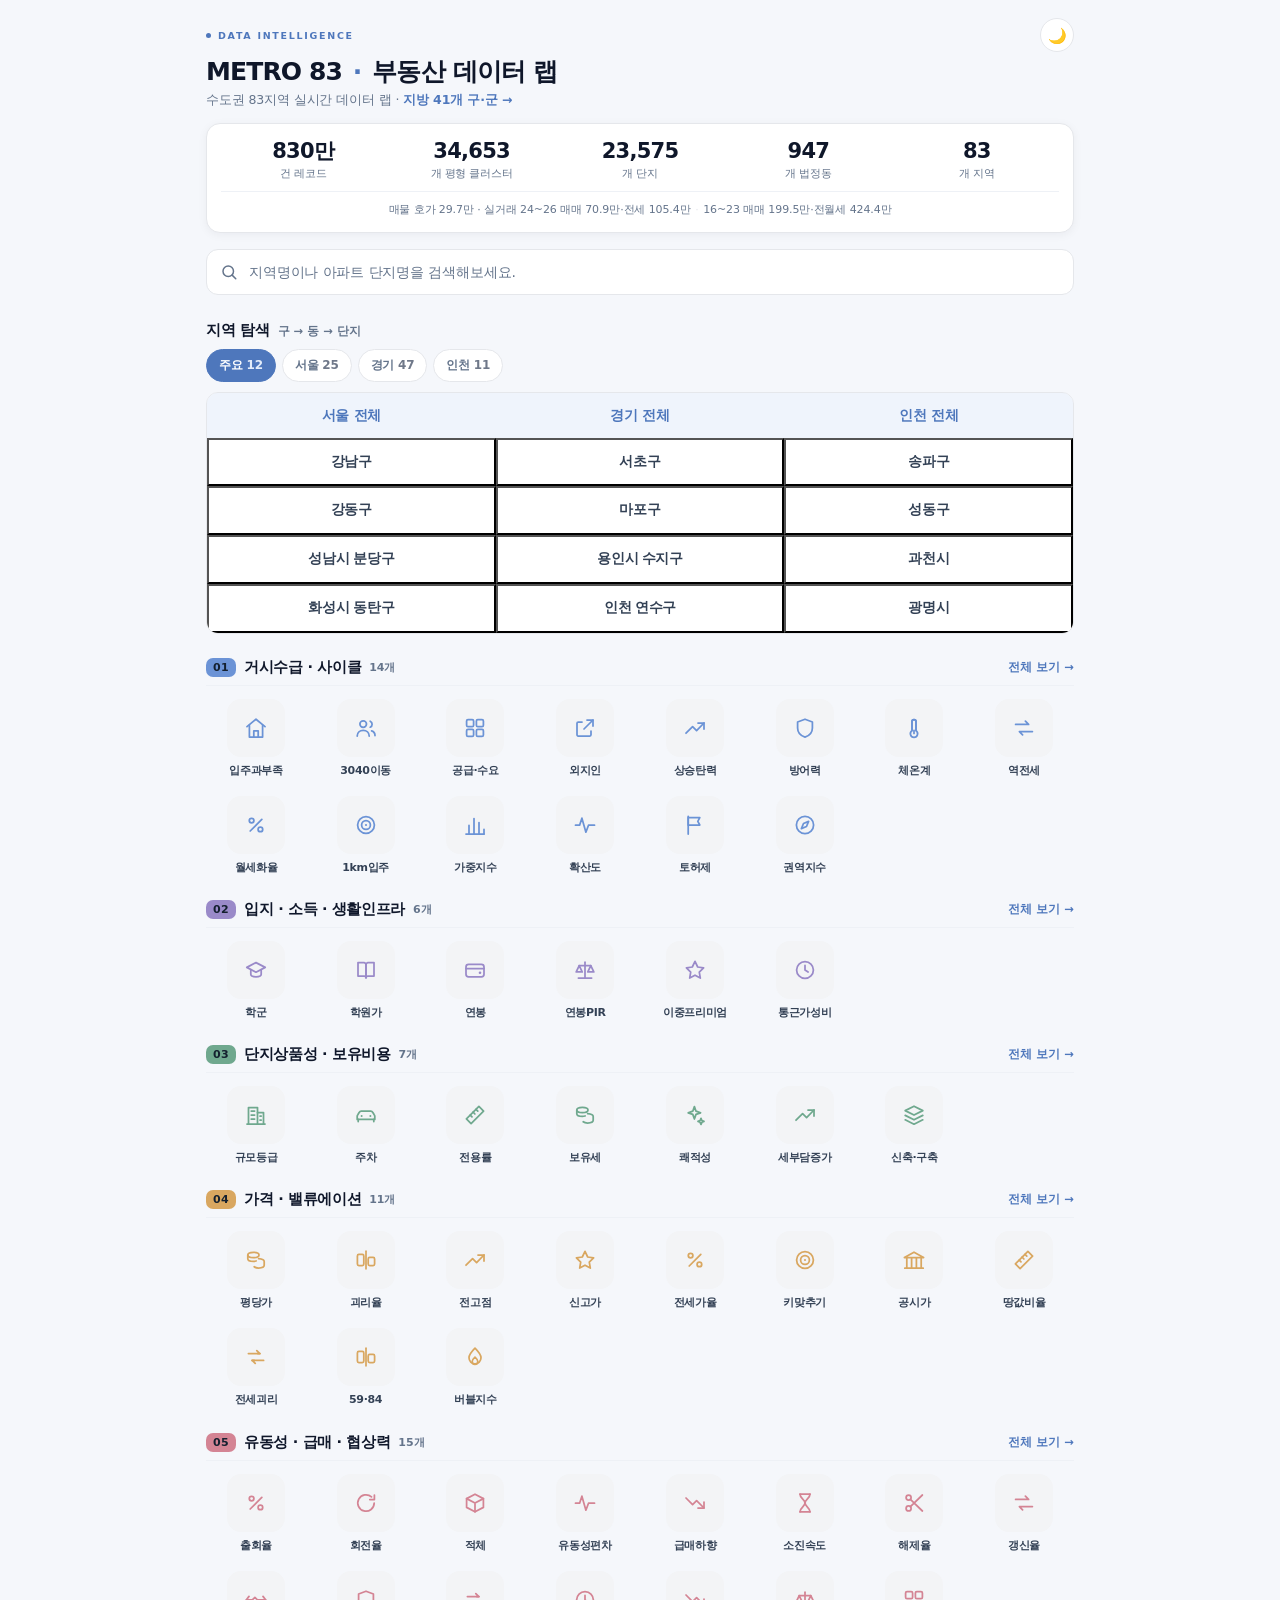
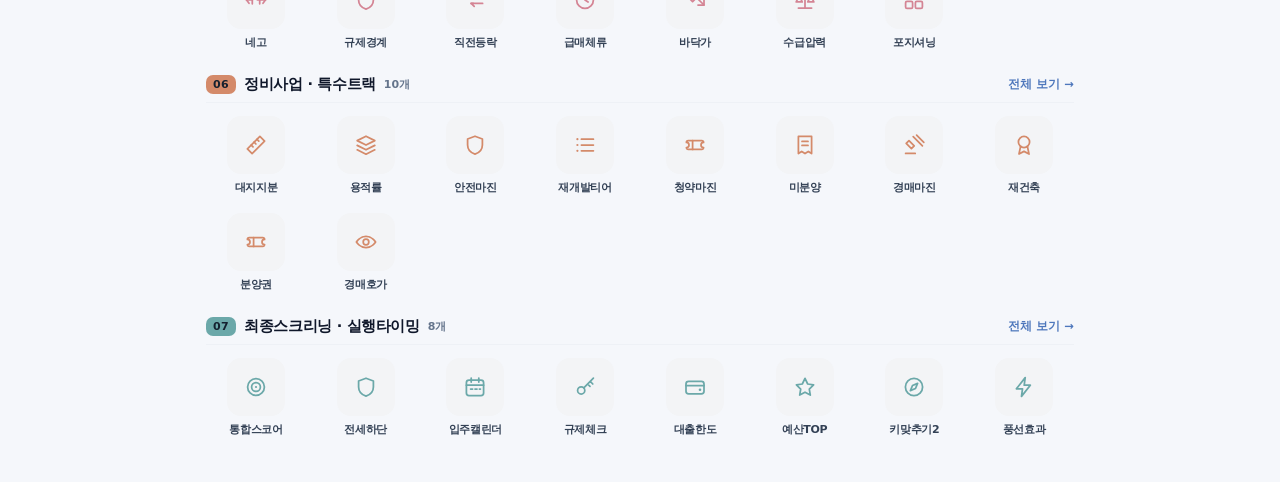
<file: index.html>
<!doctype html>
<html lang="ko">
<head>
<meta charset="utf-8" />
<meta name="viewport" content="width=device-width, initial-scale=1, viewport-fit=cover" />
<meta property="og:type" content="website">
<meta property="og:title" content="METRO 83 · 부동산 데이터 랩">
<meta property="og:description" content="서울 25구 · 경기 47시군구 · 인천 11구군 | 23,575단지 · 지표 70선 실시간 분석">
<meta property="og:image" content="https://k-apt.github.io/apt-dashboard/og-banner.png">
<meta property="og:image:width" content="1200">
<meta property="og:image:height" content="630">
<meta name="twitter:card" content="summary_large_image">
<title>METRO 83 · 부동산 데이터 랩</title>
<script>(function(){try{var t=localStorage.getItem('apt_theme');if(t!=='light'&&t!=='dark')t='light';document.documentElement.setAttribute('data-theme',t);}catch(e){document.documentElement.setAttribute('data-theme','light');}})();</script>
<style>
  :root{
    --bg:#F5F7FB; --card:#FFFFFF; --line:#E5E7EB; --line2:#EEF1F6;
    --ink:#0F172A; --sub:#64748B; --label:#334155; --tile:#F3F4F6; --tilehover:#E9EDF3;
    --acc:#4E77BC; --accsoft:#EFF4FC; --shadow:0 2px 10px rgba(16,24,40,.05);
    /* 에디토리얼 파스텔 — 앱(01~07)과 같은 톤 */
    --c1:#6B93D6; --c2:#9A8AC9; --c3:#6FA88E; --c4:#D9A760; --c5:#D48494; --c6:#D48A6A; --c7:#6BA8A9; --cx:#8F7FC0;
  }
  html[data-theme="dark"]{
    --bg:#0F172A; --card:#1E293B; --line:#334155; --line2:#2A394F;
    --ink:#F1F5F9; --sub:#94A3B8; --label:#CBD5E1; --tile:#25334A; --tilehover:#2D3E58;
    --acc:#A9C6EE; --accsoft:#24405F; --shadow:none;
    --c1:#8FB2E8; --c2:#B4A6E0; --c3:#89C0A6; --c4:#E6BC7F; --c5:#E39AA8; --c6:#E3A385; --c7:#94C7C4; --cx:#AB9DD8;
  }
  *{box-sizing:border-box}
  body{margin:0;background:var(--bg);color:var(--ink);
    font-family:-apple-system,BlinkMacSystemFont,"Apple SD Gothic Neo","Malgun Gothic","Noto Sans KR",system-ui,sans-serif;
    -webkit-font-smoothing:antialiased;-webkit-text-size-adjust:100%;text-size-adjust:100%;
    word-break:keep-all;overflow-wrap:break-word}
  a{color:inherit;text-decoration:none}
  .wrap{max-width:900px;margin:0 auto;padding:18px 16px 44px;
    padding-left:max(16px,env(safe-area-inset-left));padding-right:max(16px,env(safe-area-inset-right))}

  /* ---------------- 상단 헤더 ---------------- */
  .hd{margin:0 0 14px}
  .hdtop{display:flex;align-items:center;justify-content:space-between;gap:10px;min-height:34px}
  .hdmark{display:inline-flex;align-items:center;gap:7px;font-size:9.5px;font-weight:800;
    letter-spacing:.18em;color:var(--acc);text-transform:uppercase}
  .hdmark i{width:5px;height:5px;border-radius:50%;background:var(--acc);display:inline-block}
  .tgl{appearance:none;-webkit-appearance:none;width:34px;height:34px;flex:none;border-radius:50%;
    border:1px solid var(--line);background:var(--card);color:var(--ink);font-size:15px;line-height:1;
    display:flex;align-items:center;justify-content:center;cursor:pointer;padding:0}
  .tgl:hover{background:var(--tile)}
  .hdtitle{margin:6px 0 0;font-size:clamp(18px,5.1vw,25px);font-weight:800;letter-spacing:-.035em;
    line-height:1.15;white-space:nowrap;color:var(--ink)}
  .hdtitle em{font-style:normal;color:var(--acc);margin:0 .12em}
  .hdsub{margin:5px 0 0;font-size:12.5px;color:var(--sub);letter-spacing:-.01em}

  /* ---------------- KPI 요약 바 (가운데 정렬 · 균등 5칸) ---------------- */
  .kpi{background:var(--card);border:1px solid var(--line);border-radius:14px;
    padding:14px 10px 12px;margin:14px 0 0;box-shadow:var(--shadow)}
  .kpirow{display:grid;grid-template-columns:repeat(5,minmax(0,1fr));gap:0 4px;align-items:start}
  .k{display:flex;flex-direction:column;align-items:center;justify-content:flex-start;
    text-align:center;min-width:0;padding:0 2px}
  .k b{display:block;font-size:clamp(15px,4.1vw,21px);font-weight:800;letter-spacing:-.035em;line-height:1.12;
    color:var(--ink);font-variant-numeric:tabular-nums;white-space:nowrap}
  .k span{display:block;font-size:clamp(8.5px,2.25vw,10.5px);line-height:1.3;color:var(--sub);
    margin-top:4px;text-align:center;white-space:nowrap;letter-spacing:-.02em}
  @media(max-width:360px){ .k span{white-space:normal;word-break:keep-all} }
  .kpidet{margin-top:10px;padding-top:9px;border-top:1px solid var(--line2);
    text-align:center;color:var(--sub);font-size:clamp(9.6px,2.6vw,11px);line-height:1.62;letter-spacing:-.01em}
  .kpidet .d1,.kpidet .d2{display:block}
  .kpidet .d2{margin-top:1px}
  @media(min-width:620px){
    .kpi{padding:16px 14px 13px}
    .kpidet .d1,.kpidet .d2{display:inline}
    .kpidet .d2{margin-top:0}
    .kpidet .d2::before{content:"·";margin:0 .42em;color:var(--line)}
  }

  /* ---------------- 검색 ---------------- */
  .sbox{position:relative;margin:16px 0 0}
  .sbox input{width:100%;height:46px;border-radius:12px;border:1.5px solid var(--line);
    background:var(--card);color:var(--ink);font-family:inherit;font-size:14px;
    padding:0 40px 0 42px;outline:none;letter-spacing:-.01em}
  html[data-theme="dark"] .sbox input{border-color:#3B4A62}
  .sbox input::placeholder{color:var(--sub)}
  .sbox input:focus{border-color:var(--acc);box-shadow:0 0 0 3px rgba(37,99,235,.12)}
  .sicon{position:absolute;left:14px;top:50%;transform:translateY(-50%);width:18px;height:18px;
    color:var(--sub);pointer-events:none}
  .qclear{position:absolute;right:8px;top:50%;transform:translateY(-50%);width:28px;height:28px;
    border:0;border-radius:50%;background:transparent;color:var(--sub);font-size:14px;cursor:pointer;display:none}
  .qclear.on{display:block}
  .sdrop{position:absolute;left:0;right:0;top:calc(100% + 7px);z-index:40;background:var(--card);
    border:1px solid var(--line);border-radius:13px;box-shadow:0 14px 34px rgba(15,23,42,.16);
    overflow:hidden;display:none}
  .sdrop.on{display:block}
  .sdrop .sl{max-height:min(52vh,360px);overflow:auto;padding:5px}
  .sitem{display:flex;align-items:center;gap:10px;padding:9px 10px;border-radius:9px;cursor:pointer}
  .sitem:hover,.sitem.cur{background:var(--accsoft)}
  .sitem .bd{flex:none;font-size:10px;font-weight:800;letter-spacing:-.01em;border-radius:6px;
    padding:3px 7px;background:var(--tile);color:var(--sub)}
  .sitem .bd.rg{background:var(--accsoft);color:var(--acc)}
  .sitem .bd.dg{background:var(--tile);color:#0D9488}
  html[data-theme="dark"] .sitem .bd.dg{color:#2DD4BF}
  .sitem .tx{min-width:0;flex:1}
  .sitem .tx b{display:block;font-size:13.5px;font-weight:700;line-height:1.3;
    overflow:hidden;text-overflow:ellipsis;white-space:nowrap}
  .sitem .tx i{display:block;font-style:normal;font-size:11px;color:var(--sub);margin-top:2px;
    overflow:hidden;text-overflow:ellipsis;white-space:nowrap}
  .sitem .go{flex:none;color:var(--sub);font-size:12px}
  .sempty{padding:16px 12px;text-align:center;color:var(--sub);font-size:12.5px}

  /* ---------------- 지역 바로가기 (3열 · 얇은 테두리) ---------------- */
  .sh{display:flex;align-items:baseline;gap:8px;margin:26px 0 9px}
  .sh h2{margin:0;font-size:14.5px;font-weight:800;letter-spacing:-.02em}
  .sh span{font-size:11.5px;color:var(--sub);font-weight:600}
  .rtabs{display:flex;gap:6px;margin:0 0 9px;overflow-x:auto;scrollbar-width:none;
    -webkit-overflow-scrolling:touch;padding-bottom:1px}
  .rtabs::-webkit-scrollbar{display:none}
  .rtab{flex:none;appearance:none;font-family:inherit;font-size:12px;font-weight:700;letter-spacing:-.02em;
    color:var(--sub);background:var(--card);border:1px solid var(--line);border-radius:999px;
    padding:7px 12px;cursor:pointer;white-space:nowrap}
  .rtab b{font-weight:800;font-variant-numeric:tabular-nums;margin-left:4px;color:#6F7889}
  .rtab.on{color:#fff;background:var(--acc);border-color:var(--acc)}
  .rtab.on b{color:#E4EDFA}
  html[data-theme="dark"] .rtab.on{color:#0F172A;background:var(--acc);border-color:var(--acc)}
  html[data-theme="dark"] .rtab.on b{color:#28405E}
  .rgrid{display:grid;grid-template-columns:repeat(3,minmax(0,1fr));
    border:1px solid var(--line);border-radius:12px;overflow:hidden;background:var(--card)}
  .crumbwrap:empty{display:none}
  .crumb{display:flex;align-items:center;gap:6px;flex-wrap:wrap;margin:0 0 9px;font-size:12.5px;color:var(--sub)}
  .crumb .bk{appearance:none;border:1px solid var(--line);background:var(--card);color:var(--ink);
    width:28px;height:28px;border-radius:50%;font-size:13px;cursor:pointer;flex:none;line-height:1;padding:0}
  .crumb .bk:hover{background:var(--tile)}
  .crumb .path{display:flex;align-items:center;gap:6px;font-weight:600;min-width:0;flex-wrap:wrap}
  .crumb .path b{color:var(--ink);font-weight:800}
  .crumb .sp{color:#c3ccdb}
  .ropen{display:inline-flex;align-items:center;gap:6px;margin:0 0 12px;padding:9px 13px;border-radius:9px;
    background:var(--acc);color:#fff;font-size:12.5px;font-weight:800;text-decoration:none;letter-spacing:-.02em}
  .ropen:hover{filter:brightness(1.06)}
  html[data-theme="dark"] .ropen{background:var(--acc);color:#0F172A}
  .cxlist{border:1px solid var(--line);border-radius:12px;overflow:hidden;background:var(--card)}
  .cxrow{display:flex;align-items:center;gap:10px;width:100%;padding:12px 14px;border:0;background:var(--card);
    font-family:inherit;color:var(--ink);text-align:left;cursor:pointer;box-shadow:0 1px 0 var(--line)}
  .cxlist .cxrow:last-child{box-shadow:none}
  .cxrow:hover{background:var(--tile)}
  .cxrow .nm{flex:1;min-width:0;font-size:13.5px;font-weight:700;letter-spacing:-.02em;
    overflow:hidden;text-overflow:ellipsis;white-space:nowrap}
  .cxrow .hh{flex:none;font-size:11px;color:var(--sub);font-variant-numeric:tabular-nums}
  .cxrow .go{flex:none;color:var(--sub);font-size:12px}
  .rc{padding:14px 4px;text-align:center;font-size:13.5px;font-weight:700;color:var(--label);
    background:var(--card);letter-spacing:-.02em;line-height:1.25;transition:background .12s;
    box-shadow:1px 0 0 var(--line), 0 1px 0 var(--line)}
  .rc:hover{background:var(--tile)}
  .rc.grp{color:var(--acc);font-weight:800;background:var(--accsoft)}
  .rc.grp:hover{background:var(--accsoft);filter:brightness(.97)}

  /* ---------------- 카테고리 · 아이콘 타일 ---------------- */
  .sec{margin-top:24px}
  .sechd{display:flex;align-items:center;gap:8px;margin:0 0 12px;padding-bottom:8px;
    border-bottom:1px solid var(--line2)}
  .sechd .no{flex:none;font-size:11px;font-weight:800;letter-spacing:.04em;color:#14202F;
    background:var(--c);border-radius:7px;padding:3px 7px;font-variant-numeric:tabular-nums}
  .sechd h3{margin:0;font-size:14.5px;font-weight:800;letter-spacing:-.025em;color:var(--ink)}
  .sechd .cnt{font-size:11px;color:var(--sub);font-weight:600}
  .sechd .more{margin-left:auto;font-size:11.5px;font-weight:700;color:var(--acc);white-space:nowrap}
  .tiles{display:grid;grid-template-columns:repeat(4,minmax(0,1fr));gap:12px 4px}
  @media(min-width:560px){.tiles{grid-template-columns:repeat(6,minmax(0,1fr));gap:14px 8px}}
  @media(min-width:860px){.tiles{grid-template-columns:repeat(8,minmax(0,1fr));gap:16px 10px}}
  .tile{display:flex;flex-direction:column;align-items:center;gap:7px;padding:1px 0;min-width:0}
  .tbox{width:100%;max-width:58px;aspect-ratio:1;border-radius:14px;background:var(--tile);
    display:flex;align-items:center;justify-content:center;color:var(--c);transition:background .13s,transform .13s}
  .tbox svg{width:24px;height:24px;display:block}
  .tile:hover .tbox{background:var(--tilehover)}
  .tile:active .tbox{transform:scale(.94)}
  .tlab{font-size:11px;line-height:1.28;text-align:center;color:var(--label);font-weight:600;
    letter-spacing:-.03em;max-width:100%}
  html[data-theme="dark"] .sechd .no{background:var(--tile);color:var(--c)}
  .c1{--c:var(--c1)} .c2{--c:var(--c2)} .c3{--c:var(--c3)} .c4{--c:var(--c4)}
  .c5{--c:var(--c5)} .c6{--c:var(--c6)} .c7{--c:var(--c7)} .cxx{--c:var(--cx)}

  /* ---------------- 하단 ---------------- */
  .foot{margin-top:30px;padding-top:14px;border-top:1px solid var(--line);color:var(--sub);
    font-size:11.5px;line-height:1.75}
  .foot .fl{display:block;white-space:nowrap;font-size:clamp(8.6px,2.55vw,11.5px);
    letter-spacing:-.02em;font-variant-numeric:tabular-nums;color:var(--sub)}
</style>
</head>
<body>
<div class="wrap">

  <header class="hd">
    <div class="hdtop">
      <span class="hdmark"><i></i>DATA INTELLIGENCE</span>
      <button id="themeBtn" class="tgl" type="button" aria-label="다크 모드로 전환" title="화이트/다크 테마">🌙</button>
    </div>
    <h1 class="hdtitle">METRO 83 <em>·</em> 부동산 데이터 랩</h1>
    <p class="hdsub">수도권 83지역 실시간 데이터 랩 · <a href="regional/" style="color:var(--acc);font-weight:700">지방 41개 구·군 →</a></p>
  </header>

  <div class="kpi">
    <div class="kpirow">
      <div class="k"><b title="8,299,656건">830만</b><span>건 레코드</span></div>
      <div class="k"><b>34,653</b><span>개 평형 클러스터</span></div>
      <div class="k"><b>23,575</b><span>개 단지</span></div>
      <div class="k"><b>947</b><span>개 법정동</span></div>
      <div class="k"><b>83</b><span>개 지역</span></div>
    </div>
    <div class="kpidet"><span class="d1">매물 호가 29.7만 · 실거래 24~26 매매 70.9만·전세 105.4만</span><span class="d2">16~23 매매 199.5만·전월세 424.4만</span></div>
  </div>

  <div class="sbox">
    <svg class="sicon" viewBox="0 0 24 24" fill="none" stroke="currentColor" stroke-width="2" stroke-linecap="round"><circle cx="11" cy="11" r="7"></circle><path d="M16.2 16.2 21 21"></path></svg>
    <input id="q" type="text" inputmode="search" enterkeyhint="search" autocomplete="off"
           placeholder="지역명이나 아파트 단지명을 검색해보세요." aria-label="지역·단지 검색">
    <button id="qclear" class="qclear" type="button" aria-label="검색어 지우기">✕</button>
    <div class="sdrop" id="sd" role="listbox" aria-label="검색 결과"><div class="sl" id="sl"></div></div>
  </div>

  <div class="sh"><h2>지역 탐색</h2><span>구 → 동 → 단지</span></div>
  <div class="rtabs" id="rtabs" role="tablist" aria-label="지역 범위 선택"></div>
  <div class="crumbwrap" id="crumb"></div>
  <nav class="rgrid" id="rgrid" aria-label="지역·법정동 바로가기"></nav>
  <div class="cxlist" id="cxlist" hidden></div>

  <div id="secs"></div>

</div>

<script>
const PD = {"regions":[{"n":"강남구","a":"서울"},{"n":"강동구","a":"서울"},{"n":"강북구","a":"서울"},{"n":"강서구","a":"서울"},{"n":"관악구","a":"서울"},{"n":"광진구","a":"서울"},{"n":"구로구","a":"서울"},{"n":"금천구","a":"서울"},{"n":"노원구","a":"서울"},{"n":"도봉구","a":"서울"},{"n":"동대문구","a":"서울"},{"n":"동작구","a":"서울"},{"n":"마포구","a":"서울"},{"n":"서대문구","a":"서울"},{"n":"서초구","a":"서울"},{"n":"성동구","a":"서울"},{"n":"성북구","a":"서울"},{"n":"송파구","a":"서울"},{"n":"양천구","a":"서울"},{"n":"영등포구","a":"서울"},{"n":"용산구","a":"서울"},{"n":"은평구","a":"서울"},{"n":"종로구","a":"서울"},{"n":"중구","a":"서울"},{"n":"중랑구","a":"서울"},{"n":"가평군","a":"경기"},{"n":"고양시 덕양구","a":"경기"},{"n":"고양시 일산동구","a":"경기"},{"n":"고양시 일산서구","a":"경기"},{"n":"과천시","a":"경기"},{"n":"광명시","a":"경기"},{"n":"광주시","a":"경기"},{"n":"구리시","a":"경기"},{"n":"군포시","a":"경기"},{"n":"김포시","a":"경기"},{"n":"남양주시","a":"경기"},{"n":"동두천시","a":"경기"},{"n":"부천시 소사구","a":"경기"},{"n":"부천시 오정구","a":"경기"},{"n":"부천시 원미구","a":"경기"},{"n":"성남시 분당구","a":"경기"},{"n":"성남시 수정구","a":"경기"},{"n":"성남시 중원구","a":"경기"},{"n":"수원시 권선구","a":"경기"},{"n":"수원시 영통구","a":"경기"},{"n":"수원시 장안구","a":"경기"},{"n":"수원시 팔달구","a":"경기"},{"n":"시흥시","a":"경기"},{"n":"안산시 단원구","a":"경기"},{"n":"안산시 상록구","a":"경기"},{"n":"안성시","a":"경기"},{"n":"안양시 동안구","a":"경기"},{"n":"안양시 만안구","a":"경기"},{"n":"양주시","a":"경기"},{"n":"양평군","a":"경기"},{"n":"여주시","a":"경기"},{"n":"연천군","a":"경기"},{"n":"오산시","a":"경기"},{"n":"용인시 기흥구","a":"경기"},{"n":"용인시 수지구","a":"경기"},{"n":"용인시 처인구","a":"경기"},{"n":"의왕시","a":"경기"},{"n":"의정부시","a":"경기"},{"n":"이천시","a":"경기"},{"n":"파주시","a":"경기"},{"n":"평택시","a":"경기"},{"n":"포천시","a":"경기"},{"n":"하남시","a":"경기"},{"n":"화성시 동탄구","a":"경기"},{"n":"화성시 만세구","a":"경기"},{"n":"화성시 병점구","a":"경기"},{"n":"화성시 효행구","a":"경기"},{"n":"인천 강화군","a":"인천"},{"n":"인천 검단구","a":"인천"},{"n":"인천 계양구","a":"인천"},{"n":"인천 남동구","a":"인천"},{"n":"인천 미추홀구","a":"인천"},{"n":"인천 부평구","a":"인천"},{"n":"인천 서해구","a":"인천"},{"n":"인천 연수구","a":"인천"},{"n":"인천 영종구","a":"인천"},{"n":"인천 옹진군","a":"인천"},{"n":"인천 제물포구","a":"인천"}],"dongs":{"25":["가평읍","상면","설악면","조종면","청평면"],"0":["개포동","논현동","대치동","도곡동","삼성동","세곡동","수서동","신사동","압구정동","역삼동","율현동","일원동","자곡동","청담동"],"1":["강일동","고덕동","길동","둔촌동","명일동","상일동","성내동","암사동","천호동"],"2":["미아동","번동","수유동","우이동"],"3":["가양동","공항동","내발산동","등촌동","마곡동","방화동","염창동","화곡동"],"26":["고양동","관산동","덕은동","도내동","동산동","삼송동","성사동","신원동","오금동","원흥동","주교동","지축동","토당동","행신동","향동동","화정동"],"27":["마두동","백석동","사리현동","성석동","식사동","장항동","정발산동","중산동","풍동"],"28":["가좌동","대화동","덕이동","일산동","주엽동","탄현동"],"29":["갈현동","별양동","부림동","원문동","주암동","중앙동"],"4":["남현동","봉천동","신림동"],"30":["광명동","소하동","일직동","철산동","하안동"],"31":["경안동","고산동","곤지암읍","능평동","도척면","매산동","목현동","문형동","삼동","송정동","신현동","쌍령동","양벌동","역동","장지동","초월읍","추자동","탄벌동","태전동","회덕동"],"5":["광장동","구의동","군자동","능동","자양동","중곡동","화양동"],"6":["가리봉동","개봉동","고척동","구로동","궁동","신도림동","오류동","온수동","천왕동","항동"],"32":["갈매동","교문동","수택동","아천동","인창동","토평동"],"33":["금정동","당동","당정동","대야미동","도마교동","부곡동","산본동"],"7":["가산동","독산동","시흥동"],"34":["감정동","걸포동","고촌읍","구래동","마산동","북변동","사우동","양촌읍","운양동","장기동","통진읍","풍무동","하성면"],"35":["금곡동","다산동","별내동","별내면","오남읍","와부읍","진건읍","진접읍","퇴계원읍","평내동","호평동","화도읍"],"8":["공릉동","상계동","월계동","중계동","하계동"],"9":["도봉동","방학동","쌍문동","창동"],"10":["답십리동","신설동","용두동","이문동","장안동","전농동","제기동","청량리동","회기동","휘경동"],"36":["광암동","동두천동","보산동","상패동","생연동","송내동","지행동"],"11":["노량진동","대방동","동작동","본동","사당동","상도1동","상도동","신대방동","흑석동"],"12":["공덕동","구수동","노고산동","대흥동","도화동","동교동","마포동","망원동","상수동","상암동","서교동","성산동","신공덕동","신수동","신정동","아현동","연남동","염리동","용강동","중동","창전동","토정동","하중동","합정동","현석동"],"37":["괴안동","범박동","소사본동","송내동","심곡본동","옥길동"],"38":["고강동","내동","삼정동","여월동","오정동","원종동","작동"],"39":["도당동","상동","소사동","심곡동","약대동","역곡동","원미동","중동","춘의동"],"13":["남가좌동","냉천동","대신동","대현동","미근동","북가좌동","북아현동","연희동","영천동","창천동","천연동","충정로2가","충정로3가","합동","현저동","홍은동","홍제동"],"14":["내곡동","반포동","방배동","서초동","신원동","양재동","우면동","잠원동"],"40":["구미동","금곡동","대장동","백현동","분당동","삼평동","서현동","수내동","야탑동","운중동","이매동","정자동","판교동"],"41":["고등동","단대동","복정동","수진동","시흥동","신촌동","신흥동","양지동","창곡동","태평동"],"42":["금광동","도촌동","상대원동","성남동","여수동","은행동","중앙동","하대원동"],"15":["금호동1가","금호동2가","금호동3가","금호동4가","도선동","마장동","사근동","상왕십리동","성수동1가","성수동2가","송정동","옥수동","용답동","응봉동","하왕십리동","행당동","홍익동"],"16":["길음동","돈암동","동선동1가","동선동3가","동선동4가","동선동5가","동소문동4가","동소문동5가","동소문동6가","동소문동7가","보문동1가","보문동2가","보문동3가","보문동4가","보문동6가","보문동7가","삼선동2가","삼선동3가","삼선동4가","삼선동5가","상월곡동","석관동","성북동","성북동1가","안암동1가","안암동3가","안암동4가","안암동5가","장위동","정릉동","종암동","하월곡동"],"17":["가락동","거여동","마천동","문정동","방이동","삼전동","석촌동","송파동","신천동","오금동","잠실동","장지동","풍납동"],"43":["고색동","곡반정동","구운동","권선동","금곡동","당수동","서둔동","세류동","오목천동","입북동","탑동","평동","호매실동"],"44":["망포동","매탄동","신동","영통동","원천동","원천동(광교)","이의동","이의동(광교)","하동","하동(광교)"],"45":["송죽동","연무동","영화동","율전동","이목동","정자동","조원동","천천동","파장동"],"46":["고등동","교동","매교동","매산로1가","매산로2가","매산로3가","우만동","인계동","지동","화서동"],"47":["거모동","광석동","군자동","논곡동","능곡동","대야동","도창동","매화동","목감동","미산동","배곧동","산현동","신천동","월곶동","은행동","장곡동","장현동","정왕동","조남동","죽율동","포동","하상동","하중동"],"48":["고잔동","선부동","신길동","와동","원곡동","원시동","초지동"],"49":["건건동","본오동","부곡동","사동","사사동","성포동","수암동","월피동","이동","일동","장상동","팔곡일동"],"50":["가사동","공도읍","금광면","금산동","금석동","낙원동","당왕동","대덕면","동본동","미양면","보개면","봉산동","석정동","숭인동","신건지동","신소현동","신흥동","아양동","옥산동","원곡면","인지동","일죽면","죽산면","중리동","창전동"],"51":["관양동","비산동","평촌동","호계동"],"52":["박달동","석수동","안양동"],"53":["고암동","고읍동","광사동","광적면","남면","남방동","덕계동","덕정동","만송동","백석읍","산북동","삼숭동","옥정동","장흥면","회정동"],"18":["목동","신월동","신정동"],"54":["강상면","개군면","양동면","양서면","양평읍","용문면"],"55":["가남읍","교동","멱곡동","상동","세종대왕면","연양동","오학동","월송동","점봉동","창동","천송동","하동","현암동","홍문동"],"56":["신서면","연천읍","전곡읍","청산면"],"19":["당산동","당산동1가","당산동2가","당산동3가","당산동4가","당산동5가","당산동6가","대림동","도림동","문래동2가","문래동3가","문래동4가","문래동5가","문래동6가","신길동","양평동1가","양평동2가","양평동3가","양평동4가","양평동5가","양평동6가","여의도동","영등포동","영등포동1가","영등포동2가","영등포동3가","영등포동4가","영등포동5가","영등포동7가","영등포동8가"],"57":["가수동","가장동","갈곶동","고현동","궐동","금암동","내삼미동","누읍동","벌음동","부산동","서동","세교동","수청동","양산동","오산동","외삼미동","원동","은계동","지곶동","청학동","청호동","탑동"],"20":["갈월동","도원동","동빙고동","동자동","문배동","보광동","산천동","서계동","서빙고동","신계동","신창동","용문동","용산동2가","용산동5가","원효로1가","원효로2가","원효로3가","원효로4가","이촌동","이태원동","주성동","청암동","청파동1가","청파동3가","한강로1가","한강로2가","한강로3가","한남동","효창동","후암동"],"58":["고매동","공세동","구갈동","농서동","동백동","마북동","보라동","보정동","상갈동","상하동","서천동","신갈동","언남동","영덕동","중동","지곡동","청덕동","하갈동"],"59":["동천동","상현동","성복동","신봉동","죽전동","풍덕천동"],"60":["고림동","김량장동","남동","남사읍","마평동","모현읍","백암면","삼가동","양지읍","역북동","운학동","원삼면","유방동","이동읍","포곡읍"],"21":["갈현동","구산동","녹번동","대조동","불광동","수색동","신사동","역촌동","응암동","증산동","진관동"],"61":["고천동","내손동","삼동","오전동","왕곡동","청계동","초평동","포일동","학의동"],"62":["가능동","고산동","금오동","낙양동","녹양동","민락동","산곡동","신곡동","용현동","의정부동","장암동","호원동"],"63":["갈산동","고담동","관고동","대월면","마장면","백사면","부발읍","사음동","송정동","신둔면","안흥동","장호원읍","중리동","증일동","증포동","창전동","호법면"],"72":["강화읍","길상면","선원면"],"73":["금곡동","당하동","대곡동","마전동","백석동","불로동","오류동","왕길동","원당동"],"74":["계산동","귤현동","동양동","박촌동","방축동","병방동","서운동","오류동","용종동","이화동","임학동","작전동","장기동","효성동"],"75":["간석동","구월동","남촌동","논현동","도림동","만수동","서창동","장수동"],"76":["관교동","도화동","문학동","숭의동","용현동","주안동","학익동"],"77":["갈산동","구산동","부개동","부평동","산곡동","삼산동","십정동","일신동","청천동"],"78":["가정동","가좌동","검암동","경서동","공촌동","석남동","신현동","심곡동","연희동","청라동"],"79":["동춘동","선학동","송도동","연수동","옥련동","청학동"],"80":["운남동","운북동","운서동","중산동"],"81":["영흥면"],"82":["관동3가","내동","답동","도원동","만석동","북성동1가","북성동2가","북성동3가","사동","송림동","송월동1가","송월동2가","송학동2가","송현동","신생동","신흥동1가","신흥동2가","신흥동3가","인현동","전동","항동7가","화수동"],"22":["견지동","경운동","교북동","구기동","낙원동","내수동","누상동","당주동","동숭동","명륜1가","명륜2가","명륜3가","무악동","부암동","사직동","수송동","숭인동","신교동","신문로1가","신문로2가","신영동","연건동","연지동","옥인동","이화동","익선동","인의동","창신동","청운동","충신동","통인동","평동","평창동","필운동","행촌동","혜화동","홍파동","효제동"],"23":["광희동1가","남대문로5가","남산동2가","남창동","만리동1가","만리동2가","묵정동","산림동","순화동","신당동","예장동","오장동","을지로5가","인현동2가","입정동","장충동1가","장충동2가","정동","주교동","중림동","충무로4가","충무로5가","필동1가","필동3가","황학동","회현동1가","회현동2가","흥인동"],"24":["망우동","면목동","묵동","상봉동","신내동","중화동"],"64":["검산동","광탄면","금릉동","금촌동","다율동","당하동","동패동","목동동","문발동","문산읍","법원읍","서패동","신촌동","아동동","야당동","야동동","와동동","적성면","조리읍","탄현면","파주읍"],"65":["가재동","고덕동","고덕면","군문동","독곡동","동삭동","비전동","서정동","세교동","소사동","신장동","안중읍","오성면","용이동","이충동","장당동","장안동","죽백동","지산동","지제동","진위면","청북읍","칠괴동","칠원동","통복동","팽성읍","평택동","포승읍","합정동","현덕면"],"66":["가산면","관인면","군내면","선단동","소흘읍","신북면","신읍동","어룡동","영북면","영중면","일동면"],"67":["감이동","감일동","덕풍동","망월동","선동","신장동","창우동","풍산동","학암동","학암동(위례)"],"68":["능동","목동","반송동","산척동","석우동","송동","신동","여울동","영천동","장지동","청계동"],"69":["남양읍","마도면","새솔동","송산면","우정읍","장안면","팔탄면","향남읍"],"70":["기산동","능동","반월동","반정동","병점동","송산동","안녕동","진안동"],"71":["기안동","매송면","봉담읍","비봉면","정남면"]},"cx":{"15:8":[["현대",217],["트리마제",688],["성수대우2차",283],["한양현대",168],["아크로서울포레스트(주상복합)",280],["청호서울숲뜨레피움",28],["YG포레스트(주상복합)",18],["서울숲아이파크리버포레1차",825],["에스포레",25],["우성",55],["서울숲해오름",49],["갤러리아포레(주상복합)",230],["강변건영",580],["서울숲대림",372],["성수동아그린",331],["동아",390],["뚝섬현대",99],["쌍용",777],["성수우방",92],["한진타운",378],["성수현대그린",219],["성수동양",142],["중앙하이츠빌",256],["성수금호베스트빌3차",159]],"3:3":[["등촌주공10단지",566],["삼우지엔씨",18],["우성",244],["한사랑삼성2차",339],["등촌마을서광",430],["태진아름",221],["등촌3차보람쉬움",65],["예지펠리스",16],["태영",186],["청솔펠리체",25],["해태골든팰리스(주상복합)",19],["등촌보람6차",35],["천우네오젠(645-14)",18],["등촌주공2단지",505],["서울시니어스강서타워(주상복합)",101],["나성",65],["씨엘하임(도시형)",28],["풍성애뜨란",29],["등촌주공3단지",1016],["한울팰리스(주상복합)",29],["그린임광",168],["지엠벨리(주상복합)",48],["가양역두산위브",220],["등촌파밀리에더클래식",120],["한울H밸리움2차(도시형)",16],["등촌주공5단지",1045],["등촌역삼익퀸즈포디엄(도시형)",104],["마곡루나플라체(도시형)",144],["라움팰리스",16],["등촌보람쉬움5차(더하임)",45],["등촌아이파크",1653],["동양하우징(도시형)",78],["등촌주공8단지",445],["더자하",16],["미가채(도시형)",13],["메종드NK(도시형)",17],["그레이스힐(주상복합)",182],["미주진로",488],["더프라임(도시형)",29],["디앤써밋모이다(도시형)",26],["등촌엠타운(도시형)",31],["두보하이츠",213],["등촌지와인",136],["소미골드타운(도시형)",15],["등촌역아트포레(도시형)",18],["힐스테이트등촌역",543],["등촌센트럴르씨엘",73],["등마루",12],["서울시니어스가양타워(실버주택,주상복합)",188],["등촌코오롱",191],["등촌현대2차",89],["등촌월드메르디앙",145],["코오롱오투빌2차",105],["e-편한대림",222],["등촌대림",680],["등촌동성",457],["라인",317],["부영",712],["한사랑삼성1차",244],["대동황토방1차",241],["대동황토방2차",196],["코오롱하늘채",200],["삼형그레이스빌",87],["등촌보람2차",101],["등촌신원",68],["신세계",19],["두보",64],["등촌성원",16],["심미에셈빌",47]],"5:4":[["자양한양(재건축)",444],["현대강변",208],["자양2차현대",235],["자양현대3차",439],["그린",33],["경남아너스빌",150],["구의현대하이엘(주상복합)",98],["유림",10],["래미안프리미어팰리스(주상복합)",264],["큐브스테이트(도시형)",20],["테라팰리스건대2차",68],["자양호반써밋(주상복합)",305],["현대6차",178],["대종리버빌",19],["결(도시형)",14],["자양명진센트라임(도시형)",27],["더샵스타시티(주상복합)",1177],["롯데캐슬리버파크시그니처",878],["이튼타워리버1차(주상복합)",146],["자양하늘채베르",165],["광진트라팰리스(주상복합)",204],["자양삼성",10],["구의현대홈시티(주상복합)",102],["롯데캐슬이스트폴",1063],["이튼타워리버2차(주상복합)",131],["자양힐",64],["광진한화꿈에그린",116],["이튼타워리버3차(주상복합)",260],["태천해오름(주상복합)",18],["한강로얄",19],["광진하나플러스",43],["광진하우스토리한강",82],["이튼타워리버5차",279],["경남",232],["자양현대(645-5)",182],["한강현대",204],["신호빌라트",14],["금강KCC",69],["대원리버빌",40],["우방리버파크",214],["한솔리베르",185],["자양10차현대홈타운",245],["자양7차현대홈타운",252],["자양8차현대홈타운",257],["자양9차현대홈타운",119],["현대빌라트",18],["한강극동",158],["한강성원",140],["한강우성",355],["대동",314],["진넥스빌",19],["로얄동아",322],["우성1차",656],["자양5차현대",270],["삼성",375],["우성2차",405],["자양우성3차",464],["자양우성4차",66],["자양우성5차",80],["우성6차",96],["우성7차",625],["한라",329]],"0:13":[["건영",240],["상지리츠빌6차",19],["한신오페라하우스",63],["청담래미안로이뷰",177],["청담범신칼릭스빌2차",18],["골든아트빌(주상복합)",19],["빌폴라리스",19],["상지카일룸",17],["상지리츠빌5차",52],["청담파라곤Ⅱ 1단지",18],["청담파라곤Ⅱ 2단지",17],["마크힐스1,2단지",38],["상지리츠빌4차",38],["청담상지리츠빌3차",24],["대우로얄카운티II",13],["연세리버테라스",19],["연세힐하우스I",18],["청담대우유로카운티",196],["상지리츠빌10차",17],["연세리버빌3차",19],["상지리츠빌카일룸3차",19],["청담신원아침도시마인(도시형)",89],["연세힐하우스II",6],["강변상지리츠빌",12],["하우스에딘브로우",16],["청담대우로얄카운티Ⅰ",17],["청담우방",100],["청담파크빌",10],["청담아이파크",108],["청담자이",708],["연세2차",13],["청담아르지움(도시형)",29],["현대1차",96],["현대2차",214],["청담스위트(도시형)",124],["청담CJ빌리지",11],["동궁빌리지",16],["청담포레",11],["청담린든그로브",114],["청담마크노빌",12],["청담신동아빌라트",18],["청담갤러리파크",6],["더리버스청담(주상복합)",12],["라테라스청담(도시형)",88],["청담영풍마드레빌",49],["더헤리움(B동)",8],["더헤리움(A동,도시형)",10],["청담스테이",16],["T.S.",8],["효성청담101",35],["청담어퍼하우스",18],["헤스티아",4],["에테르노청담(주상복합)",29],["뉴현대리버빌",15],["에비뉴나인티(도시형)",28],["PH129",29],["효성청담101 2차",28],["청담클래스(도시형)",16],["대우로얄카운티V",12],["청담대우멤버스카운티Ⅲ",19],["삼호",45],["LG",11],["청담힐",30],["청담대우멤버스카운티V",19],["현대(43-1)",19],["프레힐청담",16],["청담e-편한세상2차",142],["청담동양파라곤",92],["루시아청담546더리버",15],["청담르엘",1261],["레이어청담(도시형)",28],["워너청담",16],["청담e-편한세상2차(204동)",41],["한신오페라하우스2차",42],["청담대우멤버스카운티VI",19],["청담대우멤버스카운티9차",10],["청담대우멤버스카운티11차",18],["청담대우멤버스카운티XII",16],["청담휴먼스타빌",191],["청담e-편한세상3차",49],["청담e-편한세상2차(205동)",41],["상지리츠빌카일룸2차",15],["청담e-편한세상4차",94],["청담범신칼릭스빌",18],["청담그랑빌(주상복합)",19],["씨티2차",37],["구산",37],["청담삼성1차",158],["청담삼성3차",217],["목화",19],["청담e-편한세상1차",271],["진흥",375],["신동아",106],["삼성청담공원",391],["삼환",184],["청담현대3차",317]],"79:3":[["승기마을",1370],["연수프라자(도시형)",78],["이레하이니스(주상복합)",48],["경남",620],["대동",768],["대림",640],["대우1",390],["동남",420],["문남마을",400],["연수2시영",1200],["영남",622],["우성1",1088],["우성2",2044],["우주",230],["유천",788],["인향",220],["연수주공2차",960],["주공3",1170],["태산",420],["풍림1",769],["효정",312],["연수푸르지오1단지",117],["연수푸르지오2단지",110],["연수푸르지오3단지",102],["태경",220],["성일",414],["세경",567],["대명",108]],"14:3":[["아이파크빌",66],["예림",16],["서초교대e편한세상",435],["서초e-편한세상1차",154],["서초동아",12],["서초상지리츠빌3차",18],["서초상지리츠빌4차",17],["서초상지리츠빌5차",12],["서초롯데캐슬메디치(주상복합)",50],["서초상지리츠빌7차",14],["서초대림빌라트",18],["현대빌리지",13],["햄튼코트",19],["서초대우로얄카운티",10],["서초트레져",14],["벽산서초블루밍",19],["서초한양수자인",24],["한라비발디스튜디오193(도시형)",149],["서초코아",15],["서초롯데캐슬프레지던트",280],["서초삼원그린빌",12],["강남역푸르지오시티(도시형)",137],["보미리즌빌",10],["서초중흥S-클래스(도시형)",91],["로얄하이츠",12],["블루힐65(도시형)",10],["서초대우(엘로즈카운티)",73],["서초푸르지오써밋",907],["마제스타시티힐스테이트서리풀(주거복합)",116],["강남아르젠(도시형)",27],["서초자연인",29],["칼리아빌",10],["래미안서초에스티지",421],["동아(도시형)",62],["월드메르디앙(1634-9)",37],["더샵오데움(104동)",10],["래미안서초에스티지S",593],["서리풀월드메르디앙레브",40],["서초자연인(도시형)",29],["서초프레스티지",28],["서초풍림아이원",36],["서초로얄",40],["끄레메빌",14],["래미안서초유니빌(주상복합)",440],["서초드림하이츠",10],["더샵오데움(105동)",4],["서초e-편한세상2차",159],["서초한빛삼성",264],["서초웰하우스",12],["서초블레스",16],["샹보르",19],["우정에쉐르",77],["롯데캐슬클래식",990],["서초센트럴아이파크",318],["그린빌라트(주상복합)",19],["서초아트갤러리(도시형)",20],["밀라텔쉐르빌(엠쉐르빌,주상복합)",125],["더샵서초(주상복합)",329],["서초트라팰리스(주상복합)",257],["서초이오빌(주상복합)",462],["스위트서초(도시형)",20],["래미안리더스원",1317],["와이에이치빌리지(도시형)",20],["현대ESA2(주상복합)",174],["루컴즈힐서리풀",28],["서초그랑자이",1446],["서초노블레스(1362-10,주상복합)",50],["대성유니드",83],["DK밸리뷰시티",81],["서초지에스타워(주상복합)",54],["두원에코타운(도시형)",26],["서초래미안",1129],["디아레나서초(주상복합)",90],["서초블리스",23],["장미",18],["서초대우아이빌(주상복합)",215],["비버리캐슬",42],["더아크리움",16],["경남아너스빌(1608-28)",32],["서초에지앙",19],["서초롯데캐슬리버티",132],["신원아침도시",40],["서초예성그린",36],["서초자이르네",67],["더미켈란",67],["DK밸리뷰서초2차(도시형)",105],["서초레몬(주상복합)",24],["서초프라임헤센",55],["두산위브트레지움",98],["더샵오데움(101,102동)",95],["서초현대홈타운",68],["서초e-편한세상5차",161],["서초e-편한세상3차",77],["브라운스톤서초(주상복합)",42],["스타시드(도시형)",8],["서초파라곤(주상복합)",60],["월드메르디앙오페라하우스",47],["강남태영데시앙루브(주상복합)",50],["경남아너스빌(1455-9)",55],["갤러리하우스",15],["서초타워씨티빌(선경)",19],["서초아트래디앙",24],["더프레임서초(도시형)",86],["서초극동스타클래스 I",90],["서초아크빌",31],["월드빌라트",19],["장복엘리트타운",18],["현대서초빌라트(1495-1)",19],["현대서초빌라트(1497-18)",11],["서초대우디오빌프라임(주상복합)",112],["서초두산위브2",47],["삼환바우스(주상복합)",40],["서초쌍용플래티넘(주상복합)",109],["한승미메이드",18],["서초동일하이빌(주상복합)",54],["서초신원아침도시2차",88],["서초자이",184],["서린",18],["서초래미안4차",56],["서초래미안5차",54],["서초래미안7차",79],["PH1603(도시형)",124],["서초타운트라팰리스(주상복합)",48],["서초두산위브(주상복합)",78],["서초현대타워(주상복합)",38],["서초나산스위트(주상복합)",24],["서초동아타워(주상복합)",64],["서초대성유니드",19],["서초래미안3차",31],["서초캐슬",19],["엘리제",10],["서초벽산블루밍",60],["JC라디앙",14],["서초오로라",18],["서초우방유쉘",49],["서초지웰",60],["서초극동스타클래스2",60],["TS프리우스",18],["서초SK뷰",47],["수광빌라트",12],["서초엔-스위트1차",36],["트라움하우스5차",18],["트라움하우스3차",19],["월드메르디앙(1549-3)",44],["서초",18],["서초상지리츠빌8차",18],["서초상지리츠빌10차",19],["래미안서초스위트",392],["새티스(1435-2)",18],["서초한일유앤아이(주상복합)",60],["서초아트자이(주상복합)",164],["서초롯데캐슬84",84],["삼성서초가든스위트",141],["서초현대",299],["서초현대4차",160],["아크로비스타(주상복합)",757],["동원베네스트",126],["서초삼성래미안",299],["서초한신",194],["현대슈퍼빌(주상복합)",645],["현대ESA(주상복합)",122],["두진한아름",42],["초원현대",48],["서초한신리빙타워(주상복합)",103],["서초녹원",35],["삼풍",2390],["우성5차",408],["유원서초",590],["진흥",615],["서초한일",86],["서초아이파크",115],["롯데캐슬SPA",58],["현대",413],["서초금호어울림",84],["서초동아빌라트1타운",19],["서초동아빌라트2타운(주상복합)",19],["서초리시온(주상복합)",293],["서초태동스위트",17],["서초현대3차",96],["삼성쉐르빌II(주상복합)",365],["롯데캐슬주피터",110],["현대성우(주상복합)",138],["풍림아이원플러스(주상복합)",200]],"59:4":[["내대지마을푸르지오",142],["도담마을휴먼빌",260],["죽전역월드메르디앙(주상복합)",104],["꽃메마을아이파크",374],["롯데빌리지",36],["현대빌라트",35],["진우8차엘리시온",19],["도담마을우미이노스빌",418],["도담마을한양수자인",332],["벽산블루밍",19],["용인죽전효성해링턴플레이스(주상복합)",113],["인현마을현대홈타운1단지",162],["죽전역솔하임(도시형)",234],["죽전리베니움(도시형)",87],["성현마을우미이노스빌",538],["새터마을모아미래도",252],["e편한세상죽전프리미어포레",430],["더프라임(도시형)",24],["새터마을푸르지오(7BL)",79],["도담마을푸르지오",111],["현인마을e-편한세상2차",206],["현인마을e-편한세상3차",239],["내대지마을광명샤인빌",91],["지오빌리지",19],["도담마을죽전파크빌",561],["동성1차",684],["내대지마을우미이노스빌6차",59],["새터마을우미이노스빌(101동)",56],["벽산타운1단지",612],["성현마을광명샤인빌",192],["용인수지벽산타운2단지",684],["벽산타운3단지",425],["벽산타운4단지",465],["인현마을현대홈타운2단지",194],["죽전퍼스트하임",480],["도담마을아이파크",360],["도담마을7단지뜨리에체",430],["현대1차",702],["내대지마을정석베르데파크",37],["현대홈타운",108],["현대시티빌",18],["창죽마을월드메르디앙",47],["한솔노블빌리지",275],["도담마을롯데캐슬",231],["대지마을현대홈타운2차",346],["대지마을중앙하이츠빌",271],["더리버하임",336],["대주한신",311],["용인죽전동부센트레빌",536],["현암마을동성2차",838],["죽전아이뷰",432],["죽전GS자이",109],["꽃메마을한라신영프로방스",388],["성현마을반도유보라",637],["내대지마을진흥더블파크",160],["내대지마을건영캐스빌",1254],["꽃메마을극동스타클래스",196],["꽃메마을한라프로방스ll",195],["도담마을현대홈타운4차1단지",351],["새터마을죽전힐스테이트",1998],["대지마을3차2단지현대홈타운",537],["꽃메마을현대홈타운4차2단지",254],["꽃메마을현대홈타운4차3단지",770],["꽃메마을현대홈타운4차4단지",342],["내대지마을죽전e-편한세상",141],["현암마을대우넷씨빌",119],["창죽마을벽산첼시빌",179],["내대지마을힐스테이트",120]],"38:5":[["삼신(361-6)",80],["성진리치빌",40],["르네상스1차",18],["롯데",60],["욱일8차",60],["문화2차",60],["원종동금호어울림",404],["방배",34],["대풍푸른들",68],["해오름(344-30)",19],["건우",30],["방배(383-7)",40],["영화",228],["문화목화",60],["대성",25],["성도",90],["유림",85],["동진1",250],["동진2",70],["수정",75],["중앙",80],["성지",70],["영안(273-1)",70],["경인",90],["대성B",19],["상우",45],["이스트힐",24],["욱일7차",95],["현대(211-1)",80],["유호나동",55],["공간블리체A동",20],["프로방스타운",15],["대도",70],["온새미로",18],["동화",60],["아이원팰리스2",20],["한울팰리스",32],["현대(362-4)",40],["풍성애뜨란",11],["태양",70],["용주그린힐타운",18],["해주2차",119],["블리체",21],["아이원팰리스",11],["계남랑데뷰",60],["한울",56],["주왕노빌리움",36],["제이디스카이빌",18],["해강타운1차",29],["엘리트",28],["삼덕",110],["길성그랑프리텔",155],["보강쉐르빌",17],["세창짜임",270],["해윰",47],["이스트힐탑",22],["이스트힐뷰",21],["엘리하임",25],["원종승윤노블리안",136],["주영캐슬",29],["오성파크빌",14],["SG하이온(도시형)",12],["삼신12",165],["JK리안",29],["브라운스톤원종",137],["채움",29],["정현위브로",29],["태영스카이",50],["대원블루힐",18],["삼성캐슬",28],["원종아이원시티",132],["원종파르크",54],["누리애펠리체",22],["JH라피네",29],["원종센트레빌",44],["더원루미에르",110],["스타파크시티",22],["해모로아스트라아파트",168],["해강로디안",63],["삼화아르떼뷰",50],["엘리시아",60],["써미트",40],["삼성다빈치",29],["한솔",35],["원종e편한세상",158],["다온스카이뷰",29],["해오름",18],["서림(A,B동)",110],["해강로디안아파트201동",19],["원종타운(도시형)",15],["원종역월드메르디앙포레",164],["동제이지안",49],["협성",60],["르네상스타워",18],["동문1차",280],["동문2차",70],["은성",115],["동문5차",216],["동제이지안2차",61],["원종주공",490],["해주",118],["효자",130],["다우로얄팰리스",23],["은성2차",90],["성옥",60],["부촌5차가동",40],["미성",296],["문화1차",50]],"58:6":[["한보라마을1단지한양수자인",136],["용인보라우남퍼스트빌리젠트",12],["용인보라효성해링턴플레이스",970],["풍산에코빌(도시형)",30],["한보라에듀포레",446],["한보라마을화성파크",311],["삼성래미안",370],["기흥삼정선비마을",299],["한보라더힐",762],["한보라마을2단지일성트루엘",88],["쌍용스윗닷홈1",1596],["신창미션힐",926],["보라마을현대모닝사이드",771],["현대모닝사이드",1112]],"78:9":[["청라동양엔파트",564],["청라한화꿈에그린",1172],["청라웰카운티1차",692],["호반베르디움앤영무예다음",1051],["청라반도유보라2.0",754],["대우푸르지오",751],["청라골드클래스",192],["청라린스트라우스",590],["청라더샵레이크파크",766],["청라힐스테이트커낼뷰",244],["청라힐스테이트",224],["청라휴먼시아",1767],["청라골드클래스커낼웨이",269],["청라파크자이더테라스(1블럭)",270],["청라제일풍경채2차에듀앤파크",1581],["청라센트럴에일린의뜰",1163],["청라모아미래도",418],["청라국제업무단지센텀대광로제비앙",674],["청라국제금융단지한양수자인레이크블루",1534],["청라호수공원한신더휴",898],["인천청라시티프라디움",270],["청라호반써밋",210],["청라푸르지오라피아노1단지",227],["청라푸르지오라피아노2단지",127],["청라 엑슬루타워",616],["청라메이루즈 커낼파크뷰",263],["서해그랑블",336],["청라웰카운티 2차",464],["청라한양수자인",566],["호반베르디움",620],["힐데스하임",1284],["청라자이",884],["청라지구중흥S-CLASS2단지",174],["청라지구중흥S-CLASS1단지",476],["호반베르디움(116-6)",745],["청라29블럭호반베르디움",2134],["한일베라체",257],["청라롯데캐슬",828],["청라SKVIEW",879],["청라한라비발디",992],["청라디이스트",734],["청라제일풍경채",1071],["청라우미린",200],["NPART",256],["청라반도유보라",174],["청라하우스토리커낼뷰",260]],"73:1":[["금호어울림1차",341],["원당풍림아이원",1739],["검단힐스테이트4차",588],["검단힐스테이트5차",412],["검단힐스테이트6차",454],["동인스카이빌",112],["신안실크벨리",936],["당하KCC스위첸",1015],["검단SKVIEW",530],["경원하이뷰",44],["당하푸르지오",719],["원당동문굿모닝힐",434],["엠디타운",48],["검단신도시유승한내들에듀파크",938],["검단신도시한신더휴캐널파크(THEHUECANALPARK)",936],["검단신도시디에트르더펠리체",1279],["검단신도시모아미래도엘리트파크",658],["호반써밋프라임뷰",719],["검단신안인스빌어반퍼스트",1073],["파라곤센트럴파크",1122],["디자인타운빌(도시형)",64],["검단신도시대성베르힐라프리미어",745],["예미지더시그너스",1172],["우미린파크뷰1단지",370],["우미린파크뷰2단지",810],["아라역금강펜테리움더시글로1차",447],["e편한세상검단어반센트로",822],["아라역금강펜테리움더시글로2차",483],["서연빌리지(도시형)",48],["대주파크빌",276],["보미골드리즌빌",216],["태평",528],["탑스빌(영남,신대진,성웅)아파트",1368],["당하풍림아이원1차",442]],"45:5":[["정자희성연인2차",84],["정자타운(주상복합)",12],["수원SK스카이뷰",3498],["대월마을8단지대림진흥",534],["효성",54],["화서역위너스파크",583],["대성",40],["보은",81],["경원",48],["화서역파크푸르지오(주상복합)",2355],["건우까사미(주상복합)",56],["예은퍼스트타워(주상복합)",18],["비바체하임(주상복합)",72],["동산",12],["화서역푸르지오브리시엘(주상복합)",665],["꽃뫼노을마을한마루",291],["익주",19],["북수원자이렉스비아",2607],["동신2차",1992],["동신3차",330],["수원정자금강에스쁘아",164],["백설마을5단지삼환나우빌",772],["남서울그린맨션",282],["동신1차",1548],["기산",134],["노블레스",42],["경남아너스빌",422],["정자벽산블루밍",481],["정자KTe-편한세상",288],["신부눈이부신뷰",98],["희성연인",59],["가림(주상복합)",56],["동남타운",126],["화서역더센트럴",576],["삼성미도",251],["송학",138],["신미주",189],["꽃뫼노을마을신안",358],["정자신호",173],["연꽃마을풍림",792],["백설마을5단지효성",262],["백설에듀빌",348],["청솔마을한라",845],["청솔마을6단지SK한화",520],["북수원리버파크",805],["화서역파크뷰",530],["화서역현대벽산",792],["벽산그랜드코아(주상복합)",76],["화서역우방센트럴파크",1335],["꽃뫼노을마을장안",188],["꽃뫼노을마을대동",292],["백설마을5단지현대.코오롱",692],["연꽃마을벽산",392],["두견마을3단지벽산3차",389],["현대",227]],"6:7":[["리치안풍산",53],["온수빌리브(주상복합)",10],["두양그린",38],["다청림시티(도시형)",48],["대흥",244],["성원",251],["동진",246],["온수힐스테이트",999]],"35:0":[["금강아파트",244],["거환",42],["한양",45],["세림",48],["금곡GS",260],["예농-1",16],["성환",5],["진덕",16],["미라보",184],["금곡역디에브스",96],["명지해드는터",171],["금성훼밀리",90],["인정프린스",240],["광일",112],["신우",135],["은성",276],["효창",150],["금곡역한신더휴",406],["강남맨션",46],["신도브래뉴",182],["신성푸른솔",696],["신대림",20],["서울",365]],"15:9":[["대명루첸",114],["E-아름다운세상",52],["서울숲금강아미움",130],["성수대우1차(주상복합)",108],["한강한신",202],["르하임성수(도시형)",29],["강변청구(102동)",47],["성수두산위브",157],["서울숲힐스테이트",445],["성수우성2차",52],["성수우방2차",221],["신성노바빌",146],["강변금호타운",108],["강변임광",141],["강변현대",123],["금호2차",141],["청구강변(101동)",246],["성수아이파크",656],["성수롯데캐슬파크",604]],"64:14":[["한빛마을3단지아이파크",1096],["한빛마을5단지캐슬앤칸타빌",2190],["한빛마을9단지롯데캐슬1차",1076],["한빛마을4단지롯데캐슬Ⅱ",1169],["자연에가",102],["한빛마을7단지(한신휴플러스)",1352],["삼성캐슬",90],["성우뜰안에",106],["한빛마을1단지한라비발디",937],["한빛마을8단지아모리움",1062],["한빛마을2단지휴먼빌",1123]],"31:19":[["대주파크빌",296],["벽산블루밍",282]],"3:5":[["방화동일스위트2차",60],["마곡서광2차",154],["월드메르디앙(879)",158],["한오",60],["신안네트빌2단지",57],["마곡한숲대림",206],["월드메르디앙(878)",100],["마곡서광",284],["삼도",18],["마곡우림1차",79],["삼성꽃마을",206],["에어팰리스(도시형)",126],["지니스힐",19],["경동팰리스힐(도시형)",60],["방화메이빌",90],["신라힐",14],["신세계",36],["신마곡벽산블루밍",298],["마곡센트레빌",143],["방화우림필유3차",187],["보람쉬움",97],["라테라스",20],["마곡누리(도시형)",28],["마곡우촌",75],["힐스테이트신방화역(민간임대)",96],["남성아트빌(도시형)",33],["다우하임더프라임",29],["방화개화",462],["삼정그린코아(주상복합)",87],["통일2차",28],["해강프리미아(도시형)",29],["장미(도시개발1단지)",387],["도시개발2단지",2547],["방화5단지",1372],["동성",686],["신성",54],["개화산경남아너스빌",91],["방화태승훼미리2차",71],["방화4단지",680],["신동아",224],["강서센트레빌3차",147],["방화진로",160],["방화3단지청솔",488],["성옥",36],["형제",96],["한미",220],["마곡현대1차",337],["방화동부센트레빌2차",407],["신안네트빌1단지",228],["방화e-편한세상",279],["마곡중앙하이츠",930],["청성넥스빌",49],["치현마을동일스위트리버1차",213],["개화산동부센트레빌",205],["길성그랑프리텔",98],["홍익",65],["마곡한진해모로",354]],"64:10":[["율곡1차",63],["동원주택",110],["율곡2차",180],["율곡3차",180]],"73:3":[["검단힐스테이트2차",309],["이지미래지향",128],["이지2차미래지향아파트1단지",79],["이지2차미래지향2단지",78],["현대",417],["당하2차풍림아이원",400],["당하3차풍림아이원",579],["마전1차풍림아이원아파트",286],["창우아이빌(1018-2,도시형)",57],["장미",260],["대원레스피아1차",423],["대원레스피아2차",311],["검단2차우방아이유쉘",380],["은혜",96],["검단금호어울림",236],["서경프라임(도시형)",21],["인천마전대주파크빌",346],["마전2차풍림아이원",109],["클라우스(도시형)",48],["타워팰리스(988-8,도시형)",20],["강선하이베라스",6],["검단양우내안애퍼스트힐",545],["힐스타운(도시형)",24],["검단e편한세상에코비스타",732],["검단스타힐스가현숲",709],["검단2차풍림아이원",174],["마전3차풍림아이원",309],["검단힐스테이트",465],["검단아이파크",573],["검단1차대주피오레",917],["검단우림필유",429],["마전4차풍림아이원",216],["이지프라자",89],["목화",300],["서해",464],["유호B단지(B1,B2동)",95],["한일",252],["마전금호어울림",163],["검단2차아이파크",409],["영진",299],["동남",111],["동아",1351],["하나",477],["영남탑스빌",1042]],"1:8":[["천호롯데",114],["삼익",150],["sm이로빌",19],["유원",174],["천호태영",649],["광남벨라스643V(A)",19],["형인허브빌",42],["썬팰리스",29],["지원G델타",12],["강동역신동아파밀리에(주상복합)",230],["하이브(도시형)",66],["대명에버빌",18],["래미안강동팰리스(주상복합)",999],["다성이즈빌(50-11)",18],["다성이즈빌(169-9,도시형)",20],["다성시티(358-4)",49],["더존예가(167-120,도시형)",20],["주성아파텔(도시형)",20],["다성이즈빌(167-153,도시형)",20],["다성이즈빌(320)",96],["천호네스빌(주상복합)",42],["엘림스퀘어II(도시형)",143],["엘림스퀘어1(도시형)",34],["다성이즈빌(167-17,도시형)",20],["드림하우스(주상복합)",24],["다성이즈빌(163-5,도시형)",20],["다성이즈빌(167-102,도시형)",20],["예건네스빌(도시형)",20],["중앙하이츠",226],["성우스타팰리스(169-12,주상복합)",20],["집앤사스윗사이드(도시형)",76],["다성이즈빌(169-6,도시형)",20],["다성이즈빌(166-59,도시형)",20],["S.I팰리스(163-15,주상복합)",21],["태천(35-12)",19],["현대",156],["미사아름채(주상복합)",1],["미사아름채(도시형)",130],["한신",224],["베스트빌",18],["집앤사더블린(도시형)",20],["신주(313)",10],["힐데스하임천호",188],["신동양빛여울",33],["다성이즈빌(도시형)",25],["강동중흥S-클래스(주상복합)",999],["아스하임9차(도시형)",149],["진넥스빌Ⅲ(주상복합)",39],["천호우림루미아트2차",70],["우정에쉐르(주상복합)",68],["강동역두산위브센티움(주상복합)",140],["두산위브센티움(주상복합)",156],["대우한강베네시티(주상복합)",204],["해인하우스(주상복합)",16],["로뎀",18],["미소가",20],["강동리버스시티(도시형)",60],["더샵강동센트럴시티",670],["e편한세상강동프레스티지원",535],["암사브라운스톤",125],["비오르(주상복합)",53],["다성씨티(53-9)",31],["강동상떼빌(주상복합)",110],["광남벨라스2차",38],["이연아마빌레",19],["천호e-편한세상",150],["강변그대가리버뷰",225],["강동이루미",74],["용명브릿지",44],["보람",25],["강변그대가갤럭시",134],["다성이즈빌(55-25)",49],["엘크루(주상복합)",47],["대명사이버",100],["성원",122],["우정",85],["현대코아(천호아이파크,주상복합)",185],["동아하이빌",526],["태천해오름",49],["금성타운",19],["천호이연아마빌레",40],["천호우성",479],["제일",62],["천호삼성",643],["금호",232]],"74:3":[["계양2차하우스토리",182],["계양1차하우스토리",257],["계양한양수자인",376],["한화꿈에그린",670],["풍림",207]],"19:22":[["순영웰라이빌",136],["동도하이츠",18],["두산위브",271],["그린힐(도시형)",29],["라르파크(도시형)",145],["영등포푸르지오",2462],["영일",90]],"71:2":[["봉담베스트빌",408],["봉담휴먼빌",540],["한신",617],["봉담신동아파밀리에",699],["우방아이유쉘1단지",488],["봉담센트럴푸르지오",1265],["우방아이유쉘2단지",351],["봉담한신더휴에듀파크",1140],["신일우남클래식타운",660],["이편한세상신봉담",898],["유화빌라트",19],["중흥에스클래스더퍼스트",784],["에듀시티파라곤",600],["신명",488],["중흥에스클래스더센트럴",824],["중흥에스클래스에듀파크",1050],["화성봉담2엘크루루엘리안",456],["봉담코아루카보드ZOOM시티",288],["중흥에스클래스에듀시티",808],["중흥에스클래스에듀포레",707],["봉담자이라피네",750],["봉담자이프라이드시티",1701],["대연하늘채(주상복합)",8],["영풍",132],["힐스테이트봉담프라이드시티",2333],["동보와우리아파트",299],["신일해피트리2차",500],["봉담자이라젠느",862],["수성효성",266],["수정마을동남메리트",864],["중흥S-클래스센트럴에듀",806],["다온마을쌍용스윗닷홈",767],["동화마을동일하이빌",750],["호수마을동문굿모닝힐",442],["휴먼시아동화마을(6단지)",736],["휴먼시아동화마을5단지",880],["봉담그대가3단지",1036],["한울마을신창비바패밀리2단지",444],["한울마을신창비바패밀리1단지",766],["양지마을쌍용예가",490],["해오름마을봉담그대가1단지",350],["해오름마을봉담그대가2단지",70],["봉담아이파크",829],["푸른들미102동",18],["청운마을신안인스빌",632]],"10:4":[["현대",456],["흥해오크팰리스(576)",67],["공감대3차",24],["위더스빌",157],["선일크라시아(주상복합)",20],["한강훼미리(주상복합)",72],["일성트루엘",116],["비젼(437-2)",18],["장안상록파라브",45],["상록파라브(105동,주상복합)",19],["장안뉴시티(도시형)",149],["INS새터",18],["오크팰리스3차",31],["형인허브빌(301동)",48],["장안공감대2차",30],["SM이로빌5차",19],["장안파크뷰",16],["양우내안애애플(도시형)",105],["장안푸르미에(도시형)",147],["우성2차",28],["제이슨",15],["동재",30],["현대썬앤빌601(도시형)",193],["서희스타힐스(주상복합)",132],["금호",19],["제이드파크(도시형)",28],["공감대(378-3)",12],["청솔(주상복합)",46],["스타파크(456-8)",36],["태솔1차(주상복합)",60],["태솔타운2차(주상복합)",28],["태솔에버빌3차(주상복합)",33],["가우디캐슬(주상복합)",28],["장안정은스카이빌(101동)",107],["태솔에버빌2차(주상복합)",33],["월튼파크뷰(주상복합)",27],["한강팰리스(주상복합)",7],["가우디트윈캐슬(주상복합)",42],["젬스톤빌리지(주상복합)",27],["태솔2차(주상복합)",42],["청명에버아트1차(주상복합)",18],["청명에버아트2차(주상복합)",18],["동대문더퍼스트데시앙",469],["태솔에버빌(도시형)",29],["태솔3차(주상복합)",80],["다우하임(주상복합)",28],["U포그니2차",54],["스마트트라움(주상복합)",27],["더하이드파크(주상복합)",12],["우성포커스텔(주상복합)",44],["아르떼하임(주상복합)",28],["글로벌팰리스(주상복합)",65],["태솔4차(주상복합)",54],["조일티아모3차(도시형)",20],["프라하임장안1(주상복합)",45],["우정",15],["태솔5차",19],["에스아이팰리스장안센텀(주상복합)",99],["르메이에르장안타운Ⅱ(주상복합)",31],["브이티스타일(주상복합)",75],["장안솔렌시아6(도시형)",30],["미가마하나임장안(주상복합)",20],["장안엘리시아",16],["파히나더그로브(도시형)",32],["성우스타팰리스(585,도시형)",95],["경남하이빌",66],["르메이에르장안타운7차(주상복합)",36],["장안현대홈타운2차",193],["르메이에르장안타운5차(주상복합)",33],["공감대(440-12)",19],["장안현대홈타운3차",137],["장한평월드메르디앙1차",123],["가야써니빌(주상복합)",36],["어반코지26(도시형)",26],["신일해피트리2차",98],["장안힐스테이트",859],["신부파스카",106],["유엔팰리스",18],["장한평월드메르디앙2차",124],["화성(401-1)",17],["현대리노빌",55],["대성",30],["금강아미움",75],["푸른마을",19],["은하수드림필2차",61],["성림",18],["서광아침의빛",48],["장안래미안1차",558],["장안현대홈타운1차",2182],["한신",300],["장안래미안2차",1786],["장안삼성쉐르빌(주상복합)",254],["천강(주상복합)",19],["정은",36],["방원예뜨랑",49]],"1:2":[["태천해오름18차",18],["SM해그린12차",47],["희훈리치파크",102],["태솔",18],["동서울오네뜨",71],["우림루미아트",78],["삼보프리빌(주상복합)",16],["강동QV1차(도시형)",91],["다성이즈빌(348-4)",28],["다성이즈빌(도시형)",96],["현대웰하임2단지(도시형)",139],["현대웰하임1단지(도시형)",128],["골드빌4차(주상복합)",19],["강동큐브2차(도시형)",236],["길동청광플러스원큐브1차(도시형)",112],["강동와이시티(도시형)",216],["강동렘브란트(도시형)",89],["청광플러스원큐브3차(도시형)",207],["청광플러스원큐브2차(도시형)",111],["SM드림빌",39],["기풍트윈빌(도시형)",29],["강동디앤써밋(도시형)",40],["한빛(주상복합)",317],["e편한세상강동에코포레",366],["다성이즈빌(456-4,주상복합)",105],["다성이즈빌(387-2,주상복합)",28],["경지아리움(주상복합)",124],["삼익파크맨숀",1092],["길동우성",811],["우성(332)",162],["길동하나플러스",68],["유덕휴먼빌",38],["광남캐스빌(389-9,주상복합)",28],["에이스빌(주상복합)",24],["탑건위너빌",19],["라온",19],["청원파크빌2차",46],["동심훼밀리",19],["우성(382-6)",49],["골드클래스(주상복합)",29],["중앙하이츠강동(주상복합)",96],["다성이즈빌(416-17,도시형)",96],["강동헤리티지자이",1299],["에스아이팰리스강동센텀Ⅰ(도시형)",64],["길동다성이즈빌(480)",41],["다성이즈빌101",40],["에스아이팰리스강동센텀Ⅱ(주상복합)",96],["길동예전이룸2차",64],["길동예전이룸1차",62],["골든빌",19],["강동디아테온",64],["에스엠이로빌(379)",36],["강동역SK허브(주상복합)",94],["강동시가오똠",36],["강동한신휴플러스(주상복합)",124],["형인허브빌",48],["다오아트빌",29],["하이브(주상복합)",73],["청원파크빌3차",28],["길동신동아4차",95],["현대",264],["도림시티빌",42],["GS강동자이",596],["동삼빌라트",48],["한건",39],["신암가온(주상복합)",55],["라인",128],["삼익세라믹",83],["길동대상",80]],"33:2":[["대원칸타빌(106동)",36],["한솔솔파크(101,102동)",75],["한솔솔파크(201,202동)",72],["한솔솔파크(301,302동)",83],["한솔솔파크(501,502동)",80],["한솔솔파크(701동)",60],["거성에이플101동",19],["덕산(101동)(1,2호)",18],["뷰티B동",19],["오성푸르메(1007-3)",10],["상훈(A동)(976-2)",19],["당정동동도센트리움",216],["Park30",37],["호영",10],["대우푸르지오",565],["당정마을엘지",914],["당정마을누리에뜰(103,104동)",12],["한솔솔파크(601,602동)",84],["청천마을성원",492]],"64:6":[["한울마을7단지삼부르네상스",724],["한울마을1단지운정신도시IPARK",3042],["초롱꽃마을8단지중흥S클래스",1262],["초롱꽃마을13단지디에트르더퍼스트",820],["초롱꽃마을12단지e편한세상운정어반프라임",1010],["초롱꽃마을11단지운정하우스디",728],["한울마을6단지아모리움에듀파크",700],["한울마을3단지운정더클래스",648],["초롱꽃마을6단지금강펜테리움",778],["신영지웰운정신도시",606],["해링턴플레이스GTX운정물향기마을3단지",1498],["운정시티프라디움",486],["초롱꽃마을5단지우미린파크힐스",522],["숲속길마을6단지동문굿모닝힐",586],["책향기마을10단지동문굿모닝힐(1698)",1009],["책향기마을14단지우남퍼스트빌(1711)",600],["숲속길마을7단지월드메르디앙센트럴파크",480],["책향기마을12단지진흥효자",439],["책향기마을11단지신동아파밀리에",366],["책향기마을15단지상록데시앙",644],["한울마을2단지벽산블루밍",1260]],"38:0":[["대진",55],["부촌2차",90],["청광플러스원",101],["신세계하이츠",16],["삼우(389-1)",100],["스카이포인트",18],["플로리아",21],["청담에비뉴101동",20],["아이원팰리스",28],["네모하우스",17],["아테온",24],["오화",49],["삼성다빈치",26],["고강1차",208],["동원(364)",30],["동문미도(327-7)",300],["부강1차",90],["삼두",165],["삼우(396)",160],["상우(380)",70],["새보미",93],["서원",160],["선우",99],["유호",95],["장미",90],["고강오투",29],["삼화아르떼파크",100],["고강역신원아침도시퍼스티지",237],["승민리치빌(도시형)",23],["동광모닝스카이1차",138],["동광모닝스카이2차",44],["윤성",58],["진영",80],["인성",140],["홍익",80],["한일",50],["서울",70],["고강2차",130],["고강3차",210],["가야",60],["상우(411-2)",60]],"79:2":[["송도푸르지오월드마크1단지",100],["송도더샵하버뷰(D15)",548],["송도푸르지오월드마크2단지",97],["송도푸르지오월드마크7단지",95],["송도더샵그린애비뉴7단지",474],["송도더샵그린애비뉴8단지",540],["롯데캐슬",643],["해모로월드뷰",638],["글로벌캠퍼스푸르지오",1703],["더샵엑스포6단지",356],["송도코오롱더프라우3단지",180],["송도캐슬&해모로",1439],["더샵그린스퀘어",1516],["더샵그린워크1차",736],["송도아트윈푸르지오",999],["더샵그린워크2차",665],["더샵엑스포10단지",461],["더샵엑스포9단지",520],["송도센트럴파크푸르지오",551],["롯데캐슬캠퍼스타운",1230],["송도더샵마스터뷰21BL",692],["송도더샵마스터뷰22BL",691],["송도더샵마스터뷰23-1BL",478],["송도더샵그린워크3차(17-1블럭)",358],["송도더샵그린워크3차(18-1블럭)",780],["송도에듀포레푸르지오",1406],["베르디움더퍼스트",1834],["송도더샵퍼스트파크F13-1BL",856],["송도더샵퍼스트파크F15BL",872],["송도더샵퍼스트파크F14BL",869],["송도글로벌파크베르디움",1153],["송도더샵센트럴시티",2610],["힐스테이트레이크송도1차",886],["송도웰카운티3단지",515],["e편한세상송도",2708],["송도SKVIEW",2100],["힐스테이트레이크송도2차",889],["송도아메리칸타운아이파크",830],["송도오션파크베르디움",1530],["스위트리아송도",48],["랜드마크시티센트럴더샵",2230],["더샵송도마리나베이",3100],["송도SK뷰센트럴",299],["호반써밋송도",1820],["더샵송도센트럴파크Ⅲ",351],["더샵송도프라임뷰20BL",662],["더샵송도프라임뷰25BL",164],["디에트르송도시그니처뷰",578],["힐스테이트송도더스카이",1205],["더샵송도센터니얼",342],["힐스테이트레이크송도3차",1100],["송도자이크리스탈오션",1503],["송도아리스타프라임아파트",90],["송도아메리칸타운더샵",498],["송도더샵파크애비뉴",668],["송도대경스위트리아파크뷰",64],["송도센트럴파크리버리치",96],["송도자이더스타",1533],["더샵송도아크베이",775],["송도LuxeOceanSKVIEW",1114],["힐스테이트레이크송도4차",1319],["더퍼스트시티송도",144],["송도아이비원",336],["월드메르디앙송도",128],["송도자이풍경채그라노블1단지",469],["송도자이풍경채그라노블2단지",548],["송도자이풍경채그라노블5단지",610],["송도자이풍경채그라노블4단지",504],["힐스테이트레이크송도5차",722],["아이파크송도",616],["송도풍림아이원1단지",1024],["송도풍림아이원2단지",958],["송도풍림아이원3단지",504],["송도풍림아이원4단지",504],["송도풍림아이원6단지",344],["송도금호어울림",510],["성지리벨루스",626],["송도한진해모로",661],["송도이안",108],["송도한내들센트럴리버",501],["더샵송도그란테르G5-1블록(주상복합)",853],["더샵송도그란테르G5-3블록(주상복합)",85],["더샵송도그란테르G5-4블록(주상복합)",91],["더샵송도그란테르G5-5블록(주상복합)",97],["더샵송도그란테르G5-6블록(주상복합)",100],["더샵송도그란테르G5-11블록(주상복합)",318],["송도웰카운티1단지",980],["위드프리상뜨",42],["송도웰카운티2단지",798],["더샵퍼스트월드",1596],["인천송도힐스테이트3단지",118],["더샵센트럴파크1",729],["송도자이하버뷰1단지",546],["더샵센트럴파크2",632],["송도더샵하버뷰(D13)",553],["송도푸르지오하버뷰",593],["송도웰카운티4단지",465],["송도푸르지오월드마크8단지",116],["송도코오롱더프라우1단지",120],["송도코오롱더프라우2단지",104],["송도자이하버뷰2단지",523],["송도더샵하버뷰(D14)",292]],"26:6":[["신원당(동신2)",495],["미도아파트5차(1동,2동)",115],["미도아파트5차(3동,5동)",125],["미도(422-2)",99],["임창(488-81)",19],["성사루체하임",145],["개나리",175],["신원당(대명5)",512],["신원당(동문1)",354],["신원당(동신7)",390],["미도(422-3)",160],["신원당(삼보8)",480],["삼화그린아파트(A동)",70],["세현",80],["신원당(태영9)",500],["신원당(태영2)",500],["신원당(태영6)",604],["임창(488-56)",96],["원당역롯데캐슬스카이엘",1236],["e편한세상시티원당",100],["명지캐럿86",86],["원당대림e-편한세상",1486],["삼성래미안",1651],["성사동세띠앙주상복합",55],["하림이벨리지타운",28],["서안",48],["미미아파트(가,나,다동)",70],["장미아파트(가,나,다,라동)",125]],"35:1":[["다산리버펠리체2단지",584],["다산리버펠리체3단지",94],["부영사랑으로",86],["다산리버펠리체1단지",382],["한화꿈에그린",767],["제일아파트",80],["부영사랑으로7단지",317],["다산롯데캐슬",1186],["e편한세상다산",1615],["다산유승한내들센트럴",642],["다산반도유보라메이플타운",1085],["다산아이파크",467],["힐스테이트다산",1283],["다산이편한세상자이",1685],["다산한양수자인리버팰리스",640],["롯데낙천대",708],["다산지금센트럴에일린의뜰",759],["다산유승한내들골든뷰",316],["다산펜테리움리버테라스Ⅰ",944],["다산한강반도유보라",1261],["다산펜테리움리버테라스Ⅱ",1304],["다산신안인스빌퍼스트리버",800],["다산e편한세상더퍼스트",491],["다산한양수자인리버파크",291],["다산신안인스빌퍼스트포레",1282],["다산자이아이비플레이스(주거복합)",967],["다산자이아이비플레이스",967],["다산해모로",449],["다산자이폴라리스",878],["다산푸르지오",1614],["충일",96],["해링턴플레이스다산파크",350],["다산유보라마크뷰",194],["동원베네스트",196],["다산자연앤e편한세상3차",1394],["휴먼시아5단지",495],["더힐포레4단지",358],["더힐포레3단지",189],["부영애시앙",364],["힐스테이트황금산",1008],["다산효성해링턴타워",234],["다산센트레빌",457],["다산한신더휴6단지",111],["다산한신더휴7단지",114],["다산한신더휴8단지",63],["플루리움4,5단지",2042],["다산한신휴플러스",270],["플루리움1단지",1086],["플루리움2단지",1484],["플루리움3단지",1144],["신우가든",98],["창조아파트",74]],"50:1":[["주은풍림",2615],["우림루미아트",550],["임광그대가",250],["주은청설",2295],["공도정보",54],["삼성",348],["대림한숲원",222],["대림2차",25],["쌍용스윗닷홈",776],["우림",940],["안성공도우미린더퍼스트",1358],["안성공도서해그랑블아파트",976],["그랜드캐슬",116],["공도우방아이유쉘",715],["안성E.TRINITY공도센트럴파크",680],["산수화",357],["쌍용더플래티넘프리미어",1696],["펠리체40",28],["효성해링턴플레이스안성공도",705],["안성우방아이유쉘에스티지",948],["공도서희스타힐스",786],["안성공도센트럴카운티아파트",533],["안성공도센트럴카운티에듀파크아파트",433],["엘리시아",16],["라포르테공도",986],["오션빌리지",28],["해링턴플레이스진사1단지",355],["해링턴플레이스진사2BL",637],["안성수창해뜨레",213],["송정그린빌",860],["한일타운",274],["부영",788],["안성베르빌",218],["금호어울림3단지",344],["금호어울림2단지",254],["금호어울림1단지",474],["태산1차",593],["안성공도KCC스위첸",1101],["로데오",30],["디자인시티블루밍",1378]],"52:1":[["한양수자인",126],["관악역이안",271],["경일",110],["우양전원2차",18],["힐스테이트석수",239],["석수지웰",90],["메트로빌석수(도시형)",80],["안양석수대주파크빌",256],["산정",24],["삼우수피아(주상복합)",56],["다미안",16],["일곡숲(도시형)",60],["개성하이뷰",29],["개성하이뷰(280-15)",8],["석수관악",27],["미영팰리스",29],["안양자이더포레스트",483],["석수2차e-편한세상",231],["럭키",735],["석수",90],["무림",204],["석수역푸르지오",542],["적성3차",72],["석수경남아너스빌",704],["관악역우방유쉘",96],["서해(주상복합)",19],["석수아이파크",1134],["석수현진에버빌",154],["석수코오롱하늘채",553],["동신벨로스",77],["현대",1088],["관악산현대홈타운",376],["석수LG빌리지",1872],["석수e-편한세상",1908],["주공그린빌",543],["안양석수하우스토리",281],["석수두산위브",742],["청광플러스원",48],["영풍마드레빌",206]],"82:13":[["솔빛마을주공2차",354],["솔빛마을주공",671],["송현주공",575],["동부",1140],["삼두1차",264],["삼두2",432],["주공2",386],["누리",114],["송현2",400],["송현1차",500]],"4:1":[["관악한일유앤아이",74],["관악미래가",19],["새진(108동)",19],["은선",15],["새진(1653-10)",19],["에메랄드(102동)",9],["하이캐슬(1718-6)",14],["대안그린",18],["새진(104동)",18],["서울대역마에스트로(도시형)",84],["로얄훼미리",19],["프라비다1(도시형)",49],["노블레스",19],["일두",204],["선경",72],["무학",81],["새진(105동)",19],["동아타운",121],["봉천벽산블루밍3차",281],["대경",19],["갑을",95],["건영6차",184],["성현동아",1261],["보라매롯데캐슬(주상복합)",98],["서울대입구삼성",254],["관악우성",1597],["프라비다2(도시형)",208],["해태보라매타워(주상복합)",138],["은선파인빌(주상복합)",27],["늘푸른",27],["보람",33],["서희스타힐스(주상복합)",142],["코스모블루(도시형)",65],["에메랄드(103~105동)",42],["서울대역해담채(주상복합)",46],["WS타워(도시형)",104],["관악파크푸르지오",363],["e편한세상서울대입구2차",519],["마에스트로캠퍼스타운(도시형)",117],["프라비다M(도시형)",114],["푸르빌2차",18],["새진(1619-27)",19],["삼성아트빌",12],["더갤러리테라스",27],["서울대입구한양아이클래스(도시형)",139],["e편한세상서울대입구",1531],["관악태우미소가(주상복합)",35],["아트리움(주상복합)",12],["쁘띠그린힐(도시형)",19],["삼보홈타운",12],["도영힐",19],["관악브라운스톤",148],["더울림메트로타워(도시형)",28],["에스클래스",16],["관악캐스빌",17],["그린",30],["수팰리스FT(도시형)",29],["장미",18],["칸타빌레7차(주상복합)",19],["봉천로마아트빌",19],["더헤르미온(도시형)",49],["하우젠빌(주상복합)",16],["서울대입구역더하이브센트럴",75],["연희",114],["관악캠퍼스타워(주상복합)",129],["부미아띠랑스힐",53],["닷컴힐즈",52],["힐스테이트관악센트씨엘",997],["관악월드메르디앙",118],["제창그로힐",85],["서울대입구아이원",374],["반석푸른숲",137],["대우디오슈페리움1단지(주상복합)",58],["대우디오슈페리움2단지(주상복합)",66],["관악교수",12],["동원낙성대",48],["푸르빌3차",18],["대원",33],["생모리츠타운(주상복합)",26],["관악위버폴리스(주상복합)",108],["은천누리에뜰(주상복합)",18],["관악청광플러스원",71],["벽산블루밍1차",2105],["관악드림타운",3544],["관악푸르지오",2104],["은천2단지",384],["은천1단지",180],["두산",2001],["낙성대현대2차",122],["복권",108],["신봉",277],["낙성대현대홈타운",297],["현대",2134],["낙성대현대1차",251],["보라매삼성",710],["봉천벽산타운2차",203],["신부",19],["인헌",216],["관악동부센트레빌",487],["삼정",14]],"15:3":[["브라운스톤금호2차",86],["서울숲푸르지오2차",586],["힐스테이트서울숲리버",606],["금호브라운스톤1차",217],["서울숲르씨엘",108],["서울숲푸르지오1차",888],["삼산",75],["금호대우",1181],["롯데",249]],"10:9":[["휘경리오포레2단지",800],["브라운스톤휘경",451],["휘경(월드)",15],["빌리원(도시형)",21],["휘경SK뷰",900],["휘경제이스카이(주상복합)",64],["휘경해모로프레스티지",299],["휘경내일연가(도시형)",20],["스페이스에이치(주상복합)",16],["이문휘경지웰에스테이트(주상복합)",33],["이문휘경지웰에스테이트(도시형)",280],["프리미어M회기(도시형)",80],["캠퍼스드림(도시형)",148],["휘경",21],["동성",19],["리브인(주상복합)",28],["오스빌(도시형)",8],["휘경자이디센시아",1806],["휘경동일하이빌",216],["동일스위트리버",445],["효자워너빌(주상복합)",80],["휘경센트레빌",297],["휘경베스트빌현대",372],["휘경롯데",265],["휘경리오포레1단지",1224],["휘경미소지움",345],["서울가든",160],["휘경현대",146],["휘경동양",282],["동양2차",208],["휘경롯데낙천대",239]],"37:1":[["부천범박힐스테이트2단지",490],["범박파밀리에포레스트",672],["다청림",19],["일루미스테이트",3724],["부천범박힐스테이트3단지",1012],["부천범박힐스테이트4단지",1387],["부천범박힐스테이트5단지",836],["부천범박힐스테이트6단지",669],["부천범박힐스테이트1단지",1070]],"14:5":[["파크뷰",15],["파빌리온",30],["해청파인빌",15],["현대테라하임(11-74)",14],["양재",15],["우면파크",10],["힐하우스",16],["현대",19],["한일인텔",12],["동원그린",11],["비버리하임(도시형)",60],["리시본하우스",27],["해청",16],["한아름",19],["포레스빌",19],["강남월드메르디앙프레스티지(주상복합)",29],["양재비버리하임3차(도시형)",40],["성영",14],["양재삼익",18],["인랜드",12],["프라임",10],["한솔로이젠트(주상복합)",68],["드림팰리스",34],["미영",36],["메르디안하우스",16],["양재한신휴플러스(주상복합)",46],["양재우성",794],["양재우성KBS(113동)",150],["양재대웅(우성112동)",54],["신영체르니",175]],"7:2":[["도일산호시티빌(주상복합)",112],["신세계",15],["시흥사거리와이즈플레이스(도시형)",98],["남서울힐스테이트",1764],["에벤에셀프라자",15],["SM엘루이",82],["시흥",79],["시흥목련",173],["대현(도시형)",10],["보르미",18],["금광포란재",97],["백운",10],["신동힐탑",18],["시흥베르빌",229],["신화",15],["백운한비치5차",29],["금천리메인시티(도시형)",29],["메르시대신",19],["보성팰리스20차(주상복합)",12],["영광",19],["금천해담채(도시형)",24],["백운플러스타워(도시형)",58],["거상센스빌(201동)",19],["리브가",16],["한나래17차(주상복합)",12],["건영2차",619],["럭키",986],["무지개",639],["벽산1단지",2336],["성지",233],["시흥중앙하이츠",222],["현대(982)",330],["가우디캐슬(도시형)",24],["미림퀸즈빌(민간임대,도시형)",13],["그린포레",36],["월드메르디앙",202],["관악산신도브래뉴",206],["건우한마음",48],["스카이",19],["청우그린",19],["백운한비치Ⅱ",112],["금강",185],["낙원",35],["대도훼미리",34],["삼익",786],["삼일",40],["현대(209)",197],["벽산5단지",2810],["관악우방",671],["건영1차",260],["탑스빌",148],["백운한비치",114],["벽산타운3단지",270],["경남",123]],"37:3":[["푸르미아",98],["부천송내동양N'PART",119],["부천우방유쉘",142],["진우",30],["동아",45],["송내역파인푸르지오1단지",353],["송내역파인푸르지오2단지",186],["해마루플러스",18],["근영",20],["동신(331-6)",50],["시드니하우스2차(도시형)",17],["뜨란채주공",301],["시드니하우스",48],["JN팰리스",50],["DH씨밀레(주상복합)",24],["아이홈",67],["도원빌리지(주상복합)",9],["라비앙힐스",27],["래미안어반비스타",831],["푸르지오",1001],["SJ성진힐스",153],["로얄팰리체(주상복합)",10],["스타파크힐THE숲",29],["송내승윤노블리안",87],["성라",80],["대양",30],["메이채",26],["이룸빌리지(도시형)",16],["두풍리치빌",44],["건우3차",40],["하늘채",4],["건우2",105],["성호",238],["청실",165],["뉴서울",971],["동신",380],["삼우",40],["우성",798],["현대",717],["지안더클래식",24],["송내역푸르지오센트비엔",1045],["아펠빌리지A(도시형)",12],["리우캐슬(도시형)",10],["세일해피랜드",15],["지석RoseVille",66],["삼익1",550],["송내e-편한세상",371],["푸른빌",48],["부천중동역2차푸르지오",538],["부천중동역푸르지오2차B단지",274],["대한",161],["송내자이",436],["송내대우",408],["로얄",90],["욱일3",120],["진주",60]],"30:1":[["광명역세권루미엘",797],["광명역세권휴먼시아4단지",730],["광명역세권메트로포레",407],["기아파크빌(도시형)",70],["광명포레시티",45],["골드클래스(도시형)",84],["휴먼포레스트1차(도시형)",28],["휴먼포레스트2차(도시형)",25],["비엔팰리스",28],["금호어울림",406],["제니스뷰(주상복합)",26],["개운고층",165],["개운",90],["미도1차",78],["미도2차",193],["미도3차",220],["성원",193],["우림필유",218],["광명소하파크타워",26],["광명소하신원아침도시",347],["광명삼익",247],["동양1차",216],["현대2차",88],["휴먼시아3단지",413],["휴먼시아5단지",731],["휴먼시아2단지",609],["휴먼시아7단지",701],["신촌휴먼시아1단지",859],["동양2차",763]],"11:6":[["건영",1376],["상도브라운스톤",415],["강남",70],["세레노",18],["파크뷰",16],["종인아네스트(409-3)",18],["현산푸른숲",19],["청운",19],["동양스마트빌(도시형)",32],["성우1차",19],["씨티아모리움(도시형)",141],["상도더샵2차",138],["정호힐사이드",19],["상도파크자이",471],["상도두산위브트레지움2차",582],["상도효성해링턴플레이스",202],["상도휴엔하임(도시형)",298],["e편한세상상도노빌리티",893],["상도역롯데캐슬파크엘",950],["본파크빌",18],["상도고구",23],["루나포레30(도시형)",49],["상도푸르지오클라베뉴",771],["현대201동",38],["상도갑을명가1차",123],["힐스테이트상도센트럴파크",1559],["삼환나우빌",91],["상도더샵1차",1122],["힐스테이트상도프레스티지",882],["상도동원베네스트",162],["상진",19],["상도두산위브",190],["상도롯데캐슬비엔",141],["동아",75],["약수맨션",130],["상도래미안1차",517],["대림(411)",279],["상도삼호",682],["상도대우유로카운티",78],["상도아이파크",400],["쌍용스윗닷홈",389],["래미안상도2차",431],["상도중앙하이츠빌",544],["경향렉스빌",197],["상도현대",194],["래미안상도3차",1656]],"3:0":[["디아이빌",30],["강나루현대",642],["우방",137],["가양중앙하이츠",164],["강서한강자이",790],["향교",13],["보광드림타운",39],["갤럭시빌",12],["마곡파크뷰",28],["가양2단지성지",1624],["한보구암마을",359],["대림,경동",540],["세종보타닉2차(주상복합)",20],["강변3단지",1556],["가양6단지",1476],["가양9단지",1005],["동신,대아",660],["가양우성",414],["한강타운",990],["강서한강월드메르디앙",144],["보람",120],["가양강나루2차현대",114],["일신건영휴먼빌",177]],"40:12":[["판교원1단지파라곤",402],["판교원11단지현대힐스테이트",605],["판교원9단지한림풀에버",1045],["판교원3단지푸르지오",486],["판교원10단지힐스테이트",248],["판교원2단지푸르지오",202],["판교원4단지휴먼시아푸르지오",48],["판교원5단지푸르지오",567],["판교원12단지힐스테이트",428],["판교원13단지휴먼시아",170],["판교원7단지모아미래도",585],["판교원6단지판교대광로제비앙",470]],"9:1":[["이에스에이2(주상복합)",225],["태솔에버빌(101동)",18],["태솔에버빌(102동)",15],["우암쎈스뷰",83],["성원(105동)",17],["퍼스티안(도시형)",135],["신동아타워(주상복합)",104],["청화",18],["송학휴스테이",134],["부영팰리스",19],["방학지음재힐스(도시형)",187],["성진파크뷰1101",70],["신주",34],["금광포란재",105],["도봉롯데캐슬골든파크(민간임대)",282],["북한산청호",50],["방학삼성래미안2단지",288],["동양크레오",212],["동부센트레빌",258],["방학ESA3단지(주상복합)",84],["거성학마을",347],["대원그린",220],["벽산1차",489],["삼익세라믹",476],["성원",258],["신동아1단지",3169],["신동아2단지",660],["신동아3단지",210],["신동아4단지",361],["우성1차",658],["우성2차",558],["청구",978],["한화,성원",336],["대상타운현대",1278],["방학삼성래미안1단지",603],["극동",167],["벽산2차",318],["이에스에이(주상복합)",296],["브라운스톤방학",174],["효성하이타운",122],["신동아5단지",153]],"28:3":[["후곡마을(동아10)",172],["삼남",95],["현대성우오스타",124],["미주6차",120],["일신건영2차",270],["일산중앙가든",95],["일신휴먼빌(1655)",822],["풍원리빙프라자",19],["푸르지오",589],["월드메르디앙일산주상복합",204],["세인",70],["e편한세상일산어반스카이",552],["일산메가씨티",178],["일산동원(23-55)",60],["미주(19-8)",75],["풍원",102],["주은1",228],["동문",586],["미주8",54],["미주7",165],["에이스10차",658],["에이스11차",272],["대우이안(655-15)",74],["후곡마을(주공)",1554],["일산에이스(9차)",332],["유진스웰",79],["유진스웰2단지",237],["일산쌍용",496],["후곡마을(동아16,코오롱)",948],["후곡마을(영풍)",180],["일산동문(3)",222],["일산동문(2)",667],["후곡마을(금호)",376],["후곡마을(동양)",304],["후곡마을(동부)",338],["후곡마을(동성)",802],["후곡마을(동신)",434],["후곡마을(청구)",446],["후곡마을(태영17)",540],["후곡마을(현대18)",784],["후곡마을(현대3)",530],["태영(954)",636],["신원1",166],["신원2",138],["후곡마을(건영15)",766],["후곡마을(태영13)",420],["후곡마을(럭키,롯데)",936],["일산2차현대홈타운",596],["일산동양(955-2)",954],["후곡마을(대우)",249],["산들마을3단지",579],["일산삼성",378],["일신.삼익아파트",509],["일산동문(600-32)",427],["일산3차현대홈타운",496],["평일",48],["산들마을5단지",926],["베르빌",466],["신영",120],["일산1차현대홈타운",341]],"26:0":[["푸른마을7단지",211],["고양동우방유쉘아파트",443],["푸른마을6단지",496],["푸른마을5단지",460],["삼성",282],["윤창APT",299],["청구",168],["현대1",680],["현대2",111],["화성그린빌",122],["푸른마을4단지",241],["푸른마을1단지",464],["푸른마을10단지",557],["푸른마을3단지",958],["푸른마을2단지",188]],"40:5":[["판교봇들마을3단지",870],["판교호반써밋플레이스(주상복합)",178],["판교푸르지오월드마크(주상복합)",142],["봇들1단지판교신미주",1147],["봇들2단지이지더원",721],["봇들9단지금호어울림",850],["봇들마을4단지",748],["봇들8단지한신휴플러스",447],["봇들7단지엔파트",585]],"44:1":[["매탄e-편한세상",580],["선우장미(101-56)",88],["대동하이츠타운",87],["동남(197)",496],["현대힐스테이트",2328],["선우장미(111-165)",136],["금성",180],["동남(810-2)",892],["백자",120],["삼성1차",930],["삼성2차",624],["매탄삼성3차",595],["성일(810-4)",990],["임광",1320],["매탄주공4단지",1200],["주공5단지",1240],["한국1차",496],["한국2차",768],["성일(1199)",850],["현대",690],["매탄위브하늘채",3391],["우성",230],["매탄에듀파크시티1",659],["주공그린빌3단지",656],["주공그린빌4단지",461],["주공그린빌5단지",732],["우남퍼스트빌",456],["극동",210],["매탄레이크파크",702]],"58:7":[["더샵보정애비뉴2단지",423],["죽전일성트루엘",64],["신촌마을죽전스타클래스",36],["신촌마을죽전스타클래스2차",12],["용인보정꿈에그린",379],["죽전힐스테이트테라스하우스",37],["죽전극동스타클래스3차",36],["죽전힐스테이트",27],["죽전극동스타클래스4차1단지",18],["용인죽전비스하임",21],["죽전극동스타클래스4차2단지",18],["보정동샬레파인비스타",155],["죽전극동스타클래스1차",12],["죽현마을동원로얄듀크",706],["아리에띠캐슬테라스&가든",29],["죽전힐데스하임1차",40],["죽전벨라팰리스",24],["대림2차",133],["죽전테라스앤139(도시형)",139],["수지구청역롯데캐슬하이브엘",715],["죽전자이2차",275],["죽전누리에뜰",200],["신촌마을상록데시앙",230],["용인보정대림(1차)",232],["행원마을동아솔레시티",1701],["연원마을삼성명가타운",424],["상떼빌구성역플랫폼시티",691],["솔뫼마을현대홈타운",382],["연원마을금호베스트빌",144],["죽현마을엘지자이",238],["죽현마을아이파크",1466],["더샵보정애비뉴1단지",884],["성호샤인힐즈아파트",777]],"68:2":[["서해더블루럭스(주상복합)",90],["서해더블루스페이스(주상복합)",40],["동탄스카이뷰(도시형)",90],["센트럴S타운(도시형)",299],["연세프라자(주상복합)",94],["스타프라자(도시형)",40],["동탄센트럴포레스트",503],["동탄벽산블루밍(도시형)",90],["동탄시범다은마을포스코더샵",514],["동탄시범한빛마을KCC스위첸",484],["동탄시범다은마을삼성래미안",514],["동탄시범한빛마을동탄아이파크",748],["동탄시범다은마을메타역롯데캐슬",429],["동탄시범다은마을우남퍼스트빌",610],["동탄시범한빛마을삼부르네상스",732],["동탄시범한빛마을금호어울림",548],["동탄솔빛마을경남아너스빌",622],["동탄솔빛마을쌍용예가",938],["동탄나루마을한화꿈에그린우림필유",724],["동탄나루마을한화꿈에그린",784],["동탄나루마을신도브래뉴",809],["동탄나루마을동탄역유보라여울숲2.0",700],["동탄시범다은마을월드메르디앙반도유보라",1473],["동탄솔빛마을신도브래뉴",584],["동탄나루마을동탄역유보라여울숲1.0",568],["동탄시범한빛마을한화꿈에그린",534],["동탄솔빛마을서해그랑블",727],["동탄시범다은마을센트럴파크뷰",438],["메타폴리스(주상복합)",1266],["동탄파라곤(주상복합)",278],["동탄위버폴리스(주상복합)",198],["동탄플래티넘(주상복합)",99],["서해더블루팍스(주상복합)",90],["우림필유",286],["동탄파라곤II(주상복합)",90],["동탄현대하이페리온(주상복합)",180]],"7:1":[["리치힐태흥",19],["동양드림",19],["세심",19],["리치힐(104동)",13],["한양수자인",246],["대림(주상복합)",16],["리치힐(105,106동)",31],["한아프라임",38],["독산동아",106],["롯데캐슬골드파크1차",1743],["삼익",124],["영진힐탑",14],["롯데캐슬골드파크2차(주상복합)",292],["금천롯데캐슬골드파크3차",1236],["힐튼쉐어하우스(도시형)",40],["독산중앙하이츠빌",554],["설악솔내음",32],["삼환",49],["푸른터",19],["e편한세상독산더타워(주상복합)",432],["리버스타운",29],["월드힐",46],["세진웰빙타운",28],["독산오르페움타워(주상복합)",68],["명도힐스티지(주상복합)",42],["한영솔레이유시티",14],["어반팰리스(도시형)",24],["에이엔캐슬",29],["예전이룸",49],["백운",48],["골드마운틴(877-1,주상복합)",16],["한아(987-11)",48],["더시크릿독산(도시형)",20],["독산솔리힐",63],["힐사이드(도시형)",18],["주공14단지",840],["한신",1000],["독산현대",214],["금천현대",996],["목화1차",45],["아셈그린힐",48],["청호센트레빌",14],["한아마인드",49],["금천이랜드해가든",187],["서초파레스",41],["계룡",154],["라이프",109],["진도",98],["진도2차",154],["진도3차",245],["호정타워(주상복합)",96],["태영",90],["신도브래뉴",341],["대덕트윈빌",125],["각산",47],["청광플러스원",136]],"45:6":[["주공뉴타운1단지",768],["광교산임광그대가",482],["청우",24],["상훈휴팰리스",48],["메가타워",16],["화성",79],["더샵광교산퍼스트파크",666],["성신",66],["정원아트빌(도시형)",8],["포레스트빌(주상복합)",64],["조원샤르망(주상복합)",91],["벽산",740],["맥스빌",60],["형우럭스빌",44],["수원광교산스위첸",218],["수원한일타운",5282],["주공뉴타운2단지",1586],["장안",90]],"0:4":[["진흥",255],["삼성미켈란107(주상복합)",64],["삼부(102동)",40],["현대빌라트",14],["삼성펠리스(129-5)",18],["아델하우스",14],["동구싼타빌",19],["다우림하우스",10],["이안애2차",19],["삼성신도브래뉴(주상복합)",21],["삼성헤렌하우스2",33],["삼성골든빌",18],["심포니하우스",19],["네오블로썸",12],["상지리츠빌카일룸",13],["삼성라테라스",18],["삼성포스코더샵(주상복합)",72],["풍림",36],["삼성센트럴아이파크",416],["아르헤타워(도시형)",20],["형우",19],["선릉LG에클라트(A동,주상복합)",125],["선릉LG에클라트(B동,주상복합)",293],["프레스티지(도시형)",16],["쌍용플래티넘(주상복합)",88],["미켈란147(주상복합)",67],["그라나다",19],["래미안라클래시",679],["아이파크삼성",449],["삼성브르넨(주상복합)",22],["삼성파크엘나인(주상복합)",4],["삼성벨라스",19],["삼성대우멤버스카운티1차",38],["삼성대성유니드",59],["삼성월드타워",46],["삼성리치빌(주상복합)",48],["삼성한양립스(주상복합)",28],["삼성씨엘케이",12],["LH삼성(도시형)",47],["호산프라자(주상복합)",41],["삼성우림루미아트",40],["위레벤646(도시형)",63],["삼성이안파크",19],["삼성롯데캐슬킹덤",118],["삼성더파크뷰",12],["삼성아셈",18],["채널리저브(주상복합)",78],["래미안삼성1차(101동)",77],["아크로삼성",419],["현대타워(주상복합)",30],["삼성오네뜨",48],["삼성SK뷰",41],["롯데캐슬프레미어",713],["동일파크스위트",36],["삼성우정에쉐르II(주상복합)",60],["래미안삼성2차",275],["골든카운티",19],["삼성웰피아",19],["삼성현대1차",19],["래미안삼성1차(301,302,303동)",133],["래미안삼성1차(501~504동)",112],["래미안삼성1차(201동)",36],["삼성힐스테이트2단지",926],["삼성힐스테이트1단지",1144],["삼성대우멤버스카운티5차",17],["삼성대우멤버스카운티2차",17],["삼성대우멤버스카운티3차",11],["삼부아그레빌",67],["삼성더힐스",45],["삼성벽산블루밍",26],["삼성현대2차",11],["삼부(101동)",43],["삼성팰리스(71-16)",19],["노블테라스",10],["삼성아펠바움",17],["브라운스톤레전드(주상복합)",54],["삼성파크",114],["삼성한일",127],["삼성롯데",339],["서광",304],["석탑",139],["청구",167],["한솔",263],["현대",198],["강변삼부",48],["삼성풍림2차",112],["풍림1차",252],["우정에쉐르",40],["푸른솔",61],["삼성중앙하이츠빌리지",298],["삼성금호어울림",68]],"58:9":[["용인상하진흥더루벤스1단지",200],["위너스빌(도시형)",24],["에코타운(도시형)",71],["스위트캐슬(도시형)",48],["에코타운2차(도시형)",48],["한양팰리스빌",18],["지석마을그대가크레던스",554],["대우",432],["인정프린스",367],["용인상하진흥더루벤스2단지",851],["풍림",469],["쌍용(3단지)",1342],["강남마을한라비발디",890],["쌍용스윗닷홈(2단지)",465],["갈천마을신일유토빌",510]],"75:0":[["효성탑스",17],["한화덕산(간석덕산)",62],["로즈힐",45],["형진프라자",90],["삼우",60],["광명(192)",48],["인향",45],["아이닉스",14],["신태양",90],["팬더",246],["삼용",75],["희망(3,5동)",32],["간석리페(1차)도시형생활주택",106],["아이닉스2",14],["인천간석휴먼시아1단지",587],["인천간석휴먼시아2단지",792],["정은",18],["웰스하임",182],["솔리채",72],["코지빌에이(HK)",60],["도영A베네치움",42],["동민캐슬7차",28],["스카이타운",49],["은하",55],["동암",60],["다정한마을서해그랑블",270],["이츠아파트",39],["한국(신)",132],["한국(구)",144],["삼마TOP-Class(간석탑클래스)",90],["청실",100],["어울림마을",1733],["간석한신더휴",643],["TK리즈빌",88],["복음",60],["파티오",21],["리코팰리스",52],["베네시안",50],["렉스타워",72],["가영",32],["JH타워Ⅲ(주상복합)",20],["도담",32],["솔리채(122-15)",52],["센트라움",56],["정우팰리스2차",39],["신화팰리스",12],["어반카운티",39],["해냄스토리아파트1",28],["에이스타워(주상복합)",9],["더샵퍼스트",24],["헤이미쉬(주상복합)",8],["메르디앙(주상복합)",9],["스마트리더스타운(주상복합)",22],["세인트원",28],["해냄스토리아파트2",28],["트라움(주상복합)",12],["메트로캐슬(주상복합)",12],["대준블루인",39],["리젠시아",19],["대준블루온(주상복합)",16],["더웰노블레스",64],["퍼플하임아파트",14],["이츠",19],["용정",14],["더포레스트간석",26],["우성늘푸른",38],["더레지던스",12],["월드리치빌(주상복합)",16],["현광(616-81)",96],["인천시청역한신더휴",469],["웨스트레뷰(도시형)",12],["리더스",21],["인천시청역힐스테이트",746],["청실프라자",58],["광명(606-13)",70],["간석신동아파밀리에명품",715],["극동",760],["금호",630],["두진",354],["우성",1050],["우성2",108],["태화아파트101동,102동,103동,105동",464],["현대(893-0)",390],["간석래미안자이",2432],["유영(48-1)",52],["파라다이스101동",19],["유성",18],["한진",600],["삼익목화",50],["우신아파트(가,나동)",41],["희망(1동,2동)",160],["동원",118],["신한",216],["영남",282],["간석동행복누리움",84],["풍림아이원",922],["이삭",180],["동진",55],["현대홈타운(900-153)",649],["세종보라",137],["현광",240],["광명(894-1)",192]],"54:4":[["현대성우오스타코아루주상복합",197],["예청그린팰리스",29],["한신휴플러스",350],["부림",19],["양평스카이파크",49],["제이파크",26],["대은팰리스뷰",41],["센트럴파크써밋",486],["양평현대",358],["양평역센트럴시티",248],["양평휴먼빌리버파크어반",420],["한화포레나양평",438],["까뮤이스테이트양평",233],["양평역한라비발디1단지",750],["양평역한라비발디2단지",852],["더샵양평리버포레",453],["다채움",16],["금광1",135],["금광2",120],["양평공흥3휴먼빌아틀리에",406],["행복마을(공흥주공)",490],["에스케이뷰아파트",168],["양평하늘채센트로힐스",539],["효성해링턴플레이스양평",455],["한진해모로",120],["휴먼빌",168],["미르젠101동102동",53],["블루밍1단지",487],["블루밍2단지",441],["코아루리버팰리스",136],["원석비바체",18],["그린맨션2",252],["그린맨션1",220]],"18:2":[["양천중앙하이츠",241],["학마을3단지",153],["신정경남아너스빌2차",13],["영림",18],["신정이펜하우스1단지",466],["신정이펜하우스2단지",471],["신정이펜하우스3단지",1339],["신정이펜하우스4단지",546],["신정이펜하우스5단지",238],["신정대성유니드2차",186],["마이홈",63],["주건드림빌",25],["까치마을",16],["현대",217],["롯데캐슬",230],["럭키",19],["예지팰리스",14],["프리우스",18],["동양부로미",18],["동원데쟈뷰",84],["신정보람쉬움",125],["팰리스필",89],["신정숲속마을",560],["목동신세계",18],["밀레스트",47],["목동미르웰한올림(도시형)",104],["제이월드",28],["목동파크자이",356],["트라움타운(도시형)",22],["해풍",19],["이스타팰리스",36],["정은sky빌2차",80],["뉴타운(주상복합)",18],["신호",55],["반석목동블레스빌",68],["성재세인트(도시형)",21],["태화상가빌라트",18],["세양청마루",326],["심미",32],["목동우성3차",142],["문화트윈타워(도시형)",29],["삼성쉐르빌2(주상복합)",170],["퀸즈포디엄(도시형)",27],["대림아크로빌(주상복합)",244],["로데오휘버스",35],["동림",35],["목동중앙하이츠펠리시티(주상복합)",29],["동일하이빌1단지",238],["더넥스트목동(주상복합)",29],["로마",43],["평화아트빌(도시형)",15],["일진아이윌",49],["흥영",18],["로즈가든(장미)",19],["심미에셈빌(주상복합)",46],["어반클라쎄목동",45],["동일하이빌2단지",532],["신일해피트리",74],["힐탑이루미(주상복합)",84],["목동그린빌라트(주상복합)",12],["정은sky빌3차(주상복합)",56],["이지라이프(주상복합)",14],["신정대성유니드1차",111],["목동중앙하이츠",103],["제일에비앙(990-16)",36],["서일해오름",36],["세양청마루2차(주상복합)",52],["파인빌",89],["목동삼성래미안2차",353],["신트리3단지",537],["신트리4단지",845],["삼성쉐르빌1(주상복합)",312],["신정현대6차",703],["학마을1단지",639],["푸른마을2단지",470],["푸른마을3단지",440],["신정현대5차",361],["목동신시가지12단지",1860],["신트리1단지",997],["쌍용",270],["유원목동",156],["동문굿모닝탑(주상복합)",91],["명지해드는터",205],["목동우성2차",1140],["신정e-편한세상",391],["대림",210],["목동보성팰리스(주상복합)",48],["수정",220],["청구",279],["경남아너스빌1차",292],["푸른마을4단지",390]],"73:6":[["검단힐스테이트3차2단지",303],["검단오류역우방아이유쉘",420],["왕길역아테라",243],["오류풍림아이원",207],["검단힐스테이트3차1단지",348]],"11:8":[["흑석한강센트레빌1차",655],["이랜드해가든(주상복합)",154],["흑석한강푸르지오",863],["마크힐스",18],["흑석한강센트레빌2차",963],["우리유앤미",206],["롯데캐슬에듀포레",545],["아크로리버하임",1073],["흑석자이",1772],["명수대현대",660],["청호",346],["한강현대",960],["흑석동양",423]],"23:9":[["청구e편한세상",895],["기린",10],["신당아르브(도시형)",60],["남산포레스트하우스",9],["약수",44],["신당KCC스위첸",176],["태원팰리스5차",17],["태원팰리스3차",13],["신당삼성",994],["약수하이츠",2282],["약수역더시티(도시형)",153],["신당푸르지오",461],["동평화",35],["신당빌라트",9],["남산정은스카이",102],["삼성홈타운신당",63],["남산프라임",30],["진달래",19],["성지",18],["청구파크뷰",19],["래미안하이베르",784],["남산타운",5150],["현대",942],["청구",72],["푸른마을(432-921)",47],["신당파라다이스",132]],"12:7":[["마포영화블렌하임(주상복합)",130],["한강대주파크빌2차",117],["신부",19],["참존1차(주상복합)",19],["한강월드컵",36],["함성월드빌2차",43],["송주보르미타운",12],["시티",31],["목화",18],["해오름(382-3)",14],["길명2차",18],["해오름(400-2,주상복합)",19],["망원휴먼빌",210],["광남캐스빌(465-34)",66],["성원2차",134],["미원",42],["마포한강아이파크",385],["함성월드빌1차",81],["꽃밭선호빌(도시형)",40],["마포한강제이스카이(도시형)",149],["망원대상3차",117],["천우",12],["크라운빌",18],["상암마젤란21",107],["대명이튼캐슬(도시형)",123],["솔루체",36],["두영이지안",71],["솔루체2차",60],["우솔메종드(도시형)",10],["길명",18],["태경크레앙스",31],["롯데비스타(도시형)",13],["신부파스카빌(도시형)",13],["몬드리안",19],["예지안파크뷰",55],["세광",19],["함성월드빌3차",40],["망원동원데쟈뷰",101],["대성1차",43],["망원대상4차",43],["망원대림2차",240],["망원대림1차",181],["성신",70],["한강대주파크빌1차",86],["현진에버빌",56],["우림",119]],"0:9":[["역삼하나빌(주상복합)",77],["역삼이안애",30],["풍림지오빌",17],["뜨라네(828-76)",18],["강남서해그랑블(주상복합)",68],["공간쉐르빌",17],["베르사이유",16],["로얄팰리스",15],["현대하이츠",12],["역삼트레벨",45],["휴먼터치빌(주상복합)",160],["개나리SK뷰",240],["테헤란아이파크",411],["역삼그린비",12],["대명벨리온(도시형)",71],["역삼EG소울리더(도시형)",99],["요진와이시티미니(도시형)",91],["K타워(도시형)",33],["강남역이스턴(도시형)",98],["역삼자이",408],["세방하이빌",67],["로얄빌리지",19],["프리빌리지(도시형)",27],["강남웅진베어스빌(도시형)",25],["풍성애뜨란(도시형)",20],["이지마루역삼(주상복합)",28],["시티프라디움더강남(101동,주상복합)",72],["시티프라디움더강남(201동,주상복합)",34],["선릉역우정에쉐르멤버스(주상복합)",34],["강남센트럴아이파크",499],["꿈꾸지오(691-5)",16],["꿈꾸지오(697-23)",16],["우림루미아트(주상복합)",84],["대우디오빌플러스(주상복합)",168],["진넥스빌2(주상복합)",56],["스톤엘리시온역삼",19],["뉴엠",8],["역삼센트럴2차아이파크(도시형)",67],["역삼e-편한세상",840],["역삼래미안",1050],["원에디션강남(도시형)",229],["역삼푸르지오",738],["역삼르비앙",12],["시티프라디움더강남2차(도시형)",48],["역삼우정에쉐르1(주상복합)",69],["세연예지향",19],["역삼브라운스톤",48],["역삼파크빌(도시형)",19],["상지카일룸블랙(주상복합)",20],["세종빌라트",19],["역삼우성빌라트",19],["갤러리빌",32],["프리우스역삼2차",18],["거평",19],["네스빌",9],["역삼월드메르디앙",93],["개나리푸르지오",332],["역삼우정에쉐르2(주상복합)",70],["역삼IPARK",541],["베스젠빌",19],["개나리래미안",438],["역삼센트럴",27],["역삼예명",15],["상지리츠빌",28],["쌍용플래티넘밸류(주상복합)",166],["역삼우정에쉐르3(주상복합)",45],["SK허브젠(주상복합)",56],["강남역우정에쉐르(주상복합)",52],["역삼롯데캐슬노블",117],["래미안펜타빌",288],["역삼노블카운티",16],["명인갤러리2차",14],["정원",19],["역삼골든베리힐",14],["역삼우성",12],["역삼프리마빌",19],["역삼2차아이파크",150],["탑팰리스",19],["프리우스역삼1차",9],["역삼디오슈페리움(주상복합)",60],["조이너스",28],["뜨라네(828-21)",15],["상지리츠빌역삼2차",19],["역삼엔스위트",24],["역삼프라임",19],["역삼한스빌",216],["한화진넥스빌(주상복합)",294],["경남",164],["디오빌역삼(주상복합)",457],["현대까르띠에710",137],["래미안그레이튼3차",476],["동부센트레빌",206],["래미안그레이튼2차",464],["금호어울림",183],["역삼카이스",19],["대림역삼",129]],"77:4":[["인우",95],["진흥",234],["거산",72],["부평산곡푸르지오",765],["부평산곡한신2차",308],["재원",210],["청하",84],["동남",126],["삼보",295],["부평샬레아넬리스",266],["부평IPARK",256],["씨티타운(나동,주상복합)",8],["쌍용더플래티넘부평",811],["부평신일해피트리더루츠",1116],["부평두산위브더파크",799],["한양(182)",720],["부평캐슬&더샵퍼스트",1623],["더라인",8],["세창짜임",99],["현대(179-69)",199],["한신휴",703],["대운",90],["선포",49],["동원(82-116)",150],["해링턴스퀘어산곡역",2475],["금호이수마운트밸리",1365],["경남1차",810],["경남2차",690],["경남3차",916],["경남4차",776],["경남5차",308],["뉴서울1차",565],["뉴서울2차",498],["무지개",330],["우성3차(294-35)",1380],["부평산곡한신1차",234],["현대2차",1496],["현대1차",2204],["현대3차",1200],["산곡5차현대아파트",1161],["신명스카이뷰",191],["한화1단지",744],["한화2단지",1280],["현대(179-92)",384],["동원(82-36)",348],["우성5차",299],["산곡한양7차아파트",320],["현대(311-76)",95],["우성4차",494],["한양8차아파트",208],["부성",120],["태화프리상뜨",335]],"71:0":[["파인팰리스",90],["기안마을풍성신미주",1164],["신일해피트리",901],["화성우방아이유쉘MEGACITY1단지",420],["화성우방아이유쉘MEGACITY2단지",737],["우림그린빌리지",642],["평생플러스빌",259],["광도와이드빌",812]],"42:5":[["은행주공2",110],["은행현대",1258],["은행주공1",1900],["두산위브",432]],"15:1":[["금호센트럴자이",401],["신금호파크자이",1156],["래미안하이리버",847]],"52:2":[["수리산현대홈타운1단지",216],["빌로채(주상복합)",153],["개성하이뷰(435-3,주상복합)",24],["미랜드명학타워(주상복합)",80],["극동메모리스",38],["수리산흥화브라운빌",224],["수리산파크원",54],["영화I-NIX",136],["마빌르스위트",38],["금산트윈스빌(689-27)",19],["존스빌(도시형)",93],["진흥5차",432],["오승",80],["한솔(107동)",35],["안양성원상떼빌3차",87],["시티블레스",16],["안양리치빌(도시형)",63],["한양하이츠빌(도시형)",100],["퍼스트힐(도시형)",36],["청호",72],["미도(371)",48],["현준",18],["SM",16],["원평노블레스(도시형)",82],["래미안안양메가트리아",4250],["한솔",138],["동인베스트빌",19],["안양미래앰피아",167],["안양역한양수자인리버파크",419],["유일보노빌(도시형)",135],["도정(도시형)",28],["하이트캐슬(주상복합)",21],["안양명학역유보라더스마트(주상복합)",200],["안양한승미메이드",218],["신우메르디앙(주상복합)",10],["씨티프라임(주상복합)",19],["파크힐스(주상복합)",14],["삼성원시티(622-76,도시형)",42],["위너스빌(도시형)",24],["하이원빌5차(주상복합)",9],["개성하이뷰(847-20)",20],["다미안(주상복합)",27],["더화인(주상복합)",16],["일번가이지움(도시형)",104],["하이트타운(주상복합)",75],["신라(44-2)",60],["안양센트럴헤센(주상복합)",188],["헤븐리치더퍼스트294(도시형)",137],["프라임힐(주상복합)",15],["안양센트럴헤센2차(주상복합)",132],["대림",28],["리치빌2(도시형)",69],["온누리베일리(도시형)",18],["안양씨엘포레자이",1394],["메르시(주상복합)",27],["하이트뷰(주상복합)",25],["세르누비앙3차(도시형)",28],["행복한사람들",18],["안양KCC스위첸",138],["어반휴플러스(주상복합)",16],["한솔타운(201동,주상복합)",44],["더베이프리미엄(주상복합)",36],["더파인타워(주상복합)",20],["블루오션(주상복합)",24],["퍼스트힐3차(주상복합)",15],["수자인프리미엄(주상복합)",28],["청담캐슬(주상복합)",21],["행복팰리스(주상복합)",16],["원평노블레스(622-299,도시형)",19],["넥스빌(도시형)",49],["화인빌(도시형)",28],["개성하이빌(413-18,주상복합)",16],["뉴데시앙",27],["엠씨티(주상복합)",25],["두산위브더아티움",558],["루미에르(주상복합)",52],["다온캐슬(주상복합)",8],["아르테자이",1021],["시그니처(주상복합)",8],["현대캐슬(주상복합)",15],["아이원팰리스(주상복합)",48],["신라(441-7)",37],["명학꿈에그린(주상복합)",20],["더포레스트(주상복합)",15],["수리산성원상떼빌1차",469],["안양광신프로그레스리버뷰",230],["공원",55],["안양어반포레자연앤e편한세상",2329],["안양역푸르지오더샵",2736],["파크뷰(주상복합)",5],["로앤팰리스(도시형)",24],["금강그린빌(주상복합)",8],["벨라루체Ⅳ(주상복합)",11],["명지캐럿162(주상복합)",162],["서희아리채(주상복합)",138],["안양디오르나인1BL(주상복합)",66],["향림",250],["수리산힐스테이트",441],["안양세양청마루(주상복합)",271],["평촌한신더휴",222],["수리산성원상떼빌2차",436],["세림",70],["벽산",275],["성원2차",171],["삼익",132],["안양대우",498],["삼성",366],["성원1차",934],["정우",351],["성원5차",192],["프라자",637],["흥화",152],["씨티블레스(주상복합)",36],["아성",12],["초원",10],["늘푸른",38],["이너스내안에",131],["신성미소지움",115],["냉천현대",314],["안양금용",159],["뉴골든",222],["삼성래미안",1998],["안양경남아너스빌",248],["성원",130],["우성1차",210],["우성2차",168],["삼호수정",250],["수리산현대홈타운2단지",140],["주공(율목주공)",339],["효성",350],["미주",60],["주공뜨란채",1093]],"4:2":[["관악산휴먼시아1단지",545],["관악우정하이비젼2단지",124],["동훈씨디아이",36],["파로스프라자(주상복합)",38],["동문",31],["고흥",7],["아데나534(도시형)",149],["코스모그린(도시형)",77],["태영(주상복합)",88],["뉴서울",120],["신림쌍용",373],["미성",280],["성우",156],["우방",201],["중앙힐",19],["프라비다트라움(도시형)",130],["푸리마타운(도시형)",86],["한라타운",73],["신림큐브(도시형)",96],["에셀비전21",52],["그린플러스신림해담채(도시형)",85],["흥원",19],["래디앙",28],["보라매파크뷰",157],["GS파크뷰",14],["에르스떼(주상복합)",18],["클라우드(도시형)",21],["벨라루체(도시형)",21],["로마",49],["관악",119],["청화",62],["앰팰리스",32],["리버파크(주상복합)",12],["보라매",96],["본스페이스(도시형)",20],["투니온(도시형)",16],["제창그로힐",91],["벽산블루밍",177],["신림스카이",43],["G밸리마인드(도시형)",83],["위드비엠3(주상복합)",28],["한차임빌(도시형)",15],["힐스테이트뉴포레",1143],["신림현대맨션",87],["서울대벤처타운역푸르지오",571],["신림이모르젠",18],["신림동부센트레빌",213],["신림푸르지오2차",349],["호등자이젠",18],["강남(529-3)",12],["서초그린",88],["신림더루나",36],["라르파크(주상복합)",18],["바라본",20],["상목에버빌",29],["신화아트벨리",30],["효림다온",40],["신림건영5차",77],["신림금호타운2차",126],["라이프",171],["미래",39],["신안",120],["삼성산주공3단지",1482],["청광",86],["초원",197],["신림신도브래뉴",304],["국제산장",630],["동마",83],["건영1차",492],["건영2차",338],["건영3차",783],["금호타운1차",227],["신동아",107],["신림현대",1634],["현대",336],["신림태흥",127],["한양",132],["건영4차",236],["신림동부",592],["관악우정하이비젼1단지",140],["신림푸르지오1차",1456],["현대(201동)",112],["관악산휴먼시아2단지",2265],["우민조원",119],["임광관악파크",465],["신림서초",109]],"16:0":[["길음뉴타운3단지푸르지오",434],["래미안길음센터피스",2352],["길음뉴타운11단지롯데캐슬골든힐스",399],["롯데캐슬클라시아",2029],["길음역롯데캐슬트윈골드(주상복합)",395],["길음뉴타운5단지래미안",560],["길음뉴타운6단지래미안",977],["길음뉴타운8단지래미안",1497],["길음뉴타운9단지래미안",1012],["길음뉴타운7단지두산위브",449],["길음동부센트레빌",1377],["길음래미안1차",1125],["돈암삼부(삼부컨비니언)",684],["신안파크",252],["길음뉴타운2단지푸르지오",1634],["길음뉴타운4단지e편한세상",1605],["길음현대",132]],"28:5":[["일산임광진흥아파트",905],["일산두산위브더제니스",2700],["아크리움빌",67],["탄현마을(일신)",416],["쌍용스윗닷홈",214],["일산에듀포레푸르지오",1690],["까뮤이스테이트",91],["탄현마을(동문)",350],["큰마을대림,현대아파트",2588],["탄현마을(건영4)",642],["탄현마을(건영5)",624],["탄현마을(진로)",240],["탄현마을(동성)",652],["탄현마을(삼익)",390],["탄현마을(현대,한신)",968],["탄현마을(부영3)",475],["탄현마을(부영7)",726],["탄현마을풍림",980],["탄현마을동신",516],["탄현마을서광",308],["탄현마을효성",241],["탄현마을삼환",396],["탄현마을주은",232]],"35:2":[["현대아이파크",753],["KCC스위첸",679],["대원칸타빌",486],["포스코더샵",644],["남광하우스토리",720],["포레나별내",729],["별내역우미린더퍼스트",396],["신안인스빌",874],["동익미라벨(1058)",369],["동익미라벨(1060)",433],["상록리슈빌",627],["별사랑마을(모아미래도)",558],["별내유승한내들이노스타",204],["별내아이파크2차",1083],["별내푸르지오",1100],["별내우미린스타포레",585],["유승한내들",378],["별내퍼스트포레",380],["별내별가람역한라비발디",478],["별내자이더스타",740],["별내자이더스타(주상복합)",740],["신일유토빌",547],["쌍용예가",652]],"39:6":[["심환홈빌리지",49],["한화미리움",73],["삼성한마음",16],["두리하이츠",12],["해냄hill",24],["한일코지세상",27],["스카이포인트",14],["이안더부천",219],["뜨라내움",28],["원미더팰리스",20],["메종드라르떼",29],["메트로골드아파트",19],["SK더프라임",29],["뷰스테이트",29],["청담센트럴",28],["아르테2차",26],["프라임150",24],["포레스트",28],["부천원미동문디이스트",108],["우진",82],["선샤인힐스",26],["더웰",18],["성수더팰리스(도시형)",16],["원미동풍림",808],["두산",820],["대화",98]],"58:2":[["세종그랑시아2단지",194],["풍림고층",180],["풍림(저층)",205],["기흥역롯데캐슬레이시티",260],["기흥역더퍼스트푸르지오",561],["힐스테이트기흥",976],["기흥역센트럴푸르지오",1316],["기흥역파크푸르지오",768],["기흥역더샵",1219],["영광아파트",44],["신성아파트",98],["강남마을코오롱하늘채수",70],["안골마을롯데캐슬",99],["강남마을한라비발디아델70",70],["금강",19],["동부",200],["우림",150],["한성1",570],["한성2",384],["한양수자인",624],["강남마을자연앤(6단지)",437],["강남마을자연앤(4단지)",344],["우성에비뉴",96],["강남마을 힐스파크",138],["가현마을신안",364],["세종그랑시아1단지",120],["강남마을계룡리슈빌(7단지)",528],["코오롱하늘채(5단지)",530]],"43:3":[["수원시청역SKVIEW",1018],["수원아이파크시티1단지",543],["수원아이파크시티3단지",793],["수원아이파크시티2단지",1135],["수원아이파크시티4단지",889],["권선자이e편한세상",1753],["문영",34],["매탄권선역리버파크",582],["현대(1306)",253],["씨즈더원(도시형)",228],["수원아이파크시티5,6단지",1152],["수원아이파크시티7단지",1596],["수원아이파크시티9단지(주상복합)",268],["수원아이파크시티8단지(주상복합)",282],["엘리시아(도시형)",72],["현대(1240)",809],["네이처인(도시형)",57],["더하우스(도시형)",20],["수원아이파크시티10단지",128],["동산",91],["두산동아",714],["벽산",368],["벽산한성",562],["권선삼성",634],["삼천리권선1차",496],["삼천리권선2차",546],["신명",156],["성지",650],["신동아,대원",1020],["신안풍림",552],["신우",518],["신현대",188],["보성,유원",1200],["권선한양",664],["한효",240],["동양덱스빌",55],["금성",138],["전원",50],["권선상록3단지",468],["권선3지구상록5단지",256],["권선3주공1단지",397],["권선3지구써미트빌",223],["권선대우",358],["대림",322],["우남1차",290],["우남2차",179]],"63:14":[["증포동한솔솔파크3",234],["설봉2차푸르지오",347],["신한",728],["이천설봉KCC스위첸",562],["이천센트럴푸르지오",554],["이천증포새도시한양수자인3블럭",354],["이천증포새도시한양수자인5블럭",620],["대우3",208],["이천증포대원칸타빌",346],["대우1",229],["대림휴먼빌",172],["대원",255],["대호3",260],["부악",104],["선경1",238],["선경2",456],["이천자이더리체",558],["증포동한솔솔파크2차",69],["증포동한솔솔파크",418],["대우2",539]],"43:7":[["수원권선어울림",160],["수원역해모로",863],["수원역센트럴타운",800],["수원역센트럴어반시티",1019],["현대(도시형)",15],["양지",38],["삼화",32],["장미",170],["힐링하우스(주상복합)",7],["미영",600],["520빌(도시형)",12],["하우스타13(도시형)",20],["매교역팰루시드",2178],["한라녹턴",195],["전원",50],["한주",180],["삼익",344],["성원",366],["수원권선데시앙",222],["현대",276],["궁전",124]],"35:9":[["우남퍼스트빌",378],["평내마을신명스카이뷰",738],["평내화성파크힐즈",328],["평내마을평내1차대주파크빌",595],["평내마을중흥에스-클래스(3단지)",424],["평내마을중흥에스-클래스(2단지)",416],["평내마을중흥에스-클래스(1단지)",942],["평내호평역대명루첸포레스티움",1008],["e편한세상평내메트로원",1108],["평내마젤란21",499],["평내마을금호어울림",924],["평내마을평내2차대주파크빌",606],["평내마을상록데시앙",657],["평내와이즈힐(평내주공)",1050],["두산위브더제니스평내호평역N49",548],["효성타운",607],["대명",664],["세종리젠시빌",312]],"34:9":[["고창마을(케이씨씨스위첸)",1090],["수정마을(쌍용예가)",1474],["고창마을한양수자인리버팰리스",1473],["한강현대성우오스타",465],["초당마을래미안한강",579],["한강호반베르디움",1584],["한강신도시초당마을중흥에스-클래스리버티",1470],["한강센트럴자이1단지",3481],["e편한세상캐널시티",639],["한강센트럴자이2단지",598],["테라하우스(도시형)",87],["한강신도시중흥S-클래스파크애비뉴",1007],["호반베르디움더퍼스트",696],["청송마을모아미래도엘가",1060],["김포한강신도시범양레우스라세느(도시형)",286],["고창마을(이니스더원)",315],["초당마을(우미린)",402],["고창마을(제일풍경채)",360],["고창마을(신영지웰)",267],["고창마을(반도유보라)",447],["고창마을(자연앤어울림)",574],["고창마을(이지더원)",290],["초당마을(우남퍼스트빌)",1202],["고창마을대원칸타빌",79],["청송마을(현대1)",418],["청송마을(현대2)",1326],["청송마을(현대3)",767]],"3:7":[["계명(다동)",22],["계명(350-34)",12],["계명(897-9)",8],["성광1차",12],["올림푸스",19],["우림필유",48],["화곡예다움",68],["프라임팰리스",49],["웰라이빌",130],["근상프리즘(342-35,주상복합)",24],["근상프리즘(24-90,주상복합)",24],["상진지오벨리",36],["강서힐스테이트",2603],["초록",625],["강서동도센트리움(도시형)",138],["승윤노블리안(주상복합)",24],["삼호",11],["다담센트빌(주상복합)",14],["서림골드",19],["우영",34],["우성(343-75)",14],["우성(343-39)",12],["우공팰리스(1026-27)",30],["강서뉴타워(주상복합)",122],["경동엠파이어스테이트(도시형)",63],["유원펠리체(도시형)",14],["한양아이클래스(도시형)",251],["일성스카이빌(주상복합)",120],["풍원팰리스(주상복합)",36],["유림노르웨이숲",225],["남광쉐르빌(도시형)",28],["우장산롯데",206],["성재(주상복합)",14],["양용아네스",30],["삼성다빈치(도시형)",104],["세림(899-2,도시형)",38],["남광(917-5,주상복합)",56],["천우(401-2)",24],["화곡보람2차",187],["우장산한화꿈에그린",187],["요산페어뷰",19],["예가채Ⅱ(도시형)",16],["임탑A(주상복합)",15],["성재센트리움(143-6,주상복합)",66],["스카이(도시형)",24],["성재센트리움(918-38)",36],["위하우스(도시형)",28],["남광(920-15,주상복합)",84],["화곡보람쉬움1차",65],["자하클래식(도시형)",30],["하나캐슬(도시형)",16],["한신베네스트(주상복합)",16],["태영(379-56)",10],["남촌",9],["에스타워(주상복합)",18],["동양하우징(주상복합)",38],["드림시드1차(주상복합)",25],["디아인스(주상복합)",112],["성재센트리움(143-11,주상복합)",48],["청담라인씨티(주상복합)",59],["혜성(주상복합)",26],["세교예지안2차(도시형)",24],["한울(주상복합)",36],["루체비스타(주상복합)",48],["연우넥스트뷰(도시형)",24],["화곡갤럭시(주상복합)",16],["동원라테라스(도시형)",19],["GM밸리(주상복합)",50],["양지샤인(주상복합)",24],["리치(주상복합)",160],["우성",14],["은하센트리움(도시형)",18],["스위트드림",42],["화곡한울에이치밸리움A동",44],["프라임(도시형)",12],["강서크라운팰리스(주상복합)",72],["우성트윈캐슬",38],["NS파크(주상복합)",46],["송이",19],["에스엠케이(주상복합)",27],["호성그린",11],["우장산숲아이파크",576],["성삼하이츠",31],["프라임하우스(916-9,도시형)",16],["미주",40],["태창네스트힐",95],["대동빌(도시형)",18],["태영(918-18)",13],["강서2차크라운팰리스(도시형)",28],["살렘",16],["크로스캐슬",42],["으뜸캐슬(도시형)",18],["은창",28],["이수아트빌2차(주상복합)",16],["힐탑(주상복합)",10],["길성그랑프리텔",82],["파크아리온",28],["남성아트빌(도시형)",19],["센트럴파크(주상복합)",36],["세림팰리체",9],["LK드림빌(도시형)",15],["소담밸리(994-6,도시형)",16],["벨라팰리스(도시형)",21],["시온빌리지",29],["이엘하우스(도시형)",15],["로즈빌(주상복합)",16],["우솔아트빌(도시형)",20],["강서아이파크(주상복합)",96],["올라루즈(821-26,도시형)",20],["화곡더리브스카이",140],["한울팰리스(도시형)",24],["신보",10],["진흥",40],["거성마을",231],["주얼리",14],["명주캐슬",19],["보람5차",92],["한양맨션",8],["라온빌리지(도시형)",16],["베아트리스(도시형)",20],["탑건진선미(1155)",98],["화곡보람쉬움6차(더하임)",44],["명지해드는터",91],["신영베르디움(도시형)",35],["일주하우스(도시형)",10],["도원솔비치(도시형)",28],["리더스타운(도시형)",19],["프라임빌",14],["마크하우스(도시형)",17],["우장산SK뷰",203],["은하수",12],["우장산아이파크e편한세상",2517],["광영다모은정",19],["삼우",14],["덕현제왕타워",50],["까치산",38],["우장산휴먼빌",62],["은하(1039-2)",12],["계명(나동)",10],["태흥",12],["태경(381-7)",10],["삼성홈타운",19],["한백이(925-1)",18],["푸른숲2차",32],["창대(주상복합)",12],["진성",26],["그랜드아이파크(주상복합)",159],["미성",228],["해태드림타운(주상복합)",69],["화곡푸르지오",2176],["우장산롯데캐슬",1164],["화곡대림",416],["중앙하이츠",473],["서부(주상복합)",48],["희훈리치파크",111],["삼백훼미리타운",23],["신세계2차",15],["타워빌",43],["우성(353-20)",28],["삼도",64],["태영방송인",148],["지석(주상복합)",31],["신세계1차",10],["한백이타운",32]],"53:1":[["산내들마을우남퍼스트빌",376],["TS푸른솔1차",494],["현대",293],["산내들마을한양수자인",598],["산내들마을우미린아파트",513],["TS푸른솔2차",204]],"18:1":[["벽산블루밍1단지",207],["신월코아루1단지",120],["경희",19],["장수마을",60],["정은스카이빌2차",60],["은성",43],["그린아트빌",30],["덕수펠리체(주상복합)",18],["신월보람쉬움1차",110],["거산(주상복합)",19],["올림푸스(주상복합)",19],["수명산동원데자뷰",134],["신월신도1차",182],["호성파크",10],["삼성(주상복합)",19],["신정뉴타운두산위브",357],["탑건위너빌(145-9)",36],["대주파크빌",189],["온누리",19],["성호그린",12],["정은스카이빌1차",61],["제일캐슬",73],["흥인아이젠(주상복합)",16],["신월해밀",56],["신성미소지움",82],["수명산태승훼미리",49],["엘림",18],["신정뉴타운롯데캐슬",930],["남영시티빌",18],["행복한마을삼익플라주",42],["수명산그린시아",48],["우영",19],["태산(주상복합)",18],["탑건위너빌(418-4)",45],["방주아크빌",74],["누리애",18],["삼구",19],["명산그린빌",36],["동서",28],["성림",12],["신월대성유니드",283],["목동센트럴아이파크위브",3045],["리슈리안",27],["라온미브",21],["원능한빛",64],["온누리베일리",24],["신월신도브래뉴2차",126],["삼혜아트빌",27],["동방(주상복합)",136],["성원",170],["해태",126],["서현스카이뷰",6],["에스케이이팰리스(도시형)",20],["대림프라자(주상복합)",19],["양천홈타운2차",18],["삼정그린뷰",236],["수명산시그니처(도시형)",30],["스카이캐슬",24],["당곡(주상복합)",52],["신월동리버스타운(도시형)",43],["신월방원(방원예뜨랑)",121],["스위트드림",48],["신월",19],["훼미리(440-9)",14],["신목동파라곤",299],["파라브",16],["유림",19],["신월보람쉬움2차",169],["대운",18],["서울",39],["신목동비바힐스(주상복합)",29],["오진참사랑",19],["유림웰스빌(주상복합)",36],["벨로스신월(도시형)",30],["은일로즈힐",45],["동도하이츠",18],["방주기픈샘",82],["청성넥스빌",49],["금하뜨라네",155],["신월휘버스",48],["예담파크뷰(주상복합)",29],["양천롯데캐슬",317],["효성하임빌(도시형)",49],["신월길훈엔트런스빌",132],["세아쎄닛빌(주상복합)",130],["삼익플라주1차",94],["중흥",18],["삼종레이빌",30],["청정",19],["양천벽산블루밍1단지",202],["양천벽산블루밍2단지",235],["양천벽산블루밍3단지",48],["신월보람6차",136],["청송(주상복합)",11],["신라이프",19],["방주기픈샘2차",88],["상아아름",49],["디아이빌",69],["삼익플라주2차",62],["아름다운세상",38],["동도센트리움",99],["장수마을동원데자뷰2단지",118],["수명산롯데캐슬",215],["용민",19],["수명산SK뷰",171],["신월대림",215],["궁전",91],["나산",106],["신안약수",440],["신월프라자(태헌)",69],["태형",106],["신안파크",485],["신월시영",2256],["금용",108],["길훈",290],["우정",110],["벽산블루밍2단지",237],["세제뉴타운(주상복합)",45],["청솔(주상복합)",43],["나이아가라",46],["서울가든",200],["우당",112],["신월대방샤인힐",150],["수명",39],["금강",139],["현대성우",94],["해주",76]],"53:8":[["은빛마을유승한내들",412],["은빛마을한양수자인",434]],"30:4":[["광명하안현대1,2단지",593],["주공10단지",2032],["주공11단지",1080],["주공12단지",2392],["주공2단지",866],["주공1단지",1980],["주공3단지",2220],["주공4단지",1346],["주공5단지",2176],["주공6단지",1260],["주공7단지",1342],["주공8단지",1680],["주공9단지",1818],["광명두산위브트레지움",1248],["e편한세상센트레빌",2815]],"40:3":[["백현8단지e-편한세상",340],["알파리움1단지",417],["알파리움2단지",514],["더샵판교퍼스트파크",1223],["백현9단지e-편한세상",348],["판교푸르지오그랑블",948],["백현마을7단지",464],["백현마을5단지",584],["백현마을6단지",396],["백현마을2단지",772]],"32:2":[["반석블레스",80],["원일(555)",120],["동진뱅크빌",53],["구리태영데시앙",272],["대동(언덕위에하",11],["하이빌",18],["e편한세상수택센트럴파크",733],["개나리",24],["대우454-8",19],["다성2차",18],["일우(가,나동)",8],["구리역한양수자인리버시티",410],["유탑트윈팰리스",299],["SK시티하우스",27],["미주",15],["유창",12],["칼라하우스A",18],["힐스테이트구리역",565],["남양아이좋은집",319],["더바임",18],["동진타운빌",29],["쌍용",241],["엘지원앙",824],["우림",266],["한성3",240],["대림한숲",956],["보림",10],["성원상떼빌",182],["하이스트빌",175],["구리한양립스",268],["수택동금호어울림",138],["럭키",608],["무학율촌마을",56],["금호베스트빌",498],["토평주공",693],["수택주공",420],["영풍마드레빌1차",251],["현암",30],["한인(가,나동)",19]],"33:3":[["남경(16-2)",58],["스타파크",14],["서해그랑블",184],["미영팰리스",29],["장안정다운",60],["현대아이파크",578],["대림e-편한세상",689],["신안실크밸리(28-7)",86],["건양1차",154],["건양2",157]],"10:0":[["청계한신휴플러스",725],["청계지웰에스테이트(도시형)",149],["래미안위브",2652],["청계푸르지오시티(도시형)",298],["센시티16(도시형)",243],["한일노벨리아(도시형)",78],["힐스테이트청계",764],["현대썬앤빌청계(도시형)",269],["래미안미드카운티",1009],["청계와이즈노벨리아",99],["답십리파크자이",802],["보광타워(도시형)",160],["스타클래스(주상복합)",20],["답십리엘림퍼스트",79],["한원힐트리움(도시형)",29],["클래식타워(주상복합)",39],["우창프라자(주상복합)",44],["엘림스퀘어3(도시형)",99],["써밋카운티(도시형)",16],["청계벽산메가트리움(주상복합)",114],["e편한세상답십리아르테포레",326],["두산위브",516],["그린힐스",21],["래미안엘파인",472],["한신휴플러스그린파크",141],["답십리대우",319],["동아",741],["두산",739],["삼희(주상복합)",150],["답십리청솔우성",1542],["청솔우성2차",127],["신답경남",225],["신답극동",225],["동답한신",600],["우성그린",496],["동서울한양",499],["답십리한화(주상복합)",146],["대림",228],["세양청마루",231]],"26:12":[["능곡풍림아이원2단지",201],["한강능곡역성원상떼빌1단지",96],["태웅",66],["한강능곡역성원상떼빌2차",66],["내안애양우",296],["로마그린",15],["에이스빌",19],["능곡현대홈타운1",650],["그린빌",34],["대곡역두산위브1단지",493],["대곡역롯데캐슬엘클라씨",834],["금호",86],["삼윤",249],["대곡역두산위브2단지",150],["대림2",640],["장미8차",128],["능곡현대홈타운2",556],["능곡풍림아이원1단지",244],["별장",75],["능곡대림",204],["토당동금강KCC",380],["유일",40],["한라비발디",482]],"3:1":[["삼우",18],["세종에어포트원(주상복합)",18],["에스엠파크빌(도시형)",55],["송정제이빌",38],["로은아트빌(도시형)",10],["미래스타빌(주상복합)",12],["더트루엘마곡HQ",148],["강서센트레빌4차",215],["해태",111]],"8:3":[["한화꿈에그린",448],["정진아트리움",19],["중계한화꿈에그린더퍼스트",283],["중계우성3차",213],["양지대림",508],["중계주공2단지",1800],["중계주공6단지",600],["중계주공7단지",630],["벽산3차",259],["삼성",478],["현대6차",453],["화인(주상복합)",48],["이연아마빌레",19],["한신월드",18],["청암3단지",180],["삼창타워프라자(주상복합)",203],["대호(주상복합)",126],["극동의푸른별1차",49],["극동의푸른별2차",86],["건영2차",742],["건영3차",948],["경남,롯데,상아",1890],["중계금호타운",424],["대림벽산",400],["동진신안",468],["라이프,청구,신동아",960],["롯데우성",568],["동도센트리움",95],["성원",402],["중계그린",3481],["양지대림2차",652],["염광",791],["중계주공10단지",330],["중계주공5단지",2328],["중계주공8단지",696],["진로대림",192],["청구3차",780],["현대2차",313],["현대3차",130],["현대1차",211],["현대5차",268],["중앙하이츠아쿠아",219],["비콘드림힐1차",88],["청목세루비트",16],["중계건영",120],["신안",250],["성원2차",167],["신일(주상복합)",94],["중계현대2차",140],["동진",210],["중계주공4단지",690],["중계무지개",2433],["중앙하이츠",499],["경남아너스빌",299]],"58:13":[["신동아파밀리에",759],["호반써밋레이크파크",527],["영덕신일2",239],["대명레이크빌",401],["영통빌리지",472],["청현마을기흥데시앙",400],["세종그랑시아",104],["용인기흥효성해링턴플레이스",1679],["힉스유타워",230],["기흥푸르지오포레피스",677],["광교풍경채어바니티",1766],["더헤이븐(도시형)",116],["바른하우스(도시형)",36],["두진",541],["경남아너스빌(11블럭)",545],["흥덕마을경남아너스빌(13블럭)",368],["광교호수아델리움",474],["우남퍼스트빌리젠트",153],["흥덕마을이던하우스",486],["흥덕마을동원로얄듀크",720],["흥덕마을7단지힐스테이트",570],["흥덕마을14단지호반베르디움",236],["흥덕마을자연앤스위첸",502],["영덕신일1",662]],"1:3":[["둔촌늘푸른",19],["둔촌후성누리움(실버주택)",51],["노바",12],["미랜드퀸",21],["한솔파로스",13],["상상프리",19],["찬솔",27],["오앤하우스(도시형)",21],["KNP로얄",19],["도원빌",12],["둔촌청원",61],["청호뜨레피움퍼스트",40],["KNP(주상복합)",19],["둔촌현대수린나",34],["프라자",354],["동아(94-16)",68],["라이프",78],["둔촌신성미소지움",460],["현대3차",160],["둔촌현대4차",235],["주풍그린빌라트",18],["새얀빌(도시형)",12],["광남캐스빌(105동)",28],["더샵파크솔레이유",195],["올림픽파크포레온",12032],["더샵둔촌포레",572],["KnP이스트빌",49],["광남",31],["광남캐스빌(101~103동)",98],["세양청마루(주상복합)",84],["동호리츠빌",47],["그랜드",19],["둔촌암펠로스타워(주상복합)",32],["둔촌푸르지오",800],["둔촌신성미소지움2차",278],["둔촌신동아(파밀리에)",357],["동아(621)",170],["현대2차",196],["둔촌한솔솔파크",132],["둔촌하이츠",232]],"64:9":[["양우내안애1단지",150],["양우내안애2단지",132],["자연앤꿈에그린5단지아파트",411],["자연앤꿈에그린6단지아파트",320],["경남아너스빌(문산선유4단지)",343],["산호",80],["파주한양수자인리버팰리스아파트",1006],["파주문산역1차동문굿모닝힐",409],["정원엘피스타워(주상복합)",20],["문산호수",336],["율곡",138],["스타파크힐2차",8],["스타파크힐",16],["파주문산역2차동문디이스트",1503],["세아산호(92-4)",116],["문산세성",204],["청도훼미리맨션",98],["한진",240],["한진2차",148],["효형",99],["당동주공2단지",415],["문산주공",300],["일신건영휴먼빌",610],["문산역동문디이스트센트럴3차",951],["신원아침도시",638],["두산위브",504],["선유주공",300],["미림",48],["양우내안애3단지",83],["진흥소슬마을",231],["파주힐스테이트2차",454],["파주힐스테이트1차",631],["장안8차",368]],"40:1":[["더헤리티지",390],["청솔한라",768],["삼라마이다스빌(주상복합)",74],["청솔계룡",492],["청솔유천화인",624],["청솔공무원",474],["청솔대원",820],["청솔동아",204],["청솔서광,영남",408],["청솔성원",454],["청솔주공9단지",1020],["분당두산위브(주상복합)",656],["코오롱더프라우(주상복합)",164],["분당하우스토리(주상복합)",212]],"50:23":[["동광",930],["안성중리2차동광",576]],"65:7":[["세경1",240],["로사리움",56],["서정메트로하임",299],["휴먼파크리움",252],["서정트인자리애2차",180],["서정스마트빌듀오3차",299],["서정벨루스하임",299],["서정트인자리애1차",255],["신한헤센스마트서정아트타워",299],["대양아리스타",236],["서정역꿈의도시두드림주상복합",298],["아라타워",20],["동산1",230],["M타워3(도시형)",16],["힐스테이트평택더퍼스트",1107],["미송",112],["대옥3",95],["대옥5",29],["동양",48],["영광",108],["청천",135],["주공3",380],["평택the#",718],["금호타운",648],["대옥7",143],["평택서정동롯데캐슬",828]],"17:11":[["송파파인타운1단지",221],["송파파인타운12단지",149],["송파파인타운13단지",197],["송파더센트레",1139],["송파위례24단지꿈에그린",1810],["위례신도시송파푸르지오",549],["위례아이파크",400],["위례아이파크2차",495],["송파와이즈더샵",390],["힐스테이트송파위례",490],["위례중앙푸르지오",311],["송파파인타운10단지",545],["송파파인타운11단지",333],["송파파인타운7단지",537],["송파파인타운9단지",796],["송파파인타운3단지",625],["송파파인타운4단지",181],["송파파인타운8단지",700],["송파파인타운5단지",455],["송파파인타운2단지",374],["송파파인타운6단지",564]],"50:12":[["신원아침도시",614],["ELYSIA",192],["안성센트럴파밀리에",644],["화성하이츠",60],["우남퍼스트빌",486]],"6:3":[["경남아너스빌",129],["늘푸른(주상복합)",24],["하나세인스톤1차(도시형)",68],["우성에비뉴101동",58],["다원그린빌",19],["비즈트위트레인보우(도시형)",130],["하나세인스톤2차(도시형)",91],["하나세인스톤3차(도시형)",72],["대림역와이즈플레이스(주상복합)",96],["종인아네스트(도시형)",60],["신도림로제리움(도시형)",66],["비즈트위트블루(도시형)",105],["다울숲",79],["로제리움2차(도시형)",141],["비즈트위트그린(도시형)",84],["미래타워(주상복합)",65],["비즈트위트오렌지(도시형)",115],["우리유앤미",216],["그린플러스구로해담채2(도시형)",54],["구로중앙하이츠(1269)",597],["구로우성",344],["일동행복세상",20],["구로지웰",148],["비즈트위트레드(도시형)",78],["코원(도시형)",45],["대림역포스큐(도시형)",175],["파인마루(도시형)",91],["하나세인스톤Ⅴ(도시형)",27],["그린플러스구로해담채3(도시형)",66],["우원그린빌",54],["한영선샤인빌리지(도시형)",32],["다온쉐르빌(도시형)",16],["성삼하이츠",81],["구로현대",591],["노블리안",98],["금호(주상복합)",166],["다솜금호",285],["대림우성2차(주상복합)",118],["새솔금호(주상복합)",272],["보광",340],["현대(74-30)",397],["극동",493],["성락",132],["동도아르떼빌(주상복합)",31],["신도림롯데",718],["우민늘푸른",111],["M센트럴뷰",19],["럭키",427],["태형팰리스(도시형)",32],["이화우성",497],["마인드에코프라움(도시형)",45],["아스타빌(주상복합)",77],["구일우성",829],["중앙구로하이츠(685-124)",579],["베스트빌1차(도시형)",15],["한국현대",105],["구로한신1차",488],["대림역대성스카이렉스(주상복합)",160],["구로현대로얄",139],["구로오네뜨시티(도시형)",208],["현대(상선)",290],["신도림쌍용플래티넘노블(주상복합)",155],["현대연예인",735],["성강케렌시아(도시형)",27],["대림오페라타워(주상복합)",39],["한일유앤아이",454],["구로SK뷰(주상복합)",92],["신구로자이(주상복합)",299],["구로주공",2126],["한신휴플러스",498],["구로두산위브",660],["신도림역동문디이스트",61],["경원",8],["성호(메이플라워멤버스빌,주상복합)",206],["구로순영웰라이빌2차(주상복합)",166],["순영웰라이빌1차(주상복합)",102],["케어빌(주상복합)",24],["근상프리즘",46],["우방",256],["우성(1058)",296],["신도림일신건영",124],["신도림태영타운",1252],["한스타워(주상복합)",82],["현대파크빌(주상복합)",104],["희훈타워빌(주상복합)",73],["덕영드림",125],["LG신도림자이",299],["삼성래미안",1244],["구로보람쉬움",100],["월드",189],["구로두산",1285],["신안타워(주상복합)",98],["대림아르빌",83],["영화참마음",125],["신성미소지움",240],["신도림현대",450],["뉴홍현솔레디움",109]],"20:18":[["제일맨션",24],["미주맨션B동",50],["보람더하임",42],["한강동부",26],["미주(A동)",20],["월드메르디앙",56],["정우",24],["래미안첼리투스",460],["하이츠",24],["빌라(빌라맨션)",70],["강변",146],["북한강(성원)",340],["동원베네스트",103],["코스모스맨숀",30],["노들맨션",18],["이촌삼성리버스위트",244],["LG한강자이",656],["로얄맨숀",73],["시범",190],["현대한강",516],["동부센트레빌",309],["한강맨션(재건축)",660],["강촌",1001],["대림",638],["반도",192],["왕궁",250],["이촌우성",243],["한강대우",834],["현대맨숀",653],["강서",32],["삼익",252],["이촌두산위브트레지움",84],["점보",144],["중산1차시범",228],["타워맨션",60],["한가람",2036],["이촌코오롱",834],["퀸스리버빌",11],["그린",499]],"47:14":[["풍림아이원",264],["예스라이프",134],["삼은넥스타운",18],["철산",28],["시흥은계한양수자인더클래스",1090],["은계센트럴타운",1025],["시흥은계호반써밋플레이스",816],["시흥은계우미린더퍼스트",731],["진주",100],["은계브리즈힐",835],["제일풍경채더숲",429],["은계파크자이",1719],["힐링숲(주상복합)",24],["신천역에피트아파트",1297],["시흥롯데캐슬시그니처(1블럭)",1230],["시흥롯데캐슬시그니처(2블럭)",903],["진양",50],["네이처포레",1594],["은행마을녹원",299],["동경5차",60],["대우푸르지오1차",418],["동경6차",72],["대우2차",292],["벽산3차",350],["두산",438],["연희",115],["시흥성원샹떼빌",660],["신명",460],["대우푸르지오3차",1272],["시흥은계에피트",218],["엘에이치아란트리",839],["은행대우",79],["삼성홈타운",165],["광덕2",84],["우남",346],["산호아파트",160],["한영",100],["대우푸르지오4차",1216]],"47:4":[["시흥능곡자연앤(4단지)",239],["상록힐스테이트",321],["우남퍼스트빌",236],["제일풍경채센텀",698],["시흥시청역트리플포레",614],["시흥능곡신안인스빌",394],["시흥능곡엘드수목토",272],["신일해피트리",315],["현진에버빌",203]],"37:4":[["부천심곡파라곤APT",60],["웨스턴파크",12],["성주(1,2동)",60],["알찬집",102],["동도센트리움",80],["부성힐하우스",68],["보강센트럴빌(101동)",72],["e편한세상부천심곡",354],["다빈치",10],["효성팰리스",24],["LG비잔티움,SK비잔티움",26],["더스테이",29],["코모도타워",140],["보강센트럴빌202동",19],["한울에이치밸리움디그니어스",66],["더퍼스트힐(주상복합)",6],["진양채",4],["월드메르디앙소사역",120],["부천극동",495],["태경삼익(에이동,비동)",128],["부천라비앙로제",55],["하우더힐광백아파트",29],["드림홈타운",16],["광희",130],["금강(가~다동)",100],["롯데",463],["삼익플라주",32],["아남",128]],"53:2":[["해동마을유승한내들",470],["신도8푸른숲(브레뉴)",400],["대방노블랜드",499],["해동마을신도브래뉴",744],["해동마을한양수자인",764]],"22:16":[["동문(482)",13],["삼전솔하임2차(도시형)",112],["삼전솔하임4차(도시형)",80],["종로중흥S클래스(도시형)",144],["종로아인스빌(도시형)",42],["종로UK201(도시형)",74],["숭인한양립스(주상복합)",68],["롯데캐슬천지인(주상복합)",220],["탑스빌",11],["아폴리움(도시형)",20],["블루빌(도시형)",20],["동문(529)",19],["에비뉴청계Ⅰ(주상복합)",99],["에비뉴청계Ⅱ(주상복합)",81],["숭인(주상복합)",109],["동문타운",12],["오성",10],["도시그린빌라트18차",10],["숭인모범",72],["동일",67],["종로센트레빌",416],["종로청계힐스테이트",288]],"43:2":[["세진신비로움",19],["동은",38],["가림",76],["서수원엠코타운르본느",204],["강남",552],["코오롱하늘채",676],["삼환",1680],["선경",260],["성원",458],["아이엘오페라하우스",129],["일월청구",524]],"20:2":[["노블캐슬",16],["현대플래티앙1",12],["라이온스",14],["아울스타운",17],["파인힐빌",9]],"39:5":[["진성그린(102동)",16],["디아이빌",19],["역곡역이편한세상",445],["대명앙뜨레빌",80],["휴캐슬",40],["은성",117],["대림e-편한세상1차",249],["대주파크빌",152],["대진",60],["예성센트럴빌",18],["동화프리미아(104-6)",26],["청암",52],["선호아파트(243-1)",17],["장미아파트가동,나동",60],["우림루미아트",190],["대림e-편한세상2차",150],["현진",80],["대우",15],["보은포레스트아파트",26],["정담채아파트",24],["플로렌스",26],["대림e-편한세상3차",113],["신도그랑피아",48],["금성",36],["청담스카이(주상복합)",20],["신원프린스",23],["역곡4차e-편한세상",181],["역곡5차e-편한세상",150],["글래드빌아파트",16],["이클래스",24],["자연앤한양립스",81],["진흥",16],["일두",315],["한국",497],["역곡현대",160],["플로렌스(민간임대,주상복합)",9],["부천동부센트레빌1,2단지",697],["엘리시안아파트",24],["동부센트레빌3단지",432],["우남푸르미아",45],["신일해피트리",87],["성도베스트홈",14],["청도포그니에",51],["보람",76],["세창짜임",68],["시온",19],["남영프라자",19],["역곡1차한양수자인101동",73],["역곡2차한양수자인",54],["역곡3차한양수자인(301동)",79],["한도(1-6동)",150],["예원",182],["건우",102],["동성",90]],"6:2":[["벽산베스트블루밍",339],["개봉청구",59],["진성그린",12],["고척월드메르디앙",180],["삼환로즈빌",600],["고척LIG리가",421],["조양휴캐슬(도시형)",130],["우성현대",440],["한성",130],["신원프라자(주상복합)",123],["산업인",342],["동아한신",355],["고척대우",987],["그랜드",86],["경남1차",163],["경남2차(아너스빌)",273],["예주유니츠",34],["삼명",170],["서울가든",715],["청솔우성",118],["센츄리",391],["한효",290],["진성",12],["다미안3차(도시형)",59],["명품하이츠빌2단지(도시형)",90],["한일유앤아이",390],["명품하이츠빌(도시형)",80],["골드리치빌(도시형)",16],["해피그린",41],["고척파크푸르지오",662],["삼익1단지",245],["삼익2차",298],["양우",165],["벽산블루밍",886],["우성꿈동산",204],["청구",448],["성원",74]],"22:5":[["경희궁의아침3단지(주상복합)",150],["경희궁의아침4단지(주상복합)",120],["킹스매너",18],["파크팰리스(주상복합)",142],["세종로대우(주상복합)",60]],"19:4":[["당산반도유보라팰리스",299],["당산삼익플라주",54],["브라운스톤당산",162],["당산역롯데캐슬프레스티지",198],["블리스다임빌",8],["당산현대5차",976],["당산금호어울림",292],["당산삼성2차",392],["현대2차",116],["당산현대3차",509],["한강",265]],"76:4":[["인천용현엑슬루타워",630],["용현엠코타운",171],["아리랑",12],["인천SKSkyVIEW",3971],["한양",7],["대준블루온",62],["진달래",40],["용현엘크루윈드포레",870],["센트럴아파트",24],["소노하임(주상복합)",16],["HM팰리스(주상복합)",19],["용마루",26],["금성",8],["더젠씨티",30],["선우",40],["금동(2동)",19],["밀레니엄",25],["용현오션뷰경남아너스빌",303],["새한(181-4)",135],["용현자이크레스트",2277],["코지팰리스(571-59,주상복합)",10],["새한(76-1)",60],["태화",40],["대성(주상복합)",15],["미하우스",12],["모던하우스(주상복합)",6],["국일",40],["삼성아파트",50],["인하대역수자인로이센트",1199],["금호타운",1170],["대림",598],["서해",299],["우성",408],["유원용현",941],["윤성",368],["한국",298],["한양1차",606],["한양2차",352],["용현2단지금호타운",1306],["성원상떼빌",550],["금호어울림4차",209],["금호어울림3차",180],["용현대우",616],["부성로얄",204],["동아",492],["용현동아",400],["해안성신",150],["신창미션힐",821],["수정",100],["용현국민",60],["성광",40],["삼익",168],["대진",168]],"14:1":[["반포힐스테이트",397],["엘리제빌",19],["반포리체",1119],["반포대우멤버스카운티1차",19],["금정노블",15],["신성리더스카운티",18],["반포훼밀리(101,102동)",76],["프레스턴클래식",12],["반포아펠바움2차",19],["상지리츠빌2차",14],["선데일",12],["장원빌라트",19],["반포힐스",12],["팔라디오",17],["아크로리버파크",1612],["서래루체",12],["브리앙뜨",17],["베로니스6차",11],["레베빌",22],["대백세인트빌",11],["반포써밋",764],["반포래미안아이파크",829],["반포이안애1차",11],["펠리체",10],["프라임빌라트",12],["효성(551-42)",10],["대성유니드",45],["삼정",9],["서래아르드빌",15],["디에이치반포라클라스",848],["반포센트레빌아스테리움",108],["강남원효성",107],["알루어반포(도시형)",16],["더샵반포리버파크",140],["래미안원베일리",2990],["위더스하임(도시형)",29],["동성라벨뷰",10],["레이나(도시형)",40],["서래더하임(도시형)",19],["반포상지리츠빌3차",37],["리더스빌",19],["그레메빌",7],["삼창골든",84],["일신반포빌라트",17],["현대반포빌라트",29],["반포SK아펠바움",18],["반포SK뷰",63],["반포서래월드메르디앙라스칼라",36],["삼광",8],["반포자이",3410],["덕동반포빌라트",24],["래미안퍼스티지",2444],["그랑빌",16],["반포두산힐스빌",76],["반포푸르지오",237],["라인",85],["청광아트12차",10],["다우탑스빌라트",14],["반포미도1차",1260],["반포미도2차",435],["삼호가든맨션5차",168],["엠브이",154],["반포주공1단지",3590],["한신서래",414],["현대동궁",224],["산호",16]],"5:0":[["광장힐스테이트",453],["유진스웰(주상복합)",52],["이성리베바움(주상복합)",12],["한강현대",15],["상록타워",200],["광장빌리지(도시형)",29],["포제스한강",128],["다강리버빌",9],["한강",16],["현대아이빌라트",19],["워커힐팰리스(주상복합)",48],["광장현대파크빌10차",1170],["광장자이",122],["연세리버빌6차",19],["워커힐리버빌",18],["현대리버빌",38],["흥화빌라트",19],["광장금호베스트빌",242],["광장신동아파밀리에",302],["광장현대홈타운11차",159],["극동1차(재건축)",448],["극동2차(재건축)",896],["삼성1차",165],["삼성2차",195],["워커힐",576],["워커힐푸르지오",200],["청구",654],["광장현대3단지",1056],["광장현대5단지",581],["현대8단지",537],["현대9단지",437],["광나루현대",380],["광장현대홈타운12차",119]],"50:7":[["궁전아파트",19],["안성롯데캐슬",2320],["신라",590],["유안",476]],"43:10":[["태양빛",19],["계림(803-1)",10],["새롬",58],["보림",26],["가림28차",10],["가림23차",28],["현대탑월드",97],["상아",10],["동화펠리스",19],["탑동우리",15],["가림25차",15],["광명(도시형)",12],["탑캐슬",10],["탑캐슬(876-3)",13],["수원탑동세양청마루",124],["삼성",299],["수원탑동우방파크타운",458]],"61:2":[["우성5차",545],["삼풍빌라트",18],["영동",48],["신우(A)",25],["의왕역푸르지오라포레",1068],["더스카이",28],["신우(B)",50],["의왕푸르지오포레움1블럭",194],["의왕푸르지오포레움2블럭",416],["의왕대현그랑시아",28],["이룸렉스힐(주상복합)",8],["캐슬IN정원",32],["프라임그린빌(도시형)",28],["아르테2단지(도시형)",32],["삼신8차",270],["우성6차",370],["삼호한아름1차(101동)",211],["운양까치",178],["삼호한아름2차(201동)",267],["효성청솔",472],["월드",18],["의왕역미주",299],["우성2차",118],["대우장미",520],["이안의왕역센트럴",688],["백운",26]],"47:17":[["신동아2단지",480],["시화MTV호반써밋더퍼스트오션",578],["시흥금강펜테리움오션베이",930],["파라곤센트럴오션시티",656],["호반써밋더프라임",826],["시화MTV푸르지오디오션",400],["힐스테이트더웨이브시티",851],["건영1",770],["건영2",710],["계룡리슈빌",620],["금강",730],["미주",492],["대림1",660],["무진",488],["대림2",690],["대림3",280],["대림4",400],["대우",176],["동보",560],["시화두산",930],["모아",386],["삼성",320],["서해2",570],["아주",534],["영남4",330],["세종1",460],["세종2",330],["세종3",279],["신동아",790],["신우",200],["영남3",520],["신호새피앙",330],["영남1",390],["영남2",600],["영남5",330],["영남6",820],["요진",580],["월드",594],["주공4",610],["시화유천아파트",580],["주공1",690],["한신공영",406],["한일",580],["화성",420],["동원",358],["보성",760],["삼환",350],["신한미지엔",240],["주공2",680],["주공3",630],["계룡2",630],["고합",400],["서해1",530],["주공5",690],["진로",330],["부성파스텔",600],["건영4",240],["건영7",140],["주공6",490],["동남",720],["청솔아파트",750],["영화하이닉스",210],["건영3",210],["시화5차평안마을건영아파트",340],["문영센스빌",410]],"65:2":[["태평",1288],["고덕하늘채시그니처",1884],["평택영화블렌하임",568]],"74:12":[["계양벽산블루밍",138]],"0:3":[["래미안도곡카운티",397],["도곡스타빌",15],["필로스",8],["리치아르떼빌",11],["파크힐",17],["벨라빌",14],["도곡그린빌",19],["현대오티움",18],["도곡한라비발디",110],["도곡렉슬",3002],["도곡상지카일룸",23],["울트라멤버스",19],["양재SK허브프리모(주상복합)",176],["도곡현대하이페리온",71],["도곡루아르(도시형)",29],["도곡현대힐스테이트",57],["클래스원",10],["도곡코오롱",29],["힐데스하임",19],["도곡월드메르디앙(973)",48],["극동스타클래스(주상복합)",96],["도곡푸르지오1차",17],["래미안레벤투스",308],["도곡아이파크1차",321],["도곡아이파크2차",58],["도곡월드메르디앙",29],["도곡하이빌",12],["도곡조이너스",26],["개포럭키",128],["개포우성4차",459],["개포우성5차",180],["타워팰리스1차(주상복합)",1292],["타워팰리스2차(주상복합)",813],["개포한신",620],["도곡삼성래미안",732],["경남",348],["삼성",231],["대림",197],["도곡쌍용예가",384],["역삼럭키",1094],["포스코트",64],["매봉",132],["삼익",247],["도곡우성",390],["우성캐릭터199(주상복합)",199],["도곡한신",421],["현대(도곡현대)",211],["현대그린",171],["중명하니빌",111],["현대비젼21(주상복합)",232],["우성리빙텔(주상복합)",39],["아카데미스위트(주상복합)",414],["대림아크로빌(주상복합)",490],["우성캐릭터빌(주상복합)",47],["대우양재디오빌(주상복합)",155],["롯데캐슬모닝",60]],"42:7":[["대원",96],["노블씨티",14],["가나2차(127-4)",18],["비제이위채(주상복합)",48],["제일",132],["현대그린",20],["이안모란센트럴파크",74],["성원초원",281],["상일",40],["하대원현대",314],["엘리프하이디움1단지",117],["엘리프하이디움2단지",145],["성남자이",910],["태연스카이빌(주상복합)",120],["현성라비도르",19],["ym프라젠(주상복합)",52],["아튼빌",1541],["주원",19],["가나(102동)",12]],"38:4":[["에리트",70],["청산그린",19],["샬렛",98],["누리안",81],["효마을",50],["대흥상우",145],["우진",32],["창보",290],["한양",40],["효행복마을",150],["스마트빌(도시형)",18],["삼두",230],["라이프동주1동2동",60],["보화",30],["세종",90],["서문",19],["지안더센트로",29],["라이프(3동)",19],["도담펠리체",22],["오정휴먼시아3단지",550],["오정휴먼시아1단지",612],["오정휴먼시아2단지",501],["부민",19],["운양",45],["부촌4",80],["세종2",384],["신한카사피아",39]],"61:5":[["휴먼시아청계마을(1단지)",266],["청계포레스트",339],["휴먼시아청계마을(2단지)",273]],"27:7":[["하늘마을2단지",1000],["하늘마을7단지중흥에스클래스",94],["센트럴더포레(하늘마을6단지휴먼시아)",410],["산들마을1(대림)",148],["일산센트럴아이파크",1802],["중산마을5(동부)",270],["중산마을2(코오롱)",978],["하늘마을주공5단지",1150],["중산마을10(동신)",304],["중산마을8(대우)",360],["중산마을3단지(일신)",552],["중산마을1단지(두산)",888],["중산마을6(태영)",413],["중산마을9단지두산한성",480],["산들마을2(대림)",692],["중산마을11(현대)",428],["중산마을12(현대)",110],["중산마을7(코오롱)",336]],"15:2":[["금호리버힐자이",403],["금호1차푸르지오",336],["금호한신휴플러스",323],["두산",1267]],"16:29":[["풍산",19],["정릉푸른",18],["피오레1단지",127],["동일스카이",18],["한화포레나정릉",349],["푸른마을동아",529],["정릉힐스테이트",355],["중앙하이츠빌2단지",745],["장원",14],["정릉대우",791],["산장(780)",264],["정릉성원",271],["정릉중앙하이츠",261],["길음뉴타운데시앙",514],["동우",32],["정릉푸르지오",403],["수성렉스빌(주상복합)",18],["정릉캐슬(도시형)",24],["갤럭시더정릉(도시형)",72],["산장(산87-85)",126],["정릉대주피오레2차",169],["정릉힐스테이트1차",222],["정릉우정에쉐르",212],["정릉힐스테이트3차",522],["정릉한일유앤아이",90],["대원",19],["길음역e편한세상",527],["길음뉴타운10단지라온유",236],["정릉풍림아이원",1971],["정릉쌍용",193],["길음뉴타운경남아너스빌",860],["정릉스카이쌍용",406],["정릉우방",196],["정릉우성",823],["정릉e-편한세상1차",739],["청구",52],["정릉중앙하이츠빌1단지",433],["대동",74]],"63:6":[["현대성우오스타1단지",237],["현대성우오스타2단지",503],["현대성우오스타3단지",355],["현대성우오스타4단지",354],["다솜아파트",600],["효양",308],["신일해피트리앤",120],["진우",438],["삼익세라믹",493],["동서",54],["현대7",708],["이천신일해피트리트리빌1단지",299],["이천신일해피트리트리빌2단지",155],["로얄1동",19],["신세계",98],["거평",299],["남서울",50],["이천하이클래스(주상복합)",19],["현대3",400],["청구",304],["신한",349],["이안퍼스티엄이천부발",419],["성광",198],["유승(487-9)",153],["현광",134],["이천부발역에피트",671],["부발역에피트에디션",706],["그린",100],["신지",93],["이화1·2차",925],["기영",150]],"2:0":[["미아현대",231],["현대성우(주상복합)",216],["인성",17],["수유역푸르지오시티(도시형)",298],["이너스내안에",71],["꿈의숲롯데캐슬",615],["수유지웰에스테이트(도시형)",210],["꿈의숲해링턴플레이스",1028],["월드",18],["신일",19],["꿈의숲한신더휴",203],["한솔드림빌",12],["동아하이빌",13],["북서울자이폴라리스",1045],["한화포레나미아",497],["은진하이빌(도시형)",12],["도시공간(도시형)",14],["엘리프미아역2단지(주상복합)",182],["엘리프미아역1단지(주상복합)",78],["미아동부센트레빌",480],["헤리움(주상복합)",42],["젬스톤라피네",29],["미아래미안1차",306],["경남아너스빌(796)",208],["신일해피트리",117],["대성",168],["래미안트리베라1차",1247],["삼성래미안트리베라2차",1330],["성북프라자(주상복합)",98],["송천센트레빌",376],["두산위브트레지움",1370],["SK북한산시티",3830],["벽산라이브파크",1585],["미아요진",123],["미아신구",105],["삼각산아이원",1344],["두원프라자(주상복합)",48],["경남아너스빌(1356)",860],["미아한일유앤아이",384]],"61:7":[["래미안인덕원더포인트",70],["인덕원숲속마을3단지",366],["인덕원숲속마을4단지",510],["인덕원숲속마을5단지",330],["인덕원센트럴푸르지오",408],["인덕원푸르지오엘센트로",1774],["포일산타-파크뷰(도시형)",48],["센트로타워(도시형)",28],["두산위브인덕원센트럴1단지",450],["두산위브인덕원센트럴2단지",447],["동부새롬",269],["인덕원삼호",684],["한일나래",214],["인덕원동아에코빌",541]],"44:7":[["래미안광교",629],["광교오드카운티",668],["자연앤힐스테이트",1764],["자연앤자이2단지",522],["e편한세상광교",1970],["광교e편한세상2차",442],["광교호반베르디움(1184)",555],["광교해모로",466],["써밋플레이스광교(주상복합)",508],["광교호반베르디움트라엘",446],["광교센트럴뷰",701]],"39:3":[["동보프리미아",16],["노마즈하우스",149],["프리존(도시형)",142],["삼융",96],["에코스마트1",42],["JN팰리스A동",35],["부천역푸르지오시티",162],["다온하브",283],["남영라끄빌(128-7,도시형)",14],["대준블루온",80],["가온팰리스",186],["그라하시티(도시형)",29],["대림방배",24],["에코스마트3",91],["남영라끄빌",42],["오성",19],["트윈캐슬(도시형)",48],["성진리치빌",28],["두리(주상복합)",8],["하이팰리스",28],["힐카운티",36],["골든베이아파트",21],["굿모닝타워(주상복합)",16],["퍼스트팰리스",36],["스카이파크",91],["부천우림필유에듀파크",73],["더파크힐",26],["라펠리스",18],["엠제이팰리스",56],["TK리즈빌",54],["더네모(주상복합)",16],["에이스타워(주상복합)",12],["아이원팰리스",28],["센텀시티",112],["더파크힐2아파트",28],["퍼스트뷰",29],["나린카운티(주상복합)",6],["우민늘사랑APT",96],["엘리하임",22],["더로얄아파트",28],["르시엘",26],["이모시온심곡(주상복합)",6],["아크로시티뷰(도시형)",21],["퍼스트시티",23],["삼융아파트오피스텔",119],["예은트란체움",18],["다우빌(도시형)",12],["썬라이즈시티",18],["센트럴시티",25],["이든에테르노아파트",20],["은가람팰리스",30],["글로리아",196],["빌머스",16],["부천역청담더마크",72],["중앙위너스",10],["더브라운캐슬",26],["골드캐슬아파트",20],["녹십초그린",19],["동영피렌체",29],["KS건영아느칸빌",28],["태승훼미리",99],["하나리아벨주상복합",76]],"12:0":[["래미안공덕5차",794],["래미안공덕3차",616],["공덕파크자이(주상복합)",288],["마포공덕한화꿈에그린",192],["공덕더샵(주상복합)",124],["효창그린빌라트",16],["공덕SK리더스뷰(주상복합)",472],["솔리스타(도시형)",66],["로즈빌",28],["벨로하우스공덕(주상복합)",16],["래미안공덕4차",597],["마포공덕파크팰리스Ⅱ(주상복합)",50],["롯데캐슬프레지던트(주상복합)",114],["두영이지안",39],["마포현대",480],["삼성래미안공덕2차",683],["공덕삼성",651]],"17:0":[["가락쌍용스윗닷홈3차(105동)",52],["가락현대(60동)",90],["로즈힐",29],["현대빌리지(주상복합)",9],["주성드림팰리스(주상복합)",18],["헬리오시티",9510],["송파동부센트레빌",206],["진넥스베르디엠(주상복합)",49],["GS프라자",18],["가락쌍용2차",492],["가락(헤븐스테이)",12],["금홍해오름",6],["송파가락두산위브센티움(주상복합)",113],["송파성원상떼빌(주상복합)",324],["가락우정에쉐르(주상복합)",18],["한화오벨리스크(주상복합)",160],["정원빌리지(도시형)",18],["가락쌍용스윗닷홈3차(101~104동)",206],["현대파크빌(주상복합)",18],["테라펠리체송파(주상복합)",64],["카나피아",10],["송파N-Suite(주상복합)",31],["동부썬빌(주상복합)",26],["가락현대TWELVE",38],["래미안파크팰리스",919],["동성",41],["가락스타클래스(주상복합)",72],["아키죤",24],["e-지브로",19],["가락동부센트레빌",264],["가락한신",256],["송파롯데캐슬파인힐(주상복합)",102],["가락우성1차",838],["신한",43],["가락우성2차",162],["극동(가락)",555],["가락금호",915],["가락대림",443],["미륭",435],["삼환가락",648],["가락쌍용1차",2064],["가락풍림",105],["프라자",672],["현대5차",66],["가락현대6차",160],["프라임",19],["SK허브파크(주상복합)",94],["이연파레스",18]],"21:9":[["미그린",34],["이노럭스빌",24],["DMC덕원",84],["디오반(도시형)",112],["삼성베스트빌",16],["선정2차(주상복합)",18],["자선메르시안(164-31,164-17)",20],["선정1차",40],["DMC우방",429],["베로니스",56],["DMC센트럴자이",1256],["인우",47],["한성벨라루체(도시형)",16],["DMC센트럴자이(401동)",132],["두산위브",122],["DMC문영퀸즈파크",119],["월드메르시안",30],["디엠씨자이2단지(주상복합)",115],["증산중앙하이츠",122]],"1:4":[["태천해오름(102A)",18],["태천해오름(103)",18],["명일다성이즈빌",33],["해밀",19],["동은그랜드",19],["래미안솔베뉴",1900],["삼익그린맨션2차",2400],["고덕삼환",120],["명일삼환",306],["신동아",570],["우성(42)",572],["고덕주공9단지",1320],["한양",540],["고덕현대",524],["센트로빌(주상복합)",19],["우성(356)",77],["태천해오름(101동)",49],["삼익맨션(5동)",60],["삼익맨션(삼익가든)",708],["SM해그린",48],["삼익그린11차",152],["동양타워(주상복합)",24],["고덕(진로)",68],["명일GS",772],["중앙",47],["형인허브빌",103],["명일현대",226]],"59:3":[["신봉마을자이2차",1626],["광교산자이",445],["웰스톤시티앤웰스톤애비뉴(도시형)",265],["광교산한양수자인더킨포크(도시형)",294],["광교산파크하임테라스1단지(도시형)",17],["광교산파크하임테라스2단지(도시형)",18],["에버하임(도시형)",12],["수지신봉동도센트리움(주상복합)",184],["수지스카이뷰푸르지오(주상복합)",363],["힐스테이트광교산",789],["삼성쉐르빌I",70],["삼성쉐르빌II",96],["수지신봉현대빌라트",38],["신봉마을자이3차",401],["신봉마을2단지동일하이빌",232],["신봉마을3단지동일하이빌",594],["신봉마을4단지동일하이빌",636],["신봉마을1단지용인신봉센트레빌",298],["신봉마을5단지동부센트레빌",490],["신봉마을6단지동부센트레빌",450],["신봉마을LG빌리지5차(B)",556],["신봉마을LG빌리지5차(A)",532],["신봉마을LG자이1차",1990],["서홍마을한일",296],["서홍마을4단지현대",388],["서홍마을벽산블루밍",246],["서홍마을우남퍼스트빌",962]],"24:4":[["데시앙",1326],["신천빌리지",19],["신내데시앙포레",1896],["신내우디안1단지",1402],["광남",42],["조호그레이스(492-5)",12],["동성1,2차",1047],["동성4차",478],["동성7차",235],["망우역신원아침도시",99],["우남푸르미아",153],["조호그레이스",19],["대성유니드",133],["신내경남아너스빌",214],["월드크라운",19],["월드",18],["동광오뜨빌",36],["벽산",284],["새한",532],["원당",50],["다우훼밀리",152],["동성타워프라자(주상복합)",96],["라이프미성",277],["신내11단지대명",804],["동성3차",800],["동성5차",75],["신내8단지두산화성",763],["성원",876],["신내9단지진흥",1650],["신내7단지진로",818],["신내6단지시영",1609],["중앙하이츠",704],["석탑",242],["영풍마드레빌",260],["신내아트빌",18]],"69:3":[["포도마을코스코밸리",299],["필라델피아(주상복합)",12],["송산렉스타운",47],["화성사강영도엘리시아",136],["신성",17]],"13:16":[["인왕산한신휴플러스(주상복합)",115],["동양드림",19],["마체스터",36],["홍제금호어울림",296],["홍일",48],["제일",34],["홍제센트럴아이파크",906],["홍제그린(주상복합)",19],["송도그린빌",30],["문화촌현대",768],["현대그린",240],["제니스(131-2)",29],["남양",192],["홍제성원",242],["태영으뜸",214],["홍제맨션",41],["동일4차",18],["홍제헤렌",29],["홍제역해링턴플레이스",1116],["서대문푸르지오센트럴파크",832],["서울맨션",83],["홍제비콘드림힐",119],["홍제",81],["홍제PLA",12],["인왕산어울림",123],["아름채",19],["동일3차",19],["홍제원현대(홍제원힐스테이트)",939],["인왕산벽산",236],["광산",58],["무악재한화",139],["홍제청구3차",228],["홍제삼성래미안",474],["인왕궁",113],["홍제현대",704],["유원하나",704],["홍제한양",998],["무악청구1차",862],["무악청구2차",90],["조한",26],["동일1차",14],["인왕산현대(인왕산힐스테이트)",700]],"35:7":[["부영사랑으로",1080],["한신",395],["동부",171],["원일대궐터",471],["신한미",70],["삼금",160],["더샵남양주퍼스트시티",1153],["진접스타힐스",1266],["진접삼부르네상스더퍼스트",348],["진접삼부르네상스더테라스1단지(도시형)",49],["진접삼부르네상스더테라스2단지(도시형)",30],["진접삼부르네상스더테라스3단지(도시형)",49],["진접삼부르네상스더테라스4단지(도시형)",49],["장현주공",300],["진주동부",228],["신창비바패밀리",775],["금강펜터리움",500],["남양주진접롯데캐슬",484],["진접센트레빌시티1단지",1176],["진접센트레빌시티2단지",266],["진접센트레빌시티3단지",239],["진접하우스토리",639],["원일플로라",231],["신도브래뉴",538],["신영지웰",434],["장미",119],["자연&어울림",509],["원일궁의문",431],["남양휴튼",443],["금강펜테리움",790],["반도유보라",873],["해밀마을신안인스빌",1100],["진접역신안인스빌",1240],["신우",572],["현대아파트",240],["진접한일",281],["원일에이플러스",270],["정광산호",728],["신동아",402],["길훈",426],["대명",405],["삼신",825],["우남",170]],"1:6":[["광남캐스빌(448-5)",28],["호암아펙스",25],["성내파라디아",60],["파크프라자(주상복합)",87],["둔촌역아치스톤",66],["태천",24],["아이퍼스트빌(주상복합)",96],["SK허브진(주상복합)",325],["신성",15],["한솔브리즈(594)",73],["강동다온채",19],["성내대성",67],["성내올림픽파크한양수자인",482],["한양립스(도시형)",54],["다성이즈빌(434-13)",43],["성내e-편한세상2차",151],["태천해오름(422)",44],["e편한세상3차",66],["건영아모리움(도시형)",29],["다성이즈빌(551-4,도시형)",40],["더존예가(A동,B동)",40],["해인하우스(주상복합)",20],["더존예가(C동,도시형)",24],["성내웰빙시티",22],["집앤사비디(도시형)",50],["하나플러스2",90],["힐데스하임올림픽파크",89],["트리안(도시형)",22],["집앤사비키",21],["갑지하이린",18],["하나플러스",36],["라움포레",71],["현대(30-2)",277],["힐스테이트천호역젠트리스(주상복합)",160],["현대제이드(주상복합)",19],["집앤사비카(도시형)",52],["우림루미아트",69],["에스아이팰리스센트럴성내(도시형)",82],["노블레스트",18],["마루지움12번가(도시형)",16],["더다온245(도시형)",15],["한영해시안(주상복합)",28],["포레스(주상복합)",56],["청구빌라트",16],["탑건위너빌",10],["동일",19],["오륜하이츠",12],["한솔에리즈3차",18],["에스아이팰리스올림픽공원",58],["한성올림픽파크(도시형)",28],["그란츠리버파크",407],["이안강동(주상복합)",64],["올림픽파크포레(도시형)",10],["광남캐스빌3차",42],["신일유토빌",65],["CJ나인파크(주상복합)",60],["해가든(387-48)",18],["우성",57],["다성이즈빌(423-64)",14],["엘아이지건영리가(주상복합)",46],["금광포란재",39],["한솔애리즈6차(주상복합)",18],["동방",55],["동아2차",43],["선광",82],["코오롱1차",257],["신호파크뷰",18],["파크뷰진도",18],["삼성파크타워",19],["중앙(주상복합)",19],["영풍마드레빌",132],["코오롱2차",78],["성내e-편한세상1차",203],["스위트빌",19],["새한올림픽",49],["동남",40],["성안마을청구",349],["둔촌역청구",222],["동아1차",135],["성내삼성",1220],["경보그레이스힐",77]],"76:1":[["삼덕진주",115],["봉림쑥골마을(534-24)",19],["이화",70],["제국칸스빌",32],["대경이즈뷰",19],["도화역대성유니드",265],["솔리체",14],["앤에스파크",56],["주영팰리스",54],["주안애팰리스",44],["더젠시티",35],["가온누리",18],["TS굿모닝",147],["뉴더웰",44],["에버그린(주상복합)",19],["라이프타워",52],["더샵인천스카이타워2단지",588],["더샵인천스카이타워1단지",1309],["벨라지오(주상복합)",16],["해든빌",50],["홈유레카",24],["해피타운",72],["도화역금강펜테리움센트럴파크",479],["올레오",104],["신세계아파트",60],["스타뷰(주상복합)",27],["삼성캐슬",32],["하임스토리",52],["주안역미추홀더리브",345],["더젠씨티",57],["연주프라임",46],["디아나(주상복합)",16],["더프레스티움",63],["솔베이(주상복합)",5],["이루다힐(주상복합)",9],["그랜트",18],["대동(919-0)",70],["수봉",36],["도화올레오빌",17],["e편한세상도화6-2단지",548],["도화서희스타힐스",520],["두산위브더센트럴도화",660],["도화한승미메이드",93],["삼라마이다스",50],["도화동신동아파밀리에",396],["나산",211],["동오",80],["동원",375],["삼덕진주5",50],["삼원",60],["신태양2차",60],["신태양3차",175],["신태양4차",40],["원일",45],["이화(108-2)",25],["태화",180],["동아",496]],"12:12":[["마포KCC웰츠타워(주상복합)",122],["공덕아이파크",195],["메트로디오빌(주상복합)",242],["뉴마인",19],["공덕프로포즈Ⅱ(도시형)",63],["블레스하임(주상복합)",45],["신공덕아이파크(도시형)",140],["신공덕e-편한세상",128],["브라운스톤공덕",290],["펜트라우스(주상복합)",476],["대우월드마크마포(주상복합)",132],["신공덕삼성래미안1차",834],["신공덕삼성래미안2차",458],["신공덕삼성래미안3차",366]],"62:0":[["일심",34],["행복한세상",32],["힐스테이트녹양역",758],["E.Q.빌아파트",63],["e편한세상녹양역",416],["더샵파크에비뉴",420],["의정부롯데캐슬골드포레",466],["신동아파라디움",195],["베로니스",9],["청솔하이빌",8],["아리띠애(704-26)",17],["금용",150],["희망",45],["가능역하우스토리리버블리스",121],["스마트시티",8],["브라운스톤흥선",673],["청솔",106],["SKVIEW",1019],["동원",406],["유성벨로스",95],["동성아파트(101동)",12],["가재울일신건영휴먼빌",222],["금광포란재이너스",265],["동일수정",100],["신도",135],["녹양2차동원아파트",162]],"57:5":[["세교데시앙포레",1060],["죽미마을휴튼9단지",772],["꿈에그린더센트럴",297],["세교센트럴파크",849],["세교서희스타힐스",412]],"0:1":[["논현프라임(192-3)",19],["논현두산위브2단지",136],["리더스빌",19],["토미빌(228-9)",24],["논현브라운스톤로얄스위트",19],["이산",11],["로체샤르캐슬",17],["케럿스테이트",16],["신동아",12],["힐스빌7차",9],["논현아펠바움2차",38],["스위트케슬레지던스",17],["한양수자인어반게이트(도시형)",108],["비쥬힐",10],["삼성빌라트",19],["케이씨빌",12],["논현라폴리움",18],["이움",10],["스위트캐슬",16],["논현베르빌",65],["마일스디오빌(주상복합)",260],["테크노빌라트",18],["아크로힐스논현",368],["논현테크노빌",10],["알파임하우스Ⅱ",16],["논현한진로즈힐",81],["리츠하우스",12],["라디안",10],["동광팰리스(도시형)",38],["더원센트럴(주상복합)",29],["논현아이파크(주상복합)",99],["논현힐스빌6차",4],["펜트힐루논현(도시형)",131],["논현빌라트",10],["논현아트빌",11],["경남논현",60],["아나하(도시형)",16],["펜트힐캐스케이드(도시형)",130],["아츠논현(도시형)",24],["꿈꾸지오(도시형)",28],["루시아도산208(도시형)",55],["논현e-편한세상",63],["엔트라움논현(도시형)",14],["보타니끄논현(주상복합)",29],["브라이튼N40",148],["월드노블레스빌",12],["도산포도더블랙(도시형)",26],["강남파라곤(주상복합)",58],["논현신동아",644],["논현한화꿈에그린",70],["도시형(197-3)",28],["두영",17],["논현한화꿈에그린2차",46],["제이빌",32],["논현월드메르디앙",82],["학동참진",18],["프라임(80-13)",28],["프라임(196-4)",19],["그랑디오스",15],["논현아펠바움1차",38],["논현웰스톤(주상복합)",38],["쌍용",111],["동현",548],["청학",70],["현대넥서스(261-7)",18],["거평프리젠",113],["우민",70],["논현동부센트레빌",160],["논현동양파라곤",203],["현대넥서스(261-8)",16],["현대인텔렉스(주상복합)",42],["논현한가람",32],["논현두산위브1단지",130]],"15:11":[["래미안옥수리버젠",1511],["옥수어울림",297],["e편한세상옥수파크힐스",1976],["옥수삼성",1114],["한남포도빌",7],["옥수동(모닝빌)",17],["옥수힐",27],["강변벽산빌라트(주상복합)",11],["화이트캐슬",12],["옥수",50],["극동옥정",72],["옥수극동",900],["극동그린",583],["옥수하이츠",774],["한남하이츠(재건축)",535],["옥수현대(재건축)",566],["옥수강변풍림아이원",269],["동인샤인빌",68]],"11:3":[["래미안트윈파크",523],["한신휴플러스",247],["극동(강변)",123],["본동신동아",765],["경동윈츠리버",272],["삼성래미안",477],["유원강변",306],["한강쌍용",161]],"52:0":[["서광아침의빛",62],["한신휴플러스타운3차",392],["박달동원베네스트",134],["은하수",14],["한양수자인에듀파크",348],["박달한일유앤아이",375],["다청림카운티(도시형)",104],["박달한신휴플러스1차",178],["안양리버자이르네",139],["벽산빌리지",8],["한신휴플러스타운2차",205],["극동",312],["금호타운",752],["벽산",386],["우성",1020],["짜임",70],["신안",296],["적성",174],["적성5차",70],["대림한숲타운",728],["아카데미테마타운",88],["한라비발디",1385],["대흥",50]],"6:4":[["다청림(182-4)",96],["대명하이빌(184-20)",56],["다청림(143-1)",38],["대명하이빌",19],["우신",762],["선우쉐르빌(주상복합)",9],["호수1차",19],["궁동우남푸르미아",84]],"26:10":[["우인아크리움빌",299],["우진(569-9)",45],["서안",16],["신정베스트빌",19],["스카이팰리스",26],["우분투포레스트",79],["BK팰리스아파트",29],["고양원당줌시티",264],["영신(575-9)",35],["삼림(569-10)",25],["동원(580-11)",30],["삼혜그린뷰",48],["경원아인스타워",29],["장미2",60],["거보플러스-4",10],["벽산",283],["미도2차",48],["임창(570)",70],["더포레(도시형)",9],["나라블루팰리스",19],["대동피렌체주상복합",126],["고양더샵포레나",2601],["세창짜임",109],["예중파크뷰",49],["서초",61],["루미아트",163]],"12:9":[["DMC상암센트럴파크2단지",184],["상암월드컵파크9단지",1036],["상암월드컵파크10단지",861],["상암월드컵파크12단지",380],["예인하우스",19],["상암월드컵파크2단지",657],["상암월드컵파크3단지",540],["태림펜트윈(도시형)",29],["상암월드컵파크7단지",733],["상암월드컵파크5단지",436],["상암월드컵파크6단지",484],["도시형(12-78)",19],["상암월드컵파크4단지",761],["DMC상암센트럴파크1단지",213],["상암카이저팰리스클래식(주상복합)",240]],"64:20":[["동광모닝스카이",227],["파주연풍양우내안愛에코하임",475],["기용",66]],"34:8":[["모담마을한강화성파크드림",648],["한강신도시e편한세상",955],["하늘빛마을일성트루엘",168],["풍경마을한강한라비발디",857],["한강신도시푸르지오",812],["김포한강신도시반도유보라2차",1498],["풍경마을래미안한강2차",1711],["한강신도시롯데캐슬",1136],["한강신도시운양푸르지오",242],["한강신도시운양KCC스위첸",1296],["한신더휴테라스8단지(도시형)",232],["한신더휴테라스9단지(도시형)",184],["한신더휴테라스11단지(도시형)",157],["한강신도시리버에일린의뜰",439],["김포한강이랜드타운힐스",550],["한신더휴테라스12단지",351],["한강신도시반도유보라6차",199],["자이더빌리지어반5단지",99],["라피아노",174],["전원마을(월드3차1단지)",1206],["전원마을(월드4차2단지)",442],["전원마을(월드5차3단지)",324],["전원마을(월드6차4단지)",282],["성창",162]],"60:13":[["송전마을세광엔리치타워",782],["동아",202],["에이스카운티아파트",430],["샘골마을풍성신미주1단지",800],["스페이스타운",36],["라이프타워",139],["성지아파트(A동)",19],["한천마을금광베네스타",460],["이화",92]],"58:1":[["화성파크드림프라브",261],["불곡마을(벽산블루밍)",390],["한보라마을9단지경남아너스빌",600],["호수청구",498],["대주피오레1단지",710],["대주피오레2단지",1290],["공세호수마을공세성원상떼레이크뷰",345]],"60:5":[["풍산마을햇빛",330],["용인모현스위첸",308],["신안인스빌1단지",324],["신안인스빌2단지",538],["힐스테이트몬테로이1단지",1043],["힐스테이트몬테로이2단지",1318],["힐스테이트몬테로이3단지",1370],["모드니엣홈(도시형)",40],["모드니타운(도시형)",40]],"14:2":[["비전힐",18],["레베빌2",12],["루이스캐슬",18],["파라다이스",34],["월드빌라트(798-5)",14],["현대쉴러하우스",18],["오필리아",12],["프레스턴(1-62)",17],["방배롯데캐슬아르떼",744],["엘르빌",14],["한화엘르빌",12],["성지라빌레뜨",36],["방배아크빌",17],["방배동부센트레빌",122],["방배CJ나인빌리지",16],["방배상지리츠빌4차",24],["네스코",18],["방배상지리츠빌5차",17],["훼미리타운(도시형)",27],["롯데캐슬파크",57],["비젼21(2차)",19],["방배그랑씨엘",16],["영지아트",15],["방배리치빌",19],["렉스빌",18],["어퍼하우스",18],["보아스방배",15],["신구",29],["방배베벌리힐즈2차",4],["청광빌라트",14],["방배렉슬",10],["하늘바람",6],["방배CJ나인빌리지2차",18],["노블하우스3차",18],["르가든6차",6],["백야(리가든2차)",4],["방배래미안타워",344],["리가든1차",6],["신구레베빌14차",13],["방배상지리츠빌7차",18],["신한엔시모",19],["반포스테이(주상복합)",16],["노블힐스",11],["르가든5차",6],["방배힐2차",10],["방배마에스트로(주상복합)",118],["효령파크뷰(도시형)",10],["방배한신트리플(주상복합)",163],["벨루체팰리스",10],["방배갤러리하우스",16],["방배대우멤버스카운티lll",17],["방배아트자이",353],["캐슬렉스",6],["장원라빌레뜨",11],["방배샤인힐6차",19],["리베하임",19],["방배상지리츠빌2차",16],["대우로얄빌라트",31],["다솔",17],["베로니스2차",17],["더에이치헤렌",24],["방배푸른채(도시형)",15],["방배비젼21빌라트",14],["방배렉슬Ⅱ",8],["방배롯데캐슬오스카",9],["리가든7차",6],["방배다움샤인힐",12],["리벨루스",10],["방배서리풀그랑블",99],["방배그랑자이",758],["반포스테이2차(도시형)",20],["비욘디에",9],["방배노블루체서리풀(도시형)",28],["반포스테이리버뷰3차(도시형)",24],["방배동양파라곤",31],["스톤힐스",12],["베로니스9차",6],["방배힐1차",10],["어번테라스3차",6],["서리풀프라젠",47],["서리풀래디앙",19],["방배트리플",19],["반포래디앙시그니처(도시형)",18],["방배호원",19],["방배브라운스톤",145],["네스코뮤즈빌",29],["코트빌",6],["동광(라파예트)",9],["한신휴플러스(주상복합)",90],["방배대우멤버스카운티V",36],["방배한진로즈힐",84],["방배중앙센트레빌",42],["방배대성유니드",41],["방배센트레빌인더포레(도시형)",90],["엘루크방배서리풀(도시형)",60],["클래스원(도시형)",14],["공작빌라트",19],["동광빌라트",19],["방배홈타운",30],["파세지아타",27],["그랑씨엘2000",19],["디엠그레이스서초",12],["판테온",12],["라파르오뜨서래",12],["바흐하우스반포캐슬(민간임대)",44],["현대힐스(주상복합)",18],["파인빌리지",11],["삼원(방배필그린)",25],["LG황실자이",67],["방배삼호(12,13동)",96],["브라운스톤효령",35],["방배e-편한세상3차",192],["방배디오슈페리움1차(주상복합)",80],["디오슈페리움2차(주상복합)",55],["래미안원페를라",1097],["판테옹",10],["베로니스3차",12],["어퍼하우스2",12],["디에이치방배",3064],["방배대우멤버스카운티Ⅵ",16],["방배아이파크",138],["방배더유엘포레",34],["용성빌리지",11],["롯데빌라트2차",12],["방배N스위트",32],["광해리드빌",10],["방배아펠바움",11],["세양아르비채(주상복합)",54],["방배대우디오빌(주상복합)",412],["도시형(829-16)",9],["신호나이스",12],["방배삼성홈타운",38],["방배이연아마빌레",46],["래미안방배에버뉴",96],["푸른마을",18],["방배아트e-편한세상",93],["SK리더스뷰(주상복합)",82],["롯데캐슬헤론(주상복합)",337],["방배서리풀e-편한세상",496],["방배아크로타워(주상복합)",116],["노블하임",19],["방배어울림",64],["방배롯데캐슬로제",130],["리첸시아방배(주상복합)",79],["방배대우(562-1)",95],["방배현대홈타운2차",384],["방배금강",87],["방배대우유로카운티",65],["방배신동아럭스빌",55],["청광아트빌14차",29],["현대멤피스",206],["방배현대멤피스Ⅱ",90],["방배씨티",91],["월드빌라트(999)",19],["서울탑빌라트",16],["방배현대1차",644],["쌍용예가클래식",216],["대우효령",364],["삼호2차",264],["신동아",493],["삼호4차",481],["방배우성",468],["임광1,2차",418],["임광3차",316],["방배한화",89],["방배브라운가",161],["삼호한숲",116],["서초ESA3차",86],["방배e-편한세상1차",199],["삼환나띠르빌",126],["방배자이",136],["멤피스빌",7],["방배래미안",303],["방배e-편한세상2차",89],["방배블레스밸리",57],["삼호1차",419],["삼호3차",120],["방배래미안아트힐",588],["방배현대홈타운3차",123],["방배신주",32],["방배아크로리버(주상복합)",222],["우평",11],["방배롯데캐슬포레스트",60]],"40:7":[["양지3,5단지금호,한양",414],["양지6단지금호청구",286],["분당지웰푸르지오",166],["양지1단지금호",918],["양지2단지청구",768],["양지5단지한양",820],["푸른벽산,신성,쌍용",2598],["파크타운",3028]],"26:13":[["서정마을11단지중흥에스클래스",102],["서정8단지휴먼시아",84],["SK뷰1차",812],["행신파밀리에트라이하이",136],["무원마을7단지",276],["햇빛주공(18-1)",1132],["무원마을1단지",662],["소만마을3단지(늘푸른아파트)",345],["햇빛마을21단지",880],["무원마을(두산)",688],["무원마을(기산)",396],["무원마을(서광)",396],["무원마을(삼보)",330],["무원마을(동신)",330],["무원마을5단지",318],["소만마을(삼신)",423],["샘터주공2",2416],["소만마을(대명)7",713],["소만마을(동성)",377],["소만마을1단지",835],["소만마을(성원)6",1602],["소만마을(신안)2",150],["소만마을(풍림)",639],["무원마을(신안)8",328],["윤창아파트1단지",298],["햇빛주공(18-2)",696],["햇빛마을주공20",1713],["햇빛주공22",445],["햇빛주공23",1813],["햇빛마을19",840],["행신동문",166],["행신2차에스케이뷰",139],["서정마을5단지",423],["샘터마을(화성)",274],["행신3차SKVIEW",574],["윤창2",100],["서정센텀퍼스티지(서정마을4단지)",545],["서정마을10단지신동아",94],["서정마을6단지",214],["서정마을7단지파크하임휴먼시아",394],["서정마을9단지중흥에스클래스",60],["행신벽산",214],["소만마을9단지",960],["무궁화",91],["건우",19],["장미아파트(가,나동)",375],["햇빛24단지일신건영,동신",916]],"3:2":[["이너스",36],["천우네오젠(674-33)",19],["청솔해오름",30],["길성그랑프리텔",194],["쥬리앙",18],["청솔수",81],["수명산태송팰리채",48],["광남",18],["제이월드",19],["태승훼미리5차(주상복합)",38],["천우명덕",19],["한서2차",13],["우장산롯데2차",157],["진한",16],["보람하이빌",15],["우장산힐스테이트",2198],["동건우장산센트레빌",26],["에이지에스드림",15],["에스엠파크뷰(도시형)",29],["태청",18],["다울아크로빌",19],["예스빌",19],["태승훼미리2차",65],["우장산월드메르디앙",80],["마곡에이치밸리움",67],["한신위너스(651-5,도시형)",20],["세명더클래스(도시형)",20],["더자하(도시형)",22],["현대파크",18],["우장산신일해피트리",90],["우장산동문디이스트",87],["DH647(도시형)",35],["청솔(673-2)",35],["강서월드메르디앙",160],["신세계2차",19],["청솔샤르망",194],["스페이스빌(도시형)",29],["대성유니드",48],["신세계5차",25],["천우네오젠(693)",19],["상산노블레스빌",12],["명덕",16],["내츄럴2차",19],["내츄럴1차",19],["내츄럴3차",62],["청솔숲속마을",125],["마곡수명산파크2단지",629],["마곡수명산파크1단지",1421],["마곡수명산파크3단지",518],["마곡수명산파크6단지",399],["마곡수명산파크8단지",115],["마곡수명산파크4단지",919],["마곡수명산파크5단지",948],["마곡수명산파크7단지",643],["타워힐",51],["청솔(673-14)",19],["보람",69],["롯데",102],["원다벨라빌",48],["새신아",18],["수산오성",85],["금강",37],["우장산타워빌",62],["우장산태승훼미리",42]],"31:15":[["광주초월2차동광모닝스카이",80],["벽산블루밍",516],["대주파크빌",505],["초월롯데캐슬",398],["광주초월금강아미움",296],["도평리1차우림퓨전빌",477],["초월역모아미래도파크힐스",587],["초월역한라비발디",1108],["쌍용더플래티넘광주",873],["힐스테이트초월역1블록",591],["힐스테이트초월역2블록",506],["광주1차세광엔리치빌",338],["초월역동광뷰엘",378],["대주피오레",434],["신일드림빌",360],["초월e-편한세상1",266],["초월e-편한세상2",296],["초월롯데낙천대2",418],["도평리2차우림퓨전빌",261],["신일해피트리",358],["우림푸른마을",486],["코아루햇빛마을",363]],"12:11":[["벨로스",17],["월드컵빌리지(주상복합)",10],["LG",24],["골든빌2차",18],["성산힐",19],["삼우캐슬",19],["성산자담이움",49],["보영퍼팩트",12],["골든빌3차",12],["성산e편한세상2차",189],["엔트라움마포(도시형)",20],["만민하늘애",26],["월드컵IPARK1차",320],["월드컵IPARK2차",70],["성산시영",3710],["성사풍림1차",172],["성산월드타운대림",795],["세원",81],["성산동성",127],["대원",112]],"2:1":[["신원",285],["번동한진(꿈의숲)",202],["현대(꿈에그린)",19],["센트로힐",44],["다우",4],["번동주공4단지",900],["금호",284],["번동주공1단지",1430],["현대",90],["번동한양",261],["스카이캐슬(도시형)",99],["효성네오인텔리안(주상복합)",121],["어반스톤포레(도시형)",16],["수유역두산위브",292],["기산그린",263],["쌍용",99],["번동솔그린",380],["번동완성(주상복합)",19],["훼미리힐",54],["삼성",228],["번동동문",167],["오동공원현대홈타운",245],["해모로",430],["한솔솔파크",225]],"9:0":[["도봉파크빌2단지",139],["도봉한양수자인(주상복합)",80],["도봉파크빌3단지",200],["극동",205],["서원",2450],["중흥S-클래스",141],["래미안도봉",448],["신도봉",49],["다이아포레",16],["삼안리치",11],["도봉아테라",299],["삼환도봉",660],["서울가든",348],["도봉한신",2678],["현대성우",190],["럭키",630],["동아에코빌",526],["도봉유원",286],["서광",159]],"40:8":[["대원3단지",216],["목련마을성환",136],["진흥더블파크",142],["매화마을공무원2단지",1185],["매화마을주공3단지",851],["목련마을영남",294],["목련마을한신",264],["목련마을한일",278],["장미1단지동부",1134],["장미1단지코오롱",1082],["장미8단지현대",2136],["목련마을SK",272],["탑주공",701],["매화마을공무원1단지",562],["탑경남",884],["탑벽산",646],["탑선경",976],["매화마을건영1차",248],["매화마을청구",136],["매화마을현대벽산",252],["매화마을동신건영2차",240],["매화마을화성빌리지",116],["매화마을대창파크빌",112],["목련마을화성빌리지",224],["목련마을두원",124],["매화마을주공4단지",643],["탑대우",654],["아이파크",270],["탑동아",115],["목련마을미원",108],["SK뷰",175],["분당동원로얄듀크",166],["탑타워빌",1166]],"47:9":[["해가든더클래식",289],["미산캐슬(도시형)",12],["부국미산아파트(1동2동3동)",200],["경신",186]],"77:7":[["다임메가타운",211],["이도엘리브",27],["일신주공아파트(100~112동)",967],["풍림아파트(101동~110동)",750]],"20:15":[["원효",75],["용산센트럴포레(도시형)",28],["리버파크뷰(도시형)",41]],"53:6":[["명성",216],["덕계신도브래뉴",249],["대명노블리안(도시형)",32],["금용",188],["양주회천신도시디에트르센트럴시티",860],["덕계역금강펜테리움센트럴파크",935],["덕계역대광로제비앙더메트로팰리스",424],["클래스원5차(도시형)",24],["행복마을1차(도시형)",24],["양주회천한양수자인",760],["덕계한주",320],["혜동타워",63],["센트럴휴티스",97],["회천파밀리에더퍼스트",1304],["회천베네스트하우스",995],["스카이캐슬",16],["YJ리치타운",16],["삼희푸른마을아파트",210],["성심",102],["신우",491],["이레하이니스",103],["회천트루엘시그니쳐",869],["회천대광로제비앙더센트럴",526],["이공하이빌(도시형)",32],["진산블루시엘",54],["덕계역한신더휴포레스트",724],["양주푸르지오",498],["명품캐슬(도시형)",16],["범양2단지",356],["지웰엘리움양주덕계역",1595],["몽펠리에(도시형)",76],["금광",498],["양주2차금광포란재",408],["현진에버빌2단지",415],["현진에버빌1단지",418],["범양1단지",152],["현대",350],["양주윤중아파트",320]],"5:1":[["현대폴라트리움13차(주상복합)",92],["아차산포레안",125],["강변현대하이엘(주상복합)",67],["주성힐스톤",48],["강변SK뷰(주상복합)",197],["솔렌시아(도시형)",29],["파크타운",28],["래미안파크스위트",854],["솔렌시아2(도시형)",29],["해성",14],["세림리오빌",60],["e편한세상광진그랜드파크",730],["구의자이르네(주상복합)",85],["광진파크프라이빗",58],["테라펠리스건대3차(주상복합)",29],["스타파크(80-37)",22],["명진센트라임3(도시형)",12],["광진파크하우스(도시형)",77],["한양에버빌(도시형)",15],["한영해시안(주상복합)",29],["광진더프레236(주상복합)",29],["스타파크(59-1)",29],["신원빌라트",18],["강변역센트럴아이파크",215],["대영(헤스티아)",38],["힐카운티(도시형)",158],["구의현진에버빌",62],["NACH빌라트",14],["광진해모로리버뷰(주상복합)",83],["성동강변파크빌",98],["구의아크로리버(주상복합)",220],["구의삼성쉐르빌(주상복합)",251],["세양",130],["강변우성",354],["구의현대2단지",1606],["현대6단지",421],["구의조합현대7단지",273],["현대프라임",1592]],"60:9":[["삼성",50],["조양맨션(2,3동)",46],["청광",72],["청수라이프",53],["골드클래스",623],["우미린센트럴파크",1260],["역북푸르지오",1259],["용인명지대역동원로얄듀크",842],["역북신원아침도시",452],["신성",475],["보성",162],["금강",150],["유장(434-42)",19],["서희스타힐스포레스트",1872],["유장아트맨션(1동)",15],["역북1단지우남퍼스트빌",409],["역북2단지우남퍼스트빌",505],["한우리1차",86],["역북서희스타힐스프라임시티",912],["용인푸르지오클루센트",784]],"80:3":[["하늘도시우미린2단지",1287],["하늘도시우미린1단지",1680],["영종하늘도시한라비발디",1365],["인천영종한양수자인",1304],["영종신명스카이뷰주얼리",1002],["인천영종동보노빌리티",585],["영종힐스테이트",1628],["영종국제도시한신더휴스카이파크",562],["영종국제도시화성파크드림",657],["e편한세상영종국제도시오션하임",1520],["스카이시티자이",1034],["영종하늘도시KCC스위첸",752],["영종국제도시동원로얄듀크마리나포레",412],["호반써밋스카이센트럴",534],["e편한세상영종국제도시센텀베뉴",1409],["하늘도시서한이다음",930],["영종하늘도시한신더휴2차",870]],"69:7":[["신양1",70],["가림D동",19],["서봉마을모아엘가",496],["화성향남서봉마을사랑으로부영3단지",1122],["한양수자인디에스티지",945],["신양고층",117],["오색마을사랑으로부영11단지",1124],["오색마을사랑으로부영10단지",980],["화성향남서봉마을사랑으로부영7단지",948],["모아미래도에듀파크서봉마을4단지",894],["서봉마을사랑으로부영6단지",1005],["우림필유",940],["장짐마을신성발안미소지움",431],["발안마을주공",882],["장짐마을신성발안2차미소지움A",330],["살구꽃마을대방노블랜드",600],["향남시범살구꽃마을풍림아이원",788],["향남지구우미린아파트",536],["향남시범넓은들마을에일린의뜰",506],["살구꽃마을제일오투그란데",400],["신영지웰",365],["한일베라체",478],["향남시범넓은마을향남지웰2차",514],["화성향남시범넓은들마을신명스카이뷰",536],["화성향남시범복사꽃마을한국아델리",544],["향남살구꽃마을화성파크드림",622],["화성향남시범복사꽃마을상록하늘채아파",638]],"2:2":[["수유벽산2차",146],["수유대림(주상복합)",24],["부강쉐르빌",19],["영남(주상복합)",19],["태솔타워(주상복합)",14],["형인휴아름",38],["수유역하이시티(도시형)",144],["골드빌",19],["삼호(주상복합)",79],["현대맨션",19],["연승카운티(주상복합)",12],["경원북한산휴그린",28],["수유프리미어엠(도시형)",110],["북한산네이처파크",53],["삼성타운",18],["공간라움(도시형)",29],["세영",17],["수유다우아트리체(도시형)",72],["예도팔라티움(도시형)",120],["씨엘블루",20],["하나아이파크빌(도시형)",28],["극동",574],["수유벽산1차",1454],["한원힐트리움수유(도시형)",66],["북한산스카이뷰",55],["두온",19],["대원아트빌(도시형)",12],["JK아파트먼트",29],["태인로민빌(도시형)",10],["칸타빌수유팰리스",216],["대원하늘채(도시형)",11],["청솔쉐르빌",19],["어반레프대원(주상복합)",15],["수유시그니티(주상복합)",32],["갤러리빌(도시형)",9],["궁전",10],["수유아름채(민간임대,도시형)",78],["수유래미안",690],["수유현대",110]],"11:4":[["사당롯데캐슬",223],["사당삼익그린뷰",183],["두산위브트레지움",451],["이수역리가",452],["이너스내안애",42],["사당휴브리지(도시형)",96],["래미안로이파크",668],["반석블레스",49],["진흥",140],["대아3차(경남아너스빌)",90],["현대(103동)",81],["삼호그린",211],["사당자이",719],["경남아너스빌2차",120],["삼성월드",17],["사당롯데캐슬골든포레",959],["라이즈",38],["이수푸르지오더프레티움",514],["더원캐슬",18],["한백리츠빌(도시형)",10],["대창센시티",76],["사당갑을명가",63],["사당해그린",79],["예술인마을(도시형)",25],["이수프라자(주상복합)",19],["KCC",111],["레디앙스",19],["시티뷰2차",18],["세림",18],["사당유니드",151],["사당휴먼시아",480],["서광시티뷰(주상복합)",18],["이수자이(주상복합)",140],["사당삼성",113],["신동아5차",223],["동작삼성래미안",896],["극동",1550],["대림",1152],["경남아너스빌",340],["신동아4차",912],["사당우성2단지",1080],["사당우성3단지",855],["제일",296],["현대",265],["르메이에르",140],["남해오네뜨",131],["두성",18],["롯데캐슬",444]],"35:4":[["진주(4차)",198],["진주(1차)",285],["휴먼빌",218],["신우아이딜2차",593],["파라다이스빌",490],["신일해피트리(1차)",476],["신일해피트리(2차)",498],["유호",499],["오남쌍용스윗닷홈지티(2단지)",451],["더프라미스(도시형)",26],["진주(10차)",200],["진주(5차)",198],["진주(7차)",299],["진주(8차)",290],["진주(9차)",240],["오남쌍용스윗닷홈지티1단지",450],["금호어울림",711],["두산위브",356],["신동아파밀리에",214],["진주(6차)",198],["진주(3차)",198],["진주(2차)",190],["대림e편한세상1단지",832],["대림e편한세상2단지",470],["남양주오남푸르지오",453],["오남아이파크",584],["한국1",494],["두산1",491],["남양주대한",452],["동부",464],["성도",250],["두산2",321],["한신1",283],["한신(2차)",416],["양지",352],["극동",498],["오남현대아파트",361],["성호",192],["삼신",348],["오남1청구",429],["롯데",416],["신우아이딜(1차)",595],["보영",100]],"59:2":[["푸른마을푸르지오",430],["용인성복아이파크",351],["수지제일아이조움(도시형)",133],["성복역롯데캐슬골드타운(주상복합)",2356],["성복역서희스타힐스(주상복합)",174],["수지성복효성해링턴코트",236],["아이비힐",66],["성복역KCC스위첸(주상복합)",188],["성복역롯데캐슬파크나인",534],["성복역롯데캐슬클라시엘",1094],["유진어반하임(도시형)",58],["몽펠리에힐포레",47],["성동마을수지자이",680],["버들치마을경남아너스빌1차",816],["성복센트럴자이",500],["버들치마을성복힐스테이트1차",645],["버들치마을성복자이1차",719],["버들치마을성복힐스테이트3차",823],["버들치마을성복자이2차",783],["버들치마을성복힐스테이트2차",689],["버들치마을경남아너스빌2차",214],["성동마을LG빌리지2차",758],["성동마을강남빌리지",428],["성동마을LG빌리지1차",1164],["성남마을벽산2차(벽산첼시빌)",951],["성동마을LG빌리지3차",1234],["성동마을LG빌리지6차",956]],"60:7":[["늘푸른오스카빌1단지",315],["늘푸른오스카빌3단지",174],["늘푸른오스카빌2단지",186],["용인행정타운두산위브1단지",199],["용인행정타운두산위브2단지",624],["용인행정타운두산위브3단지",470],["두산위브더제니스센트럴용인",568],["우남퍼스트빌",451],["풍림",377],["진우",582]],"21:7":[["리더스파크",52],["미랜드(주상복합)",38],["하늘애(43-4,주상복합)",39],["역촌센트레빌",400],["아그네스풍림아이원(주상복합)",64],["디케이",19],["한국프라우드",19],["한국리치빌",75],["진주하이츠2차",12],["명남뉴(83-26)",12],["은평연리지",13],["개성팰리스",28],["서안",19],["이즈캐슬",11],["두성(21-21)",18],["거성리젠시(44-6,주상복합)",20],["위산엘리시움(17-17,주상복합)",39],["역산미르빌",10],["SM벨리체",29],["센타폴리스(주상복합)",73],["역촌팰리스",8],["고도(주상복합)",21],["뉴캐슬",19],["만민라이프(우민라이프)",34],["센트레빌아스테리움시그니처",752],["더-위일이노펠리체(주상복합)",44],["더미다스역촌(주상복합)",20],["두성(219)",15],["명남뉴(72-4)",19],["신아굿모닝(64-15)",18],["아이언",19],["솔빛",13],["거성리젠시(44-23)",18],["무궁화",72]],"2:3":[["성원",262],["우이맨숀",54],["북한산노블리스빌",19],["북한산굿모닝",60],["성원그린",89],["두온리치밸리",19],["대우",260]],"62:7":[["신동아파밀리에",547],["금오풍림",606],["e편한세상신곡파크비스타",1561],["e편한세상신곡포레스타뷰",1773],["현대파크빌",12],["극동스타클래스",447],["e편한세상신곡파크프라임",650],["의정부역브라운스톤리버뷰",769],["한일유앤아이",700],["e편한세상신곡시그니처뷰",815],["극동·동성",1188],["삼익",386],["신곡서해",1483],["삼도세라믹",480],["삼부",184],["삼환",300],["성원",525],["성원2",377],["장암주공5",1214],["풍림·한국아파트",1582],["벽산",324],["신곡신일2",119],["은하수",816],["추동",594],["신곡현대",408],["신명스카이뷰-2",32],["신곡동현진에버빌",135],["장암현대1",304],["장암현대2",795],["신곡건영",832],["신일1",452],["신곡동신",462],["장암동신",299],["신곡주공4",957],["주공그린빌4",606],["드림밸리",927],["삼성래미안진흥",832],["상록아이파크",662],["대우",466],["부용",210],["벽산조합",297],["신성2",147],["신명",814],["산호클래식",84],["신명스카이뷰",129]],"76:5":[["신라(757-1)",80],["주안동한양",19],["대성빌리뷰",14],["필하우스2",19],["예하임아파트",48],["행복마을APT",91],["씨티프라임",19],["명주아르디에",129],["세중(395-6)",8],["대경월드(928-20)",10],["네오빌3차",99],["세복",15],["가람",119],["현광(32-1)",273],["베스티움",149],["삼영(20-14)",50],["세명103동",12],["주안태화2차",143],["광명(20-7)",55],["광명(4차)",105],["동인",140],["광해리드빌(101동)",70],["Wellga",280],["연흥",235],["광명9",48],["삼우",46],["광성",160],["NS타워텔",63],["영동",70],["보미리즌빌",80],["주안현대홈타운",443],["신한아파트3차(102동)",18],["하이런타운",23],["영캐슬아파트",11],["드림시티",264],["주안애팰리스2(1동)",45],["미송아파트",56],["트인자리애",54],["주안지웰에스테이트",186],["대경이즈뷰(75-10)",55],["노블리안(주상복합)",8],["스위트리아",35],["태극아파트",50],["신라",90],["현대",338],["엔에스파크",39],["경신",96],["삼성캐슬",63],["탑스퀘어2차(주상복합)",9],["이츠",52],["주안프라움에스",149],["성원캐슬(주상복합)",16],["럭키플레이스(주상복합)",20],["더젠씨티",30],["창우빌라트101동",52],["주안애아파트",52],["주안쉐르빌A",12],["이스트힐",70],["정다운파크빌(주상복합)",33],["스위트리아아파트",65],["창우빌라트201",54],["리오센트럴타워(주상복합)",16],["뉴더웰",42],["드림채(81-4)",32],["드림채",32],["석락맨숀아파트",60],["푸르미",24],["정가빌(주상복합)",8],["부성PINE(주상복합)",20],["주은스카이빌",17],["주안역센트레빌",1458],["삼성캐슬(172-3,주상복합)",8],["힐카운티",27],["이츠(1532-2,주상복합)",28],["퍼스트아파트",42],["이안애비뉴",22],["블루하임(주상복합)",9],["포레나미추홀",864],["올레오",52],["캐슬앤더샵",1856],["밀레니움(주상복합)",9],["주안역신일해피트리",244],["아주",70],["힐스테이트푸르지오주안",2958],["남부",16],["퍼스트팰리스(주상복합)",16],["문원",40],["위드팰리스",26],["롯데하이텔",165],["주안파크자이더플래티넘",2054],["다원캐슬(주상복합)",13],["크라운(주상복합)",10],["광해리드빌(102동)",85],["경일",50],["에코시티",4],["그레이스타워",88],["삼성올레오빌",29],["경민",60],["e편한세상주안에듀서밋",386],["미성",45],["남부아주",64],["우정",10],["청울림",95],["선경세르빌",23],["베르데힐(주상복합)",9],["대명아파트",45],["더플러스타워",129],["플랫폼시티PlatformCity",108],["광명(20-4)",90],["주안두산",76],["신로얄",125],["주안아파트",110],["신비마을",720],["욱일",60],["청운",45],["주안역청울림",111],["주안센트럴파라곤",1321],["DH씨밀레(주상복합)",20],["남송",19],["주안극동클래스더로얄",249],["뉴현대",11],["더샵아르테",1146],["천우",30],["봉재",20],["어반플러스아파트",99],["두진",60],["석암(991-11)",30],["윤성",108],["현광",90],["주은캐슬(69-25)",18],["한신휴플러스",494],["연흥(23-20)",40],["롯데탑스빌(주상복합)",16],["월드스테이트",961],["태영",15],["대산고운누리",108],["청도스카이뷰",40],["진도로르빌",78],["연흥(9-3)",70],["광명8",462],["남광로얄",474],["쌍용주안",768],["진흥",828],["주안휴먼빌",99],["삼성건영(101동)",10],["관교한신휴플러스",1509],["태평",252],["금양아파트",187],["민들레",55],["미도",170],["삼미",90],["선정",103],["삼영(1,2동)",100],["대원",16]],"8:1":[["대림",538],["신이모닝빌",67],["상록수1단지",95],["수락산늘푸른",45],["동신라메르(도시형)",64],["수락파크빌",468],["한신(조흥한신4차)",397],["소담빌(도시형)",149],["극동늘푸른",299],["노원현대",259],["대동청솔",358],["수락산벨리체",492],["동아불암",673],["노원우성",137],["불암현대",826],["중계센트럴파크",457],["중앙프라자(도시형)",64],["상계한일유앤아이",305],["우림루미아트",175],["보람그린",37],["대동",19],["신기",38],["노원센트럴푸르지오",810],["문수해오름",37],["포레나노원",1062],["노원롯데캐슬시그니처",1163],["한신3차",348],["한창늘푸른",19],["비콘드림힐2차",57],["우림루미아트2차",100],["수락한신(1278)",47],["비콘드림힐3차",114],["금호어울림",230],["미도",600],["벽산",1590],["보람",3315],["상계중앙하이츠5차",142],["한신(1277)",290],["수락현대",216],["상계신동아",385],["상계주공3단지",2213],["임광",420],["두산",763],["상계주공11단지",1944],["상계주공12단지",1739],["해링턴플레이스노원센트럴",299],["상계주공13단지",939],["상계주공14단지",2265],["상계주공16단지",2392],["상계주공1단지",2064],["상계주공2단지",2029],["상계주공9단지",2830],["한신1차",420],["한신2차",471],["한양",492],["상계현대1차",331],["상계현대2차",465],["상계현대3차",494],["현대4차",106],["북부현대",105],["상록수2단지",20],["노원아이파크(주상복합)",124],["수락리버시티3단지",696],["수락리버시티4단지",548],["상계불암대림",634],["상계우방",274],["은빛1단지",1391],["은빛2단지",1313],["희락",34],["청암1단지",234],["청암2단지",602],["상계대림(172)",675],["상계주공10단지",2654],["상계동양메이저(동양엔파트)",448],["대창센시티",117],["상계대림(1301)",230],["대망드림힐",165],["청솔상계양우",251],["성원",174],["상계중앙하이츠1차",437],["코오롱",215],["불암산센트럴",240],["상계주공4단지",2136],["상계주공5단지",840],["상계주공6단지",2646],["상계주공7단지",2634],["상계중앙하이츠2차",795],["건영",87]],"78:0":[["동우2",252],["길운씨티빌",160],["루원제일풍경채",900],["루원호반베르디움더센트럴",980],["루원시티프라디움",1598],["루원더퍼스트",616],["진흥(526-27)",19],["루원시티SKLeaders'VIEW",2378],["신영루원지웰시티푸르지오",778],["루원시티대성베르힐더센트로",1059],["루원시티2차SKLeaders`VIEW",1789],["루원린스트라우스더린시티",1412],["포레나루원시티",1128],["루원시티어울림",1243],["하나1",252],["하나2",495],["한국",620],["뉴서울(284-401)",555],["동우1",474],["한신그랜드힐빌리지",920],["예뜰채",93],["진흥1",192],["하나3",274],["대진1",78],["대진2",94],["인향",132],["진흥2",132],["현광",144],["성광",114],["한성",150]],"13:5":[["DMC래미안e편한세상",3293],["동도하이츠",36],["투데이",12],["대성",12],["미다스(도시형)",24],["대경아르체",66],["스카이빌",19],["DMC두산위브",235],["북가좌신일해피트리",111],["세라",14],["청솔하이츠",30],["DMC이랜드해가든",99],["DMC아이파크",362],["월드컵현대",254],["DMC현대",213],["북가좌삼호",616],["DMC한양",660],["DMC요진(주상복합)",90]],"8:0":[["우성2차",29],["새울센스빌",17],["진주브라운(585-7)",18],["공릉태승훼미리1차",41],["한일휴니스빌(도시형)",164],["참다움",26],["노원프레미어스엠코(주상복합)",234],["건영",90],["공릉대동2차",190],["동신",452],["우성(공릉)",363],["임성",68],["화랑해링턴플레이스아파트",196],["비선",700],["태강",1676],["67디벨리움(도시형)",106],["남광",12],["엘림타운",19],["태릉현대홈타운스위트1단지",60],["태릉현대홈타운스위트2단지",74],["진명비베레",72],["미라쉘(도시형)",120],["길성그랑프리텔",88],["광덕파크빌",73],["태릉해링턴플레이스",1308],["화랑대디오베이션",62],["신대림",19],["테라파크뷰(주상복합)",29],["동부",295],["삼익포레스트",845],["공릉2단지라이프",660],["대아(740)",130],["우성(태릉)",432],["공릉한보에센시티",561],["효성",340],["청솔브레싱",36],["라메즈",18],["청수대(주상복합)",19],["현대성우",181],["하늘공원",49],["우국리더스빌",79],["대동",152],["공릉두산힐스빌",579],["공릉3단지라이프",840],["삼익4단지",525],["신원",153],["우방",494],["공릉해링턴플레이스",564],["화랑타운",436],["공릉신도1차",342],["공릉풍림아이원",1601],["건영장미",215],["공릉8단지청솔",278],["현대",145],["대아(492-1)",174],["삼익(690-2)",158],["대명",120],["공릉9단지청솔",297],["신명",69],["대주파크빌",191],["공릉미소지움",198],["공릉삼익2차",237],["남청파인힐",49]],"38:3":[["여월휴먼시아3단지",899],["여월휴먼시아(4단지)",244],["여월휴먼시아(5단지)",334],["영화참마음",80],["월산장미(2-16)",19],["계남샤이니",29],["창우노블리안",29],["리젤펠리스",27],["삼성다빈치",29],["여림채101동",24],["여월라비앙힐스",24],["뜰아래",26],["브라운스톤여월",142],["드림앤시티",18],["베르네",29],["여림채",23],["포근애(도시형)",12],["정팰리스",12],["아남",15]],"65:14":[["이충동부영1단지",400],["서정스마트빌듀오2차",287],["태양열",54],["서정스마트빌듀오1차",225],["스카이빌",21],["서정아트타워2차트인",172],["서정라페온빌3차",284],["고덕시티",299],["고덕코아루더블루시티",299],["우미이노스빌5차",306],["정암마을뜨란채",733],["현대(이충)",1266],["이충이-편한세상",179],["이충동부영2단지",550],["이충동부영3단지",600],["휴먼시아추담마을",489],["LIG아파트",560],["대진",160],["미주3(이충)",690],["주공4",490]],"78:8":[["한국3",120],["디자인타운(도시형)",44],["인천연희공원호반써밋파크에디션",1370],["태영",390],["한국1",356],["청아",65],["우성",410],["중앙",294]],"51:3":[["우양파크빌",15],["호계신도브래뉴",203],["양우내안애팰리스(주상복합)",100],["호계금호어울림",136],["호계신성미소지움",361],["금정역호계푸르지오",410],["청도",44],["금호",19],["이룸렉스힐(주상복합)",23],["평촌트루엘파크",200],["리츠팰리스(도시형)",72],["평촌더샵아이파크",1174],["미래타운(주상복합)",40],["다미안(주상복합)",36],["한스하임(도시형)",122],["평촌대성유니드",203],["유환3차",75],["흥화브라운빌",149],["루미에르(주상복합)",24],["디와이타운(도시형)",95],["평촌어바인퍼스트",3850],["평촌두산위브리버뷰",855],["삼성원시티(주상복합)",41],["늘해랑(주상복합)",15],["평촌신원아침도시",144],["유환프라자(주상복합)",16],["호계임광그대가",148],["개성하이뷰(주상복합)",25],["평촌트리지아",2417],["미성",29],["샘대우한양",1072],["샘쌍용",384],["샘우방",488],["샘마을임광",390],["목련6단지",440],["목련1단지",480],["목련9단지",578],["목련7단지",466],["무궁화건영",468],["무궁화경남",590],["무궁화금호",438],["무궁화진흥",321],["무궁화코오롱",458],["무궁화태영",654],["평촌어바인퍼스트더샵",304],["평촌두산위브더프라임",456],["평촌센텀퍼스트",2886],["서부인터빌",89],["e편한세상평촌어반밸리",458],["리치밸리(주상복합)",70],["무궁화효성,한양",800],["호계아크로리버(주상복합)",210],["진성베가타운(주상복합)",60],["푸른마을삼성",231],["양수",100],["호계럭키",794],["흥화",195],["삼천리",190],["한마음1단지",644],["삼익(주상복합)",261],["삼호우주",148],["영풍(주상복합)",47],["수성드림빌",15],["HHI브라운빌3차",149],["안양대우디오슈페리움(주상복합)",137],["목련2단지",994],["목련8단지",516],["목련3단지",902],["목련5단지",683],["호계현대",212],["호계현대홈타운1차",604],["호계현대홈타운2차",1977],["한마음2단지",426],["호계e-편한세상",1752],["일신건영장미",168],["진우",30],["태하",102],["호계효성",370],["호계금호",136],["삼덕",90],["정화",49]],"59:1":[["광교경남아너스빌",700],["광교마을46-1단지광교스타클래스",168],["광교마을46-2단지광교스타클래스",220],["광교자이더클래스",1035],["용인수지휴엔하임",112],["수지SM트윈빌",39],["광교레이크포레",235],["용인수지동도센트리움(도시형)",168],["포레나광교상현",639],["더샵수지포레",479],["광교상현솔하임(도시형)",224],["상현그린힐1차(도시형)",40],["광교더힐",672],["상현그린힐2차(도시형)",28],["상현그린힐3차(도시형)",28],["삼성빌리지",31],["광교쌍용포레듀엔2단지",315],["광교쌍용포레듀엔1단지",421],["상현마을수지센트럴아이파크",895],["성복역리버파크",702],["진산마을성원상떼빌",1744],["벽산블루밍",631],["상현마을금호베스트빌2단지",407],["심곡마을광교힐스테이트",860],["상현마을금호베스트빌4단지",224],["수지금호베스트빌디에듀",573],["만현마을쌍용1차",992],["상현마을현대성우1차",470],["상현마을금호베스트빌3단지",159],["성복역금호베스트빌",890],["상현동일스위트",312],["만현마을8단지두산위브",556],["만현마을1단지롯데캐슬",992],["상현마을현대성우2차",198],["상현마을현대성우3차",336],["상현마을현대성우5차",310],["성복역아이파크",584],["수지쌍용파크뷰",375],["광교상현마을현대",498],["만현마을2단지아이파크",404],["풍산",438],["만현마을3단지성원상떼빌5차",554],["서원마을3단지아이파크",438],["현대파인빌리지",89],["성복역현대홈타운",462],["광교현대프레미오",300],["만현마을5단지아이파크",528],["광교상떼빌파크뷰",968],["만현마을9단지엘지자이",1034],["성복역삼성쉐르빌",87],["상현대진",38]],"64:16":[["가람마을7단지한라비발디",978],["해솔마을7단지롯데캐슬",1880],["별숲오르트가람마을12단지",434],["가람마을5단지",821],["해솔마을8단지운정아이파크더테라스",186],["별하람마을1단지제일풍경채그랑퍼스트",1926],["호반써밋이스트파크",1110],["힐스테이트더운정",744],["가람마을9단지남양휴튼(1344)",690],["가람마을11단지동문굿모닝힐(1368)",624],["가람마을10단지월드메르디앙(1356)",972],["가람마을1단지벽산한라(1308)",1145],["가람마을4단지한양수자인",780],["가람마을8단지동문굿모닝힐",1225],["가람마을3단지동문굿모닝힐",902]],"47:21":[["연꽃마을태평2",368],["써미트빌",30],["남도타운(주상복합)",16],["연꽃마을금호",822],["연꽃마을대우.삼호아파트",1044],["연꽃마을태평1",194]],"13:15":[["서강2차",73],["반석블레스",89],["홍은센트레빌1단지",115],["베벌리힐즈",19],["미든푸르지",19],["홍은동원베네스트",195],["진흥",90],["교수",32],["홍은동아더프라임(주상복합)",88],["천지인",16],["래디앙3차",7],["신계",18],["홍은풍림아이원",333],["북한산더샵",552],["유림그랑블",12],["북한산두산위브",497],["백련",18],["아르팰리스",29],["HDX휴팰리스",69],["넥서스빌2차",6],["북한산두산위브2차",296],["힐스테이트서대문포레스트",623],["e편한세상서대문",481],["서강",19],["진성위메이드",16],["명지",19],["북한산삼부르네상스",305],["부림빌라트",10],["금송힐스빌",88],["삼성",150],["신원지벤스타",117],["서대문센트럴아이파크",827],["올림푸스",19],["홍은센트레빌2단지",86],["초원",80],["극동",488],["미성맨션",300],["홍은벽산",1509],["서강1차",90],["홍은풍림1차",181],["풍림2차",390],["현대",610],["두산",294],["동일(주상복합)",101],["유원홍은",299],["세한숲속마을",121]],"35:11":[["경성큰마을(2단지)",462],["화도효성해링턴플레이스",635],["남양주창현도뮤토",446],["마석그랜드힐",550],["남양주월산사랑으로부영1단지",1997],["남양주월산사랑으로부영2단지",937],["화도센트럴우방아이유쉘",808],["현대2",152],["남양주라온프라이빗1단지",373],["남양주라온프라이빗2단지",469],["남양주라온프라이빗3단지",283],["남양주라온프라이빗4단지",356],["남양주라온프라이빗5단지",520],["마석힐즈파크푸르지오",620],["남양주두산위브트레지움",1620],["스카이타워",32],["광원(A동)",19],["빌리브센트하이",250],["영진그린필",588],["마석LIG아파트",444],["보미청광플러스원",758],["창현대주피오레",216],["마석역극동스타클래스더퍼스트",138],["신명스카이뷰그린",657],["남양주녹촌두산위브",385],["더베네스트(도시형)",49],["중흥S클래스",464],["그랜드힐(2차)",330],["신창현두산위브",478],["신마석신도브래뉴",302],["신창현풍림아이원1차",388],["이안남양주",388],["신창현풍림아이원2차",236],["마석역신도브래뉴",330],["마석역신도브래뉴2차",350],["마석역신도브래뉴3차",476],["신마석서희스타힐스",278],["삼익",422],["경성큰마을(1단지)",372],["신명",811],["삼신푸른솔",757],["신한토탈",628],["창현주공",480],["창현두산2단지아파트",800],["경향",312],["대림",370],["현대1",220],["영남탑스빌",410],["청구",168],["창현두산1단지아파트",350],["삼신",345],["장미",195],["마석건영",213]],"33:6":[["래미안하이어스",2644],["임광그대가",170],["가야3주공",949],["산본동개성하이뷰",53],["한라주공4",1248],["개성하이뷰(103동)",18],["에덴다모은정",68],["e편한세상금정역에코센트럴아파트",677],["동백(우성)",624],["우양파크빌",19],["개나리주공13",1778],["주공9단지금강",1318],["덕유",267],["매화",507],["삼성",370],["설악주공8단지",1471],["가야주공",1601],["우방,한국공영목련",792],["한양목련",1040],["묘향(롯데)",784],["백두(극동)",472],["백두(동성)",460],["한양백두",930],["백합",536],["솔거대림",1158],["금강2단지주상복합",340],["신안모란",716],["우륵",1312],["을지삼익,한일",818],["삼성장미",822],["삼성미도",194],["주공11",1400],["주몽주공10단지",2118],["산본이편한세상센트럴파크",525],["세종",1827],["한양수리",1342],["계룡",604],["한라주공4-2",1639]],"44:9":[["광교호수마을호반써밋",1188],["광교레이크파크한양수자인",453],["힐스테이트광교(주상복합)",928],["광교더리브",637],["광교더포레스트",1702]],"38:2":[["e-좋은아침",96],["삼정뷰그리안",65],["청연",17],["블리체",18],["에스케이미래로",27],["스타파크힐(도시형)",16],["더엘",26],["드림채(도시형)",20],["남광센트럴뷰",28],["정현위브로APT",29],["신한일",190]],"10:8":[["회기힐스테이트",190],["회기역한일베라체캠퍼스(주상복합)",264],["동일스카이씨티",16],["민족통일MJ캠퍼스경희대(주상복합)",101],["회기",18],["청량리신현대",736]],"21:10":[["은평뉴타운구파발10단지어울림",334],["은평뉴타운구파발9단지래미안",486],["은평뉴타운제각말5-4단지",412],["은평뉴타운제각말5-3단지",189],["은평뉴타운제각말5-2단지",175],["은평뉴타운제각말5-1단지",330],["은평뉴타운폭포동힐스테이트4-2단지",571],["은평뉴타운폭포동힐스테이트4-3단지",126],["은평뉴타운폭포동힐스테이트4-4단지",125],["은평뉴타운기자촌11단지",426],["은평뉴타운엘크루(주상복합)",146],["은평뉴타운솔하임(도시형)",260],["은평뉴타운힐데스하임(주상복합)",99],["은평지웰테라스",220],["은평뉴타운꿈에그린(주상복합)",142],["은평스카이뷰자이(주상복합)",361],["은평뉴타운상림1단지롯데캐슬",707],["은평뉴타운상림2단지롯데캐슬",335],["은평뉴타운상림3단지아이파크",255],["은평뉴타운상림4단지아이파크",241],["은평뉴타운상림5단지푸르지오",318],["은평뉴타운상림6단지푸르지오",379],["은평뉴타운상림7단지푸르지오",378],["은평뉴타운상림8단지푸르지오",208],["은평뉴타운상림10단지아이파크",230],["은평뉴타운상림11단지아이파크",187],["은평뉴타운상림12단지롯데캐슬",551],["은평뉴타운상림13단지아이파크",298],["은평뉴타운상림14단지아이파크",300],["은평뉴타운박석고개힐스테이트1단지",947],["은평뉴타운박석고개힐스테이트12단지",660],["은평뉴타운마고정2단지",434],["은평뉴타운박석고개13단지",162],["은평뉴타운우물골6단지",353],["은평뉴타운우물골7단지",472],["은평뉴타운마고정3단지",659],["은평뉴타운우물골8단지",448],["은평뉴타운마고정11단지",469],["은평뉴타운우물골5단지",387],["은평뉴타운우물골4단지",143]],"34:3":[["호수마을e편한세상아파트",1167],["한가람마을(우미린)",1058],["구래역화성파크드림",820],["한강신도시3차푸르지오",1510],["김포한강신도시모아엘가2차아파트",493],["한강신도시반도유보라4차",461],["한강신도시반도유보라5차",480],["김포한강아이파크",1230],["호반베르디움더레이크2차",344],["호반베르디움더레이크3차",336],["호반베르디움더레이크5차",266],["메트로타워예미지",701],["구래역한강리슈빌",572],["호수마을이편한세상",559]],"34:4":[["한강힐스테이트",1382],["은여울마을경남아너스빌",976],["한강신도시반도유보라3차",662],["한강신도시레이크에일린의뜰",578],["e편한세상한강신도시2차",807],["자이더빌리지메트로1단지",79],["자이더빌리지메트로2단지",64],["자이더빌리지메트로3단지",99],["자이더빌리지포레스트4단지",184],["한강동일스위트TheParkView1단지",1021],["한강동일스위트TheParkView2단지",711],["한강센트럴블루힐",1763]],"67:5":[["블루밍더클래식",220],["하남두산위브파크(주상복합)",189],["하남유니온시티에일린의뜰",754],["진도로르빌(주상복합)",132],["하남유시티대명루첸리버파크",854],["호반써밋에듀파크",999],["그린나래(430-35,주상복합)",61],["베라시떼하남(도시형)",70],["베라시떼하남(주상복합)",29],["하남시청역희상성원상떼빌",29],["명지캐럿108(주상복합)",108],["백송한신",641],["하남",84],["한국",848],["백조현대",880],["에코타운2단지",488],["에코타운3단지",594],["더우개마을동일",438],["대명강변타운",1369],["하남신장현대홈타운",212],["석바대마을동신",149],["성원상떼빌(주상복합)",234],["에코타운1단지",525]],"64:3":[["후곡마을6단지주공",688],["홍우(768-1)",70],["장안귀빈(769-5)",71],["그린",220],["보광그랑베르",136],["경신그린아파트",408],["장안7밀레니엄(792-1)",139],["쇠재마을5단지뜨란채주공",1402],["금촌주공7단지(1019-0)",1133],["동문1차아파트201동",87],["주공(922-0)",769],["대영장미1차아파트",244],["대영장미2차아파트",192],["대영장미3차아파트",298],["건일장미6차아파트",259],["두보1(234-8)",198],["두보2(234-20)",98],["두보3(234-22)",252],["건일장미5차",226],["천년가골든뷰",210],["동문3차아파트701동",47],["동문2차아파트501동",59],["장안하나(951-5)",108],["에이스큐브",224],["금촌아르젠(도시형)",29],["아림프라자",19],["더트루엘센트리지",300],["대영장미7차아파트",62],["장안미래(51-49)",208],["동현(781-2)",406],["금촌타워(52-39)",72],["후곡마을1단지중앙하이츠(997-0)",316],["쇠재마을1단지풍림아이원(1008-0)",563],["파이하우스(도시형)",27],["한일유앤아이1차(1014-0)",180],["한일유앤아이2차(1014-1)",148],["대방노블랜드(1015-0)",488],["새꽃마을1단지뜨란채(972-0)",1818],["후곡마을4단지뜨란채주공",1638]],"44:6":[["자연앤자이3단지",378],["자연앤자이1단지",273],["광교대광로제비앙",145],["광교한양수자인",214],["광교신도시호반가든하임",320],["광교푸르지오월드마크(주상복합)",350],["광교역참누리포레스트",356],["광교시티아이(도시형)",80],["e편한세상테라스광교웨스트힐",317],["e편한세상테라스광교이스트힐",259],["광교파크자이더테라스",268],["광교아르데코(실버주택)",261],["광교에듀포레",224]],"6:6":[["오류휘버스(주상복합)",62],["목화수목원",37],["은하수수목원2차(108-35)",19],["은하수수목원2차(108-43)",9],["우석(152)",63],["우석(152-13)",72],["더메디치",35],["동선",152],["유한수목원",19],["현대썬앤빌구로(도시형)",200],["동부골든",1236],["포스시티(도시형)",102],["다청림(356,도시형)",82],["오류동역솔리스타(도시형)",107],["칸타빌레3차(도시형)",21],["예일아트빌(도시형)",16],["다숲",12],["원타워3차(도시형)",24],["루체비스타(도시형)",36],["오류삼전솔하임(도시형)",108],["이좋은집(주상복합)",112],["다청림(193-16)",19],["다청림(217-88,도시형)",20],["삼천리",423],["동부2차",205],["다원리치타운(도시형)",110],["양지마을(도시형)",49],["동부1차",252],["동부그린",174],["라인",218],["서울가든",339],["한가람(주상복합)",17],["우림필유",120],["천왕역모아엘가트레뷰",440],["우창굿모닝",17],["오류금호어울림",182],["은하수수목원",60],["서해그랑블",80],["금강",247],["길훈",198],["시티월드(주상복합)",60],["현대",240],["영풍마드레빌",627],["한신플러스타운",299],["경남아너스빌",296],["오류푸르지오",378],["금강수목원",620],["동보",90]],"58:14":[["신동백롯데캐슬에코1단지",1902],["신동백롯데캐슬에코2단지",868],["신동백서해그랑블1차",236],["신동백서해그랑블2차",817],["어울림2단지",24],["어울림4단지",24],["동백광명샤인빌",138],["레데보르",11],["서희삼정",390],["신동백동도센트리움",254],["동백역월드메르디앙아파트",966],["스프링카운티자이(실버주택)",1345],["하우스디동백카바나",284],["어은목마을대원칸타빌",432],["백현마을동일하이빌",743],["성산마을서해그랑블",564],["동백역벽산블루밍아파트",533],["동백역경남아너스빌아파트(어은목마을)",592],["초당마을삼부르네상스12단지아파트(코아루)",289],["초당마을삼부르네상스13단지아파트(코아루)",279],["성산마을신영지웰",590],["동백역한라비발디(어은목마을)",248],["초당마을현진에버빌",320],["동연재",24],["우림파크빌(도시형)",24],["신동백아이파크",313],["성산마을남광하우스토리",134],["성산마을카운티스",96],["백현마을롯데캐슬",295]],"0:7":[["신사아크존2",14],["압구정아인빌",14],["루덴하우스",19],["우찬",19],["현대아인빌",19],["알파임하우스",19],["뉴현대",10],["신성",55],["청림쉐르빌",11],["현대맨션",126],["신사씨티빌",17],["신사아이빌",19],["닛시빌라트",19],["장자울",18],["유로미",38],["압구정KCC",27],["토미",13],["금광아크존(주상복합)",39],["리갈팰리스",15],["래미안신사",63],["로데오현대",139],["강남상가아파트(주상복합)",94],["압구정하이츠파크",86],["대원칸타빌",130]],"40:9":[["산운1단지월든힐스",98],["산운2단지월든힐스",100],["산운3단지월든힐스",102],["금강펜테리움레전드",32],["운중푸르지오하임(도시형)",144],["판교동양파크타운",20],["판교파크하임에비뉴",49],["르씨트빌모트",36],["판교파크하임4차",27],["판교파크하임3차",17],["운중샤갈의마을",33],["판교파크하임에비뉴2차",23],["판교운중아펠바움1차",12],["판교운중아펠바움2차",16],["산운9단지노블랜드",266],["산운10단지로제비앙",257],["산운5단지필하우스",268],["산운4단지판교LIG건영",222],["산운14단지경남아너스빌",492],["산운13단지데시앙",1396],["산운7단지운중아델포레",206],["산운6단지신동아파밀리에",256],["산운8단지사랑으로",371],["산운11단지판교포레라움",504],["산운12단지판교센트럴포레와이시티",510]],"31:10":[["오포e편한세상",248],["현대모닝사이드1-A",300],["오포2차e-편한세상",135],["e편한세상오포3차",336],["신현라온프라이빗",223],["e편한세상테라스오포2단지",189],["e편한세상테라스오포3단지",211],["e편한세상테라스오포4단지",173],["이편한세상태재1단지",480],["이편한세상태재2단지",144],["현대모닝사이드1-B",318],["현대모닝사이드2",348]],"78:3":[["태평샹베르1차",572],["인천경서아시아드대광로제비앙",720],["북청라하우스토리",430],["우정에쉐르",292],["가이아샹베르2차",560]],"42:1":[["동분당더퍼스트",633],["동분당센트럴파크",842],["동분당파크뷰",528],["동분당포레스트",408]],"45:1":[["유천프라자",100],["방림",19],["광교프라자(주상복합)",19],["서광교파크스위첸",1130],["화영",16],["서광교파크뷰(주상복합)",72],["청호",72],["동우",36],["경성",125],["목화",112],["신미주",300],["성원",177]],"19:3":[["당산어울림2차",125],["당산계룡리슈빌1단지(도시형)",146],["당산계룡리슈빌2단지(도시형)",146],["당산계룡리슈빌3단지(도시형)",149],["하이캐슬",16],["현대하이츠",12],["삼성펠리스",12],["동부센트레빌",468],["삼익",176],["당산쌍용예가클래식",284],["한양",338]],"35:8":[["신현대(177-2)",19],["신별내퇴계원어울림",578],["강남아파트",913],["퇴계원힐스테이트",1076],["퇴계원청광플러스원",39],["엘리시아",234],["퇴계원경남아너스빌",227],["퇴계원쌍용예가",552],["쌍용",305],["성원",731],["신도",578],["극동",498],["강남건영2",204],["일신건영",291],["신우가든",198]],"66:6":[["포천예원프라자",32],["포천신읍코아루더스카이1단지(101동102동)",166],["포천신읍코아루더스카이2단지(201동)",88],["유한",354],["한신",269],["일신",483],["한국",263],["은하",120],["백자타운빌",179],["극동1차스타클래스아파트2단지",156],["포천극동2차스타클래스",291]],"75:3":[["유호엔시티101-103동",383],["유호엔시티201동",95],["에코메트로3차더타워",644],["주공13단지(푸르내마을)",785],["한양수자인아르디에(도시형)",236],["논현유승한내들",376],["논현푸르지오더퍼스트",754],["동보",278],["논현센트럴뷰",820],["이안논현오션파크",294],["주공뜨란채8단지",833],["논현단풍마을트리플에듀",898],["냇마을신영지웰(9단지)",985],["논현신일해피트리",828],["어진마을한화꿈에그린(6단지)",982],["별빛마을웰카운티(10단지)",888],["에코메트로11",1622],["에코메트로12",1298],["에코메트로5",1052],["에코메트로6",960],["에코메트로7",848],["에코메트로9",810],["에코메트로10",556],["논현힐스테이트",594],["논현파크포레",872],["풍림",1517],["한라",288],["주공2단지",1252],["주공1단지",1190]],"21:6":[["선정(348-12)",14],["회림",18],["정명(주상복합)",19],["은평신사두산위브2차",139],["린든빌(주상복합)",12],["명남더블레스(39-4)",31],["다원그린",12],["뉴월드(338-7)",19],["명진(348-7)",19],["대주파크빌",105],["영화빌리지",8],["성현",16],["정은노블스",20],["응암역효성해링턴플레이스",380],["명진(200-115)",10],["신사성원",150],["명남더블레스(19-162,주상복합)",40],["승윤노블리안",32],["벨로스",37],["뉴서울",40],["신사코아(주상복합)",18],["구암",27],["부흥",19],["은평자이더스타(도시형)",262],["거성리젠시(주상복합)",28],["성락타운",96],["청운",35],["새절역두산위브트레지움",424],["덕산",19],["새한",19],["굿모닝기룡",49],["은평신사두산위브1차",178],["경남",19],["뉴신사신성",167],["라이프씨티",298],["미성",570],["신성",238],["신성수정",180],["씨티",290],["새절역현대",445],["형진",82],["홍익",114],["현대2차",380],["이랜드타운",228],["신흥삼부(주상복합)",116],["신사한신휴플러스",296]],"59:0":[["동천마을영풍",149],["동천필(도시형)",53],["더샵동천포레스트",330],["동천자이",1437],["동천센트럴자이",1057],["동천파크자이",388],["더샵동천이스트포레",980],["동천리삼성쉐르빌",64],["동천파크뷰(도시형)",79],["플러스빌",19],["한화포레나수지동천(주상복합)",293],["벨몽테(도시형)",24],["동천역자이르네(도시형)",112],["동천트리너스",94],["수지디이스트",220],["한빛마을래미안이스트팰리스2단지",428],["한빛마을래미안이스트팰리스3단지",885],["한빛마을래미안이스트팰리스4단지",620],["한빛마을래미안이스트팰리스1단지",460],["동천마을현대홈타운1차",466],["동천마을현대홈타운2차",1128],["원천마을푸르지오",190],["용인수지풍림2차",271],["동문그린",227],["행림마을진로",269],["수진마을1단지써니벨리",627],["수진마을4단지신명스카이뷰",262],["동천역센트럴아이파크",344],["수진마을3단지우미이노스빌",396],["동천마을동문굿모닝힐3차",181],["보뜨랑마을벽산블루밍",182],["동천디이스트",1334]],"63:3":[["유호",70],["성창(101,102동)",188],["장미(5동)",19],["현대5",296],["이천사동신원아침도시아파트",450],["사동6현대",346],["사동리현대아이파크",1110],["휴먼빌에듀파크시티",605],["삼원엑스포",300]],"53:9":[["동화(장미마을)",443],["태영데시안",298],["가야1",210],["가야아파트2단지",289],["가야3",203],["동화은하수(초록마을)",572],["세아청솔3차",619],["백석세아2차",156],["대교산과내",359],["가야5차써니빌",497],["한승리메이드",499],["新양주모아엘가니케",570],["동화5차옥시죤",439],["서광(아침의빛)",492],["양주백석모아엘가그랑데",929],["동화6차옥시죤",205],["동화은하수옥시죤",223],["백석세아(101동)",52]],"33:5":[["의왕역센트럴시티(휴먼시아3단지)",389],["의왕역센트럴파크",415],["송부센트럴시티",402],["삼성마을휴먼시아5단지",489],["삼성마을2단지",422],["삼성마을센트럴파크",488],["삼성마을THE숲",522]],"58:5":[["교동마을구성자이3차",309],["교동마을동양파라곤",278],["교동마을마북2차이편한세상",110],["구성역효성해링턴플레이스",296],["용인마북신원아침도시",180],["용인구성지음재",80],["삼익리베리움(도시형)",70],["이룸그랑쥬테(도시형)",12],["가온누리빌리지",24],["용화마을태영데시앙2",132],["플랫폼시티아이브(도시형)",28],["포레스테이",12],["삼성하이츠빌(도시형)",16],["용인센트레빌그리니에",171],["e편한세상구성역플랫폼시티",999],["교동마을신창무궁화타운",490],["교동마을정광아파트",478],["구성우림필유",362],["교동마을마북이편한세상",404],["교동마을쌍용",340],["삼거마을삼성래미안1",1282],["교동마을엘지",450],["교동마을현대홈타운",795],["교동마을현대필그린",486],["연원마을현대아이파크",424],["삼성쉐르빌구성역플랫폼시티",316],["연원마을엘지",396],["블루밍구성더센트럴",1576],["용화마을태영데시앙1",321]],"8:2":[["송암",14],["꿈의숲SK뷰",504],["월계대우",344],["월계한일1차",190],["월계한일2차",171],["유원",154],["녹천역두산위브",326],["우남(930)",138],["월계흥화브라운빌",233],["동원베네스트",205],["성원4단지",713],["건양노블레스",132],["월계센트럴아이파크",859],["성북역신도브래뉴",157],["세양청마루",115],["세움1차(도시형)",20],["삼능스페이스향(주상복합)",48],["월계로즈빌(주상복합)",27],["초안산쌍용스윗닷홈",225],["월계극동",199],["대동",258],["동신",864],["미륭,미성,삼호3차",3930],["사슴3단지",884],["삼창",296],["삼호4차",910],["서광",274],["롯데캐슬루나",850],["청백4단지",520],["월계우남푸르미아",65],["월계주공2단지",2002],["성북맨션",120],["현대(929)",1281],["초안1단지",410],["초안2단지",571],["그랑빌",3003],["장은하이빌",105],["청백3단지",458],["월계풍림아이원",484]],"11:7":[["해태보라매타워(주상복합)",118],["캐릭터그린빌(주상복합)",96],["보라매아카데미타워(주상복합)",225],["스마티움(도시형)",114],["보라매자이더포레스트",959],["동작협성휴포레시그니처",274],["롯데타워(주상복합)",90],["보라매나산스위트(주상복합)",99],["보라매삼성쉐르빌(주상복합)",246],["보라매우성(주상복합)",199],["보라매현대(주상복합)",82],["삼성보라매옴니타워(주상복합)",72],["동작상떼빌",545],["휴마레(도시형)",114],["뉴홍현",19],["숲속마을신동아파밀리에",105],["보라매 e-편한세상",386],["신대방",108],["대방펭귄",60],["경남교수",295],["경남",427],["보라매롯데낙천대",734],["우성1차",1335],["우성2차",174],["한성",272],["현대",880],["보라매파크빌",423],["신동아",171],["벽산",132],["현진에버빌",135]],"46:1":[["이지빌(주상복합)",34],["모던힐트윈타워(주상복합)",24],["풍림아이원",156]],"26:5":[["고양삼송동원로얄듀크",598],["삼송2차아이파크",1066],["삼송스타클래스",627],["삼송역현대헤리엇",364]],"75:1":[["대우재한신휴플러스",120],["아델라이",116],["M타워2",41],["M타워1",41],["구월아시아드선수촌2단지",636],["구월아시아드선수촌5단지",782],["구월아시아드선수촌8단지",768],["중앙헤리티지",143],["구월동파라디아빌딩",125],["성문",103],["세연베르빌",19],["아트뷰",126],["리치캐슬",94],["구월아시아드선수촌센트럴자이",850],["에코라이프주상복합",78],["구월유승한내들퍼스티지",860],["드림랜드프라자",32],["이화",40],["구월프라움시티",240],["나이스뷰",144],["서울",40],["구월베스티움",57],["두플라스",168],["캐슬베리",30],["현대홈타운",50],["DS더웰가",51],["대명어반스테이",144],["구월프라움아트",244],["로드힐",39],["아주정광",45],["퍼스트클래스",24],["센트럴타워",18],["룩소르주상복합",80],["정광",70],["더웰",44],["신영구월지웰시티푸르지오",376],["더클래스Ⅱ-A동",27],["메종드시월(주상복합)",18],["지앤수",24],["하비스트2",28],["지앤이츠",65],["탑클래스(1142-27,주상복합)",12],["인스테이션Ⅱ(도시형)",24],["하늘지움",54],["유니센트럴파크APT",24],["센트럴시티그랑베르",97],["가온누리(주상복합)",26],["뷰그리안",120],["마커스",72],["라클라쎄(도시형)",15],["델루나(1217-8)",26],["구월아시아드선수촌1단지",511],["듀크빌(101동)",19],["산토리니빌(도시형)",20],["구월아시아드선수촌6단지",602],["한화포레나인천구월",1115],["현광5차(다동)",40],["구월힐스테이트1단지",5076],["롯데캐슬골드",3384],["구월힐스테이트3단지",474],["더그린즈(도시형)",16],["해비치빌(도시형)",16],["구월래미안(도시형)",8],["동아(260-5)",486],["팬더",946],["신세계",700],["청솔",18],["벽산",149],["중앙",35],["원경",36],["우정개나리",95],["삼보(가,나동)",40],["동남",168]],"58:12":[["스파팰리스리가",533],["유원휴하임",149],["더시티",42],["한빛센트라움(도시형)",28],["플로라하우스1",8],["힐스테이트구성",699],["CASA90",80],["동원베네스트언남",48],["하마비마을동부",446],["용인구성효성",93],["하마비마을동부센트레빌",418],["하마비마을동일하이빌1",999],["초원마을성원상떼빌2차",860],["언동마을신일해피트리",591],["장미마을삼성래미안2",1219],["하마비마을동일하이빌2",837]],"45:4":[["수원장안힐스테이트",927],["수원장안STX-KAN1단지",734],["수원장안STX-KAN2단지",213]],"30:3":[["광명롯데낙천대",442],["힐팰리스",19],["철산센트럴푸르지오",798],["철산역롯데캐슬SK뷰클래스티지",1313],["브라운스톤광명1단지",255],["철산자이더헤리티지",3804],["광복현대",841],["쌍마한신",384],["우성(KBS우성)",900],["주공12단지",1800],["주공13단지",2460],["철산한신",1568],["영풍",156],["철산자이브리에르",1490],["도덕파크타운",2351],["두산위브",900],["브라운스톤광명2단지",445],["광명푸르지오",426],["철산푸르지오하늘채",1264],["철산래미안자이",2072],["철산리버빌주공",401]],"76:3":[["한양리치타운",19],["극동",133],["박문",80],["숭의동아르떼노블",140],["동아씨티월드",88],["대준블루온101동",62],["예성",19],["효림파크뷰",26],["한마음아파트101",45],["스위트리아",26],["미소가11차(주상복합)",16],["옥크빌",24],["다인리치뷰",24],["다우림2차(도시형)",28],["스카이스테이트",42],["한아름아파트101동",28],["하늘아파트",12],["행복캐슬102동",24],["명가타워(주상복합)",16],["더존아파트",39],["대림",14],["리치하임",40],["세움아파트",36],["라임카운티(주상복합)",20],["리치하임2차",39],["대준블루온2차(주상복합)",18],["스타디움센트럴시티",992],["진성투토펠리체",42],["더젠시티(187-37,주상복합)",8],["다우림(1-11)",40],["다드림아파트",27],["스타뷰",30],["새힘아파트(오피스텔)",32],["상용라데팡스",14],["금강아파트",25],["아르누보(주상복합)",20],["더원씨티(주상복합)",12],["더젠씨티",36],["스카이시티201동",90],["BS리치뷰",12],["새빛타운(주상복합)",38],["디아이빌(주상복합)",16],["한우리",40],["더봄(주상복합)",16],["퍼스트아파트",28],["한림가우디(주상복합)",8],["소노하임(주상복합)",8],["동인더웰(주상복합)",5],["The미추홀퍼스트",99],["더프라임",52],["제일행복해(주상복합)",12],["더뉴캐슬(주상복합)",12],["시그니처(주상복합)",24],["스위트파크",19],["스카이시티301동",90],["포근네스트빌",80],["다우림(283-23)",26],["두산위브더제니스센트럴여의",1115],["힐스테이트숭의역",748],["해찬솔",19],["모아타운",11],["동일",53],["석정한신더휴",185],["e편한세상제물포역파크메종",736],["다복아파트",100],["예림탑스빌(주상복합)",8],["한화꿈에그린",405],["뉴그린아파트(장천2로7)",11],["파란마을",28],["광해리드빌",117],["현대",134]],"77:3":[["부평라일실크빌아파트",98],["중앙",24],["해마루아파트",65],["화산샬렛주상아파트",64],["신성프리뷰",66],["원창",19],["승림3차(주상복합)",16],["승림6차(주상복합)",16],["부평센트럴포레스트",704],["동원2차(주상복합)",12],["아뜨리에",131],["래미안부평",1145],["무한레뷰(379-52)",28],["아텔리어",42],["젬펠리스",44],["헤리움",176],["M-City",210],["현대렉스힐",70],["헤리움노블레스",187],["대준블루온",144],["부평라일플로리스2차",154],["더원레뷰",27],["엔에스파크(217-3)",72],["동호팰리스",19],["삼성캐슬(505-4)",28],["대송파인(301동,주상복합)",11],["케이(2동)",35],["부평타워큐",143],["인스테이션",90],["이안애비뉴(도시형)",12],["리코팰리스1차",27],["로뎀레뷰",56],["마이홈",26],["부평센트레빌",69],["우주마루",47],["우주마루2차(주상복합)",29],["진흥(148-25)",12],["리코팰리스(433-70)",25],["TK리즈빌",56],["스위트홈",69],["서광팰리스",23],["드림1차",17],["효행복마을",62],["MV",52],["갤럭시",56],["유림힐타운(주상복합)",12],["스위트홈1동",56],["우일(101동)",14],["JH타워",52],["무한레뷰8차",42],["한결(102동)",39],["부평렉슬아파트",17],["힐탑(752-50,도시형)",33],["에버플러스(주상복합)",32],["서린레이크3차",24],["SR벨리체2차",36],["현대홈타운(504-4)",48],["해담캐슬(주상복합)",12],["해피에이스",42],["그랜드캐슬",42],["웨스트레뷰",16],["헤르메스아파트A동",52],["더갤러리",28],["태강CITY",56],["투엠캐슬",50],["주영하이츠빌(주상복합)",16],["태강플러스",20],["베네시안(513-2,주상복합)",12],["세르누비앙",26],["더원레뷰2차",54],["로체스카이뷰(주상복합)",6],["유림화이트빌(주상복합)",6],["두산위브",280],["해드림뷰(주상복합)",28],["더원레뷰3차",28],["퍼스트City56",32],["투엠레뷰(379-56,도시형)",16],["DH씨밀레(431-42)",39],["현대홈타운",36],["늘푸른아파트",17],["태진더플레이스2차(주상복합)",20],["리코팰리스(441-20)",26],["리코팰리스2차",27],["파크에비뉴",17],["벨라루체",65],["JY팰리스",28],["무한레뷰(442-18)",18],["베네스트수",28],["힐캐슬",28],["플로렌스(주상복합)",12],["리코팰리스(397-1,도시형)",24],["조양휴캐슬(451-51,도시형)",9],["정원(주상복합)",32],["브래인씨티",26],["마린타워",25],["삼정홈타운(주상복합)",32],["로렌.하이뷰(주상복합)",26],["한승타워2차(주상복합)",20],["캐슬린(도시형)",12],["V-TOWER",38],["창정(주상복합)",12],["TJ미다스뷰1차",18],["새복",12],["힐튼(134-38)",16],["로뎀레뷰(377-17)",28],["이안애비뉴2차",26],["스마트빌(375-4)",26],["우림(주상복합)",12],["포커스뷰(417-13,주상복합)",12],["계림(406-17,주상복합)",12],["동원1차(주상복합)",12],["메트로시티(500-6,주상복합)",32],["신성미소지움아파트(101~106동)",298],["지오",19],["해피드림(도시형)",49],["엔에스파크(670-1,주상복합)",44],["금강캐슬",18],["조양휴캐슬",16],["탑클래스(134-3,주상복합)",12],["씨티원",80],["서보한마음(101동,도시형)",28],["미성(433-163)",12],["골드클래스(주상복합)",8],["퀸스타운(주상복합)",24],["부평역화성파크드림",541],["투엠레뷰",22],["DH씨밀레",36],["부평룩소르주상복합아파트",75],["에코파인(주상복합)",174],["청담아이리스",16],["하이빌",22],["고려3차",41],["월드S클래스(도시형)",11],["성원(주상복합)",32],["로뎀레뷰(377-16)",23],["웰링턴",64],["뉴에이스(주상복합)",15],["유토피아",8],["리첸시아(도시형)",24],["부평역한라비발디트레비앙",385],["중앙하이츠프리미어부평",413],["부평SKVIEW해모로",1559],["유진마젤란주상복합",110],["부평더써밋(주상복합)",9],["인천부평우미린더센트럴",438],["신승캐슬",26],["부광",24],["명신(572-11,주상복합)",16],["에이치",15],["DH씨밀레(주상복합)",16],["보현나이스(주상복합)",15],["계림(118-45)",12],["행복의집",12],["뉴에이스(509-5)",8],["노블레스2(주상복합)",8],["가람(주상복합)",16],["태원2차(주상복합)",16],["대경",20],["대훈(468-1,주상복합)",12],["훼밀리",36],["석암3차",10],["성우",24],["미주아파트",82],["부평역해링턴플레이스",1909],["산누리빌",53],["베네스트진",20],["예성(450-5,주상복합)",18],["e편한세상부평역센트럴파크",1500],["삼영하이츠(주상복합)",9],["부평하우스토리어반그린",160],["성지위너스타운104동(409-32)",12],["세화",11],["스카이빌라트(주상복합)",92],["아트리움",63],["프라이드주상복합아파트",32],["금성",40],["래미안부평(201,202동)",236],["대흥",19],["힐튼(주상복합)",16],["주호베스트빌(주상복합)",48],["현대드림(주상복합)",12],["현대타운",10],["진흥(주상복합)",8],["대림1차",1470],["동아(1차)",2475],["동아(2차)",2128],["욱일",780],["태원애지앙아파트",75],["건우",150],["네쌍스",19],["가나안미도",140],["성일파크뷰(285-30)",19],["건영캐스빌",142],["창보",202],["대우",308],["한국1",180],["블루밍아파트A동",42]],"38:6":[["예창",19],["세영프라임아파트",18],["부천동도센트리움까치울숲",238],["스타리버파크",24],["헬리오시티",20],["적성-1",45],["비오스타운(도시형)",29],["해주3차",49],["대덕",30],["로얄",220]],"14:7":[["잠원상지리츠빌카일룸",14],["유로미",11],["래미안신반포팰리스",843],["로즈빌",19],["노블레스",19],["신반포자이",607],["아크로리버뷰신반포",595],["래미안신반포리오센트",475],["블루힐하우스",125],["잠원중앙하이츠(B동)",126],["반포센트럴자이",757],["잠원시티",29],["멀버리힐스(도시형)",12],["반포르엘",596],["반포르엘2차",280],["신반포르엘",330],["새서울",20],["신반포중앙하이츠",29],["메이플자이",3307],["오티에르반포",251],["오티에르신반포",178],["잠원아이비",31],["데뜨아르",22],["롯데캐슬갤럭시1차",256],["동아",991],["신반포12차",324],["금호베스트빌",117],["잠원대우아이빌",168],["잠원월드메르디앙",107],["미주파스텔",91],["한신진일빌라트",19],["잠원빌라트",19],["신반포20차",112],["신반포25차",169],["한신타운",110],["강변",360],["신화",166],["잠원한신",540],["신반포청구",347],["신반포19차",242],["신반포26차",66],["신반포27차",156],["신반포2차",1572],["신반포4차",1212],["신반포7차",320],["잠원한신그린",150],["한신로얄",208],["반포한신타워",250],["한강",450],["잠원훼미리",288],["잠원현대",238],["잠원현대훼밀리",113],["신반포16차",396],["킴스빌리지",160],["잠원브라운스톤",83],["보미리전빌",41],["롯데캐슬갤럭시2차",428],["대주피오레",49],["잠원위브",49]],"62:5":[["송산그랜드캐슬아파트",220],["민락센트럴17단지",312],["민락센트럴15단지",530],["호반베르디움1차",1567],["민락2지구18단지호반베르디움",463],["의정부민락우미린더스카이",732],["송산대우푸르지오",706],["민락엘레트",1540],["민락아크로빌",26],["엘에이치브라운빌리지",371],["민락e-편한세상",474],["산들마을4단지아이파크",928],["민락주공2단지",860],["송산센트럴(송산주공7단지)",442],["청구1차",868],["산들마을(서광·청구)",838],["산들마을(길훈·신안·현대)",1830],["한라비발디",636],["탑석드림캐슬",735],["송산리버빌아파트",320],["송산팰리스(송산주공2단지)",835]],"77:6":[["동암정든마을아파트(427-3)",68],["수정",30],["이즈라이프아파트",19],["브라운스톤백운",261],["동암비버리씨티",124],["해피트리",18],["십정뜨란채1단지",920],["약산신동아",60],["삼미십정아파트",40],["서희스타힐스부평센트럴",571],["힐스테이트부평",1409],["디에이치뷰",7],["이레하이니스(572-2)",48],["더샵부평센트럴시티",5678],["아이캐슬",11],["동민탑(주상복합)",16],["부평금호어울림",290],["대주파크빌",312],["동암신동아",1690],["한국",194],["정원",138],["동보",207],["백영",206],["삼용",45]],"61:1":[["반도보라빌리지1",560],["대원칸타빌1",394],["이편한세상인덕원더퍼스트",2422],["더힐즈2(도시형)",29],["세양청마루",105],["테라팰리스인덕원1차",25],["인덕원자이SKVIEW",2633],["인덕원퍼스비엘",2180],["백운풍경빌(도시형)",12],["인덕원센트럴자이2단지",2540],["래미안에버하임",696],["대원칸타빌2",322],["우미린",166],["반도보라빌리지2",766],["의왕상록",447],["삼성래미안",586]],"57:2":[["대주피오레",226],["우림",901],["장미",32],["한솔솔파크",511],["원영",99],["힐스테이트오산더퍼스트",927],["태양",37],["오산KCC스위첸",408],["동부",753],["우방",386],["화남",328]],"34:7":[["김포한강신원아침도시고다니마을",380],["양곡더숲아파트",345],["자연앤데시앙(금빛마을)",743],["김포한강삼정그린코아더베스트",446],["한강금호어울림1단지",406],["한강금호어울림2단지",467],["수아비스",24],["지오헤스티아",28],["금전클라로힐(도시형)",40],["오르지오아파트",28],["희영아파트(곡촌마을)",220]],"65:15":[["제일하이빌2차",286],["제일풍경채장당센트럴",448],["한국아델리움",331],["제일하이빌1차",714],["우미이노스빌1차",499],["평택석정공원화성파크드림",1296],["우미이노스빌3차",247],["우미이노스빌2차",420],["한양",121],["효명",215]],"35:5":[["광일",84],["쌍용스윗닷홈리버",593],["아리스빌",15],["우창리버빌(101동)",17],["우송2",62],["덕소강변서희스타힐스",423],["덕소강변라온프라이빗",295],["신암",68],["덕소강변신일해피트리",212],["도심역한양수자인리버파인",908],["덕소역라온프라이빗리버포레",999],["벽산메가트리움",208],["덕소아이파크",1239],["동부센트레빌",1220],["경남아너스빌",267],["우림루미아트",79],["성일우리미",159],["세양아르비채리버",78],["세양청마루",216],["건영덕소리버파크",652],["덕소두산위브",1253],["한솔",473],["덕소강변현대",387],["한강우성",1488],["강산마을코오롱대성(대성유니드)",475],["주공1",910],["강변삼익",880],["주공2",694],["덕소주공3",782],["벽산",579],["진도",571],["현대",982],["덕소쌍용",528],["강변해태",309],["신한",212],["인정하이츠1",70]],"24:1":[["형제",19],["동진노블클래스(주상복합)",18],["IS",32],["중랑지웰에스테이트(도시형)",157],["현대휴온(도시형)",149],["용마산하늘채",265],["면목신성미소지움",161],["세모",14],["대한",12],["그린캐슬",13],["아이쉐르빌",17],["용마(354-8)",16],["한양수자인사가정파크",497],["라온프라이빗",453],["사가정센트럴아이파크",1505],["면목아남리치카운티",178],["성진리버타운",19],["쌍용더플래티넘용마산",245],["풍림",132],["두원",118],["면목삼익",216],["킴스(도시형)",44],["동일",18],["용마산모아엘가파크포레",243],["현대캐슬(도시형)",28],["면목루브루",42],["위너빌",16],["우정(177-56)",19],["면목금호어울림",178],["면목신성미소지움2차",86],["용마산금호어울림",165],["용마산홈타운(도시형)",43],["플러스빌(도시형)",10],["아람플러스리빙(주상복합)",54],["경남아너스빌",386],["SM해그린",19],["승일카이저",18],["미래한건",36],["온세솔내음",65],["면목동원베네스트",94],["면목마젤란21",199],["한강훼밀리",39],["신우",111],["면목늘푸른동아",573],["대원칸타빌",256],["용마한신2차",174],["일신강변",62],["형진",76],["용마동아",174],["면목삼호",183],["성원",168],["면목한신",1362],["면목현대",626],["면목두산1단지",122],["면목두산2,3단지",344],["신성",266],["용마금호타운",440],["용마한신",565],["솔루테",79],["라이프미성",80],["면목진로",65],["면목두산6단지",84],["면목두산4,5단지",555],["삼일",19]],"20:3":[["센트레빌아스테리움서울(주상복합)",278],["동자",60]],"72:0":[["이지미래지향",120],["유성1",99],["그랑드빌",98],["그랑프리타워",79],["용진3",46],["용진1",50],["베이힐",179],["현대",219]],"68:8":[["동탄퍼스트파크",470],["동탄역센트럴자이",559],["동탄역이지더원",642],["동탄역반도유보라아이비파크2.0",999],["동탄역경남아너스빌",344],["동탄역센트럴예미지",451],["동탄역푸르지오",832],["동탄역포레너스",1316],["동탄파크푸르지오",913],["동탄역센트럴상록",1005],["동탄역자이",979],["동탄역동원로얄듀크1차",434],["동탄파크한양수자인",806],["동탄중흥에스클래스파크더테라스(도시형)",162],["동탄역대방디엠시티더센텀(주상복합)",463],["동탄2신도시4차동원로얄듀크포레",196],["힐스테이트동탄역(주상복합)",443],["동탄역금강펜테리움더시글로(주상복합)",380],["동탄솔리움더테라스(도시형)",73],["동탄역플라쎄더테라스(민간임대)",166]],"57:10":[["동주트리안",19],["더샵오산엘리포레",927],["오산세교한양수자인",786],["오산세교우미린레이크시티",1424],["신동아(파밀리에)",498],["신동아(파밀리에)2",844]],"19:2":[["대우",536],["현대",783]],"64:18":[["파주푸르지오(269-0)",450],["한라비발디(992-1)",1202],["윤창(237-3)",18],["성원(156-1)",347],["송촌토파즈(13-15)",552],["동문아파트",167],["봉일천동문2차",49],["미림(237-1)",187],["파주봉일천효성해링턴플레이스",490],["성호(125-22)",282],["태형내산마을(262-0)",227],["윤창(237-5)",138],["태형미림(262-23)",142],["대화무궁화(157-1)",130],["봉일천프린스(158-2)",80],["태양(157-40)",39],["동원(157-18)",90],["그린시티동문(218-0)",1759],["성호2파크힐(259-2)",367]],"46:6":[["신성미소지움",272],["양우내안애애플(도시형)",284],["우만R타워(도시형)",159],["주공4단지",1152],["한일베라체에코플러스",202],["주공2단지",984],["선경",372],["주공1단지",500],["신미주",144],["동수원신도브래뉴",200],["풍림",390],["동도센트리움",115],["월드메르디앙",2063],["한효우만타운(주상복합)",42],["보은맨션",107]],"26:7":[["신원마을호반베르디움9단지",353],["신원마을5단지우림필유아파트",455],["신원마을고양삼송아이파크",610],["삼송힐스테이트",429],["신원마을1단지우남퍼스트빌",611],["고양삼송동일스위트파크뷰7(1차)",968],["삼송10단지동일스위트2차",834]],"18:0":[["목동리버힐",14],["연지프로빌",19],["목동정은스카이빌",41],["리버하이츠",17],["동구햇살",76],["일신파스텔(주상복합)",40],["목동센트럴푸르지오",248],["목동웨스트빌(102동)",48],["목동성삼하이츠",19],["진도(103동)",16],["목동청학",34],["월드",86],["삼성쉐르빌(주상복합)",12],["목동금호어울림",371],["목동토레스타워",24],["목화",36],["목동삼익",277],["진도1차",182],["진도2차",179],["목동현대1차",242],["벽산미라지타워(주상복합)",86],["목동트라움시티(도시형)",16],["목동에버하임(도시형)",117],["래디앙",31],["목동솔리스타(도시형)",18],["목동아이파크2차",111],["세종(도시형)",16],["목동신한(신한이모르젠,주상복합)",104],["현대파크빌(주상복합)",69],["목동근상프리즘",48],["목동트윈빌(주상복합)",321],["명지해드는터",70],["목동휘버스",24],["행복자",19],["목동미소래",44],["목동e-편한세상",276],["목동트라팰리스이스턴에비뉴(주상복합)",258],["목동보미리즌빌(주상복합)",48],["목동트라팰리스웨스턴에비뉴(주상복합)",264],["목동노블레스",91],["목동금강에스쁘아",153],["목동금호베스트빌",495],["대원칸타빌1차",154],["목동효성",121],["금호",103],["부영그린타운1차(주상복합)",72],["부영그린타운2차(주상복합)",240],["부영그린타운3차(주상복합)",276],["신화타워(주상복합)",19],["에이스",49],["우성",332],["목동한신빌라트",19],["목동성원초원",95],["목동성원(763-1)",155],["건영",299],["목동성원(926-8)",200],["성원2차",423],["목동가든스위트(주상복합)",84],["대원",48],["인우",38],["벽산",94],["현대2차",209],["목동월드메르디앙2차",99],["목동3차월드메르디앙",108],["세종그랑시아",106],["극동늘푸른",206],["목동금호1차",224],["목동대림",262],["목동아이파크1차",171],["목동길성그랑프리텔",99]],"43:9":[["서수원레이크푸르지오1단지",569],["서수원레이크푸르지오2단지",797],["웅비",183],["서수원자이",921]],"23:24":[["황학코아루(주상복합)",112],["DUO302(도시형)",98],["한양아이클래스(도시형)",100],["블루카운티(도시형)",8],["밸류에스엘(주상복합)",12],["그랜드힐(도시형)",15],["골드캐슬Ⅲ(주상복합)",40],["청계블루카운티(주상복합)",10],["동광팰리스(주상복합)",40],["청계리버팰리스(주상복합)",81],["더큐브(주상복합)",8],["동광팰리스Ⅱ(도시형)",10],["청계랜드힐(주상복합)",28],["롯데캐슬베네치아(주상복합)",1870],["중구리버빌(주상복합)",39],["황학아크로타워(주상복합)",263]],"3:6":[["이너스양화6차",36],["태영송화",277],["극동상록수",256],["대림",122],["무학",273],["벽산늘푸른",206],["태진한솔",356],["현대1차",498],["노블레스2차",19],["이너스내안에(301동)",54],["강서쌍용예가",152],["대명투웨니퍼스트(도시형)",22],["세왕네스트빌",14],["밝은햇살",18],["여명(주상복합)",18],["염창한화꿈에그린1차",422],["e편한세상염창",499],["이너스내안에(101동)",105],["링크253(도시형)",87],["현진파크뷰(도시형)",40],["노블레스3",8],["염창롯데캐슬",284],["한울밸리움(주상복합)",58],["염창하이츠",10],["현대아이파크(주상복합)",136],["등촌제이스카이(주상복합)",78],["한강브루클린하이츠(도시형)",29],["보람더하임1차(105동)",19],["목동더채움(도시형)",10],["DH팰리스(주상복합)",23],["루나클래식2",14],["염창역동문디이스트",66],["송촌스페이스향(주상복합)",80],["염창한화꿈에그린2차",163],["염창보람2차",102],["염창보람3차",52],["지오빌",19],["엠그린",18],["강변코아루",130],["보람더하임1차(101~104동)",202],["노블레스",18],["삼현펠리체(주상복합)",38],["염창강변월드메르디앙",164],["이너스내안에(201동)",51],["염창힐스테이트",135],["강변성원",297],["삼정그린코아",206],["극동",249],["삼천리",77],["한강동아2차",212],["태진가람(주상복합)",64],["현대3차",127],["삼성관음",350],["삼성하나로",178],["한마음삼성",330],["신동아",348],["염창우성1차",339],["염창우성2차",186],["염창우성3차",196],["염창현대2차",106],["금호타운",290],["삼성한아름",140],["리버펠리스",66],["염창동아1차",778],["염창동아3차",570],["염창길훈",115],["강변힐스테이트",417],["염창월드메르디앙",168],["일신건영휴먼빌",166],["강변한솔솔파크",455]],"34:0":[["김포한강신안실크밸리3차",1074],["삼환아파트(201동)",71],["김포센트럴헤센1단지",700],["김포센트럴헤센2단지",145],["플로체",24],["청옥캐슬",24],["더포인트",24],["건영",150],["신화",654],["삼환",422],["한국",620],["쌍용",586],["효성",242],["희영(무지개)",298],["푸른마을(신안)",1786],["신한",202],["신안실크밸리2",206]],"65:11":[["다인",31],["동신사랑마을",496],["동신행복마을",299],["신세계고대광실",19],["힐스테이트송담",952],["성원",494],["현대(3차)",418],["해오름",26],["송담지엔하임1차",707],["송담지엔하임2차",366],["동환",193],["동신아름마을",546],["현대아파트(현대(824-5))",420],["서광프리메라",715],["우림필유",734],["안중지엔하임스테이",834],["현대",250],["한양빌리지",38],["우림",881],["골든쉐르빌(주상복합)",8],["해동마을삼익참드림",137],["신창(1동,2동,3동)",270],["안중우림필유골드154",154],["건영캐스빌",744],["늘푸른사랑마을",1188]],"12:10":[["엘림",12],["메세나폴리스(주상복합)",617],["센트레",12],["MJ더퍼스트홍대(도시형)",45],["영진(주상복합)",48],["서교대우미래사랑(주상복합)",366],["MJ블랑로튜스(도시형)",20],["청기와",16],["서교푸르지오(주상복합)",136],["기정메이",30],["서교삼익플라주1차",48],["서교대아",44]],"23:25":[["남산롯데캐슬아이리스(주상복합)",386],["삼풍",118],["리더스뷰남산(주상복합)",233],["평화",33]],"35:6":[["심미에셈빌",29],["세아",440],["한신조합",228],["남양주진건주공2단지",499],["현대D",18],["금강",404],["동성",343],["화성타운",249],["한신그린1차",706],["한신그린2차",258],["한신그린3차",299],["한신그린4차",200],["현대",399],["남양주진건주공",300]],"75:7":[["장자마을한별렉스힐",60]],"12:5":[["광남벨라스",38],["더라움(도시형)",39],["홍대입구역센트럴아르떼해모로",123]],"21:8":[["명남래희안",14],["자선메르시안(119-15,주상복합)",19],["메트로럭스",44],["응암하이포룸(주상복합)",36],["상아",17],["푸른숲",18],["명남더블레스(주상복합)",52],["드림캐시아(116-26,주상복합)",33],["드림캐시아(109-22,주상복합)",27],["녹번역센트레빌",350],["역산아이지아(주상복합)",19],["모아(365-35)",19],["명남더블레스2차(주상복합)",66],["대주피오레",204],["남광쉐르빌",5],["마이유",33],["청안파인(도시형)",19],["응암아네스트Ⅲ(도시형)",125],["밝은문(주상복합)",18],["경원파발리안(주상복합)",26],["힐스테이트백련산4차",963],["진흥펠리체",25],["백련산파크자이",678],["유성아이비(590-15,주상복합)",20],["모아(763)",46],["청송",14],["백련산SK뷰아이파크",1305],["더위일(주상복합)",45],["백련산해모로",760],["녹번역e편한세상캐슬",2569],["서강스카이빌(주상복합)",95],["명진",19],["JW타워Ⅱ(도시형)",16],["해들목휴먼빌(주상복합)",8],["힐스테이트녹번역",879],["디우아르떼(590-23,주상복합)",29],["거장메카(577-28,주상복합)",29],["해태드림(주상복합)",86],["e편한세상백련산",358],["위산일리온시티(주상복합)",99],["경향렉스빌(주상복합)",124],["레반트(주상복합)",19],["미성프라임팰리스(주상복합)",52],["거장메카(116-22,주상복합)",32],["한성벨라트리(85-14)",12],["미가마하나임응암Ⅰ(주상복합)",20],["펠리시티",37],["미토하우스",8],["아르지움(주상복합)",104],["거장메카(주상복합)",40],["서강스카이빌2차(주상복합)",41],["응암푸르지오",361],["뉴월드",69],["자선메르시안(400)",96],["조이팰리스(주상복합)",39],["애필리움",78],["벧엘블레스빌",36],["서강스카이빌3차(주상복합)",56],["백련산힐스테이트3차",967],["백련산힐스테이트1차",1106],["백련산힐스테이트2차",1148],["남청파인힐",86],["응암우성",292],["신동아",206],["경남",160],["응암금호",299]],"21:3":[["디안(89-77)",14],["벽산메트로시티(도시형)",13],["미래하임(6-17,주상복합)",29],["예가크레시아(주상복합)",34],["정익제이원(4-6,주상복합)",28],["아이안빌(도시형)",29],["주주베(도시형)",133],["정익제이원(6-26)",27],["미래하임(6-19,주상복합)",38],["미래하임(172-132,주상복합)",12],["대조리치빌III(도시형)",27],["대조아트캐슬(주상복합)",19],["정은노블스(주상복합)",8],["동명베스트",19],["미래하임(9-46,도시형)",18],["정익제이원(186-12,주상복합)",54],["대덕타워(도시형)",54],["서경(도시형)",27],["YS홈타운(도시형)",42],["디안(89-258)",14],["미르라이프(도시형)",16],["신세계드림빌",28],["메트하임(도시형)",94],["제이타워4(도시형)",28],["유진아이디움(도시형)",92],["영화노블레스(도시형)",26],["경인에버빌(주상복합)",21],["대경홈타운(도시형)",26],["북한산포레스트",44],["대경아르체",70],["루체하임(주상복합)",16],["힐스테이트메디알레",2451],["만민하늘애",14],["삼성타운",357]],"41:4":[["코오롱린든그로브",52]],"10:6":[["이수브라운스톤",299],["동성네스트빌",29],["어진재(도시형)",124],["현대",261],["어반넥서스(주상복합)",28],["월드캐슬",10],["안암아크로빌",16],["에코시티",18],["공성",65],["동광팰리스(도시형)",34],["건영스타밸리",29],["효성트럼프",18],["한신",1070],["안암골벽산",640]],"5:2":[["광진동양파라곤2단지(주상복합)",43],["에피소드1(도시형)",72],["홀가하우스(도시형)",19],["대명이튼캐슬(도시형)",123],["호동",36],["시티하임",24],["광진두산위브파크(주상복합)",90],["일성파크",357],["현대",18]],"37:2":[["소새울KCC스위첸",226],["대은팰리스뷰",42],["부천소사역푸르지오",797],["대성",45],["알베로하우스",36],["한울펠리스",13],["중앙하이츠",17],["로트빌(주상복합)",32],["부천한신더휴메트로",299],["Shc타워(주상복합)",30],["JN팰리스",26],["화인씨티아파트",14],["더베네스트",12],["더로얄아파트",26],["더원스테이트2차(주상복합)",32],["하림골든뷰",56],["에코파인",80],["신원프린스(주상복합)",12],["벨라루체",29],["로체스카이뷰아파트",28],["청아람아파트",27],["삼신5동,6동",24],["벨라루체Ⅱ",29],["신일해피트리",118],["소사센트럴",145],["훼미리아파트",20],["하림골든뷰2차(도시형)",36],["디에이치웰카운티",14],["소사프라임",29],["더힐(THEHILL)",28],["순영엠타워(주상복합)",48],["센트라움",29],["해송파크뷰(주상복합)",40],["부천소사현진에버빌아파트",170],["훼미리아파트2차",28],["삼원맨션(주상복합)",14],["프라우드아파트102동",22],["더센트럴",26],["프라우드아파트",29],["골드캐슬",19],["클래시안",29],["더봄힐아파트",29],["메이채",27],["주공뜨란채",1104],["힐스테이트소사역",629],["이끌림",25],["소사역한라비발디프레스티지",166],["현대프라힐스소사역더프라임",160],["에스케이미래로",28],["원진",39],["소새울애비뉴",22],["더로얄메트로",29],["메종드라피네",24],["풍림",714],["한신",916],["소사역롯데캐슬더뉴엘",983],["더탑50아파트",29],["한솔",44],["주공",348],["소사새롬하이빌",40],["소사s복합빌딩",11],["중앙리치빌",28],["세영타워메카",154],["삼성",262],["성지",264],["소새울역청구아파트",202],["소사에스케이뷰",1172],["양우파크타운(내안愛)",244]],"45:3":[["송촌스페이스향",140],["벽산블루밍",318],["성균관대역동문디이스트",699],["율전이안",383],["반석",70],["건우",65],["삼성1단지",364],["삼성2단지",700],["천록",230],["신일",824],["화남",200],["늘푸른벽산",183],["성균관대역서희스타힐스1단지",113],["성균관대역서희스타힐스2단지",72],["장미6차",155],["장미5차",95],["서희스타힐스3단지",180],["청도",85],["밤꽃마을뜨란채",1078],["장안",155],["율전",40]],"72:1":[["건일온수",80],["원창빌리지",112]],"4:0":[["별장",12],["뉴타운",32],["관악산대창센시티(201동)",49],["솔본",18],["남현현대아이",14],["현대이즈빌",19],["센텀(주상복합)",12],["관악산센텀",16],["카사빌",18],["라움",14],["다청림라인씨티(도시형)",76],["기아하이츠빌",12],["우림루미아트",174],["하이파크",48],["양지네스코빌",12],["남현한일유앤아이",170],["동송하이클래스(1071-3)",19],["네스코수피아(도시형)",50],["르메이에르강남타운1차(주상복합)",46],["남현그린",15],["우평",19],["삼성홈타운",12],["팔라시오",14],["풍산캐슬",18],["예성그랑펠리체",129],["문영마운틴",19],["남현한일유앤아이2차",40],["예성그린캐슬2차",86],["예성그린캐슬1차",53],["예촌하이츠빌",11],["예성그린캐슬3차",49],["남현흥화브라운빌",88]],"51:1":[["동산",45],["강남6차",54],["삼호",12],["비산화성파크드림(주상복합)",191],["대광로제비앙(주상복합)",219],["장미",40],["블루오션(주상복합)",34],["영화",48],["렉스타운(주상복합)",27],["평촌자이아이파크",2737],["평촌래미안푸르지오",1199],["한양수자인평촌리버뷰",304],["힐스테이트비산파크뷰",303],["비산힐스테이트",551],["안양비산대주파크빌",131],["비산한신더휴(주상복합)",230],["평촌엘프라우드",2739],["샛별한양2,3단지",1482],["은하수(벽산)",620],["은하수(신성)",508],["관악(성원)",790],["미륭",576],["은하수,샛별5,6단지",3227],["관악(부영)",796],["샛별한양1단지",1262],["안양임곡휴먼시아",492],["무지개",19],["청운",20],["비산한화꿈에그린",774],["현암",40],["비산e-편한세상",486],["은하수(청구)",502],["관악(동성,현대,청구)",1800],["비산롯데캐슬",955],["비산삼성래미안",3806],["더포레스트힐",2044],["성원",282],["동양월드타워(주상복합)",112]],"22:34":[["대성맨션",64]],"53:11":[["나래",492],["TS푸른솔3차아파트",387],["옥정역로제비앙메트로파크1단지",946],["옥정역로제비앙메트로파크2단지",297],["양주자이1단지",786],["양주자이2단지",574],["양주자이4단지",852],["양주자이5단지",652],["리치빌(주상복합)",4],["양주자이(6단지)",735],["양주자이(7단지)",561],["양주자이3단지",742],["양주더플래티넘센트럴포레",600],["성우아파트아침의미소",917]],"36:4":[["부영아파트(1단지)",938],["화성아파트5차",50],["생연주공아파트(1단지)",504],["브라운스톤동두천",278],["명품하우스",136],["상우아파트",252],["화성아파트1차",30],["화성아파트3차",42],["화성아파트2차",30],["대진아파트",25],["부영아파트(5단지)",668],["동양아파트",132],["화성아파트6차",19],["동두천센트레빌",376],["우성아파트",163],["H팰리스(주상복합)",8],["부영아파트(6단지)",419],["동두천중앙역엘크루더퍼스트",168],["에이스아파트(2차)",286],["에이스아파트(3차)",270],["에이스아파트(4차)",246],["에이스아파트(5차)",391],["태양아파트(2동)",18],["한영아파트",52],["대방노블랜드2차",330],["브라운스톤인터포레",576],["대방노블랜드1차",226],["아임빌",13],["생연파티오(주상복합)",15],["국민주택",120],["파크타운아파트",60],["월드메르디앙",361],["근남아파트",44],["에이스아파트(1차)",292],["건영아파트",397],["기상아파트",253],["세아프라자",240],["조흥아파트",180]],"3:4":[["마곡벽산",479],["신안(422)",253],["마곡삼성",170],["마곡후포",19],["마곡청구",209],["마곡현대",202],["마곡일성트루엘",98],["마곡엠밸리5단지",439],["마곡엠밸리7단지",1004],["마곡엠밸리1단지",237],["마곡엠밸리4단지",420],["마곡엠밸리14단지",1270],["마곡엠밸리15단지",1171],["마곡엠밸리6단지",1466],["마곡엠밸리2단지",408],["마곡엠밸리3단지",315],["마곡힐스테이트",603],["마곡13단지힐스테이트마스터",1194],["마곡엠밸리8단지",531],["마곡엠밸리10단지",550],["마곡엠밸리11단지",347],["마곡엠밸리12단지",363],["마곡보타닉경남아너스빌",116],["청람아트빌(도시형)",28],["세종보타닉1차(주상복합)",20],["마곡엠밸리9단지",1529],["마곡한솔솔파크",258],["마곡스카이B단지 (도시형)",35],["신안(327-53)",234],["마곡금호어울림",180],["마곡나루경남",140],["길훈",112],["마곡경남아너스빌",90],["마곡태승훼미리",76],["마곡푸르지오",341],["마곡승윤노블리안",75],["마곡우림필유",320]],"12:16":[["광남벨라스",16],["에덴지우",12],["휴먼",18],["리츠",19],["코오롱하늘채",466],["대명",128]],"60:0":[["보평마을삼정그린뷰",360],["금평마을영화",428],["양우내안애에듀파크",737],["예원마을코아루",408],["양우내안애에듀퍼스트",1098],["용인고림양우내안愛더센트럴",627],["힐스테이트용인둔전역",1721],["힐스테이트용인고진역1단지",1345],["힐스테이트용인고진역2단지",1358],["임원마을영화아이닉스",513],["용인고진역대광로제비앙",860],["인정빌리지1",639],["예진마을인정피렌체",416],["이삭",300],["예진마을",516]],"40:11":[["성원상떼뷰(주상복합)",86],["정든우성4단지",270],["정든동아1단지",300],["피더하우스(실버주택)",161],["더샵분당파크리버",506],["로얄팰리스(주상복합)",566],["동양정자파라곤(주상복합)",344],["분당더샵스타파크(주상복합)",378],["느티마을공무원3단지",770],["정든한진6차",298],["상록라이프",750],["상록임광보성",568],["상록우성",1762],["정든동아2단지",706],["정든신화",564],["정든우성6단지",706],["정든한진7차",382],["한솔2단지LG",598],["한솔5단지주공",1156],["한솔6단지주공",1039],["한솔1단지청구",858],["한솔3단지한일",416],["정든한진8차",512],["느티마을공무원4단지",1006],["파크뷰(주상복합)",1829],["한솔4단지주공",1651],["미켈란쉐르빌(주상복합)",803],["아이파크분당(주상복합)",1071],["아데나팰리스(주상복합)",203],["위브제니스(주상복합)",157],["삼성아데나루체(주상복합)",259]],"22:9":[["렉스빌",19],["송림아마레스",18],["아미레스",14],["건양하늘터",55],["리치캐슬",19]],"67:2":[["하남한솔솔파크",616],["한솔파로스",44],["하남더샵센트럴뷰",672],["벽산블루밍",696],["하남덕풍역파크어울림",383],["대동피렌체(주상복합)",232],["프라임",41],["더샵하남에디피스",980],["스타타운(주상복합)",8],["하우스원",45],["가화만사성",72],["KCC스위첸",244],["하남자이",875],["한승미메이드",46],["라인",352],["덕풍서해",423],["덕풍쌍용",585],["덕풍현대",555],["정목e-미지(주상복합)",58],["제일풍경채2단지",120],["제일풍경채1단지",140],["동원베네스트",217],["하남풍산센트레빌",168],["하남풍산아이파크1단지",686],["하남풍산아이파크5단지",365],["삼부르네상스",471],["우남퍼스트빌리젠트",95],["대명세라뷰",97],["한솔리치빌2단지",347],["한솔리치빌1단지",747],["진모루마을현대",387],["한솔리치빌5단지",268],["한솔리치빌3단지",283]],"50:21":[["일죽아이시타운",474]],"28:1":[["성저5단지건영",184],["성저6단지건영",168],["성저7단지건영",248],["성저8단지건영",80],["성저9단지건영",248],["성저10단지건영",120],["성저12단지건영",80],["성저13단지건영",144],["성저14단지건영",76],["한화포레나킨텍스",1100],["성저마을(동익1단지)",640],["성저마을(삼익)",460],["성저마을(풍림)",534],["장성마을(3)",354],["장성마을(대명2)",591],["장성마을(대명4)",162],["장성마을(동부)",410],["대화마을한라(2단지)",460],["킨텍스자이(1단지)",329],["킨텍스휴먼빌(5단지)",412],["킨텍스양우파크타운",655],["대화마을킨텍스굿모닝힐(3단지)",706],["킨텍스아이파크(대화마을9단지)",470],["성저11단지건영",152],["세경",390]],"73:8":[["대림e편한세상(원당지구78BL1L)",449],["원당LG자이(원당지구69BL1L)",938],["금호어울림2차(원당지구80BL3L)",269],["검단금호어울림센트럴",1452],["호반써밋1차",1168],["우미린더시그니처",1268],["검단신도시푸르지오더베뉴",1540],["검단신도시파라곤보타닉파크",887],["검단신도시로제비앙라포레",735],["검단신도시예미지트리플에듀",1249],["검단신도시모아엘가그랑데",510],["검단신도시디에트르더힐",1417],["우미린더헤리티지",437],["검단신도시대방디에트르리버파크",722],["신검단중앙역칸타빌더스위트",625],["e편한세상검단웰카운티",1458],["롯데캐슬넥스티엘",372]],"27:2":[["사리현동문디이스트2단지",377],["사리현동문디이스트1단지",180],["현대그린",380],["동문3단지",266]],"74:11":[["한오",75],["수정",48],["삼성홈타운",102],["영흥",45],["동아",105],["상록파라브",59],["삼미",90],["동방",41],["삼우",264],["신동양",108],["유진",30],["서보한마음",28],["백조(가,나동)",35],["우암센스뷰",119],["알토란",32],["브라운스톤계양스카이",282],["작전역서해그랑블",280],["온누리베일리",28],["힐스테이트자이계양",2371],["작전역베네하임더윈",166],["작전에피트",340],["두산위브더제니스센트럴계양",1370],["팬더(53)",100],["도두리마을대동",1299],["뉴서울2",400],["도두리마을동보",1276],["미도아파트",480],["삼보",454],["삼천리",540],["유호",299],["코오롱",480],["까치마을태화",1004],["한신",259],["한양",280],["한일",168],["현광",392],["작전현대1차",570],["현대2-1차",840],["현대2-2차",904],["우남푸르미아",117],["부민렉스타운",48],["중앙하이츠",186],["도두리마을동남",641],["무지개",240],["한국(101동,102동)",250],["광명11",288],["동보",1187],["동보2",502],["뉴서울1",791],["공작",85],["작전(가동,나동)",85],["동성",80],["한화",179],["현대3",390],["팬더(864-17)",82],["풍림아이원",468],["신진",410],["미림",180],["선우",210],["형제",110],["한아름",150],["성우",65],["동양",70],["경신",50],["우영",150],["신한",100],["금보",84]],"63:16":[["이천내안애",276]],"20:27":[["한남신성미소시티(주상복합)",35],["효성빌리지",26],["한남더힐",600],["트윈빌",38],["오페라하우스3차",15],["한남라테라스",15],["상월대",34],["유엔맨숀",10],["한남아이파크(도시형)",270],["한남아이파크(주상복합)",10],["아울스스퀘어",10],["남산맨션",136],["한남유엔빌리지루하우스",7],["르블랑한남",5],["한남해피트리",68],["헤렌하우스",14],["디자인플러스",8],["오케스트라",4],["한성",125],["로얄튼",14],["코번하우스",7],["르가든더메인한남",16],["나인원한남",341],["한남리버힐",32],["제이하우스",10],["두산",6],["DK밸리뷰한남(도시형)",28],["장학파르크한남",17],["한남르와르빌",6],["빌라드그리움L",4],["대림아르빌",66],["한남하우스",24],["브라이튼한남(주상복합)",21],["힐탑트레져",84],["한남하이페리온I",122],["이태리하우스",49],["동원베네스트(주상복합)",129],["성아맨숀",93],["시범",120],["한남힐스테이트",283],["현대리버티하우스(주상복합)",80],["리버탑",119],["한남리첸시아(주상복합)",371],["현대안성타워(주상복합)",54],["한남하이페리온II(주상복합)",19]],"49:1":[["그린시아",14],["동양렉슬",14],["비발디파크(948-9)",14],["보라팰리스(948-14)",14],["우광아파트",14],["청담노블레스(도시형)",8],["루체른빌(도시형)",10],["신안1",2132],["신안2",776],["우성",1080],["월드",1070],["태영",672],["반월한양",2222],["동산",32],["본오주공",519]],"24:5":[["한솔e",35],["중화범양프레체(도시형)",144],["중화동양엔파트2차",118],["더샤이닝(도시형)",44],["태능에셈빌(주상복합)",103],["더H중화3차(도시형)",40],["그라티아스토리(도시형)",15],["웜하우스(도시형)",10],["리버센SK뷰롯데캐슬",1055],["우성타운",96],["청원다미소(주상복합)",54],["한영",72],["중화역청광플러스원",109],["중화동양엔파트(주상복합)",103],["중화건영",98],["극동",156],["한신",1544],["삼익",99],["동구햇살",86]],"42:3":[["쉐르진(주상복합)",36],["성남나래빌(주상복합)",24],["S.N블르버드(주상복합)",39],["그린빌(주상복합)",28],["아트팰리스(주상복합)",18],["로그인한진",48],["월드팰리스(주상복합)",19],["중앙",36],["지앤느모란(도시형)",29],["부남프라자(주상복합)",34],["예건체리쉬(주상복합)",27],["수산리치빌(주상복합)",41],["보미리전빌Ⅲ(주상복합)",150],["휴먼팰리스",24],["성남현대",375],["띠아모(주상복합)",21],["성남어울림",507],["SR하이원(주상복합)",44],["세종그랑시아(주상복합)",54],["신동아파밀리에(주상복합)",87],["동부브리앙뜨(주상복합)",36],["대동다숲(주상복합)",62],["금오",90],["뉴타운",12]],"42:6":[["롯데캐슬",545],["신흥역하늘채랜더스원1단지",1267],["신흥역하늘채랜더스원2단지",332],["신흥역하늘채랜더스원3단지",400],["중앙힐스테이트1차",356],["중앙힐스테이트2차",751]],"63:11":[["송전더존빌",220],["장호원코아루1단지",342],["장호원코아루2단지",27],["상호2",43],["호원베스트빌",28],["이천진암지구우방아이유쉘메가하이브",413],["기산",175],["삼진동산",172],["동양",154],["현대",362],["세진",70]],"65:6":[["YM프라젠하우스",63],["은행",300],["시대한우리",550],["평택센트럴해링턴플레이스",1058],["평택진우",90],["외기노조",105],["문화",500],["SK비전",120],["소사벌리더스하임",851],["우미린센트럴파크",870],["한강",30],["현대",64],["평택소사벌푸르지오",566],["한미",56],["동아백합",148],["새한",40],["외기노조A지구",85],["이곡마을6단지",765],["비전",32],["평택",60],["뜨레휴이곡마을7단지",632],["부원하이빌",16],["우림필유",127],["윤중수신제가",112],["동성한아름",234],["동아동백",213],["동아모란",258],["동아목련",418],["엘지덕동",494],["벽산",368],["태산",516],["태산신그린",264],["신명나리",306],["비전현대",424],["현대이화",724],["솔매마을한일유앤아이",132],["덕동마을신일유토빌",75],["명진비전파크",70],["비전경남아너스빌",903],["비전롯데캐슬",553],["와이엠프라젠",46],["한성",486],["동성효성",178],["시대코아",160],["한빛",448],["신세계타운",240]],"43:0":[["상우",199],["연안",190],["골든팰리스(도시형)",10],["해피드림빌(73-5,도시형)",23],["우림필유",488],["거산",323],["대한",713],["대원",474],["고색태산1차",623],["고색태산2차",450]],"80:2":[["창보밀레시티1-2차",112],["창보밀레시티1-3차",198],["풍림아이원6-2단지",295],["풍림아이원2단지2차",168],["주공스카이빌12단지",323],["창보밀레시티1-1차",110],["삼안해피하우징",231],["풍림아이원6-1단지",240],["금광누리에뜰",92],["풍림아이원8단지",236],["운서역반도유보라퍼스티지",450],["운서SKVIEWSkycity",1153],["운서역금강펜테리움",600],["운서역대라수어썸에듀",311],["창보밀레시티2차",366],["주공스카이빌7단지",295],["영종주공스카이빌10단지",740],["동원베네스트영종",148],["영종어울림1차",328],["영종어울림2차",160],["영종2차금호베스트빌",452],["풍림아이원2단지1차",650],["풍림아이원1단지",115],["금호베스트빌1단지",360]],"1:0":[["고덕리엔파크1단지",605],["고덕리엔파크2단지",636],["강동리버스트4단지",1239],["강동리버스트8단지",946],["힐스테이트리슈빌강일",809],["강일리버파크1단지",282],["강일리버파크3단지",987],["강일리버파크2단지",442],["강일리버파크4단지",748],["강일리버파크5단지",722],["강일리버파크6단지",553],["강일리버파크7단지",731],["강일리버파크8단지",410],["강일리버파크9단지",841],["강일리버파크10단지",694]],"1:5":[["고덕리엔파크3단지",2283],["고덕숲아이파크",687],["고덕롯데캐슬베네루체",1859],["고덕센트럴아이파크",1745],["고덕아르테온",4066],["고덕자이",1824],["명일중앙하이츠",410],["강동리엔파크14단지",943],["고덕아르테스미소지움",100],["대림",108],["삼성",132],["상일우성타운",105],["현대",84],["효성",69],["상일동아",186]],"19:17":[["양평태승훼미리",64],["삼익플라주(101동)",70],["삼익플라주(201동)",38],["양평역미소지움",128],["거성파스텔",532],["롯데팰리스",14],["소원캐슬(도시형)",15],["포엠빌(주상복합)",20],["양평역월드메르디앙",116],["양평우림루미아트",170],["삼천리",179],["양평현대6차",770],["양평삼호",213],["경남아너스빌",179],["현대2차",312],["현대3차",145]],"63:2":[["벽산블루밍",227],["문성홈아트(A동)",18],["이천자이더파크",706],["두산",517],["산호1",236],["은하",56],["대원새설봉",86]],"82:9":[["예성",15],["예공바흐카운티",69],["동산휴먼시아1단지",310],["참좋은집(도시형)",36],["누리",94],["송림파인앤유주상복합아파트",232],["인천브리즈힐",920],["송림센트럴타워",36],["다온빌(주상복합)",20],["인천두산위브더센트럴",1321],["동인천역파크푸르지오",2562],["리아츠더인천",378],["풍림아이원",1355],["송림휴먼시아1단지",1011],["동산휴먼시아2단지",863],["진로",235],["송림주공",98],["삼익",264]],"42:4":[["센트럴타운",1039],["연꽃마을4단지",456],["산들마을",1171]],"24:2":[["태창네스트빌",33],["웰빙대성",20],["신내4단지",1070],["골든빌",47],["세원",40],["e편한세상화랑대",719],["헤르만스테이트(도시형)",49],["묵동포레시타(도시형)",71],["브라운캐슬(도시형)",60],["묵동한국",225],["삼성",45],["동구햇살",163],["밀리언하우스(도시형)",20],["묵동공감대(주상복합)",118],["묵동신도(주상복합)",100],["천우네오젠(도시형)",10],["묵동정은스카이빌",19],["묵동해오름(주상복합)",42],["월등스카이뷰(주상복합)",36],["묵동자이1단지(주상복합)",137],["묵동자이2단지(주상복합)",274],["효산센터빌",31],["묵동월드메르디앙",141],["위더스빌(주상복합)",80],["태릉브라운스톤",587],["묵동아이파크",601],["세방",159],["묵동신도1차",221],["묵동신안2차",171],["묵동신안3차",248],["우성",190],["신안1차",285],["신내5단지두산대림",1244],["극동늘푸른",188],["금호어울림",193],["묵동신도2차",49]],"79:4":[["해마루",18],["송도역서해그랑블",215],["벽산빌리지",237],["송도역서해그랑블더파크",348],["송도역경남아너스빌",218],["래미안센트리폴3BL",1024],["래미안센트리폴2BL",819],["럭키송도",1304],["백산",307],["백산2차",301],["삼성",612],["서해",600],["쌍용",574],["아주1",384],["우성",498],["원흥",359],["윤성",132],["태평",273],["풍림",386],["한국",481],["현대1",674],["현대2차",1180],["현대3차",368],["현대4",1011],["현대5차",621],["옥련2차우성",255]],"78:1":[["상아",150],["한화미리움",47],["진흥",275],["신영",155],["삼영",190],["대미안",19],["한마음",160],["효정",170],["이화",40],["인향",99],["인천가좌두산위브트레지움1,2단지",1757],["세우",180],["신명1",192],["신명2",228],["쌍마",160],["아주",96],["신인향",132],["두현예뜰채아파트",61],["동진",132],["정아",30],["현광",50],["가재울역트루엘에코시티",1218],["영남",195],["유영아파트",200],["범양파크",510],["현대",460],["한신휴플러스",2276],["진흥(215-3)",240],["풍림",358],["신현대",343],["하나",300],["동남",160],["태화",235],["라일실크빌",101],["지구미가로",52],["진주1",686],["진주2",644],["진주3",798],["진주4",302],["진주5",268],["한일",60],["한샘",160],["덕산",120],["현대3",263],["코스모스",241],["공작",156]],"75:5":[["삼익플라주",69],["동양주상복합",15],["신화",60],["신한(923-1)",40],["미림",30],["영종",75],["이성",25],["태화상가",96],["현광",90],["향촌휴먼시아2단지",438],["이안애(856-10,도시형)",16],["하우스토리만수",795],["만수S클래스(주상복합)",40],["리벤시아(주상복합)",24],["삼용",144],["산호(844-125)",135],["이화골드",32],["성신(5-373외)",360],["영풍(849)",168],["아주(5-3)",150],["삼일",30],["삼보(967-4)",14],["공작(3-73)",114],["한국공영",160],["한국공영(B동)",40],["대성유니드별빛마을",364],["광명아파트",870],["금호타운",414],["담방마을",1100],["대동",560],["삼익세라믹",256],["삼환1단지",660],["삼환2단지",660],["남동아파트",770],["신동아",750],["만수주공10단지",420],["만수주공1단지",390],["만수주공2단지",1920],["만수주공3단지",390],["만수주공4단지",2220],["만수주공5단지",900],["만수주공6단지",800],["주공8단지",1440],["진흥(1036)",300],["한국",608],["현대",560],["효성상아",720],["고운웰리움",101],["포레시안",3208],["만수뉴서울아파트",1234],["대동(5-397)",432],["장수",19],["성신3차",210],["아주(5-320)",165],["벽산",2073],["주공11단지",902],["영풍(848)",132],["정광",108],["동남",110],["공작아파트",99],["신한(6-21)",132],["대동(5-328)",276],["아주(5-318)",210],["삼부",185],["이삭(1086-1)",299],["신한",240],["이삭(1085-7)201동",48]],"21:1":[["구산그린빌",203],["천지로얄",12],["동양",12],["신호",18],["온세",12],["세화샤이닝2단지",39],["송학",16],["캐슬",18],["세화샤이닝1단지",45],["벽산스카이파크",12],["에덴드림",10],["푸른솔",18],["세영",29],["무지개",19],["동익파크",208],["갈현현대",366],["은평서해그랑블",146],["벨뷰",25],["명남",16],["구산",16],["구산브라운스톤",189],["갤러리아빌(도시형)",31],["금광포란재",25],["경향파크",171],["갈현e-편한세상1단지",327],["e-편한세상2단지",122],["경남아너스빌",475],["한성산장",19]],"74:2":[["우남푸르미아",158],["일신휴먼빌",466],["한진해모로아파트",478]],"10:3":[["이문대성유니드",88],["투니온(도시형)",28],["주성아우라(도시형)",29],["이문삼성래미안1차",379],["이문삼익",353],["현대",601],["민족통일MJ캠퍼스외대",35],["이문스카이뷰(주상복합)",36],["세진(주상복합)",99],["민족통일MJ캠퍼스외대3차(주상복합)",56],["래미안라그란데",3069],["이문월드메르디앙힐트리움더테라스(도시형)",65],["이문아이파크자이(3-1BL)",4169],["이문아이파크자이(3-2BL)",152],["민족통일MJ캠퍼스외대(도시형)",15],["이문푸르지오2차",96],["삼보스위트홈",18],["이문웰츠타워(주상복합)",107],["신이문금호어울림",166],["쌍용",1318],["이문대우",490],["이문e-편한세상",1378],["이문래미안2차",648],["중앙하이츠빌",302]],"51:0":[["동편마을3단지",1042],["동편마을4단지",711],["이너스내안에",52],["인덕원메트로빌(주상복합)",160],["코오롱동산타워(주상복합)",40],["남광2차",80],["평촌더샵센트럴시티",1459],["대화",32],["파인빌(도시형)",90],["아리랑3차",40],["관양타워",18],["유포그니",29],["개성하이빌(주상복합)",9],["아리랑1차",40],["개성하이빌2(주상복합)",12],["공작럭키",766],["한가람두산",436],["공작성일",750],["공작부영",1710],["한가람신라",1068],["한가람삼성",708],["미래센트럴타워(주상복합)",15],["인덕원관양뜰",18],["렉스타워(주상복합)",18],["현대맨션1차",60],["부림",40],["신라",30],["뉴골든",140],["신태양",70],["한미",220],["현대",904],["목련",48],["신송프라자(주상복합)",16],["아리랑5차",34],["인덕원마을삼성",1314],["아리랑6차",65],["삼우마을",19],["한가람한양",952],["한가람세경",1292]],"17:2":[["송파파크데일1단지",812],["송파파크데일2단지",889],["대성골드클래스",24],["성영",36],["송파건원여미지",107],["한보",84],["대성",71],["한주리버뷰",19],["송파파크데일5단지(도시형)",26],["송파파크데일4단지(도시형)",16],["마천금호어울림2차",173],["산성",19],["보보스빌",6],["천마그랑밸리",17],["현대그린빌",70],["우방",247],["마천금호어울림1차",215],["신동아",134],["마천삼익",96],["아남",122],["마천금호",199],["동구햇살",16]],"20:14":[["용산더프라임(주상복합)",559],["로얄카운티",32],["청하펠리스(도시형)",15],["용산파크뷰(주상복합)",55],["용산휴먼타운(도시형)",12],["시온캐슬용산(주상복합)",55],["리첸시아용산(주상복합)",260]],"19:0":[["대우",18],["계명",17],["더실크(도시형)",55],["휴브리지(도시형)",72],["훼미리하우스138(도시형)",138],["리버뷰(도시형)",149],["드림리버빌",69],["하임4S(주상복합)",12],["비앤비퀸즈빌(주상복합)",24],["여의나루더명남더블레스(도시형)",32],["강변한솔그라치아",19],["강변래미안",801],["래미안당산1차",348]],"65:20":[["서원",134],["화영그린",174],["서원양지마을",274],["진위역서희스타힐스더파크뷰",1659],["청도",214],["경원",160],["한일",490],["한승",606]],"43:6":[["서수원울트라참누리파크2단지",132],["수원역한라비발디퍼스트(도시형)",288],["동남",380],["힐스테이트수원테라스(도시형)",257],["빌리브(도시형)",8],["수원역한양아이클래스퍼스트(도시형)",186],["아크빌(도시형)",24],["힐스테이트수원파크포레",482],["센트라우스",1094],["희성연인",105],["서수원울트라참누리파크1단지",119],["성일",370]],"66:4":[["원일5차",69],["금용로얄",80],["명성",84],["송천마을",1184],["일신",176],["한국개나리",292],["대방노블랜드1차",672],["원일산호",489],["원일산호2",160],["원일산호3",109],["상운",998],["포천송우서희스타힐스",829],["송우시그니엘타워",25],["석향마을대방노블랜드",632],["영화",310],["태봉공원푸르지오파크몬트",623],["태봉마을",1803],["전원우정아파트",908]],"77:5":[["서해그랑블",454],["삼산타운6단지",784],["삼산타운7단지",1314],["삼산주공미래타운2차",684],["신성미소지움3단지",1030],["부평삼산신원아침도시",346],["브라운스톤부평",726],["삼산타운2단지",1622],["삼산벽산블루밍",412],["두산위브더센트럴부평",500],["부평삼산엠코타운",708],["삼보",630],["한국",174],["임광그대가",393],["광명12차",456],["삼산타운주공1단지",1873],["삼산주공미래타운5차",620],["태산",216],["현대",330],["정광",240],["삼산주공미래타운3차",946],["삼산주공미래타운1차",608],["삼산주공미래타운4차",968],["서해그랑블5단지",822],["동남",138]],"0:0":[["우찬현대(102)",10],["우찬현대(103)",10],["개포현대2차(220동)",54],["개포현대(200동)",72],["렉스힐(주상복합)",8],["개포현대6차",19],["래미안블레스티지",1957],["한림",12],["디에이치아너힐즈",1320],["개포래미안포레스트",2296],["개포자이프레지던스",3375],["개포주공5단지",940],["개포주공6단지",1060],["개포주공7단지",900],["현대1차",416],["현대2차",558],["현대3차",198],["디에이치퍼스티어아이파크",6702],["개포자이르네",28],["쌍용개포(주상복합)",16],["현대빌라트",14],["대치푸르지오발라드(도시형)",78],["경남",678],["대청",822],["대치2단지",1758],["우성3차",405],["우성6차",270],["우성8차",261],["개포더샵트리에",232],["개포자이",212],["개포현대5차",18]],"77:8":[["동양",200],["청천",130],["청천1차뷰그리안",64],["청천우민늘푸른아파트",341],["으뜸뷰그리안",28],["우림필유(192-0)",209],["e편한세상부평그랑힐스",5050],["현광",48],["효마을타운2차",133],["미가로",170],["대진",340],["미도6",222],["미도7",384],["삼익",375],["쌍용",510],["인향",266],["부평1,2차금호타운",2539],["청천푸르지오",2257],["무지개",220],["광명",418],["영진",196]],"35:10":[["호평마을대주파크빌",673],["호평마을중흥에스-클래스",1054],["메이플카운티",146],["호평마을효성백년가약",607],["호평현대아이파크아파트",920],["로제카운티",138],["평내호평역KCC스위첸",333],["호평마을동원로얄듀크",593],["초석빌리지(도시형)",100],["호평마을금강",892],["호평오네뜨센트럴",616],["두산알프하임",2894],["오즈빌(도시형)",71],["호평마을우미이노스빌",352],["남양",220],["호평마을쌍용스윗닷홈",184],["호평마을한화꿈에그린",414],["호평마을한라비발디",636],["다산그랑시아(도시형)",46],["호평마을우림필유",291],["호평마을중흥에스-클래스로하스",484],["한림로얄팰리스(도시형)",90],["호평마을신명스카이뷰하트",399],["호평임광그대가",429],["호평두산위브파크",119],["호평파라곤",1275],["라인그린",467]],"13:6":[["북아현비버리힐",19],["북아현",19],["북아현2차",15],["북아현4차",12],["신촌푸르지오",940],["e편한세상신촌",1910],["북아현3차",10],["건일팰리스",19],["힐스테이트신촌",1226],["신촌헤리센트(도시형)",70],["경남2차",80],["경남1차",106],["두산",956]],"24:3":[["상봉프레미어스엠코(주상복합)",497],["매원",11],["포시티(도시형)",120],["상봉듀오트리스",264],["주함해븐타워(도시형)",127],["상봉어반뷰(도시형)",100],["다온파크(주상복합)",16],["아뜨리즈",16],["예지다움(도시형)",32],["동인씨엘로(주상복합)",69],["상봉팰리스",15],["현우매스티지(도시형)",10],["상봉베스트원(주상복합)",114],["로젠하임(도시형)",29],["더클래스(주상복합)",35],["리더스",49],["이상부티끄타워(도시형)",25],["센트럴파크55(주상복합)",50],["레그노시티",55],["동일캐슬(도시형)",28],["로얄팰리스(도시형)",20],["청라타운(도시형)",14],["명가(도시형)",16],["루채빌(도시형)",29],["상봉힐스테이(도시형)",55],["힐링파크(도시형)",10],["상봉태솔(101동,주상복합)",44],["다윈프라임빌(도시형)",5],["다온",22],["포시즌빌(도시형)",15],["해피뜨래(84-22,도시형)",15],["한국프라우드",42],["SG타워",40],["백운(주상복합)",19],["상봉우정",375],["상봉태영데시앙",582],["건영2차",1113],["LG쌍용",858],["건영1차",408],["한일써너스빌",504],["동부",368],["건영캐스빌",467],["금강산",39]],"38:1":[["함태스위트빌",60],["이룸이루미",48],["하이트뷰아파트",28],["신영",70],["서초",55],["한일코지세상B동",28],["계남랑데뷰",48],["대성파크빌",11],["이루미아파트",10],["대림프라우드102동",24],["드림채아파트",29],["삼성하이츠빌(도시형)",31],["트리니티더뷰",24],["서울",49]],"60:14":[["용인포곡삼성쉐르빌",469],["조양아파트(6차)",88],["재원(107동)",19],["상부목련아파트(2동)",19],["수성",15],["빌폴라리스(도시형)",16],["레이크빌",28],["용인에버랜드역칸타빌",348],["용인둔전역에피트",1275],["그랜드아파트",19],["금전마을계룡리슈빌",441],["계수마을수목원우림필유",346],["신원1차",474],["인정멜로디",831],["베네치아빌리지",347],["신원2차",296]],"46:7":[["수원인계푸르지오(주상복합)",190],["선경2차",90],["삼호파크타워(주상복합)",64],["인계희성연인(주상복합)",140],["은하",40],["수원시청역선경센트럴파크(주상복합)",89],["인계지음(도시형)",94],["코스모골드(도시형)",266],["무비하임(도시형)",131],["인계미루(도시형)",140],["아우룸(도시형)",48],["벽산그랜드코아(주상복합)",90],["인계한양수자인(주상복합)",279],["해피포트",19],["골든펠리체(도시형)",36],["리블리안(도시형)",39],["엘리시아(도시형)",104],["수원인계동문굿모닝힐",298],["아미힐(도시형)",129],["인계리치안(도시형)",180],["수원센트럴아이파크자이",3432],["테라스더아델라움(도시형)",138],["센트럴하임(도시형)",104],["아임홈(도시형)",24],["영평엘리시움(주상복합)",29],["씨제이",211],["LD그린토피아(주상복합)",36],["삼성",582],["선경1차",360],["수정",166],["신반포(한신)",1185],["신미주",113],["장안",102],["현대콤비타운(주상복합)",18],["선경3차",604],["래미안노블클래스2단지",459],["래미안노블클래스1단지",892],["인계파밀리에",431],["인계극동스타클래스",165],["인계베스트빌",64],["한화꿈에그린파크(주상복합)",212]],"59:5":[["수지푸르지오월드마크(주상복합)",198],["수지삼성4차",1137],["래미안수지이스트파크",845],["수지진산마을푸르지오",438],["e편한세상수지(주상복합)",1237],["동아.삼익.풍림",1620],["스타펠리스(도시형)",19],["신정7단지상록",670],["신정6단지상록",393],["수지풍덕천한샘더랜드마크(도시형)",220],["수지파크푸르지오",430],["수지광교산아이파크",537],["정자뜰마을태영데시앙2차",249],["삼성쉐르빌",80],["용인수지우성그린빌",100],["수지CJ빌리지",36],["동문",368],["보원",619],["삼성1차",576],["수지삼성2차",420],["한성",774],["현대",1168],["수지에듀파크",279],["이스턴팰리스",174],["건영",190],["동보",470],["동부",612],["한국",416],["신정3단지극동임광",424],["신정5단지성지",538],["신정6단지우성",443],["신정1단지주공",1044],["용인수지신정9단지주공",812],["신정6단지진흥",414],["신정8단지현대성우",1239],["신정2단지현대프라임",462],["진산마을삼성5차",1828],["진산마을삼성6차",343],["진산마을삼성7차",501],["정자뜰마을태영데시앙1차",648],["원흥",50]],"57:12":[["오산대역꿈에그린",580],["오산대역엘크루",498],["오산대역우미린",990],["삼익수청",220],["더샵오산센트럴",596],["호반써밋라테라스",208],["대우",1144],["수청주공",310]],"21:2":[["신현대",12],["송학파크팰리스(주상복합)",16],["북한산푸르지오",1230],["녹번현대2차",192],["래미안베라힐즈",1305],["힐스테이트녹번",952],["유일아트리움(주상복합)",29],["거장메카(주상복합)",44],["마하나임(주상복합)",12],["DH팰리스타워(주상복합)",29],["거장카운티(주상복합)",42],["제니더클래식",28],["예원",13],["대림",370],["현대",132],["녹번JR",341]],"65:21":[["평택청북이안",640],["유승한내들",431],["청북풍림아이원",232],["유승한내들퍼스트뷰",386],["평택청북한양수자인",718],["평택청북이지더원",513],["브라운스톤청북",581],["부영사랑으로1단지",1031],["부영사랑으로2단지",1138],["사랑으로부영5차",741],["부영사랑으로(3차)",400],["평택청북세종헤르메스",280]],"26:9":[["삼송리슈빌센트럴파크",1024],["삼송원흥역센트럴푸르지오",450],["삼송3차아이파크",162],["삼송2차원흥역동원로얄듀크비스타",312]],"77:2":[["삼이",50],["신삼호(A동)",20],["백조(가)",35],["부개동동도센트리움",217],["리노빌",103],["반도그린힐",64],["주영팰리스Ⅱ",35],["해마루",30],["동원",192],["부평코오롱하늘채",922],["부개역코오롱하늘채",526],["e편한세상부평역어반루체",375],["백조(마)",50],["LG드림빌",41],["광일",55],["두산위브&수자인부평더퍼스트",1299],["대동(494-1)",686],["뉴서울",1140],["대동",708],["한국",580],["부개역푸르지오",1054],["동아",384],["부개주공1",1044],["대진",258],["욱일",468],["상우신명보람",576],["푸른마을한신,삼부",1020],["백영",128],["한양",40],["부개주공3",1724],["주공5",960],["부개주공6",1240],["부개주공7단지",957],["진양",96],["현대",184],["성일",415],["한일",110],["성업",80],["동산",35],["중앙",48],["비둘기",70],["영림",30],["우성연립",90]],"25:4":[["청평삼성쉐르빌",405],["이안지안스청평",243],["청수",111],["청구",354],["청평수자인더퍼스트",551],["청평세양청마루",283],["경남아너스빌",217]],"64:7":[["산내마을6단지한라비발디",823],["산내마을10단지운정푸르지오",1956],["산내마을9단지힐스테이트운정",2998],["산내마을7단지화성파크드림",1047],["산내마을3단지운정센트레빌",865],["파주운정신도시디에트르더클래스아파트",512],["산내마을13단지디에트르라포레",297],["파주운정신도시디에트르센트럴",292],["산내마을2단지센트럴리움",1362],["해솔마을5단지삼부르네상스(679)",1390],["해솔마을4단지벽산우남연리지(667)",958],["해솔마을1단지두산위브(647)",668],["해솔마을2단지월드메르디앙(2-117)",1507],["해솔마을3단지운정현대",1274],["산내마을8단지월드메르디앙(114-37)",1028],["산내마을11단지현대아이파크",596]],"17:8":[["잠실푸르지오월드마크(주상복합)",288],["더샵스타리버(주상복합)",189],["롯데캐슬골드(주상복합)",400],["잠실래미안아이파크",2678],["잠실르엘",1865],["파크리오",6864],["잠실더샵스타파크(주상복합)",213],["잠실아이스페이스(주상복합)",84],["웰리스타워,삼성웰리스(주상복합)",60],["현대타워(주상복합)",55],["장미2차",1302],["장미1차",2100],["한신잠실코아",493],["장미3차",120],["잠실시그마타워(주상복합)",84]],"48:2":[["휴먼시아4단지",396],["안산아이파크",441],["두산위브",212],["줌테라스",146],["안산신길온천역휴먼빌",480],["안산더웰테라스(도시형)",141],["삼익",980],["휴먼빌2차",500],["휴먼시아3단지",344],["휴먼시아6단지",522]],"19:21":[["롯데캐슬아이비(주상복합)",445],["롯데캐슬엠파이어(주상복합)",406],["브라이튼여의도(주상복합)",454],["콤비(주상복합)",98],["여의도자이(주상복합)",580],["초원(순복음)",153],["대우트럼프월드Ⅰ(주상복합)",282],["대우트럼프월드II(주상복합)",218],["공작",373],["광장",744],["대교",576],["목화",312],["미성",577],["삼부",866],["삼익",360],["서울",192],["수정",329],["시범",1584],["은하",360],["장미",196],["진주",376],["한양",588],["화랑",160],["리버타워(주상복합)",98],["여의도금호리첸시아(주상복합)",248]],"75:6":[["서창퍼스트뷰(7단지)",1196],["서창베라체아파트(11단지)",938],["서창센트라스아파트",566],["에코에비뉴",855],["이편한세상서창",835],["호반베르디움",600],["청광플러스원아파트",582],["서창센트럴푸르지오",1160],["서창베니엔",742],["더포레스트",1228],["이안애(도시형)",13],["성원예가(도시형)",29],["J탑스빌(도시형)",12],["태평1차",435],["임광그대가",666],["서해그랑블",523],["서창자이",500],["태평2차",577],["현대모닝사이드",630]],"1:7":[["양지벨로스",15],["다성이즈빌(488-3)",26],["효정하나플러스",60],["한건브리앙",34],["힐스테이트강동리버뷰",460],["에벤에셀나래하우스",22],["성우스타팰리스(도시형)",29],["제이빌더스(도시형)",106],["신동아빌라트",18],["대명",80],["라인",107],["샤인트리움(도시형)",10],["더네스트(도시형)",36],["한건새봄",33],["암사e-편한세상",131],["프라이어팰리스",1622],["강동롯데캐슬퍼스트",3226],["삼화그린",12],["영진해가든",25],["SM해그린",45],["동진",32],["한솔솔파크더리버",127],["삼성광나루",490],["암사동양덱스빌(주상복합)",39],["선사현대",2938],["한강포스파크",134],["암사한솔",203],["동원베네스트",106],["정산(102,103동)",60],["중앙하이츠",126],["강동현대홈타운",568],["메이저",44],["대원",114],["한강현대",417]],"48:1":[["동명벽산블루밍",766],["효자",123],["안산메트로타운푸르지오힐스테이트",1600],["선부더빌(SunbuTheVille)",79],["보광그랑베르",222],["e편한세상선부파크플레이스1차",236],["안산라프리모",2017],["군자주공14",770],["이편한세상선부역어반스퀘어",719],["선부라포레(도시형)",104],["라인캐슬",16],["안산중흥S클래스더퍼스트",1021],["안산한신더휴",377],["성동",102],["일신건영휴먼빌",224],["공작한양(고층)",1470],["산호한양",1086],["수정한양",1870],["군자주공10",790],["군자주공11",1190],["군자주공9",540],["효성",190],["군자주공15(고층)",540],["엘리시안(도시형)",8],["군자주공12",1620]],"16:22":[["성북",49],["주암",22],["성북외교관사택단지",61]],"20:25":[["아스테리움용산(주상복합)",128],["한강로대우아이빌(주상복합)",110],["전자타운",48],["용산푸르지오써밋(주상복합)",151],["래미안용산더센트럴(주상복합)",195],["시가이아팰리스(도시형)",28],["용산호반써밋에이디션(주상복합)",110],["용산파크e-편한세상",146],["한강로벽산메가트리움(주상복합)",248]],"0:5":[["강남신동아파밀리에1단지",395],["강남신동아파밀리에2단지",410],["강남신동아파밀리에3단지",363],["강남데시앙파크",546],["세곡푸르지오",912],["강남LH1단지(e편한세상)",809],["강남효성해링턴코트",199]],"27:3":[["청원네이처빌",288]],"37:0":[["청수이지빌(201동)",53],["청수1차",70],["풍원",49],["대현부안",30],["모아",200],["대성(175-6)",40],["대성",35],["에디션아파트",19],["네오빌",208],["한양",19],["우석WS아파트",27],["대명베르디움아파트",24],["효창",33],["DH벨트라움(161-24번지)",23],["이편한세상온수역",921],["조양휴캐슬",90],["글래드빌A",27],["스카이뷰",29],["디에이치벨트라움",22],["캐슬9아파트",28],["순영지타워",40],["드라포레아파트",19],["청운",32],["역곡푸르내아파트",79],["초원",48],["라온107",18],["역곡휴먼빌아파트",108],["역곡하이뷰",70],["대현9차",50],["엘리시안A.P.T",29],["노빌리움APT",28],["역곡아펠리시움",29],["신일해피트리",320],["이안시그니처역곡",99],["대현1차",36],["삼풍",47],["역곡두진",103],["든해센트럴아파트",29],["센텀포레스트",81],["삼익세라믹",781],["거산",260],["염광",382],["조공1차",223],["역곡조공2차",320],["복지",256],["삼익3차",682],["트윈파크",125],["역곡역아테움스위첸",189],["괴안동91-10공동주택프리메로",29],["클레버",43],["정다움",36],["신풍",24],["현대7차",80],["아주",139],["괴안동금광포란재",99],["태송팰리채",147],["현대1차",90],["남향",40],["성우",144],["현대(산15)",149],["복사골",97],["국경",45],["덕림현대",190],["대진",290],["현대(88-0)",40],["풍남",70],["한아름1차(가,나동)",43],["신호",72],["대현청실",190],["리라5동",15]],"69:4":[["화성조암한라비발디",635],["기산",99],["금광포란재",297],["미성고층",49],["미성102",34],["화성조암스위트엠",224]],"74:1":[["계양센트레빌1단지",715],["계양센트레빌2단지",256],["계양센트레빌3단지",454],["귤현현대아이파크",394],["스마트타운(도시형)",45]],"13:12":[["충림예하임",46],["충정솔레디움",36],["피어리스(주상복합)",95],["충정리시온(주상복합)",258],["미동",97],["우리유앤미",108]],"56:2":[["샤인",53],["조흥",287],["가람채아파트",114],["세원1동",19],["은서",48],["영풍",78],["방림",60],["청와",45],["연천전곡코아루더클래스",307],["동원",19],["진상",79],["유명",90],["전곡제일풍경채리버파크",845],["명정",165],["전곡석미모닝파크3차",257],["전곡석미한아름",225],["전곡예일세띠앙",359],["석미모닝파크",171],["강민",73]],"31:8":[["우남퍼스트빌",343],["힐스테이트삼동역",565]],"23:4":[["LIG서울역리가",181],["서울역디오빌(주상복합)",72],["SY파크힐",13]],"13:9":[["엘르빌",19],["JK캠퍼스(도시형)",78],["쓰리알유씨티(도시형)",120],["노블레스",19],["LK타운(주상복합)",16],["라포레홍대(주상복합)",16],["프릭스빌(도시형)",12],["건우그린",13],["광남캐스빌",37]],"23:15":[["장충라임카운티",18]],"62:9":[["아토팰리스",49],["미리온(도시형)",214],["우미쁘띠린1차",298],["우미쁘띠린2차",298],["한솔그랑빌A",12],["신한헤스티아",238],["맥스타워",297],["아이비타워",208],["남해오네뜨",288],["의정부일성트루엘",203],["비비르파크",180],["젠하우트(482-3)",78],["승윤노블리안시티",219],["골든하우스",28],["비비르타워",47],["의정부롯데캐슬골드파크1단지",919],["의정부롯데캐슬골드파크2단지",931],["현대그린",32],["스카이파크",84],["해뜨는마을",60],["로즈데일",16],["럭스타워",170],["승윤노블리안시티II",261],["아이콘스타로데오",198],["아이콘스타리버뷰",231],["아이콘스타센트럴",231],["드림타운",88],["이든타워",127],["DS더웰가",119],["베르우스",126],["베르우스(도시형)",42],["대상센트럴",51],["라움M주상복합아파트",125],["메트하임의정부(도시형)",184],["메트로타워",176],["드림팰리스(도시형)",9],["의정부한원힐트리움-더테라스",288],["공간라움",68],["부성파인",136],["부성파인(주상복합)",119],["의정부디베뉴스타",199],["삼익리베리움",32],["우주마루6차",65],["효성팰리스",51],["베스트뷰(도시형)",26],["더웰가2",68],["순영A타워(주상복합)",8],["스마트트라움",60],["드어반트라움",28],["의정부역센트럴자이앤위브캐슬",2473],["태림더끌리움씨티",130],["힐스테이트의정부역",172],["의정부역진산&월드메르디앙",79],["의정부역코아루퍼스트원",298],["한라비발디루트",268],["의정부역스카이자이",393],["대가트라움",64],["한양수자인파크뷰",299],["의정부역푸르지오더센트럴",926],["케렌시아433",26],["월드메르디앙웰라시티",76],["이안더메트로",170],["리버카운티",51],["에버리치",52],["이안더센트로의정부",154],["해성아트빌(도시형)",9],["월드메르디앙스마트시티",96],["의정부역진흥마제스타워",82],["우주드림빌(도시형)",16],["명남더블레스1차",64],["더샵의정부역링크시티",1401],["의정부역다채로움",92],["해링턴플레이스의정부역(주상복합)",150],["동화",414],["신도2",297],["신도3",197],["신도아크라티움",84]],"9:3":[["주공18단지",910],["창동한승미메이드",135],["보람",18],["월가타워(도시형)",120],["청하",38],["은성드림존",27],["새울(715-25,주상복합)",28],["창동새로움",23],["한솔그린빌(주상복합)",19],["파크힐",19],["하나(661-11)",16],["금성파크",22],["창동역블루핀",54],["퍼스트뷰",16],["청호캐스빌",7],["엘리시아(552-12)",27],["스마트트라움(도시형)",120],["리치하우스(도시형)",8],["수산트리플",111],["한일",19],["창동다우아트리체(주상복합)",89],["엘리시아(746-2,도시형)",10],["포레스트빌(도시형)",9],["애스테이2차",30],["현진",19],["초안산신도브래뉴",213],["미소애(주상복합)",123],["창동3차가현월디움(도시형)",13],["창동리치",20],["북한산한신休플러스",194],["창동현대2차",705],["창동현대3차",92],["태영창동데시앙",958],["창동신도브래뉴1차",456],["창동대우",952],["동아",600],["동아그린",449],["동아청솔",1981],["삼성래미안",1668],["주공17단지",1980],["주공19단지",1764],["상아1차",694],["서울가든",160],["쌍용",1352],["창동주공1단지",808],["창동주공2단지",750],["창동주공3단지",2856],["대동",188],["대우그린",366],["창동한신(451)",121],["창동현대타운(주상복합)",158],["창동주공4단지",1710],["건영캐스빌",300],["창동성원",194],["창동한신(621-69)",202],["창동현대4차",202],["창동대림(e편한세상)",205],["상아2차",427],["현대",205],["창동금호어울림",299],["북한산아이파크",2061],["신창",609],["창동금용",183],["중흥S-클래스",50]],"16:13":[["보문하우스토리(주상복합)",162]],"36:6":[["동양엔파트",500],["에코휴먼빌2차",492],["지행주공1단지",269],["지행주공2단지",491],["하이텍아파트",30],["아이다빌(도시형)",111],["현진에버빌",628],["지행현대1차아파트",247],["지행현대2차아파트",126],["현성아파트",60],["부영아파트(3단지)",380],["송내주공1단지",1862],["송내주공2단지",878],["대방노블랜드(7단지)",450],["대방노블랜드(8단지)",402],["지행역센트레빌파크뷰",314],["휴먼빌아파트",272],["동원베네스트",486],["부영아파트(9단지)",298]],"6:8":[["천왕이펜하우스1단지",314],["천왕이펜하우스2단지",526],["천왕이펜하우스3단지",1044],["천왕이펜하우스5단지",522],["천왕이펜하우스6단지",678],["천왕이펜하우스4단지",478],["천왕연지타운1단지",571],["천왕연지타운2단지",1018],["천왕타운하우스(도시형)",94]],"78:5":[["대명",184],["동남",360],["신광(206)",191],["수피래",36],["인천석남동어울림2차",91],["동진2",48],["석남1",30],["현광",138],["수정",144],["대영",96],["트윈팰리스101동",28],["동진4",160],["중앙2",80],["파랑새",19],["석남룩소르(주상복합)",24],["천지인(주상복합)",48],["광덕",54],["서보",32],["동아",110],["롯데",44],["이화골드타운",24],["대원",52],["DH씨밀레",36],["DREAMTWO",65],["전원",33],["삼산",47],["경인",150],["제니스15차",44],["금지개(A동)",10],["거보플러스",23],["보광네오센스",100],["황해",90],["바롬채아파트",43],["우림필유",288],["나우",16],["브라운스톤더프라임",511],["이클래스24차(주상복합)",23],["중앙1",35],["서인천월드메르디앙",778],["석남동경남아너스빌",471],["석남역센트럴파크그랑베르(주상복합)",198],["효정",130],["동진",60],["신광(485)",134],["신동아",190],["금호어울림",769],["아인",12],["장미",32],["상상플러스",116],["낙원",142],["동진3",192],["덕산",252],["효정(489)",192],["태화",299],["우주",48],["태산",144],["효성",50]],"12:23":[["백운",10],["펠리스아트빌(주상복합)",19],["합정(주상복합)",40],["대운행복",17],["합정두레",18],["마포한강푸르지오(주상복합)",198],["마포한강푸르지오2차(주상복합)",198],["정원쉐르빌",16],["합정한강",46],["한강동원",65],["삼성강변",19],["KCC엠파이어리버(주상복합)",70],["한국프라우드",38],["일신건영휴먼빌",68],["에덴지우",19],["장미",45]],"19:7":[["온누리",37],["유탑유블레스(도시형)",148],["종인아네스트",18],["대림쌍용플래티넘-S(도시형)",291],["신대림신동아파밀리에",185],["보라매신동아파밀리에",247],["G밸리소홈(도시형)",299],["e편한세상영등포아델포레",859],["무림",110],["영등포자이르네",212],["테라펠리체대림(도시형)",26],["대림갑을명가",157],["신대림자이1단지(주상복합)",155],["신대림자이2단지(주상복합)",159],["新대림한솔솔파크",232],["우성2차",120],["대림문영칸타빌레",133],["대림한신1차",143],["대림한신2차",234],["성원(650)",220],["신동아",591],["우성1차",435],["현대1차",476],["현대2차",280],["현대3차",1162],["대림현대",217],["대림코오롱",481]],"0:2":[["메트로",11],["대치주성",14],["대치풍림아이원1차",57],["대치대우아이빌멤버스4차(주상복합)",134],["한보미도맨션1,2차",2436],["대치상지리츠빌카일룸",15],["대치하나빌",12],["포스코더샵",276],["대치SK뷰",239],["한보미도맨션3차",18],["현대썬앤빌테헤란(도시형)",49],["대치풍림아이원3차",42],["대치풍림아이원4차",33],["더힐하우스(도시형)",44],["선릉역대우아이빌5차(주상복합)",150],["대치타워",10],["로프트아파트먼트대치(도시형)",16],["스톤빌리지대치3차(도시형)",22],["대치르엘",273],["스톤빌리지대치2차(도시형)",25],["대치우정에쉐르1(주상복합)",80],["아름빌",43],["대치삼성1차",960],["대치푸르지오써밋",489],["대치풍림아이원2차",33],["아티스톤(주상복합)",29],["세연파크뷰",19],["대치더클래스",42],["선릉역풍림아이원레몬(주상복합)",44],["선경1,2차",1034],["대치쌍용2차",364],["디에이치대치에델루이",282],["래미안대치팰리스",1608],["대치쌍용1차",630],["대치아이파크",768],["삼환SOGOOD(주상복합)",37],["대치우성1차",476],["동민맥스빌(A동,주상복합)",30],["대치롯데캐슬리베",144],["대치한신휴플러스",66],["청원",19],["은마",4424],["미소시티",18],["화인하이빌",18],["대치효성",83],["청암빌라트",18],["롯데캐슬",142],["세영팔레스",67],["개포우성1,2차",1140],["동부센트레빌",805],["대치삼성3차",35],["선경3차",54],["테헤란로대우아이빌(주상복합)",371],["대치현대",630],["래미안대치하이스턴",354],["현대",120],["대치삼성2차",19],["대치대우아이빌명문가(주상복합)",210]],"11:1":[["신호리치빌",18],["대방e-편한세상2차",100],["현산푸른숲",14],["대방아데나339(도시형)",149],["진성마블로스(주상복합)",60],["한국개나리",90],["우정",206],["신한토탈",134],["대방현대2차",278],["리안(도시형)",84],["대방홈타운",15],["삼인",14],["보라매코오롱하늘채",200],["대방경남아너스빌",163],["대방e-편한세상1차",609],["성원",487],["대방대림",1628],["대방현대1차",514],["대방주공2단지",798]],"6:9":[["동보수목원",50],["유한오크팰리스",27],["항동중흥S-클래스베르데카운티",419],["한양수자인에듀힐즈",634],["항동제일풍경채포레스트",345],["우남퍼스트빌더센트럴",337],["하버라인3단지",1170],["하버라인4단지",297],["하버라인2단지",646],["동삼파크",162],["매화",146],["서울수목원현대홈타운스위트",245]],"24:0":[["성도아트빌",14],["중랑숲리가",381],["주영",12],["문수(주상복합)",19],["EG솔리더(도시형)",103],["더하이어(도시형)",63],["경남",250],["대보",80],["신원",198],["신내역금강펜테리움센트럴파크",490],["신내역힐데스하임",218],["중랑숲시티프라디움",403],["로얄팰리스(주상복합)",36],["세움삼익플라주(주상복합)",29],["천보",19],["모던하우스(도시형)",10],["가야써니빌",66],["용마프라자(주상복합)",35],["아스테르(주상복합)",35],["중랑숲금호어울림",686],["와이엠에스타운(도시형)",10],["한울네세창",55],["한일써너스빌리젠시1단지(주상복합)",128],["한일써너스빌리젠시2단지(주상복합)",146],["중랑해모로",174],["문수해오름",68],["청광",105],["개나리",78],["염광",233],["금호",73],["예성그린캐슬",191]],"62:8":[["동문2단지",80],["신도브래뉴아파트",734],["애디안아파트",60],["베르우스M(도시형)",183],["베르우스M",201],["탑석센트럴자이",2571],["웰링턴",200],["용현동건영캐스빌",223],["힐스테이트탑석",636],["골든피아(도시형)",88],["용현동신도브래뉴PLUS",383],["탑석푸르지오파크7",935],["동문1단지",80],["보광",200],["용현현대2차",388],["용현현대1차",986],["건영",930],["그랜드",269],["금용",143],["용현세아1차",202],["용현세아2차",237],["장미1",90],["장미2",60],["송산주공1단지",1551],["신도10차파크힐타운",613],["산호",95]],"66:5":[["우신",81],["코스미",19],["후레쉬빌",578],["골든주택",82],["산호",479],["포미재",226],["거산",156],["신포천",299]],"70:4":[["구봉마을우남퍼스트빌",477],["정든마을신창2차",765],["병점역효성해링턴플레이스",231],["경기",19],["다정마을신한에스빌1차",469],["다정마을신한에스빌2차",194],["병점역양우내안애",268],["주공1단지",1044],["병점임광그대가",316],["병점역우남퍼스트빌3차",585],["병점역센트럴뷰",498],["병점역아이파크캐슬",2666],["병점성호",594],["느치미마을2단지",649],["안화동마을주공7단지",742],["안화동마을주공9단지",786],["안화동마을주공5단지",554],["안화동마을우남퍼스트빌",504],["병점역SK뷰아파트",228],["병점역한일타운",572],["신미주",470],["대창",392],["남수원두산",694],["병점역에듀포레",778],["한신",1106],["병점역센트럴허브시티",1499]],"77:0":[["삼성홈타운",125],["정광",311],["부평지웰에스테이트",151],["태화(416)",410],["대성유니드",247],["태화(363)",390],["한국1,동아,팬더",840],["두산",574],["주공1단지",1650],["갈산팬더",280],["한국(369)",280],["대동1",420],["대동2",623],["한국",520],["아주",340],["동남",278],["하나",526],["대우",414]],"31:6":[["신일드림빌",294]],"60:1":[["용인",42],["에스원스마트빌",299],["용인유메이드",299],["용인웰메이드시티",299],["스위트홈아파트",168],["신광",19],["강인스카이뷰(도시형)",24],["동산5차",19],["마이파크빌(도시형)",16],["용인드마크데시앙",1308],["신양",15],["창성빌리지",53],["유창그린맨션",38],["그린힐",86],["수정빌라",19],["진흥5차",15],["현대아파트",755],["삼환나우빌",458],["김량장동어울림",484],["신우",176],["삼환",180],["대연",66],["청한",40],["라이프미성",75]],"21:4":[["불광롯데캐슬",588],["동호스카이",18],["갤럭시타운(도시형)",24],["삼흥(주상복합)",10],["정익제이원(주상복합)",36],["송광",19],["정익제이원5차(도시형)",27],["디앤제이하우징(281-22,주상복합)",16],["샹그리라(281-49,주상복합)",8],["경인에버빌(285-18,도시형)",22],["대호",100],["베로니스(주상복합)",66],["제이타워(도시형)",27],["세민하이파크(주상복합)",14],["은혜스카이빌",30],["효민아크로뷰(주상복합)",33],["연신내역트리플라(주상복합)",62],["베라체(주상복합)",12],["대암",19],["월드그린",19],["디앤제이하우징(주상복합)",22],["윤현",19],["북한산힐스테이트1차",603],["해피플러스1(주상복합)",14],["북한산한양수자인",155],["북한산현대힐스테이트3차",1185],["북한산래미안",782],["북한산힐스테이트7차",882],["메트로타워(주상복합)",69],["남해그린힐",100],["대호프라자",198],["삼익",103],["신우",49],["미성",1340],["북한산현대홈타운",662],["북한산대창센시티",256]],"47:12":[["조양휴캐슬",46],["시흥5차푸르지오",426],["시흥신천삼환나우빌",419],["그랜드102동",10],["제성3차",32],["신천팰리스",24],["신천코아루웰라움",169],["청담예가",48],["한일코지세상",10],["성지타워1차",20],["경남아너스빌아파트",369],["금강프라임빌(도시형)",15],["제성",60],["부강",80],["뉴월드",216],["동경1,2",72],["동진",240],["동진1",196],["산호3차",114],["우남한신휴플러스",186],["시흥신천휴먼시아",313],["동경3",50],["동경4",70],["상아",120],["은하수드림힐",64],["경신둥지",132],["금보",110],["대보",70],["동경2차",24],["연희1",245],["우진둥지",84],["장미",90],["태광",180],["한미금강",48],["한영둥지",96],["현대",99],["현진1",168],["동진2",168],["현진2차",96]],"53:7":[["한국(104동)",60],["일성트루엘",272],["양주서희스타힐스1단지",207],["양주서희스타힐스2단지",821],["봉우마을(주공5단지)",1732],["주공1(은동마을)",792],["융보",195],["한국(101.102.103동)",156],["한국(105.106.107동)",156],["덕정역서희스타힐스에듀포레뷰",931],["한국(108동)",48],["청담마을(주공4단지)",960],["명지",88]],"39:7":[["프라움시티",112],["형진아파트",80],["동원아파트(805-6)",65],["래미안부천중동",616],["뉴월드하이빌",19],["복사골아파트(715-2)",50],["영안아파트",45],["부천중동스타팰리움",275],["센트럴파크푸르지오",999],["부천중동해링턴플레이스",339],["상록센트럴타워(도시형)",218],["힐스테이트중동",999],["라비앙힐스",24],["블루밍아파트",26],["은하마을(주공2)",420],["청아람아파트",28],["그린타운(한양)",356],["그린타운(삼성)",356],["그린타운(우성2)",340],["그린타운(한신)",474],["금강마을(주공4)",1962],["꿈마을(동아)",382],["꿈마을(한진)",348],["꿈마을(건영)",246],["무지개마을(동신)",580],["무지개마을(LG)",390],["미리내마을(한양)",336],["미리내마을(동성)",970],["미리내마을(롯데2)",756],["보람마을(동남)",494],["보람마을아주아파트",1398],["연화마을(건영)",424],["연화마을(대원)",386],["연화마을(쌍용)",438],["은하마을(동부)",310],["은하마을(효성)",270],["은하마을(주공1)",795],["중흥마을(두산)",258],["중흥마을(신동아)",320],["중흥마을(주공)",863],["포도마을(뉴서울)",310],["포도삼보영남",1836],["현대아파트(772-2)",50],["노빌리움",29],["더스테이트",19],["태영올림포스",24],["이든에테르노",28],["위브더스테이트(801,802,803동)",71],["덕유마을(주공3)",852],["덕유마을(주공2)",509],["덕유마을(주공4)",1046],["팰리스카운티",3090],["풍남아파트",60],["복사골(건영)",330],["한라주공2단지(뜨란채)",2171],["대신아파트",40],["리첸시아중동",572],["미리내은하수타운",1540],["중동대림아파트",401],["설악마을(주공)",1590],["한라마을(주공3)",1201]],"65:16":[["평택장안마을코오롱하늘채",1943],["브레인시티2BL로제비앙엘가더퍼스트",1700],["평택브레인시티중흥S-클래스",1980],["평택브레인시티대광로제비앙그랜드센텀",1182]],"15:15":[["서울숲더샵(주상복합)",495],["서울숲리버뷰자이",1034],["K타워Ⅱ(도시형)",16],["왕십리큐브스테이트(도시형)",27],["라체르보푸르지오써밋",958],["두산위브",465],["서울숲행당푸르지오",457],["서울숲한신더휴",1410],["신동아",636],["서울숲삼부",498],["행당브라운스톤",208],["행당한진타운",2123],["두산",251],["행당대림",3404]],"60:4":[["동남(A,B동)",50],["동남(C동)",20],["푸른마을용인자이",502],["라이프",290],["우성",358],["용인두보",248]],"17:7":[["래미안송파파인탑",794],["호수",15],["한영해시안",27],["트윈레이크팰리스빌(도시형)",29],["잠실대우레이크월드(주상복합)",69],["이움레이크(주상복합)",16],["에스탑(20-10)",10],["에스아이팰리스레이크잠실",27],["송파역마에스트로",50],["송파센텀레이크",70],["송파파밀리에더퍼스트",102],["송파포트힐한샘인사이드1",24],["레이크해모로(주상복합)",75],["잠실더샵루벤",327],["현대레이크빌(주상복합)",44],["잠실아르누보팰리스(주상복합)",53],["송파삼성래미안",845],["한양1차",576],["미성맨션",378],["가락삼익맨숀",936],["호수임광",227],["한양2차",744],["현대",243],["송파KCC",106],["송파SK",71],["노보빌",19]],"32:5":[["영풍마드레빌2차",83],["상록",488],["신명스카이뷰",77],["유진스웰",85],["한일",526],["대림영풍",678],["삼성",402],["에스케이신일",492],["우남",252]],"27:8":[["숲속마을8단지",1034],["요진와이하우스(도시형)",258],["성원3차",333],["일산풍동5차성원상떼빌",295],["성원1차",1093],["더샵일산퍼스트월드1단지",866],["더샵일산퍼스트월드2단지",737],["더샵일산퍼스트월드3단지",487],["e편한세상일산메이포레1단지",321],["e편한세상일산메이포레3단지",457],["숲속마을2단지",888],["숲속마을3단지(요진더포레스트)",382],["숲속마을(벨라시온)",982],["숲속마을5단지(I-PARK)",583],["숲속마을9단지(성원)",469],["숲속마을(6단지두산위브)",730],["e편한세상일산메이포레2단지",564],["일산풍동에이스",202],["쌍용",238],["은행마을1(동문)",964],["백마역중앙하이츠빌",270]],"58:10":[["서천마을4단지쌍용예가",556],["센트럴파크원",826],["서천2차IPARK",289],["힐스테이트서천",754],["영통로효성해링턴플레이스1차",640],["용인서천효성해링턴플레이스",458],["영통역자이프라시엘",472],["서천아이파크",243],["SK",807],["현대홈타운",622]],"44:4":[["광교에일린의뜰",240],["삼부리치안(도시형)",258],["포레나영흥숲",157],["신미주",275],["아주",228],["수양",30]],"79:5":[["연수푸르지오4단지",107],["한별렉스힐",72],["청학국민",45],["청량",50],["신성",40],["송도역한신더휴프레스턴",652],["동보",135],["삼용",300],["서해",294],["성호샤인힐스",488],["용담마을",500],["하나타운1",724],["현대",420],["동남",131],["시대",916],["송학",60]],"20:4":[["프라임펠리스(도시형)",81],["용산큐브(도시형)",99],["용산KCC웰츠타워(주상복합)",232],["용산리브(도시형)",15],["G&P용산파크(주상복합)",48],["삼라마이다스빌(주상복합)",95],["용산이안1차(주상복합)",266],["지오베르크(주상복합)",72],["프라임펠리스(주상복합)",2],["용산이안프리미어(주상복합)",188],["용산아크로타워(주상복합)",208],["용산CJ나인파크(주상복합)",280]],"16:17":[["주숭보타운",10],["삼선SK뷰",430]],"14:6":[["서초네이처힐4단지",409],["서초네이처힐7단지",275],["서초힐스",1082],["서초호반써밋",550],["서초네이처힐2단지",133],["호반써밋서초파크뷰",358],["서초네이처힐3단지",1251],["서초네이처힐6단지",382],["서초네이처힐1단지",178],["서초리슈빌S(도시형)",98],["호반써밋서초파크",424],["대림",412],["동고",330],["코오롱",300],["우면한라",252]],"22:32":[["엘리시아",19],["르트랑시망",19],["크래스빌",15],["노블레스빌",14],["밀레니엄",19],["형우럭스빌",15],["갑을",99],["일성",60],["금강하이츠",252],["벽산평창힐스",79],["금강",168],["롯데",46],["평창삼호",72],["현대",54],["평창롯데캐슬로잔",112],["롯데낙천대",156],["삼성",176]],"82:6":[["선광",102]],"65:25":[["진광무지개",152],["성두",144],["서경",60],["평택브라운스톤험프리스",944],["화이트캐슬3단지",121],["화이트캐슬2단지(도시형)",80],["화이트캐슬1단지(도시형)",51],["중앙",49],["맥심험프리스",204],["현대홈타운",364],["진양",90],["주공",360],["대원",650],["험프리스힐스",80],["송화지구우미이노스빌",719],["대옥",58],["영동",110],["늘푸른오스카빌",175]],"82:10":[["송월",340]],"64:13":[["장안(미우)5(339-0)",206],["파라다이스(275-9)",316],["팜스프링(283-0)",2944],["무궁화1차",187],["무궁화APT\u003c1동,2동>",297],["장안초원1(329-6)",181],["장안초원2(328-49)",176],["장안빌라트(328-52)",19],["신안실크밸리1차(897-0)",539],["신안실크밸리2차(900-0)",438]],"49:10":[["광덕",18],["프라임타운",12],["건양타워",128]],"57:11":[["세마역트루엘더퍼스트",1023],["세마역에듀파크",832]],"21:0":[["현재트윈빌",110],["대훈",19],["G-캐슬",18],["천수",14],["수정럭스(428-6)",15],["베로니스(주상복합)",40],["한아름",16],["메카",35],["유호루하스(도시형)",129],["라이프씨티",123],["한솔",193],["플라잉캐슬",16],["갈현삼성",32],["힐튼",9],["호림리슈리안(469-1,민간임대)",88],["명성",18],["효민아크로뷰(주상복합)",42],["대경아르체(주상복합)",58],["선구",19],["우남",109],["갈현현대",278],["코오롱하늘채",191],["갈현건영",140],["동광갈현베르빌(주상복합)",175]],"41:7":[["우성에비뉴",181],["주원파크빌",150],["통보",78],["미성",19]],"47:19":[["시흥6차푸르지오2단지",769],["시흥6차푸르지오1단지",1221]],"9:2":[["북한산코오롱하늘채",293],["동순미",10],["성원하이츠",57],["현대3차",287],["스마트타운(주상복합)",21],["매경더힐스(주상복합)",17],["도봉금강아미움파크타운(주상복합)",126],["솔밭노블리안",81],["에벤에셀(신원1차,주상복합)",71],["삼보",17],["쌍문파라다이스빌",96],["시티프라디움",112],["그린힐스",28],["연희아이빌(도시형)",12],["청한",66],["북한산월드메르디앙",154],["쌍문브라운스톤",155],["오성그린빌(도시형)",12],["삼성하우징(도시형)",10],["하루방",18],["시그마팰리스(주상복합)",40],["경남",264],["쌍문극동",315],["금용",87],["금호1차",690],["금호2차",386],["대웅",160],["동익파크(동익미라벨)",495],["기용",83],["쌍문미라보",142],["삼익세라믹",1541],["성원",498],["쌍문염광",103],["신원2차(주상복합)",136],["쌍문현대2차",192],["쌍문청구",236],["한양1차",824],["한양2,3,4차",1635],["한양5차",414],["한양6차",582],["한양7차",408],["현대1차",783],["쌍문삼성래미안",407],["벽산송화프라자(주상복합)",15],["백조",104],["에덴",82],["쌍문이안",190]],"19:29":[["메이준(도시형)",80],["리안펠리체(도시형)",29],["디.하우재",15],["당산푸르지오",538],["영등포삼환",520]],"44:3":[["청명센트레빌",233],["벽산,풍림",928],["영통라온프라이빗",351],["신나무실6단지동보,신명",836],["벽적골8단지두산,우성,한신",1842],["대우",492],["신원,미주",574],["살구골진덕,서광,성지,동아",1248],["삼성,태영",832],["영통에듀파크",1242],["동신",492],["영통포레파크원",3129],["청명마을주공",946],["영통포레스트",952],["영통아이파크",212],["건영1차",502],["신나무실5단지주공",1504],["영통e-편한세상",230],["영통하우스토리(주상복합)",98],["영통대우월드마크(주상복합)",208],["벽적골롯데",1040],["벽적골8단지주공",1548],["벽적골9단지주공",1265],["영통센트럴파크뷰",1190],["신나무실극동,풍림",776],["쌍용",872],["신성,신안,쌍용,진흥",1616],["신나무실건영2차",470],["청명마을삼성",714],["영통풍림아이원3차",494]],"41:9":[["일성오퍼스원(도시형)",161],["주민태평동락커뮤니티(도시형)",78],["SM해그린",16],["인티움(도시형)",81],["가천대역두산위브",503],["통보",45],["신동아파밀리에",168],["태평",80],["낙원스카이뷰2(주상복합)",52],["낙원스카이뷰1(주상복합)",72],["가천대역쌍용스윗닷홈",191],["삼능스페이스향(주상복합)",64],["가천대역동부센트레빌1단지",248],["삼오아트빌(주상복합)",28],["가천대역동부센트레빌2단지",115],["성남태평신세계쉐덴(주상복합)",182],["태평선경",312]],"44:2":[["래미안영통마크원1단지",367],["래미안영통마크원2단지",963]],"16:1":[["삼성아지오",18],["돈암해피트리",192],["돈암코오롱하늘채",629],["길음역금호어울림센터힐",490],["성일우리미",79],["돈암더샵",339],["돈암힐스테이트",200],["동부센트레빌",540],["범양",499],["돈암삼성",1278],["돈암풍림",460],["한신,한진",4509],["돈암현대",619],["동소문현대",141],["일신건영휴먼빌",689],["돈암브라운스톤",1074]],"32:4":[["우림",19],["이건필그린102",18],["한창그린(102동)",16],["동산",18],["인창풍림아이원",98],["더샵그린포레2단지",171],["더샵그린포레1단지",236],["원일가대라곡",533],["동문굿모닝힐",312],["이편한세상인창어반포레아파트",632],["클레시움더테라스하우스(도시형)",132],["인창칸타빌더헤리티지",375],["구리역롯데캐슬시그니처(C1)",1180],["건영",573],["삼보",906],["아름마을엘지",482],["삼호",231],["신일",276],["주공1",1344],["주공2",1229],["주공4-1",1408],["주공6",1018],["인창2차e-편한세상",621],["구리인창금호어울림",235],["채움더힐(도시형)",97],["구리인창2차동문굿모닝힐",209],["노엘하이빌101동",16],["신동흥101동",19],["원일아름",777],["아름마을일신",441],["다우림",56],["구리인창공원우림필유",121],["동양주택조합",485],["아름마을일신건영",189],["인창해모로아파트",953],["현대홈타운",598],["아름마을성원",190],["성원",461],["아름마을삼성",816],["우방아이유쉘",119],["인창이편한세상",154],["대명(610-20)",189],["동원베네스트",572],["부영A",8],["비둘기",19]],"43:1":[["권선신일유토빌",243],["수원하늘채더퍼스트1단지",1403],["수원하늘채더퍼스트2단지",1833],["곡반정현대아이파크",484],["한솔",391],["삼성(수원권선삼성래미안)",442]],"62:10":[["장암1차푸르지오",494],["장암주공7",749],["장암더샵포레스트",677],["동아",1488],["신곡우성",510],["장암주공2",1661],["장암2차푸르지오",114],["삼환나우빌",162],["수락리버시티1단지",680],["수락리버시티2단지",473]],"26:1":[["더퍼스트프라임",272],["윤창",45],["준성",19],["중앙",99],["허스(151-3)",50],["신성",320],["한승미메이드",57],["유승(126)",186],["주공그린빌",1192],["새서울",400]],"22:27":[["창신이수",113],["동대문상가(주상복합)",125],["동대문맨션",56],["동문(주상복합)",52],["유성",18],["창신브라운스톤(주상복합)",78],["동대문",131],["창신쌍용1단지",585],["창신쌍용2단지",919]],"49:3":[["엘리지움",99],["그린시아아파트101동",18],["한영엘리지움Ⅱ",41],["e편한세상상록",559],["그랑시티자이",3728],["안산고잔6차푸르지오",1790],["그랑시티자이2차",2872],["e빌리지(도시형)",12],["안산고잔7차푸르지오",1312],["SK선경",550],["신우",502],["요진",598],["예누림",576],["월드메르디앙",626],["현대1",478],["현대2",520],["안산고잔9차푸르지오",705],["숲속마을",554],["본오",1000],["본오2차",585],["늘푸른",674],["상록마을",352],["푸른마을주공2",231],["푸른마을주공3",106],["푸른마을주공4",327],["푸른마을주공5",1343]],"63:9":[["수광엘리시움",252],["한솔",19],["이천신둔코아루",197],["대신푸른마을",260],["신둔반석아르미",268]],"25:0":[["중앙",50],["우림필유2단지",18],["준수아파트A동",42],["제이정동101동",10],["송안",54],["에덴",40],["가평블루핀",119],["가평코아루",221],["형진타워",95],["에코아파트201동",18],["삼성웰타운아파트",29],["가평센트럴파크더스카이",168],["가평자이",505],["e편한세상가평퍼스트원",472],["힐스테이트가평더뉴클래스",451],["세대넥스빌",138],["태광",96],["자라섬수자인리버페스타",381],["우림필유1단지",190],["에이원파란채",243],["신초",89],["썬힐",180],["유성",84]],"33:0":[["주영리치빌",34],["상훈(773-0)",69],["은성",45],["임선",16],["금정",16],["퇴계주공(360~368동)",981],["타임스카이뷰(주상복합)",12],["힐스테이트금정역",843],["충무주공2단지2차(873-2)",476],["우진아트리움(주상복합)",12],["무지개트윈스(101동)",19],["더트렌디",29],["금정역개성로니엘",80],["금정역푸르지오그랑블",1072],["아산나부빌",38],["금호(102동)",19],["신환",562],["롯데",19],["목화",420],["무궁화(화성)",402],["삼익소월",790],["대흥5",48],["상안",84],["적성",170],["대흥",72],["주공(1단지)",1329],["다산주공(3단지)",829],["금정동쌍용",264],["충무주공(872)",2489],["퇴계주공(351~359동)",1011],["율곡",2042],["장미",50],["한양",72],["기오6",36],["영화5차",48],["기오7",40],["경아",60]],"20:28":[["예빌리지",14],["아트빌2차",12],["용산KCC스위첸",199],["용산롯데캐슬센터포레",478],["효창한신",120],["용산데시앙포레",384],["펠리스빌",11],["로얄카운티",14],["세양청마루",66],["효창파크푸르지오",307],["효창베네스",87]],"74:13":[["대신",120],["삼성홈타운",75],["효성이편한세상계양더프리미어",1646],["효성동메트하임",88],["포레스트백림",26],["대산",130],["서해그랑블더테라스",124],["금호어울림",410],["계양동도센트리움골든베이",131],["동서",50],["제일풍경채계양위너스카이1단지",777],["제일풍경채계양위너스카이2단지",566],["계양롯데캐슬파크시티1단지",1964],["계양롯데캐슬파크시티2단지",1089],["뉴서울3차",542],["뉴서울5차",648],["뉴서울6",370],["중앙",168],["풍림",342],["하나",498],["현대1",874],["현대2",340],["현대3",374],["현대4",919],["태산",1178],["동아",270],["중앙하이츠",375],["뉴서울1",460],["뉴서울2",775],["신한",324],["백영",208],["서광",140],["유승",279],["성지",98],["두산",957],["신진",285],["경남1",310],["경남2",156],["미도",205],["새사미",280],["효성동대림아파트",298],["유승와이드빌2",350],["동남",120]],"12:3":[["마포자이2차",558],["이대역스타힐스(도시형)",203],["마포그랑자이",1248],["대흥세양",126],["대흥태영",1992],["만민하늘애(도시형)",24],["성신",17],["마포더포레스트",165]],"47:15":[["연성쉐르빌",194],["유승한내들퍼스트파크",676],["시흥장현예다음아르테",747],["장현더포레마제",1232],["블리스",36],["동양덱스빌",414],["진말삼환.한진아파트",799],["숲속마을",1246],["진말대우아파트",320],["삼성래미안",574],["연성대우3",518]],"44:5":[["광교호반베르디움",1330],["광교더샵(주상복합)",686],["광교아이파크(주상복합)",958],["광교중흥에스클래스(주상복합)",2231],["광교두산위브(실버주택)",547],["영흥숲푸르지오파크비엔",1509],["주공",1320],["원천1차삼성",684],["원천레이크파크",1835]],"19:26":[["영등포대성그랑그루(도시형)",147],["스퀘어뷰(도시형)",18],["태양씨티하우스(도시형)",24],["글로벌엠제이(도시형)",20]],"12:18":[["마포대림e-편한세상2차",141],["래미안마포리버웰",563],["e편한세상마포리버파크",547],["강변그린",60],["래미안",430],["마포대림1차",123]],"58:4":[["동백호수공원동문디이스트",512],["용인하우스디동백테라스(도시형)",90],["동백코아루스칸디나하우스",98],["동백라온프라이빗테라스파크(도시형)",133],["용인동백두산위브더제니스",1187],["호수마을계룡리슈빌",567],["호수마을동보노빌리티",481],["백현마을서해그랑블",482],["호수마을서해그랑블",536],["백현마을코아루",414],["백현마을한라비발디(1차)",342],["백현마을한라비발디(2차)",304],["호수마을자연앤데시앙",432],["호수마을월드메르디앙",286],["호수마을어울림",488],["백현마을경남아너스빌",600],["동백호수공원두산위브더제니스",378],["모아미래도1단지아파트",838],["모아미래도2단지아파트",336],["동원마을동원로얄듀크",477],["호수마을상록롯데캐슬",552]],"65:18":[["지산코아루",305],["이한렉스빌플러스",299],["대준블루온",24],["대준블루온(809-31)",26],["미켈란빌",18],["문영스카이빌(주상복합)",16],["THEH",29],["이안힐시티타워2차아파트",42],["더팰리스스위트",102],["THECLASS1",29],["대준블루인102동",24],["엘리시아",28],["에코빌",14],["건영(지산)",562],["미주(지산1091)",216],["미주2(지산1134)",550],["삼익쌍용아파트",360],["쌍용",90],["아주",670],["우성",414],["제일",300],["한양청솔",289],["케이씨씨스위첸",506],["아침마을",15],["장미",200],["현대(지산)",299]],"10:5":[["래미안크레시티",2397],["청량리역듀오196(도시형)",56],["동대문롯데캐슬노블레스",584],["동아",360],["에스앤제이프리미안(도시형)",18],["다스하우스(도시형)",24],["전농삼성(전농삼성래미안)",463],["리베르떼(주상복합)",29],["청량리역롯데캐슬SKY-L65(주상복합)",1425],["전농신성미소지움",385],["전농하우스스토리(주상복합)",60],["래미안아름숲",719],["전농SK",1830],["전농우성",1234]],"70:2":[["삼성래미안2차",264],["에스케이뷰파크",1967],["e편한세상반월나노시티역",1387],["신동탄포레자이",1297],["나노시티역롯데캐슬",999],["반월자이더파크",468],["반달마을두산위브1단지",690],["반달마을두산위브2단지",352],["반달마을푸르지오",530],["신영통현대1차",896],["신영통현대2차",1220],["신영통현대3차",800],["신영통현대4차",576]],"17:6":[["석촌효신",18],["석촌호수효성해링턴타워(도시형)",257],["석촌트럼프월드(주상복합)",21],["석촌신부파스카빌",19],["신동아로쟌뷰(주상복합)",62],["루컴스힐더테라스(도시형)",25],["미켈란호수가(주상복합)",73],["잠실한솔",393],["월드",17],["석촌예명",32]],"33:1":[["베이104동",18],["한마음",19],["효성101동(922-18)",19],["삼성마을시티프라디움(3단지)",342],["New-삼성",15],["우양(766-17)",18],["풍성2",55],["홍솔주상복합",18],["자유로운삶",18],["스위스",34],["동서노블레스",28],["한신시티빌",10],["장미",30],["건국",48],["무궁화",92],["군포당동동도센트리움",218],["씨티프라임",39],["씨티캐슬(주상복합)",12],["용호마을e-편한세상",1247],["진우",48],["비씨팰리스1차(주상복합)",12],["비씨팰리스2차(도시형)",12],["라포레(주상복합)",7],["비씨팰리스3차(주상복합)",16],["상훈휴팰리스",27],["리베르(도시형)",26],["우진아트리움",25],["더원이숲라인(주상복합)",16],["거성에이플(922-22)",16],["동막마을군포제일",97],["그랑시티Ⅱ",32],["영진(786-12)",40],["디에스더웰가",42],["상훈휴팰리스(745-8,주상복합)",16],["덕산103동(902)",19],["영실",30],["동아(900)",483],["두산",398],["풍성1",90],["무지개마을마젤리안",45],["럭키베스티빌",55],["비씨팰리스3차(도시형)",4],["당동누리에뜰해밀",108],["무지개마을케이씨씨",299],["대흥(923)",147],["삼성미도2",135],["쌍용(873)",770],["주공2단지(874)",1000],["주공3(886)",830],["주공4(885)",800],["오성101동(909-3)",19],["용호마을엘지",453],["무지개마을대림",989],["용호마을쌍용",115],["정일",36],["용호마을동문301동",90],["은성(746-22)",45],["신원(836-9)",28]],"39:4":[["부천아이파크",1613],["현대아파트",290],["부천3차아이파크",184],["SJ성진힐스",40],["스타파크리움",29],["부천위브트레지움3단지",210],["다청림아파트",19],["부천위브트레지움1단지",620],["부천위브트레지움2단지",1013],["흥립약대아파트",210]],"13:7":[["충우(105-16)",13],["동도아카데미하우스3차",19],["연우",19],["연희자이엘라(도시형)",186],["연희웨스트팰리스(도시형)",89],["연희노블레스(도시형)",23],["연희파크푸르지오",396],["연희임광",212],["제니스",18],["더연희힐(도시형)",29],["홍연(77동)",20],["연희미다스파크(도시형)",47],["제이아델리아",5],["우공팰리스",10],["연희궁",48],["경향빌라트",18],["동진",192],["삼성연립",72],["연희상가",41],["연희선명",35],["파크카운티",14],["연희성원",581],["연희대우",562],["은하",30],["연화",32],["대림",220],["홍연(1~12)",191],["성원상떼빌팰리스",119]],"65:24":[["동아2",218],["동아",30],["꿈의도시두드림",298],["평택역경남아너스빌디아트",499],["더플래티넘스카이헤론",784],["삼성",624],["신명보람",160]],"26:3":[["도래울센트럴더포레",1193],["도래울센트럴파크(CentralPark)",598],["도래울파크뷰(PARKVIEW)",1392],["원흥호반베르디움더퍼스트5단지",967],["고양원흥동일스위트",1257],["도래울센트럴더힐",1386]],"46:4":[["대한대우",1293],["하이라이프(주상복합)",15],["동은(주상복합)",42],["이건(주상복합)",13]],"6:1":[["동도센트리움(주상복합)",136],["상우",188],["개봉푸르지오",978],["한마을",1983],["개봉한진타운",1371],["고운",100],["개봉대상",208],["거성푸르뫼2차",245],["건영",209],["e-푸른",36],["한양아이클래스구로(도시형)",149],["두산",561],["삼호",369],["삼환",783],["거성",190],["왕궁",24],["영화아이닉스",212],["신영지웰에스테이트개봉역(주상복합)",122],["예담스테이개봉역",20],["웰타운(주상복합)",12],["호반써밋개봉",317],["개봉아이파크",684],["개봉상우(상우2단지)",72],["거성푸르뫼",249],["신개봉삼환",173],["영화",372],["우성",64],["청실",156],["현대",2412],["현대홈타운2단지",964],["율포그레이스빌",73],["개봉진로",72],["화신",30]],"65:5":[["서재자이",802],["평택센트럴자이1단지",998],["평택센트럴자이2단지",851],["평택센트럴자이4단지",684],["평택센트럴자이5단지",775],["평택센트럴자이3단지",2324],["더샵지제역센트럴파크3BL",1280],["더샵지제역센트럴파크1BL",2124],["더샵지제역센트럴파크2BL",1674],["힐스테이트지제역",1519],["e편한세상지제역",1516],["이안",263],["평택지제역자이",1052],["지제역푸르지오엘리아츠",812],["힐스테이트지제역퍼스티움",649],["현대",612],["삼익사이버",672]],"46:9":[["화서주공5단지",386],["계림",16],["화서한신더휴",198],["수정",77],["화서맨션",115],["칠성",39],["민영루이스",59],["화서역블루밍푸른숲",1744],["화서위브하늘채",807],["한진,현대",516],["수원화서역동문굿모닝힐",293],["꽃뫼버들마을신동아",332],["화서주공3단지",582],["화서주공4단지",1314],["수원화서래미안클래식",48],["영광",459],["꽃뫼버들마을금강",312],["꽃뫼양지마을대우",236],["꽃뫼버들마을코오롱",538],["꽃뫼버들마을LG",665],["꽃뫼노을마을풍림",275],["화서성원상떼빌",508],["벽산",238],["꽃뫼버들마을진흥",824]],"55:8":[["부영사랑으로",810],["세종그랑시아",244]],"65:3":[["군문주공2",1035],["평택군문1단지주공",690]],"34:11":[["한화유로메트로1차",965],["한화유로메트로2차",845],["풍무푸르지오센트레빌",2712],["풍무센트럴푸르지오",2467],["한화포레나김포풍무3단지",179],["한화포레나김포풍무4단지",660],["한화포레나김포풍무5단지",231],["풍무역롯데캐슬시그니처",720],["해링턴플레이스풍무1단지",866],["해링턴플레이스풍무2단지",664],["해링턴플레이스풍무3단지",239],["풍무자이1단지",445],["풍무자이2단지",373],["장릉마을(삼성쉐르빌)",794],["유현마을(현대프라임빌)",1351],["길훈",496],["당곡마을(범양)",538],["삼용",376],["양도마을(서해그랑블)",1265],["유현마을(신동아)",1256],["신안",792],["당곡마을(현대)",600],["당곡마을(월드메르디앙)",1846],["대림e-편한세상",575]],"11:2":[["이수힐스테이트",680],["이수스위첸포레힐즈",366],["갯마을신동아",44],["이수교KCC스위첸",178],["동작금강KCC",276]],"57:20":[["LG아파트",160],["오산자이",1060],["오산청호엘리시아",275]],"57:14":[["경일",40],["희망",74],["오산렉스빌",112],["동부",28],["헬리오스빌",26],["에코빌",22],["그린빌",14],["엘리시아",28],["금성A",108],["이화B",19],["씨앤엠파크",18],["대동다숲",169],["대동",660],["현대",530],["주공2단지",1036],["주공4",532]],"82:4":[["만석웰카운티",178],["만석비치타운주공",649],["만석1",125],["만석2차",100],["만석3",70]],"20:19":[["탑맨션",32],["메이",14],["이태원이테크빌",40],["마운틴뷰",24],["퍼시픽맨션골드",9],["어반메시남산(주상복합)",29],["플러스3",9],["블루버드이태원(도시형)",20],["남산힐레지던스",15],["남산대림",400],["용산",96],["이태원주공",130],["청화",578]],"19:14":[["선원가와인(주상복합)",78],["레전드힐스(도시형)",216],["여의도리버뷰(도시형)",125],["래미안프레비뉴",949],["프리가(도시형)",88],["래미안에스티움",1722],["한림캐슬",28],["영진",54],["신길센트럴아이파크",612],["보라매SK뷰",1546],["신길센트럴자이",1008],["힐스테이트클래시안",1476],["메트하임(주상복합)",55],["삼두",160],["신길파크자이",641],["신길경남",368],["보라매경남아너스빌",669],["루나플라체(주상복합)",77],["더샵파크프레스티지",799],["대신",89],["신길AK푸르지오(주상복합)",296],["라온아토(주상복합)",20],["대방(A동)",30],["보라매길성그랑프리텔(주상복합)",37],["보라매두산위브",164],["여의도더로드캐슬",46],["광산로얄",12],["신풍두산위브센티움(주상복합)",43],["다울",51],["포레나신길",284],["제일골드타워",20],["시원트레벨(주상복합)",18],["신길자이",198],["삼성래미안",1213],["신미",130],["여의",17],["전철",164],["건영",386],["삼성",384],["삼환",1174],["신길우성1차",688],["신길우성2차",725],["신길우성3차",477],["신길우성5차",321],["우창",214],["한성",420],["신기목련",213],["신길우성4차",476]],"23:27":[["청계천두산위브더제니스(주상복합)",295],["동대문와이즈캐슬(도시형)",150],["동대문솔하임(도시형)",56],["우일타운(주상복합)",86],["위더스하임(도시형)",68]],"39:0":[["삼익플라주",49],["진성그린테라스",43],["복사골1(C동)",85],["복사골2차",118],["푸른솔",85],["봉림",60],["동아",80],["근화",84],["삼보",190],["대화",50],["경원아인스타워",29],["아리안",29],["계남랑데뷰",18],["스타파크101",22],["우남2차",80],["베네스트로즈",29],["세명파크더숲",27],["중앙파크더숲",29],["스카이포인트아파트",29],["중앙블리체",29],["예담팰리스",28],["스타파크힐스the숲",28],["동신",65],["성원",200],["신한",40],["로얄아파트",22],["띠아모아파트",27],["명성로즈빌",47],["주영홈타운101동",16],["우남APT",110]],"15:7":[["텐즈힐2",1148],["센트럴큐브(도시형)",75]],"12:20":[["창전쌍용스윗닷홈",100],["동원스위트뷰(도시형)",28],["서강문화",18],["서강해모로",447],["마포웨스트리버태영데시앙",276],["마포웰하임(도시형)",26],["서강쌍용예가",635],["서강한화오벨리스크스위트(주상복합)",192],["태영",553],["중앙하이츠",120],["신촌금호",239],["창전삼성(창전래미안)",951],["창전현대홈타운",243]],"20:26":[["용산시티하우스(도시형)",62],["센트럴파크(주상복합)",1140],["원효전자",66],["GS한강에클라트(주상복합)",89],["DK밸리뷰용산(도시형)",24],["한양철우",60],["용산시티파크1단지(주상복합)",421],["한강로우림필유",144],["용산시티파크2단지(주상복합)",208],["한강로쌍용스윗닷홈",98],["한강대우트럼프월드III(주상복합)",123]],"15:5":[["행복드림",19],["왕십리대성유니드",248],["장원",38],["삼성홈타운(도시형)",123],["왕십리중앙하이츠",170],["삼웅1,2차",37],["트레저힐스(도시형)",24],["트레저힐스(775-4,도시형)",24],["오렌지타운(도시형)",28],["신명스카이뷰",52],["안민(아트리움,주상복합)",19],["왕십리삼성",430],["세림(재건축)",811],["청계현대",1017],["청계미소지움",286],["왕십리금호어울림",367]],"67:3":[["미사강변파밀리에",976],["미사강변골든센트로",1541],["미사강변한신휴플러스",763],["미사강변루나리움",1164],["미사강변센텀팰리스",1455],["미사강변하우스디더레이크",821],["미사강변푸르지오",1188],["미사강변도시8단지스타힐스",1389],["미사역호반써밋",846],["미사역파라곤",925],["미사레스티아",1104],["미사강변파크뷰",664],["미사강변트래지안",620],["미사강변효성해링턴플레이스NHF",1401]],"67:4":[["리버나인",712],["미사강변도시베라체",615],["미사강변센트리버",1145],["미사강변더샵리버포레",875],["미사강변푸르지오2차",1066],["미사강변리버뷰자이",555],["리버스위트칸타빌",550],["미사강변리슈빌NHF",996]],"26:4":[["창릉호반써밋",1426],["동산마을21단지호반베르디움",405]],"16:30":[["센트럴힐",19],["동진",19],["고려",140],["종암아이파크2차",782],["종암SK",1318],["종암선경",238],["종암우림카이저팰리스(주상복합)",161],["래미안세레니티",955],["래미안라센트",1025],["종암SK뷰2차",393],["래미안크리시엘",1168],["극동",297],["종암아이파크1차",513]],"12:13":[["신수자이언트",18],["마포경남아너스빌",160],["마포아이파크포레",1015],["밤섬경남아너스빌",313],["제이에스해슬리(도시형)",15],["신수르끌레브",27],["힐스테이트마포더퍼스트",488],["하나테크노빌(주상복합)",51],["경남아너스빌",90],["마포벽산e-솔렌스힐",94],["신촌삼익",391],["신수현대",210],["세양청마루",192],["대원칸타빌",279],["성원",260]],"70:5":[["신현대2차",282],["신현대1차",264],["우남블루존",386],["솔뫼마을한승미메이드",669],["화성송산동원로얄듀크포레",233],["화성아너스포레",688],["효일목화",121],["한승미메이드",142]],"26:15":[["달빛마을2단지(부영)",1391],["달빛마을2단지(라이프)",1391],["달빛1단지",1784],["달빛마을3단지(신안)",856],["달빛마을4단지(현대)",300],["별빛마을10단지(건영)",1080],["별빛마을9단지(907동에서912동)",608],["별빛마을8단지(부영)",1232],["별빛7단지청구,현대",1136],["옥빛마을12단지(신덕가든)",570],["옥빛마을13단지(일신건영)",582],["옥빛마을15단지(주공)",1391],["옥빛마을16단지(주공)",514],["옥빛마을17단지(주공)",1120],["옥빛마을15단지(풍산)",96],["은빛마을5단지(삼성)",384],["은빛마을6단지(프라웰)",1320],["은빛마을11단지(부영)",1350],["에덴다모은정주상복합",72],["삼라마이다스빌",93],["동도센트리움",118],["동원텔",76],["옥빛마을14단지(부영)",720],["한화꿈에그린",122]],"28:2":[["덕이1동문",296],["동문2",288],["일산푸르지오더센트럴",400],["하이파크시티일산파밀리에2단지",1208],["하이파크시티일산파밀리에3단지",432],["하이파크시티일산파밀리에4단지",1676],["하이파크시티일산아이파크1단지",693],["하이파크시티일산아이파크5단지",863],["철산",270],["태영",292],["중앙하이츠빌",236],["동양라파크",200],["동문굿모닝힐3",270]],"45:8":[["현대",225],["삼익",220],["미다스(주상복합)",19],["SC제일행복(주상복합)",29],["포레나북수원",1063],["건우까사미2차(주상복합)",8],["북수원하우스토리",135],["삼청",40],["북수원아이파크",143],["화남1차",120],["궁전",130],["노송",140],["동진",81],["장안",60],["화남2차",203],["익주",81]],"65:8":[["청실보성",462],["부영1",1590],["힐스테이트평택1차",822],["힐스테이트평택2차",1443],["힐스테이트평택3차",542],["부영2",780],["매봉",40],["범양",80],["개나리",650],["우성꿈그린",580],["태영청솔",880],["세용",18],["현대향촌",380]],"79:0":[["조흥",97],["연수서해그랑블1단지",1043],["송도파크레인동일하이빌",1180],["송도파크자이",1023],["서해그랑블포레스트",334],["송도동일하이빌파크포레",281],["인천연수서해그랑블3단지",251],["연수서해그랑블에듀파크",641],["연수월드메르디앙어반포레",133],["연수서해그랑블5단지",82],["건영",970],["대동",336],["대림3",408],["대림",350],["대우3",344],["동춘마을",930],["무지개마을",1068],["삼성,럭키",1080],["아주",348],["태평1",192],["풍림2",1200],["하나타운2",264],["한양1",1020],["한양2",1440],["현대1",1040],["롯데",320],["연수대우.삼환",1776],["연수타운(금호,동아)",1056],["풍림3",440],["태평2",198],["동남",1350]],"19:28":[["훼미리하우스117(도시형)",117],["아크로타워스퀘어",1221],["경남아너스빌",600],["에이치플러스429(주상복합)",10],["휴젠느(주상복합)",53],["포레나영등포센트럴(주상복합)",185],["골든힐(도시형)",29],["위너스하임(주상복합)",12],["여의도시티뷰(주상복합)",12],["루브르씨티(주상복합)",28],["하우스퀘어(주상복합)",16],["블리스다임빌",16],["한가람더원(주상복합)",28],["여의리버파크",18],["영등포브라운스톤",118]],"13:3":[["이대역마에스트로(도시형)",54],["신촌자이엘라(도시형)",92],["이대역다올노블리움(주상복합)",27],["이대다올노블리움2차(도시형)",48],["MJ더퍼스트이대(주상복합)",16],["이대경우타운(도시형)",48],["파라타워(도시형)",85],["신촌스타게이트(도시형)",24],["대현",11],["혜우",44],["예스에이피엠(주상복합)",52],["신촌럭키",855]],"42:0":[["세일띠아모(주상복합)",18],["한양수자인성남마크뷰",711],["e편한세상금빛그랑메종1단지",1135],["중앙하이츠금광프리미엄",41],["e편한세상금빛그랑메종2단지",443],["e편한세상금빛그랑메종3단지",784],["e편한세상금빛그랑메종4단지",948],["e편한세상금빛그랑메종5단지",1102],["현대",124],["래미안금광",1098],["금광삼익",498],["황송마을",990],["금광",42]],"55:11":[["현대",305],["하나",99],["삼한강변",90]],"55:3":[["인텔존",16]],"42:2":[["현대빌라트(주상복합)",18],["현성아름빌(주상복합)",40],["궁전",268],["산호",158],["성지",441],["일성",270],["수산리치빌(주상복합)",37],["태영파크뷰",18],["새광(주상복합)",16],["산성",360],["선경상대원2차",2510],["상대원삼익",264]],"10:2":[["해오름",10],["용두롯데캐슬리치",311],["동대문한양아이클래스(도시형)",60],["동대문푸르지오시티(도시형)",299],["창보리버리치2차(도시형)",27],["청계한양아이클래스(도시형)",96],["동대문베네스트(도시형)",130],["e편한세상청계센트럴포레",823],["청량리역해링턴플레이스(주상복합)",220],["청량리역한양수자인그라시엘(주상복합)",1152],["가우디캐슬(주상복합)",64],["래미안엘리니티",1048],["로얄팰리스(129-172,도시형)",19],["힐스테이트청량리메트로블(도시형)",288],["신설동역대우아이빌(주상복합)",42],["용두두산위브",338],["롯데캐슬피렌체(주상복합)",435],["청계천대성스카이렉스2(주상복합)",112],["래미안허브리츠",844],["신동아",772]],"22:29":[["CS타워(도시형)",68],["힐스테이트창경궁(주상복합)",181]],"16:31":[["삼전솔하임3차(도시형)",190],["샹그레빌",352],["아남",198],["동신",746],["로이코타운(도시형)",28],["창방트윈",36],["베로니스(주상복합)",91],["성북웅진베어스빌(주상복합)",20],["래미안월곡",1372],["성북힐스테이트(주상복합)",285],["월곡래미안루나밸리",787],["월곡갑을명가(주상복합)",145],["꿈의숲푸르지오",714],["길음서희스타힐스(주상복합)",198],["광남캐스빌",38],["코업스타클래스(주상복합)",120],["동일하이빌뉴시티(주상복합)",440],["월곡두산위브",2197]],"30:0":[["금반석시티1차(주상복합)",19],["중앙하이츠3차",127],["더프라임타워(주상복합)",23],["태산하우징(도시형)",16],["광명아크포레자이위브",2104],["우림(주상복합)",20],["현진에버빌",657],["광명푸르지오센트베르",1335],["광명푸르지오포레나",1187],["아뜨랑스",8],["광명중앙하이츠2차",282],["우림2차(주상복합)",21],["팰리스필3차(주상복합)",40],["성원(주상복합)",18],["호반써밋그랜드에비뉴",1051],["상우1차",148],["영화",159],["광명중앙하이츠1차",909],["광명한진타운",1633],["광명자이더샵포레나",3585],["광명센트럴아이파크",1957],["트리우스광명",3344],["광명영화I-nix",298],["팰리스필1차",98],["광명월드메르디앙",577],["광명",19],["광명현대",129],["팰리스필2차",157],["광명신원",217],["상우2차",169],["상우3차",128],["광명해모로이연",1267],["광명휴먼림",30],["제일풍경채",195]],"70:7":[["화남",234],["진안파크자이아파트",386],["월드메르디앙1단지",436],["월드메르디앙2단지",109],["진안골마을주공10단지",742],["진안골마을주공11단지",598]],"17:4":[["그린파크빌",19],["아크로빌",19],["뉴파크플러스",19],["신구블레스밸리",104],["올림픽파크리움(도시형)",51],["더원센트럴(주상복합)",28],["동광팰리스(주상복합)",40],["보람파크빌리지(도시형)",112],["에비뉴잠실(주상복합)",28],["현대홈타운스위트",77],["이스턴잠실(주상복합)",28],["방이드림펠리스",11],["트리니엘",42],["슬로우밀리113(도시형)",20],["집앤사잠실프리미어(도시형)",12],["올림픽포레다움",66],["광남벨라스",19],["디벨라지오",24],["리치빌(주상복합)",19],["잠실라펜앤",42],["잠실파라다이스(주상복합)",48],["인택파크랜드(주상복합)",38],["부광",19],["현대(주상복합)",86],["올림픽공원한승오디브",19],["방이금호어울림",144],["옥산크리스탈",77],["올림픽타워",12],["한솔빌라트",17],["현대(208-19)",19],["신동아타워(주상복합)",96],["올림픽베어스타운",140],["대림가락(방이대림)",480],["코오롱",758],["잠실(방이)한양3차",252],["올림픽선수기자촌(1·2·3단지 공통)",5540],["효성올림픽카운티(주상복합)",138],["인택스빌3차",12],["은성",19]],"54:5":[["스파아파트",19],["용문코아루",280],["반석",18],["밀레니엄",72],["용문역반도유보라아이비파크",740],["골든타워",16],["리치라움",18],["용문그린",120],["양평다문월드메르디앙",16],["심미",108],["꽃여울",75]],"12:8":[["래미안밤섬리베뉴I",429],["래미안밤섬리베뉴II",530],["밤섬리오팰리스",11],["상수월드메르디앙Ⅲ",24],["밤섬리버베르빌",34],["상수두산위브",258],["신구강변연가",54]],"16:23":[["스타팰리스",18],["휴아름스튜디오(도시형)",42]],"54:3":[["동영리더스뷰",18],["랑데뷰(B동)",19],["프라임파크뷰",17],["W-Castle",49],["양수역에델바움",52],["더리버파크",64],["양수역이지움리버뷰",72],["훼미리",114],["양수아이파크(1단지)",42],["양수아이파크(2단지)",50],["삼익",299]],"12:15":[["마포래미안푸르지오",3885],["공덕자이",1164],["마포센트럴아이파크",497],["애오개아이파크(도시형)",125],["서서울삼성",208],["제스트하우스(주상복합)",12],["마포푸르지오더센트럴(도시형)",239],["우리가(주상복합)",12],["스카이빌아현(도시형)",16],["마포더클래시",1419],["세민하이파크(도시형)",54],["마포트라팰리스2차(주상복합)",120],["예미원(주상복합)",66]],"65:10":[["동영센트럴타워",98],["화신노블레스2",18],["힐시티타워(주상복합)",8],["평택송탄역클래시아",287],["화신노블레스6차(주상복합)",29],["화신노블레스5차(주상복합)",29],["힐탑포레스트",168],["문영프라임",27],["송탄역서희스타힐스",527],["메디슨스퀘어",15],["아리스타팰리스Ⅱ(도시형)",48],["메디슨스퀘어3차",84],["미래타운",24],["클라우드나인1차(도시형)",150],["대준블루온3(주상복합)",80],["로얄타운(도시형)",12],["킹스타운(도시형)",92],["SSG팰리스",28],["일신가든",40],["삼보데파트",33],["신미",75],["디자인하우스Ⅲ(도시형)",20],["미도",130],["한도",120]],"19:8":[["영등포아트자이",836],["동아에코빌",346],["호암아크빌(도시형)",16],["도림청구",200]],"0:12":[["래미안강남힐즈",1020],["강남자곡힐스테이트",1339],["강남브리즈힐",402],["래미안포레",1070],["강남한양수자인",1304],["강남자곡아이파크",716],["강남리브엘(도시형)",96]],"46:0":[["아이제이빌(주상복합)",24],["수원역푸르지오자이",4086],["엘리시아(도시형)",126],["루체스타(도시형)",275],["해창",190],["우리가(도시형)",12]],"48:0":[["중앙주공8",1020],["안산레이크타운푸르지오",1569],["센트럴푸르지오",990],["힐스테이트중앙",1152],["고잔롯데캐슬골드파크",1005],["포레나안산고잔",449],["세승",108],["상우",125],["진우(605)",80],["롯데캐슬시그니처중앙",1051],["한화포레나안산고잔2차",472],["중앙주공5",1108],["중앙주공6",590],["중앙주공7",1020],["중앙주공9",1320],["양지마을펜테리움",656],["단원마을금강펜테리움",400],["호수공원(대림1)",2073],["푸르지오4차",608],["푸르지오3차",1134],["보네르빌리지",634],["주공그린빌7",570],["주공그린빌8",802],["주공그린빌9",814],["푸르지오1차",1008],["네오빌6단지",1043],["대우푸르지오5",1113]],"43:4":[["와이시티",660],["호매실더센트라고",450],["호반써밋수원",567],["호반베르디움더센트럴",1100],["수원모아미래도센트럴타운1단지",680],["수원모아미래도센트럴타운2단지",772],["호매실역서희스타힐스",1318],["금곡LG",3234],["강남",794],["거산",237],["삼익1차",400],["일신건영",237],["삼익3차",712],["신미주",646],["공작",120],["동성",219]],"43:12":[["호매실스위첸",1050],["호매실엔루체",430],["한양수자인파크원",1394],["호매실스타힐스",1100],["극동스타클래스",999],["호매실금호어울림에듀포레",532],["호매실경남아너스빌",1029],["호매실한신",1428],["벨섬시티",1300],["호매실GS",1754],["삼익2차",354],["신미주",178],["쌍용",294]],"25:2":[["북한강코아루",237],["디엘본가평설악아파트",420],["J타워(도시형)",28]],"56:3":[["백의리아느칸빌",146],["태창그린빌리지101동-105동",80]],"57:3":[["오산빌리지",192],["오산라온프라이빗스위트",438],["고현아이파크",648]],"57:17":[["현대복지",60],["은계주공",460],["영산그린맨션(가,나,다,라)",100],["리버빌",198],["현대",164]],"58:11":[["기흥역롯데캐슬스카이",625],["기흥더샵프라임뷰",612],["용인기흥우방아이유쉘",400],["신흥덕롯데캐슬레이시티",1597],["동오",99],["정문",85],["삼익리베리움",171],["이안두드림기흥역",297],["신갈팰리스(도시형)",12],["기흥그랑쥬테(도시형)",10],["고현고려에센스빌",72],["그랑3657(도시형)",12],["둥지",64],["플랫폼시티 더퍼스트",414],["삼익",296],["신미주",247],["양현마을풍림",388],["새릉골풍림",340],["갈현마을현대홈타운",584],["녹원마을새천년그린빌2단지",238],["파크시엘",923],["기흥파크뷰",915],["신갈현대아파트",293],["드림랜드",299],["도현마을현대",568],["원대마을신갈한신",367],["산양마을푸르지오",346]],"22:33":[["신동아블루아광화문의꿈(주상복합)",28]],"34:2":[["정다운가",28],["아라베스트빌",32],["디아이빌",80],["김포고촌우방아이유쉘",347],["김포뉴시티",112],["고촌행정타운한양수자인",420],["디아이빌(577-30)",20],["디아이빌5단지",80],["디아이빌4단지",99],["디아이빌(577-22)",20],["디아이파크",20],["디아이빌6단지(도시형)",40],["캐슬앤파밀리에시티2단지",1872],["캐슬앤파밀리에시티1단지",2255],["힐스테이트리버시티1단지",1568],["힐스테이트리버시티2단지",1942],["디아이빌7차(도시형)",28],["더모스트(도시형)",24],["디아이빌(591-41)",8],["고촌역양우내안애",399],["고촌센트럴자이",1297],["동부센트레빌",294],["수기마을힐스테이트3단지",203],["수기마을힐스테이트2단지",1149],["수기마을힐스테이트1단지",1253],["동일하이빌",220],["강변마을(월드메르디앙)",560],["청도솔리움",232],["길훈2차",238],["길훈1차",275],["숲속마을대우",438],["등촌마을청구",183],["오룡마을한화",432]],"65:27":[["안중플러스빌(평생)",49],["한라파인빌(구한라공조사원아파트)",222],["지예타워Ⅲ",168],["스마트빌듀오1차",299],["스마트빌듀오2차",299],["스마트빌듀오3차",299],["평택메트로하임",299],["더스위트하버",299],["평택스마트빌포레",291],["평택포승골든포트",252],["SR친오애",472],["명지미래힐1단지",287],["명지미래힐2단지",322],["모아미래도1차",547],["모아미래도2차",368],["포승삼부르네상스1단지",510],["포승삼부르네상스2단지",426],["반도보라빌",180]],"68:10":[["동탄역시범우남퍼스트빌",1442],["동탄역시범호반써밋",1002],["동탄역모아미래도",460],["동탄역KCC스위첸",640],["동탄역시범한화꿈에그린프레스티지",1817],["동탄역시범리슈빌",656],["동탄역시범대원칸타빌",498],["동탄역센트럴푸르지오",1348],["동탄역롯데캐슬알바트로스",1416],["동탄역호반써밋",922],["동탄역신안인스빌리베라",913],["동탄역대원칸타빌포레지움",714],["동탄역시범더샵센트럴시티",874],["동탄역시범반도유보라아이비파크1.0",904],["동탄역시범예미지",485],["동탄역신안인스빌리베라2차",644],["동탄역시범반도유보라아이비파크4.0",740],["동탄역더힐",718],["동탄역시범금강펜테리움센트럴파크III",252]],"63:15":[["대원2차",19],["타미나홈스",68],["유진",20],["한신",68],["현대1",210],["한솔파크빌",36],["조명",30],["금강갤러리아(467-47,도시형)",18],["금강갤러리아(467-21,도시형)",18],["대원4",107],["대호1",64],["대호2",150],["미도",110],["산호2",151],["세영",87],["일심",84],["청자국민주택",100],["고려1",34],["금성",35],["중앙",55],["한솔스파빌(102)",47],["현대2(201동,202동)",194]],"70:6":[["남수원현대",558],["안녕동우방아이유쉘",796],["병점역성호플레르빌",618],["우미린센트포레1단지",650],["우미린센트포레2단지",650],["남산마을청광플러스원",278],["다솜마을동문굿모닝힐",518],["아름마을신한미지엔",708]],"63:10":[["브라운스톤이천",214],["이천롯데캐슬골드스카이",736],["일성",240],["이천코아루휴티스1단지",288],["이천코아루휴티스2단지",144],["안흥주공",1200],["이천롯데캐슬페라즈스카이",299],["이천빌리브어바인시티2단지",264],["이천빌리브어바인시티1단지",264],["이천센트레빌레이크뷰",180],["이천롯데캐슬센트럴페라즈스카이",801],["이천서희스타힐스스카이",936]],"63:0":[["갈산화성파크드림",168],["보은",95],["큰산",100],["힐스테이트",325],["신일해피트리",264],["설봉1차푸르지오",230],["갈산동현진에버빌",405],["우성",298]],"7:0":[["원평5차(주상복합)",19],["비즈트위트바이올렛5차(도시형)",299],["가산양우내안애애플(도시형)",200],["가산지웰에스테이트(도시형)",99],["대동",48],["덕산",98],["두산(772,주상복합)",56],["가산피어니빌(도시형)",66],["가산지웰에스테이트2차(도시형)",238],["세교예지안7차(도시형)",16],["G밸리페트라힐스(도시형)",142],["미림A-클래스",16],["하이펠리스(주상복합)",42],["비엔더포레(주상복합)",16],["리베라움(142-59,도시형)",16],["UCL(도시형)",18],["두산위브",1495],["삼익",210],["동부에이스",12]],"68:0":[["에스원스마트빌(도시형)",126],["능동역숲속모아미래도",361],["동탄푸른마을두산위브",915],["푸른마을포스코더샵2차",1226],["동탄숲속마을능동역리체더포레스트",562],["동탄숲속마을자연앤데시앙",1289],["동탄숲속마을광명메이루즈",326],["능동역이지더원",542],["능동역경남아너스빌",455],["동탄푸른마을신일해피트리",794],["동탄푸른마을모아미래도",926],["동탄숲속마을모아미래도1단지",870],["능동역센트럴경남아너스빌",641]],"19:23":[["여의도의아침(도시형)",70],["여의도시티아이(도시형)",88],["내이처해밀(도시형)",149],["메트로가든(도시형)",63],["헤렌어반(도시형)",147],["아테네(주상복합)",12],["여의도더리브스타일(도시형)",185],["여의도투웨니퍼스트(주상복합)",16],["여의도이튼브라운(도시형)",216],["봉주르(주상복합)",29]],"19:6":[["유탑유블레스2차(도시형)",103],["골드라인(도시형)",42],["위더스하임",16],["다빈치(민간임대,도시형)",21],["소미더클래스한강(도시형)",52],["헤세드(민간임대)",15],["한강더로드캐슬",16],["디마크당산(도시형)",152]],"16:12":[["e편한세상보문",440],["보문아이파크",431]],"53:13":[["푸른옥",262],["푸른마을",241],["송추역북한산경남아너스빌",604],["우리마을",140],["네츄럴시티(A동)",24],["장흥역경남아너스빌북한산뷰2단지",283],["장흥역경남아너스빌북한산뷰1단지",458],["우남송추마을",395],["더블휴(도시형)",20]],"64:2":[["강실(197-13)",19],["통일아파트",18],["동양부로미(196-2)",182],["장안6흰돌마을(199-6)",498]],"55:0":[["로하스웰",32],["세광리치타운(101동-108동)",678],["동남",480],["굿모닝타워",185],["현진에버빌-1",765],["현진에버빌-2",302]],"5:6":[["광진코지웰(도시형)",296],["화양타워(도시형)",54],["아스하임(도시형)",29],["씨즈건대힐스(도시형)",148],["동도센트리움캠퍼스파크(도시형)",181],["아스하임4차(도시형)",162],["테라팰리스건대1차",54],["세종에버그린(도시형)",40],["더하우스인(주상복합)",16],["광진스위트엠",48],["광진안틸리아(도시형)",40],["신원리브웰(도시형)",28],["엘리시아1차(도시형)",28],["더메종(도시형)",99],["위너스힐(주상복합)",36],["풍성그라시움(도시형)",10],["브라운스톤화양(주상복합)",67],["도시형(24-6)",10],["캠퍼스프라자(주상복합)",19],["화양현대",253]],"17:3":[["문정그린",12],["미소로",16],["송파파크하비오푸르지오",999],["동부주택브리앙뜨(74)",24],["아이디움",16],["메트로-사",14],["힐스테이트e편한세상문정",1265],["문정동궁리치웰(55-3)",36],["프라임",12],["그랜빌캐슬",18],["보라뷰2차",12],["성해",19],["우민늘푸른",19],["자이파인빌",38],["트윈팰리스",37],["문정래미안",1696],["문정동아",78],["문정푸르지오1차",233],["현대1차(문정)",514],["문정한전현대",120],["현대",120],["건영",545],["문정시영",1316],["올림픽훼밀리타운",4494],["인택스빌",48],["현대2차",108],["문정푸르지오3차",150],["문정푸르지오2차",165],["크로바",14],["세양청마루",157]],"15:14":[["상리제나우스(도시형)",70],["텐즈힐1",1702],["왕십리KCC스위첸",272],["센트라스",2529],["왕십리자이",713],["동인드림힐스(도시형)",6],["상왕",19],["왕십리지음재(도시형)",63],["뉴타운",19],["하왕십리신영지웰",82],["극동미라주",414],["금호베스트빌",458],["청계벽산",1332],["한신무학(재건축)",480],["무학현대",277],["한진해모로",362],["왕십리풍림아이원",758]],"32:1":[["삼용",67],["아차산어울림아파트",299],["원일",116],["교문(동양고속)",340],["구리(우성)",341],["대명빌리지",150],["덕현",1077],["하나(유원)아파트",348],["한가람아파트",712],["한성",490],["중흥S-클래스힐더포레",1096],["구리두산",434],["동방",307],["일성",330],["교문동금호어울림",276],["장자마을금호1-1",292],["장자마을동양",212],["토평신명",434]],"57:16":[["운암청구(814-2)",374],["우주마루101동",28],["미소지움아파트",192],["오산원동한양수자인아파트",495],["명품하우스(도시형)",24],["오산센트럴타워",80],["어반휴플러스",28],["오산역영무파라드",404],["가림",28],["KS건영아느칸빌",211],["원동주공",320],["대원레스피아",894],["오산롯데캐슬스카이파크",2339],["디자인타운(도시형)",40],["베벌리힐스(도시형)",16],["케렌시아",28],["대우푸르지오",839],["센트럴퍼스트뷰",191],["오산역e-편한세상1단지",1008],["오산역e-편한세상2단지",1360],["오산원동힐스테이트",433],["대남",69],["동부삼환",1168],["원동동아",256],["신양",170],["운암주공5단지",1186],["한주",299],["청구",320],["태영",489]],"5:5":[["중곡",270],["삼보드림",18],["하이브Ⅲ(도시형)",82],["광남타운(230-11,주상복합)",19],["넥스트플래닛(도시형)",20],["엘림퍼스트중곡",21],["대영(133-7)",38],["에이탑",12],["그린트리",18],["삼보글로벌",36],["성원",91],["동방프라자(주상복합)",18],["에스케이",182],["신성그랜드타워(주상복합)",18]],"41:3":[["모란아이하우스(도시형)",149],["삼정그린뷰",274],["밀란체2(주상복합)",96],["세일띠아모(주상복합)",30],["스마트빌(주상복합)",5],["산호(주상복합)",78],["삼부",834],["낙원스카이뷰(주상복합)",39],["밀란체1(주상복합)",45],["하이코랜드빌(주상복합)",19],["MD(주상복합)",63]],"82:19":[["청수(주상복합)",8],["광백드림빌",40],["성한",12]],"65:28":[["영진엠플하우스",96],["프레이즈주상복합",81],["주공3,4",1164],["신평벨로체아파트",35],["라인갤러리(도시형)",8],["평택뉴비전엘크루",1396],["엘라시티(도시형)",8],["평택비티온유안앨리츠",299],["성동",32],["바우",42],["리치아파트",14],["대옥한미9",78],["평일",50],["힐스테이트평택역센트럴시티",1918],["로얄시티아파트",18],["SKVIEW1단지",174],["참이슬",862],["SK합정",227]],"36:2":[["파크타운",96],["보산주공아파트",190],["한전아파트(A동)",18]],"76:6":[["삼익플라주아파트",80],["동진",114],["한국공영",200],["소망",70],["예다움",30],["힐스테이트학익",616],["미추홀트루엘파크",336],["시티오씨엘3단지",977],["시티오씨엘1단지",1131],["대안파크타운(주상복합)",19],["시티오씨엘4단지",428],["학익SKVIEW",1581],["시티오씨엘6단지",1734],["포레나인천학익",562],["인하대역푸르지오에듀포레",1500],["시티오씨엘7단지",1453],["시티오씨엘8단지",1349],["신동아2",574],["신동아3",894],["신동아4",630],["신동아5",594],["신동아6",254],["신동아7",510],["신동아8",538],["풍림아이원",2090],["엑슬루타워",707],["인천학익두산위브",432],["영남",444],["대동1",120],["서원",342],["동아풍림",1480],["현광1차",348],["하나2차",114],["하나아파트",312],["원흥아파트",396],["정광",280],["호산1",80],["호산2",44],["태산",252],["현광2차",171],["청운",105],["장미1",580]],"78:6":[["금강아미움",70],["대성베르힐",1147],["루원시티센트럴타운",743],["동진",240],["은영",108],["원익(154-10)",19],["한주타운",222],["신현포레스트",29],["루원시티루에블리",686],["루원e-편한세상하늘채아파트",3331],["효성",452],["원흥",183]],"47:10":[["시흥배곧SK뷰",1442],["시흥배곧신도시호반베르디움센트럴파크",1414],["시흥배곧신도시골드클래스",690],["호반베르디움더프라임",1206],["한라비발디캠퍼스",2701],["호반베르디움센트로하임",1647],["시흥배곧한신더휴",1358],["한라비발디캠퍼스2차",2695],["시흥배곧신도시이지더원2차에듀그린",900],["한라비발디캠퍼스3차",1304],["시흥배곧중흥에스-클래스",1208],["시흥배곧C1호반써밋플레이스",890],["시흥배곧C2호반써밋플레이스",905],["시흥배곧신도시이지더원1차더퍼스트",840],["시흥배곧신도시대방노블랜드엘리트시티",1089],["센텀베이2차",540],["센텀베이1차",689]],"55:12":[["e편한세상여주",299],["여주아이파크",526],["한강타운(도시형)",60],["애플하우스",48],["드림캐슬",16],["영동",96],["벽산",682],["이안여주강변",586],["삼진",241]],"31:11":[["서희스타힐스",198],["현대모닝사이드2",513],["광주역대광로제비앙",265],["광주센트럴푸르지오",1425],["동성1",495],["쌍령현대1차모닝사이드",470],["동성2",440]],"12:19":[["수풍",14],["동원월드타운",102],["월드컵참누리",499],["더세영(도시형)",15],["건영월드컵",206],["중동계룡",180],["현대1차",477],["성산현대2차",282],["DMC마포청구",420],["강림월드타운",48]],"49:7":[["부원",132],["해오름",48],["라성",160],["주공1",860],["주공2",870],["주공3",660],["한양",1362],["현대2차",770]],"48:3":[["신유7차",104],["태산",102],["보륭3차",124],["효자2차",132],["배원",119],["천년가리더스카이",449],["무진",136],["쌍용1차",80],["쌍용2차",88],["창동",152],["뉴캐슬",21]],"63:8":[["동양",586],["이천라온프라이빗",790],["증포지구대원칸타빌2차더테라스",303],["풍산",298],["신일1차",504],["이천자이더레브",635],["현진에버빌1차",326],["수림1차",498],["수림2차",310],["신일2차",576],["동양파라곤",324]],"62:11":[["한주4",46],["신일유토빌플러스",864],["그랑베르",156],["르네상스시티",176],["신일골든휴아파트",27],["라온힐조(주상복합)",29],["신일",64],["엘리시아",255],["그랑베르(도시형)",52],["뉴삼익5차",18],["드림팰리스(도시형)",36],["한솔엠파트(도시형)",64],["신일엘리시움",391],["수정메르디앙",24],["아이디캐슬(도시형)",24],["쌍용스윗닷홈",128],["힐스테이트회룡역파크뷰",1816],["호원동한승미메이드",448],["건영",900],["삼성미도",552],["성호",378],["신도4",239],["신도6",648],["신원",470],["쌍용",420],["우성1",381],["우성2",289],["우성3",615],["우성5",494],["호원두산",430],["삼익",666],["한신1차",204],["한신2차",278],["한주1",609],["한주5",240],["한주3",235],["호원가든1",806],["뉴삼익호원2",624],["회룡역풍림아이원",397],["신도6-1",93],["우남푸르미아",91],["한국개나리",298],["신도5",175],["신도7",281],["우남",411],["우남2",118],["한아름월드",290],["유원",178],["푸른마을",126],["하늘빛(덕림)",147],["한승",144],["현대",193],["뉴익호원가든3",422],["회룡한주6차",224],["신도101",140],["호원풍림",116],["I-PARK",700],["신일유토빌",1432],["롯데",146],["흥화브라운",160]],"43:5":[["한라비발디1단지",473],["서수원한라비발디3단지",400],["라포리엘",610],["서수원쌍용스윗닷홈1차",282],["서수원쌍용스윗닷홈2차",138],["한라비발디2단지",499],["삼정",898],["인정프린스",481]],"58:0":[["메종블루아(103동)",6],["기흥동아",18],["신구그린",19],["동성",216],["기흥하일랜드",10],["매화마을우남퍼스트빌",166],["에이스리오빌리지",14],["두진노블하우스",18],["기흥써니밸리",171],["세원",320],["우림홀인원",299]],"74:0":[["서해3",498],["휴인아파트",88],["신도브래뉴",481],["조이너스계산",59],["계양산파크트루엘",369],["은행마을(강북)",216],["주공",1140],["현대",1248],["극동",629],["은행마을(삼보)",436],["삼보3",366],["은행마을(아주)",612],["영남",360],["원흥",170],["인정프린스",299],["은행마을(태산)",544],["은행마을(태평)",574],["팬더",126],["하나",994],["한국",416],["영동",110],["흥인아이젠",42],["팬더2",234],["연희",78],["태산",408],["기산",142],["동남(975-8)",100],["삼우",25],["삼천리",460],["서해2",222],["한미삼오",151],["동남",102],["동성",90],["삼환1",276],["삼환2",144],["세경",80],["신한(가,나동)",25],["에덴",40],["일신",80],["뉴서울1",92],["동남(55-1)",336],["삼보1",474],["신동양",90],["태평",432],["경신",110],["정광",70],["대양",48],["지산그라띠아",137]],"27:6":[["밤가시건영1단지",120],["밤가시건영2단지",96],["밤가시건영3단지",66],["밤가시건영4단지",208],["밤가시건영5단지",120],["밤가시건영6단지",138],["밤가시건영7단지",216],["밤가시건영8단지",128],["양지건영1단지",108],["양지건영2단지",147],["양지건영3단지",152],["양지건영4단지",152],["양지건영5단지",216]],"17:5":[["레이크시티(도시형)",90],["엘에스타워(도시형)",48],["잠실아레나(주상복합)",12],["메트로샤인",20],["에이메스더리버송파",24],["집앤사하우립",14],["경덕",19],["현대",120]],"43:8":[["오목천남광하우스토리2차",18],["청구1차",314],["오목천역서희스타힐스",844],["청구2차",490],["샤인아트빌(도시형)",20],["쌍용더플래티넘오목천역",930],["오목천역더리브",201],["영조아름다운나날1단지",178],["오목천푸르지오1단지",380],["오목천푸르지오2단지",413],["영조아름다운나날2단지",194],["남광하우스토리1차",363],["태산",278]],"12:6":[["마포비체힐1리버뷰(도시형)",96],["마포쌍용황금",339],["오성드림빌(도시형)",28],["강변한신코아(주상복합)",88],["마포보성",133]],"82:17":[["동영",40],["한별프라이빌",143],["인천유림노르웨이숲에듀오션",520],["로렉스52(주상복합)",8],["신흥아이파크",1330]],"27:1":[["일산요진와이시티",2404],["백송건영",152],["흰돌7단지건영",96],["백송마을3(한신)",436],["백송마을2(대림)",862],["백송마을(벽산)",228],["백송마을(두산)",462],["백송마을1(삼부)",222],["백송마을(코오롱)",302],["백송마을3(우성)",426],["백송마을(임광)",617],["백송마을5(삼호)",393],["흰돌마을(금호)",299],["흰돌마을(서안)",628],["흰돌마을(청구)",276],["흰돌마을(한진)",816],["흰돌6단지라이프",200]],"41:8":[["래미안위례",410],["힐스테이트위례",621],["위례센트럴푸르지오",687],["위례래미안이편한세상",1540],["위례더힐55",1380],["위례호반써밋에비뉴",1137],["위례자이",517],["위례센트럴자이",1413],["위례아트리버푸르지오1단지",124],["위례아트리버푸르지오2단지",90],["위례역푸르지오",620],["위례보미리즌빌",131],["위례포레스트부영",566]],"62:3":[["의정부민락푸르지오",943],["의정부민락금강펜테리움아파트",716],["반도유보라아이비파크",939],["호반베르디움２차",526],["대광로제비앙포레스트",420],["엘에이치휴스토리",812],["라디언트캐슬",992],["민락노블랜드9단지",792]],"65:13":[["e편한세상평택",632],["평택용이금호어울림1단지",1591],["평택용이금호어울림2단지",624],["평택비전푸르지오",761],["e편한세상평택용이1단지",949],["e편한세상평택용이2단지",399],["비전아이파크평택",585],["평택비전센트럴푸르지오",528],["신영평택비전지웰푸르지오",717],["평택비전에듀포레푸르지오",977],["평택비전레이크푸르지오",621],["신영평택비전지웰테라스(도시형)",218],["e편한세상비전센터포레",583],["푸르지오1차",715],["용이반도유보라",480],["평택용이2차푸르지오",931]],"67:9":[["플로리체위례",970],["위례롯데캐슬",1673],["위례그린파크푸르지오",972],["위례센트로엘",673],["위례신도시신안인스빌아스트로",694],["위례포레자이",558],["위례로제비앙",508],["힐스테이트센트럴위례",1078],["위례숲우미린",875],["위례중흥S-클래스",475],["위례우미린",420],["위례호반써밋",699]],"14:4":[["서초포레스타7단지",310],["힐스테이트서초젠트리스",256],["서초포레스타3단지",482],["서초포레스타5단지",547],["서초포레스타6단지",585]],"22:12":[["인왕산2차아이파크",167],["경희궁롯데캐슬",195],["무악현대",964],["인왕산현대아이파크",810]],"31:3":[["능평리금강KCC",116],["우림필유",135],["오포롯데캐슬포레스트",204],["오포베르빌",436],["오포아이파크",300]],"0:8":[["대림빌라트",19],["현대빌라트",19],["현대65동(대림아크로빌)",56],["신현대(현대9,11,12차)",1924],["영동한양1차",936],["현대4차",170],["한양2차",296],["한양3차",312],["한양4차",286],["한양5차",343],["한양6차",227],["한양7차",239],["한양8차",90],["현대10,13,14차",766],["현대3차",432],["현대5차",224],["현대1,2차",960],["현대6,7차",1288],["미성1차",322],["미성2차",911],["현대8차",515]],"65:26":[["세문",65],["동우자인채센트럴",299],["라페온빌1차",146],["라페온빌II",299],["어반스페이스(UrbanSpace)",169],["퍼스트시티",154],["성환",40],["롯데인벤스스카이",396]],"47:13":[["승윤노블리안시티",195],["알파시티",273],["광양프런티어빌I(도시형)",48],["풍림아이원2차",1725],["시흥월곶역블루밍더마크",270],["부성파인하버뷰",297],["나보나시티",286],["풍림아이원3차",560],["시흥센트럴헤센",494],["월곶동유호NPLUSVILLE",198],["월곶4차풍림아이원아파트",683],["월곶Ⅱ유호N플러스빌",298],["풍림아이원1차",2560]],"36:0":[["한성",98],["광암미군",102]],"22:21":[["이화에수풀(도시형)",120]],"39:1":[["행복한마을(한양)",396],["윌타운",128],["상동스카이뷰자이",405],["우남",90],["베르우스",20],["반달마을(건영)",912],["반달마을(삼익)",828],["반달마을(극동신라)",1390],["사랑마을(벽산,선경,삼익)",938],["반달마을(동아)",915],["반달마을(선경)",915],["한아름마을(동원)",296],["한아름마을(삼환,동아,동성)",1428],["한아름마을(한국)",500],["한아름마을(현대,라이프)",1236],["더퍼스트",29],["로하스캐슬APT",23],["코오롱파크뷰",288],["비잔티움상동",152],["대신스카이빌",73],["더제이캐슬2차(도시형)",8],["리파인빌",238],["스타팰리스2",204],["동양파라곤",113],["상동E클래식(도시형)",15],["WITHUSVILL",102],["꿈동산(신안)",668],["행복한마을(금호)",422],["진달래마을(대림)",639],["진달래마을(대우)",580],["라일락마을(대우유림)",572],["백송마을(동남디아망)",582],["라일락마을(동양)",370],["다정한마을(삼성)",718],["라일락마을(서해)",454],["행복한마을(서해)",402],["진달래마을(신동아)",256],["진달래마을(효성써미트빌)",559],["다정한마을(경남아너스빌)",588],["라일락마을(경남아너스빌)",474],["푸른마을(창보)",330],["백송마을(풍림아이원)",812],["라일락마을(신성미소지움)",955],["푸른마을(한라)",382],["하얀마을(현대)(아이파크)",511],["진달래마을(효성)",708],["백송마을(엘지에스케이)",496],["사랑마을(청구)",440],["다정한마을(금강)",560],["다정한마을(쌍용)",561],["벚꽃세종그랑시아",216],["하얀마을(경남)",414],["백송마을(상록LG)(상동자이)",476]],"22:13":[["베네스트",8],["부암스카이뷰",15],["부암K빌라트",9],["별빛고운",12]],"17:12":[["칼라",20],["잠실올림픽공원아이파크",697],["갑을",85],["현대뉴그린(도시형)",10],["이트리움송파",29],["올림픽레아",49],["송파현대힐스테이트",166],["송파해모로",114],["미랜드퀸",40],["송파앤스위트",22],["KNP상상",49],["대동",93],["신성노바빌",236],["연지토성",49],["토성현대",132],["씨티극동",442],["현대리버빌1지구",557],["현대리버빌2차",384],["강변현대",104],["동아한가람",782],["미성맨션",275],["신동아",135],["쌍용",417],["극동(풍납)",415],["풍납현대",708],["한강극동",895],["대아",140]],"27:0":[["정발1단지건영",144],["정발8단지청구",69],["정발3단지건영",126],["정발2단지건영",136],["정발4단지건영",280],["정발6단지건영",32],["정발7단지건영",99],["백마마을(한양3)",1116],["강촌마을7(선경)",352],["강촌마을5(라이프)",1558],["강촌마을1(동아)",720],["강촌마을8(우방)",766],["강촌마을3(진흥)",178],["강촌마을2(한신)",608],["백마마을2(극동)",392],["백마마을(벽산)",438],["백마마을1(삼성)",772],["백마마을(한성)",1152],["백마마을(청구)",334],["강촌마을(한양6)",494]],"55:6":[["여주오드카운티",600],["비아트리스",40],["현진에버빌",495],["성일우리미",200],["신도브래뉴리버뷰",321]],"47:18":[["목감퍼스트리움",625],["네이처하임",592],["목감한신더휴센트럴파크",693],["목감호반써밋더레이크",766],["신안인스빌",576],["목감역호반써밋",415],["포레하임",345],["리벤티움",944],["그레미움",413],["가온수플",678],["가야",189],["삼호가든아파트",362],["세우",156],["세원",84],["수정",152],["장미",80]],"6:5":[["신도림동아1차",1095],["신성은하수",120],["신도림아르디에(도시형)",149],["리버스타운(도시형)",26],["신도림큐브스테이트(주상복합)",18],["신도림SK뷰(주상복합)",304],["미성",824],["신도림우성5차",154],["우성1차",169],["신도림우성3차",284],["우성2차",239],["신도림팰러티움(주상복합)",96],["신도림푸르지오3차(주상복합)",118],["신도림푸르지오2차(주상복합)",90],["디큐브시티(주상복합)",524],["신도림동아2차",655],["신도림동아3차",813],["현대",260],["신도림대림1,2차(e편한세상)",2298],["신도림대림3차(e편한세상)",204],["신도림4차e-편한세상",853],["신도림5차e-편한세상",362],["신도림6차e-편한세상",96],["신도림7차e-편한세상",411]],"23:8":[["덕수궁롯데캐슬(주상복합)",296],["순화더샵(주상복합)",137],["바비엥3(주상복합)",84]],"12:24":[["래미안웰스트림",773],["밤섬현대",219],["반도유보라아일랜드",36],["밤섬예가클래식",90],["강변힐스테이트",510]],"71:3":[["만석주상아파트",14],["스타캐슬",56],["화성비봉호반써밋",779],["예미지센트럴에듀",917],["우미린더퍼스트",798],["비봉금강펜테리움",988],["킹덤시티",96],["천산스카이빌",202]],"31:7":[["신영프로방스",290],["오포우림퓨전빌",498],["오포문형양우내안애",1028]],"48:6":[["두산위브",695],["롯데캐슬더퍼스트",469],["호수마을풍림",2001],["초지역메이저타운푸르지오메트로단지",1548],["초지역메이저타운푸르지오파크단지",1238],["주공그린빌13단지",940],["그린빌18",1328],["주공그린빌14단지",1012],["그린빌15(해맑음마을)",975],["서해그랑블",1954],["주공그린빌11",876],["주공그린빌12",715]],"32:0":[["갈매한라비발디",1075],["갈매더샵나인힐스",857],["구리갈매스타힐스",1018],["구리갈매푸르지오",921],["갈매역아이파크",1196],["갈매5단지",382],["갈매6단지",1033],["이룸넘버원리치안",206],["엘에이치이스트힐",1444]],"45:0":[["수원아너스빌위즈(주상복합)",798],["수원로얄팰리스(주상복합)",614],["성화빌라트",80],["희훈루체팰리스",176],["동진맨션",180],["동양파라곤(주상복합)",76],["송죽프라자(주상복합)",40],["웰가(주상복합)",31],["송죽희성연인",99],["영광",139],["대성",80],["삼우",59],["은하",50]],"67:7":[["미사강변동원로얄듀크",808],["미사강변센트럴자이",1222],["미사강변더샵센트럴포레",487],["e편한세상미사",652],["미사강변동일하이빌",655],["신안인스빌",734],["미사힐즈파크푸르지오2단지",456],["미사강변센트럴풍경채",726],["미사힐즈파크푸르지오",404],["미사강변브라운스톤엔에이치에프",871],["미사강변아란티움",688]],"37:5":[["옥길브리즈힐",1304],["제일풍경채제이드카운티2단지",574],["옥길한신더휴",616],["부천옥길자이",566],["옥길호반베르디움",1420],["옥길센트리뷰",1318],["옥길데시앙아파트",924],["엘에이치옥길센트럴힐",913]],"69:0":[["남양뉴타운양우내안애1차",398],["푸르뫼금강에스쁘아",280],["대광파인밸리",1108],["금광포란재",284],["양우내안애2차에듀타운아파트",460],["동광뷰엘",673],["시티프라디움1차아파트",813],["장미",18],["보라",19],["화성시청역센트럴파크스타힐스1단지",1131],["화성시청역센트럴파크스타힐스2단지",1005],["화성시청역센트럴파크스타힐스3단지",847],["대광파인밸리골드",400],["화성남양뉴타운리젠시빌란트",380],["e편한세상남양뉴타운",606],["화성남양시티프라디움4차",556],["화성시청역서희스타힐스4차숲속마을",1846],["남양우림",938],["시티프라디움2차아파트",499],["화성남양시티프라디움3차아파트",438],["기산베스트빌",270],["남양우림필유아파트",344],["남양아이파크",265]],"53:3":[["희망",436],["양주벨라시티아파트",499],["양주성우헤스티아",444]],"31:9":[["파라다이스",261],["대주파크빌",299],["브라운스톤",168],["광주행정타운아이파크",828],["광주송정중흥S-클래스파크뷰",840],["우림필유",368],["금강펜테리움1단지",350],["금강펜테리움2단지",344],["파라다이스2단지",279],["나산",236],["송정동현대아이파크",326]],"0:6":[["강남데시앙포레",787],["강남더샵포레스트",400],["까치마을",1404],["동익",330],["삼익",645],["신동아",1162],["수서한아름",498],["삼성",680]],"44:0":[["영통SK뷰",710],["e편한세상영통2차1단지",392],["e편한세상영통2차2단지",270],["힐스테이트영통",2140],["방죽마을영통뜨란채",699],["동수원쌍용스윗닷홈2차",274],["망포쌍용에듀파크",287],["영통아이파크캐슬1단지",1783],["영통아이파크캐슬2단지",1162],["영통자이",653],["영통아이파크캐슬3단지",664],["영통롯데캐슬엘클래스1단지",642],["영통롯데캐슬엘클래스2단지",609],["망포극동의푸른별",134],["영통마젤란21(1단지)",108],["영통마젤란21(2단지)",159],["삼정라츠",185],["그대가프리미어",602],["그대가센트럴파크",270],["센트럴하이츠",549],["세흥",96],["청와",250],["망포역마을쌍용",531],["망포역아이파크",554],["망포마을현대아이파크2차",489],["동수원자이2차",816],["LG동수원자이3단지",924],["동수원자이1차",1829],["늘푸른벽산",1380],["망포마을벽산이빌리지",344]],"20:24":[["용산파크자이(주상복합)",310],["삼각",130],["용산대우월드마크(주상복합)",160]],"14:0":[["서초더샵포레",1264],["서초포레스타2단지",1077]],"60:11":[["씨씨(102동)",19]],"57:4":[["무궁화",50],["우남퍼스트빌",1023],["랜드마크1",168],["제일하이빌",370],["호반써밋라포레",867],["안국",36],["중흥S-클래스에듀파크",1245],["호반써밋라센트",897],["오산세교하우스토리더센트럴",192],["세교파라곤",1068],["센트하임",168],["대우3",296]],"57:18":[["e편한세상오산세교",2050]],"13:0":[["DMC파크뷰자이",4300],["DMC센트럴아이파크",1061],["DMC엘가(도시형)",288],["DMC에코자이",1047],["래미안루센티아",997],["DMC금호리첸시아",450],["DMC쌍용스윗닷홈",110],["래미안남가좌2차",503],["DMC가재울아이파크(주상복합)",283],["DMC퍼스트뷰(도시형)",25],["DMC센트레빌",473],["DMC래미안클라시스",1114],["창덕에버빌",109],["남가좌현대",1155],["백련",64]],"49:6":[["더블리스",68],["수암베스트타워",19],["대보나동",60],["수암동대현그랑시아",48],["대광빌리지",130],["로얄아파트나동",60]],"63:12":[["대원1",30],["(463-2)",18],["(468-5)",19],["대승바빌리온",11],["고려중리",89],["산호3차",111],["이천중리우미린어반퍼스트",785],["이천라온팰리스",194]],"1:1":[["고덕래미안힐스테이트",3658],["고덕그라시움",4932],["아남",807],["고덕센트럴푸르지오",656],["고덕풍경채어바니티",780],["고덕아이파크",1142],["배재현대",448]],"55:10":[["중앙하이빌",52],["여주KCC스위첸",388],["월드타워",119],["중앙파크타운2차",24],["서해스카이팰리스",174],["중앙파크타운(도시형)",155]],"68:7":[["반도유보라아이비파크3.0",1135],["금강펜테리움센트럴파크동탄",827],["동탄역반도유보라아이비파크5.0",545],["동탄역반도유보라아이비파크6.0",532],["동탄역에일린의뜰",489],["동탄역린스트라우스(주상복합)",617],["동탄역반도유보라아이비파크7.0(주상복합)",710],["동탄역반도유보라아이비파크8.0(주상복합)",671],["동탄역남해오네뜨더테라스",147],["동탄역더샵센트럴시티2차",745],["동탄역동원로얄듀크비스타3차(주상복합)",278],["중흥S-클래스더테라스리버파크1차",158],["중흥에스클래스더테라스리버파크2차",104],["중흥에스클래스더테라스리버파크3차",104],["동탄역롯데캐슬(주상복합)",940],["동탄역파라곤(주상복합)",424],["동탄역중흥에스클래스",436],["동탄역예미지시그너스(주상복합)",498],["동탄역삼정그린코아더베스트(주상복합)",183],["동탄역유림노르웨이숲(주상복합)",312],["동탄역헤리엇(주상복합)",428],["동탄역신미주",538],["화성동탄2센트럴힐즈동탄",652]],"82:16":[["삼정베스트빌",168],["삼익",434],["누리타워",95]],"31:12":[["대주파크빌1차C블럭",270],["e편한세상오포4차",388],["광주역우방아이유쉘1단지",352],["광주역우방아이유쉘2단지",446],["경기광주역롯데캐슬시그니처1단지",1077],["양벌쌍용1차",313],["양촌현대",390],["양벌리2쌍용",492],["대주(2차)",477],["양벌리우림",448],["세양청마루",408]],"31:2":[["현진에버빌",504],["곤지암킴스빌리지",1152],["삼주노블리제",448],["스마트앤타워(주상복합)",16],["힐스테이트광주곤지암역",635],["곤지암역제일풍경채",565],["곤지암역센트럴아이파크",347],["쌍용1",440],["쌍용2",409],["엘지",222]],"49:0":[["신동아종건블루아",165],["원촌",48],["건건동영무예다음",390],["반월역두산위브더센트럴",725],["반월역동문디이스트",133],["반월서해",682],["건건e-편한세상",1886]],"62:2":[["케이에스씨",100],["우암센스뷰",202],["파스텔",332],["벽산블루밍",455],["금오캐슬(도시형)",32],["리치팰리스",27],["정은스카이(338-4)",27],["정화파크빌",8],["을지타워(도시형)",29],["이클래스(도시형)",24],["외기노조국민주택",87],["라움빌리지(101동)",9],["라움빌리지(102동,도시형)",10],["의정부롯데캐슬나리벡시티",671],["의정부푸르지오클라시엘",656],["힐스테이트금오더퍼스트",832],["금오2차신도브래뉴업",1111],["거성",531],["세아",250],["아남주상복합",108],["금오주공그린빌1",686],["금오주공그린빌3",820],["현대아이파크",814],["신도브래뉴1차",482]],"31:13":[["이편한세상광주역1단지",441],["이편한세상광주역2단지",289],["이편한세상광주역6단지",324],["이편한세상광주역3단지",423],["이편한세상광주역4단지",331],["이편한세상광주역5단지",314],["에버그린빌(도시형)",17],["광주역자연앤자이",1031],["테라스원경기광주역2단지(도시형)",32],["더푸른포레",8]],"65:17":[["평택소사벌반도유보라아이비파크1단지",630],["평택소사벌반도유보라아이비파크2단지",715],["평택소사벌중흥에스-클래스에코시티",1190],["우미린레이크파크",761],["평택소사벌호반베르디움",737],["소사벌더샵마스터뷰",817],["평택소사벌효성해링턴코트",447]],"74:8":[["인천계양코아루센트럴파크",724],["초정마을(동아)",616],["초정마을(두산)",414],["용종마을신대진",562],["초정마을하나",972],["용종마을중앙",428]],"53:12":[["옥정센트럴파크푸르지오",1862],["e편한세상옥정어반센트럴",761],["리젠시빌란트",514],["e편한세상옥정에듀써밋",1160],["e편한세상옥정더퍼스트",1566],["세영리첼레이크파크",811],["e편한세상옥정메트로포레",2038],["양주옥정신도시대방노블랜드더시그니처",1483],["모아미래도파크뷰",608],["옥정중앙역중흥S-클래스센텀시티(1단지)",849],["옥정중앙역중흥S-클래스센텀시티(2단지)",666],["양주옥정신도시디에트르프레스티지",1859],["양주옥정유림노르웨이숲",1140],["세창리베하우스",998],["양주옥정신도시제일풍경채레이크시티2단지",1228],["대성베르힐옥정더센트로",804],["양주옥정신도시한신더휴",767],["율정마을13단지",962],["양주옥정신도시제일풍경채레이크시티1단지",1246],["양주옥정신도시디에트르에듀포레",1086],["양주옥정더원파크빌리지",930],["양주옥정린파밀리에",2049],["월드메르디앙라피네트더테라스(도시형)",188],["e편한세상옥정리더스가든",938],["힐스테이트양주옥정파티오포레1단지(도시형)",122],["힐스테이트양주옥정파티오포레2단지(도시형)",186],["힐스테이트양주옥정파티오포레3단지(도시형)",160],["힐스테이트양주옥정파티오포레4단지(도시형)",60],["힐스테이트양주옥정파티오포레5단지(도시형)",156],["힐스테이트양주옥정파티오포레6단지(도시형)",125],["양주옥정LH엘리프",1409],["라피아노스위첸양주옥정1단지(도시형)",138],["라피아노스위첸양주옥정3단지(도시형)",118],["지에스건설제이드웰엔에이치에프",947],["금호건설제이드웰엔에이치에프",526]],"64:19":[["유승앙브와즈1단지",570],["효자그린빌",282],["e편한세상헤이리",1057],["유승앙브와즈2단지",510]],"47:3":[["목감한양수자인아파트",536],["산호2",92],["효성해링턴플레이스목감역",145],["산호",260],["황제",132]],"15:12":[["덕현해밀",66],["더마크(주상복합)",16],["청계SK뷰(주상복합)",396],["와이엠프라젠",83]],"16:14":[["보문파크뷰자이",1186],["아남",218]],"68:5":[["동탄2신도시하우스디더레이크",1552],["동탄린스트라우스더레이크(주상복합)",956],["동탄2LH26단지",917]],"0:10":[["강남한신휴플러스6단지",378],["강남한신휴플러스8단지",169]],"47:22":[["데코빌",154],["제나하임아파트",28],["유호NPLUSVILLE",119],["관곡마을동아",503],["관곡마을성원",498],["참이슬마을",944],["대우4",256]],"30:2":[["광명역푸르지오(주상복합)",640],["광명역파크자이(주상복합)",875],["광명역써밋플레이스(주상복합)",1430],["광명역센트럴자이(주상복합)",1005],["유-플래닛광명역데시앙(주상복합)",1500]],"82:1":[["성신",22],["신포스카이타워",55]],"23:5":[["서울역센트럴자이",1341],["서울역한라비발디센트럴",199]],"22:36":[["경희궁자이2단지",1148]],"57:6":[["오산대역호반써밋",855],["오산대역세교자이",1110],["세교쌍용예가엔에이치에프",727],["북오산자이리버블시티",1275]],"19:25":[["포레스트힐시티(도시형)",154],["여의시티파크(주상복합)",32],["여의도센트럴큐브스테이트(도시형)",14]],"61:3":[["의왕서해그랑블(블루스퀘어)",536],["성원2차이화",201],["의왕더샵캐슬",941],["디에이루미체",65],["목화케이티이자리에",182],["의왕센트라인데시앙",733],["개나리쌍용",166],["국화뉴서울",220],["동백",1074],["목련풍림",354],["백합벽산",460],["삼호백조",269],["무궁화선경",370],["진달래(LG)",566],["신원수선화",389],["신안1단지(1동2동)",360],["의왕모락산동문굿모닝힐",176],["대명솔채",445],["삼신9차",296],["모락산현대",1614],["한진해모로",998],["민들레베스파트",369],["대명구름채",518],["매화",265],["성원1차이화",520],["신미주해당화",216]],"47:8":[["호반베르디움더프라임(1차)",580],["목감지음재파크뷰",154],["청도",70],["미덕",64],["대명",195],["동우",75]],"54:0":[["양평휴먼빌2차",487],["양평우방아이유쉘에코리버아파트",219],["양평현대성우(1단지)",168],["양평현대성우(2단지)",270],["양평현대성우(3단지)",250]],"23:21":[["충무로엘크루메트로시티Ⅱ(도시형)",171],["충무로헤센스마트(도시형)",120],["이지마루충무로(주상복합)",28]],"46:8":[["삼호",89],["진우",111],["포레스트(도시형)",184],["여울",60],["수원성중흥S-클래스",1154],["지성빌(도시형)",10]],"16:8":[["시티플레이스(도시형)",117],["청기와",12]],"82:20":[["라이프비취1차",546],["라이프비취2차",854],["라이프비취3차",608]],"74:10":[["해마루(69-5)",18],["샘앤샘",19],["금광포란재",40],["삼우",95],["용정",84],["유호",156],["윤성",60],["은영칠성",99],["인우",80],["중원",72],["한국",180],["한일",96]],"82:2":[["답동로얄맨션",166],["아르누보",70],["월드리치빌",16]],"68:1":[["동탄호반써밋포레",1695],["동탄2신도시호반베르디움22단지",746],["e편한세상동탄",1526],["동탄금강펜테리움센트럴파크Ⅳ",1195],["동탄2신도시베라체",859],["한신더휴",930],["힐스테이트동탄",1479],["동탄동원로얄듀크2차",761],["르파비스",876],["엔에이치에프경남아너스빌",924]],"50:14":[["안성공단",120]],"56:1":[["로하스",91],["e편한세상연천웰스하임",499],["조흥",213]],"22:2":[["동아",48],["경희궁자이4단지",182]],"57:9":[["오산시티자이1차1단지",1099],["오산시티자이1차2단지",941],["오산센트럴푸르지오",920],["오산시티자이2차",1090],["주공1",1755],["주공3",1651]],"16:28":[["꿈의숲코오롱하늘채",513],["래미안장위포레카운티",939],["래미안장위퍼스트하이",1562],["석계역한일노벨리아시티(도시형)",299],["꿈의숲아이파크",1711],["세영",18],["장위지웰에스테이트(도시형)",173],["장위자이레디언트",2840],["장위동원베네스트(주상복합)",55],["신장위",19],["참누리",373],["삼익",68],["꿈의숲대명루첸",611],["우방",147]],"70:0":[["에스케이뷰파크2차",1196],["신동탄푸르지오",993],["행복마을참누리에듀파크",872],["삼성래미안1차",621]],"31:18":[["광주태전아이파크",640],["힐스테이트태전(C-4,1501~1506동)",405],["힐스테이트태전(C5,1507~1514동)",597],["힐스테이트태전(C6,1515~1520동)",459],["힐스테이트태전6지구(1601동~1608동)",556],["힐스테이트태전6(1609~1614동)",620],["힐스테이트태전6(1615동~1620동)",509],["이편한세상태전2차(101~106동)",322],["이편한세상태전2차(201~205동)",305],["이편한세상태전2차(301~306동)",284],["광주태전지웰",181],["태전효성해링턴플레이스",702],["힐스테이트태전2차에듀포레C10BL",394],["힐스테이트태전2차에듀포레C11BL",706],["태전7지구C-14BL태전파크자이",328],["라시에라태전",76],["e-편한세상",278],["쌍용스윗닷홈2",398],["쌍용스윗닷홈3",409],["태전동우림필유",475],["성원2",435],["성원3",427],["미진",243],["성원",654],["성원5",550],["쌍용스윗닷홈1",390]],"21:5":[["DMC진흥",280],["DMC롯데캐슬더퍼스트",1192],["DMCSK뷰",753],["DMC아트포레자이",672],["DMCSK뷰아이파크포레",1486],["DMC파인시티자이",1223],["디엠씨자이1단지(주상복합)",209],["e편한세상수색에코포레",976],["DMC청구",196]],"47:11":[["목감레이크푸르지오",629],["목감중흥에스-클래스레이크힐스",806],["호반써밋더숲",968],["호수품애",590]],"73:0":[["검단우방아이유쉘",555],["하나",299],["동남",370]],"82:0":[["건흥",50]],"82:5":[["동일",140]],"82:21":[["화도진그린빌",365],["화수",30],["영풍",359],["미륭",560]],"69:2":[["송산그린시티반도유보라아이비파크",980],["더펠리체휴먼빌",750],["송산그린시티이지더원레이크뷰아파트",782],["송산신도시대방노블랜드더퍼스티지1차",731],["송산신도시대방노블랜드리버스위트2차",426],["송산신도시대방노블랜드더센트럴3차",872],["세영리첼에듀파크",533],["금강펜테리움센트럴파크송산",692],["송산그린시티요진와이시티",680],["모아미래도에듀포레",585],["송산그린시티5차NOBLELAND리버파크",608],["송산그린시티6차NOBLELAND스타빌리지",390],["송산그린시티리안비채테라스하우스2단지(도시형)",128],["송산그린시티리안비채테라스하우스1단지(도시형)",131],["메종드엘리프송산EB2블록(도시형)",116],["메종드엘리프송산EB3블록(도시형)",88]],"66:2":[["포천아이파크",498],["포천2차아이파크",461],["포천금호어울림센트럴",579],["포천용정대광로제비앙",437]],"11:0":[["메가스터디타워(도시형)",299],["태영(주상복합)",40],["노량진큐브스테이트(도시형)",18],["힐스테이트장승배기역",370],["쌍용예가",299],["신동아리버파크",1696],["우성",901],["삼익(주상복합)",175]],"12:2":[["현대벤처빌(주상복합)",203],["신촌다올노블리움(도시형)",29],["빌리브디에이블(도시형)",299],["신촌포스빌(주상복합)",350]],"15:0":[["e편한세상금호파크힐스",1193],["벽산",1707],["신금호두산위브",169],["하나",18],["금호삼성래미안",582]],"46:2":[["계림",20],["연향예스빌",112],["블루오션(주상복합)",30],["힐스테이트푸르지오수원",2586],["매교역푸르지오SK뷰",3603],["매교퍼스트빌",6],["만강(주상복합)",48],["우림파크빌(주상복합)",12],["문화맨션",175],["건영캐스빌(주상복합)",129]],"33:4":[["금강펜테리움센트럴파크1차",658],["금강펜테리움센트럴파크2차",447],["금강펜테리움센트럴파크3차",750],["엘에이치송정마을",726],["숲속반디채",542]],"72:2":[["강화2차세광엔리치빌",497],["강화서희스타힐스1단지",1040],["강화서희스타힐스2단지",284],["세광엔리치빌1차",576]],"12:17":[["마포자이더센트리지",927],["우공",19],["마포프레스티지자이",1694],["염리세양청마루",88],["염리삼성래미안",574],["중앙하이츠",114],["마포자이",534],["상록",678]],"68:9":[["레이크반도유보라아이비파크9.0",689],["금호어울림레이크(A91블록)",812],["동탄호수자이",1067],["금호어울림레이크2차",681],["동탄2아이파크1단지",470],["동탄2아이파크2단지",510],["동탄호수풍경채",624],["동탄2신도시호반베르디움33차",393],["동탄레이크자연앤푸르지오",704],["테라스더모스트(도시형)",140],["동탄호수하우스디",516],["한화포레나동탄호수",800],["동탄호수우남더테라스(도시형)",238],["엔에이치에프엘크루",856],["화성동탄2엔에이치에프아이원",448]],"15:4":[["한성아펠타워(도시형)",20],["성동삼성쉐르빌(주상복합)",342]],"16:9":[["샤인힐(주상복합)",12],["동선브라운스톤",194],["동소문한신휴플러스2차",409]],"53:0":[["주원마을(주공2단지)",1935],["하늘빛마을",608],["덕정중흥에스클래스",314],["동안마을(주공3단지)",1290]],"8:4":[["한신동성",498],["하계현대",730],["청솔",1192],["하계우방",288],["학여울청구",1476],["하계청구(279)",80],["아주",18],["극동.건영.벽산",1980],["미성",685],["청구(284)",660],["삼익선경",396],["현대,우성",1320],["장미",1880],["한신",1200],["삼성씨티빌",52],["하계1차청구",700],["코오롱마들마을",68],["한신코아",160]],"40:0":[["빌라드Y",36],["까치건영",540],["서울시니어스분당타워(주상복합)",180],["무지개마을10단지삼성건영",498],["까치신원",882],["까치주공2단지",768],["까치대우,롯데,선경",976],["무지개마을7단지라이프",222],["무지개2단지LG",888],["무지개마을3단지신한,건영",964],["무지개6단지건영",208],["무지개1단지대림",778],["무지개9단지동아",132],["무지개8단지제일",172],["까치롯데,선경",1124],["무지개4단지주공",563],["무지개12단지주공",905],["무지개5단지청구",932],["하얀주공5단지",779],["까치마을금성백조",112],["화이트빌",192],["하얀마을그랜드빌",324],["까치마을우방,우성",108]],"36:1":[["리젠시빌하우스",18],["신창비바패밀리(1단지)",409],["신창비바패밀리(2단지)",76],["우방아이유쉘아파트",221]],"34:6":[["김포사우아이파크",1300],["태산",40],["영재리치빌(도시형)",15],["다솜마을(한신휴플러스)",228],["풍년마을(건영)",226],["길훈4차",351],["풍년마을(동양)",192],["풍년마을(삼보)",308],["농장마을(신안)",651],["풍년마을(진흥)",370],["풍년마을(현대)",500],["풍년마을(대우)",138],["김포",239],["칠성",91]],"23:6":[["묵정",119],["힐스테이트남산(도시형)",282],["충무",70]],"70:1":[["서동탄역우남퍼스트빌아파트",700],["서동탄역파크자이",982],["서동탄역파크자이2차",376],["서동탄역양우내안애",447]],"49:5":[["파크푸르지오",1129],["신우(5~9동)",112],["신우연립(1~4)",72],["삼환",136],["선경",1768],["예술인",1485],["주공10",1380],["주공11",1975],["주공4",780],["안산현대1",570]],"60:3":[["e편한세상용인한숲시티2단지",446],["e편한세상용인한숲시티3단지",1449],["e편한세상용인한숲시티4단지",710],["e편한세상용인한숲시티5단지",2336],["e편한세상용인한숲시티6단지",1784],["e편한세상용인파크카운티",75],["힐스테이트용인마크밸리",660]],"16:18":[["공신",19],["코오롱",437]],"10:1":[["포레스트힐시티(도시형)",90],["신설동역자이르네",143],["청계천대성스카이렉스1(주상복합)",56]],"41:6":[["미래타운(주상복합)",24],["청구",493],["세일띠아모(주상복합)",52],["신흥미래타운(주상복합)",48],["산성역포레스티아",4089],["탑클래스(주상복합)",8],["지앤수(주상복합)",8],["이한팔라티움(주상복합)",8],["산성역자이푸르지오1단지",1852],["샤르망(주상복합)",117],["삼부르네상스파크1(주상복합)",108],["삼부르네상스파크II(주상복합)",134],["신동아파라디움(주상복합)",272],["두산",570],["한신",585],["산성역자이푸르지오2단지",1270],["산성역자이푸르지오3단지",840],["예일위-플러스(주상복합)",49],["셀레스빌(주상복합)",117]],"78:2":[["검암4차신명스카이뷰",311],["삼보해피하임4",252],["삼보해피하임3",288],["주신빌(도시형)",20],["마젤란21",176],["서해그랑블",950],["신명스카이뷰1",268],["신명스카이뷰2",325],["풍림아이원1",280],["신명스카이뷰3차",282],["풍림아이원2차",718],["풍림아이원3차",341]],"46:3":[["비치나움(도시형)",93],["매산",94]],"50:20":[["골든캐슬타워",299]],"29:1":[["래미안과천센트럴스위트",543],["과천자이",2099],["주공5단지",800],["과천타워(주상복합)",42]],"10:7":[["한신",960],["청량리롯데캐슬하이루체",761],["홍릉동부",371],["미주",1089],["현대",241],["청량리현대코아(주상복합)",88]],"58:15":[["써니밸리II",1092]],"19:12":[["문래모아미래도",222],["현대3차",166],["문래대림",200],["문래두산위브",383],["진주맨션",160],["문래현대5차",282]],"50:19":[["원곡제일오투그란데",797]],"0:11":[["래미안개포루체하임",850],["디에이치자이개포",1996],["디에이치포레센트",184],["수서1-2단지",720],["청솔빌리지",291],["가람",496],["상록수",740],["삼성사원",80],["샘터마을",628],["개포한신",364],["개포현대4차",142],["우성7차",802],["목련타운",650],["푸른마을",930],["한솔마을",570]],"17:9":[["그랑밸리(119-27)",18],["송파호반베르디움더퍼스트",220],["송파두산위브",269],["송파레미니스1단지",575],["엘리시움",29],["송파레미니스2단지",818],["미소",12],["숨결82(도시형)",14],["르네상스빌(주상복합)",54],["에스아이팰리스송파올림픽공원(도시형)",60],["노블하우스",10],["더뷰21",21],["오금쌍용스윗닷홈1차",110],["다성이즈빌클래식",19],["명성",19],["송파더플래티넘",328],["매그놀리아",31],["올림픽파크센트레빌(주상복합)",121],["영풍",44],["오금우방",196],["대림(오금)",749],["삼성",215],["상아2차",750],["가락상아",226],["가락우창",264],["현대2,3,4차",1316],["현대백조",438],["오금반석블레스빌",87]],"31:5":[["오포대성",466]],"50:6":[["삼정그린코아더베스트",1657],["대우1",762],["e편한세상안성그랑루체",1370],["안성금호어울림더프라임",1240],["대우경남",984],["쌍용",498],["태영",234]],"50:18":[["안성아양광신프로그레스",545],["안성아양시티프라디움",688],["옥산주공",440]],"68:3":[["동탄더레이크팰리스",706],["호수공원역센트럴시티",1080],["더레이크파크뷰",641],["더레이크에듀파크",520],["호수공원역센트리체",868],["동탄호수공원역레이크시티",818],["그린힐반도유보라아이비파크10",1241],["레이크힐반도유보라아이비파크10.2",1515],["동탄더샵레이크에듀타운",1538],["동탄호수공원금강펜테리움센트럴파크Ⅱ",908],["서희스타힐스엔에이치에프",882],["중흥S-클래스에듀하이",1194]],"55:4":[["우찬셀레스",69]],"19:10":[["예지팰리스77차",49],["문래우정",103],["문래해태",101],["세종에버그린",29],["문래태영데시앙",68],["문래동원데자뷰",54],["문래금호어울림",134],["문래힐스테이트",776],["문래자이",1302],["문래공원한신",367],["국화맨션",270],["문래건영",141]],"58:16":[["청덕마을광도와이드빌",476],["경남아너스빌",240],["휴먼시아물푸레마을3단지",988],["호반베르디움",308],["구성더포레스트(휴먼시아6단지)",367],["물푸레마을휴먼시아7단지",398]],"26:14":[["DMC호반베르디움더포레2단지",461],["DMC호반베르디움더포레3단지",716],["DMC호반베르디움더포레4단지",970],["DMC리슈빌더포레스트",969],["DMC중흥S-클래스더센트럴",951],["DMC두산위브더퍼스트",1059],["디엠씨해링턴플레이스엔에이치에프(임대)",1521],["디엠씨하우스디엔에이치에프(임대)",403]],"73:5":[["불로e-편한세상",545],["찬솔팰리스",48],["검단대광로제비앙센트럴포레",556],["백두퀸스빌",19],["신검단중앙역풍경채어바니티",1425],["신검단중앙역풍경채어바니티2차",1734],["힐스테이트신검단센트럴",1535],["힐스테이트검단포레스트",736],["신검단중앙역우미린클래스원",875],["신검단중앙역센트레빌",1224],["신검단중앙역금강펜테리움센트럴파크",1049],["온누리캐슬(도시형)",179],["검단호수공원역풍경채어바니티",610],["검단호수공원역호반써밋",856],["신검단중앙역디에트르더에듀",781],["신검단중앙역풍경채어바니티3차",1048],["검단호수공원역풍경채레이크포레",1162],["월드",1699],["불로금호어울림(불로지구39BL)",412],["퀸스타운(신명)",614],["신명스카이뷰",120],["불로동한일타운아파트",138],["삼보해피하임1단지(불로지구34BL1L)",384],["삼보해피하임2단지(불로지구51BL1L)",482],["동부",534],["퀸스타운(동성)",635],["퀸스타운(길훈)",628],["연진",84],["백두",175]],"82:15":[["경남아너스빌",408],["품에지은",80],["대림",240],["풍림",299]],"22:22":[["아르젠종로(도시형)",27]],"48:4":[["초지역메이저타운푸르지오에코단지",1244],["e편한세상초지역센트럴포레",1450],["안산푸르지오브리파크",1714],["경남아너스빌",1370],["안산8차푸르지오",1348],["나연빌(도시형)",8],["한화꿈에그린",670],["벽산블루밍",1515]],"19:24":[["현대팰리스(주상복합)",29],["이지리움S(도시형)",82],["경동미르웰여의도(도시형)",77],["청풍스카이(주상복합)",16],["청람(주상복합)",15],["두리하임(도시형)",12],["루브르하우스",18],["미담(주상복합)",16],["더위일중마루",14],["케렌시아431(주상복합)",12],["더메종315(주상복합)",20],["여의도디앤써밋(도시형)",48],["리버하임",12],["시원팰릭스(주상복합)",16],["여의도리미티오148(도시형)",132],["센트레빌아스테리움영등포",156]],"16:26":[["안암",71]],"80:0":[["e편한세상영종하늘도시",577],["영종센트럴푸르지오자이",1604],["영종국제도시화성파크드림2차",499],["운서SKVIEWskycityⅡ",909],["영종베르힐스카이시티",1224],["호반써밋스카이센트럴2차",583],["영종오션파크모아엘가그랑데",560],["제일풍경채디오션",670],["영종자이",1022]],"65:9":[["평택효성해링턴플레이스2단지",2530],["평택효성해링턴플레이스1단지",710],["평택소사에스케이뷰",750]],"22:37":[["포레스트힐시티(도시형)",152],["이지마루종로(주상복합)",92]],"22:30":[["효자",41]],"50:0":[["안성푸르지오",759]],"22:15":[["로얄팰리스스위트(주상복합)",133]],"16:21":[["래미안아트리치",1091],["두산",1998],["골든캐슬12차(도시형)",16],["장위아트포레(도시형)",191],["래미안석관",580],["석관신동아파밀리에",199],["석관삼성",114],["코오롱",453],["중앙하이츠",315]],"12:4":[["마포동원베네스트",167],["마포한화오벨리스크(주상복합)",662],["마포트라팰리스(주상복합)",72],["마포아크로타워(주상복합)",76],["고려(주상복합)",63],["성지(주상복합)",84],["도화현대",196],["삼성",982],["도화3지구우성",1222],["도화현대1차",1021],["현대홈타운",914]],"12:14":[["서강GS",538]],"65:23":[["평택지제역동문굿모닝힐맘시티1단지",852],["평택지제역동문디이스트2단지",1030],["평택지제역동문디이스트4단지",921],["평택지제역동문굿모닝힐맘시티3단지",1134],["평택지제역동문디이스트5단지",741],["동광",769]],"34:1":[["한강파크뷰우방아이유쉘",540],["한강메트로자이1단지",1142],["한강메트로자이2단지",2456],["한강메트로자이3단지",431],["오스타파라곤2단지",590],["오스타파라곤3단지",440],["오스타파라곤1단지",606]],"47:5":[["시흥은계우미린레이크",448],["시흥센트럴푸르지오",2003],["이편한세상시흥센텀하임",659],["은계어반리더스",1198],["대야역두산위브더파크",1382],["동신",229],["서강2",582],["대야포레스트씨티(도시형)",28],["삼보",299],["서강1",176],["e편한세상시흥더블스퀘어",1026],["벽산",246],["우남한신",172],["청구1",324],["청구2",462],["극동",350],["삼호",333],["서해",615],["현대",95],["늘푸른벽산",324],["우성1",188],["우성2",541]],"67:0":[["감일한라비발디",934],["감일센트레빌",589],["더샵포웰시티",881],["포웰시티푸르지오라포레",790],["힐스테이트포웰시티",932],["감일스타힐스",578],["감일파크센트레빌",595],["e편한세상감일",866],["감일수자인",512],["감일푸르지오마크베르(주상복합)",496],["감일역트루엘(도시형)",137],["감일스윗시티10단지",753]],"61:8":[["백운호수해링턴플레이스1단지",958],["백운호수해링턴플레이스3단지",182],["백운호수해링턴플레이스2단지",534],["백운호수해링턴플레이스4단지",220],["백운호수해링턴플레이스5단지",586],["백운밸리레이크포레2단지",250],["백운밸리레이크포레4단지",344]],"13:10":[["천연뜨란채",1008],["반석블레스포레",29],["산경",19]],"57:15":[["서동탄역더샵파크시티",2400]],"17:10":[["한영해시안(주상복합)",29],["갤러리아팰리스(주상복합)",741],["뜨레피움1차(도시형)",24],["NS파인트리(도시형)",48],["뜨레피움2차(주상복합)",24],["우성1,2,3차",1842],["잠실월드메르디앙(주상복합)",96],["앙시레이크타워(도시형)",56],["레이크팰리스",2678],["트리지움",3696],["잠실엘스",5678],["잠실포스코더샵(주상복합)",86],["리센츠",5563],["파크인수(주상복합)",24],["아시아선수촌",1356],["우성4차",555],["잠실주공5단지",3930],["현대",336]],"47:0":[["해오름아파트101동",13],["해오름아파트102동",28],["군자서희스타힐스",916],["더위드프라임(주상복합)",12],["동운디오빌",77],["동하시티주상복합",59],["동원",416],["보우",131],["유호",457],["일우",410],["녹원",220],["동보",1392],["아주1",72],["아주2",82],["아주3",180],["아주4차아파트",299],["아주5",136]],"16:7":[["성신여대역솔하임(도시형)",98],["돈암동일하이빌(주상복합)",236]],"65:1":[["고덕국제신도시파라곤",752],["고덕국제신도시포레스트자이",755],["고덕국제신도시제일풍경채",1022],["신안인스빌시그니처",613],["고덕국제신도시르플로랑",891],["고덕국제신도시파라곤에듀포레",654],["고덕국제신도시리슈빌레이크파크",730],["호반써밋고덕신도시",658],["고덕국제신도시대광로제비앙THEART",639],["호반써밋고덕국제신도시에듀파크",766],["고덕국제신도시제일풍경채2차에듀",877],["힐스테이트고덕스카이시티",665],["고덕국제신도시아너스",811],["고덕국제신도시제일풍경채3차센텀",820],["힐스테이트고덕센트럴",660],["고덕국제신도시헤스티블",496],["고덕국제신도시금호어울림",1582],["고덕자이센트로",569],["평택고덕국제신도시디에트르리비에르",726],["고덕국제신도시호반써밋3차더트리아츠",703],["평택고덕신동아파밀리에엔에이치에프7단지",719]],"27:5":[["킨텍스원시티1블럭",297],["킨텍스원시티2블럭",959],["킨텍스원시티3블럭",782],["힐스테이트킨텍스레이크뷰",299],["호수마을(유원)",876],["호수마을(청구)",668],["호수마을2(현대)",1144],["쌍용더플래티넘장항",1566],["호수마을(럭키)",236],["호수마을(대우)",388]],"22:28":[["청운현대",60],["청운벽산빌리지",126]],"64:8":[["메이플카운티",59],["숲속길마을동문굿모닝힐(560)",382],["헤르만하우스1단지",51],["헤르만하우스2단지",86],["파주교하월드메르디앙",143]],"15:6":[["사근벽산",133],["하이츠",270],["한양마이라움(도시형)",107],["드림시드",20],["제이앤피빌(도시형)",29]],"41:1":[["낙원",45],["진흥더블파크",188],["미도",280],["훼밀리웰빙",49],["선경논골",426],["진로",499],["푸르지오",1015],["희망",72]],"73:7":[["검단풍림아이원",318],["신명스카이뷰드림",390],["왕길역로열파크씨티푸르지오",1500],["원흥",354],["동남디아망",308],["대림e-편한세상(검단2지구66BL1L)",1003],["검단자이1단지",418],["검단자이2단지",413],["드림파크어울림2단지",203],["드림파크어울림1단지",731],["유승",608]],"25:1":[["청향",10]],"26:11":[["지축역센트럴푸르지오",852],["지축역북한산유보라",549],["지축역한림풀에버",1102],["지축역중흥S-클래스북한산파크뷰",732],["지축나인포레",750],["지축역수피움",583],["지축역북한산비바힐스",612],["e편한세상지축센텀가든",331]],"15:10":[["송정건영",447],["양지쉐르빌",28],["히페리온리버팰리스",29],["서울숲IPARK",241],["금호베스트빌",60]],"39:2":[["IHO드림파크아파트",28],["스카이포인트아파트",28],["금강",65]],"47:7":[["매화마을홍익",285],["금강2차",152],["금강1차101동",48],["대원",75],["삼화그린",141],["서능1차(101~103동)",199],["서능아파트(201동202동203동)",144],["영동",30],["진양101,102동",156]],"16:20":[["우남",225],["동아에코빌",1253]],"22:4":[["낙원",149]],"28:0":[["가좌마을2단지대우",1210],["가좌마을5단지벽산",951],["가좌마을6단지벽산",989],["가좌마을7단지꿈에그린",545],["가좌마을1단지양우",459],["가좌마을3단지청원벽산블루밍",782]],"39:8":[["중앙그린",112],["춘의동우민늘사랑",285],["아태리치빌",84],["광성",146],["우남푸르미아",268],["하나리아벨",79]],"16:25":[["대광",346],["삼익",204],["해링턴플레이스안암",199]],"31:16":[["오포추자서희스타힐스",605]],"57:7":[["이림",650],["중흥S-클래스에듀하이",659],["한라그린타운",784]],"41:0":[["판교밸리호반써밋",768],["판교밸리포레자이",603],["판교밸리자이1단지(주상복합)",130],["판교밸리자이2단지(주상복합)",130],["판교밸리자이3단지(주상복합)",90],["판교밸리제일풍경채",543]],"36:3":[["상패주공",498],["조흥(2동)",36]],"63:4":[["이천마장호반베르디움1차",442],["이천마장호반베르디움2차",533],["이천마장리젠시빌란트더웰",305],["이천마장리젠시빌란트",298],["덕평로얄",82]],"47:16":[["시흥능곡역장현리슈빌퍼스트클래스",891],["시흥능곡역모아미래도에듀포레",928],["시흥웅진스위트홈",126],["제일풍경채에듀",489],["장현호반써밋",712],["포레미엘더파크",413],["엘에이치트리플센텀",546],["J-PARK",104],["드림펠리스",66],["장현I엔플러스빌",252],["장현II엔플러스빌",252],["네이처뷰",620],["이즈라이프",48],["새재마을대동",480]],"62:6":[["대광로제비앙더퍼스트",722],["고산더라피니엘",880],["고산수자인디에스티지1단지",240],["고산수자인디에스티지아트포레",1134],["고산수자인디에스티지2단지",1033],["더샵리듬시티",536],["리듬시티우미린",767],["쌍용더플래티넘고산엔에이치에프",638],["고산센트레빌엔에이치에프",1215]],"47:1":[["시흥시청역동원로얄듀크",447]],"58:8":[["금화마을2단지주공그린빌",40],["금화마을주공그린빌6차",228],["기룡아파트",18],["금화마을주공3단지",1070],["금화마을5단지주공그린빌",681],["상갈메트로파크(금화마을4단지)",742],["금화대우현대1단지",664],["세대넥스빌",142]],"66:0":[["행복",28]],"17:1":[["e편한세상송파파크센트럴",1199],["거여팰리스(도시형)",24],["송파시그니처롯데캐슬",1945],["우방1차",257],["삼호",142],["송파레이크파크호반써밋2차",700],["송파레이크파크호반써밋1차",689],["인투파크거여2단지(주상복합)",13],["송파위례리슈빌",494],["포레나송파",1282],["송파레이크힐",394],["SP센트리움시티(주상복합)",21],["쌍용스윗닷홈거여역1차",95],["거여역쌍용2차(주상복합)",70],["청솔",12],["거여1단지",1004],["거여2단지효성,동아",478],["보화2차",48],["현대1차",497],["현대3차",303],["현대2차",280],["어울림",140],["거여4단지",546],["거여5단지",605]],"64:0":[["유승",550],["성원포레스타운(130-8)",656]],"27:4":[["일산자이센트리지",802],["식사지엘타운(도시형)",100],["일산자이더헤리티지",1333],["스타타워Ⅲ(도시형)",18],["휴먼빌일산클래스원",529],["위시티일산자이4단지",1288],["위시티블루밍5단지",915],["위시티블루밍3단지",1435],["위시티휴먼빌",192],["위시티일산자이1단지",1244],["위시티일산자이2단지",1975],["위시티일산자이주상복합",176],["SKVIEW",539],["은행마을2(동문)",533]],"31:17":[["우림루미아트",267],["위너스528",24],["두산위브광주센트럴파크",693],["광주탄벌서희스타힐스1단지",416],["광주탄벌서희스타힐스2단지",351],["럭키위너스힐(도시형)",54],["노블클라세타운(도시형)",24],["경남아너스빌2단지",450],["경남아너스빌1단지",435],["벽산블루밍1단지",359],["벽산블루밍2단지",357],["동보",815],["산호",183],["현대",545]],"78:4":[["미우해드리움",110],["오륜A동",19],["경남",232],["광명",299]],"50:10":[["리치타운",232]],"5:3":[["대공원하이츠",9]],"19:5":[["당산효성1차",480],["당산센트럴아이파크",802],["당산디오빌(주상복합)",212],["당산삼성래미안",1391],["당산효성타운2차",258],["성원",205],["유원제일2차",410],["반도보라빌",67]],"29:3":[["과천위버필드",2128],["래미안슈르",3143]],"50:9":[["경동메르빌",488]],"54:1":[["양평비바체",40]],"34:10":[["태일포로미",138],["e편한세상김포로얄하임",574],["e편한세상김포어반베뉴",544],["김포마송1차대방엘리움센트럴파크",841],["김포마송디에트르퍼스티지",539],["백석마을(신일해피)",446],["화수싱그리아",93],["현대1",612],["현대2",228]],"22:11":[["한빛",19]],"74:6":[["계양효성해링턴플레이스",1669],["서운동경남아너스빌",255],["계양임광그대家",373]],"29:2":[["과천센트럴파크푸르지오써밋",1317],["주공8단지",1400],["주공9단지",720]],"60:8":[["양지",60],["양지포레스토리",174],["용인양지세영리첼아파트",225],["용인양지동문디이스트",175],["용인경남아너스빌디센트2단지",450],["용인경남아너스빌디센트3단지",388],["용인경남아너스빌디센트1단지",326],["클러스터용인경남아너스빌",997],["용인푸르지오원클러스터파크",710],["양지마을신원아침도시",156]],"19:18":[["경남아너스빌",198],["삼호한숲",216],["엠브라운(도시형)",16],["브릴리언트양평2차(도시형)",18],["성원",372]],"19:15":[["영등포중흥S-클래스",308],["영등포자이디그니티",707],["양평동문디이스트",79],["창건애드웰",49],["삼환",95],["양평한신",165],["신동아",495]],"19:13":[["e편한세상문래에듀플라츠",263],["미주프라자(주상복합)",48],["한신",186],["문래미원",170],["베어스타운",304],["현대1차",264],["현대2차",390],["유원문래",134],["문래현대6차",270],["대원",218]],"19:20":[["한솔",219],["양평도담빌",82],["동양",263]],"47:2":[["시흥장현금강펜테리움센트럴파크",590],["장현동원로얄듀크메트로포레",345]],"20:17":[["강변삼성스위트",300],["한성한강수",40],["산호(재건축)",554],["풍전",138]],"29:0":[["과천센트레빌아스테리움",100],["과천제이드자이",647],["과천푸르지오벨라르테",504],["과천푸르지오라비엔오",679],["과천르센토데시앙",584],["과천푸르지오오르투스",435],["과천린파밀리에",659]],"60:10":[["운학",19]],"62:1":[["고산디에트르에듀파크",932],["고산리슈빌포레",1331]],"23:11":[["오렌지카운티을지로(도시형)",157],["이지마루오장(주상복합)",29],["오팰리오(도시형)",27]],"50:17":[["아양주공1",936],["아양주공2",712],["안성아양흥화HaaV",474],["서희스타힐스NHF",963],["안성하우스디엔에이치에프",443]],"40:2":[["더샵판교포레스트12단지",542],["더샵판교포레스트11단지",448],["판교퍼스트힐푸르지오",974],["힐스테이트판교엘포레A6BL",464],["힐스테이트판교엘포레A4BL",251],["힐스테이트판교엘포레A3BL",121],["판교풍경채어바니티5단지",589],["판교풍경채어바니티7단지",444],["판교SK뷰테라스(도시형)",292]],"34:12":[["에이원아파트",36],["베스트드웰",54],["골드스카이빌",35]],"15:16":[["미네하우스Ⅱ(도시형)",20],["홍익한신",95],["뉴센트빌7차(주상복합)",14]],"16:15":[["보문엘타워(주상복합)",15],["DH팰리스타워(주상복합)",29]],"64:4":[["해오름마을10단지파크푸르지오",710],["중흥S-클래스에듀하이해오름마을1단지",750],["해오름마을5단지중흥S클래스2차에듀파크",450],["해오름마을3단지제일풍경채그랑베뉴2차",660],["해오름마을14단지푸르지오파르세나",1745],["운정신도시한라비발디파크젠해오름마을13단지",660],["해오름마을6단지제일풍경채그랑포레",452],["파주운정신도시디에트르에듀타운",489],["운정자이퍼스트시티",920],["청석마을8단지동문굿모닝힐",1026],["청석마을9단지대원효성",1240]],"19:19":[["리오파크2차(도시형)",16],["브릴리언트선유",12],["동보",184],["양평한신",1215]],"31:0":[["경기광주역금호리첸시아",447],["두진",236],["해태",317],["푸르지오",338]],"26:8":[["삼송자이더빌리지(5BL,도시형)",178],["삼송자이더빌리지(6-1-1BL,도시형)",58],["삼송자이더빌리지(6-3BL,도시형)",73],["삼송자이더빌리지(6-4BL,도시형)",109],["삼송우미라피아노(618,도시형)",60],["삼송우미라피아노(619,도시형)",113],["삼송우미라피아노(619-3,도시형)",55],["삼송우미라피아노(628,도시형)",176],["삼송우미라피아노(632,도시형)",75],["삼송우미라피아노(641,도시형)",48],["테라비아타in삼송",80],["힐스테이트라피아노삼송1단지(도시형)",277],["힐스테이트라피아노삼송2단지(도시형)",31]],"26:2":[["DMC디에트르한강",622],["DMC한강숲중흥S-CLASS",894],["DMC한강에일린의뜰",206],["DMC한강자이더헤리티지",620],["DMC자이더리버",702],["DMC자이더포레리버뷰",318],["DMC한강호반써밋",560],["DMC한강삼정그린코아더베스트",366]],"29:5":[["과천푸르지오써밋",1571],["주공10단지",632],["래미안에코팰리스",659]],"31:1":[["더샵오포센트럴포레",1396],["더샵오포센트리체",1475],["오포자이디오브(3단지)",447],["오포자이디오브(4단지)",448],["오포자이오브제",927],["우림(Lumiart)",238],["금호",476]],"31:14":[["태전경남아너스빌시그니처",624],["금광포란재",147],["광주태전경남아너스빌리미티드",404],["현대",477]],"65:19":[["지제역더샵센트럴시티",1999]],"16:10":[["보문리슈빌하우트",465],["보문센트럴아이파크",199]],"19:27":[["영등포휴젠느",25],["트리베카",28],["동남",60],["영등포현대프라자(주상복합)",115]],"55:1":[["여주역푸르지오클라테르",551],["여주역금호어울림베르티스",605],["여주역우남퍼스트빌",602],["여주역휴먼빌아트라움",640],["여주역센트레빌트리니체",404],["삼성명가타운",316],["여주역자이헤리티지",769],["예일세띠앙",472],["호반리젠시빌",549],["강남",378]],"22:7":[["미도파(주상복합)",48],["세종(주상복합)",72]],"50:3":[["삼부",226],["주은청설",457],["금산주공",390]],"22:3":[["마운틴뷰",28],["쌍용더플래티넘종로구기동",52],["건덕",78],["동익",123],["청구",114],["구기현대",139]],"45:2":[["수정",60],["경원",90],["동성영화타운(주상복합)",178],["영화수정타운",18],["삼원",60],["공우",44],["벽산",126]],"53:4":[["거산",60]],"53:14":[["금용2",184],["e편한세상덕정역더스카이",629],["양주덕정역에피트",427],["회천중앙역대광로제비앙",621],["회천중앙역대광로제비앙그랜드센텀",642],["양주회정범양",883]],"49:8":[["주공그린빌10단지",267],["푸르지오2차",443]],"68:6":[["동탄2디에트르포레",1171],["동탄숨마데시앙",616]],"71:4":[["근형심포니",252],["동남훼미리",985]],"82:18":[["반석행복마을2차(주상복합)",20],["반석행복마을1차(주상복합)",16],["뉴코아",95]],"22:19":[["디팰리스(주상복합)",58]],"23:13":[["세운푸르지오헤리시티(도시형)",293],["세운푸르지오헤리시티",614],["세운푸르지오헤리시티(주상복합)",321],["신성(주상복합)",179]],"73:4":[["검암역로열파크씨티푸르지오1단지",2379],["검암역로열파크씨티푸르지오2단지",2426]],"66:7":[["모아엘가리더스파크",517],["포천리버포레세영리첼",454]],"36:5":[["아이파크",424],["LH지행역더퍼스트",420],["송내주공5단지",577],["송내주공4단지",1386]],"60:2":[["삼라마이다스빌",159],["용인푸르지오원클러스터1단지",1681],["용인푸르지오원클러스터2단지",1804],["용인푸르지오원클러스터3단지",239],["명지엘펜하임(실버주택)",336]],"20:8":[["서빙고그린파크",123],["아페르한강",26],["아페르파크",24],["금호베스트빌",172],["신동아(재건축)",1326]],"40:10":[["이매포스파크",144],["아름5단지풍림",876],["아름4단지두산삼호",1132],["아름6단지선경",370],["아름7단지효성",388],["이매금강",588],["이매동부코오롱",264],["이매동신3단지",460],["이매동신9단지",458],["이매삼성",1162],["이매삼환",572],["이매성지",304],["이매진흥",828],["이매청구",710],["이매한신",1184],["아름3단지태영",414],["아름1단지건영",706],["아름2단지한성",240]],"65:29":[["이안평택안중역",610],["평택화양휴먼빌퍼스트시티아파트",1468],["e편한세상평택하이센트",916],["e편한세상평택라씨엘로",1063],["영흥(가,나,다)",20],["우경",124],["한일(A,B)",93],["한화포레나평택화양",995],["힐스테이트평택화양",1571],["평택화양서희스타힐스센트럴파크",1554],["평택푸르지오센터파인",851],["화성",50],["평택화양동문디이스트",753],["신영지웰평택화양",999]],"75:2":[["청호",132],["남촌풍림1차",421],["남촌풍림2차",319],["남촌풍림3차",735]],"47:20":[["무궁화",75],["서강",197],["태현아파트3차",252],["동진",192],["태현신관1차아파트",168],["태현2",144],["산과우리들포동태산",954]],"44:8":[["광교모아엘가레이크파크",394],["광교모아엘가레이크뷰",258]],"28:4":[["강선마을5단지건영동부",528],["강선마을2단지경남",620],["강선마을16단지동문",390],["강선마을17단지동성",476],["강선마을4단지동신",624],["강선마을14단지두산",792],["강선마을8단지럭키롯데",966],["강선마을1단지대우벽산",520],["강선마을15단지보성",604],["강선마을7단지삼환유원",816],["강선마을19단지우성",412],["강선마을3단지한신",538],["강선마을9단지화성",860],["문촌마을16단지뉴삼익",956],["문촌마을13단지대우",254],["문촌마을18단지대원",378],["문촌마을10단지동부",252],["문촌마을8단지동아",738],["문촌마을2단지라이프",348],["문촌마을4단지삼익",540],["문촌마을17단지신안",504],["문촌마을19단지신우",658],["문촌마을6단지기산쌍용",624],["문촌마을5단지쌍용한일",432],["문촌마을3단지우성",504],["문촌마을1단지우성",892],["문촌마을15단지부영",547],["문촌마을12단지유승",272],["문촌마을7단지주공(분양+영구임대)",1150],["문촌마을9단지주공(분양+영구임대)",912],["강선마을11단지태영",344],["강선마을12단지두진",309],["강선마을6단지금호한양",556],["강선마을13단지뉴서울",288],["강선마을10단지한양",312],["문촌마을11단지건영",262],["문촌마을14단지세경",720]],"67:1":[["감일금강펜테리움센트럴파크",684],["감일스윗시티1단지",669]],"23:17":[["삼정아트테라스정동(도시형)",168],["정동",36],["정동상림원",98]],"40:6":[["서현포스파크",128],["효자촌미래타운",160],["효자촌동아",648],["효자촌임광",732],["효자촌현대",710],["효자촌그린타운",1774],["삼성,한신",1781],["우성(시범단지)",1874],["한양",2419],["현대",1695],["효자촌삼환",632],["백산오페라하우스",42],["효자촌대명",144],["정도",144]],"22:20":[["구암하이빌",18],["중앙빌라",96],["대아파크빌",67]],"70:3":[["반정아이파크캐슬5단지",1378],["반정아이파크캐슬4단지",986]],"23:19":[["브라운스톤서울(주상복합)",110],["성요셉",68],["중림삼성사이버빌리지",712]],"20:16":[["용산소미글로벌리버파크",55]],"46:5":[["스마트빌(주상복합)",9],["KCC파크타운(주상복합)",143]],"20:10":[["세방리버하이빌",176]],"79:1":[["한화포레나인천연수",767],["금호타운",540],["뉴서울",720],["대동",390],["태산,대진.정광아파트",900],["아주",390],["윤성",423],["정광",300],["희영무지개",120],["태산",300],["희영무지개2",157]],"23:16":[["장충",49]],"49:4":[["황제",101],["현대",491]],"22:24":[["송림아마레스",19]],"61:6":[["엘리프의왕역",981]],"74:5":[["힐타운",14],["영무예다음",79],["학마을서해",1261],["신명진달래1",258],["신명진달래2",204],["아주",468],["학마을서원",688],["학마을한진",1500],["학마을영남",1047]],"60:12":[["용인보평역서희스타힐스리버파크",1963],["우림",19],["인정프린스1",375],["인정프린스2",330],["인정프린스3",380],["성웅",271]],"32:3":[["워커힐메리톤",12],["워커힐상지리버빌(도시형)",22]],"19:16":[["양평",12],["상록수",176],["양평벽산블루밍",417],["삼성래미안",388],["오목교벽산블루밍",114]],"74:4":[["계양하늘채파크포레",546],["계양산대창센시티",187],["아주",480],["한성",200]],"69:5":[["장안아파트",18],["산호",406],["진명103동",19]],"61:0":[["e편한세상고천파크루체",870]],"6:0":[["미래하이츠",18],["남구로역동일센타시아",162],["효성",96]],"16:6":[["양지",15],["송산",345]],"51:2":[["꿈건영3단지",386],["꿈건영5단지",196],["꿈금호",250],["꿈동아",372],["꿈라이프",548],["꿈우성",422],["꿈한신",566],["꿈현대",386],["초원3단지대원",752],["초원5단지LG",656],["초원1단지성원",368],["향촌롯데",530],["향촌현대4차",552],["향촌현대5차",780],["초원2단지대림",1035],["힐스테이트인덕원역베르텍스",472],["천평대",64],["초원7단지부영",1743],["경남",60],["평촌e-편한세상",220],["영풍",230],["한일미래",129],["래미안인덕원더포인트",535],["인덕원대림2차",862],["한미",120],["인덕원센트럴푸르지오",1996],["초원6단지한양",870],["귀인마을현대홈타운",967],["삼아(118-5)",49],["초원8단지세경",709]],"35:3":[["청학주공(6단지)",316],["청학주공(7단지)",851],["극동마이다스빌",30],["별내반도유보라",116],["청학주공(3단지)",776],["청학주공(4단지)",642],["동부일신",456],["거성수락산",320],["청학주공(1단지)",360],["청학주공(2단지)",800],["청학주공(5단지)",592]],"19:1":[["에버그린스타(도시형)",28],["트러스트",16],["다솔시티하임",12],["당산신동아파밀리에",167],["진로",461],["당산코오롱",109]],"55:13":[["대우",25],["삼한",156],["상우2차",132],["홍문현대",673],["동원",504],["여주역로제비앙더센텀",744],["반석",50],["상우1차",336]],"63:5":[["신안실크밸리더포레",880],["건일",73],["한솔",476],["모전리현대",495]],"50:5":[["서광",146],["삼보",76],["유웅",70]],"50:11":[["한주",420]],"50:13":[["동신",496],["안성우정에쉐르",140]],"50:24":[["코스모스",98]],"69:1":[["백상화인빌",88]],"66:10":[["원풍",50]],"71:1":[["삼미A단지",110]],"49:9":[["상록그랑쥬테(도시형)",8]],"23:20":[["진양(주상복합)",280],["남산센트럴자이(주상복합)",273]],"23:22":[["하니맨션(주상복합)",19]],"23:23":[["미주",31]],"65:0":[["지제역반도체밸리풍경채어바니티",1152],["지제역반도체밸리쌍용더플래티넘",1340],["지제역반도체밸리해링턴플레이스",1209],["우림필유",590]],"53:10":[["양주한승",498]],"49:2":[["대원해피타워",16]],"65:4":[["대옥",75],["대림",264],["동부",336],["라이프",483],["삼익",364],["아주2",286],["한일",450]],"66:8":[["천보",93]],"66:3":[["세창선단마을",398]],"20:1":[["제일",34],["도원삼성래미안",1458]],"20:29":[["뉴후암",29],["삼안",16],["후암미주",226]],"22:18":[["신문로(주상복합)",24]],"40:4":[["샛별우방",811],["장안타운건영2차",1688]],"57:8":[["호반써밋라프리미어",1030]],"23:3":[["경서",45]],"23:7":[["대림상가(주상복합)",120]],"23:10":[["예장삼익",39]],"34:5":[["김포북변우미린파크리브",1200],["한강수자인오브센트",3058],["동변마을(동양파라곤)",143],["동변마을(동양파라곤2차)",133],["대우",543],["산호",909],["함성2차",140],["풍년2단지청구한라",900],["풍년마을(동남)",292],["풍년마을(삼성)",450],["풍년마을(서광)",312],["풍년마을(신일)",396],["풍년마을(영풍)",288],["풍년마을(대림)",468],["현대",130]],"82:12":[["홍예문",23]],"20:21":[["청암천년명가자이",170],["SK청암대",27]],"62:4":[["녹양힐스테이트",1196],["신도9",305],["청구",409],["현대",605],["영무예다음",144],["휴먼시아(3단지)",380],["휴먼시아(4단지)",332],["대림",309]],"22:26":[["효성주얼리시티(주상복합)",298]],"57:21":[["오산세교한신더휴",844],["오산세교우미린센트럴시티",1532]],"22:25":[["운현신화타워(주상복합)",64]],"31:4":[["광주근형심포니",384]],"63:13":[["이천역현대홈타운",523],["힐스테이트이천역1단지",937],["힐스테이트이천역2단지",885]],"57:13":[["롯데캐슬위너스포레",1672],["힐스테이트오산더클래스",970],["늘푸른오스카빌",600],["오산세마e편한세상",1646],["오산세마효성백년가약",392]],"65:22":[["평택지제역우림필유아파트",352]],"50:22":[["안성하우스토리퍼스트시티",474]],"53:5":[["양주역푸르지오센터파크",1172],["양주역제일풍경채위너스카이",702]],"64:1":[["동신라메르",164]],"13:11":[["로얄훼미리",30]],"80:1":[["오션포레베네스트하우스",1096]],"45:7":[["삼호진덕",789],["천천일성",401],["현대",594],["화서역푸르지오더에듀포레",2571],["한일,신안",456],["비단마을베스트타운",1032],["비단마을신명",594],["비단마을영풍마드레빌",212],["비단마을현대성우,우방",501],["천천삼성래미안",876]],"50:15":[["안성당왕경남아너스빌하이스트",976],["안성신소현코아루",829],["안성영무예다음",997]],"82:8":[["e편한세상동인천베이프런트",579]],"29:4":[["디에이치아델스타",880]],"20:0":[["동양",30]],"55:5":[["영진리버빌",498]],"57:0":[["가수동늘푸른오스카빌",898],["가수주공",620]],"64:11":[["운정아이파크포레스트",3250]],"55:7":[["보광그랑베르",384],["두풍리치빌",280],["한성",420]],"61:4":[["솔거",498],["인스빌1단지",276],["인스빌2단지",228],["포은",342],["원효",406],["충무",332]],"67:6":[["부영",2055],["창우마을",154]],"77:1":[["부평자이",719]],"22:14":[["광화문스페이스본(주상복합)",744]],"16:16":[["삼선현대힐스테이트",377],["삼선푸르지오",864]],"76:0":[["동부(관교동부)",420],["동아(관교동아)",390],["삼환1(관교삼환나우빌)",352],["삼환2(삼환관교2단지)",410],["성지",420],["신비마을",240],["쌍용",464],["풍림",300]],"20:13":[["파크타워(주상복합)",597]],"12:22":[["한강밤섬자이",488]],"68:4":[["동탄예당마을롯데캐슬",1222],["동탄예당마을신일유토빌",626],["동탄예당마을우미린제일풍경채",1316],["동탄예당마을푸르지오",978]],"78:7":[["광명",604],["극동늘푸른",998],["삼용타워",87],["삼성",421],["한국2",392],["동남",280],["녹성",45],["신원아파트101동",16],["대동",1048]],"63:1":[["지엠하이빌",276]],"63:7":[["이천2차현진에버빌",137]],"82:11":[["남경포브",142]],"50:2":[["홍익",1719]],"13:13":[["충정로SK뷰",180]],"75:4":[["도림아이파크",349],["벽산블루밍",342],["주공그린빌2차",642]],"74:9":[["신동아파밀리에",399]],"22:0":[["종로1가대성스카이렉스(주상복합)",54]],"73:2":[["삼라마이다스",117]],"55:2":[["정광휴레나",225]],"13:1":[["돈의문센트레빌",561],["동부센트레빌",237]],"69:6":[["진우",656]],"19:11":[["리버뷰신안인스빌",121],["리버뷰신안인스빌2단지",91],["문래삼환",382]],"82:14":[["비치팰리스",29],["삼성",270]],"65:12":[["그린빌",129]],"58:17":[["청명호수신안인스빌1단지",829],["청명호수신안인스빌2단지",174]],"50:4":[["동남",499]],"43:11":[["평동동남",489]],"16:2":[["코아루센타시아(주상복합)",56]],"20:11":[["용산브라운스톤",195]],"20:9":[["용산e편한세상",867]],"23:26":[["쌍용남산플래티넘(주상복합)",236]],"47:6":[["에이스",798]],"16:4":[["동선한양수자인(주상복합)",33]],"23:1":[["남산트라팰리스(주상복합)",136]],"15:13":[["대림강변타운",1150],["신동아",434],["대림1차(재건축)",855],["대림2차",410],["금호현대",644],["서울숲리버그린동아",375]],"13:4":[["서소문",108]],"13:14":[["독립문파크빌",290],["독립문극동",1300]],"20:5":[["리버빌",242],["신동아",226]],"20:6":[["리버힐삼성",1102],["한강타운",289]],"20:12":[["용암한신",47],["한신",95]],"22:10":[["명륜아남(301동)",136],["아남(201동)",65],["아남",436]],"12:21":[["한강삼성",456]],"19:9":[["남성맨션",390]],"12:1":[["영풍(주상복합)",19]],"74:7":[["신동아",1192]],"76:2":[["국일",104],["호산",105]],"64:15":[["대방노블랜드(587-0)",1080]],"13:8":[["독립문삼호",895]],"16:24":[["래미안안암",528]]}};
const BUILD = "202611250105";   /* 빌드할 때마다 갱신 — 상세 페이지 캐시 무력화용 */
const PAGES = {
  "01":"indicators-01-macro-cycle.html", "02":"indicators-02-location-income.html",
  "03":"indicators-03-complex-spec.html", "04":"indicators-04-price-valuation.html",
  "05":"indicators-05-liquidity-negotiation.html", "06":"indicators-06-redevelopment.html",
  "07":"indicators-07-final-screening.html"
};
const POS = "positioning.html";

/* 아이콘 — 24px 그리드 라인 아이콘 (stroke: currentColor) */
const ICONS = {
  home:'<path d="M3 10.6 12 3.2l9 7.4"/><path d="M5.4 9.4V21h13.2V9.4"/><path d="M9.8 21v-6.2h4.4V21"/>',
  buildings:'<path d="M3 21h18"/><path d="M4.5 21V4.6h9V21"/><path d="M13.5 9.6h6V21"/><path d="M7.2 8h3.4M7.2 12h3.4M7.2 16h3.4M16 13h1.2M16 17h1.2"/>',
  users:'<circle cx="9.2" cy="8.1" r="3.3"/><path d="M3.2 20c0-3.4 2.7-5.6 6-5.6s6 2.2 6 5.6"/><path d="M16.2 5.2a3.3 3.3 0 0 1 0 6"/><path d="M17.6 14.9c2.1.7 3.4 2.4 3.4 4.6"/>',
  arrowIn:'<path d="M14 4h6v6"/><path d="M20 4 11 13"/><path d="M9 6H5.2A1.2 1.2 0 0 0 4 7.2v11.6A1.2 1.2 0 0 0 5.2 20h11.6a1.2 1.2 0 0 0 1.2-1.2V15"/>',
  trendUp:'<path d="M3 17.2 9.6 10.6l4 4L21 7"/><path d="M15 7h6v6"/>',
  trendDown:'<path d="M3 7 9.6 13.6l4-4L21 17"/><path d="M15 17h6v-6"/>',
  pulse:'<path d="M2.5 12.2h4.1l2.3-7 4 14 2.6-7h6"/>',
  gauge:'<path d="M3.6 18a8.4 8.4 0 1 1 16.8 0"/><path d="M12 18l4.6-5.7"/><circle cx="12" cy="18" r="1.5" fill="currentColor" stroke="none"/>',
  thermo:'<path d="M10 14.2V5.6a2 2 0 1 1 4 0v8.6"/><path d="M12 21.4a3.6 3.6 0 0 0 2-6.6V5.6a2 2 0 1 0-4 0v9.2a3.6 3.6 0 0 0 2 6.6z"/><path d="M12 17.4v-3"/>',
  percent:'<path d="M6.2 18 17.8 6.4"/><circle cx="7.6" cy="7.6" r="2.3"/><circle cx="16.4" cy="16.4" r="2.3"/>',
  calendar:'<rect x="3.4" y="5.2" width="17.2" height="15.4" rx="2.6"/><path d="M3.4 10.2h17.2M8.2 3v4M15.8 3v4"/><path d="M7.6 14h2M12 14h2M16.4 14h1"/>',
  scale:'<path d="M12 4.2v15.6"/><path d="M5.4 20h13.2"/><path d="M6.2 7.6h11.6"/><path d="M6.2 7.6 3.2 13.9h6z"/><path d="M17.8 7.6 14.8 13.9h6z"/>',
  pin:'<path d="M12 21.2s7-5.9 7-11.2a7 7 0 1 0-14 0c0 5.3 7 11.2 7 11.2z"/><circle cx="12" cy="10" r="2.7"/>',
  cap:'<path d="M2.8 9.4 12 4.6l9.2 4.8L12 14.2z"/><path d="M6.8 11.6v4.6c0 1.5 2.3 2.6 5.2 2.6s5.2-1.1 5.2-2.6v-4.6"/>',
  book:'<path d="M4 4.6h6.2A2.2 2.2 0 0 1 12 6.8v13a1.8 1.8 0 0 0-1.8-1.8H4z"/><path d="M20 4.6h-6.2A2.2 2.2 0 0 0 12 6.8v13a1.8 1.8 0 0 1 1.8-1.8H20z"/>',
  wallet:'<rect x="3" y="6.4" width="18" height="12.4" rx="2.6"/><path d="M3 10.6h18"/><circle cx="17" cy="14.8" r="1.3" fill="currentColor" stroke="none"/>',
  car:'<path d="M4.2 16.4v2.2M19.8 16.4v2.2"/><path d="M3.2 16.4v-3.1c0-.6.2-1.1.6-1.6l1.5-2.4c.4-.7 1.1-1.1 1.9-1.1h9.6c.8 0 1.5.4 1.9 1.1l1.5 2.4c.4.5.6 1 .6 1.6v3.1z"/><circle cx="7.6" cy="13" r="1" fill="currentColor" stroke="none"/><circle cx="16.4" cy="13" r="1" fill="currentColor" stroke="none"/>',
  ruler:'<path d="M3.4 15.9 15.9 3.4l4.7 4.7L8.1 20.6z"/><path d="M7.2 12.1l1.8 1.8M10.1 9.2l1.8 1.8M13 6.3l1.8 1.8"/>',
  coins:'<ellipse cx="9.4" cy="7" rx="5.6" ry="2.7"/><path d="M3.8 7v3.7c0 1.5 2.5 2.7 5.6 2.7 1 0 1.9-.2 2.7-.4"/><path d="M14.6 10.7c2.9.3 5.6 1.4 5.6 2.9v3.7c0 1.5-2.5 2.7-5.6 2.7-1.8 0-3.4-.5-4.4-1.3"/>',
  sparkle:'<path d="M11.4 3.6 13 8.2l4.6 1.6L13 11.4l-1.6 4.6L9.8 11.4 5.2 9.8 9.8 8.2z"/><path d="M18 15.4l.9 2.1 2.1.9-2.1.9-.9 2.1-.9-2.1-2.1-.9 2.1-.9z"/>',
  bank:'<path d="M2.8 20.2h18.4"/><path d="M4.8 20.2V10M9.6 20.2V10M14.4 20.2V10M19.2 20.2V10"/><path d="M2.4 9.6 12 4.2l9.6 5.4z"/>',
  clock:'<circle cx="12" cy="12" r="8.4"/><path d="M12 7.4V12l3.1 2"/>',
  layers:'<path d="M12 3.2 3.2 7.6 12 12l8.8-4.4z"/><path d="M3.2 12.4 12 16.8l8.8-4.4"/><path d="M3.2 16.8 12 21.2l8.8-4.4"/>',
  grid:'<rect x="3.6" y="3.6" width="7" height="7" rx="1.4"/><rect x="13.4" y="3.6" width="7" height="7" rx="1.4"/><rect x="3.6" y="13.4" width="7" height="7" rx="1.4"/><rect x="13.4" y="13.4" width="7" height="7" rx="1.4"/>',
  filter:'<path d="M3.4 5.2h17.2l-6.6 7.6V20l-4-2.4v-4.8z"/>',
  eye:'<path d="M2.4 12S6 6.4 12 6.4 21.6 12 21.6 12 18 17.6 12 17.6 2.4 12 2.4 12z"/><circle cx="12" cy="12" r="2.8"/>',
  target:'<circle cx="12" cy="12" r="8.4"/><circle cx="12" cy="12" r="4.4"/><circle cx="12" cy="12" r="1.1" fill="currentColor" stroke="none"/>',
  scissors:'<circle cx="6.6" cy="6.6" r="2.5"/><circle cx="6.6" cy="17.4" r="2.5"/><path d="M8.4 8.4 20.4 20M8.4 15.6 20.4 4"/>',
  hourglass:'<path d="M7 3.2h10M7 20.8h10"/><path d="M7 3.2c0 4.2 5 5.6 5 8.8s-5 4.6-5 8.8"/><path d="M17 3.2c0 4.2-5 5.6-5 8.8s5 4.6 5 8.8"/>',
  refresh:'<path d="M20.2 12a8.2 8.2 0 1 1-2.7-6.1"/><path d="M20.4 4v4.6h-4.6"/>',
  repeat:'<path d="M3.6 8.4h13l-3.2-3.2"/><path d="M20.4 15.6h-13l3.2 3.2"/>',
  star:'<path d="M12 3.4 14.7 9l5.9.9-4.3 4.2 1 6-5.3-2.9-5.3 2.9 1-6L3.4 9.9 9.3 9z"/>',
  flag:'<path d="M5.2 21V3.4"/><path d="M5.2 4.6h11.6l-2 3.7 2 3.7H5.2z"/>',
  bars:'<path d="M3 21h18"/><path d="M6 21V12.4M11 21V5.6M16 21V9.6M21 21v-4.6"/>',
  line:'<path d="M3 20.4h18"/><path d="M4.4 16.2 9.2 11l3.8 2.8 6.6-7.6"/>',
  pie:'<circle cx="12" cy="12" r="8.6"/><path d="M12 3.4v8.6h8.6"/>',
  box:'<path d="M12 3.2 3.6 7.6v8.8L12 20.8l8.4-4.4V7.6z"/><path d="M3.6 7.6 12 12l8.4-4.4M12 12v8.8"/>',
  key:'<circle cx="8.2" cy="15.4" r="3.6"/><path d="M10.8 12.8 20.4 3.2M17.2 6.4l2.6 2.6M14.6 9 17 11.4"/>',
  shield:'<path d="M12 3.2 19.4 6v6.1c0 4.5-3.1 7.7-7.4 9.1-4.3-1.4-7.4-4.6-7.4-9.1V6z"/>',
  zap:'<path d="M13.2 2.6 4.4 13.8h6.1l-1 7.6 8.8-11.2h-6.1z"/>',
  compass:'<circle cx="12" cy="12" r="8.6"/><path d="M15.6 8.4 13.5 13.5 8.4 15.6 10.5 10.5z"/>',
  list:'<path d="M8.4 6.2h12M8.4 12h12M8.4 17.8h12"/><circle cx="4.4" cy="6.2" r="1.1" fill="currentColor" stroke="none"/><circle cx="4.4" cy="12" r="1.1" fill="currentColor" stroke="none"/><circle cx="4.4" cy="17.8" r="1.1" fill="currentColor" stroke="none"/>',
  award:'<circle cx="12" cy="9" r="5.6"/><path d="M8.6 13.4 7 21l5-2.6 5 2.6-1.6-7.6"/>',
  ticket:'<path d="M3.4 9.4a1.8 1.8 0 0 1 1.8-1.8h13.6a1.8 1.8 0 0 1 1.8 1.8 2.6 2.6 0 0 0 0 5.2 1.8 1.8 0 0 1-1.8 1.8H5.2a1.8 1.8 0 0 1-1.8-1.8 2.6 2.6 0 0 0 0-5.2z"/><path d="M9.6 7.6v8.8"/>',
  gavel:'<path d="M3.6 20.4h9.6"/><path d="M9.4 15.6 4.2 10.4l2.8-2.8 5.2 5.2z"/><path d="M11.2 3.6 20.4 12.8M14.6 2.2l7.2 7.2"/>',
  note:'<path d="M5.4 3.4h13.2v17.2l-3.3-2.2-3.3 2.2-3.3-2.2-3.3 2.2z"/><path d="M9 8.4h6M9 12.4h6"/>',
  handshake:'<path d="M2.4 11.8h5.9l2.6-2.4 2.5 2.4h8.2"/><path d="M5 8.4 2.4 11.8 5 15.2M19 8.4l2.6 3.4-2.6 3.4"/><path d="M8.3 11.8v4M15.7 11.8v4"/>',
  split:'<path d="M12 3.2v17.6"/><rect x="3.4" y="6.4" width="6.4" height="11.2" rx="1.5"/><rect x="14.2" y="9.4" width="6.4" height="8.2" rx="1.5"/>',
  flame:'<path d="M12 3.2c4 4 6 6.5 6 9.6a6 6 0 0 1-12 0c0-3.1 2-5.6 6-9.6z"/><path d="M12 19.4a2.8 2.8 0 0 1-2.8-2.8c0-1.6 1-2.8 2.8-4.4 1.8 1.6 2.8 2.8 2.8 4.4a2.8 2.8 0 0 1-2.8 2.8z"/>',
  swap:'<path d="M4.4 8.6h11.4l-3-3"/><path d="M19.6 15.4H8.2l3 3"/><path d="M16 8.6l-2.2 0M8 15.4l2.2 0"/>',
  door:'<path d="M4.6 20.6V5.2A1.6 1.6 0 0 1 6.2 3.6h8.4a1.6 1.6 0 0 1 1.6 1.6v15.4"/><path d="M3 20.6h18"/><circle cx="13.4" cy="12.2" r="1" fill="currentColor" stroke="none"/>',
  mail:'<rect x="3" y="5.4" width="18" height="13.2" rx="2.4"/><path d="M3.6 7 12 13l8.4-6"/>'
};

const CATS = [
  {no:"01", title:"거시수급 · 사이클", items:[
    [1,"입주과부족","home"], [2,"3040이동","users"], [3,"공급·수요","grid"], [4,"외지인","arrowIn"],
    [5,"상승탄력","trendUp"], [6,"방어력","shield"], [7,"체온계","thermo"], [8,"역전세","repeat"],
    [9,"월세화율","percent"], [10,"1km입주","target"], [11,"가중지수","bars"], [12,"확산도","pulse"],
    [13,"토허제","flag"], [14,"권역지수","compass"]
  ]},
  {no:"02", title:"입지 · 소득 · 생활인프라", items:[
    [15,"학군","cap"], [16,"학원가","book"], [17,"연봉","wallet"], [18,"연봉PIR","scale"],
    [19,"이중프리미엄","star"], [20,"통근가성비","clock"]
  ]},
  {no:"03", title:"단지상품성 · 보유비용", items:[
    [21,"규모등급","buildings"], [22,"주차","car"], [23,"전용률","ruler"], [24,"보유세","coins"],
    [25,"쾌적성","sparkle"], [26,"세부담증가","trendUp"], [27,"신축·구축","layers"]
  ]},
  {no:"04", title:"가격 · 밸류에이션", items:[
    [28,"평당가","coins"], [29,"괴리율","split"], [30,"전고점","trendUp"], [31,"신고가","star"],
    [32,"전세가율","percent"], [33,"키맞추기","target"], [34,"공시가","bank"], [35,"땅값비율","ruler"],
    [36,"전세괴리","swap"], [37,"59·84","split"], [38,"버블지수","flame"]
  ]},
  {no:"05", title:"유동성 · 급매 · 협상력", items:[
    [39,"출회율","percent"], [40,"회전율","refresh"], [41,"적체","box"], [42,"유동성편차","pulse"],
    [43,"급매하향","trendDown"], [44,"소진속도","hourglass"], [45,"해제율","scissors"], [46,"갱신율","repeat"],
    [47,"네고","handshake"], [48,"규제경계","shield"], [49,"직전등락","swap"], [50,"급매체류","clock"],
    [51,"바닥가","trendDown"], [52,"수급압력","scale"], [null,"포지셔닝","grid"]
  ]},
  {no:"06", title:"정비사업 · 특수트랙", items:[
    [53,"대지지분","ruler"], [54,"용적률","layers"], [55,"안전마진","shield"], [56,"재개발티어","list"],
    [57,"청약마진","ticket"], [58,"미분양","note"], [59,"경매마진","gavel"], [60,"재건축","award"],
    [61,"분양권","ticket"], [62,"경매호가","eye"]
  ]},
  {no:"07", title:"최종스크리닝 · 실행타이밍", items:[
    [63,"통합스코어","target"], [64,"전세하단","shield"], [65,"입주캘린더","calendar"], [66,"규제체크","key"],
    [67,"대출한도","wallet"], [68,"예산TOP","star"], [69,"키맞추기2","compass"], [70,"풍선효과","zap"]
  ]}
];

const POPULAR = [
  "강남구","서초구","송파구","강동구","마포구","성동구",
  "성남시 분당구","용인시 수지구","과천시","화성시 동탄구","인천 연수구","광명시"
];
const REGQ = [
  ["서울 전체","area:서울"], ["경기 전체","area:경기"], ["인천 전체","area:인천"],
  ["강남구","region:강남구"], ["서초구","region:서초구"], ["송파구","region:송파구"],
  ["강동구","region:강동구"], ["마포구","region:마포구"], ["성동구","region:성동구"],
  ["성남시 분당구","region:성남시 분당구"], ["용인시 수지구","region:용인시 수지구"], ["과천시","region:과천시"],
  ["화성시 동탄구","region:화성시 동탄구"], ["인천 연수구","region:인천 연수구"], ["광명시","region:광명시"]
];

const svg = (k) => '<svg viewBox="0 0 24 24" fill="none" stroke="currentColor" stroke-width="1.75" '
  + 'stroke-linecap="round" stroke-linejoin="round" aria-hidden="true">' + (ICONS[k]||ICONS.grid) + '</svg>';
const esc = (s) => String(s==null?"":s).replace(/[&<>"]/g, c => ({"&":"&amp;","<":"&lt;",">":"&gt;",'"':"&quot;"}[c]));

/* ---------------- 테마 ---------------- */
const themeBtn = document.getElementById("themeBtn");
function paintThemeBtn(){
  const dark = document.documentElement.getAttribute("data-theme")==="dark";
  themeBtn.textContent = dark ? "☀️" : "🌙";
  themeBtn.setAttribute("aria-label", dark ? "라이트 모드로 전환" : "다크 모드로 전환");
}
function setTheme(t){
  document.documentElement.setAttribute("data-theme", t);
  try{ localStorage.setItem("apt_theme", t); }catch(e){}
  paintThemeBtn();
}
themeBtn.addEventListener("click", ()=>{
  setTheme(document.documentElement.getAttribute("data-theme")==="dark" ? "light" : "dark");
});
paintThemeBtn();

/* 좁은 화면에서는 플레이스홀더가 잘리지 않게 짧게 */
(function(){
  const q = document.getElementById("q");
  const setPh = () => { q.placeholder = (window.innerWidth < 360)
    ? "지역명·단지명 검색" : "지역명이나 아파트 단지명을 검색해보세요."; };
  setPh(); window.addEventListener("resize", setPh);
})();

/* ---------------- 지역 탐색: 주요 12 · 서울/경기/인천 → 구 → 동 → 단지 ---------------- */
const rgridEl = document.getElementById("rgrid");
const rtabsEl = document.getElementById("rtabs");
const crumbEl = document.getElementById("crumb");
const cxlistEl = document.getElementById("cxlist");

const regionsOf = a => PD.regions.map((r,i)=>({...r,i})).filter(r => r.a === a);
const dongsOf  = ri => PD.dongs[String(ri)] || [];
const cxOf     = (ri, di) => PD.cx[ri + ":" + di] || [];
const areaCount = a => regionsOf(a).length;

const RTABS = [
  { key:"pop", label:"주요", n: POPULAR.length },
  { key:"서울", label:"서울", n: areaCount("서울") },
  { key:"경기", label:"경기", n: areaCount("경기") },
  { key:"인천", label:"인천", n: areaCount("인천") }
];
const RSTATE = { tab:"pop", ri:-1, di:-1 };

/* 전체 단지 인덱스 — 검색용 */
const CXFLAT = [];
for (const k in PD.cx){
  const [ri, di] = k.split(":").map(Number);
  for (const c of PD.cx[k]) CXFLAT.push({ n:c[0], ri, di, hh:c[1]||0 });
}
CXFLAT.sort((a,b)=>b.hh-a.hh);

function gridCell(label, kind, val, grp){
  const href = PAGES["01"] + "?v=" + BUILD + "#" + (kind==="area" ? "area=" : "region=") + encodeURIComponent(val);
  return `<a class="rc${grp?" grp":""}" href="${href}">${esc(label)}</a>`;
}
function dongCell(name){
  return `<button class="rc" type="button" data-dong="${esc(name)}">${esc(name)}</button>`;
}
function regionCell(r){
  return `<button class="rc" type="button" data-ri="${r.i}">${esc(r.n)}</button>`;
}

function paintTabs(){
  rtabsEl.innerHTML = RTABS.map(t =>
    `<button class="rtab${t.key===RSTATE.tab?" on":""}" type="button" role="tab" aria-selected="${t.key===RSTATE.tab}"
       data-k="${t.key}">${t.label}<b>${t.n}</b></button>`).join("");
}

function paintCrumb(){
  if (RSTATE.ri < 0){ crumbEl.innerHTML = ""; return; }
  const r = PD.regions[RSTATE.ri];
  const dn = RSTATE.di >= 0 ? dongsOf(RSTATE.ri)[RSTATE.di] : null;
  const path = dn
    ? `<span>${esc(r.a)}</span><span class="sp">›</span><b>${esc(r.n)}</b><span class="sp">›</span><b>${esc(dn)}</b>`
    : `<span>${esc(r.a)}</span><span class="sp">›</span><b>${esc(r.n)}</b>`;
  const open = dn
    ? `${PAGES["01"]}?v=${BUILD}#region=${encodeURIComponent(r.n)}&dong=${encodeURIComponent(dn)}`
    : `${PAGES["01"]}?v=${BUILD}#region=${encodeURIComponent(r.n)}`;
  const btnLabel = dn ? `${dn} 전체 대시보드 열기` : `${r.n} 전체 대시보드 열기`;
  crumbEl.innerHTML = `<div class="crumb"><button class="bk" type="button" id="rback" aria-label="뒤로">←</button>`
    + `<span class="path">${path}</span></div>`
    + `<a class="ropen" href="${open}">${esc(btnLabel)} ↗</a>`;
  const bk = document.getElementById("rback");
  if (bk) bk.onclick = () => { if (RSTATE.di >= 0) RSTATE.di = -1; else { RSTATE.ri = -1; } paintRegion(); };
}

function paintGrid(){
  const list = cxlistEl;
  list.hidden = true; rgridEl.style.display = "grid";
  if (RSTATE.ri < 0){
    if (RSTATE.tab === "pop"){
      rgridEl.innerHTML = gridCell("서울 전체","area","서울",1) + gridCell("경기 전체","area","경기",1)
        + gridCell("인천 전체","area","인천",1)
        + POPULAR.map(n => { const i = PD.regions.findIndex(r => r.n === n); return i>=0 ? regionCell({...PD.regions[i], i}) : ""; }).join("");
    } else {
      rgridEl.innerHTML = gridCell(RSTATE.tab + " 전체","area",RSTATE.tab,1)
        + regionsOf(RSTATE.tab).map(regionCell).join("");
    }
    return;
  }
  if (RSTATE.di < 0){
    rgridEl.innerHTML = dongsOf(RSTATE.ri).map(dongCell).join("");
    return;
  }
  // 단지 목록
  const r = PD.regions[RSTATE.ri], dn = dongsOf(RSTATE.ri)[RSTATE.di];
  const rows = cxOf(RSTATE.ri, RSTATE.di);
  rgridEl.style.display = "none";
  list.hidden = false;
  if (!rows.length){
    list.innerHTML = `<div class="cxrow" style="cursor:default"><span class="nm" style="color:var(--sub)">`
      + `이 동은 포털에 수록된 단지가 없습니다 — 상세 대시보드에서 확인하세요.</span></div>`;
    return;
  }
  list.innerHTML = rows.slice().sort((a,b)=>(b[1]||0)-(a[1]||0)).map(([n,hh]) =>
    `<button class="cxrow" type="button" data-cx="${esc(n)}">`
      + `<span class="nm">${esc(n)}</span>`
      + `<span class="hh">${hh ? Number(hh).toLocaleString()+"세대" : ""}</span>`
      + `<span class="go">↗</span></button>`).join("");
  list.scrollTop = 0;
}

function paintRegion(){
  paintTabs(); paintCrumb(); paintGrid();
  try{ sessionStorage.setItem("rstate", JSON.stringify(RSTATE)); }catch(e){}
}
/* 앱에서 '뒤로'로 돌아왔을 때 마지막 탐색 단계 유지 */
try{
  const saved = JSON.parse(sessionStorage.getItem("rstate") || "null");
  if (saved && typeof saved.tab === "string" && RTABS.some(t => t.key === saved.tab)){
    RSTATE.tab = saved.tab;
    if (saved.ri >= 0 && saved.ri < PD.regions.length){
      RSTATE.ri = saved.ri;
      const dl = dongsOf(RSTATE.ri);
      RSTATE.di = (saved.di >= 0 && saved.di < dl.length) ? saved.di : -1;
    }
  }
}catch(e){}

rtabsEl.addEventListener("click", e => {
  const b = e.target.closest(".rtab"); if (!b) return;
  RSTATE.tab = b.dataset.k; RSTATE.ri = -1; RSTATE.di = -1; paintRegion();
});
rgridEl.addEventListener("click", e => {
  const rb = e.target.closest("[data-ri]");
  if (rb){ RSTATE.ri = +rb.dataset.ri; RSTATE.di = -1; paintRegion(); return; }
  const db = e.target.closest("[data-dong]");
  if (db){
    const idx = dongsOf(RSTATE.ri).indexOf(db.dataset.dong);
    if (idx >= 0){ RSTATE.di = idx; paintRegion(); }
  }
});
cxlistEl.addEventListener("click", e => {
  const row = e.target.closest("[data-cx]"); if (!row) return;
  const r = PD.regions[RSTATE.ri], dn = dongsOf(RSTATE.ri)[RSTATE.di];
  location.href = PAGES["04"] + "?v=" + BUILD + "#ind=29&region=" + encodeURIComponent(r.n)
    + "&dong=" + encodeURIComponent(dn) + "&q=" + encodeURIComponent(row.dataset.cx);
});
paintRegion();

/* ---------------- 카테고리 아이콘 타일 ---------------- */
document.getElementById("secs").innerHTML = CATS.map(cat=>{
  const tiles = cat.items.map(([no,label,ic])=>{
    const isPos = no===null;
    const href = isPos ? POS + "?v=" + BUILD : PAGES[cat.no] + "?v=" + BUILD + "#ind=" + no;
    const cls = "c" + String(parseInt(cat.no,10));
    return `<a class="tile ${cls}" href="${href}" title="${esc(label)}${isPos?" · 포지셔닝 차트 생성기":"  #"+no}">`
      + `<span class="tbox">${svg(ic)}</span><span class="tlab">${esc(label)}</span></a>`;
  }).join("");
  const cnt = cat.items.filter(x=>x[0]!==null).length + (cat.no==="05" ? 1 : 0);
  return `<section class="sec c${parseInt(cat.no,10)}">`
    + `<div class="sechd"><span class="no">${cat.no}</span><h3>${esc(cat.title)}</h3>`
    + `<span class="cnt">${cnt}개</span>`
    + `<a class="more" href="${PAGES[cat.no]}?v=${BUILD}">전체 보기 →</a></div>`
    + `<div class="tiles">${tiles}</div></section>`;
}).join("");

/* ---------------- 검색 ---------------- */
const qEl = document.getElementById("q");
const sdEl = document.getElementById("sd");
const slEl = document.getElementById("sl");
const clrEl = document.getElementById("qclear");
let results = [], cur = -1;

function find(k){
  k = k.trim().toLowerCase();
  if(!k) return [];
  const regs = [], dngs = [], cxs = [];
  PD.regions.forEach((r,i)=>{ if(r.n.toLowerCase().includes(k)) regs.push({t:"r", n:r.n, a:r.a, ri:i}); });
  for (const key in PD.dongs){
    const ri = +key;
    PD.dongs[key].forEach((d,di)=>{
      if (dngs.length < 4 && d.toLowerCase().includes(k) && d !== k)
        dngs.push({t:"d", n:d, ri, di});
    });
  }
  for (let i=0;i<CXFLAT.length && cxs.length<9;i++){
    const c = CXFLAT[i];
    if (c.n.toLowerCase().includes(k)) cxs.push({t:"c", n:c.n, ri:c.ri, di:c.di, hh:c.hh});
  }
  return regs.slice(0,4).concat(dngs).concat(cxs);
}
function renderResults(){
  if(!results.length){
    slEl.innerHTML = '<div class="sempty">일치하는 지역·단지가 없습니다.</div>';
  } else {
    slEl.innerHTML = results.map((it,i)=>{
      const r = PD.regions[it.ri];
      let badge, sub;
      if (it.t === "r"){ badge = "지역"; sub = it.a + " · 지역 대시보드로 이동"; }
      else if (it.t === "d"){
        badge = "동";
        const n = cxOf(it.ri, it.di).length;
        sub = r.a + " · " + r.n + " · 단지 " + n + "곳";
      } else {
        badge = "단지";
        sub = r.n + " " + esc(dongsOf(it.ri)[it.di] || "") + " · " + (it.hh ? Number(it.hh).toLocaleString()+"세대" : "세대 미상");
      }
      return `<div class="sitem${i===cur?" cur":""}" data-i="${i}" role="option">`
        + `<span class="bd${it.t==="r"?" rg":""}${it.t==="d"?" dg":""}">${badge}</span>`
        + `<span class="tx"><b>${esc(it.n)}</b><i>${sub}</i></span>`
        + `<span class="go">↗</span></div>`;
    }).join("");
  }
  sdEl.classList.add("on");
}
function pick(i){
  const it = results[i];
  if(!it) return;
  const rn = PD.regions[it.ri].n;
  if (it.t === "r"){
    location.href = PAGES["01"] + "?v=" + BUILD + "#region=" + encodeURIComponent(it.n);
  } else if (it.t === "d"){
    location.href = PAGES["01"] + "?v=" + BUILD + "#region=" + encodeURIComponent(rn)
      + "&dong=" + encodeURIComponent(it.n);
  } else {
    const dn = dongsOf(it.ri)[it.di] || "";
    location.href = PAGES["04"] + "?v=" + BUILD + "#ind=29&region=" + encodeURIComponent(rn)
      + "&dong=" + encodeURIComponent(dn) + "&q=" + encodeURIComponent(it.n);
  }
}
function closeDrop(){ sdEl.classList.remove("on"); cur = -1; }

qEl.addEventListener("input", ()=>{
  const v = qEl.value;
  clrEl.classList.toggle("on", v.length>0);
  results = find(v); cur = -1;
  if(v.trim()) renderResults(); else closeDrop();
});
qEl.addEventListener("keydown", (e)=>{
  if(e.key==="ArrowDown" || e.key==="ArrowUp"){
    if(!results.length) return;
    e.preventDefault();
    cur = (cur + (e.key==="ArrowDown" ? 1 : -1) + results.length) % results.length;
    renderResults();
    const box = slEl.querySelector(".cur"); if(box) box.scrollIntoView({block:"nearest"});
  } else if(e.key==="Enter"){
    if(sdEl.classList.contains("on") && results.length) { e.preventDefault(); pick(cur>=0?cur:0); }
  } else if(e.key==="Escape"){ closeDrop(); qEl.blur(); }
});
clrEl.addEventListener("click", ()=>{ qEl.value=""; results=[]; clrEl.classList.remove("on"); closeDrop(); qEl.focus(); });
slEl.addEventListener("click", (e)=>{
  const it = e.target.closest(".sitem"); if(!it) return;
  pick(+it.dataset.i);
});
document.addEventListener("click", (e)=>{
  if(!e.target.closest(".sbox")) closeDrop();
});
</script>
</body>
</html>
</file>
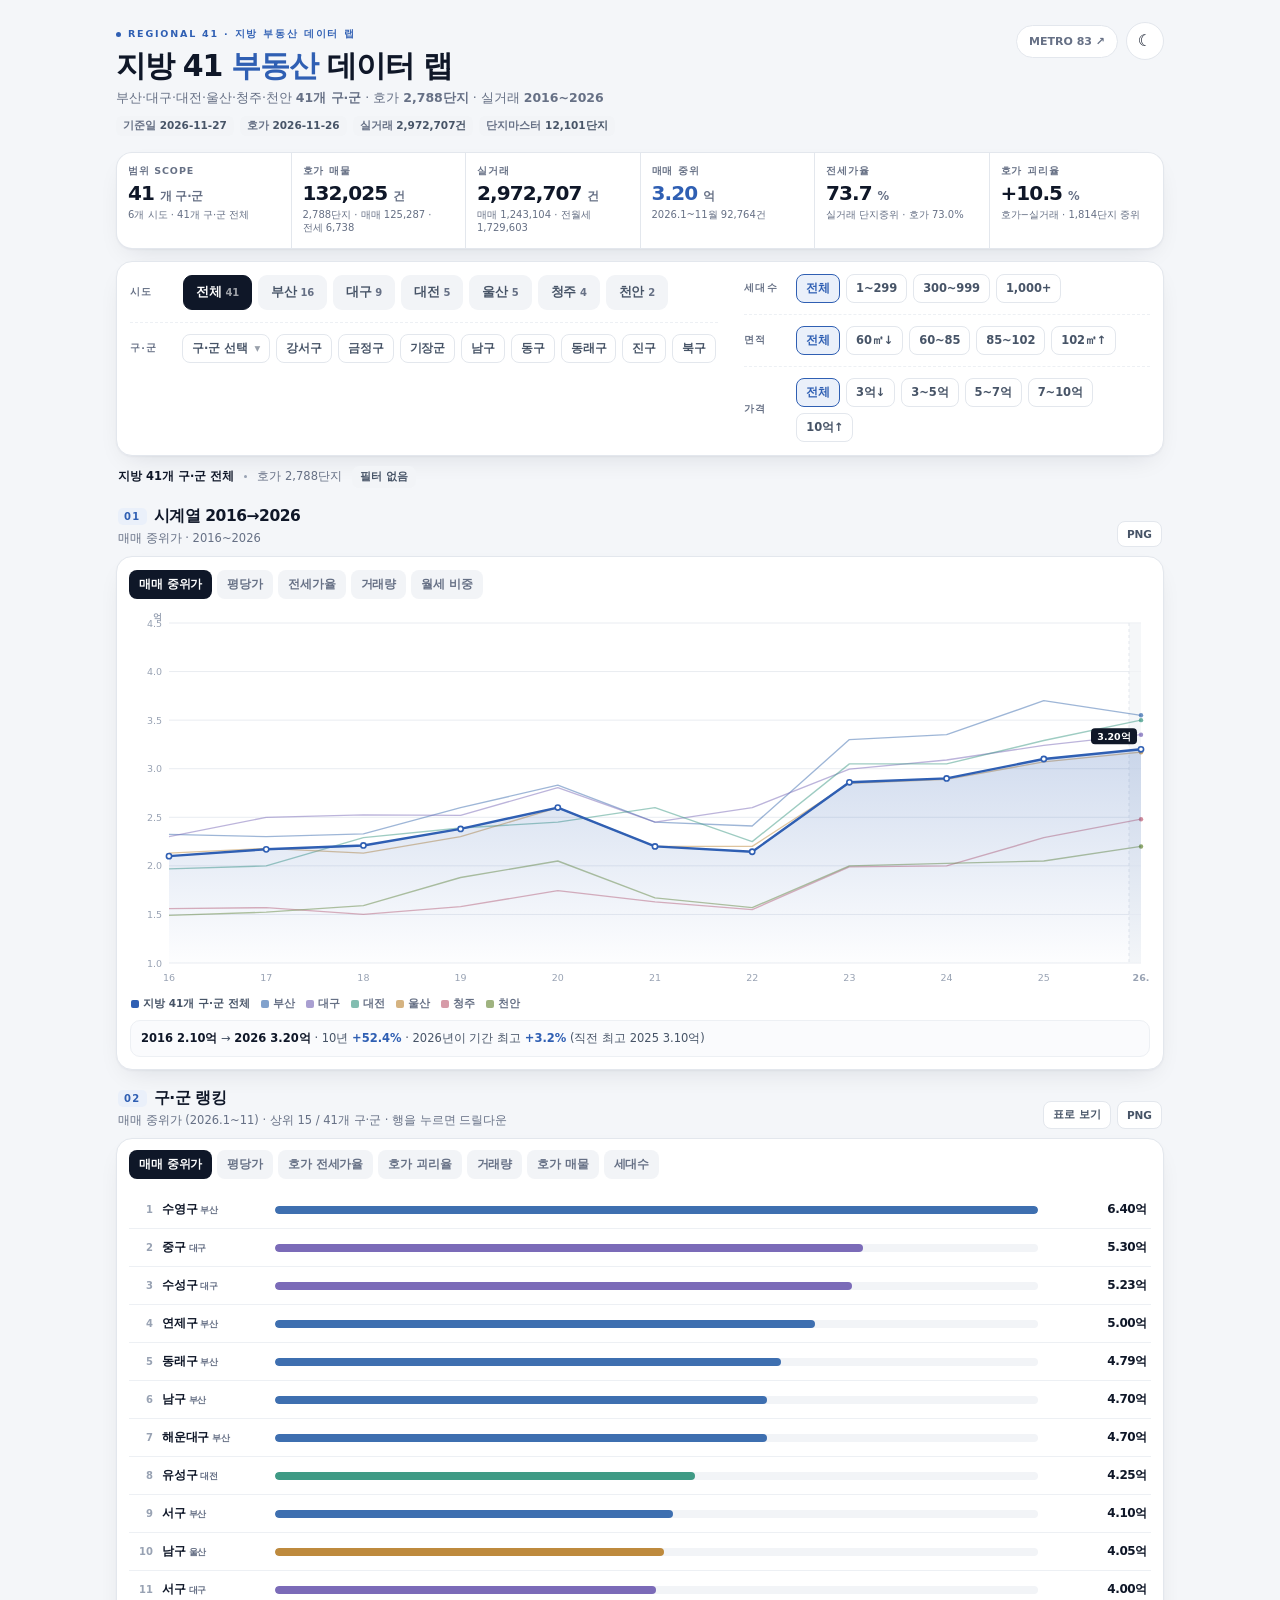
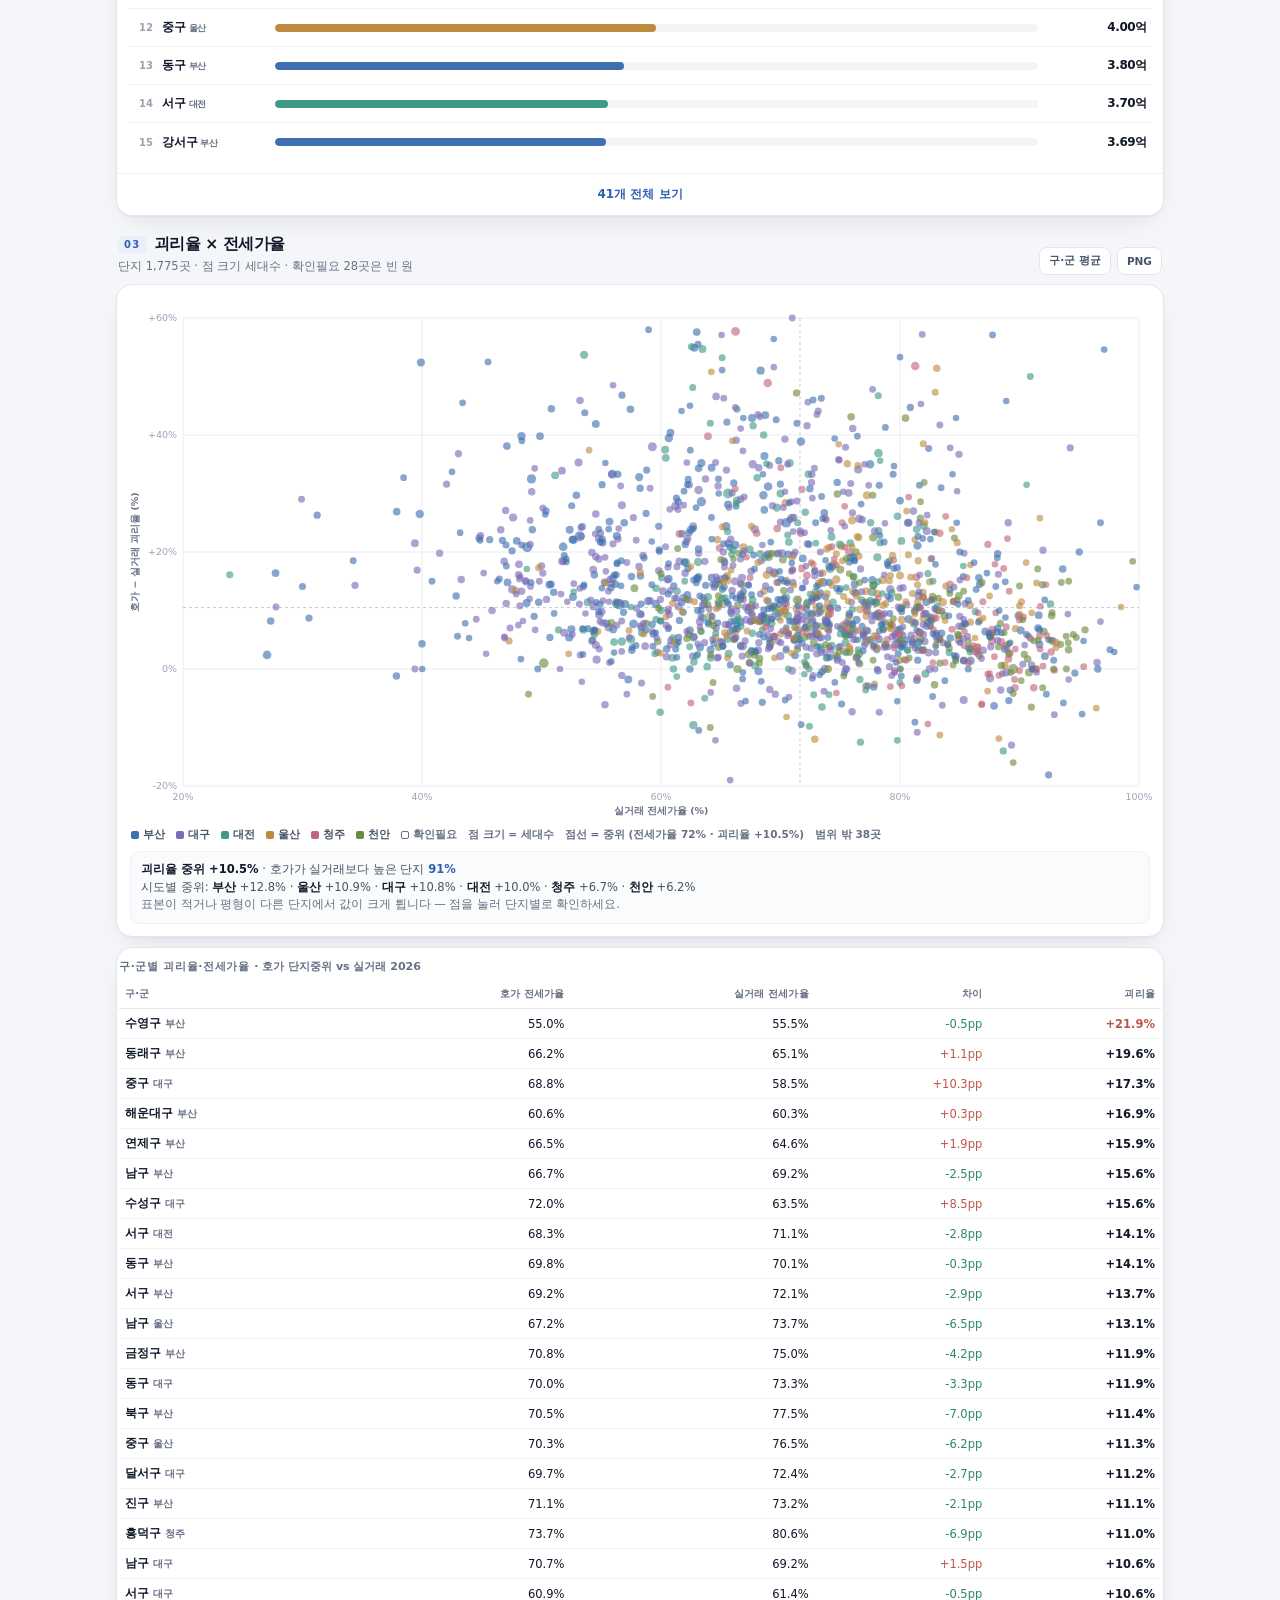
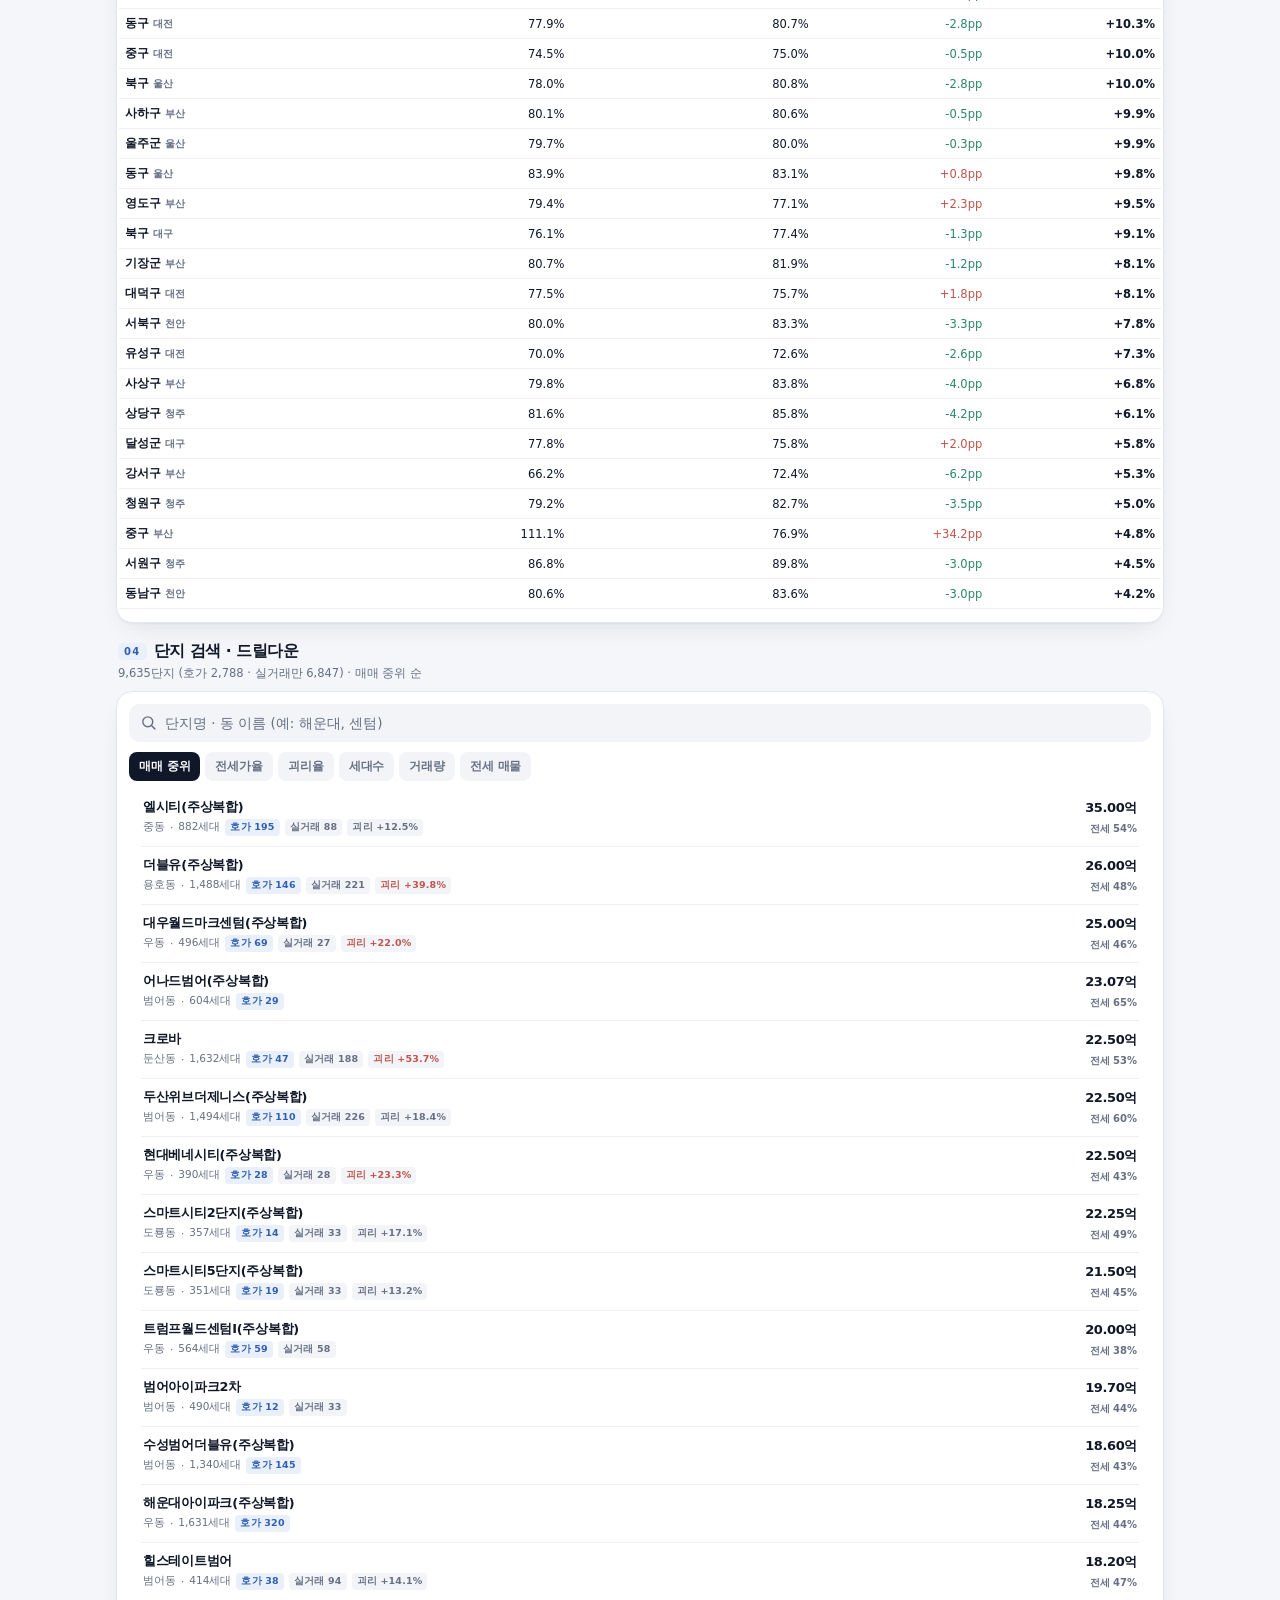
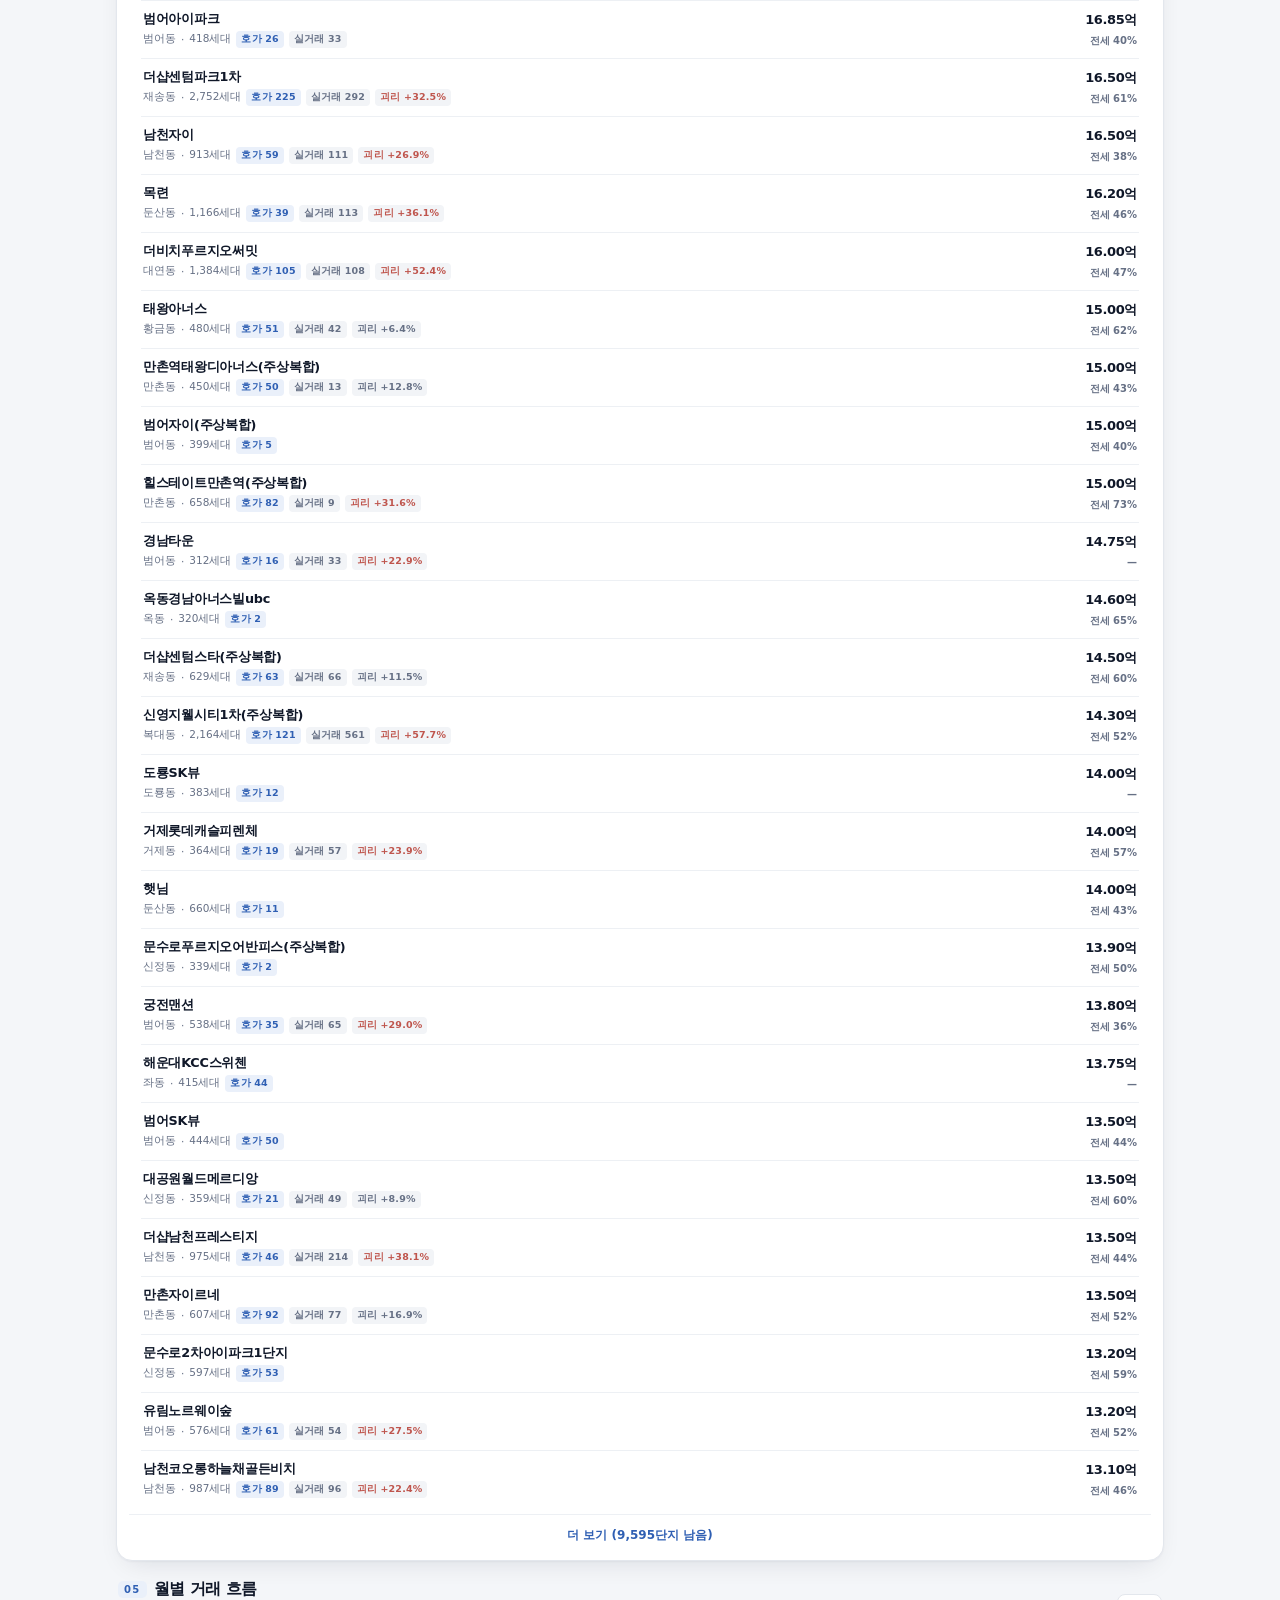
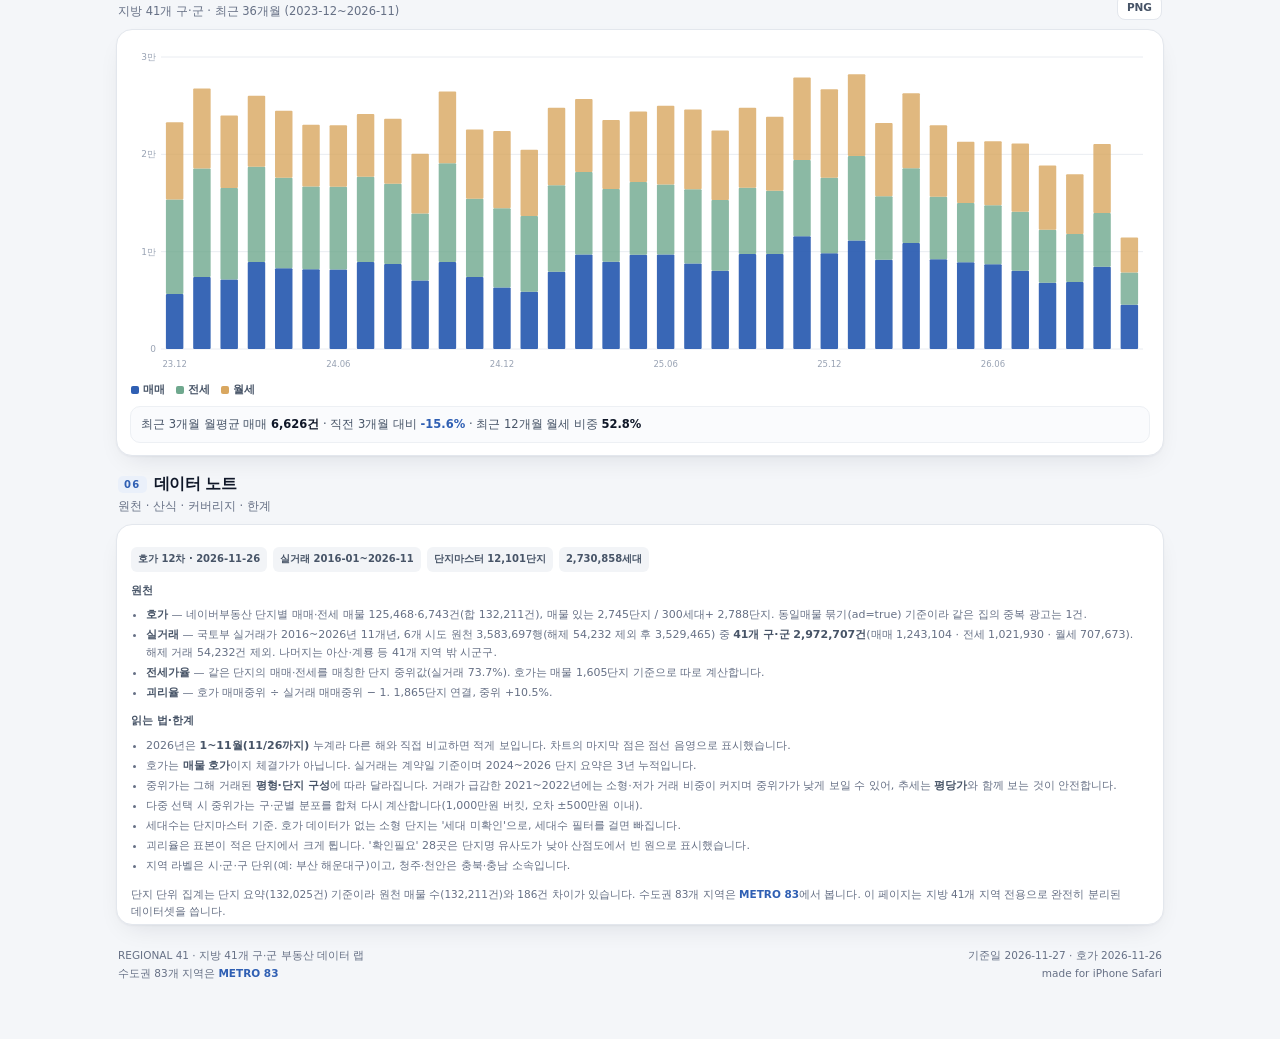
<file: regional/index.html>
<!doctype html>
<html lang="ko" data-theme="light">
<head>
<meta charset="utf-8" />
<meta name="viewport" content="width=device-width, initial-scale=1, viewport-fit=cover" />
<meta name="theme-color" content="#F4F6F9" />
<meta property="og:type" content="website" />
<meta property="og:title" content="REGIONAL 41 · 지방 41개 구·군 부동산 데이터 랩" />
<meta property="og:description" content="부산·대구·대전·울산·청주·천안 41개 구·군 | 호가 2,788단지 · 2016~2026 실거래 297만 건 시계열·랭킹·산점도" />
<meta name="twitter:card" content="summary" />
<title>REGIONAL 41 · 지방 41개 구·군 부동산 데이터 랩</title>
<script>(function(){try{var t=localStorage.getItem('apt_theme');if(t!=='light'&&t!=='dark')t='light';
document.documentElement.setAttribute('data-theme',t);}catch(e){}})();</script>
<link rel="stylesheet" href="style.css" />
</head>
<body>
<div class="wrap">

  <div class="hd">
    <div>
      <div class="hdmark"><i></i>REGIONAL 41 · 지방 부동산 데이터 랩</div>
      <h1>지방 41 <em>부동산</em> 데이터 랩</h1>
      <p class="hdsub">부산·대구·대전·울산·청주·천안 <b>41개 구·군</b> · 호가 <b>2,788단지</b> · 실거래 <b>2016~2026</b></p>
      <div class="hdmeta" id="hdmeta"></div>
    </div>
    <div class="hdact">
      <a class="home" href="../">METRO 83 ↗</a>
      <button class="tgl" id="themeBtn" aria-label="라이트/다크 모드 전환">☾</button>
    </div>
  </div>

  <div class="kpis" id="kpis"></div>

  <div class="card filters" id="filters">
   <div class="fcol">
    <div class="frow">
      <span class="flab">시도</span>
      <div class="scrollx" id="cityTabs"></div>
    </div>
    <div class="frow">
      <span class="flab">구·군</span>
      <div style="flex:1;min-width:0">
        <div style="display:flex;align-items:center;gap:6px">
          <button class="chip" id="ggToggle" aria-pressed="false" style="flex:none">구·군 선택 <span class="x">▾</span></button>
          <div class="chips" id="ggQuick" style="flex:1;overflow-x:auto;overflow-y:hidden;flex-wrap:nowrap;scrollbar-width:none"></div>
        </div>
        <div class="gwrap" id="ggWrap"></div>
      </div>
    </div>
   </div>
   <div class="fcol">
    <div class="frow">
      <span class="flab">세대수</span>
      <div class="chips" id="tierChips"></div>
    </div>
    <div class="frow">
      <span class="flab">면적</span>
      <div class="chips" id="areaChips"></div>
    </div>
    <div class="frow">
      <span class="flab">가격</span>
      <div class="chips" id="priceChips"></div>
    </div>
   </div>
  </div>

  <div class="scope" id="scopeStrip"></div>

  <section class="sec" id="sec-series">
    <div class="sec-hd">
      <div>
        <h2 class="sec-t"><span>01</span>시계열 2016→2026</h2>
        <p class="sec-d" id="seriesDesc">매매 중위가 · 전세가율 · 거래량 · 월세 비중</p>
      </div>
      <div class="tools"><button class="btn sm" data-png="series">PNG</button></div>
    </div>
    <div class="card chartcard">
      <div class="mtabs" id="seriesTabs"></div>
      <div class="plot" id="seriesPlot" style="margin-top:8px"></div>
      <div class="legend" id="seriesLegend"></div>
      <div class="insight" id="seriesInsight"></div>
    </div>
  </section>

  <section class="sec" id="sec-rank">
    <div class="sec-hd">
      <div>
        <h2 class="sec-t"><span>02</span>구·군 랭킹</h2>
        <p class="sec-d" id="rankDesc">41개 구·군을 지표별로 비교 · 행을 누르면 단지까지 드릴다운</p>
      </div>
      <div class="tools">
        <button class="btn sm" id="rankView" aria-pressed="false">표로 보기</button>
        <button class="btn sm" data-png="rank">PNG</button>
      </div>
    </div>
    <div class="card">
      <div class="mtabs" id="rankTabs" style="padding:11px 12px 2px"></div>
      <div id="rankBody"></div>
    </div>
  </section>

  <section class="sec" id="sec-scatter">
    <div class="sec-hd">
      <div>
        <h2 class="sec-t"><span>03</span>괴리율 × 전세가율</h2>
        <p class="sec-d" id="scatterDesc">호가가 실거래보다 얼마나 비싼가 · 점 하나가 단지 하나</p>
      </div>
      <div class="tools">
        <button class="btn sm" id="scatterView" aria-pressed="false">구·군 평균</button>
        <button class="btn sm" data-png="scatter">PNG</button>
      </div>
    </div>
    <div class="card chartcard">
      <div class="plot" id="scatterPlot"></div>
      <div class="legend" id="scatterLegend"></div>
      <div class="insight" id="scatterInsight"></div>
    </div>
    <div class="card" style="margin-top:10px" id="gapTableCard"></div>
  </section>

  <section class="sec" id="sec-cx">
    <div class="sec-hd">
      <div>
        <h2 class="sec-t"><span>04</span>단지 검색 · 드릴다운</h2>
        <p class="sec-d" id="cxDesc">호가 2,788단지 + 실거래 9,635단지 · 이름·동으로 검색</p>
      </div>
    </div>
    <div class="card" style="padding:12px 12px 4px">
      <div class="search">
        <svg viewBox="0 0 24 24" fill="none" stroke="currentColor" stroke-width="2" stroke-linecap="round"><circle cx="11" cy="11" r="7"></circle><path d="M16.2 16.2 21 21"></path></svg>
        <input id="cxSearch" type="search" placeholder="단지명 · 동 이름 (예: 해운대, 센텀)" autocomplete="off" enterkeyhint="search" />
        <button id="cxClear" class="hide">지우기</button>
      </div>
      <div class="mtabs" id="cxTabs" style="margin-bottom:4px"></div>
      <div id="cxBody"></div>
    </div>
  </section>

  <section class="sec" id="sec-flow">
    <div class="sec-hd">
      <div>
        <h2 class="sec-t"><span>05</span>월별 거래 흐름</h2>
        <p class="sec-d" id="flowDesc">최근 36개월 매매·전세·월세 거래 건수</p>
      </div>
      <div class="tools"><button class="btn sm" data-png="flow">PNG</button></div>
    </div>
    <div class="card chartcard">
      <div class="plot" id="flowPlot"></div>
      <div class="legend" id="flowLegend"></div>
      <div class="insight" id="flowInsight"></div>
    </div>
  </section>

  <section class="sec" id="sec-notes">
    <div class="sec-hd"><div><h2 class="sec-t"><span>06</span>데이터 노트</h2>
      <p class="sec-d">원천 · 산식 · 커버리지 · 한계</p></div></div>
    <div class="card notes" id="notes"></div>
  </section>

  <div class="foot">
    <div>REGIONAL 41 · 지방 41개 구·군 부동산 데이터 랩<br>수도권 83개 지역은 <a href="../" style="color:var(--acc);font-weight:700">METRO 83</a></div>
    <div style="text-align:right">기준일 2026-11-27 · 호가 2026-11-26<br>made for iPhone Safari</div>
  </div>
</div>

<div class="sheet" id="sheet" aria-hidden="true">
  <div class="bd" data-close="1"></div>
  <div class="in" id="sheetIn"></div>
</div>
<div class="pngmodal" id="pngModal" aria-hidden="true">
  <div class="bd" data-pngclose="1"></div>
  <div class="in">
    <div class="hd"><b id="pngName">차트 PNG</b><button class="xbtn" style="font-size:18px" data-pngclose="1">✕</button></div>
    <img id="pngImg" alt="저장할 차트 이미지" />
    <div class="ft">
      <span class="hint">이미지를 <b>길게 눌러</b> 「사진에 저장」을 누르면 사진첩에 저장됩니다.</span>
      <button class="ghost" id="pngDl">파일로 저장</button>
      <button class="primary" data-pngclose="1">닫기</button>
    </div>
  </div>
</div>
<div class="note-toast" id="toast"></div>

<script src="data/core.js"></script>
<script src="data/listings.js"></script>
<script src="app.js"></script>
</body>
</html>
</file>
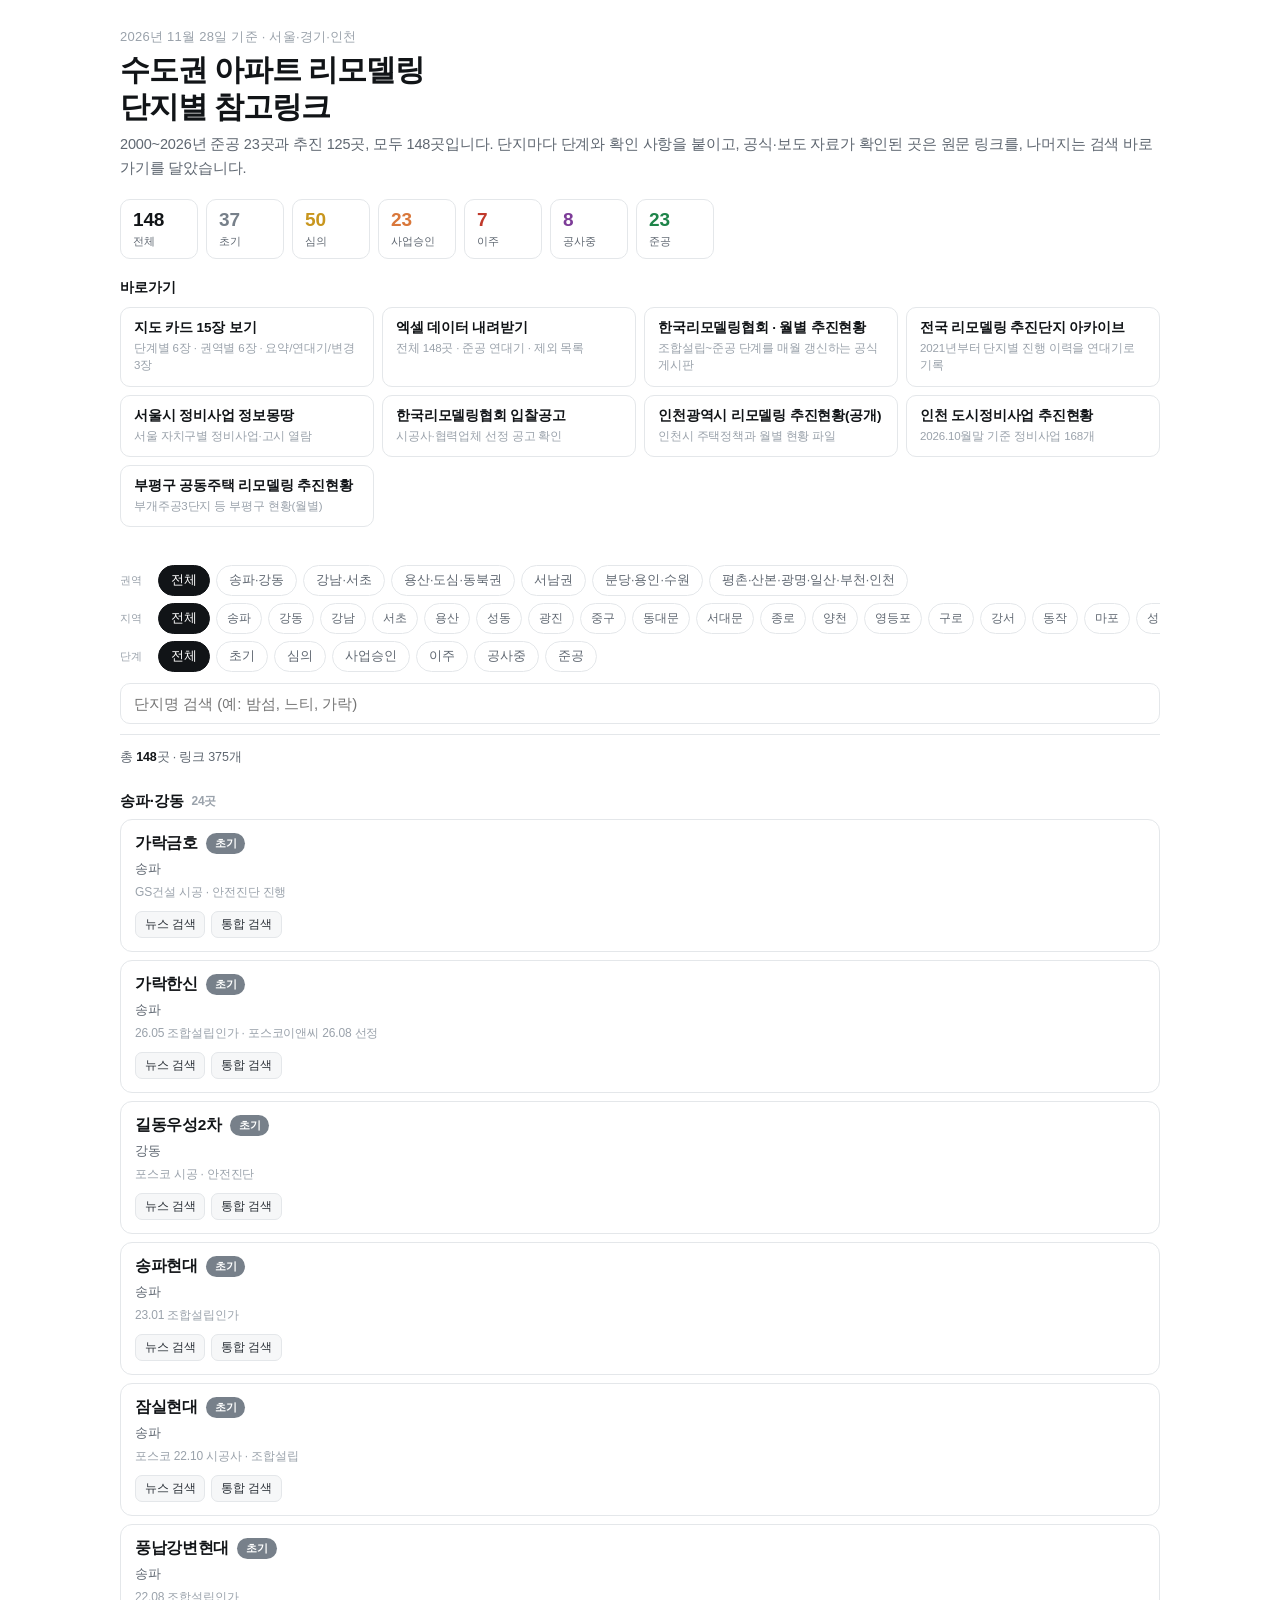
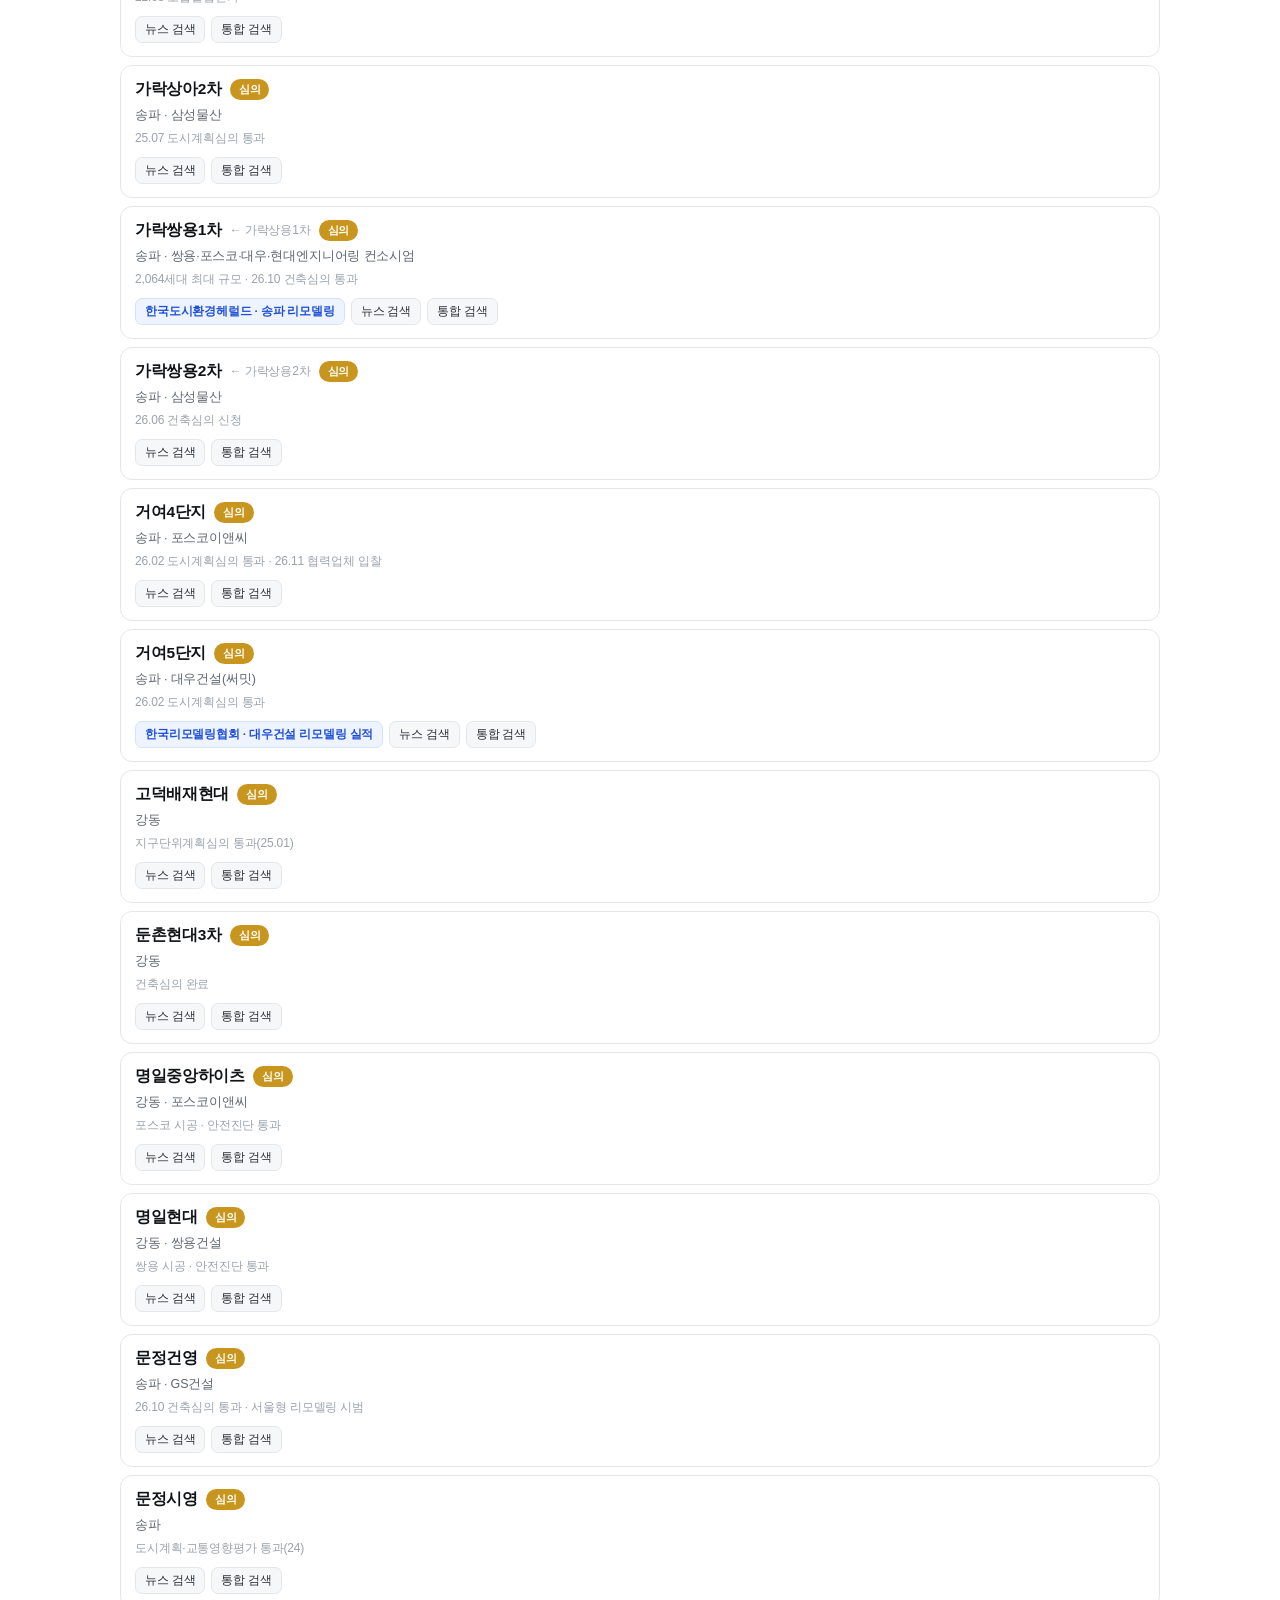
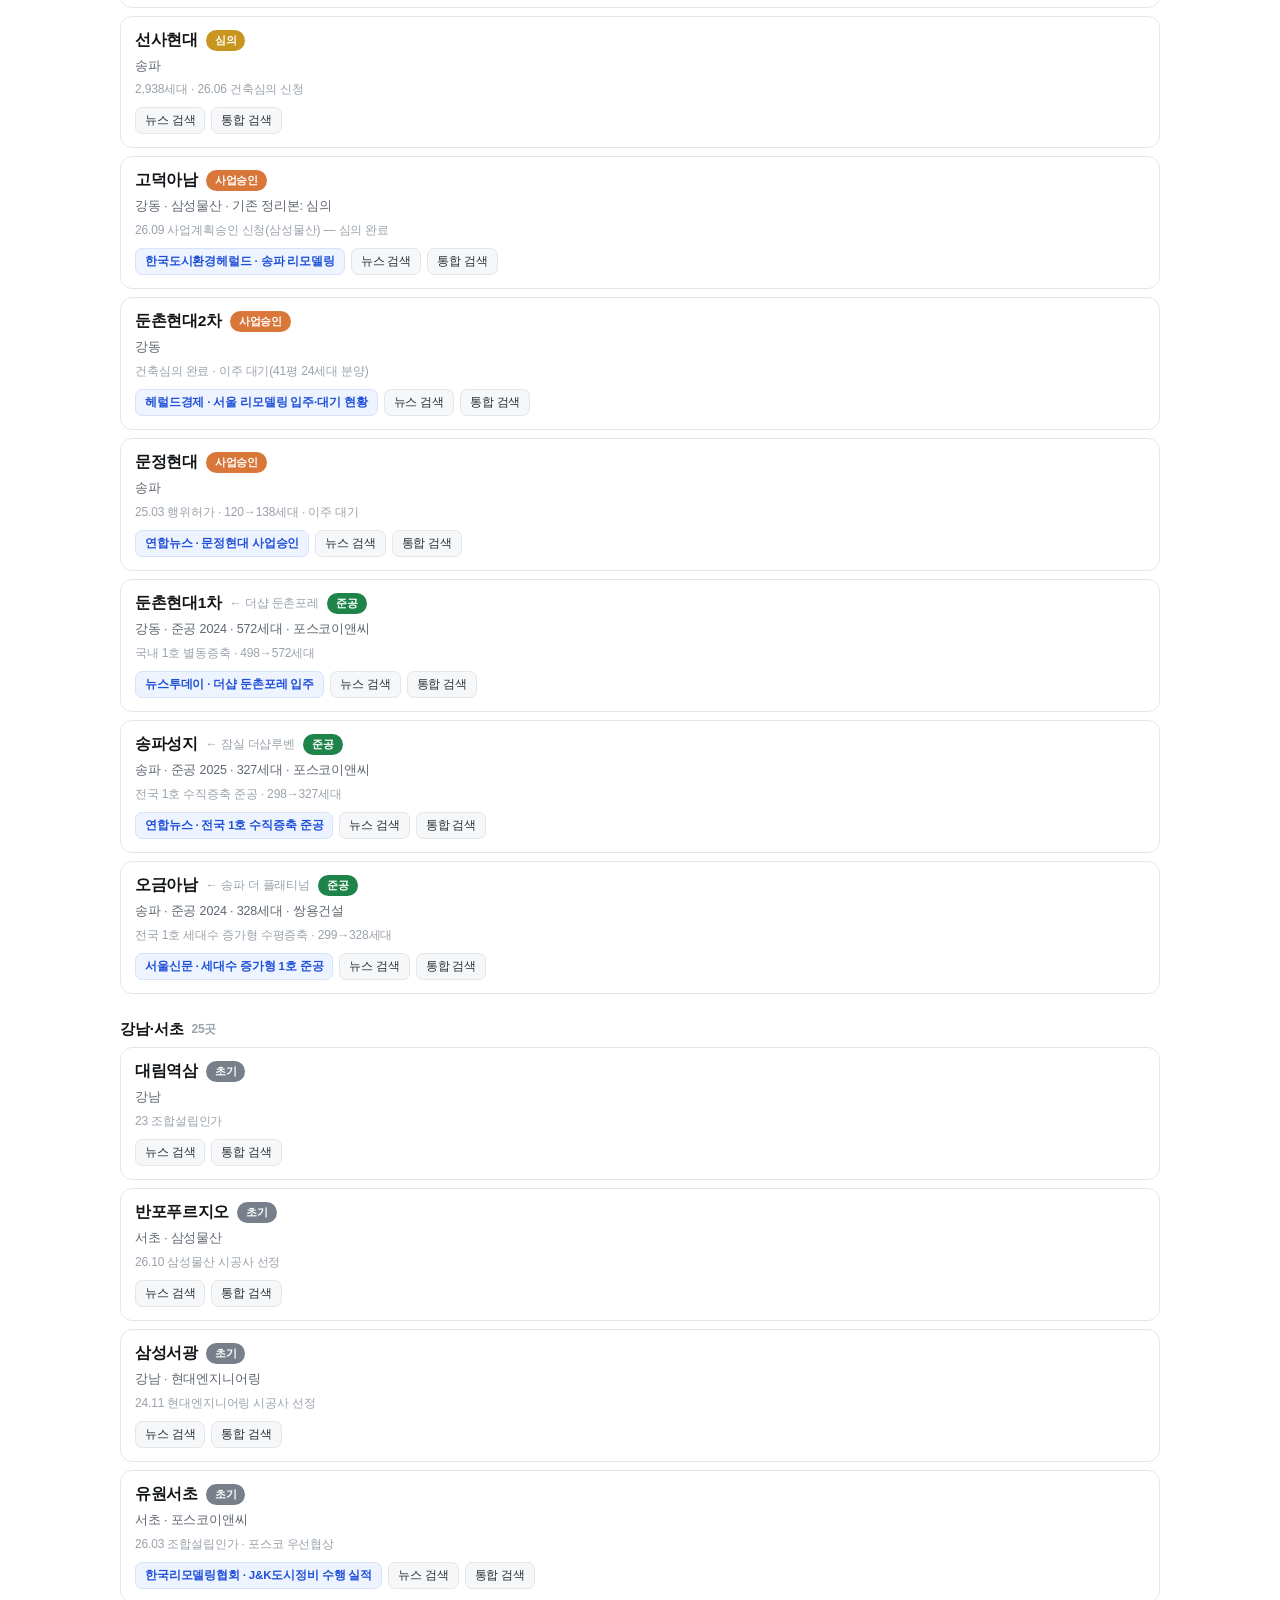
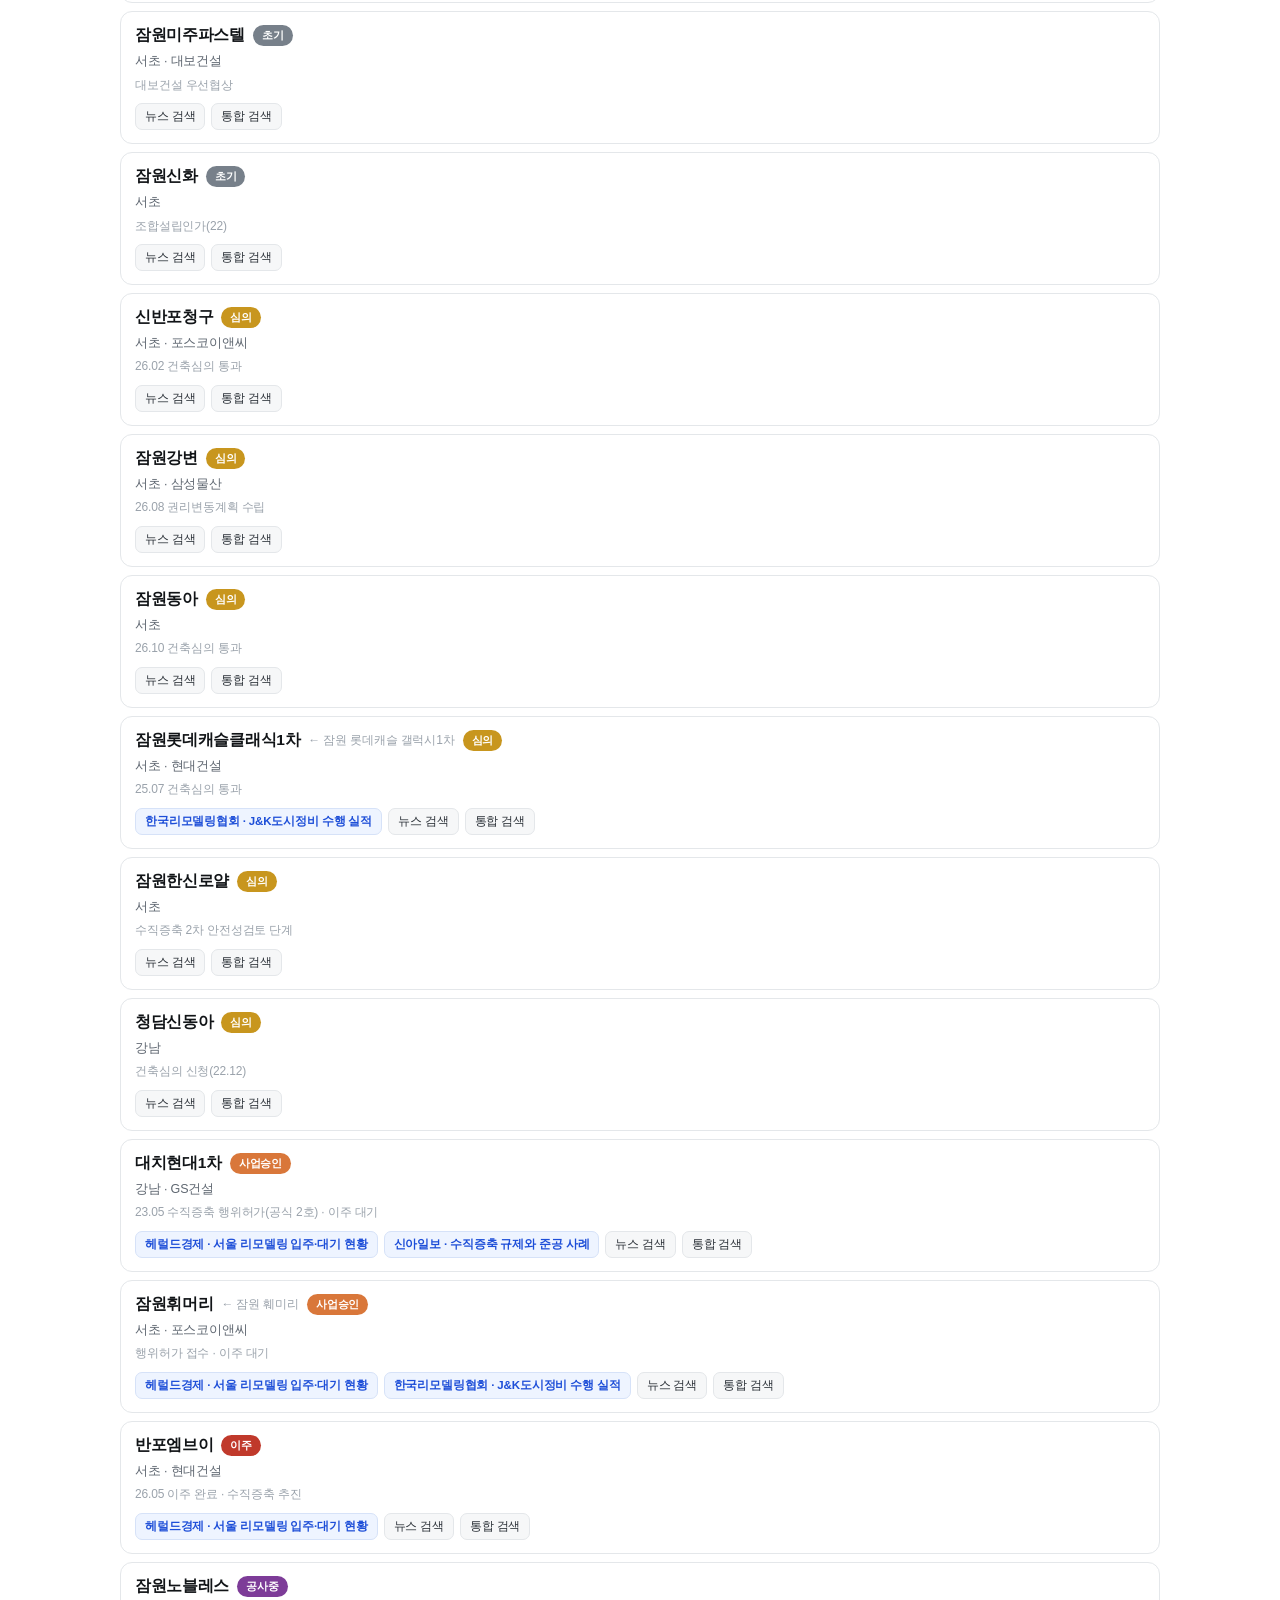
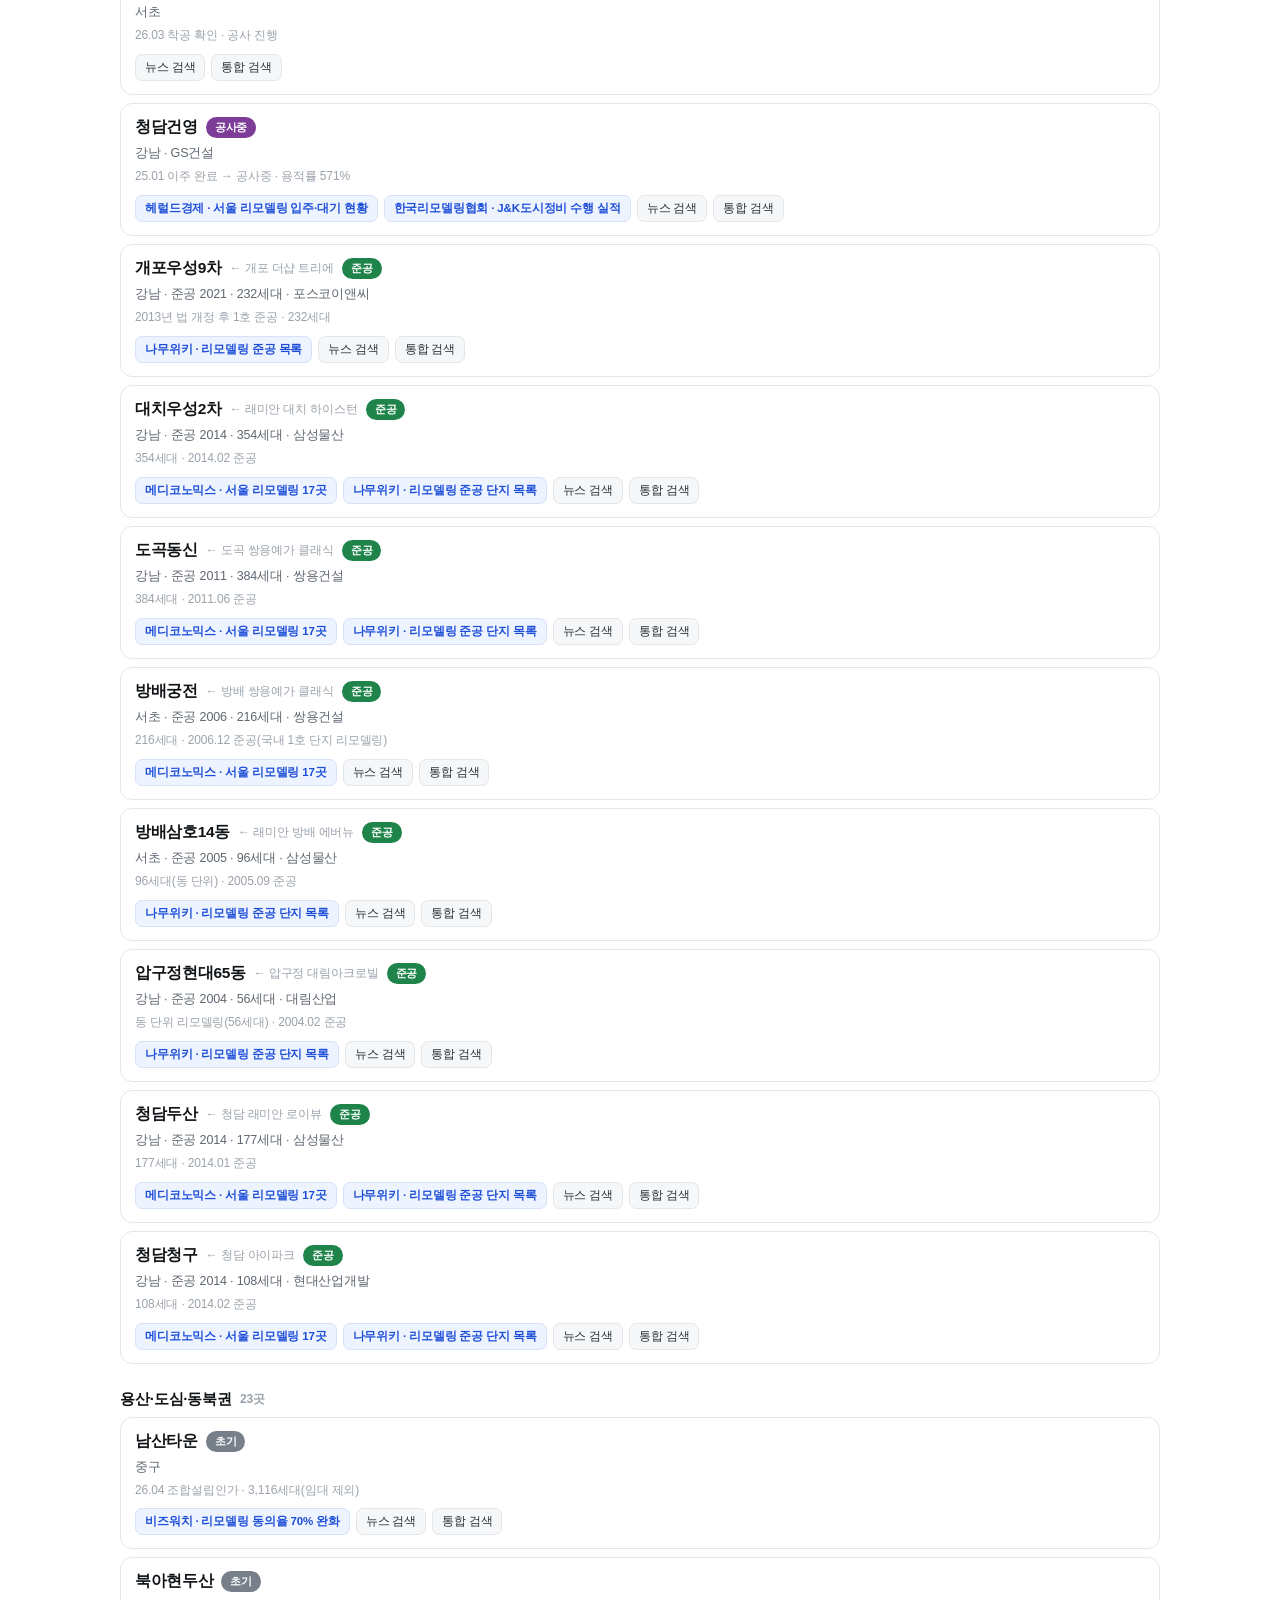
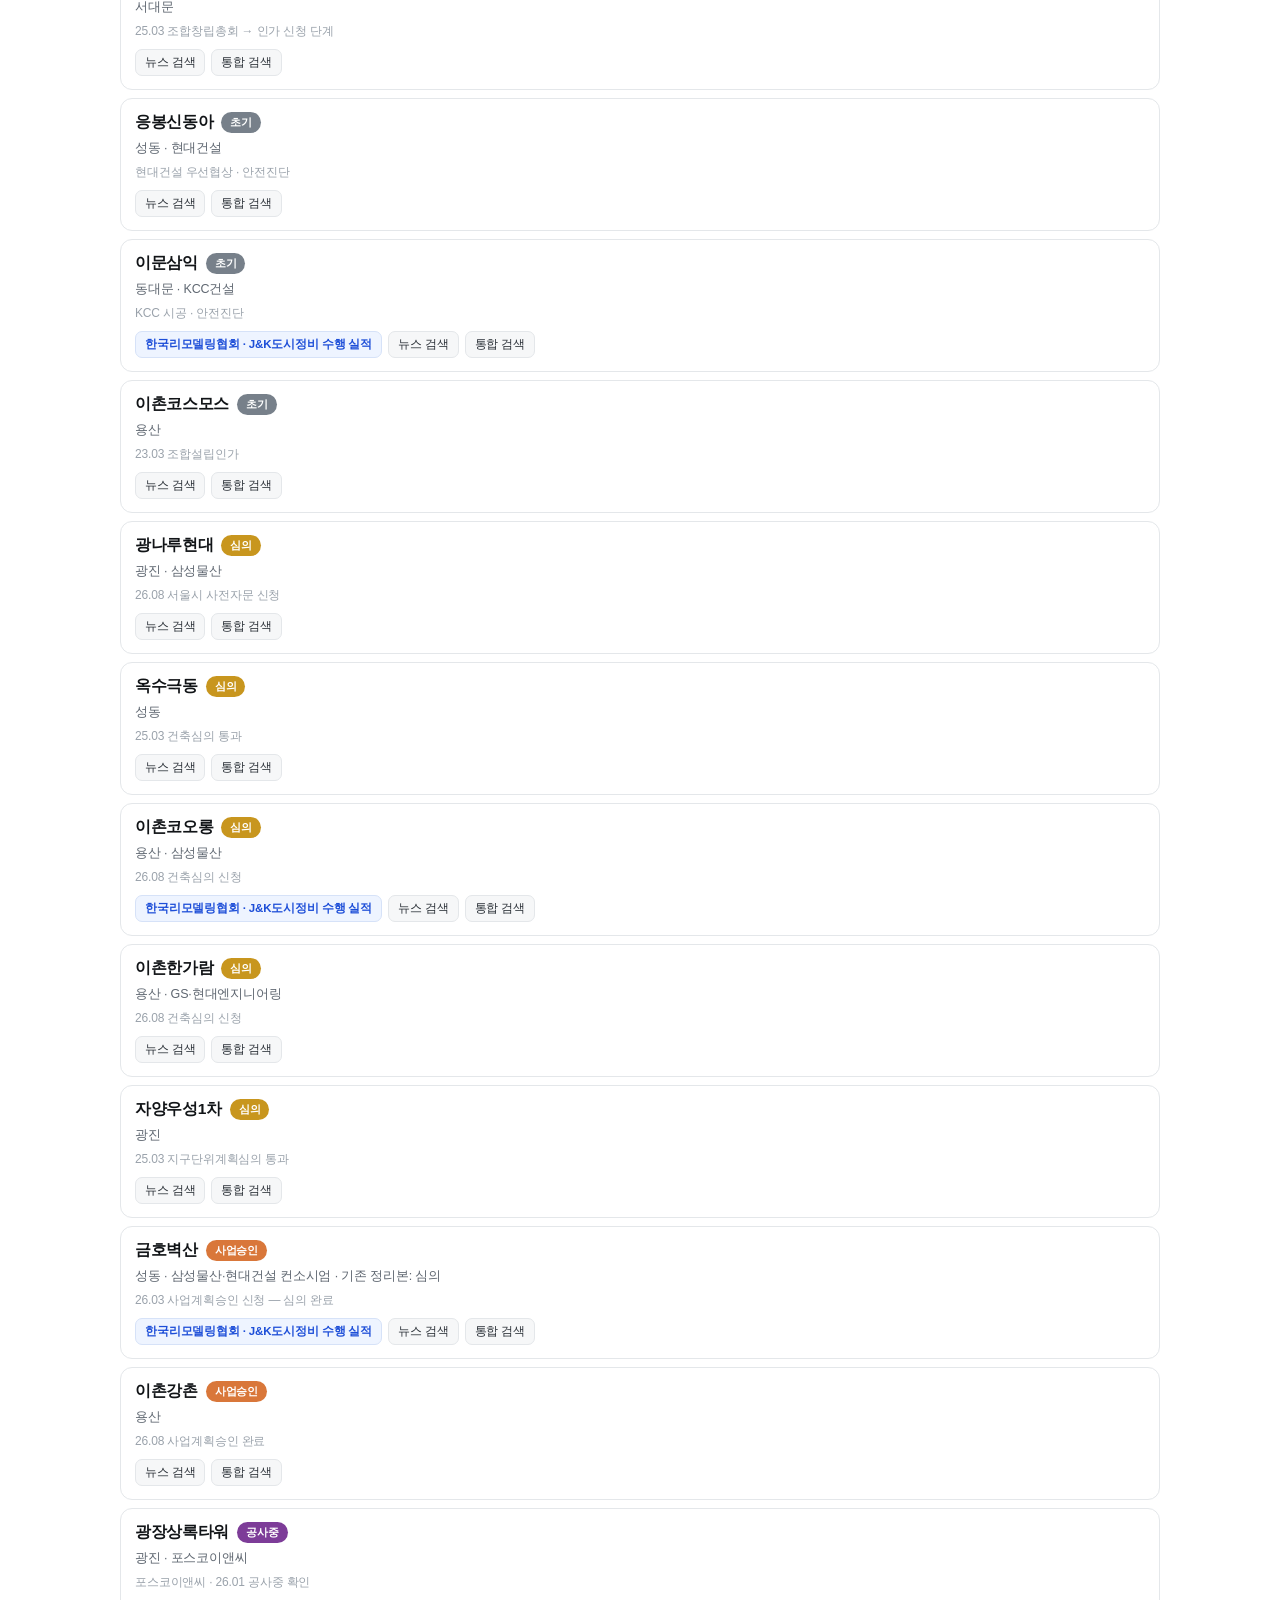
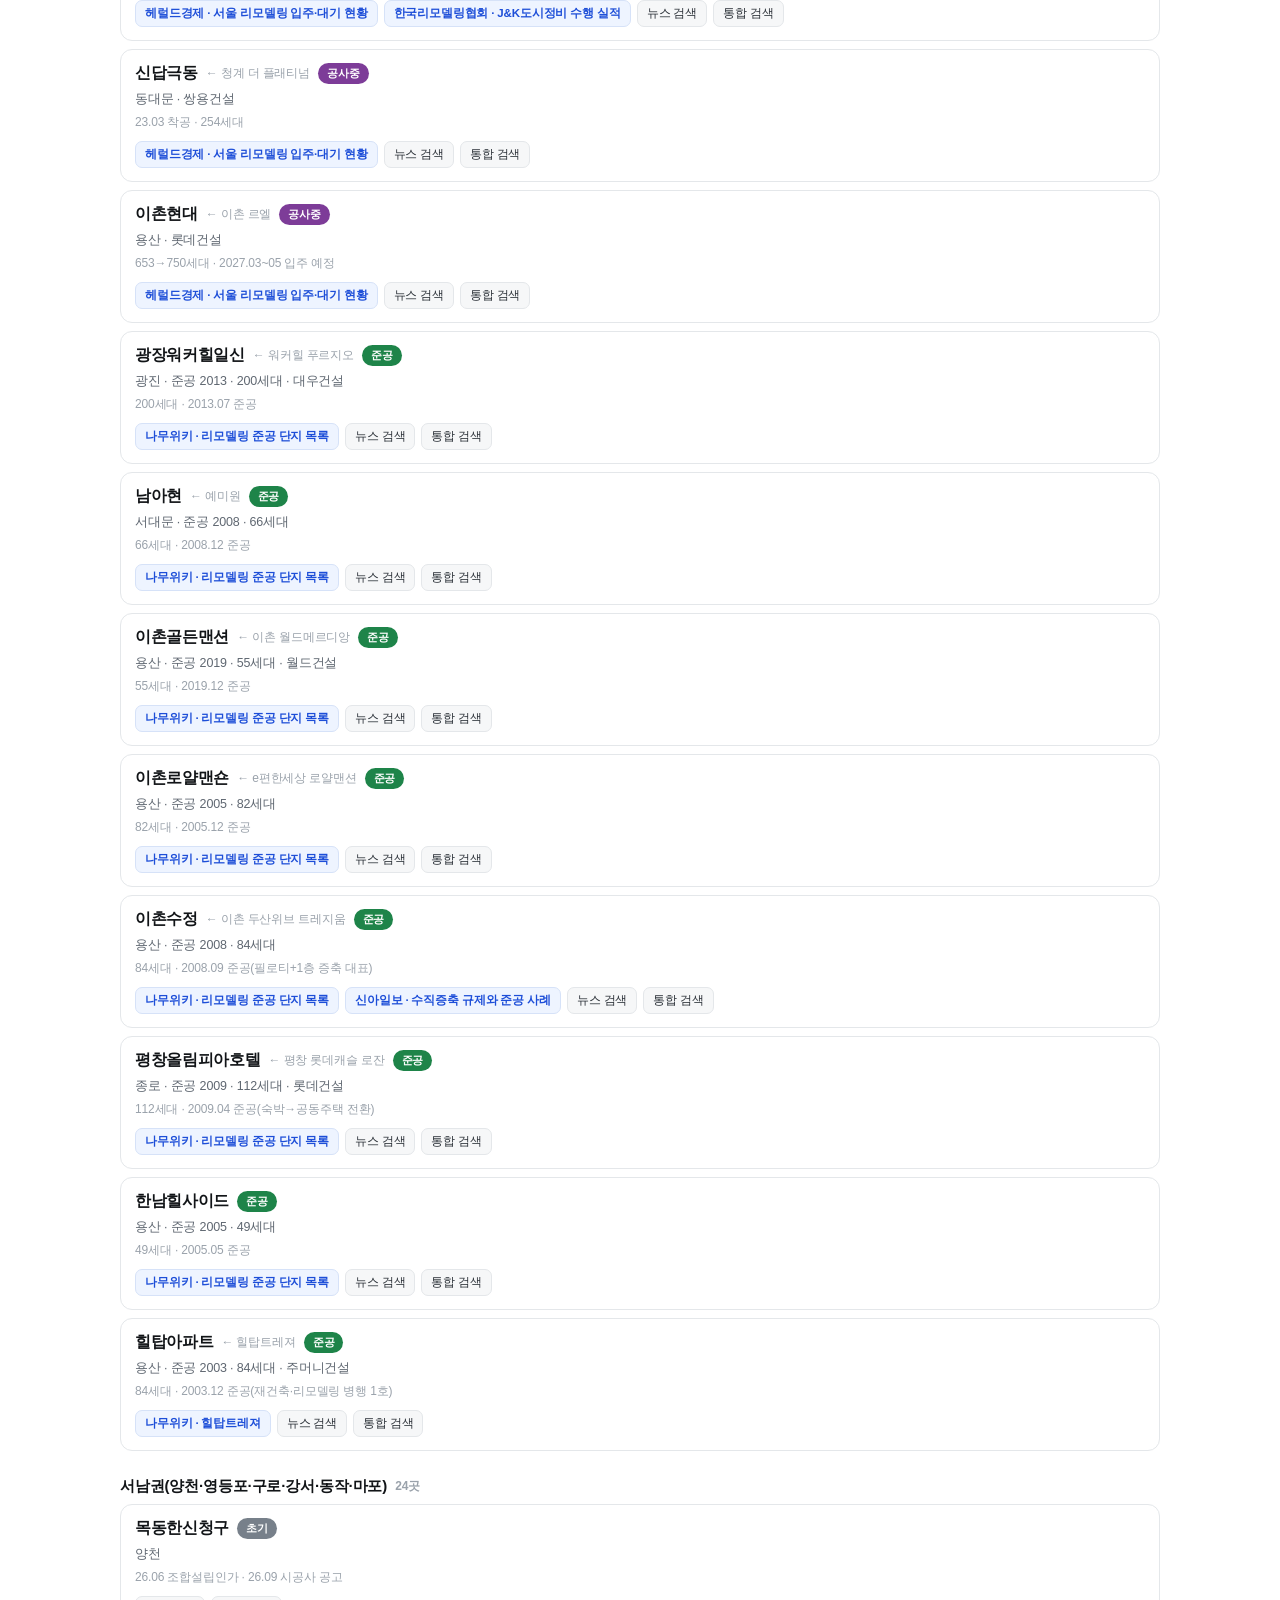
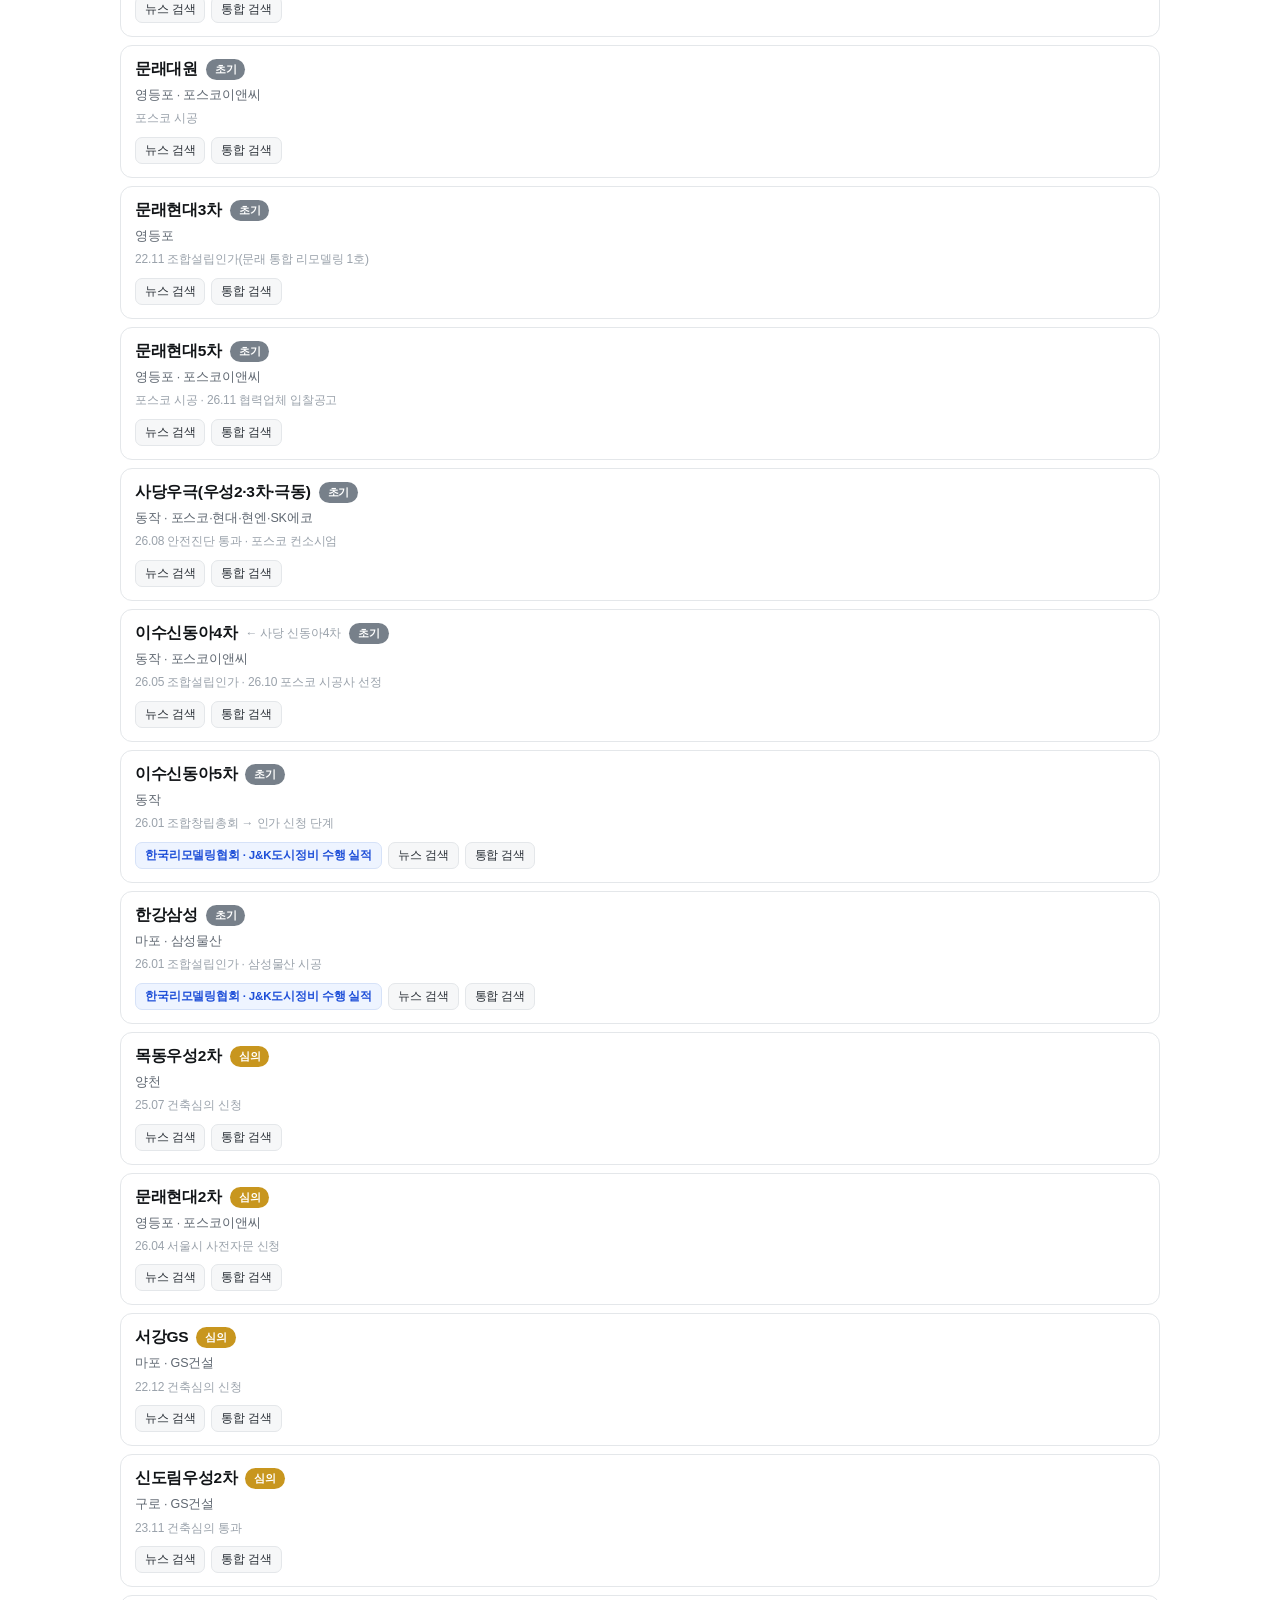
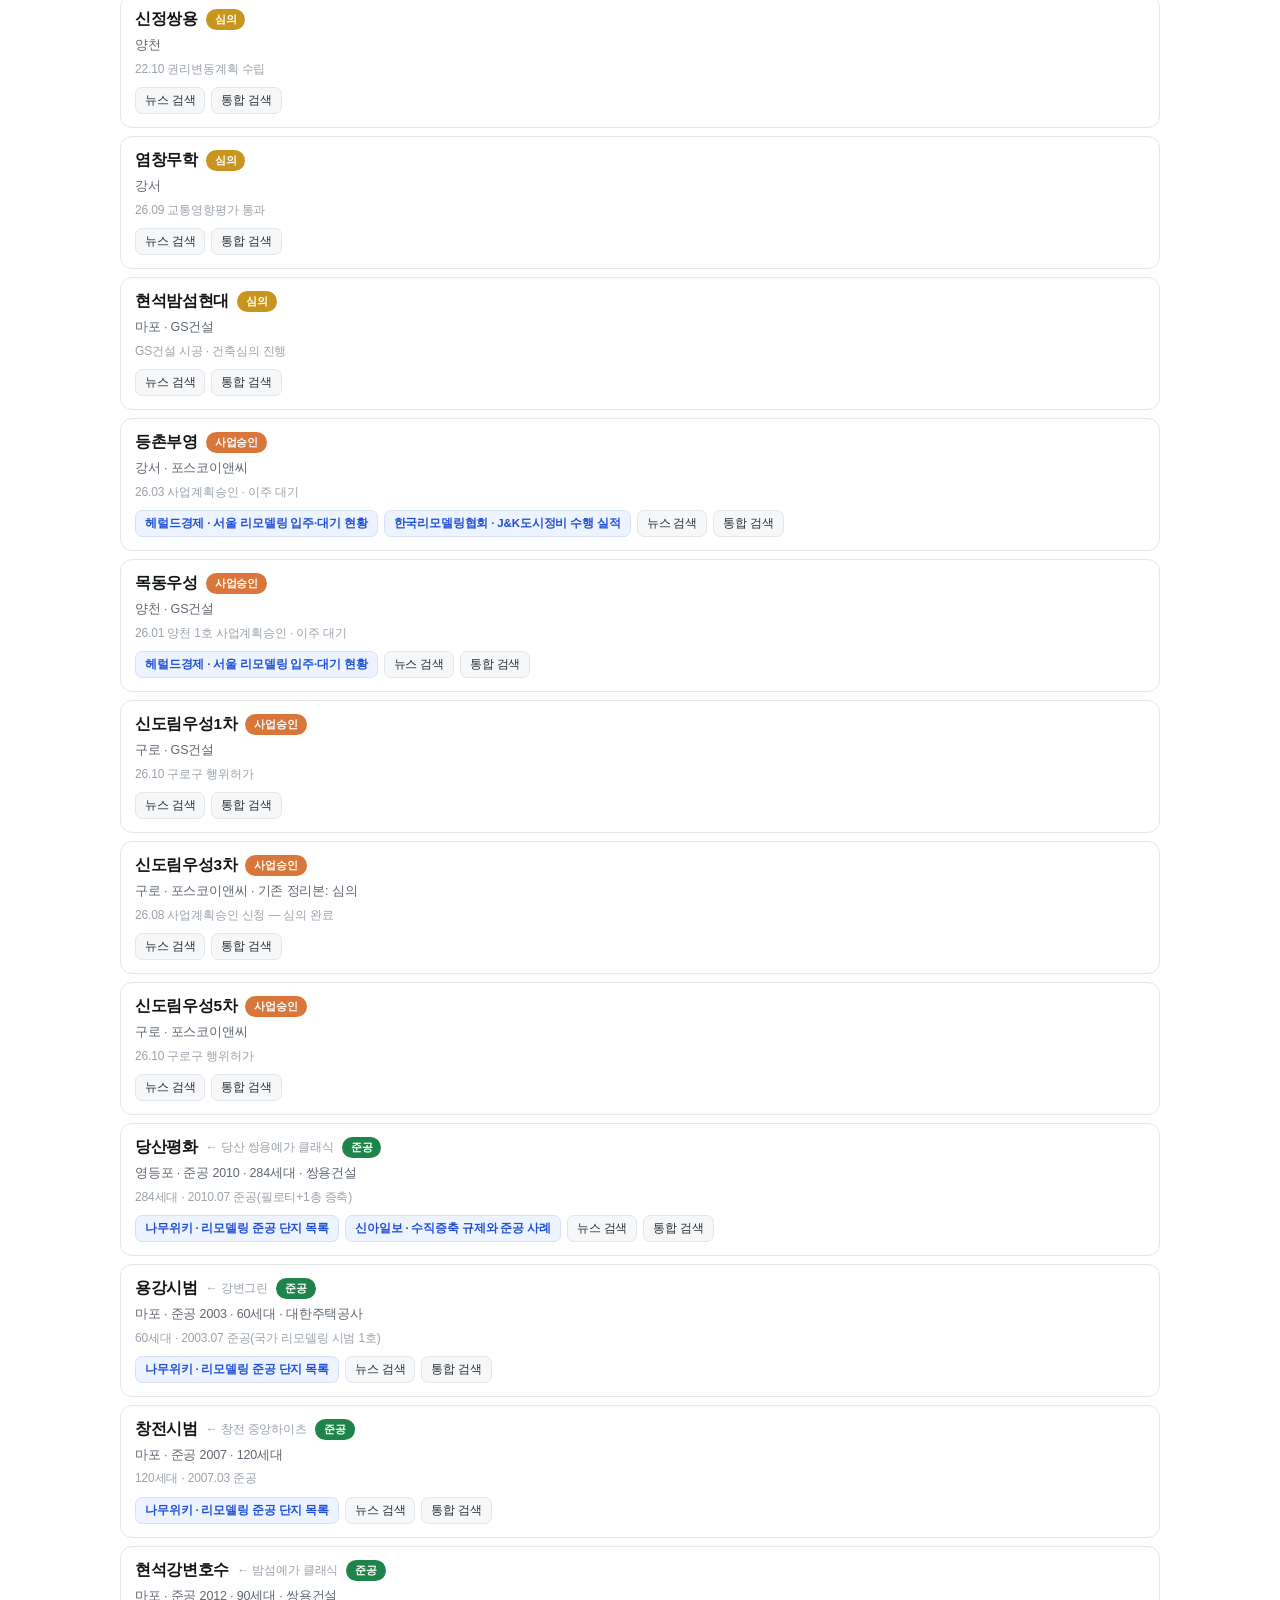
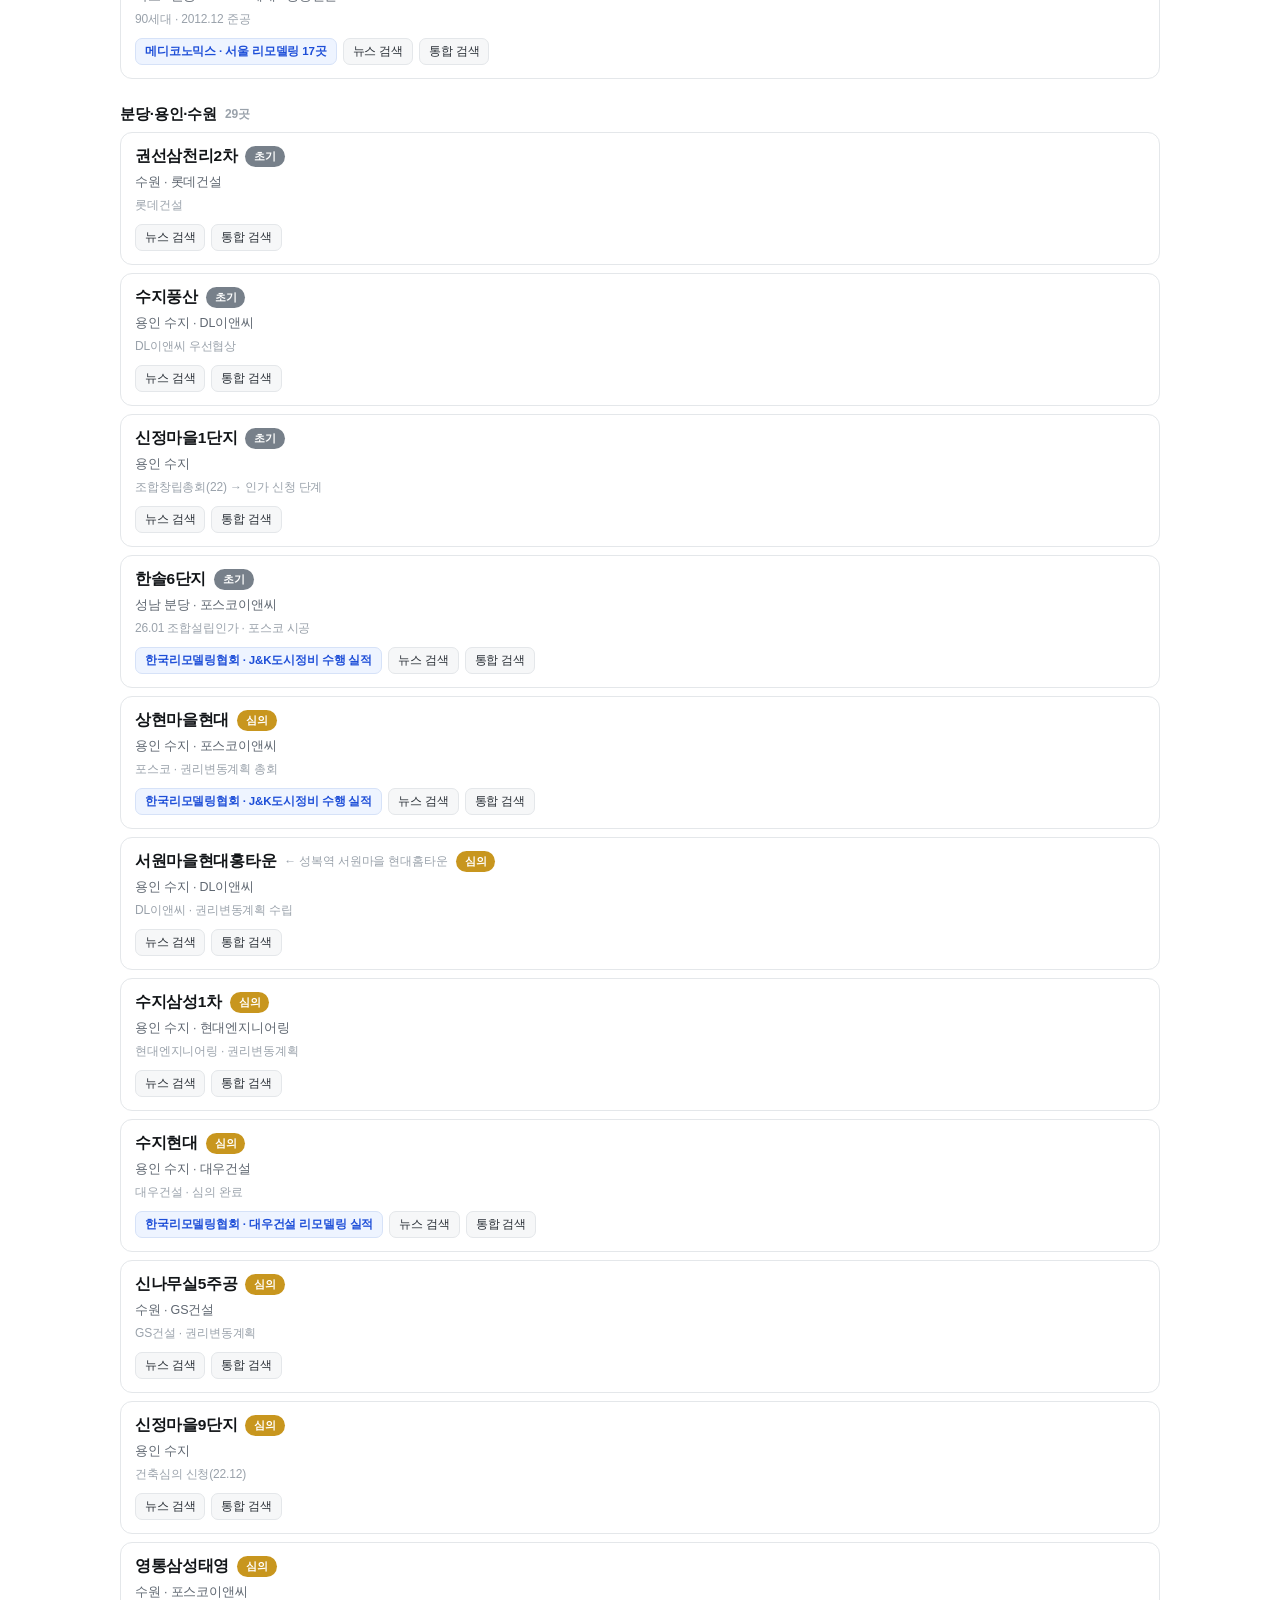
<file: remodeling/index.html>
<!DOCTYPE html>
<html lang="ko">
<head>
<meta charset="utf-8">
<meta name="viewport" content="width=device-width, initial-scale=1, viewport-fit=cover">
<title>수도권 아파트 리모델링 단지별 참고링크 · 2026.11</title>
<style>
:root{--ink:#111417;--gray:#5f6771;--light:#9aa2ab;--line:#e4e7ea;--bg:#fff;--soft:#f6f7f8;
--c0:#77808A;--c1:#C8961E;--c2:#D9773A;--c3:#C0392B;--c4:#7D3C98;--c5:#1E8449}
*{box-sizing:border-box;-webkit-text-size-adjust:100%}
html,body{margin:0;padding:0;background:var(--bg);color:var(--ink);
font-family:-apple-system,BlinkMacSystemFont,"Apple SD Gothic Neo","Pretendard","Noto Sans KR","Malgun Gothic",sans-serif;
-webkit-font-smoothing:antialiased;letter-spacing:-.01em}
.wrap{max-width:1080px;margin:0 auto;padding:28px 20px 80px}
header h1{font-size:30px;line-height:1.22;margin:6px 0 8px;letter-spacing:-.035em;font-weight:800}
header .date{font-size:13px;color:var(--light);letter-spacing:.02em}
header .lead{font-size:14.5px;color:var(--gray);line-height:1.65;margin:0 0 18px}
.stats{display:flex;flex-wrap:wrap;gap:8px;margin:0 0 20px}
.stat{border:1px solid var(--line);border-radius:10px;padding:9px 12px;min-width:78px;background:#fff}
.stat b{display:block;font-size:19px;font-weight:800}
.stat span{font-size:11px;color:var(--gray)}
.hubs{display:grid;grid-template-columns:repeat(auto-fill,minmax(240px,1fr));gap:8px;margin:0 0 26px}
a.hub{display:block;text-decoration:none;border:1px solid var(--line);border-radius:10px;padding:11px 13px;color:var(--ink);background:#fff}
a.hub b{display:block;font-size:13.5px;font-weight:700;margin-bottom:3px}
a.hub span{display:block;font-size:11.5px;color:var(--light);line-height:1.5}
a.hub:active{background:var(--soft)}
.filters{position:sticky;top:0;background:rgba(255,255,255,.96);backdrop-filter:blur(8px);
padding:12px 0 10px;border-bottom:1px solid var(--line);z-index:20;margin-bottom:14px}
.frow{display:flex;gap:6px;overflow-x:auto;padding-bottom:7px;-webkit-overflow-scrolling:touch;scrollbar-width:none}
.frow::-webkit-scrollbar{display:none}
.frow .lab{flex:0 0 auto;font-size:11px;color:var(--light);align-self:center;padding-right:2px;width:32px}
.chip{flex:0 0 auto;border:1px solid var(--line);background:#fff;border-radius:999px;
padding:6px 12px;font-size:12.5px;color:var(--gray);cursor:pointer;font-family:inherit}
.chip.on{background:var(--ink);color:#fff;border-color:var(--ink)}
.chip.sm{padding:5px 10px;font-size:12px}
input.search{width:100%;border:1px solid var(--line);border-radius:10px;padding:11px 13px;
font-size:15px;font-family:inherit;color:var(--ink);background:#fff;margin-top:4px;outline:none}
input.search:focus{border-color:#b9bfc6}
.cnt{font-size:12.5px;color:var(--gray);margin:4px 0 14px}
.cnt b{color:var(--ink)}
.grp{margin:26px 0 8px;font-size:15px;font-weight:800;display:flex;align-items:center;gap:8px}
.grp .n{font-size:12px;font-weight:600;color:var(--light)}
.card{border:1px solid var(--line);border-radius:12px;padding:13px 14px;margin-bottom:8px;background:#fff}
.card .top{display:flex;align-items:center;gap:8px;flex-wrap:wrap}
.card .nm{font-size:15.5px;font-weight:750;letter-spacing:-.02em}
.card .old{font-size:12px;color:var(--light)}
.st{font-size:11px;font-weight:700;color:#fff;border-radius:999px;padding:3px 9px;white-space:nowrap}
.meta{font-size:12.5px;color:var(--gray);margin-top:6px;line-height:1.55}
.note{font-size:12px;color:var(--light);margin-top:4px;line-height:1.55}
.links{display:flex;flex-wrap:wrap;gap:6px;margin-top:9px}
.links a{font-size:11.5px;text-decoration:none;border-radius:7px;padding:5px 9px;
border:1px solid var(--line);color:#2b3138;background:var(--soft)}
.links a.doc{background:#eef4ff;border-color:#d6e2f8;color:#1d4ed8;font-weight:650}
.links a:active{opacity:.6}
footer{margin-top:40px;border-top:1px solid var(--line);padding-top:16px;font-size:11.5px;color:var(--light);line-height:1.7}
.empty{padding:30px 0;color:var(--light);font-size:13px}
@media(max-width:520px){
  .wrap{padding:20px 16px 70px}
  header h1{font-size:25px}
  .stat{flex:0 0 31%;padding:8px 10px}
  .stat b{font-size:17px}
  .filters{padding:8px 0 6px}
  .frow{padding-bottom:5px;gap:5px}
  .chip{padding:5px 10px;font-size:12px}
  input.search{padding:9px 12px;font-size:14px;margin-top:2px}
  .hubs{grid-template-columns:1fr}
  .card{padding:12px 12px}
  .cnt{margin:2px 0 10px}
}
</style>
</head>
<body>
<div class="wrap">
<header>
  <div class="date">2026년 11월 28일 기준 · 서울·경기·인천</div>
  <h1>수도권 아파트 리모델링<br>단지별 참고링크</h1>
  <p class="lead">2000~2026년 준공 23곳과 추진 125곳, 모두 148곳입니다. 단지마다 단계와 확인 사항을 붙이고,
  공식·보도 자료가 확인된 곳은 원문 링크를, 나머지는 검색 바로가기를 달았습니다.</p>
</header>
<div class="stats" id="stats"></div>

<h2 style="font-size:14px;margin:0 0 10px;font-weight:800">바로가기</h2>
<div class="hubs"><a class="hub" href="maps.html"><b>지도 카드 15장 보기</b><span>단계별 6장 · 권역별 6장 · 요약/연대기/변경 3장</span></a><a class="hub" href="data.xlsx"><b>엑셀 데이터 내려받기</b><span>전체 148곳 · 준공 연대기 · 제외 목록</span></a><a class="hub" href="https://www.remodeling.or.kr/board/?ncode=a0007" target="_blank" rel="noopener"><b>한국리모델링협회 · 월별 추진현황</b><span>조합설립~준공 단계를 매월 갱신하는 공식 게시판</span></a><a class="hub" href="https://unjena.com/1292" target="_blank" rel="noopener"><b>전국 리모델링 추진단지 아카이브</b><span>2021년부터 단지별 진행 이력을 연대기로 기록</span></a><a class="hub" href="https://cleanup.seoul.go.kr/" target="_blank" rel="noopener"><b>서울시 정비사업 정보몽땅</b><span>서울 자치구별 정비사업·고시 열람</span></a><a class="hub" href="https://www.remodeling.or.kr/" target="_blank" rel="noopener"><b>한국리모델링협회 입찰공고</b><span>시공사·협력업체 선정 공고 확인</span></a><a class="hub" href="https://www.incheon.go.kr/open/OPEN010201/beffatInfoPublictDetail?bbsNo=3004661" target="_blank" rel="noopener"><b>인천광역시 리모델링 추진현황(공개)</b><span>인천시 주택정책과 월별 현황 파일</span></a><a class="hub" href="https://renewal.incheon.go.kr/ires/program/0000-0020-0037/program/board/board_inscr.do?bbs_id=BBSMSTR_000000000001&ntt_id=1328" target="_blank" rel="noopener"><b>인천 도시정비사업 추진현황</b><span>2026.10월말 기준 정비사업 168개</span></a><a class="hub" href="https://www.icbp.go.kr/main/life/cr/build.jsp" target="_blank" rel="noopener"><b>부평구 공동주택 리모델링 추진현황</b><span>부개주공3단지 등 부평구 현황(월별)</span></a></div>

<div class="filters">
  <div class="frow" id="freg"><span class="lab">권역</span></div>
  <div class="frow" id="fdist"><span class="lab">지역</span></div>
  <div class="frow" id="fstage"><span class="lab">단계</span></div>
  <input class="search" id="q" type="search" placeholder="단지명 검색 (예: 밤섬, 느티, 가락)" autocomplete="off">
</div>
<div class="cnt" id="cnt"></div>
<div id="list"></div>

<footer>
자료 · 한국리모델링협회 월별 추진현황 / 서울시 정비사업 정보몽땅 / 지자체 고시·공고 /
언론 보도 / 전국 리모델링 추진단지 아카이브(unjena.com) · 기준일 2026-11-28<br>
단계 구분 · 초기(조합설립인가 후) / 심의 / 사업승인(허가·이주 대기) / 이주 / 공사중 / 준공<br>
준공은 단지 전체(또는 동 전체) 리모델링 준공 기준이며, 외벽 도색·대수선 등 부분수선은 넣지 않았습니다.
</footer>
</div>
<script>
const ITEMS = [{"n": "가락한신", "o": "", "r": "A", "d": "송파", "dl": "송파", "s": "초기", "b": "초기", "note": "26.05 조합설립인가 · 포스코이앤씨 26.08 선정", "y": "", "c": "", "hh": "", "k": "", "l": [{"t": "뉴스 검색", "u": "https://search.naver.com/search.naver?where=news&query=%EA%B0%80%EB%9D%BD%ED%95%9C%EC%8B%A0%20%EB%A6%AC%EB%AA%A8%EB%8D%B8%EB%A7%81", "k": "search"}, {"t": "통합 검색", "u": "https://search.naver.com/search.naver?query=%EA%B0%80%EB%9D%BD%ED%95%9C%EC%8B%A0%20%EB%A6%AC%EB%AA%A8%EB%8D%B8%EB%A7%81", "k": "search"}]}, {"n": "가락금호", "o": "", "r": "A", "d": "송파", "dl": "송파", "s": "초기", "b": "초기", "note": "GS건설 시공 · 안전진단 진행", "y": "", "c": "", "hh": "", "k": "", "l": [{"t": "뉴스 검색", "u": "https://search.naver.com/search.naver?where=news&query=%EA%B0%80%EB%9D%BD%EA%B8%88%ED%98%B8%20%EB%A6%AC%EB%AA%A8%EB%8D%B8%EB%A7%81", "k": "search"}, {"t": "통합 검색", "u": "https://search.naver.com/search.naver?query=%EA%B0%80%EB%9D%BD%EA%B8%88%ED%98%B8%20%EB%A6%AC%EB%AA%A8%EB%8D%B8%EB%A7%81", "k": "search"}]}, {"n": "잠실현대", "o": "", "r": "A", "d": "송파", "dl": "송파", "s": "초기", "b": "초기", "note": "포스코 22.10 시공사 · 조합설립", "y": "", "c": "", "hh": "", "k": "", "l": [{"t": "뉴스 검색", "u": "https://search.naver.com/search.naver?where=news&query=%EC%9E%A0%EC%8B%A4%ED%98%84%EB%8C%80%20%EB%A6%AC%EB%AA%A8%EB%8D%B8%EB%A7%81", "k": "search"}, {"t": "통합 검색", "u": "https://search.naver.com/search.naver?query=%EC%9E%A0%EC%8B%A4%ED%98%84%EB%8C%80%20%EB%A6%AC%EB%AA%A8%EB%8D%B8%EB%A7%81", "k": "search"}]}, {"n": "송파현대", "o": "", "r": "A", "d": "송파", "dl": "송파", "s": "초기", "b": "초기", "note": "23.01 조합설립인가", "y": "", "c": "", "hh": "", "k": "", "l": [{"t": "뉴스 검색", "u": "https://search.naver.com/search.naver?where=news&query=%EC%86%A1%ED%8C%8C%ED%98%84%EB%8C%80%20%EB%A6%AC%EB%AA%A8%EB%8D%B8%EB%A7%81", "k": "search"}, {"t": "통합 검색", "u": "https://search.naver.com/search.naver?query=%EC%86%A1%ED%8C%8C%ED%98%84%EB%8C%80%20%EB%A6%AC%EB%AA%A8%EB%8D%B8%EB%A7%81", "k": "search"}]}, {"n": "풍납강변현대", "o": "", "r": "A", "d": "송파", "dl": "송파", "s": "초기", "b": "초기", "note": "22.08 조합설립인가", "y": "", "c": "", "hh": "", "k": "", "l": [{"t": "뉴스 검색", "u": "https://search.naver.com/search.naver?where=news&query=%ED%92%8D%EB%82%A9%EA%B0%95%EB%B3%80%ED%98%84%EB%8C%80%20%EB%A6%AC%EB%AA%A8%EB%8D%B8%EB%A7%81", "k": "search"}, {"t": "통합 검색", "u": "https://search.naver.com/search.naver?query=%ED%92%8D%EB%82%A9%EA%B0%95%EB%B3%80%ED%98%84%EB%8C%80%20%EB%A6%AC%EB%AA%A8%EB%8D%B8%EB%A7%81", "k": "search"}]}, {"n": "가락쌍용1차", "o": "가락상용1차", "r": "A", "d": "송파", "dl": "송파", "s": "심의", "b": "심의", "note": "2,064세대 최대 규모 · 26.10 건축심의 통과", "y": "", "c": "쌍용·포스코·대우·현대엔지니어링 컨소시엄", "hh": "", "k": "", "l": [{"t": "한국도시환경헤럴드 · 송파 리모델링", "u": "http://www.kueherald.co.kr/news/articleView.html?idxno=54665", "k": "doc"}, {"t": "뉴스 검색", "u": "https://search.naver.com/search.naver?where=news&query=%EA%B0%80%EB%9D%BD%EC%8C%8D%EC%9A%A91%EC%B0%A8%20%EB%A6%AC%EB%AA%A8%EB%8D%B8%EB%A7%81", "k": "search"}, {"t": "통합 검색", "u": "https://search.naver.com/search.naver?query=%EA%B0%80%EB%9D%BD%EC%8C%8D%EC%9A%A91%EC%B0%A8%20%EB%A6%AC%EB%AA%A8%EB%8D%B8%EB%A7%81", "k": "search"}]}, {"n": "가락쌍용2차", "o": "가락상용2차", "r": "A", "d": "송파", "dl": "송파", "s": "심의", "b": "심의", "note": "26.06 건축심의 신청", "y": "", "c": "삼성물산", "hh": "", "k": "", "l": [{"t": "뉴스 검색", "u": "https://search.naver.com/search.naver?where=news&query=%EA%B0%80%EB%9D%BD%EC%8C%8D%EC%9A%A92%EC%B0%A8%20%EB%A6%AC%EB%AA%A8%EB%8D%B8%EB%A7%81", "k": "search"}, {"t": "통합 검색", "u": "https://search.naver.com/search.naver?query=%EA%B0%80%EB%9D%BD%EC%8C%8D%EC%9A%A92%EC%B0%A8%20%EB%A6%AC%EB%AA%A8%EB%8D%B8%EB%A7%81", "k": "search"}]}, {"n": "문정건영", "o": "", "r": "A", "d": "송파", "dl": "송파", "s": "심의", "b": "심의", "note": "26.10 건축심의 통과 · 서울형 리모델링 시범", "y": "", "c": "GS건설", "hh": "", "k": "", "l": [{"t": "뉴스 검색", "u": "https://search.naver.com/search.naver?where=news&query=%EB%AC%B8%EC%A0%95%EA%B1%B4%EC%98%81%20%EB%A6%AC%EB%AA%A8%EB%8D%B8%EB%A7%81", "k": "search"}, {"t": "통합 검색", "u": "https://search.naver.com/search.naver?query=%EB%AC%B8%EC%A0%95%EA%B1%B4%EC%98%81%20%EB%A6%AC%EB%AA%A8%EB%8D%B8%EB%A7%81", "k": "search"}]}, {"n": "문정시영", "o": "", "r": "A", "d": "송파", "dl": "송파", "s": "심의", "b": "심의", "note": "도시계획·교통영향평가 통과(24)", "y": "", "c": "", "hh": "", "k": "", "l": [{"t": "뉴스 검색", "u": "https://search.naver.com/search.naver?where=news&query=%EB%AC%B8%EC%A0%95%EC%8B%9C%EC%98%81%20%EB%A6%AC%EB%AA%A8%EB%8D%B8%EB%A7%81", "k": "search"}, {"t": "통합 검색", "u": "https://search.naver.com/search.naver?query=%EB%AC%B8%EC%A0%95%EC%8B%9C%EC%98%81%20%EB%A6%AC%EB%AA%A8%EB%8D%B8%EB%A7%81", "k": "search"}]}, {"n": "선사현대", "o": "", "r": "A", "d": "송파", "dl": "송파", "s": "심의", "b": "심의", "note": "2,938세대 · 26.06 건축심의 신청", "y": "", "c": "", "hh": "", "k": "", "l": [{"t": "뉴스 검색", "u": "https://search.naver.com/search.naver?where=news&query=%EC%84%A0%EC%82%AC%ED%98%84%EB%8C%80%20%EB%A6%AC%EB%AA%A8%EB%8D%B8%EB%A7%81", "k": "search"}, {"t": "통합 검색", "u": "https://search.naver.com/search.naver?query=%EC%84%A0%EC%82%AC%ED%98%84%EB%8C%80%20%EB%A6%AC%EB%AA%A8%EB%8D%B8%EB%A7%81", "k": "search"}]}, {"n": "거여4단지", "o": "", "r": "A", "d": "송파", "dl": "송파", "s": "심의", "b": "심의", "note": "26.02 도시계획심의 통과 · 26.11 협력업체 입찰", "y": "", "c": "포스코이앤씨", "hh": "", "k": "", "l": [{"t": "뉴스 검색", "u": "https://search.naver.com/search.naver?where=news&query=%EA%B1%B0%EC%97%AC4%EB%8B%A8%EC%A7%80%20%EB%A6%AC%EB%AA%A8%EB%8D%B8%EB%A7%81", "k": "search"}, {"t": "통합 검색", "u": "https://search.naver.com/search.naver?query=%EA%B1%B0%EC%97%AC4%EB%8B%A8%EC%A7%80%20%EB%A6%AC%EB%AA%A8%EB%8D%B8%EB%A7%81", "k": "search"}]}, {"n": "거여5단지", "o": "", "r": "A", "d": "송파", "dl": "송파", "s": "심의", "b": "심의", "note": "26.02 도시계획심의 통과", "y": "", "c": "대우건설(써밋)", "hh": "", "k": "", "l": [{"t": "한국리모델링협회 · 대우건설 리모델링 실적", "u": "https://www.remodeling.or.kr/pages/member_view.vm?grade=05&pcode=05&ucode=21071", "k": "doc"}, {"t": "뉴스 검색", "u": "https://search.naver.com/search.naver?where=news&query=%EA%B1%B0%EC%97%AC5%EB%8B%A8%EC%A7%80%20%EB%A6%AC%EB%AA%A8%EB%8D%B8%EB%A7%81", "k": "search"}, {"t": "통합 검색", "u": "https://search.naver.com/search.naver?query=%EA%B1%B0%EC%97%AC5%EB%8B%A8%EC%A7%80%20%EB%A6%AC%EB%AA%A8%EB%8D%B8%EB%A7%81", "k": "search"}]}, {"n": "가락상아2차", "o": "", "r": "A", "d": "송파", "dl": "송파", "s": "심의", "b": "심의", "note": "25.07 도시계획심의 통과", "y": "", "c": "삼성물산", "hh": "", "k": "", "l": [{"t": "뉴스 검색", "u": "https://search.naver.com/search.naver?where=news&query=%EA%B0%80%EB%9D%BD%EC%83%81%EC%95%842%EC%B0%A8%20%EB%A6%AC%EB%AA%A8%EB%8D%B8%EB%A7%81", "k": "search"}, {"t": "통합 검색", "u": "https://search.naver.com/search.naver?query=%EA%B0%80%EB%9D%BD%EC%83%81%EC%95%842%EC%B0%A8%20%EB%A6%AC%EB%AA%A8%EB%8D%B8%EB%A7%81", "k": "search"}]}, {"n": "문정현대", "o": "", "r": "A", "d": "송파", "dl": "송파", "s": "사업승인", "b": "사업승인", "note": "25.03 행위허가 · 120→138세대 · 이주 대기", "y": "", "c": "", "hh": "", "k": "", "l": [{"t": "연합뉴스 · 문정현대 사업승인", "u": "https://www.yna.co.kr/view/AKR20250314112900004", "k": "doc"}, {"t": "뉴스 검색", "u": "https://search.naver.com/search.naver?where=news&query=%EB%AC%B8%EC%A0%95%ED%98%84%EB%8C%80%20%EB%A6%AC%EB%AA%A8%EB%8D%B8%EB%A7%81", "k": "search"}, {"t": "통합 검색", "u": "https://search.naver.com/search.naver?query=%EB%AC%B8%EC%A0%95%ED%98%84%EB%8C%80%20%EB%A6%AC%EB%AA%A8%EB%8D%B8%EB%A7%81", "k": "search"}]}, {"n": "오금아남", "o": "송파 더 플래티넘", "r": "A", "d": "송파", "dl": "송파", "s": "준공", "b": "준공", "note": "전국 1호 세대수 증가형 수평증축 · 299→328세대", "y": "2024", "c": "쌍용건설", "hh": "328", "k": "", "l": [{"t": "서울신문 · 세대수 증가형 1호 준공", "u": "https://www.seoul.co.kr/news/society/2024/02/07/20240207500029", "k": "doc"}, {"t": "뉴스 검색", "u": "https://search.naver.com/search.naver?where=news&query=%EC%86%A1%ED%8C%8C%20%EB%8D%94%20%ED%94%8C%EB%9E%98%ED%8B%B0%EB%84%98%20%EB%A6%AC%EB%AA%A8%EB%8D%B8%EB%A7%81", "k": "search"}, {"t": "통합 검색", "u": "https://search.naver.com/search.naver?query=%EC%86%A1%ED%8C%8C%20%EB%8D%94%20%ED%94%8C%EB%9E%98%ED%8B%B0%EB%84%98%20%EB%A6%AC%EB%AA%A8%EB%8D%B8%EB%A7%81", "k": "search"}]}, {"n": "송파성지", "o": "잠실 더샵루벤", "r": "A", "d": "송파", "dl": "송파", "s": "준공", "b": "준공", "note": "전국 1호 수직증축 준공 · 298→327세대", "y": "2025", "c": "포스코이앤씨", "hh": "327", "k": "", "l": [{"t": "연합뉴스 · 전국 1호 수직증축 준공", "u": "https://www.yna.co.kr/view/AKR20250309021300004", "k": "doc"}, {"t": "뉴스 검색", "u": "https://search.naver.com/search.naver?where=news&query=%EC%9E%A0%EC%8B%A4%20%EB%8D%94%EC%83%B5%EB%A3%A8%EB%B2%A4%20%EB%A6%AC%EB%AA%A8%EB%8D%B8%EB%A7%81", "k": "search"}, {"t": "통합 검색", "u": "https://search.naver.com/search.naver?query=%EC%9E%A0%EC%8B%A4%20%EB%8D%94%EC%83%B5%EB%A3%A8%EB%B2%A4%20%EB%A6%AC%EB%AA%A8%EB%8D%B8%EB%A7%81", "k": "search"}]}, {"n": "길동우성2차", "o": "", "r": "A", "d": "강동", "dl": "강동", "s": "초기", "b": "초기", "note": "포스코 시공 · 안전진단", "y": "", "c": "", "hh": "", "k": "", "l": [{"t": "뉴스 검색", "u": "https://search.naver.com/search.naver?where=news&query=%EA%B8%B8%EB%8F%99%EC%9A%B0%EC%84%B12%EC%B0%A8%20%EB%A6%AC%EB%AA%A8%EB%8D%B8%EB%A7%81", "k": "search"}, {"t": "통합 검색", "u": "https://search.naver.com/search.naver?query=%EA%B8%B8%EB%8F%99%EC%9A%B0%EC%84%B12%EC%B0%A8%20%EB%A6%AC%EB%AA%A8%EB%8D%B8%EB%A7%81", "k": "search"}]}, {"n": "고덕아남", "o": "", "r": "A", "d": "강동", "dl": "강동", "s": "사업승인", "b": "심의", "note": "26.09 사업계획승인 신청(삼성물산) — 심의 완료", "y": "", "c": "삼성물산", "hh": "", "k": "", "l": [{"t": "한국도시환경헤럴드 · 송파 리모델링", "u": "http://www.kueherald.co.kr/news/articleView.html?idxno=54665", "k": "doc"}, {"t": "뉴스 검색", "u": "https://search.naver.com/search.naver?where=news&query=%EA%B3%A0%EB%8D%95%EC%95%84%EB%82%A8%20%EB%A6%AC%EB%AA%A8%EB%8D%B8%EB%A7%81", "k": "search"}, {"t": "통합 검색", "u": "https://search.naver.com/search.naver?query=%EA%B3%A0%EB%8D%95%EC%95%84%EB%82%A8%20%EB%A6%AC%EB%AA%A8%EB%8D%B8%EB%A7%81", "k": "search"}]}, {"n": "고덕배재현대", "o": "", "r": "A", "d": "강동", "dl": "강동", "s": "심의", "b": "심의", "note": "지구단위계획심의 통과(25.01)", "y": "", "c": "", "hh": "", "k": "", "l": [{"t": "뉴스 검색", "u": "https://search.naver.com/search.naver?where=news&query=%EA%B3%A0%EB%8D%95%EB%B0%B0%EC%9E%AC%ED%98%84%EB%8C%80%20%EB%A6%AC%EB%AA%A8%EB%8D%B8%EB%A7%81", "k": "search"}, {"t": "통합 검색", "u": "https://search.naver.com/search.naver?query=%EA%B3%A0%EB%8D%95%EB%B0%B0%EC%9E%AC%ED%98%84%EB%8C%80%20%EB%A6%AC%EB%AA%A8%EB%8D%B8%EB%A7%81", "k": "search"}]}, {"n": "둔촌현대3차", "o": "", "r": "A", "d": "강동", "dl": "강동", "s": "심의", "b": "심의", "note": "건축심의 완료", "y": "", "c": "", "hh": "", "k": "", "l": [{"t": "뉴스 검색", "u": "https://search.naver.com/search.naver?where=news&query=%EB%91%94%EC%B4%8C%ED%98%84%EB%8C%803%EC%B0%A8%20%EB%A6%AC%EB%AA%A8%EB%8D%B8%EB%A7%81", "k": "search"}, {"t": "통합 검색", "u": "https://search.naver.com/search.naver?query=%EB%91%94%EC%B4%8C%ED%98%84%EB%8C%803%EC%B0%A8%20%EB%A6%AC%EB%AA%A8%EB%8D%B8%EB%A7%81", "k": "search"}]}, {"n": "명일중앙하이츠", "o": "", "r": "A", "d": "강동", "dl": "강동", "s": "심의", "b": "심의", "note": "포스코 시공 · 안전진단 통과", "y": "", "c": "포스코이앤씨", "hh": "", "k": "", "l": [{"t": "뉴스 검색", "u": "https://search.naver.com/search.naver?where=news&query=%EB%AA%85%EC%9D%BC%EC%A4%91%EC%95%99%ED%95%98%EC%9D%B4%EC%B8%A0%20%EB%A6%AC%EB%AA%A8%EB%8D%B8%EB%A7%81", "k": "search"}, {"t": "통합 검색", "u": "https://search.naver.com/search.naver?query=%EB%AA%85%EC%9D%BC%EC%A4%91%EC%95%99%ED%95%98%EC%9D%B4%EC%B8%A0%20%EB%A6%AC%EB%AA%A8%EB%8D%B8%EB%A7%81", "k": "search"}]}, {"n": "명일현대", "o": "", "r": "A", "d": "강동", "dl": "강동", "s": "심의", "b": "심의", "note": "쌍용 시공 · 안전진단 통과", "y": "", "c": "쌍용건설", "hh": "", "k": "", "l": [{"t": "뉴스 검색", "u": "https://search.naver.com/search.naver?where=news&query=%EB%AA%85%EC%9D%BC%ED%98%84%EB%8C%80%20%EB%A6%AC%EB%AA%A8%EB%8D%B8%EB%A7%81", "k": "search"}, {"t": "통합 검색", "u": "https://search.naver.com/search.naver?query=%EB%AA%85%EC%9D%BC%ED%98%84%EB%8C%80%20%EB%A6%AC%EB%AA%A8%EB%8D%B8%EB%A7%81", "k": "search"}]}, {"n": "둔촌현대2차", "o": "", "r": "A", "d": "강동", "dl": "강동", "s": "사업승인", "b": "사업승인", "note": "건축심의 완료 · 이주 대기(41평 24세대 분양)", "y": "", "c": "", "hh": "", "k": "", "l": [{"t": "헤럴드경제 · 서울 리모델링 입주·대기 현황", "u": "https://biz.heraldcorp.com/article/10704138", "k": "doc"}, {"t": "뉴스 검색", "u": "https://search.naver.com/search.naver?where=news&query=%EB%91%94%EC%B4%8C%ED%98%84%EB%8C%802%EC%B0%A8%20%EB%A6%AC%EB%AA%A8%EB%8D%B8%EB%A7%81", "k": "search"}, {"t": "통합 검색", "u": "https://search.naver.com/search.naver?query=%EB%91%94%EC%B4%8C%ED%98%84%EB%8C%802%EC%B0%A8%20%EB%A6%AC%EB%AA%A8%EB%8D%B8%EB%A7%81", "k": "search"}]}, {"n": "둔촌현대1차", "o": "더샵 둔촌포레", "r": "A", "d": "강동", "dl": "강동", "s": "준공", "b": "준공", "note": "국내 1호 별동증축 · 498→572세대", "y": "2024", "c": "포스코이앤씨", "hh": "572", "k": "", "l": [{"t": "뉴스투데이 · 더샵 둔촌포레 입주", "u": "https://www.news2day.co.kr/article/20241105500185", "k": "doc"}, {"t": "뉴스 검색", "u": "https://search.naver.com/search.naver?where=news&query=%EB%8D%94%EC%83%B5%20%EB%91%94%EC%B4%8C%ED%8F%AC%EB%A0%88%20%EB%A6%AC%EB%AA%A8%EB%8D%B8%EB%A7%81", "k": "search"}, {"t": "통합 검색", "u": "https://search.naver.com/search.naver?query=%EB%8D%94%EC%83%B5%20%EB%91%94%EC%B4%8C%ED%8F%AC%EB%A0%88%20%EB%A6%AC%EB%AA%A8%EB%8D%B8%EB%A7%81", "k": "search"}]}, {"n": "삼성서광", "o": "", "r": "B", "d": "강남", "dl": "강남", "s": "초기", "b": "초기", "note": "24.11 현대엔지니어링 시공사 선정", "y": "", "c": "현대엔지니어링", "hh": "", "k": "", "l": [{"t": "뉴스 검색", "u": "https://search.naver.com/search.naver?where=news&query=%EC%82%BC%EC%84%B1%EC%84%9C%EA%B4%91%20%EB%A6%AC%EB%AA%A8%EB%8D%B8%EB%A7%81", "k": "search"}, {"t": "통합 검색", "u": "https://search.naver.com/search.naver?query=%EC%82%BC%EC%84%B1%EC%84%9C%EA%B4%91%20%EB%A6%AC%EB%AA%A8%EB%8D%B8%EB%A7%81", "k": "search"}]}, {"n": "대림역삼", "o": "", "r": "B", "d": "강남", "dl": "강남", "s": "초기", "b": "초기", "note": "23 조합설립인가", "y": "", "c": "", "hh": "", "k": "", "l": [{"t": "뉴스 검색", "u": "https://search.naver.com/search.naver?where=news&query=%EB%8C%80%EB%A6%BC%EC%97%AD%EC%82%BC%20%EB%A6%AC%EB%AA%A8%EB%8D%B8%EB%A7%81", "k": "search"}, {"t": "통합 검색", "u": "https://search.naver.com/search.naver?query=%EB%8C%80%EB%A6%BC%EC%97%AD%EC%82%BC%20%EB%A6%AC%EB%AA%A8%EB%8D%B8%EB%A7%81", "k": "search"}]}, {"n": "청담신동아", "o": "", "r": "B", "d": "강남", "dl": "강남", "s": "심의", "b": "심의", "note": "건축심의 신청(22.12)", "y": "", "c": "", "hh": "", "k": "", "l": [{"t": "뉴스 검색", "u": "https://search.naver.com/search.naver?where=news&query=%EC%B2%AD%EB%8B%B4%EC%8B%A0%EB%8F%99%EC%95%84%20%EB%A6%AC%EB%AA%A8%EB%8D%B8%EB%A7%81", "k": "search"}, {"t": "통합 검색", "u": "https://search.naver.com/search.naver?query=%EC%B2%AD%EB%8B%B4%EC%8B%A0%EB%8F%99%EC%95%84%20%EB%A6%AC%EB%AA%A8%EB%8D%B8%EB%A7%81", "k": "search"}]}, {"n": "대치현대1차", "o": "", "r": "B", "d": "강남", "dl": "강남", "s": "사업승인", "b": "사업승인", "note": "23.05 수직증축 행위허가(공식 2호) · 이주 대기", "y": "", "c": "GS건설", "hh": "", "k": "", "l": [{"t": "헤럴드경제 · 서울 리모델링 입주·대기 현황", "u": "https://biz.heraldcorp.com/article/10704138", "k": "doc"}, {"t": "신아일보 · 수직증축 규제와 준공 사례", "u": "https://www.shinailbo.co.kr/news/articleView.html?idxno=2039057", "k": "doc"}, {"t": "뉴스 검색", "u": "https://search.naver.com/search.naver?where=news&query=%EB%8C%80%EC%B9%98%ED%98%84%EB%8C%801%EC%B0%A8%20%EB%A6%AC%EB%AA%A8%EB%8D%B8%EB%A7%81", "k": "search"}, {"t": "통합 검색", "u": "https://search.naver.com/search.naver?query=%EB%8C%80%EC%B9%98%ED%98%84%EB%8C%801%EC%B0%A8%20%EB%A6%AC%EB%AA%A8%EB%8D%B8%EB%A7%81", "k": "search"}]}, {"n": "청담건영", "o": "", "r": "B", "d": "강남", "dl": "강남", "s": "공사중", "b": "공사중", "note": "25.01 이주 완료 → 공사중 · 용적률 571%", "y": "", "c": "GS건설", "hh": "", "k": "", "l": [{"t": "헤럴드경제 · 서울 리모델링 입주·대기 현황", "u": "https://biz.heraldcorp.com/article/10704138", "k": "doc"}, {"t": "한국리모델링협회 · J&K도시정비 수행 실적", "u": "https://www.remodeling.or.kr/pages/member_view.vm?grade=03&is_all=1&pcode=03&ucode=20761", "k": "doc"}, {"t": "뉴스 검색", "u": "https://search.naver.com/search.naver?where=news&query=%EC%B2%AD%EB%8B%B4%EA%B1%B4%EC%98%81%20%EB%A6%AC%EB%AA%A8%EB%8D%B8%EB%A7%81", "k": "search"}, {"t": "통합 검색", "u": "https://search.naver.com/search.naver?query=%EC%B2%AD%EB%8B%B4%EA%B1%B4%EC%98%81%20%EB%A6%AC%EB%AA%A8%EB%8D%B8%EB%A7%81", "k": "search"}]}, {"n": "개포우성9차", "o": "개포 더샵 트리에", "r": "B", "d": "강남", "dl": "강남", "s": "준공", "b": "준공", "note": "2013년 법 개정 후 1호 준공 · 232세대", "y": "2021", "c": "포스코이앤씨", "hh": "232", "k": "", "l": [{"t": "나무위키 · 리모델링 준공 목록", "u": "https://namu.wiki/w/%EB%A6%AC%EB%AA%A8%EB%8D%B8%EB%A7%81", "k": "doc"}, {"t": "뉴스 검색", "u": "https://search.naver.com/search.naver?where=news&query=%EA%B0%9C%ED%8F%AC%20%EB%8D%94%EC%83%B5%20%ED%8A%B8%EB%A6%AC%EC%97%90%20%EB%A6%AC%EB%AA%A8%EB%8D%B8%EB%A7%81", "k": "search"}, {"t": "통합 검색", "u": "https://search.naver.com/search.naver?query=%EA%B0%9C%ED%8F%AC%20%EB%8D%94%EC%83%B5%20%ED%8A%B8%EB%A6%AC%EC%97%90%20%EB%A6%AC%EB%AA%A8%EB%8D%B8%EB%A7%81", "k": "search"}]}, {"n": "압구정현대65동", "o": "압구정 대림아크로빌", "r": "B", "d": "강남", "dl": "강남", "s": "준공", "b": "", "note": "동 단위 리모델링(56세대) · 2004.02 준공", "y": "2004", "c": "대림산업", "hh": "56", "k": "add", "l": [{"t": "나무위키 · 리모델링 준공 단지 목록", "u": "https://namu.wiki/w/%EB%A6%AC%EB%AA%A8%EB%8D%B8%EB%A7%81", "k": "doc"}, {"t": "뉴스 검색", "u": "https://search.naver.com/search.naver?where=news&query=%EC%95%95%EA%B5%AC%EC%A0%95%20%EB%8C%80%EB%A6%BC%EC%95%84%ED%81%AC%EB%A1%9C%EB%B9%8C%20%EB%A6%AC%EB%AA%A8%EB%8D%B8%EB%A7%81", "k": "search"}, {"t": "통합 검색", "u": "https://search.naver.com/search.naver?query=%EC%95%95%EA%B5%AC%EC%A0%95%20%EB%8C%80%EB%A6%BC%EC%95%84%ED%81%AC%EB%A1%9C%EB%B9%8C%20%EB%A6%AC%EB%AA%A8%EB%8D%B8%EB%A7%81", "k": "search"}]}, {"n": "도곡동신", "o": "도곡 쌍용예가 클래식", "r": "B", "d": "강남", "dl": "강남", "s": "준공", "b": "", "note": "384세대 · 2011.06 준공", "y": "2011", "c": "쌍용건설", "hh": "384", "k": "add", "l": [{"t": "메디코노믹스 · 서울 리모델링 17곳", "u": "https://medico.tistory.com/1136", "k": "doc"}, {"t": "나무위키 · 리모델링 준공 단지 목록", "u": "https://namu.wiki/w/%EB%A6%AC%EB%AA%A8%EB%8D%B8%EB%A7%81", "k": "doc"}, {"t": "뉴스 검색", "u": "https://search.naver.com/search.naver?where=news&query=%EB%8F%84%EA%B3%A1%20%EC%8C%8D%EC%9A%A9%EC%98%88%EA%B0%80%20%ED%81%B4%EB%9E%98%EC%8B%9D%20%EB%A6%AC%EB%AA%A8%EB%8D%B8%EB%A7%81", "k": "search"}, {"t": "통합 검색", "u": "https://search.naver.com/search.naver?query=%EB%8F%84%EA%B3%A1%20%EC%8C%8D%EC%9A%A9%EC%98%88%EA%B0%80%20%ED%81%B4%EB%9E%98%EC%8B%9D%20%EB%A6%AC%EB%AA%A8%EB%8D%B8%EB%A7%81", "k": "search"}]}, {"n": "청담두산", "o": "청담 래미안 로이뷰", "r": "B", "d": "강남", "dl": "강남", "s": "준공", "b": "", "note": "177세대 · 2014.01 준공", "y": "2014", "c": "삼성물산", "hh": "177", "k": "add", "l": [{"t": "메디코노믹스 · 서울 리모델링 17곳", "u": "https://medico.tistory.com/1136", "k": "doc"}, {"t": "나무위키 · 리모델링 준공 단지 목록", "u": "https://namu.wiki/w/%EB%A6%AC%EB%AA%A8%EB%8D%B8%EB%A7%81", "k": "doc"}, {"t": "뉴스 검색", "u": "https://search.naver.com/search.naver?where=news&query=%EC%B2%AD%EB%8B%B4%20%EB%9E%98%EB%AF%B8%EC%95%88%20%EB%A1%9C%EC%9D%B4%EB%B7%B0%20%EB%A6%AC%EB%AA%A8%EB%8D%B8%EB%A7%81", "k": "search"}, {"t": "통합 검색", "u": "https://search.naver.com/search.naver?query=%EC%B2%AD%EB%8B%B4%20%EB%9E%98%EB%AF%B8%EC%95%88%20%EB%A1%9C%EC%9D%B4%EB%B7%B0%20%EB%A6%AC%EB%AA%A8%EB%8D%B8%EB%A7%81", "k": "search"}]}, {"n": "대치우성2차", "o": "래미안 대치 하이스턴", "r": "B", "d": "강남", "dl": "강남", "s": "준공", "b": "", "note": "354세대 · 2014.02 준공", "y": "2014", "c": "삼성물산", "hh": "354", "k": "add", "l": [{"t": "메디코노믹스 · 서울 리모델링 17곳", "u": "https://medico.tistory.com/1136", "k": "doc"}, {"t": "나무위키 · 리모델링 준공 단지 목록", "u": "https://namu.wiki/w/%EB%A6%AC%EB%AA%A8%EB%8D%B8%EB%A7%81", "k": "doc"}, {"t": "뉴스 검색", "u": "https://search.naver.com/search.naver?where=news&query=%EB%9E%98%EB%AF%B8%EC%95%88%20%EB%8C%80%EC%B9%98%20%ED%95%98%EC%9D%B4%EC%8A%A4%ED%84%B4%20%EB%A6%AC%EB%AA%A8%EB%8D%B8%EB%A7%81", "k": "search"}, {"t": "통합 검색", "u": "https://search.naver.com/search.naver?query=%EB%9E%98%EB%AF%B8%EC%95%88%20%EB%8C%80%EC%B9%98%20%ED%95%98%EC%9D%B4%EC%8A%A4%ED%84%B4%20%EB%A6%AC%EB%AA%A8%EB%8D%B8%EB%A7%81", "k": "search"}]}, {"n": "청담청구", "o": "청담 아이파크", "r": "B", "d": "강남", "dl": "강남", "s": "준공", "b": "", "note": "108세대 · 2014.02 준공", "y": "2014", "c": "현대산업개발", "hh": "108", "k": "add", "l": [{"t": "메디코노믹스 · 서울 리모델링 17곳", "u": "https://medico.tistory.com/1136", "k": "doc"}, {"t": "나무위키 · 리모델링 준공 단지 목록", "u": "https://namu.wiki/w/%EB%A6%AC%EB%AA%A8%EB%8D%B8%EB%A7%81", "k": "doc"}, {"t": "뉴스 검색", "u": "https://search.naver.com/search.naver?where=news&query=%EC%B2%AD%EB%8B%B4%20%EC%95%84%EC%9D%B4%ED%8C%8C%ED%81%AC%20%EB%A6%AC%EB%AA%A8%EB%8D%B8%EB%A7%81", "k": "search"}, {"t": "통합 검색", "u": "https://search.naver.com/search.naver?query=%EC%B2%AD%EB%8B%B4%20%EC%95%84%EC%9D%B4%ED%8C%8C%ED%81%AC%20%EB%A6%AC%EB%AA%A8%EB%8D%B8%EB%A7%81", "k": "search"}]}, {"n": "유원서초", "o": "", "r": "B", "d": "서초", "dl": "서초", "s": "초기", "b": "초기", "note": "26.03 조합설립인가 · 포스코 우선협상", "y": "", "c": "포스코이앤씨", "hh": "", "k": "", "l": [{"t": "한국리모델링협회 · J&K도시정비 수행 실적", "u": "https://www.remodeling.or.kr/pages/member_view.vm?grade=03&is_all=1&pcode=03&ucode=20761", "k": "doc"}, {"t": "뉴스 검색", "u": "https://search.naver.com/search.naver?where=news&query=%EC%9C%A0%EC%9B%90%EC%84%9C%EC%B4%88%20%EB%A6%AC%EB%AA%A8%EB%8D%B8%EB%A7%81", "k": "search"}, {"t": "통합 검색", "u": "https://search.naver.com/search.naver?query=%EC%9C%A0%EC%9B%90%EC%84%9C%EC%B4%88%20%EB%A6%AC%EB%AA%A8%EB%8D%B8%EB%A7%81", "k": "search"}]}, {"n": "반포푸르지오", "o": "", "r": "B", "d": "서초", "dl": "서초", "s": "초기", "b": "초기", "note": "26.10 삼성물산 시공사 선정", "y": "", "c": "삼성물산", "hh": "", "k": "", "l": [{"t": "뉴스 검색", "u": "https://search.naver.com/search.naver?where=news&query=%EB%B0%98%ED%8F%AC%ED%91%B8%EB%A5%B4%EC%A7%80%EC%98%A4%20%EB%A6%AC%EB%AA%A8%EB%8D%B8%EB%A7%81", "k": "search"}, {"t": "통합 검색", "u": "https://search.naver.com/search.naver?query=%EB%B0%98%ED%8F%AC%ED%91%B8%EB%A5%B4%EC%A7%80%EC%98%A4%20%EB%A6%AC%EB%AA%A8%EB%8D%B8%EB%A7%81", "k": "search"}]}, {"n": "잠원신화", "o": "", "r": "B", "d": "서초", "dl": "서초", "s": "초기", "b": "초기", "note": "조합설립인가(22)", "y": "", "c": "", "hh": "", "k": "", "l": [{"t": "뉴스 검색", "u": "https://search.naver.com/search.naver?where=news&query=%EC%9E%A0%EC%9B%90%EC%8B%A0%ED%99%94%20%EB%A6%AC%EB%AA%A8%EB%8D%B8%EB%A7%81", "k": "search"}, {"t": "통합 검색", "u": "https://search.naver.com/search.naver?query=%EC%9E%A0%EC%9B%90%EC%8B%A0%ED%99%94%20%EB%A6%AC%EB%AA%A8%EB%8D%B8%EB%A7%81", "k": "search"}]}, {"n": "잠원미주파스텔", "o": "", "r": "B", "d": "서초", "dl": "서초", "s": "초기", "b": "초기", "note": "대보건설 우선협상", "y": "", "c": "대보건설", "hh": "", "k": "", "l": [{"t": "뉴스 검색", "u": "https://search.naver.com/search.naver?where=news&query=%EC%9E%A0%EC%9B%90%EB%AF%B8%EC%A3%BC%ED%8C%8C%EC%8A%A4%ED%85%94%20%EB%A6%AC%EB%AA%A8%EB%8D%B8%EB%A7%81", "k": "search"}, {"t": "통합 검색", "u": "https://search.naver.com/search.naver?query=%EC%9E%A0%EC%9B%90%EB%AF%B8%EC%A3%BC%ED%8C%8C%EC%8A%A4%ED%85%94%20%EB%A6%AC%EB%AA%A8%EB%8D%B8%EB%A7%81", "k": "search"}]}, {"n": "잠원동아", "o": "", "r": "B", "d": "서초", "dl": "서초", "s": "심의", "b": "심의", "note": "26.10 건축심의 통과", "y": "", "c": "", "hh": "", "k": "", "l": [{"t": "뉴스 검색", "u": "https://search.naver.com/search.naver?where=news&query=%EC%9E%A0%EC%9B%90%EB%8F%99%EC%95%84%20%EB%A6%AC%EB%AA%A8%EB%8D%B8%EB%A7%81", "k": "search"}, {"t": "통합 검색", "u": "https://search.naver.com/search.naver?query=%EC%9E%A0%EC%9B%90%EB%8F%99%EC%95%84%20%EB%A6%AC%EB%AA%A8%EB%8D%B8%EB%A7%81", "k": "search"}]}, {"n": "신반포청구", "o": "", "r": "B", "d": "서초", "dl": "서초", "s": "심의", "b": "심의", "note": "26.02 건축심의 통과", "y": "", "c": "포스코이앤씨", "hh": "", "k": "", "l": [{"t": "뉴스 검색", "u": "https://search.naver.com/search.naver?where=news&query=%EC%8B%A0%EB%B0%98%ED%8F%AC%EC%B2%AD%EA%B5%AC%20%EB%A6%AC%EB%AA%A8%EB%8D%B8%EB%A7%81", "k": "search"}, {"t": "통합 검색", "u": "https://search.naver.com/search.naver?query=%EC%8B%A0%EB%B0%98%ED%8F%AC%EC%B2%AD%EA%B5%AC%20%EB%A6%AC%EB%AA%A8%EB%8D%B8%EB%A7%81", "k": "search"}]}, {"n": "잠원강변", "o": "", "r": "B", "d": "서초", "dl": "서초", "s": "심의", "b": "심의", "note": "26.08 권리변동계획 수립", "y": "", "c": "삼성물산", "hh": "", "k": "", "l": [{"t": "뉴스 검색", "u": "https://search.naver.com/search.naver?where=news&query=%EC%9E%A0%EC%9B%90%EA%B0%95%EB%B3%80%20%EB%A6%AC%EB%AA%A8%EB%8D%B8%EB%A7%81", "k": "search"}, {"t": "통합 검색", "u": "https://search.naver.com/search.naver?query=%EC%9E%A0%EC%9B%90%EA%B0%95%EB%B3%80%20%EB%A6%AC%EB%AA%A8%EB%8D%B8%EB%A7%81", "k": "search"}]}, {"n": "잠원롯데캐슬클래식1차", "o": "잠원 롯데캐슬 갤럭시1차", "r": "B", "d": "서초", "dl": "서초", "s": "심의", "b": "심의", "note": "25.07 건축심의 통과", "y": "", "c": "현대건설", "hh": "", "k": "", "l": [{"t": "한국리모델링협회 · J&K도시정비 수행 실적", "u": "https://www.remodeling.or.kr/pages/member_view.vm?grade=03&is_all=1&pcode=03&ucode=20761", "k": "doc"}, {"t": "뉴스 검색", "u": "https://search.naver.com/search.naver?where=news&query=%EC%9E%A0%EC%9B%90%EB%A1%AF%EB%8D%B0%EC%BA%90%EC%8A%AC%ED%81%B4%EB%9E%98%EC%8B%9D1%EC%B0%A8%20%EB%A6%AC%EB%AA%A8%EB%8D%B8%EB%A7%81", "k": "search"}, {"t": "통합 검색", "u": "https://search.naver.com/search.naver?query=%EC%9E%A0%EC%9B%90%EB%A1%AF%EB%8D%B0%EC%BA%90%EC%8A%AC%ED%81%B4%EB%9E%98%EC%8B%9D1%EC%B0%A8%20%EB%A6%AC%EB%AA%A8%EB%8D%B8%EB%A7%81", "k": "search"}]}, {"n": "잠원한신로얄", "o": "", "r": "B", "d": "서초", "dl": "서초", "s": "심의", "b": "심의", "note": "수직증축 2차 안전성검토 단계", "y": "", "c": "", "hh": "", "k": "", "l": [{"t": "뉴스 검색", "u": "https://search.naver.com/search.naver?where=news&query=%EC%9E%A0%EC%9B%90%ED%95%9C%EC%8B%A0%EB%A1%9C%EC%96%84%20%EB%A6%AC%EB%AA%A8%EB%8D%B8%EB%A7%81", "k": "search"}, {"t": "통합 검색", "u": "https://search.naver.com/search.naver?query=%EC%9E%A0%EC%9B%90%ED%95%9C%EC%8B%A0%EB%A1%9C%EC%96%84%20%EB%A6%AC%EB%AA%A8%EB%8D%B8%EB%A7%81", "k": "search"}]}, {"n": "잠원휘머리", "o": "잠원 훼미리", "r": "B", "d": "서초", "dl": "서초", "s": "사업승인", "b": "사업승인", "note": "행위허가 접수 · 이주 대기", "y": "", "c": "포스코이앤씨", "hh": "", "k": "", "l": [{"t": "헤럴드경제 · 서울 리모델링 입주·대기 현황", "u": "https://biz.heraldcorp.com/article/10704138", "k": "doc"}, {"t": "한국리모델링협회 · J&K도시정비 수행 실적", "u": "https://www.remodeling.or.kr/pages/member_view.vm?grade=03&is_all=1&pcode=03&ucode=20761", "k": "doc"}, {"t": "뉴스 검색", "u": "https://search.naver.com/search.naver?where=news&query=%EC%9E%A0%EC%9B%90%ED%9C%98%EB%A8%B8%EB%A6%AC%20%EB%A6%AC%EB%AA%A8%EB%8D%B8%EB%A7%81", "k": "search"}, {"t": "통합 검색", "u": "https://search.naver.com/search.naver?query=%EC%9E%A0%EC%9B%90%ED%9C%98%EB%A8%B8%EB%A6%AC%20%EB%A6%AC%EB%AA%A8%EB%8D%B8%EB%A7%81", "k": "search"}]}, {"n": "반포엠브이", "o": "", "r": "B", "d": "서초", "dl": "서초", "s": "이주", "b": "이주", "note": "26.05 이주 완료 · 수직증축 추진", "y": "", "c": "현대건설", "hh": "", "k": "", "l": [{"t": "헤럴드경제 · 서울 리모델링 입주·대기 현황", "u": "https://biz.heraldcorp.com/article/10704138", "k": "doc"}, {"t": "뉴스 검색", "u": "https://search.naver.com/search.naver?where=news&query=%EB%B0%98%ED%8F%AC%EC%97%A0%EB%B8%8C%EC%9D%B4%20%EB%A6%AC%EB%AA%A8%EB%8D%B8%EB%A7%81", "k": "search"}, {"t": "통합 검색", "u": "https://search.naver.com/search.naver?query=%EB%B0%98%ED%8F%AC%EC%97%A0%EB%B8%8C%EC%9D%B4%20%EB%A6%AC%EB%AA%A8%EB%8D%B8%EB%A7%81", "k": "search"}]}, {"n": "잠원노블레스", "o": "", "r": "B", "d": "서초", "dl": "서초", "s": "공사중", "b": "공사중", "note": "26.03 착공 확인 · 공사 진행", "y": "", "c": "", "hh": "", "k": "", "l": [{"t": "뉴스 검색", "u": "https://search.naver.com/search.naver?where=news&query=%EC%9E%A0%EC%9B%90%EB%85%B8%EB%B8%94%EB%A0%88%EC%8A%A4%20%EB%A6%AC%EB%AA%A8%EB%8D%B8%EB%A7%81", "k": "search"}, {"t": "통합 검색", "u": "https://search.naver.com/search.naver?query=%EC%9E%A0%EC%9B%90%EB%85%B8%EB%B8%94%EB%A0%88%EC%8A%A4%20%EB%A6%AC%EB%AA%A8%EB%8D%B8%EB%A7%81", "k": "search"}]}, {"n": "방배삼호14동", "o": "래미안 방배 에버뉴", "r": "B", "d": "서초", "dl": "서초", "s": "준공", "b": "", "note": "96세대(동 단위) · 2005.09 준공", "y": "2005", "c": "삼성물산", "hh": "96", "k": "add", "l": [{"t": "나무위키 · 리모델링 준공 단지 목록", "u": "https://namu.wiki/w/%EB%A6%AC%EB%AA%A8%EB%8D%B8%EB%A7%81", "k": "doc"}, {"t": "뉴스 검색", "u": "https://search.naver.com/search.naver?where=news&query=%EB%9E%98%EB%AF%B8%EC%95%88%20%EB%B0%A9%EB%B0%B0%20%EC%97%90%EB%B2%84%EB%89%B4%20%EB%A6%AC%EB%AA%A8%EB%8D%B8%EB%A7%81", "k": "search"}, {"t": "통합 검색", "u": "https://search.naver.com/search.naver?query=%EB%9E%98%EB%AF%B8%EC%95%88%20%EB%B0%A9%EB%B0%B0%20%EC%97%90%EB%B2%84%EB%89%B4%20%EB%A6%AC%EB%AA%A8%EB%8D%B8%EB%A7%81", "k": "search"}]}, {"n": "방배궁전", "o": "방배 쌍용예가 클래식", "r": "B", "d": "서초", "dl": "서초", "s": "준공", "b": "", "note": "216세대 · 2006.12 준공(국내 1호 단지 리모델링)", "y": "2006", "c": "쌍용건설", "hh": "216", "k": "add", "l": [{"t": "메디코노믹스 · 서울 리모델링 17곳", "u": "https://medico.tistory.com/1136", "k": "doc"}, {"t": "뉴스 검색", "u": "https://search.naver.com/search.naver?where=news&query=%EB%B0%A9%EB%B0%B0%20%EC%8C%8D%EC%9A%A9%EC%98%88%EA%B0%80%20%ED%81%B4%EB%9E%98%EC%8B%9D%20%EB%A6%AC%EB%AA%A8%EB%8D%B8%EB%A7%81", "k": "search"}, {"t": "통합 검색", "u": "https://search.naver.com/search.naver?query=%EB%B0%A9%EB%B0%B0%20%EC%8C%8D%EC%9A%A9%EC%98%88%EA%B0%80%20%ED%81%B4%EB%9E%98%EC%8B%9D%20%EB%A6%AC%EB%AA%A8%EB%8D%B8%EB%A7%81", "k": "search"}]}, {"n": "이촌코스모스", "o": "", "r": "C", "d": "용산", "dl": "용산", "s": "초기", "b": "초기", "note": "23.03 조합설립인가", "y": "", "c": "", "hh": "", "k": "", "l": [{"t": "뉴스 검색", "u": "https://search.naver.com/search.naver?where=news&query=%EC%9D%B4%EC%B4%8C%EC%BD%94%EC%8A%A4%EB%AA%A8%EC%8A%A4%20%EB%A6%AC%EB%AA%A8%EB%8D%B8%EB%A7%81", "k": "search"}, {"t": "통합 검색", "u": "https://search.naver.com/search.naver?query=%EC%9D%B4%EC%B4%8C%EC%BD%94%EC%8A%A4%EB%AA%A8%EC%8A%A4%20%EB%A6%AC%EB%AA%A8%EB%8D%B8%EB%A7%81", "k": "search"}]}, {"n": "이촌코오롱", "o": "", "r": "C", "d": "용산", "dl": "용산", "s": "심의", "b": "심의", "note": "26.08 건축심의 신청", "y": "", "c": "삼성물산", "hh": "", "k": "", "l": [{"t": "한국리모델링협회 · J&K도시정비 수행 실적", "u": "https://www.remodeling.or.kr/pages/member_view.vm?grade=03&is_all=1&pcode=03&ucode=20761", "k": "doc"}, {"t": "뉴스 검색", "u": "https://search.naver.com/search.naver?where=news&query=%EC%9D%B4%EC%B4%8C%EC%BD%94%EC%98%A4%EB%A1%B1%20%EB%A6%AC%EB%AA%A8%EB%8D%B8%EB%A7%81", "k": "search"}, {"t": "통합 검색", "u": "https://search.naver.com/search.naver?query=%EC%9D%B4%EC%B4%8C%EC%BD%94%EC%98%A4%EB%A1%B1%20%EB%A6%AC%EB%AA%A8%EB%8D%B8%EB%A7%81", "k": "search"}]}, {"n": "이촌한가람", "o": "", "r": "C", "d": "용산", "dl": "용산", "s": "심의", "b": "심의", "note": "26.08 건축심의 신청", "y": "", "c": "GS·현대엔지니어링", "hh": "", "k": "", "l": [{"t": "뉴스 검색", "u": "https://search.naver.com/search.naver?where=news&query=%EC%9D%B4%EC%B4%8C%ED%95%9C%EA%B0%80%EB%9E%8C%20%EB%A6%AC%EB%AA%A8%EB%8D%B8%EB%A7%81", "k": "search"}, {"t": "통합 검색", "u": "https://search.naver.com/search.naver?query=%EC%9D%B4%EC%B4%8C%ED%95%9C%EA%B0%80%EB%9E%8C%20%EB%A6%AC%EB%AA%A8%EB%8D%B8%EB%A7%81", "k": "search"}]}, {"n": "이촌강촌", "o": "", "r": "C", "d": "용산", "dl": "용산", "s": "사업승인", "b": "사업승인", "note": "26.08 사업계획승인 완료", "y": "", "c": "", "hh": "", "k": "", "l": [{"t": "뉴스 검색", "u": "https://search.naver.com/search.naver?where=news&query=%EC%9D%B4%EC%B4%8C%EA%B0%95%EC%B4%8C%20%EB%A6%AC%EB%AA%A8%EB%8D%B8%EB%A7%81", "k": "search"}, {"t": "통합 검색", "u": "https://search.naver.com/search.naver?query=%EC%9D%B4%EC%B4%8C%EA%B0%95%EC%B4%8C%20%EB%A6%AC%EB%AA%A8%EB%8D%B8%EB%A7%81", "k": "search"}]}, {"n": "이촌현대", "o": "이촌 르엘", "r": "C", "d": "용산", "dl": "용산", "s": "공사중", "b": "공사중", "note": "653→750세대 · 2027.03~05 입주 예정", "y": "", "c": "롯데건설", "hh": "", "k": "", "l": [{"t": "헤럴드경제 · 서울 리모델링 입주·대기 현황", "u": "https://biz.heraldcorp.com/article/10704138", "k": "doc"}, {"t": "뉴스 검색", "u": "https://search.naver.com/search.naver?where=news&query=%EC%9D%B4%EC%B4%8C%ED%98%84%EB%8C%80%20%EB%A6%AC%EB%AA%A8%EB%8D%B8%EB%A7%81", "k": "search"}, {"t": "통합 검색", "u": "https://search.naver.com/search.naver?query=%EC%9D%B4%EC%B4%8C%ED%98%84%EB%8C%80%20%EB%A6%AC%EB%AA%A8%EB%8D%B8%EB%A7%81", "k": "search"}]}, {"n": "힐탑아파트", "o": "힐탑트레져", "r": "C", "d": "용산", "dl": "용산", "s": "준공", "b": "", "note": "84세대 · 2003.12 준공(재건축·리모델링 병행 1호)", "y": "2003", "c": "주머니건설", "hh": "84", "k": "add", "l": [{"t": "나무위키 · 힐탑트레져", "u": "https://namu.wiki/w/%ED%9E%90%ED%83%91%ED%8A%B8%EB%A0%88%EC%A0%B8", "k": "doc"}, {"t": "뉴스 검색", "u": "https://search.naver.com/search.naver?where=news&query=%ED%9E%90%ED%83%91%ED%8A%B8%EB%A0%88%EC%A0%B8%20%EB%A6%AC%EB%AA%A8%EB%8D%B8%EB%A7%81", "k": "search"}, {"t": "통합 검색", "u": "https://search.naver.com/search.naver?query=%ED%9E%90%ED%83%91%ED%8A%B8%EB%A0%88%EC%A0%B8%20%EB%A6%AC%EB%AA%A8%EB%8D%B8%EB%A7%81", "k": "search"}]}, {"n": "한남힐사이드", "o": "", "r": "C", "d": "용산", "dl": "용산", "s": "준공", "b": "", "note": "49세대 · 2005.05 준공", "y": "2005", "c": "", "hh": "49", "k": "add", "l": [{"t": "나무위키 · 리모델링 준공 단지 목록", "u": "https://namu.wiki/w/%EB%A6%AC%EB%AA%A8%EB%8D%B8%EB%A7%81", "k": "doc"}, {"t": "뉴스 검색", "u": "https://search.naver.com/search.naver?where=news&query=%ED%95%9C%EB%82%A8%ED%9E%90%EC%82%AC%EC%9D%B4%EB%93%9C%20%EB%A6%AC%EB%AA%A8%EB%8D%B8%EB%A7%81", "k": "search"}, {"t": "통합 검색", "u": "https://search.naver.com/search.naver?query=%ED%95%9C%EB%82%A8%ED%9E%90%EC%82%AC%EC%9D%B4%EB%93%9C%20%EB%A6%AC%EB%AA%A8%EB%8D%B8%EB%A7%81", "k": "search"}]}, {"n": "이촌로얄맨숀", "o": "e편한세상 로얄맨션", "r": "C", "d": "용산", "dl": "용산", "s": "준공", "b": "", "note": "82세대 · 2005.12 준공", "y": "2005", "c": "", "hh": "82", "k": "add", "l": [{"t": "나무위키 · 리모델링 준공 단지 목록", "u": "https://namu.wiki/w/%EB%A6%AC%EB%AA%A8%EB%8D%B8%EB%A7%81", "k": "doc"}, {"t": "뉴스 검색", "u": "https://search.naver.com/search.naver?where=news&query=e%ED%8E%B8%ED%95%9C%EC%84%B8%EC%83%81%20%EB%A1%9C%EC%96%84%EB%A7%A8%EC%85%98%20%EB%A6%AC%EB%AA%A8%EB%8D%B8%EB%A7%81", "k": "search"}, {"t": "통합 검색", "u": "https://search.naver.com/search.naver?query=e%ED%8E%B8%ED%95%9C%EC%84%B8%EC%83%81%20%EB%A1%9C%EC%96%84%EB%A7%A8%EC%85%98%20%EB%A6%AC%EB%AA%A8%EB%8D%B8%EB%A7%81", "k": "search"}]}, {"n": "이촌수정", "o": "이촌 두산위브 트레지움", "r": "C", "d": "용산", "dl": "용산", "s": "준공", "b": "", "note": "84세대 · 2008.09 준공(필로티+1층 증축 대표)", "y": "2008", "c": "", "hh": "84", "k": "add", "l": [{"t": "나무위키 · 리모델링 준공 단지 목록", "u": "https://namu.wiki/w/%EB%A6%AC%EB%AA%A8%EB%8D%B8%EB%A7%81", "k": "doc"}, {"t": "신아일보 · 수직증축 규제와 준공 사례", "u": "https://www.shinailbo.co.kr/news/articleView.html?idxno=2039057", "k": "doc"}, {"t": "뉴스 검색", "u": "https://search.naver.com/search.naver?where=news&query=%EC%9D%B4%EC%B4%8C%20%EB%91%90%EC%82%B0%EC%9C%84%EB%B8%8C%20%ED%8A%B8%EB%A0%88%EC%A7%80%EC%9B%80%20%EB%A6%AC%EB%AA%A8%EB%8D%B8%EB%A7%81", "k": "search"}, {"t": "통합 검색", "u": "https://search.naver.com/search.naver?query=%EC%9D%B4%EC%B4%8C%20%EB%91%90%EC%82%B0%EC%9C%84%EB%B8%8C%20%ED%8A%B8%EB%A0%88%EC%A7%80%EC%9B%80%20%EB%A6%AC%EB%AA%A8%EB%8D%B8%EB%A7%81", "k": "search"}]}, {"n": "이촌골든맨션", "o": "이촌 월드메르디앙", "r": "C", "d": "용산", "dl": "용산", "s": "준공", "b": "", "note": "55세대 · 2019.12 준공", "y": "2019", "c": "월드건설", "hh": "55", "k": "add", "l": [{"t": "나무위키 · 리모델링 준공 단지 목록", "u": "https://namu.wiki/w/%EB%A6%AC%EB%AA%A8%EB%8D%B8%EB%A7%81", "k": "doc"}, {"t": "뉴스 검색", "u": "https://search.naver.com/search.naver?where=news&query=%EC%9D%B4%EC%B4%8C%20%EC%9B%94%EB%93%9C%EB%A9%94%EB%A5%B4%EB%94%94%EC%95%99%20%EB%A6%AC%EB%AA%A8%EB%8D%B8%EB%A7%81", "k": "search"}, {"t": "통합 검색", "u": "https://search.naver.com/search.naver?query=%EC%9D%B4%EC%B4%8C%20%EC%9B%94%EB%93%9C%EB%A9%94%EB%A5%B4%EB%94%94%EC%95%99%20%EB%A6%AC%EB%AA%A8%EB%8D%B8%EB%A7%81", "k": "search"}]}, {"n": "응봉신동아", "o": "", "r": "C", "d": "성동", "dl": "성동", "s": "초기", "b": "초기", "note": "현대건설 우선협상 · 안전진단", "y": "", "c": "현대건설", "hh": "", "k": "", "l": [{"t": "뉴스 검색", "u": "https://search.naver.com/search.naver?where=news&query=%EC%9D%91%EB%B4%89%EC%8B%A0%EB%8F%99%EC%95%84%20%EB%A6%AC%EB%AA%A8%EB%8D%B8%EB%A7%81", "k": "search"}, {"t": "통합 검색", "u": "https://search.naver.com/search.naver?query=%EC%9D%91%EB%B4%89%EC%8B%A0%EB%8F%99%EC%95%84%20%EB%A6%AC%EB%AA%A8%EB%8D%B8%EB%A7%81", "k": "search"}]}, {"n": "금호벽산", "o": "", "r": "C", "d": "성동", "dl": "성동", "s": "사업승인", "b": "심의", "note": "26.03 사업계획승인 신청 — 심의 완료", "y": "", "c": "삼성물산·현대건설 컨소시엄", "hh": "", "k": "", "l": [{"t": "한국리모델링협회 · J&K도시정비 수행 실적", "u": "https://www.remodeling.or.kr/pages/member_view.vm?grade=03&is_all=1&pcode=03&ucode=20761", "k": "doc"}, {"t": "뉴스 검색", "u": "https://search.naver.com/search.naver?where=news&query=%EA%B8%88%ED%98%B8%EB%B2%BD%EC%82%B0%20%EB%A6%AC%EB%AA%A8%EB%8D%B8%EB%A7%81", "k": "search"}, {"t": "통합 검색", "u": "https://search.naver.com/search.naver?query=%EA%B8%88%ED%98%B8%EB%B2%BD%EC%82%B0%20%EB%A6%AC%EB%AA%A8%EB%8D%B8%EB%A7%81", "k": "search"}]}, {"n": "옥수극동", "o": "", "r": "C", "d": "성동", "dl": "성동", "s": "심의", "b": "심의", "note": "25.03 건축심의 통과", "y": "", "c": "", "hh": "", "k": "", "l": [{"t": "뉴스 검색", "u": "https://search.naver.com/search.naver?where=news&query=%EC%98%A5%EC%88%98%EA%B7%B9%EB%8F%99%20%EB%A6%AC%EB%AA%A8%EB%8D%B8%EB%A7%81", "k": "search"}, {"t": "통합 검색", "u": "https://search.naver.com/search.naver?query=%EC%98%A5%EC%88%98%EA%B7%B9%EB%8F%99%20%EB%A6%AC%EB%AA%A8%EB%8D%B8%EB%A7%81", "k": "search"}]}, {"n": "자양우성1차", "o": "", "r": "C", "d": "광진", "dl": "광진", "s": "심의", "b": "심의", "note": "25.03 지구단위계획심의 통과", "y": "", "c": "", "hh": "", "k": "", "l": [{"t": "뉴스 검색", "u": "https://search.naver.com/search.naver?where=news&query=%EC%9E%90%EC%96%91%EC%9A%B0%EC%84%B11%EC%B0%A8%20%EB%A6%AC%EB%AA%A8%EB%8D%B8%EB%A7%81", "k": "search"}, {"t": "통합 검색", "u": "https://search.naver.com/search.naver?query=%EC%9E%90%EC%96%91%EC%9A%B0%EC%84%B11%EC%B0%A8%20%EB%A6%AC%EB%AA%A8%EB%8D%B8%EB%A7%81", "k": "search"}]}, {"n": "광나루현대", "o": "", "r": "C", "d": "광진", "dl": "광진", "s": "심의", "b": "심의", "note": "26.08 서울시 사전자문 신청", "y": "", "c": "삼성물산", "hh": "", "k": "", "l": [{"t": "뉴스 검색", "u": "https://search.naver.com/search.naver?where=news&query=%EA%B4%91%EB%82%98%EB%A3%A8%ED%98%84%EB%8C%80%20%EB%A6%AC%EB%AA%A8%EB%8D%B8%EB%A7%81", "k": "search"}, {"t": "통합 검색", "u": "https://search.naver.com/search.naver?query=%EA%B4%91%EB%82%98%EB%A3%A8%ED%98%84%EB%8C%80%20%EB%A6%AC%EB%AA%A8%EB%8D%B8%EB%A7%81", "k": "search"}]}, {"n": "광장상록타워", "o": "", "r": "C", "d": "광진", "dl": "광진", "s": "공사중", "b": "공사중", "note": "포스코이앤씨 · 26.01 공사중 확인", "y": "", "c": "포스코이앤씨", "hh": "", "k": "", "l": [{"t": "헤럴드경제 · 서울 리모델링 입주·대기 현황", "u": "https://biz.heraldcorp.com/article/10704138", "k": "doc"}, {"t": "한국리모델링협회 · J&K도시정비 수행 실적", "u": "https://www.remodeling.or.kr/pages/member_view.vm?grade=03&is_all=1&pcode=03&ucode=20761", "k": "doc"}, {"t": "뉴스 검색", "u": "https://search.naver.com/search.naver?where=news&query=%EA%B4%91%EC%9E%A5%EC%83%81%EB%A1%9D%ED%83%80%EC%9B%8C%20%EB%A6%AC%EB%AA%A8%EB%8D%B8%EB%A7%81", "k": "search"}, {"t": "통합 검색", "u": "https://search.naver.com/search.naver?query=%EA%B4%91%EC%9E%A5%EC%83%81%EB%A1%9D%ED%83%80%EC%9B%8C%20%EB%A6%AC%EB%AA%A8%EB%8D%B8%EB%A7%81", "k": "search"}]}, {"n": "광장워커힐일신", "o": "워커힐 푸르지오", "r": "C", "d": "광진", "dl": "광진", "s": "준공", "b": "", "note": "200세대 · 2013.07 준공", "y": "2013", "c": "대우건설", "hh": "200", "k": "add", "l": [{"t": "나무위키 · 리모델링 준공 단지 목록", "u": "https://namu.wiki/w/%EB%A6%AC%EB%AA%A8%EB%8D%B8%EB%A7%81", "k": "doc"}, {"t": "뉴스 검색", "u": "https://search.naver.com/search.naver?where=news&query=%EC%9B%8C%EC%BB%A4%ED%9E%90%20%ED%91%B8%EB%A5%B4%EC%A7%80%EC%98%A4%20%EB%A6%AC%EB%AA%A8%EB%8D%B8%EB%A7%81", "k": "search"}, {"t": "통합 검색", "u": "https://search.naver.com/search.naver?query=%EC%9B%8C%EC%BB%A4%ED%9E%90%20%ED%91%B8%EB%A5%B4%EC%A7%80%EC%98%A4%20%EB%A6%AC%EB%AA%A8%EB%8D%B8%EB%A7%81", "k": "search"}]}, {"n": "남산타운", "o": "", "r": "C", "d": "중구", "dl": "중구", "s": "초기", "b": "초기", "note": "26.04 조합설립인가 · 3,116세대(임대 제외)", "y": "", "c": "", "hh": "", "k": "", "l": [{"t": "비즈워치 · 리모델링 동의율 70% 완화", "u": "https://news.bizwatch.co.kr/article/real_estate/2026/11/20/0032", "k": "doc"}, {"t": "뉴스 검색", "u": "https://search.naver.com/search.naver?where=news&query=%EB%82%A8%EC%82%B0%ED%83%80%EC%9A%B4%20%EB%A6%AC%EB%AA%A8%EB%8D%B8%EB%A7%81", "k": "search"}, {"t": "통합 검색", "u": "https://search.naver.com/search.naver?query=%EB%82%A8%EC%82%B0%ED%83%80%EC%9A%B4%20%EB%A6%AC%EB%AA%A8%EB%8D%B8%EB%A7%81", "k": "search"}]}, {"n": "이문삼익", "o": "", "r": "C", "d": "동대문", "dl": "동대문", "s": "초기", "b": "초기", "note": "KCC 시공 · 안전진단", "y": "", "c": "KCC건설", "hh": "", "k": "", "l": [{"t": "한국리모델링협회 · J&K도시정비 수행 실적", "u": "https://www.remodeling.or.kr/pages/member_view.vm?grade=03&is_all=1&pcode=03&ucode=20761", "k": "doc"}, {"t": "뉴스 검색", "u": "https://search.naver.com/search.naver?where=news&query=%EC%9D%B4%EB%AC%B8%EC%82%BC%EC%9D%B5%20%EB%A6%AC%EB%AA%A8%EB%8D%B8%EB%A7%81", "k": "search"}, {"t": "통합 검색", "u": "https://search.naver.com/search.naver?query=%EC%9D%B4%EB%AC%B8%EC%82%BC%EC%9D%B5%20%EB%A6%AC%EB%AA%A8%EB%8D%B8%EB%A7%81", "k": "search"}]}, {"n": "신답극동", "o": "청계 더 플래티넘", "r": "C", "d": "동대문", "dl": "동대문", "s": "공사중", "b": "공사중", "note": "23.03 착공 · 254세대", "y": "", "c": "쌍용건설", "hh": "", "k": "", "l": [{"t": "헤럴드경제 · 서울 리모델링 입주·대기 현황", "u": "https://biz.heraldcorp.com/article/10704138", "k": "doc"}, {"t": "뉴스 검색", "u": "https://search.naver.com/search.naver?where=news&query=%EC%8B%A0%EB%8B%B5%EA%B7%B9%EB%8F%99%20%EB%A6%AC%EB%AA%A8%EB%8D%B8%EB%A7%81", "k": "search"}, {"t": "통합 검색", "u": "https://search.naver.com/search.naver?query=%EC%8B%A0%EB%8B%B5%EA%B7%B9%EB%8F%99%20%EB%A6%AC%EB%AA%A8%EB%8D%B8%EB%A7%81", "k": "search"}]}, {"n": "북아현두산", "o": "", "r": "C", "d": "서대문", "dl": "서대문", "s": "초기", "b": "초기", "note": "25.03 조합창립총회 → 인가 신청 단계", "y": "", "c": "", "hh": "", "k": "", "l": [{"t": "뉴스 검색", "u": "https://search.naver.com/search.naver?where=news&query=%EB%B6%81%EC%95%84%ED%98%84%EB%91%90%EC%82%B0%20%EB%A6%AC%EB%AA%A8%EB%8D%B8%EB%A7%81", "k": "search"}, {"t": "통합 검색", "u": "https://search.naver.com/search.naver?query=%EB%B6%81%EC%95%84%ED%98%84%EB%91%90%EC%82%B0%20%EB%A6%AC%EB%AA%A8%EB%8D%B8%EB%A7%81", "k": "search"}]}, {"n": "남아현", "o": "예미원", "r": "C", "d": "서대문", "dl": "서대문", "s": "준공", "b": "", "note": "66세대 · 2008.12 준공", "y": "2008", "c": "", "hh": "66", "k": "add", "l": [{"t": "나무위키 · 리모델링 준공 단지 목록", "u": "https://namu.wiki/w/%EB%A6%AC%EB%AA%A8%EB%8D%B8%EB%A7%81", "k": "doc"}, {"t": "뉴스 검색", "u": "https://search.naver.com/search.naver?where=news&query=%EC%98%88%EB%AF%B8%EC%9B%90%20%EB%A6%AC%EB%AA%A8%EB%8D%B8%EB%A7%81", "k": "search"}, {"t": "통합 검색", "u": "https://search.naver.com/search.naver?query=%EC%98%88%EB%AF%B8%EC%9B%90%20%EB%A6%AC%EB%AA%A8%EB%8D%B8%EB%A7%81", "k": "search"}]}, {"n": "평창올림피아호텔", "o": "평창 롯데캐슬 로잔", "r": "C", "d": "종로", "dl": "종로", "s": "준공", "b": "", "note": "112세대 · 2009.04 준공(숙박→공동주택 전환)", "y": "2009", "c": "롯데건설", "hh": "112", "k": "add", "l": [{"t": "나무위키 · 리모델링 준공 단지 목록", "u": "https://namu.wiki/w/%EB%A6%AC%EB%AA%A8%EB%8D%B8%EB%A7%81", "k": "doc"}, {"t": "뉴스 검색", "u": "https://search.naver.com/search.naver?where=news&query=%ED%8F%89%EC%B0%BD%20%EB%A1%AF%EB%8D%B0%EC%BA%90%EC%8A%AC%20%EB%A1%9C%EC%9E%94%20%EB%A6%AC%EB%AA%A8%EB%8D%B8%EB%A7%81", "k": "search"}, {"t": "통합 검색", "u": "https://search.naver.com/search.naver?query=%ED%8F%89%EC%B0%BD%20%EB%A1%AF%EB%8D%B0%EC%BA%90%EC%8A%AC%20%EB%A1%9C%EC%9E%94%20%EB%A6%AC%EB%AA%A8%EB%8D%B8%EB%A7%81", "k": "search"}]}, {"n": "목동한신청구", "o": "", "r": "D", "d": "양천", "dl": "양천", "s": "초기", "b": "초기", "note": "26.06 조합설립인가 · 26.09 시공사 공고", "y": "", "c": "", "hh": "", "k": "", "l": [{"t": "뉴스 검색", "u": "https://search.naver.com/search.naver?where=news&query=%EB%AA%A9%EB%8F%99%ED%95%9C%EC%8B%A0%EC%B2%AD%EA%B5%AC%20%EB%A6%AC%EB%AA%A8%EB%8D%B8%EB%A7%81", "k": "search"}, {"t": "통합 검색", "u": "https://search.naver.com/search.naver?query=%EB%AA%A9%EB%8F%99%ED%95%9C%EC%8B%A0%EC%B2%AD%EA%B5%AC%20%EB%A6%AC%EB%AA%A8%EB%8D%B8%EB%A7%81", "k": "search"}]}, {"n": "목동우성2차", "o": "", "r": "D", "d": "양천", "dl": "양천", "s": "심의", "b": "심의", "note": "25.07 건축심의 신청", "y": "", "c": "", "hh": "", "k": "", "l": [{"t": "뉴스 검색", "u": "https://search.naver.com/search.naver?where=news&query=%EB%AA%A9%EB%8F%99%EC%9A%B0%EC%84%B12%EC%B0%A8%20%EB%A6%AC%EB%AA%A8%EB%8D%B8%EB%A7%81", "k": "search"}, {"t": "통합 검색", "u": "https://search.naver.com/search.naver?query=%EB%AA%A9%EB%8F%99%EC%9A%B0%EC%84%B12%EC%B0%A8%20%EB%A6%AC%EB%AA%A8%EB%8D%B8%EB%A7%81", "k": "search"}]}, {"n": "신정쌍용", "o": "", "r": "D", "d": "양천", "dl": "양천", "s": "심의", "b": "심의", "note": "22.10 권리변동계획 수립", "y": "", "c": "", "hh": "", "k": "", "l": [{"t": "뉴스 검색", "u": "https://search.naver.com/search.naver?where=news&query=%EC%8B%A0%EC%A0%95%EC%8C%8D%EC%9A%A9%20%EB%A6%AC%EB%AA%A8%EB%8D%B8%EB%A7%81", "k": "search"}, {"t": "통합 검색", "u": "https://search.naver.com/search.naver?query=%EC%8B%A0%EC%A0%95%EC%8C%8D%EC%9A%A9%20%EB%A6%AC%EB%AA%A8%EB%8D%B8%EB%A7%81", "k": "search"}]}, {"n": "목동우성", "o": "", "r": "D", "d": "양천", "dl": "양천", "s": "사업승인", "b": "사업승인", "note": "26.01 양천 1호 사업계획승인 · 이주 대기", "y": "", "c": "GS건설", "hh": "", "k": "", "l": [{"t": "헤럴드경제 · 서울 리모델링 입주·대기 현황", "u": "https://biz.heraldcorp.com/article/10704138", "k": "doc"}, {"t": "뉴스 검색", "u": "https://search.naver.com/search.naver?where=news&query=%EB%AA%A9%EB%8F%99%EC%9A%B0%EC%84%B1%20%EB%A6%AC%EB%AA%A8%EB%8D%B8%EB%A7%81", "k": "search"}, {"t": "통합 검색", "u": "https://search.naver.com/search.naver?query=%EB%AA%A9%EB%8F%99%EC%9A%B0%EC%84%B1%20%EB%A6%AC%EB%AA%A8%EB%8D%B8%EB%A7%81", "k": "search"}]}, {"n": "문래현대3차", "o": "", "r": "D", "d": "영등포", "dl": "영등포", "s": "초기", "b": "초기", "note": "22.11 조합설립인가(문래 통합 리모델링 1호)", "y": "", "c": "", "hh": "", "k": "", "l": [{"t": "뉴스 검색", "u": "https://search.naver.com/search.naver?where=news&query=%EB%AC%B8%EB%9E%98%ED%98%84%EB%8C%803%EC%B0%A8%20%EB%A6%AC%EB%AA%A8%EB%8D%B8%EB%A7%81", "k": "search"}, {"t": "통합 검색", "u": "https://search.naver.com/search.naver?query=%EB%AC%B8%EB%9E%98%ED%98%84%EB%8C%803%EC%B0%A8%20%EB%A6%AC%EB%AA%A8%EB%8D%B8%EB%A7%81", "k": "search"}]}, {"n": "문래현대5차", "o": "", "r": "D", "d": "영등포", "dl": "영등포", "s": "초기", "b": "초기", "note": "포스코 시공 · 26.11 협력업체 입찰공고", "y": "", "c": "포스코이앤씨", "hh": "", "k": "", "l": [{"t": "뉴스 검색", "u": "https://search.naver.com/search.naver?where=news&query=%EB%AC%B8%EB%9E%98%ED%98%84%EB%8C%805%EC%B0%A8%20%EB%A6%AC%EB%AA%A8%EB%8D%B8%EB%A7%81", "k": "search"}, {"t": "통합 검색", "u": "https://search.naver.com/search.naver?query=%EB%AC%B8%EB%9E%98%ED%98%84%EB%8C%805%EC%B0%A8%20%EB%A6%AC%EB%AA%A8%EB%8D%B8%EB%A7%81", "k": "search"}]}, {"n": "문래대원", "o": "", "r": "D", "d": "영등포", "dl": "영등포", "s": "초기", "b": "초기", "note": "포스코 시공", "y": "", "c": "포스코이앤씨", "hh": "", "k": "", "l": [{"t": "뉴스 검색", "u": "https://search.naver.com/search.naver?where=news&query=%EB%AC%B8%EB%9E%98%EB%8C%80%EC%9B%90%20%EB%A6%AC%EB%AA%A8%EB%8D%B8%EB%A7%81", "k": "search"}, {"t": "통합 검색", "u": "https://search.naver.com/search.naver?query=%EB%AC%B8%EB%9E%98%EB%8C%80%EC%9B%90%20%EB%A6%AC%EB%AA%A8%EB%8D%B8%EB%A7%81", "k": "search"}]}, {"n": "문래현대2차", "o": "", "r": "D", "d": "영등포", "dl": "영등포", "s": "심의", "b": "심의", "note": "26.04 서울시 사전자문 신청", "y": "", "c": "포스코이앤씨", "hh": "", "k": "", "l": [{"t": "뉴스 검색", "u": "https://search.naver.com/search.naver?where=news&query=%EB%AC%B8%EB%9E%98%ED%98%84%EB%8C%802%EC%B0%A8%20%EB%A6%AC%EB%AA%A8%EB%8D%B8%EB%A7%81", "k": "search"}, {"t": "통합 검색", "u": "https://search.naver.com/search.naver?query=%EB%AC%B8%EB%9E%98%ED%98%84%EB%8C%802%EC%B0%A8%20%EB%A6%AC%EB%AA%A8%EB%8D%B8%EB%A7%81", "k": "search"}]}, {"n": "당산평화", "o": "당산 쌍용예가 클래식", "r": "D", "d": "영등포", "dl": "영등포", "s": "준공", "b": "", "note": "284세대 · 2010.07 준공(필로티+1층 증축)", "y": "2010", "c": "쌍용건설", "hh": "284", "k": "add", "l": [{"t": "나무위키 · 리모델링 준공 단지 목록", "u": "https://namu.wiki/w/%EB%A6%AC%EB%AA%A8%EB%8D%B8%EB%A7%81", "k": "doc"}, {"t": "신아일보 · 수직증축 규제와 준공 사례", "u": "https://www.shinailbo.co.kr/news/articleView.html?idxno=2039057", "k": "doc"}, {"t": "뉴스 검색", "u": "https://search.naver.com/search.naver?where=news&query=%EB%8B%B9%EC%82%B0%20%EC%8C%8D%EC%9A%A9%EC%98%88%EA%B0%80%20%ED%81%B4%EB%9E%98%EC%8B%9D%20%EB%A6%AC%EB%AA%A8%EB%8D%B8%EB%A7%81", "k": "search"}, {"t": "통합 검색", "u": "https://search.naver.com/search.naver?query=%EB%8B%B9%EC%82%B0%20%EC%8C%8D%EC%9A%A9%EC%98%88%EA%B0%80%20%ED%81%B4%EB%9E%98%EC%8B%9D%20%EB%A6%AC%EB%AA%A8%EB%8D%B8%EB%A7%81", "k": "search"}]}, {"n": "신도림우성1차", "o": "", "r": "D", "d": "구로", "dl": "구로", "s": "사업승인", "b": "사업승인", "note": "26.10 구로구 행위허가", "y": "", "c": "GS건설", "hh": "", "k": "", "l": [{"t": "뉴스 검색", "u": "https://search.naver.com/search.naver?where=news&query=%EC%8B%A0%EB%8F%84%EB%A6%BC%EC%9A%B0%EC%84%B11%EC%B0%A8%20%EB%A6%AC%EB%AA%A8%EB%8D%B8%EB%A7%81", "k": "search"}, {"t": "통합 검색", "u": "https://search.naver.com/search.naver?query=%EC%8B%A0%EB%8F%84%EB%A6%BC%EC%9A%B0%EC%84%B11%EC%B0%A8%20%EB%A6%AC%EB%AA%A8%EB%8D%B8%EB%A7%81", "k": "search"}]}, {"n": "신도림우성2차", "o": "", "r": "D", "d": "구로", "dl": "구로", "s": "심의", "b": "심의", "note": "23.11 건축심의 통과", "y": "", "c": "GS건설", "hh": "", "k": "", "l": [{"t": "뉴스 검색", "u": "https://search.naver.com/search.naver?where=news&query=%EC%8B%A0%EB%8F%84%EB%A6%BC%EC%9A%B0%EC%84%B12%EC%B0%A8%20%EB%A6%AC%EB%AA%A8%EB%8D%B8%EB%A7%81", "k": "search"}, {"t": "통합 검색", "u": "https://search.naver.com/search.naver?query=%EC%8B%A0%EB%8F%84%EB%A6%BC%EC%9A%B0%EC%84%B12%EC%B0%A8%20%EB%A6%AC%EB%AA%A8%EB%8D%B8%EB%A7%81", "k": "search"}]}, {"n": "신도림우성3차", "o": "", "r": "D", "d": "구로", "dl": "구로", "s": "사업승인", "b": "심의", "note": "26.08 사업계획승인 신청 — 심의 완료", "y": "", "c": "포스코이앤씨", "hh": "", "k": "", "l": [{"t": "뉴스 검색", "u": "https://search.naver.com/search.naver?where=news&query=%EC%8B%A0%EB%8F%84%EB%A6%BC%EC%9A%B0%EC%84%B13%EC%B0%A8%20%EB%A6%AC%EB%AA%A8%EB%8D%B8%EB%A7%81", "k": "search"}, {"t": "통합 검색", "u": "https://search.naver.com/search.naver?query=%EC%8B%A0%EB%8F%84%EB%A6%BC%EC%9A%B0%EC%84%B13%EC%B0%A8%20%EB%A6%AC%EB%AA%A8%EB%8D%B8%EB%A7%81", "k": "search"}]}, {"n": "신도림우성5차", "o": "", "r": "D", "d": "구로", "dl": "구로", "s": "사업승인", "b": "사업승인", "note": "26.10 구로구 행위허가", "y": "", "c": "포스코이앤씨", "hh": "", "k": "", "l": [{"t": "뉴스 검색", "u": "https://search.naver.com/search.naver?where=news&query=%EC%8B%A0%EB%8F%84%EB%A6%BC%EC%9A%B0%EC%84%B15%EC%B0%A8%20%EB%A6%AC%EB%AA%A8%EB%8D%B8%EB%A7%81", "k": "search"}, {"t": "통합 검색", "u": "https://search.naver.com/search.naver?query=%EC%8B%A0%EB%8F%84%EB%A6%BC%EC%9A%B0%EC%84%B15%EC%B0%A8%20%EB%A6%AC%EB%AA%A8%EB%8D%B8%EB%A7%81", "k": "search"}]}, {"n": "염창무학", "o": "", "r": "D", "d": "강서", "dl": "강서", "s": "심의", "b": "심의", "note": "26.09 교통영향평가 통과", "y": "", "c": "", "hh": "", "k": "", "l": [{"t": "뉴스 검색", "u": "https://search.naver.com/search.naver?where=news&query=%EC%97%BC%EC%B0%BD%EB%AC%B4%ED%95%99%20%EB%A6%AC%EB%AA%A8%EB%8D%B8%EB%A7%81", "k": "search"}, {"t": "통합 검색", "u": "https://search.naver.com/search.naver?query=%EC%97%BC%EC%B0%BD%EB%AC%B4%ED%95%99%20%EB%A6%AC%EB%AA%A8%EB%8D%B8%EB%A7%81", "k": "search"}]}, {"n": "등촌부영", "o": "", "r": "D", "d": "강서", "dl": "강서", "s": "사업승인", "b": "사업승인", "note": "26.03 사업계획승인 · 이주 대기", "y": "", "c": "포스코이앤씨", "hh": "", "k": "", "l": [{"t": "헤럴드경제 · 서울 리모델링 입주·대기 현황", "u": "https://biz.heraldcorp.com/article/10704138", "k": "doc"}, {"t": "한국리모델링협회 · J&K도시정비 수행 실적", "u": "https://www.remodeling.or.kr/pages/member_view.vm?grade=03&is_all=1&pcode=03&ucode=20761", "k": "doc"}, {"t": "뉴스 검색", "u": "https://search.naver.com/search.naver?where=news&query=%EB%93%B1%EC%B4%8C%EB%B6%80%EC%98%81%20%EB%A6%AC%EB%AA%A8%EB%8D%B8%EB%A7%81", "k": "search"}, {"t": "통합 검색", "u": "https://search.naver.com/search.naver?query=%EB%93%B1%EC%B4%8C%EB%B6%80%EC%98%81%20%EB%A6%AC%EB%AA%A8%EB%8D%B8%EB%A7%81", "k": "search"}]}, {"n": "이수신동아4차", "o": "사당 신동아4차", "r": "D", "d": "동작", "dl": "동작", "s": "초기", "b": "초기", "note": "26.05 조합설립인가 · 26.10 포스코 시공사 선정", "y": "", "c": "포스코이앤씨", "hh": "", "k": "", "l": [{"t": "뉴스 검색", "u": "https://search.naver.com/search.naver?where=news&query=%EC%9D%B4%EC%88%98%EC%8B%A0%EB%8F%99%EC%95%844%EC%B0%A8%20%EB%A6%AC%EB%AA%A8%EB%8D%B8%EB%A7%81", "k": "search"}, {"t": "통합 검색", "u": "https://search.naver.com/search.naver?query=%EC%9D%B4%EC%88%98%EC%8B%A0%EB%8F%99%EC%95%844%EC%B0%A8%20%EB%A6%AC%EB%AA%A8%EB%8D%B8%EB%A7%81", "k": "search"}]}, {"n": "사당우극(우성2·3차·극동)", "o": "", "r": "D", "d": "동작", "dl": "동작", "s": "초기", "b": "초기", "note": "26.08 안전진단 통과 · 포스코 컨소시엄", "y": "", "c": "포스코·현대·현엔·SK에코", "hh": "", "k": "", "l": [{"t": "뉴스 검색", "u": "https://search.naver.com/search.naver?where=news&query=%EC%82%AC%EB%8B%B9%EC%9A%B0%EA%B7%B9%28%EC%9A%B0%EC%84%B12%C2%B73%EC%B0%A8%C2%B7%EA%B7%B9%EB%8F%99%29%20%EB%A6%AC%EB%AA%A8%EB%8D%B8%EB%A7%81", "k": "search"}, {"t": "통합 검색", "u": "https://search.naver.com/search.naver?query=%EC%82%AC%EB%8B%B9%EC%9A%B0%EA%B7%B9%28%EC%9A%B0%EC%84%B12%C2%B73%EC%B0%A8%C2%B7%EA%B7%B9%EB%8F%99%29%20%EB%A6%AC%EB%AA%A8%EB%8D%B8%EB%A7%81", "k": "search"}]}, {"n": "이수신동아5차", "o": "", "r": "D", "d": "동작", "dl": "동작", "s": "초기", "b": "초기", "note": "26.01 조합창립총회 → 인가 신청 단계", "y": "", "c": "", "hh": "", "k": "", "l": [{"t": "한국리모델링협회 · J&K도시정비 수행 실적", "u": "https://www.remodeling.or.kr/pages/member_view.vm?grade=03&is_all=1&pcode=03&ucode=20761", "k": "doc"}, {"t": "뉴스 검색", "u": "https://search.naver.com/search.naver?where=news&query=%EC%9D%B4%EC%88%98%EC%8B%A0%EB%8F%99%EC%95%845%EC%B0%A8%20%EB%A6%AC%EB%AA%A8%EB%8D%B8%EB%A7%81", "k": "search"}, {"t": "통합 검색", "u": "https://search.naver.com/search.naver?query=%EC%9D%B4%EC%88%98%EC%8B%A0%EB%8F%99%EC%95%845%EC%B0%A8%20%EB%A6%AC%EB%AA%A8%EB%8D%B8%EB%A7%81", "k": "search"}]}, {"n": "한강삼성", "o": "", "r": "D", "d": "마포", "dl": "마포", "s": "초기", "b": "초기", "note": "26.01 조합설립인가 · 삼성물산 시공", "y": "", "c": "삼성물산", "hh": "", "k": "", "l": [{"t": "한국리모델링협회 · J&K도시정비 수행 실적", "u": "https://www.remodeling.or.kr/pages/member_view.vm?grade=03&is_all=1&pcode=03&ucode=20761", "k": "doc"}, {"t": "뉴스 검색", "u": "https://search.naver.com/search.naver?where=news&query=%ED%95%9C%EA%B0%95%EC%82%BC%EC%84%B1%20%EB%A6%AC%EB%AA%A8%EB%8D%B8%EB%A7%81", "k": "search"}, {"t": "통합 검색", "u": "https://search.naver.com/search.naver?query=%ED%95%9C%EA%B0%95%EC%82%BC%EC%84%B1%20%EB%A6%AC%EB%AA%A8%EB%8D%B8%EB%A7%81", "k": "search"}]}, {"n": "서강GS", "o": "", "r": "D", "d": "마포", "dl": "마포", "s": "심의", "b": "심의", "note": "22.12 건축심의 신청", "y": "", "c": "GS건설", "hh": "", "k": "", "l": [{"t": "뉴스 검색", "u": "https://search.naver.com/search.naver?where=news&query=%EC%84%9C%EA%B0%95GS%20%EB%A6%AC%EB%AA%A8%EB%8D%B8%EB%A7%81", "k": "search"}, {"t": "통합 검색", "u": "https://search.naver.com/search.naver?query=%EC%84%9C%EA%B0%95GS%20%EB%A6%AC%EB%AA%A8%EB%8D%B8%EB%A7%81", "k": "search"}]}, {"n": "현석밤섬현대", "o": "", "r": "D", "d": "마포", "dl": "마포", "s": "심의", "b": "심의", "note": "GS건설 시공 · 건축심의 진행", "y": "", "c": "GS건설", "hh": "", "k": "", "l": [{"t": "뉴스 검색", "u": "https://search.naver.com/search.naver?where=news&query=%ED%98%84%EC%84%9D%EB%B0%A4%EC%84%AC%ED%98%84%EB%8C%80%20%EB%A6%AC%EB%AA%A8%EB%8D%B8%EB%A7%81", "k": "search"}, {"t": "통합 검색", "u": "https://search.naver.com/search.naver?query=%ED%98%84%EC%84%9D%EB%B0%A4%EC%84%AC%ED%98%84%EB%8C%80%20%EB%A6%AC%EB%AA%A8%EB%8D%B8%EB%A7%81", "k": "search"}]}, {"n": "용강시범", "o": "강변그린", "r": "D", "d": "마포", "dl": "마포", "s": "준공", "b": "", "note": "60세대 · 2003.07 준공(국가 리모델링 시범 1호)", "y": "2003", "c": "대한주택공사", "hh": "60", "k": "add", "l": [{"t": "나무위키 · 리모델링 준공 단지 목록", "u": "https://namu.wiki/w/%EB%A6%AC%EB%AA%A8%EB%8D%B8%EB%A7%81", "k": "doc"}, {"t": "뉴스 검색", "u": "https://search.naver.com/search.naver?where=news&query=%EA%B0%95%EB%B3%80%EA%B7%B8%EB%A6%B0%20%EB%A6%AC%EB%AA%A8%EB%8D%B8%EB%A7%81", "k": "search"}, {"t": "통합 검색", "u": "https://search.naver.com/search.naver?query=%EA%B0%95%EB%B3%80%EA%B7%B8%EB%A6%B0%20%EB%A6%AC%EB%AA%A8%EB%8D%B8%EB%A7%81", "k": "search"}]}, {"n": "창전시범", "o": "창전 중앙하이츠", "r": "D", "d": "마포", "dl": "마포", "s": "준공", "b": "", "note": "120세대 · 2007.03 준공", "y": "2007", "c": "", "hh": "120", "k": "add", "l": [{"t": "나무위키 · 리모델링 준공 단지 목록", "u": "https://namu.wiki/w/%EB%A6%AC%EB%AA%A8%EB%8D%B8%EB%A7%81", "k": "doc"}, {"t": "뉴스 검색", "u": "https://search.naver.com/search.naver?where=news&query=%EC%B0%BD%EC%A0%84%20%EC%A4%91%EC%95%99%ED%95%98%EC%9D%B4%EC%B8%A0%20%EB%A6%AC%EB%AA%A8%EB%8D%B8%EB%A7%81", "k": "search"}, {"t": "통합 검색", "u": "https://search.naver.com/search.naver?query=%EC%B0%BD%EC%A0%84%20%EC%A4%91%EC%95%99%ED%95%98%EC%9D%B4%EC%B8%A0%20%EB%A6%AC%EB%AA%A8%EB%8D%B8%EB%A7%81", "k": "search"}]}, {"n": "현석강변호수", "o": "밤섬예가 클래식", "r": "D", "d": "마포", "dl": "마포", "s": "준공", "b": "", "note": "90세대 · 2012.12 준공", "y": "2012", "c": "쌍용건설", "hh": "90", "k": "add", "l": [{"t": "메디코노믹스 · 서울 리모델링 17곳", "u": "https://medico.tistory.com/1136", "k": "doc"}, {"t": "뉴스 검색", "u": "https://search.naver.com/search.naver?where=news&query=%EB%B0%A4%EC%84%AC%EC%98%88%EA%B0%80%20%ED%81%B4%EB%9E%98%EC%8B%9D%20%EB%A6%AC%EB%AA%A8%EB%8D%B8%EB%A7%81", "k": "search"}, {"t": "통합 검색", "u": "https://search.naver.com/search.naver?query=%EB%B0%A4%EC%84%AC%EC%98%88%EA%B0%80%20%ED%81%B4%EB%9E%98%EC%8B%9D%20%EB%A6%AC%EB%AA%A8%EB%8D%B8%EB%A7%81", "k": "search"}]}, {"n": "한솔6단지", "o": "", "r": "E", "d": "분당", "dl": "성남 분당", "s": "초기", "b": "초기", "note": "26.01 조합설립인가 · 포스코 시공", "y": "", "c": "포스코이앤씨", "hh": "", "k": "", "l": [{"t": "한국리모델링협회 · J&K도시정비 수행 실적", "u": "https://www.remodeling.or.kr/pages/member_view.vm?grade=03&is_all=1&pcode=03&ucode=20761", "k": "doc"}, {"t": "뉴스 검색", "u": "https://search.naver.com/search.naver?where=news&query=%ED%95%9C%EC%86%946%EB%8B%A8%EC%A7%80%20%EB%A6%AC%EB%AA%A8%EB%8D%B8%EB%A7%81", "k": "search"}, {"t": "통합 검색", "u": "https://search.naver.com/search.naver?query=%ED%95%9C%EC%86%946%EB%8B%A8%EC%A7%80%20%EB%A6%AC%EB%AA%A8%EB%8D%B8%EB%A7%81", "k": "search"}]}, {"n": "매화2단지", "o": "", "r": "E", "d": "분당", "dl": "성남 분당", "s": "사업승인", "b": "사업승인", "note": "26.04 사업승인 · 1,185→1,339세대", "y": "", "c": "포스코이앤씨", "hh": "", "k": "", "l": [{"t": "뉴스 검색", "u": "https://search.naver.com/search.naver?where=news&query=%EB%A7%A4%ED%99%942%EB%8B%A8%EC%A7%80%20%EB%A6%AC%EB%AA%A8%EB%8D%B8%EB%A7%81", "k": "search"}, {"t": "통합 검색", "u": "https://search.naver.com/search.naver?query=%EB%A7%A4%ED%99%942%EB%8B%A8%EC%A7%80%20%EB%A6%AC%EB%AA%A8%EB%8D%B8%EB%A7%81", "k": "search"}]}, {"n": "한솔주공5단지", "o": "", "r": "E", "d": "분당", "dl": "성남 분당", "s": "이주", "b": "이주", "note": "26.08 이주 완료 · 1,156→1,271세대", "y": "", "c": "", "hh": "", "k": "", "l": [{"t": "뉴스 검색", "u": "https://search.naver.com/search.naver?where=news&query=%ED%95%9C%EC%86%94%EC%A3%BC%EA%B3%B55%EB%8B%A8%EC%A7%80%20%EB%A6%AC%EB%AA%A8%EB%8D%B8%EB%A7%81", "k": "search"}, {"t": "통합 검색", "u": "https://search.naver.com/search.naver?query=%ED%95%9C%EC%86%94%EC%A3%BC%EA%B3%B55%EB%8B%A8%EC%A7%80%20%EB%A6%AC%EB%AA%A8%EB%8D%B8%EB%A7%81", "k": "search"}]}, {"n": "매화1단지", "o": "", "r": "E", "d": "분당", "dl": "성남 분당", "s": "이주", "b": "이주", "note": "26.10 분담금 확정 → 이주 예정", "y": "", "c": "", "hh": "", "k": "", "l": [{"t": "뉴스 검색", "u": "https://search.naver.com/search.naver?where=news&query=%EB%A7%A4%ED%99%941%EB%8B%A8%EC%A7%80%20%EB%A6%AC%EB%AA%A8%EB%8D%B8%EB%A7%81", "k": "search"}, {"t": "통합 검색", "u": "https://search.naver.com/search.naver?query=%EB%A7%A4%ED%99%941%EB%8B%A8%EC%A7%80%20%EB%A6%AC%EB%AA%A8%EB%8D%B8%EB%A7%81", "k": "search"}]}, {"n": "무지개4단지", "o": "더샵 분당센트로", "r": "E", "d": "분당", "dl": "성남 분당", "s": "공사중", "b": "공사중", "note": "563→647세대 · 2027.04 입주 예정", "y": "", "c": "포스코이앤씨", "hh": "", "k": "", "l": [{"t": "매일경제 · 리모델링 추진 153단지", "u": "https://www.mk.co.kr/news/economy/11999245", "k": "doc"}, {"t": "한국리모델링협회 · J&K도시정비 수행 실적", "u": "https://www.remodeling.or.kr/pages/member_view.vm?grade=03&is_all=1&pcode=03&ucode=20761", "k": "doc"}, {"t": "뉴스 검색", "u": "https://search.naver.com/search.naver?where=news&query=%EB%AC%B4%EC%A7%80%EA%B0%9C4%EB%8B%A8%EC%A7%80%20%EB%A6%AC%EB%AA%A8%EB%8D%B8%EB%A7%81", "k": "search"}, {"t": "통합 검색", "u": "https://search.naver.com/search.naver?query=%EB%AC%B4%EC%A7%80%EA%B0%9C4%EB%8B%A8%EC%A7%80%20%EB%A6%AC%EB%AA%A8%EB%8D%B8%EB%A7%81", "k": "search"}]}, {"n": "느티3단지", "o": "더샵 분당티에르원", "r": "E", "d": "분당", "dl": "성남 분당", "s": "공사중", "b": "공사중", "note": "770→873세대 · 2027.10 입주 예정", "y": "", "c": "포스코이앤씨", "hh": "", "k": "", "l": [{"t": "파이낸셜뉴스 · 더샵 분당하이스트 분양", "u": "https://www.fnnews.com/news/202608251045378306", "k": "doc"}, {"t": "뉴스 검색", "u": "https://search.naver.com/search.naver?where=news&query=%EB%8A%90%ED%8B%B03%EB%8B%A8%EC%A7%80%20%EB%A6%AC%EB%AA%A8%EB%8D%B8%EB%A7%81", "k": "search"}, {"t": "통합 검색", "u": "https://search.naver.com/search.naver?query=%EB%8A%90%ED%8B%B03%EB%8B%A8%EC%A7%80%20%EB%A6%AC%EB%AA%A8%EB%8D%B8%EB%A7%81", "k": "search"}]}, {"n": "느티4단지", "o": "더샵 분당하이스트", "r": "E", "d": "분당", "dl": "성남 분당", "s": "공사중", "b": "공사중", "note": "1,006→1,149세대 · 2027.10 준공 예정", "y": "", "c": "포스코이앤씨", "hh": "", "k": "", "l": [{"t": "대한경제 · 더샵분당하이스트 현장", "u": "https://www.dnews.co.kr/uhtml/view.jsp?idxno=202609101342067540467", "k": "doc"}, {"t": "뉴시스 · 느티4단지 르포", "u": "https://www.newsis.com/view/NISX20260909_0003783253", "k": "doc"}, {"t": "뉴스 검색", "u": "https://search.naver.com/search.naver?where=news&query=%EB%8A%90%ED%8B%B04%EB%8B%A8%EC%A7%80%20%EB%A6%AC%EB%AA%A8%EB%8D%B8%EB%A7%81", "k": "search"}, {"t": "통합 검색", "u": "https://search.naver.com/search.naver?query=%EB%8A%90%ED%8B%B04%EB%8B%A8%EC%A7%80%20%EB%A6%AC%EB%AA%A8%EB%8D%B8%EB%A7%81", "k": "search"}]}, {"n": "수지풍산", "o": "", "r": "E", "d": "용인", "dl": "용인 수지", "s": "초기", "b": "초기", "note": "DL이앤씨 우선협상", "y": "", "c": "DL이앤씨", "hh": "", "k": "", "l": [{"t": "뉴스 검색", "u": "https://search.naver.com/search.naver?where=news&query=%EC%88%98%EC%A7%80%ED%92%8D%EC%82%B0%20%EB%A6%AC%EB%AA%A8%EB%8D%B8%EB%A7%81", "k": "search"}, {"t": "통합 검색", "u": "https://search.naver.com/search.naver?query=%EC%88%98%EC%A7%80%ED%92%8D%EC%82%B0%20%EB%A6%AC%EB%AA%A8%EB%8D%B8%EB%A7%81", "k": "search"}]}, {"n": "신정마을1단지", "o": "", "r": "E", "d": "용인", "dl": "용인 수지", "s": "초기", "b": "초기", "note": "조합창립총회(22) → 인가 신청 단계", "y": "", "c": "", "hh": "", "k": "", "l": [{"t": "뉴스 검색", "u": "https://search.naver.com/search.naver?where=news&query=%EC%8B%A0%EC%A0%95%EB%A7%88%EC%9D%841%EB%8B%A8%EC%A7%80%20%EB%A6%AC%EB%AA%A8%EB%8D%B8%EB%A7%81", "k": "search"}, {"t": "통합 검색", "u": "https://search.naver.com/search.naver?query=%EC%8B%A0%EC%A0%95%EB%A7%88%EC%9D%841%EB%8B%A8%EC%A7%80%20%EB%A6%AC%EB%AA%A8%EB%8D%B8%EB%A7%81", "k": "search"}]}, {"n": "신정마을9단지", "o": "", "r": "E", "d": "용인", "dl": "용인 수지", "s": "심의", "b": "심의", "note": "건축심의 신청(22.12)", "y": "", "c": "", "hh": "", "k": "", "l": [{"t": "뉴스 검색", "u": "https://search.naver.com/search.naver?where=news&query=%EC%8B%A0%EC%A0%95%EB%A7%88%EC%9D%849%EB%8B%A8%EC%A7%80%20%EB%A6%AC%EB%AA%A8%EB%8D%B8%EB%A7%81", "k": "search"}, {"t": "통합 검색", "u": "https://search.naver.com/search.naver?query=%EC%8B%A0%EC%A0%95%EB%A7%88%EC%9D%849%EB%8B%A8%EC%A7%80%20%EB%A6%AC%EB%AA%A8%EB%8D%B8%EB%A7%81", "k": "search"}]}, {"n": "현대성우8단지", "o": "", "r": "E", "d": "용인", "dl": "용인 수지", "s": "심의", "b": "심의", "note": "건축심의 완료 · 현대건설+포스코", "y": "", "c": "현대건설·포스코", "hh": "", "k": "", "l": [{"t": "한국리모델링협회 · J&K도시정비 수행 실적", "u": "https://www.remodeling.or.kr/pages/member_view.vm?grade=03&is_all=1&pcode=03&ucode=20761", "k": "doc"}, {"t": "뉴스 검색", "u": "https://search.naver.com/search.naver?where=news&query=%ED%98%84%EB%8C%80%EC%84%B1%EC%9A%B08%EB%8B%A8%EC%A7%80%20%EB%A6%AC%EB%AA%A8%EB%8D%B8%EB%A7%81", "k": "search"}, {"t": "통합 검색", "u": "https://search.naver.com/search.naver?query=%ED%98%84%EB%8C%80%EC%84%B1%EC%9A%B08%EB%8B%A8%EC%A7%80%20%EB%A6%AC%EB%AA%A8%EB%8D%B8%EB%A7%81", "k": "search"}]}, {"n": "수지현대", "o": "", "r": "E", "d": "용인", "dl": "용인 수지", "s": "심의", "b": "심의", "note": "대우건설 · 심의 완료", "y": "", "c": "대우건설", "hh": "", "k": "", "l": [{"t": "한국리모델링협회 · 대우건설 리모델링 실적", "u": "https://www.remodeling.or.kr/pages/member_view.vm?grade=05&pcode=05&ucode=21071", "k": "doc"}, {"t": "뉴스 검색", "u": "https://search.naver.com/search.naver?where=news&query=%EC%88%98%EC%A7%80%ED%98%84%EB%8C%80%20%EB%A6%AC%EB%AA%A8%EB%8D%B8%EB%A7%81", "k": "search"}, {"t": "통합 검색", "u": "https://search.naver.com/search.naver?query=%EC%88%98%EC%A7%80%ED%98%84%EB%8C%80%20%EB%A6%AC%EB%AA%A8%EB%8D%B8%EB%A7%81", "k": "search"}]}, {"n": "수지삼성1차", "o": "", "r": "E", "d": "용인", "dl": "용인 수지", "s": "심의", "b": "심의", "note": "현대엔지니어링 · 권리변동계획", "y": "", "c": "현대엔지니어링", "hh": "", "k": "", "l": [{"t": "뉴스 검색", "u": "https://search.naver.com/search.naver?where=news&query=%EC%88%98%EC%A7%80%EC%82%BC%EC%84%B11%EC%B0%A8%20%EB%A6%AC%EB%AA%A8%EB%8D%B8%EB%A7%81", "k": "search"}, {"t": "통합 검색", "u": "https://search.naver.com/search.naver?query=%EC%88%98%EC%A7%80%EC%82%BC%EC%84%B11%EC%B0%A8%20%EB%A6%AC%EB%AA%A8%EB%8D%B8%EB%A7%81", "k": "search"}]}, {"n": "상현마을현대", "o": "", "r": "E", "d": "용인", "dl": "용인 수지", "s": "심의", "b": "심의", "note": "포스코 · 권리변동계획 총회", "y": "", "c": "포스코이앤씨", "hh": "", "k": "", "l": [{"t": "한국리모델링협회 · J&K도시정비 수행 실적", "u": "https://www.remodeling.or.kr/pages/member_view.vm?grade=03&is_all=1&pcode=03&ucode=20761", "k": "doc"}, {"t": "뉴스 검색", "u": "https://search.naver.com/search.naver?where=news&query=%EC%83%81%ED%98%84%EB%A7%88%EC%9D%84%ED%98%84%EB%8C%80%20%EB%A6%AC%EB%AA%A8%EB%8D%B8%EB%A7%81", "k": "search"}, {"t": "통합 검색", "u": "https://search.naver.com/search.naver?query=%EC%83%81%ED%98%84%EB%A7%88%EC%9D%84%ED%98%84%EB%8C%80%20%EB%A6%AC%EB%AA%A8%EB%8D%B8%EB%A7%81", "k": "search"}]}, {"n": "서원마을현대홍타운", "o": "성복역 서원마을 현대홈타운", "r": "E", "d": "용인", "dl": "용인 수지", "s": "심의", "b": "심의", "note": "DL이앤씨 · 권리변동계획 수립", "y": "", "c": "DL이앤씨", "hh": "", "k": "", "l": [{"t": "뉴스 검색", "u": "https://search.naver.com/search.naver?where=news&query=%EC%84%9C%EC%9B%90%EB%A7%88%EC%9D%84%ED%98%84%EB%8C%80%ED%99%8D%ED%83%80%EC%9A%B4%20%EB%A6%AC%EB%AA%A8%EB%8D%B8%EB%A7%81", "k": "search"}, {"t": "통합 검색", "u": "https://search.naver.com/search.naver?query=%EC%84%9C%EC%9B%90%EB%A7%88%EC%9D%84%ED%98%84%EB%8C%80%ED%99%8D%ED%83%80%EC%9A%B4%20%EB%A6%AC%EB%AA%A8%EB%8D%B8%EB%A7%81", "k": "search"}]}, {"n": "수지동부", "o": "", "r": "E", "d": "용인", "dl": "용인 수지", "s": "사업승인", "b": "사업승인", "note": "24.11 사업승인", "y": "", "c": "포스코이앤씨", "hh": "", "k": "", "l": [{"t": "한국리모델링협회 · J&K도시정비 수행 실적", "u": "https://www.remodeling.or.kr/pages/member_view.vm?grade=03&is_all=1&pcode=03&ucode=20761", "k": "doc"}, {"t": "뉴스 검색", "u": "https://search.naver.com/search.naver?where=news&query=%EC%88%98%EC%A7%80%EB%8F%99%EB%B6%80%20%EB%A6%AC%EB%AA%A8%EB%8D%B8%EB%A7%81", "k": "search"}, {"t": "통합 검색", "u": "https://search.naver.com/search.naver?query=%EC%88%98%EC%A7%80%EB%8F%99%EB%B6%80%20%EB%A6%AC%EB%AA%A8%EB%8D%B8%EB%A7%81", "k": "search"}]}, {"n": "수지한국", "o": "", "r": "E", "d": "용인", "dl": "용인 수지", "s": "사업승인", "b": "사업승인", "note": "26.01 용인 4호 사업승인", "y": "", "c": "KCC건설", "hh": "", "k": "", "l": [{"t": "뉴스 검색", "u": "https://search.naver.com/search.naver?where=news&query=%EC%88%98%EC%A7%80%ED%95%9C%EA%B5%AD%20%EB%A6%AC%EB%AA%A8%EB%8D%B8%EB%A7%81", "k": "search"}, {"t": "통합 검색", "u": "https://search.naver.com/search.naver?query=%EC%88%98%EC%A7%80%ED%95%9C%EA%B5%AD%20%EB%A6%AC%EB%AA%A8%EB%8D%B8%EB%A7%81", "k": "search"}]}, {"n": "성복역리버파크", "o": "", "r": "E", "d": "용인", "dl": "용인 수지", "s": "사업승인", "b": "사업승인", "note": "26.01 용인 5호 사업승인", "y": "", "c": "포스코이앤씨", "hh": "", "k": "", "l": [{"t": "뉴스 검색", "u": "https://search.naver.com/search.naver?where=news&query=%EC%84%B1%EB%B3%B5%EC%97%AD%EB%A6%AC%EB%B2%84%ED%8C%8C%ED%81%AC%20%EB%A6%AC%EB%AA%A8%EB%8D%B8%EB%A7%81", "k": "search"}, {"t": "통합 검색", "u": "https://search.naver.com/search.naver?query=%EC%84%B1%EB%B3%B5%EC%97%AD%EB%A6%AC%EB%B2%84%ED%8C%8C%ED%81%AC%20%EB%A6%AC%EB%AA%A8%EB%8D%B8%EB%A7%81", "k": "search"}]}, {"n": "죽전프리에체", "o": "죽전 뜨리에체", "r": "E", "d": "용인", "dl": "용인 수지", "s": "사업승인", "b": "사업승인", "note": "26.02 사업승인", "y": "", "c": "SK에코플랜트", "hh": "", "k": "", "l": [{"t": "뉴스 검색", "u": "https://search.naver.com/search.naver?where=news&query=%EC%A3%BD%EC%A0%84%ED%94%84%EB%A6%AC%EC%97%90%EC%B2%B4%20%EB%A6%AC%EB%AA%A8%EB%8D%B8%EB%A7%81", "k": "search"}, {"t": "통합 검색", "u": "https://search.naver.com/search.naver?query=%EC%A3%BD%EC%A0%84%ED%94%84%EB%A6%AC%EC%97%90%EC%B2%B4%20%EB%A6%AC%EB%AA%A8%EB%8D%B8%EB%A7%81", "k": "search"}]}, {"n": "초입마을", "o": "", "r": "E", "d": "용인", "dl": "용인 수지", "s": "이주", "b": "이주", "note": "26.06 이주 완료 · 수지 1호", "y": "", "c": "포스코이앤씨", "hh": "", "k": "", "l": [{"t": "한국리모델링협회 · J&K도시정비 수행 실적", "u": "https://www.remodeling.or.kr/pages/member_view.vm?grade=03&is_all=1&pcode=03&ucode=20761", "k": "doc"}, {"t": "뉴스 검색", "u": "https://search.naver.com/search.naver?where=news&query=%EC%B4%88%EC%9E%85%EB%A7%88%EC%9D%84%20%EB%A6%AC%EB%AA%A8%EB%8D%B8%EB%A7%81", "k": "search"}, {"t": "통합 검색", "u": "https://search.naver.com/search.naver?query=%EC%B4%88%EC%9E%85%EB%A7%88%EC%9D%84%20%EB%A6%AC%EB%AA%A8%EB%8D%B8%EB%A7%81", "k": "search"}]}, {"n": "보원", "o": "", "r": "E", "d": "용인", "dl": "용인 수지", "s": "이주", "b": "이주", "note": "26.08 이주 완료", "y": "", "c": "", "hh": "", "k": "", "l": [{"t": "뉴스 검색", "u": "https://search.naver.com/search.naver?where=news&query=%EB%B3%B4%EC%9B%90%20%EB%A6%AC%EB%AA%A8%EB%8D%B8%EB%A7%81", "k": "search"}, {"t": "통합 검색", "u": "https://search.naver.com/search.naver?query=%EB%B3%B4%EC%9B%90%20%EB%A6%AC%EB%AA%A8%EB%8D%B8%EB%A7%81", "k": "search"}]}, {"n": "권선삼천리2차", "o": "", "r": "E", "d": "수원", "dl": "수원", "s": "초기", "b": "초기", "note": "롯데건설", "y": "", "c": "롯데건설", "hh": "", "k": "", "l": [{"t": "뉴스 검색", "u": "https://search.naver.com/search.naver?where=news&query=%EA%B6%8C%EC%84%A0%EC%82%BC%EC%B2%9C%EB%A6%AC2%EC%B0%A8%20%EB%A6%AC%EB%AA%A8%EB%8D%B8%EB%A7%81", "k": "search"}, {"t": "통합 검색", "u": "https://search.naver.com/search.naver?query=%EA%B6%8C%EC%84%A0%EC%82%BC%EC%B2%9C%EB%A6%AC2%EC%B0%A8%20%EB%A6%AC%EB%AA%A8%EB%8D%B8%EB%A7%81", "k": "search"}]}, {"n": "영통신명동보", "o": "", "r": "E", "d": "수원", "dl": "수원", "s": "심의", "b": "심의", "note": "23.05 수원 1호 건축심의 통과", "y": "", "c": "현대건설", "hh": "", "k": "", "l": [{"t": "뉴스 검색", "u": "https://search.naver.com/search.naver?where=news&query=%EC%98%81%ED%86%B5%EC%8B%A0%EB%AA%85%EB%8F%99%EB%B3%B4%20%EB%A6%AC%EB%AA%A8%EB%8D%B8%EB%A7%81", "k": "search"}, {"t": "통합 검색", "u": "https://search.naver.com/search.naver?query=%EC%98%81%ED%86%B5%EC%8B%A0%EB%AA%85%EB%8F%99%EB%B3%B4%20%EB%A6%AC%EB%AA%A8%EB%8D%B8%EB%A7%81", "k": "search"}]}, {"n": "영통삼성태영", "o": "", "r": "E", "d": "수원", "dl": "수원", "s": "심의", "b": "심의", "note": "23.05 건축심의 통과", "y": "", "c": "포스코이앤씨", "hh": "", "k": "", "l": [{"t": "뉴스 검색", "u": "https://search.naver.com/search.naver?where=news&query=%EC%98%81%ED%86%B5%EC%82%BC%EC%84%B1%ED%83%9C%EC%98%81%20%EB%A6%AC%EB%AA%A8%EB%8D%B8%EB%A7%81", "k": "search"}, {"t": "통합 검색", "u": "https://search.naver.com/search.naver?query=%EC%98%81%ED%86%B5%EC%82%BC%EC%84%B1%ED%83%9C%EC%98%81%20%EB%A6%AC%EB%AA%A8%EB%8D%B8%EB%A7%81", "k": "search"}]}, {"n": "신나무실5주공", "o": "", "r": "E", "d": "수원", "dl": "수원", "s": "심의", "b": "심의", "note": "GS건설 · 권리변동계획", "y": "", "c": "GS건설", "hh": "", "k": "", "l": [{"t": "뉴스 검색", "u": "https://search.naver.com/search.naver?where=news&query=%EC%8B%A0%EB%82%98%EB%AC%B4%EC%8B%A45%EC%A3%BC%EA%B3%B5%20%EB%A6%AC%EB%AA%A8%EB%8D%B8%EB%A7%81", "k": "search"}, {"t": "통합 검색", "u": "https://search.naver.com/search.naver?query=%EC%8B%A0%EB%82%98%EB%AC%B4%EC%8B%A45%EC%A3%BC%EA%B3%B5%20%EB%A6%AC%EB%AA%A8%EB%8D%B8%EB%A7%81", "k": "search"}]}, {"n": "매탄동남", "o": "", "r": "E", "d": "수원", "dl": "수원", "s": "사업승인", "b": "사업승인", "note": "26.02 사업승인", "y": "", "c": "효성중공업", "hh": "", "k": "", "l": [{"t": "뉴스 검색", "u": "https://search.naver.com/search.naver?where=news&query=%EB%A7%A4%ED%83%84%EB%8F%99%EB%82%A8%20%EB%A6%AC%EB%AA%A8%EB%8D%B8%EB%A7%81", "k": "search"}, {"t": "통합 검색", "u": "https://search.naver.com/search.naver?query=%EB%A7%A4%ED%83%84%EB%8F%99%EB%82%A8%20%EB%A6%AC%EB%AA%A8%EB%8D%B8%EB%A7%81", "k": "search"}]}, {"n": "벽적골8주공", "o": "", "r": "E", "d": "수원", "dl": "수원", "s": "사업승인", "b": "사업승인", "note": "26.08 사업승인", "y": "", "c": "", "hh": "", "k": "", "l": [{"t": "뉴스 검색", "u": "https://search.naver.com/search.naver?where=news&query=%EB%B2%BD%EC%A0%81%EA%B3%A88%EC%A3%BC%EA%B3%B5%20%EB%A6%AC%EB%AA%A8%EB%8D%B8%EB%A7%81", "k": "search"}, {"t": "통합 검색", "u": "https://search.naver.com/search.naver?query=%EB%B2%BD%EC%A0%81%EA%B3%A88%EC%A3%BC%EA%B3%B5%20%EB%A6%AC%EB%AA%A8%EB%8D%B8%EB%A7%81", "k": "search"}]}, {"n": "벽적골8민영", "o": "두산우성한신", "r": "E", "d": "수원", "dl": "수원", "s": "이주", "b": "이주", "note": "26.08 이주 시작", "y": "", "c": "", "hh": "", "k": "", "l": [{"t": "한국리모델링협회 · 대우건설 리모델링 실적", "u": "https://www.remodeling.or.kr/pages/member_view.vm?grade=05&pcode=05&ucode=21071", "k": "doc"}, {"t": "뉴스 검색", "u": "https://search.naver.com/search.naver?where=news&query=%EB%B2%BD%EC%A0%81%EA%B3%A88%EB%AF%BC%EC%98%81%20%EB%A6%AC%EB%AA%A8%EB%8D%B8%EB%A7%81", "k": "search"}, {"t": "통합 검색", "u": "https://search.naver.com/search.naver?query=%EB%B2%BD%EC%A0%81%EA%B3%A88%EB%AF%BC%EC%98%81%20%EB%A6%AC%EB%AA%A8%EB%8D%B8%EB%A7%81", "k": "search"}]}, {"n": "신나무실5민영", "o": "신성신안쌍용진흥", "r": "E", "d": "수원", "dl": "수원", "s": "이주", "b": "이주", "note": "26.09 분담금 확정 → 이주 예정", "y": "", "c": "DL이앤씨·현대엔지니어링", "hh": "", "k": "", "l": [{"t": "뉴스 검색", "u": "https://search.naver.com/search.naver?where=news&query=%EC%8B%A0%EB%82%98%EB%AC%B4%EC%8B%A45%EB%AF%BC%EC%98%81%20%EB%A6%AC%EB%AA%A8%EB%8D%B8%EB%A7%81", "k": "search"}, {"t": "통합 검색", "u": "https://search.naver.com/search.naver?query=%EC%8B%A0%EB%82%98%EB%AC%B4%EC%8B%A45%EB%AF%BC%EC%98%81%20%EB%A6%AC%EB%AA%A8%EB%8D%B8%EB%A7%81", "k": "search"}]}, {"n": "향촌현대4차", "o": "", "r": "F", "d": "안양", "dl": "안양 평촌", "s": "초기", "b": "초기", "note": "포스코 시공 · 안전진단", "y": "", "c": "포스코이앤씨", "hh": "", "k": "", "l": [{"t": "한국리모델링협회 · 대우건설 리모델링 실적", "u": "https://www.remodeling.or.kr/pages/member_view.vm?grade=05&pcode=05&ucode=21071", "k": "doc"}, {"t": "뉴스 검색", "u": "https://search.naver.com/search.naver?where=news&query=%ED%96%A5%EC%B4%8C%ED%98%84%EB%8C%804%EC%B0%A8%20%EB%A6%AC%EB%AA%A8%EB%8D%B8%EB%A7%81", "k": "search"}, {"t": "통합 검색", "u": "https://search.naver.com/search.naver?query=%ED%96%A5%EC%B4%8C%ED%98%84%EB%8C%804%EC%B0%A8%20%EB%A6%AC%EB%AA%A8%EB%8D%B8%EB%A7%81", "k": "search"}]}, {"n": "초원한양6단지", "o": "", "r": "F", "d": "안양", "dl": "안양 평촌", "s": "초기", "b": "초기", "note": "대우건설", "y": "", "c": "대우건설", "hh": "", "k": "", "l": [{"t": "뉴스 검색", "u": "https://search.naver.com/search.naver?where=news&query=%EC%B4%88%EC%9B%90%ED%95%9C%EC%96%916%EB%8B%A8%EC%A7%80%20%EB%A6%AC%EB%AA%A8%EB%8D%B8%EB%A7%81", "k": "search"}, {"t": "통합 검색", "u": "https://search.naver.com/search.naver?query=%EC%B4%88%EC%9B%90%ED%95%9C%EC%96%916%EB%8B%A8%EC%A7%80%20%EB%A6%AC%EB%AA%A8%EB%8D%B8%EB%A7%81", "k": "search"}]}, {"n": "한가람세경", "o": "", "r": "F", "d": "안양", "dl": "안양 평촌", "s": "초기", "b": "초기", "note": "23.05 현대건설 시공사 선정", "y": "", "c": "현대건설", "hh": "", "k": "", "l": [{"t": "뉴스 검색", "u": "https://search.naver.com/search.naver?where=news&query=%ED%95%9C%EA%B0%80%EB%9E%8C%EC%84%B8%EA%B2%BD%20%EB%A6%AC%EB%AA%A8%EB%8D%B8%EB%A7%81", "k": "search"}, {"t": "통합 검색", "u": "https://search.naver.com/search.naver?query=%ED%95%9C%EA%B0%80%EB%9E%8C%EC%84%B8%EA%B2%BD%20%EB%A6%AC%EB%AA%A8%EB%8D%B8%EB%A7%81", "k": "search"}]}, {"n": "초원세경8단지", "o": "", "r": "F", "d": "안양", "dl": "안양 평촌", "s": "심의", "b": "심의", "note": "26.05 건축심의 통과 · 26.09 권리변동계획", "y": "", "c": "", "hh": "", "k": "", "l": [{"t": "뉴스 검색", "u": "https://search.naver.com/search.naver?where=news&query=%EC%B4%88%EC%9B%90%EC%84%B8%EA%B2%BD8%EB%8B%A8%EC%A7%80%20%EB%A6%AC%EB%AA%A8%EB%8D%B8%EB%A7%81", "k": "search"}, {"t": "통합 검색", "u": "https://search.naver.com/search.naver?query=%EC%B4%88%EC%9B%90%EC%84%B8%EA%B2%BD8%EB%8B%A8%EC%A7%80%20%EB%A6%AC%EB%AA%A8%EB%8D%B8%EB%A7%81", "k": "search"}]}, {"n": "향촌롯데", "o": "", "r": "F", "d": "안양", "dl": "안양 평촌", "s": "심의", "b": "심의", "note": "26.03 권리변동계획 수립", "y": "", "c": "포스코이앤씨", "hh": "", "k": "", "l": [{"t": "뉴스 검색", "u": "https://search.naver.com/search.naver?where=news&query=%ED%96%A5%EC%B4%8C%EB%A1%AF%EB%8D%B0%20%EB%A6%AC%EB%AA%A8%EB%8D%B8%EB%A7%81", "k": "search"}, {"t": "통합 검색", "u": "https://search.naver.com/search.naver?query=%ED%96%A5%EC%B4%8C%EB%A1%AF%EB%8D%B0%20%EB%A6%AC%EB%AA%A8%EB%8D%B8%EB%A7%81", "k": "search"}]}, {"n": "한가람신라", "o": "", "r": "F", "d": "안양", "dl": "안양 평촌", "s": "심의", "b": "심의", "note": "25.07 건축심의 통과", "y": "", "c": "", "hh": "", "k": "", "l": [{"t": "뉴스 검색", "u": "https://search.naver.com/search.naver?where=news&query=%ED%95%9C%EA%B0%80%EB%9E%8C%EC%8B%A0%EB%9D%BC%20%EB%A6%AC%EB%AA%A8%EB%8D%B8%EB%A7%81", "k": "search"}, {"t": "통합 검색", "u": "https://search.naver.com/search.naver?query=%ED%95%9C%EA%B0%80%EB%9E%8C%EC%8B%A0%EB%9D%BC%20%EB%A6%AC%EB%AA%A8%EB%8D%B8%EB%A7%81", "k": "search"}]}, {"n": "초원대림2단지", "o": "", "r": "F", "d": "안양", "dl": "안양 평촌", "s": "심의", "b": "심의", "note": "25.11 권리변동계획 총회 무산 · 사업 동력 약화", "y": "", "c": "현대엔지니어링", "hh": "", "k": "", "l": [{"t": "한국경제 · 평촌 리모델링 암초", "u": "https://www.hankyung.com/article/2025112781206", "k": "doc"}, {"t": "뉴스 검색", "u": "https://search.naver.com/search.naver?where=news&query=%EC%B4%88%EC%9B%90%EB%8C%80%EB%A6%BC2%EB%8B%A8%EC%A7%80%20%EB%A6%AC%EB%AA%A8%EB%8D%B8%EB%A7%81", "k": "search"}, {"t": "통합 검색", "u": "https://search.naver.com/search.naver?query=%EC%B4%88%EC%9B%90%EB%8C%80%EB%A6%BC2%EB%8B%A8%EC%A7%80%20%EB%A6%AC%EB%AA%A8%EB%8D%B8%EB%A7%81", "k": "search"}]}, {"n": "목련2단지", "o": "", "r": "F", "d": "안양", "dl": "안양 평촌", "s": "사업승인", "b": "사업승인", "note": "22.12 행위허가 · 이주 지연·행정소송", "y": "", "c": "", "hh": "", "k": "", "l": [{"t": "한국경제 · 평촌 리모델링 암초", "u": "https://www.hankyung.com/article/2025112781206", "k": "doc"}, {"t": "뉴스 검색", "u": "https://search.naver.com/search.naver?where=news&query=%EB%AA%A9%EB%A0%A82%EB%8B%A8%EC%A7%80%20%EB%A6%AC%EB%AA%A8%EB%8D%B8%EB%A7%81", "k": "search"}, {"t": "통합 검색", "u": "https://search.naver.com/search.naver?query=%EB%AA%A9%EB%A0%A82%EB%8B%A8%EC%A7%80%20%EB%A6%AC%EB%AA%A8%EB%8D%B8%EB%A7%81", "k": "search"}]}, {"n": "공작부영", "o": "", "r": "F", "d": "안양", "dl": "안양 평촌", "s": "사업승인", "b": "사업승인", "note": "26.09 안양시 사업계획승인", "y": "", "c": "현대건설·현대엔지니어링", "hh": "", "k": "", "l": [{"t": "뉴스 검색", "u": "https://search.naver.com/search.naver?where=news&query=%EA%B3%B5%EC%9E%91%EB%B6%80%EC%98%81%20%EB%A6%AC%EB%AA%A8%EB%8D%B8%EB%A7%81", "k": "search"}, {"t": "통합 검색", "u": "https://search.naver.com/search.naver?query=%EA%B3%B5%EC%9E%91%EB%B6%80%EC%98%81%20%EB%A6%AC%EB%AA%A8%EB%8D%B8%EB%A7%81", "k": "search"}]}, {"n": "목련3단지", "o": "", "r": "F", "d": "안양", "dl": "안양 평촌", "s": "심의", "b": "", "note": "신규 발굴 · 24.12 사업 중단 → 26.10 재추진(2027 건축심의·2029 이주 목표)", "y": "", "c": "쌍용건설·금호건설", "hh": "", "k": "add", "l": [{"t": "뉴시티데일리 · 목련3 재추진 인터뷰", "u": "https://www.newcitydaily.com/news/articleView.html?idxno=606", "k": "doc"}, {"t": "위클리한국주택경제 · 목련3 재추진", "u": "https://www.arunews.com/news/articleView.html?idxno=40861", "k": "doc"}, {"t": "뉴스 검색", "u": "https://search.naver.com/search.naver?where=news&query=%EB%AA%A9%EB%A0%A83%EB%8B%A8%EC%A7%80%20%EB%A6%AC%EB%AA%A8%EB%8D%B8%EB%A7%81", "k": "search"}, {"t": "통합 검색", "u": "https://search.naver.com/search.naver?query=%EB%AA%A9%EB%A0%A83%EB%8B%A8%EC%A7%80%20%EB%A6%AC%EB%AA%A8%EB%8D%B8%EB%A7%81", "k": "search"}]}, {"n": "퇴계주공3단지", "o": "", "r": "F", "d": "군포", "dl": "군포 산본", "s": "초기", "b": "초기", "note": "시공자 선정 진행", "y": "", "c": "", "hh": "", "k": "", "l": [{"t": "뉴스 검색", "u": "https://search.naver.com/search.naver?where=news&query=%ED%87%B4%EA%B3%84%EC%A3%BC%EA%B3%B53%EB%8B%A8%EC%A7%80%20%EB%A6%AC%EB%AA%A8%EB%8D%B8%EB%A7%81", "k": "search"}, {"t": "통합 검색", "u": "https://search.naver.com/search.naver?query=%ED%87%B4%EA%B3%84%EC%A3%BC%EA%B3%B53%EB%8B%A8%EC%A7%80%20%EB%A6%AC%EB%AA%A8%EB%8D%B8%EB%A7%81", "k": "search"}]}, {"n": "설악주공8단지", "o": "", "r": "F", "d": "군포", "dl": "군포 산본", "s": "초기", "b": "초기", "note": "조합설립인가", "y": "", "c": "", "hh": "", "k": "", "l": [{"t": "한국리모델링협회 · J&K도시정비 수행 실적", "u": "https://www.remodeling.or.kr/pages/member_view.vm?grade=03&is_all=1&pcode=03&ucode=20761", "k": "doc"}, {"t": "뉴스 검색", "u": "https://search.naver.com/search.naver?where=news&query=%EC%84%A4%EC%95%85%EC%A3%BC%EA%B3%B58%EB%8B%A8%EC%A7%80%20%EB%A6%AC%EB%AA%A8%EB%8D%B8%EB%A7%81", "k": "search"}, {"t": "통합 검색", "u": "https://search.naver.com/search.naver?query=%EC%84%A4%EC%95%85%EC%A3%BC%EA%B3%B58%EB%8B%A8%EC%A7%80%20%EB%A6%AC%EB%AA%A8%EB%8D%B8%EB%A7%81", "k": "search"}]}, {"n": "충무2단지2차", "o": "", "r": "F", "d": "군포", "dl": "군포 산본", "s": "초기", "b": "초기", "note": "SK에코플랜트 · 25.07 안전진단 통과", "y": "", "c": "SK에코플랜트", "hh": "", "k": "", "l": [{"t": "뉴스 검색", "u": "https://search.naver.com/search.naver?where=news&query=%EC%B6%A9%EB%AC%B42%EB%8B%A8%EC%A7%802%EC%B0%A8%20%EB%A6%AC%EB%AA%A8%EB%8D%B8%EB%A7%81", "k": "search"}, {"t": "통합 검색", "u": "https://search.naver.com/search.naver?query=%EC%B6%A9%EB%AC%B42%EB%8B%A8%EC%A7%802%EC%B0%A8%20%EB%A6%AC%EB%AA%A8%EB%8D%B8%EB%A7%81", "k": "search"}]}, {"n": "우륵7단지", "o": "", "r": "F", "d": "군포", "dl": "군포 산본", "s": "심의", "b": "심의", "note": "DL이앤씨 · 건축심의", "y": "", "c": "DL이앤씨", "hh": "", "k": "", "l": [{"t": "한국리모델링협회 · J&K도시정비 수행 실적", "u": "https://www.remodeling.or.kr/pages/member_view.vm?grade=03&is_all=1&pcode=03&ucode=20761", "k": "doc"}, {"t": "뉴스 검색", "u": "https://search.naver.com/search.naver?where=news&query=%EC%9A%B0%EB%A5%B57%EB%8B%A8%EC%A7%80%20%EB%A6%AC%EB%AA%A8%EB%8D%B8%EB%A7%81", "k": "search"}, {"t": "통합 검색", "u": "https://search.naver.com/search.naver?query=%EC%9A%B0%EB%A5%B57%EB%8B%A8%EC%A7%80%20%EB%A6%AC%EB%AA%A8%EB%8D%B8%EB%A7%81", "k": "search"}]}, {"n": "율곡3단지", "o": "올곡3단지", "r": "F", "d": "군포", "dl": "군포 산본", "s": "심의", "b": "심의", "note": "DL이앤씨 · 권리변동계획", "y": "", "c": "DL이앤씨", "hh": "", "k": "", "l": [{"t": "뉴스 검색", "u": "https://search.naver.com/search.naver?where=news&query=%EC%9C%A8%EA%B3%A13%EB%8B%A8%EC%A7%80%20%EB%A6%AC%EB%AA%A8%EB%8D%B8%EB%A7%81", "k": "search"}, {"t": "통합 검색", "u": "https://search.naver.com/search.naver?query=%EC%9C%A8%EA%B3%A13%EB%8B%A8%EC%A7%80%20%EB%A6%AC%EB%AA%A8%EB%8D%B8%EB%A7%81", "k": "search"}]}, {"n": "무궁화1단지", "o": "", "r": "F", "d": "군포", "dl": "군포 산본", "s": "심의", "b": "심의", "note": "24.06 건축심의 통과", "y": "", "c": "", "hh": "", "k": "", "l": [{"t": "뉴스 검색", "u": "https://search.naver.com/search.naver?where=news&query=%EB%AC%B4%EA%B6%81%ED%99%941%EB%8B%A8%EC%A7%80%20%EB%A6%AC%EB%AA%A8%EB%8D%B8%EB%A7%81", "k": "search"}, {"t": "통합 검색", "u": "https://search.naver.com/search.naver?query=%EB%AC%B4%EA%B6%81%ED%99%941%EB%8B%A8%EC%A7%80%20%EB%A6%AC%EB%AA%A8%EB%8D%B8%EB%A7%81", "k": "search"}]}, {"n": "개나리13단지", "o": "", "r": "F", "d": "군포", "dl": "군포 산본", "s": "사업승인", "b": "사업승인", "note": "26.01 산본 1호 사업계획승인", "y": "", "c": "", "hh": "", "k": "", "l": [{"t": "뉴스 검색", "u": "https://search.naver.com/search.naver?where=news&query=%EA%B0%9C%EB%82%98%EB%A6%AC13%EB%8B%A8%EC%A7%80%20%EB%A6%AC%EB%AA%A8%EB%8D%B8%EB%A7%81", "k": "search"}, {"t": "통합 검색", "u": "https://search.naver.com/search.naver?query=%EA%B0%9C%EB%82%98%EB%A6%AC13%EB%8B%A8%EC%A7%80%20%EB%A6%AC%EB%AA%A8%EB%8D%B8%EB%A7%81", "k": "search"}]}, {"n": "중앙하이츠1차", "o": "", "r": "F", "d": "광명", "dl": "광명", "s": "초기", "b": "초기", "note": "23.04 조합창립총회 → 인가 신청 단계", "y": "", "c": "", "hh": "", "k": "", "l": [{"t": "뉴스 검색", "u": "https://search.naver.com/search.naver?where=news&query=%EC%A4%91%EC%95%99%ED%95%98%EC%9D%B4%EC%B8%A01%EC%B0%A8%20%EB%A6%AC%EB%AA%A8%EB%8D%B8%EB%A7%81", "k": "search"}, {"t": "통합 검색", "u": "https://search.naver.com/search.naver?query=%EC%A4%91%EC%95%99%ED%95%98%EC%9D%B4%EC%B8%A01%EC%B0%A8%20%EB%A6%AC%EB%AA%A8%EB%8D%B8%EB%A7%81", "k": "search"}]}, {"n": "철산한신", "o": "", "r": "F", "d": "광명", "dl": "광명", "s": "심의", "b": "심의", "note": "24.06 건축심의 통과 · 25.01 권리변동계획", "y": "", "c": "포스코이앤씨", "hh": "", "k": "", "l": [{"t": "뉴스 검색", "u": "https://search.naver.com/search.naver?where=news&query=%EC%B2%A0%EC%82%B0%ED%95%9C%EC%8B%A0%20%EB%A6%AC%EB%AA%A8%EB%8D%B8%EB%A7%81", "k": "search"}, {"t": "통합 검색", "u": "https://search.naver.com/search.naver?query=%EC%B2%A0%EC%82%B0%ED%95%9C%EC%8B%A0%20%EB%A6%AC%EB%AA%A8%EB%8D%B8%EB%A7%81", "k": "search"}]}, {"n": "문촌16단지", "o": "", "r": "F", "d": "일산", "dl": "고양 일산", "s": "초기", "b": "초기", "note": "포스코 시공 · 심의 신청", "y": "", "c": "포스코이앤씨", "hh": "", "k": "", "l": [{"t": "한국리모델링협회 · J&K도시정비 수행 실적", "u": "https://www.remodeling.or.kr/pages/member_view.vm?grade=03&is_all=1&pcode=03&ucode=20761", "k": "doc"}, {"t": "뉴스 검색", "u": "https://search.naver.com/search.naver?where=news&query=%EB%AC%B8%EC%B4%8C16%EB%8B%A8%EC%A7%80%20%EB%A6%AC%EB%AA%A8%EB%8D%B8%EB%A7%81", "k": "search"}, {"t": "통합 검색", "u": "https://search.naver.com/search.naver?query=%EB%AC%B8%EC%B4%8C16%EB%8B%A8%EC%A7%80%20%EB%A6%AC%EB%AA%A8%EB%8D%B8%EB%A7%81", "k": "search"}]}, {"n": "화정별빛8단지", "o": "", "r": "F", "d": "일산", "dl": "고양 일산", "s": "심의", "b": "심의", "note": "26.10 교통영향평가 통과(고양 1호)", "y": "", "c": "포스코이앤씨", "hh": "", "k": "", "l": [{"t": "뉴스 검색", "u": "https://search.naver.com/search.naver?where=news&query=%ED%99%94%EC%A0%95%EB%B3%84%EB%B9%9B8%EB%8B%A8%EC%A7%80%20%EB%A6%AC%EB%AA%A8%EB%8D%B8%EB%A7%81", "k": "search"}, {"t": "통합 검색", "u": "https://search.naver.com/search.naver?query=%ED%99%94%EC%A0%95%EB%B3%84%EB%B9%9B8%EB%8B%A8%EC%A7%80%20%EB%A6%AC%EB%AA%A8%EB%8D%B8%EB%A7%81", "k": "search"}]}, {"n": "상동한아름현대", "o": "", "r": "F", "d": "부천", "dl": "부천", "s": "심의", "b": "심의", "note": "25.07 도시계획심의 통과", "y": "", "c": "", "hh": "", "k": "", "l": [{"t": "뉴스 검색", "u": "https://search.naver.com/search.naver?where=news&query=%EC%83%81%EB%8F%99%ED%95%9C%EC%95%84%EB%A6%84%ED%98%84%EB%8C%80%20%EB%A6%AC%EB%AA%A8%EB%8D%B8%EB%A7%81", "k": "search"}, {"t": "통합 검색", "u": "https://search.naver.com/search.naver?query=%EC%83%81%EB%8F%99%ED%95%9C%EC%95%84%EB%A6%84%ED%98%84%EB%8C%80%20%EB%A6%AC%EB%AA%A8%EB%8D%B8%EB%A7%81", "k": "search"}]}, {"n": "부개주공3단지", "o": "", "r": "F", "d": "인천", "dl": "인천 부평", "s": "사업승인", "b": "", "note": "신규 발굴 · 인천 1호 조합(22.02)·1,724→1,982세대 · 사업승인 신청(23.07) 심의 중", "y": "", "c": "쌍용건설·SK에코플랜트", "hh": "", "k": "add", "l": [{"t": "위클리한국주택경제 · 사업계획승인 신청", "u": "https://www.arunews.com/news/articleView.html?idxno=40353", "k": "doc"}, {"t": "인천일보 · 인천 유일 추진단지", "u": "https://www.incheonilbo.com/news/articleView.html?idxno=1260553", "k": "doc"}, {"t": "인천시 · 2026.6월 리모델링 추진현황", "u": "https://www.incheon.go.kr/open/OPEN010201/beffatInfoPublictDetail?bbsNo=3004661", "k": "doc"}, {"t": "뉴스 검색", "u": "https://search.naver.com/search.naver?where=news&query=%EB%B6%80%EA%B0%9C%EC%A3%BC%EA%B3%B53%EB%8B%A8%EC%A7%80%20%EB%A6%AC%EB%AA%A8%EB%8D%B8%EB%A7%81", "k": "search"}, {"t": "통합 검색", "u": "https://search.naver.com/search.naver?query=%EB%B6%80%EA%B0%9C%EC%A3%BC%EA%B3%B53%EB%8B%A8%EC%A7%80%20%EB%A6%AC%EB%AA%A8%EB%8D%B8%EB%A7%81", "k": "search"}]}];
const STAGES = ["초기", "심의", "사업승인", "이주", "공사중", "준공"];
const COLORS = {"초기": "#77808A", "심의": "#C8961E", "사업승인": "#D9773A", "이주": "#C0392B", "공사중": "#7D3C98", "준공": "#1E8449"};
const REGS = [{"c": "A", "t": "송파·강동", "s": "리모델링 사업의 최전선 · 수직·수평증축 1호 배출"}, {"c": "B", "t": "강남·서초", "s": "압구정·청담·잠원·방배 — 초기 리모델링의 원형"}, {"c": "C", "t": "용산·도심·동북권", "s": "이촌동 벨트 · 도심 소규모 · 동북권"}, {"c": "D", "t": "서남권(양천·영등포·구로·강서·동작·마포)", "s": "목동·문래·신도림 · 2000년대 준공 사례 다수"}, {"c": "E", "t": "분당·용인·수원", "s": "1기 신도시 리모델링의 중심"}, {"c": "F", "t": "평촌·산본·광명·일산·부천·인천", "s": "1기 신도시 후발 · 인천 1호"}];
const DISTS = ["송파", "강동", "강남", "서초", "용산", "성동", "광진", "중구", "동대문", "서대문", "종로", "양천", "영등포", "구로", "강서", "동작", "마포", "분당", "용인", "수원", "안양", "군포", "광명", "일산", "부천", "인천"];
const DIST_HTML = `<button class="chip sm" data-d="송파">송파</button><button class="chip sm" data-d="강동">강동</button><button class="chip sm" data-d="강남">강남</button><button class="chip sm" data-d="서초">서초</button><button class="chip sm" data-d="용산">용산</button><button class="chip sm" data-d="성동">성동</button><button class="chip sm" data-d="광진">광진</button><button class="chip sm" data-d="중구">중구</button><button class="chip sm" data-d="동대문">동대문</button><button class="chip sm" data-d="서대문">서대문</button><button class="chip sm" data-d="종로">종로</button><button class="chip sm" data-d="양천">양천</button><button class="chip sm" data-d="영등포">영등포</button><button class="chip sm" data-d="구로">구로</button><button class="chip sm" data-d="강서">강서</button><button class="chip sm" data-d="동작">동작</button><button class="chip sm" data-d="마포">마포</button><button class="chip sm" data-d="분당">성남 분당</button><button class="chip sm" data-d="용인">용인 수지</button><button class="chip sm" data-d="수원">수원</button><button class="chip sm" data-d="안양">안양 평촌</button><button class="chip sm" data-d="군포">군포 산본</button><button class="chip sm" data-d="광명">광명</button><button class="chip sm" data-d="일산">고양 일산</button><button class="chip sm" data-d="부천">부천</button><button class="chip sm" data-d="인천">인천 부평</button>`;

let f = {r:null, d:null, s:null, q:""};

function el(t, c, h){const e=document.createElement(t); if(c)e.className=c; if(h!=null)e.innerHTML=h; return e;}

// stats
const st = document.getElementById('stats');
const tot = ITEMS.length;
st.appendChild(el('div','stat','<b>'+tot+'</b><span>전체</span>'));
STAGES.forEach(s=>{
  const n = ITEMS.filter(i=>i.s===s).length;
  const d = el('div','stat','<b style="color:'+COLORS[s]+'">'+n+'</b><span>'+s+'</span>');
  d.style.cursor='pointer';
  d.onclick=()=>{f.s = (f.s===s?null:s); syncUI(); render();};
  st.appendChild(d);
});

// filters
const freg = document.getElementById('freg');
const allR = el('button','chip on','전체');
allR.onclick=()=>{f.r=null; syncUI(); render();};
freg.appendChild(allR);
REGS.forEach(r=>{
  const b = el('button','chip', r.t.replace(/\(.*\)/,''));
  b.dataset.r = r.c;
  b.onclick=()=>{f.r = (f.r===r.c?null:r.c); syncUI(); render();};
  freg.appendChild(b);
});
const fdist = document.getElementById('fdist');
const allD = el('button','chip on','전체');
allD.onclick=()=>{f.d=null; syncUI(); render();};
fdist.appendChild(allD);
fdist.insertAdjacentHTML('beforeend', DIST_HTML);
fdist.querySelectorAll('[data-d]').forEach(b=>{
  b.onclick=()=>{f.d=(f.d===b.dataset.d?null:b.dataset.d); syncUI(); render();};
});
const fstage = document.getElementById('fstage');
const allS = el('button','chip on','전체');
allS.onclick=()=>{f.s=null; syncUI(); render();};
fstage.appendChild(allS);
STAGES.forEach(s=>{
  const b = el('button','chip', s);
  b.dataset.s = s;
  b.onclick=()=>{f.s=(f.s===s?null:s); syncUI(); render();};
  fstage.appendChild(b);
});

const qi = document.getElementById('q');
qi.addEventListener('input', ()=>{f.q = qi.value.trim(); render();});

function syncUI(){
  document.querySelectorAll('#freg .chip').forEach(b=>b.classList.toggle('on', b.dataset.r? f.r===b.dataset.r : !f.r));
  document.querySelectorAll('#fdist .chip').forEach(b=>b.classList.toggle('on', b.dataset.d? f.d===b.dataset.d : !f.d));
  document.querySelectorAll('#fstage .chip').forEach(b=>b.classList.toggle('on', b.dataset.s? f.s===b.dataset.s : !f.s));
  document.querySelectorAll('#stats .stat').forEach((d,i)=>{
    if(i===0) return;
    const s = STAGES[i-1];
    d.style.outline = (f.s===s) ? '2px solid '+COLORS[s] : 'none';
    d.style.borderRadius = '10px';
  });
}

function match(i){
  if(f.r && i.r!==f.r) return false;
  if(f.d && i.d!==f.d) return false;
  if(f.s && i.s!==f.s) return false;
  if(f.q){
    const q = f.q.toLowerCase();
    const hay = (i.n+' '+i.o+' '+i.dl+' '+i.note).toLowerCase();
    if(hay.indexOf(q)<0) return false;
  }
  return true;
}

function card(i){
  const c = el('div','card');
  const top = el('div','top');
  top.appendChild(el('span','nm', i.n));
  if(i.o) top.appendChild(el('span','old', '← '+i.o));
  const st = el('span','st', i.s);
  st.style.background = COLORS[i.s];
  top.appendChild(st);
  c.appendChild(top);
  const bits = [];
  bits.push(i.dl);
  if(i.y) bits.push('준공 '+i.y+(i.hh?' · '+i.hh+'세대':''));
  if(i.c) bits.push(i.c);
  if(i.b && i.b!==i.s) bits.push('기존 정리본: '+i.b);
  c.appendChild(el('div','meta', bits.join(' · ')));
  if(i.note) c.appendChild(el('div','note', i.note));
  const ls = el('div','links');
  i.l.forEach(l=>{
    const a = document.createElement('a');
    a.href = l.u; a.target='_blank'; a.rel='noopener';
    a.textContent = l.t;
    if(l.k==='doc') a.className='doc';
    ls.appendChild(a);
  });
  c.appendChild(ls);
  return c;
}

function render(){
  const list = document.getElementById('list');
  list.innerHTML='';
  const sel = ITEMS.filter(match);
  document.getElementById('cnt').innerHTML = '총 <b>'+sel.length+'</b>곳 · 링크 '+sel.reduce((a,i)=>a+i.l.length,0)+'개';
  if(!sel.length){ list.appendChild(el('div','empty','조건에 맞는 단지가 없습니다.')); return; }
  // group by region when no region-specific filter, else by district
  const groups = {};
  sel.forEach(i=>{
    const key = (f.r||f.d) ? i.dl : (REGS.find(r=>r.c===i.r)||{t:''}).t;
    (groups[key]=groups[key]||[]).push(i);
  });
  Object.keys(groups).forEach(k=>{
    const h = el('div','grp', k+' <span class="n">'+groups[k].length+'곳</span>');
    list.appendChild(h);
    groups[k].sort((a,b)=> STAGES.indexOf(a.s)-STAGES.indexOf(b.s) || a.n.localeCompare(b.n,'ko'));
    groups[k].forEach(i=>list.appendChild(card(i)));
  });
}
syncUI();
render();
</script>
</body>
</html>
</file>
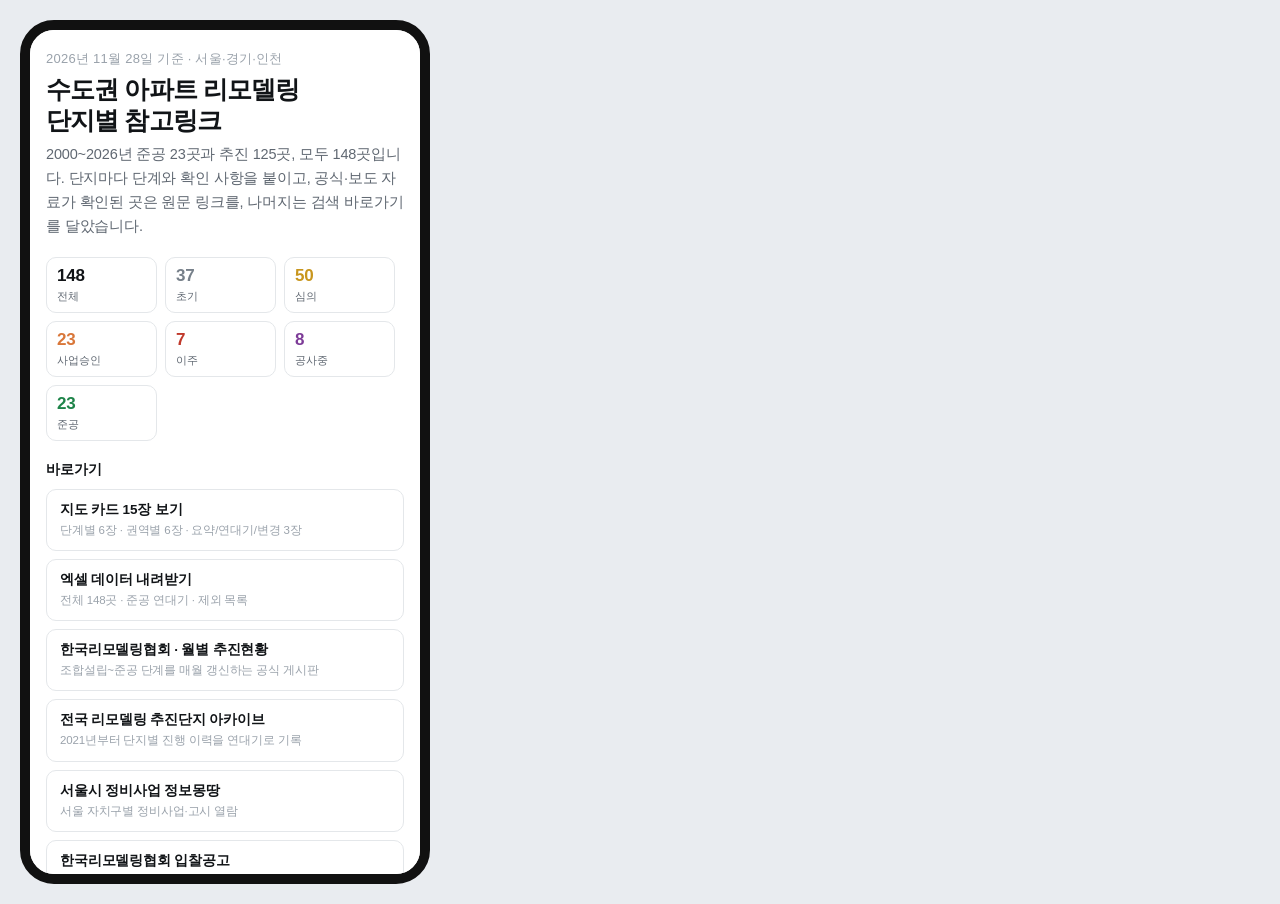
<file: remodeling/_m.html>
<!doctype html><html><head><meta charset="utf-8"><style>
body{margin:0;background:#e9ecf0;display:flex;gap:24px;padding:20px;font-family:sans-serif}
.ph{width:390px;height:844px;background:#fff;border-radius:34px;overflow:hidden;border:10px solid #111;box-sizing:content-box}
iframe{width:390px;height:844px;border:0;display:block}
</style></head><body>
<div class="ph"><iframe src="index.html"></iframe></div>
</body></html>
</file>
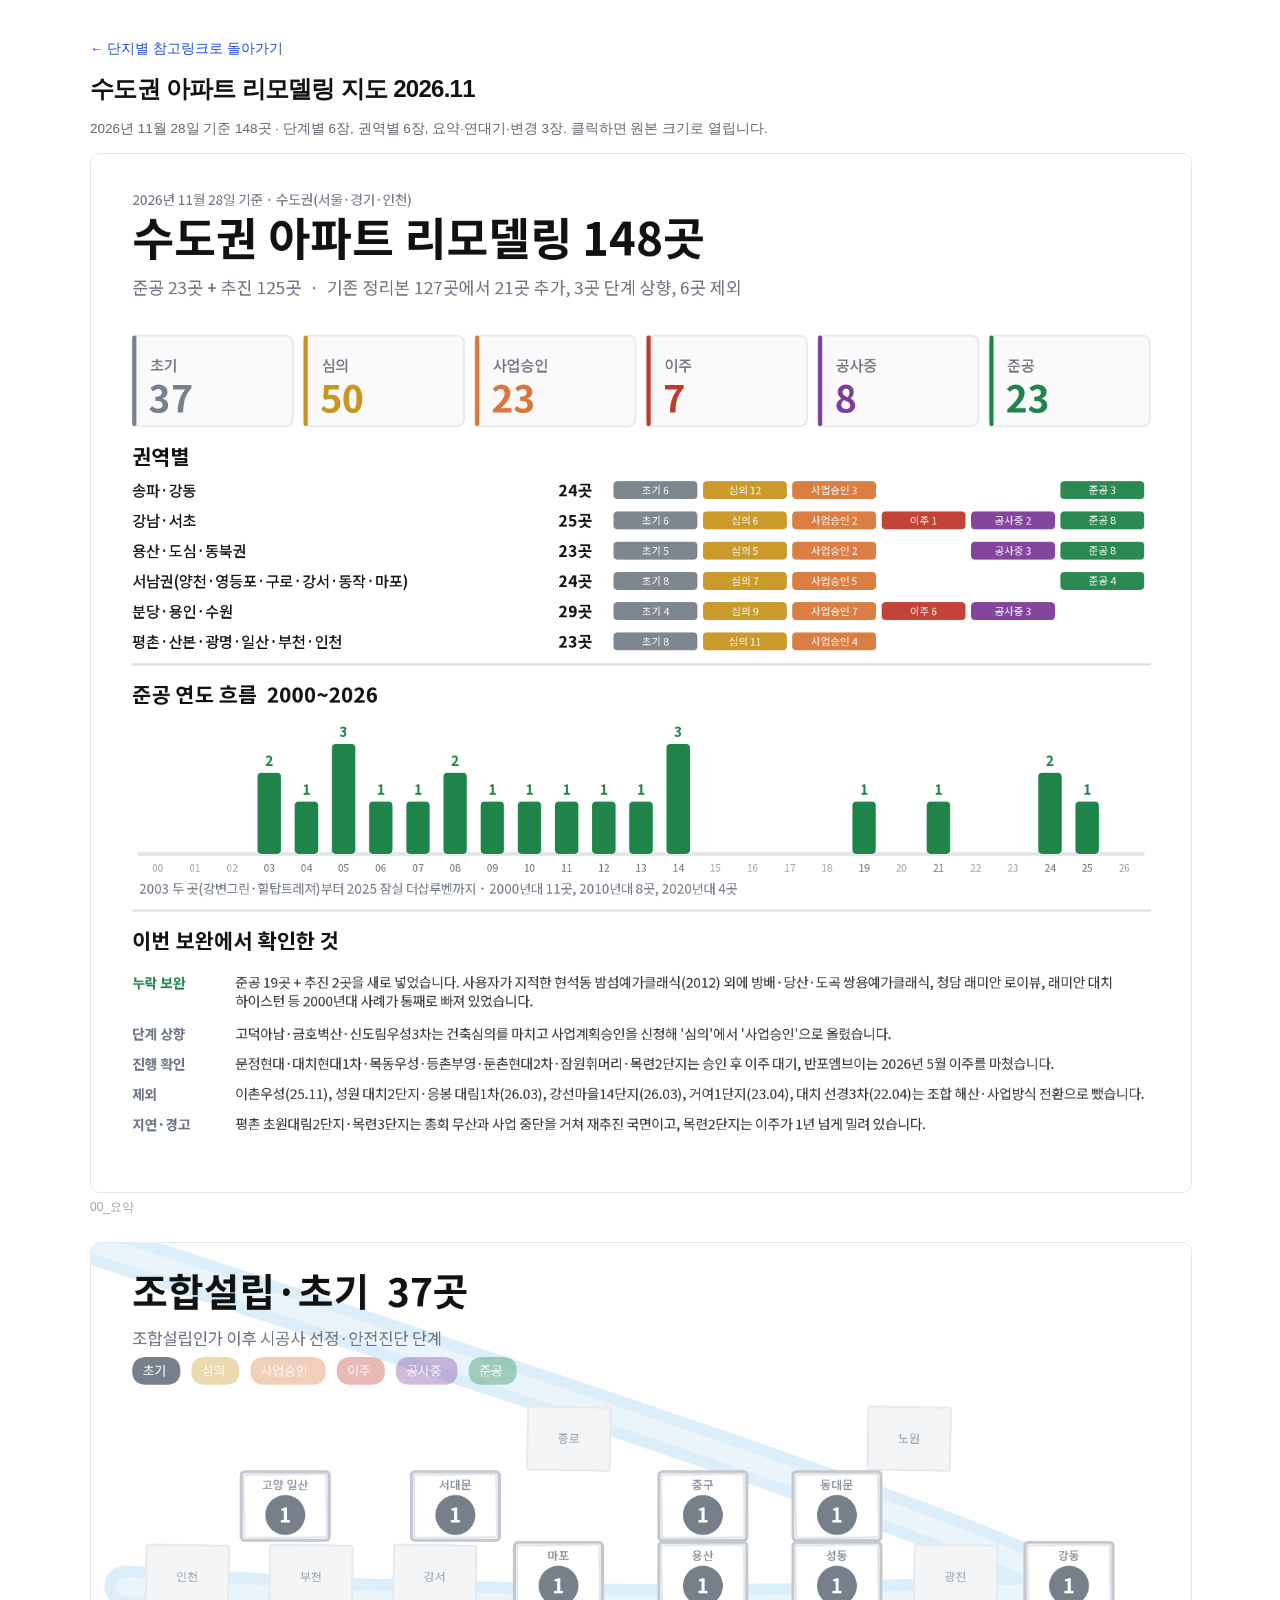
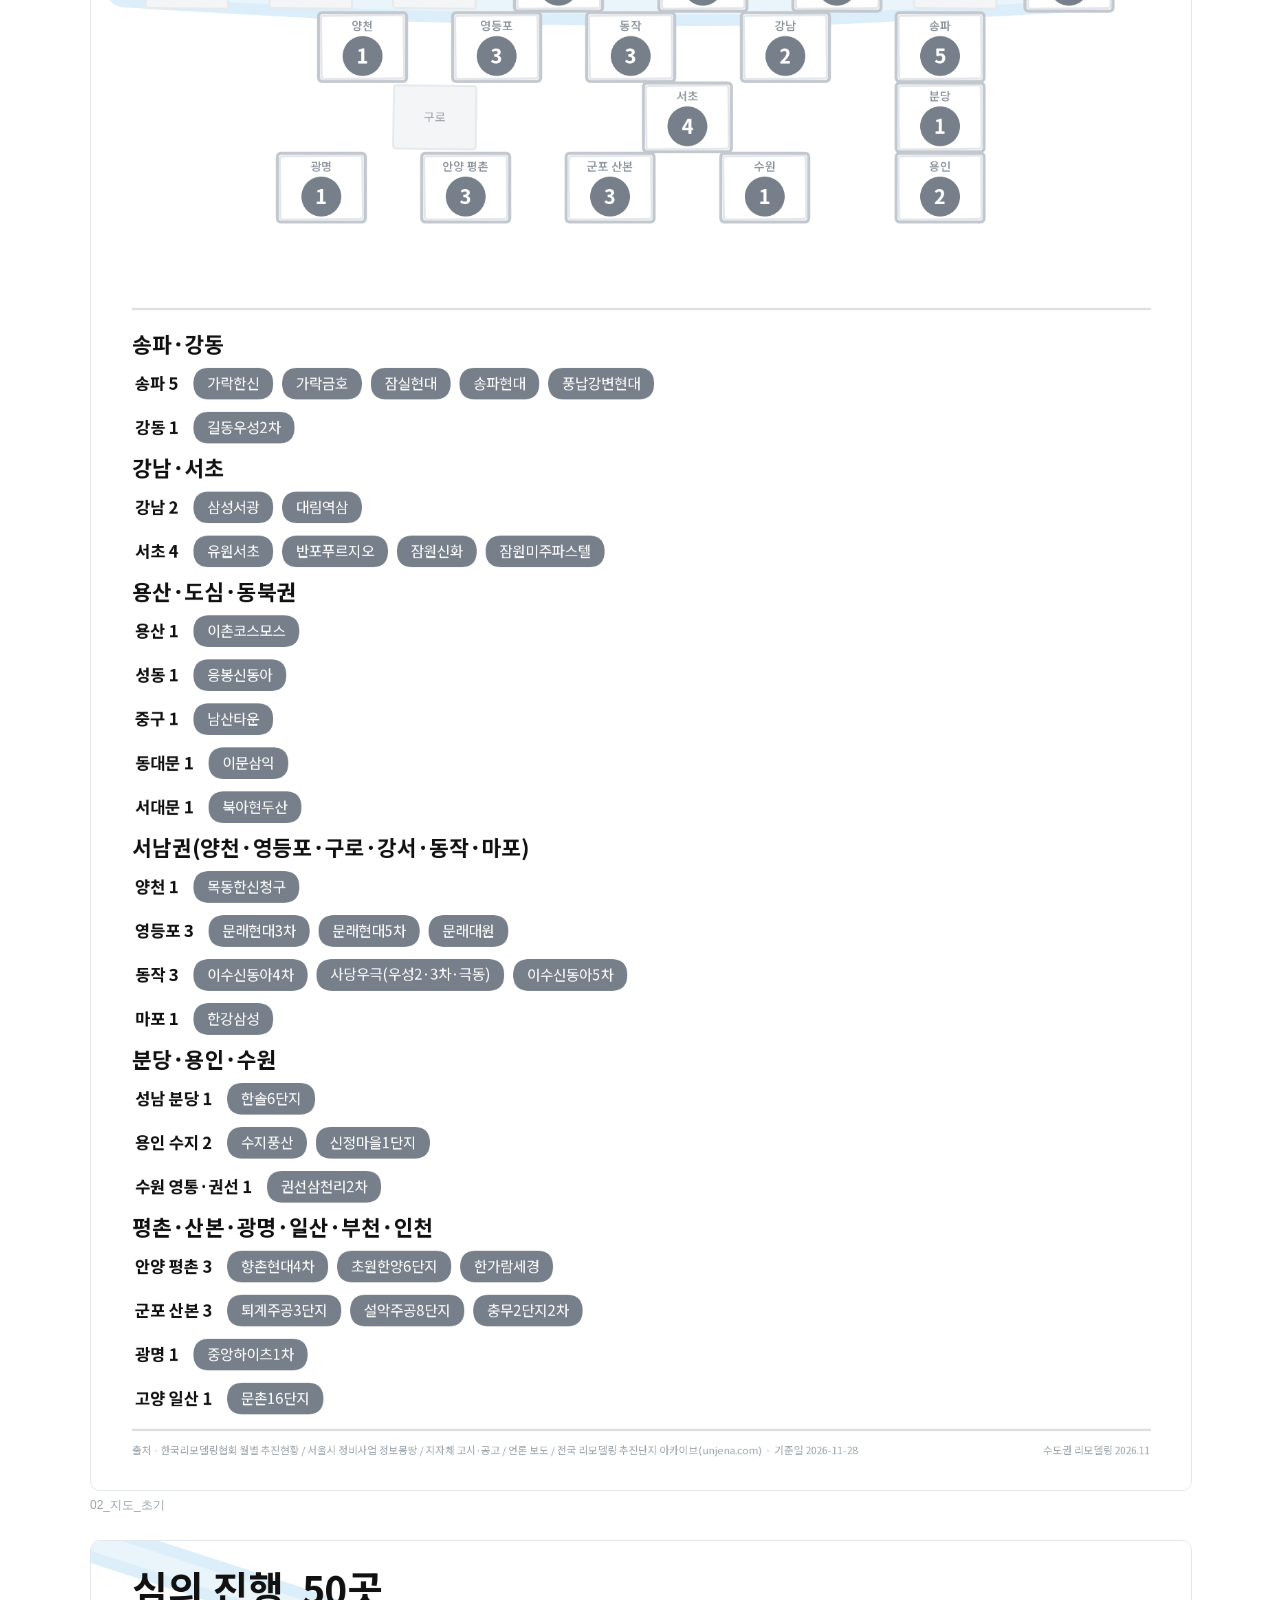
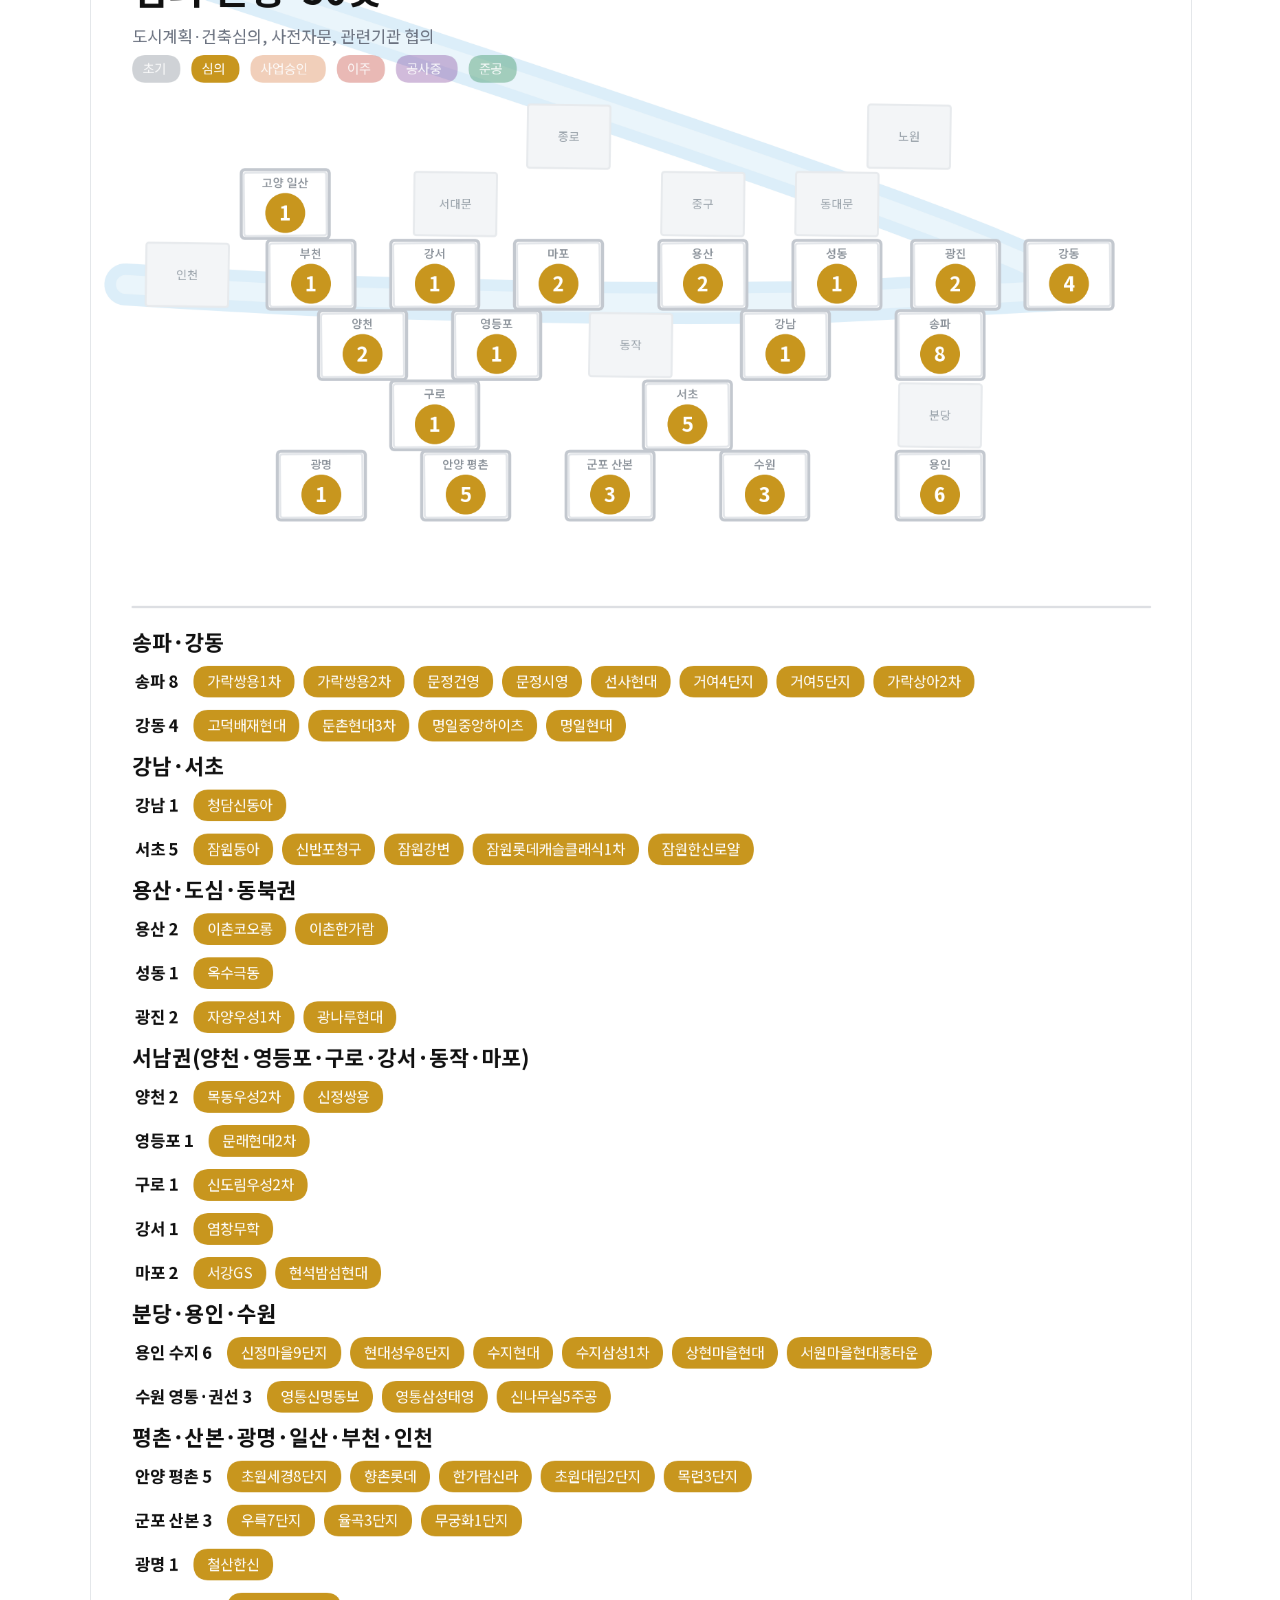
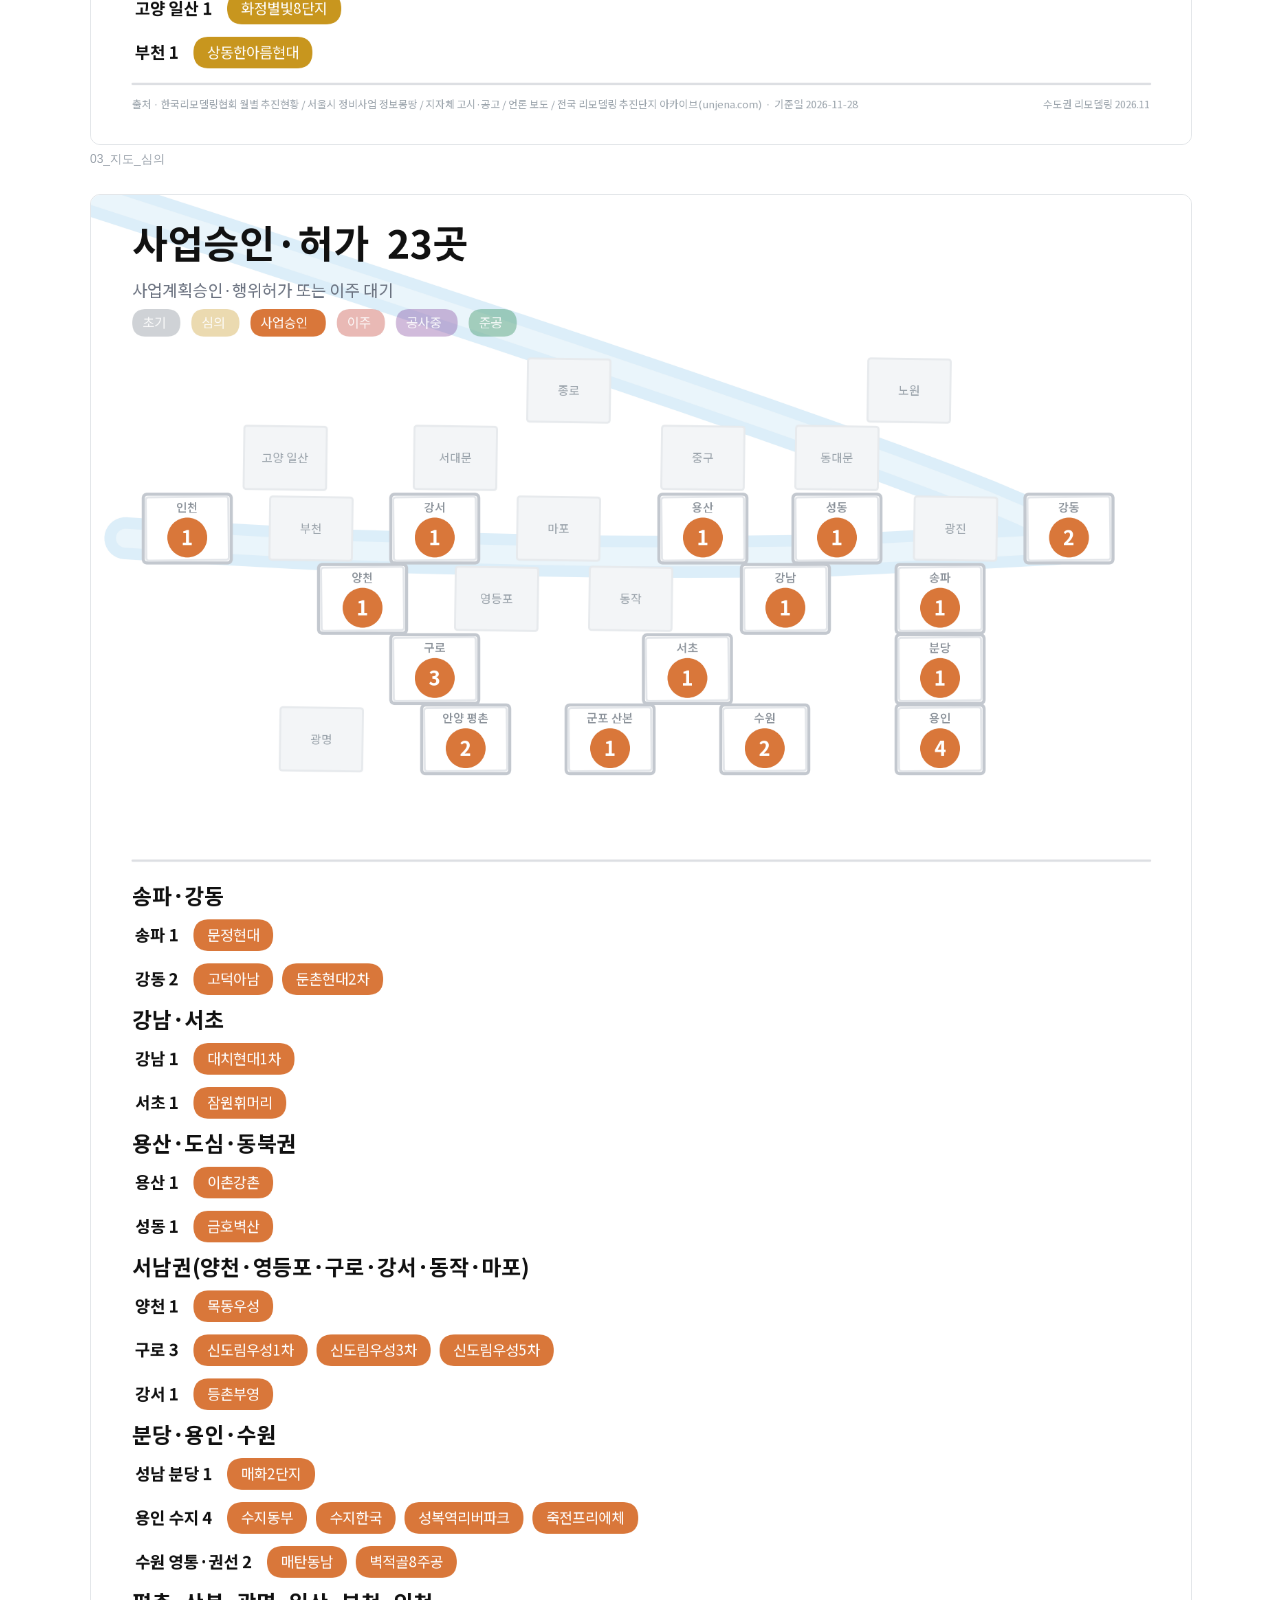
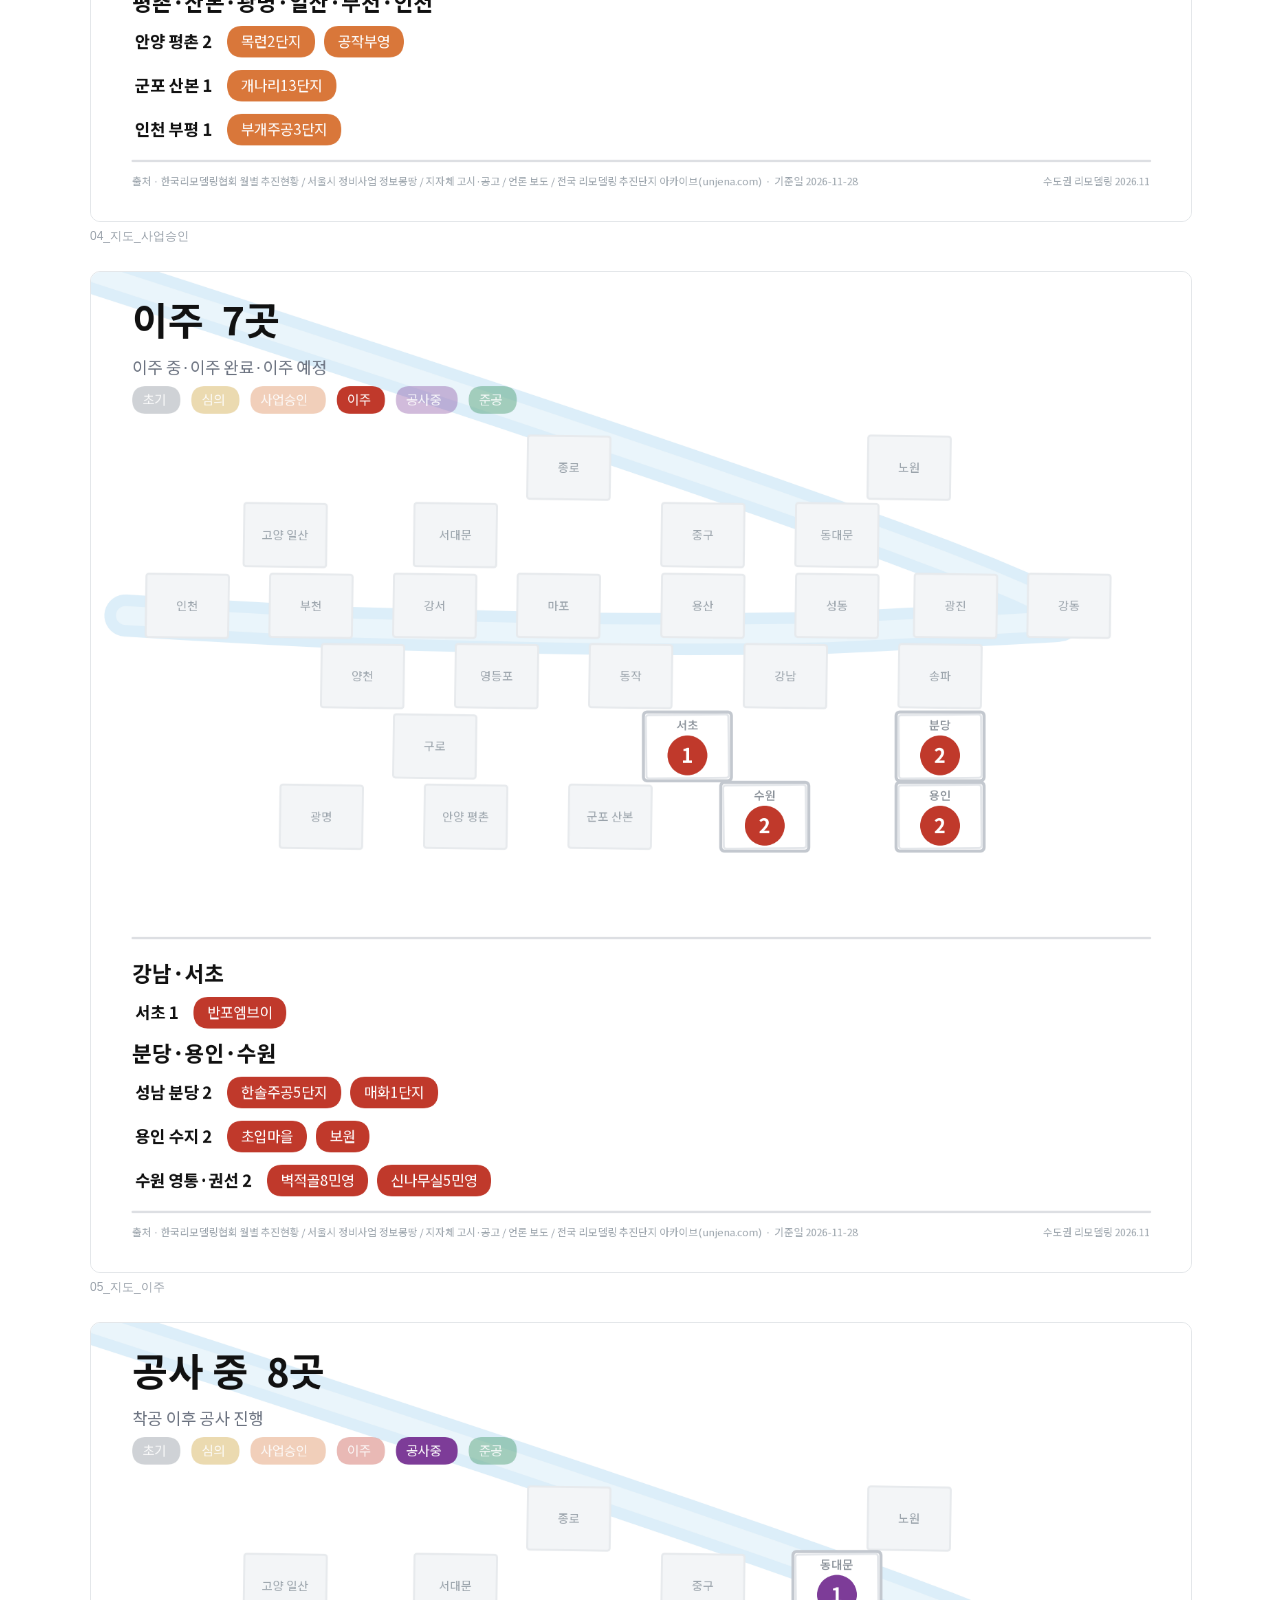
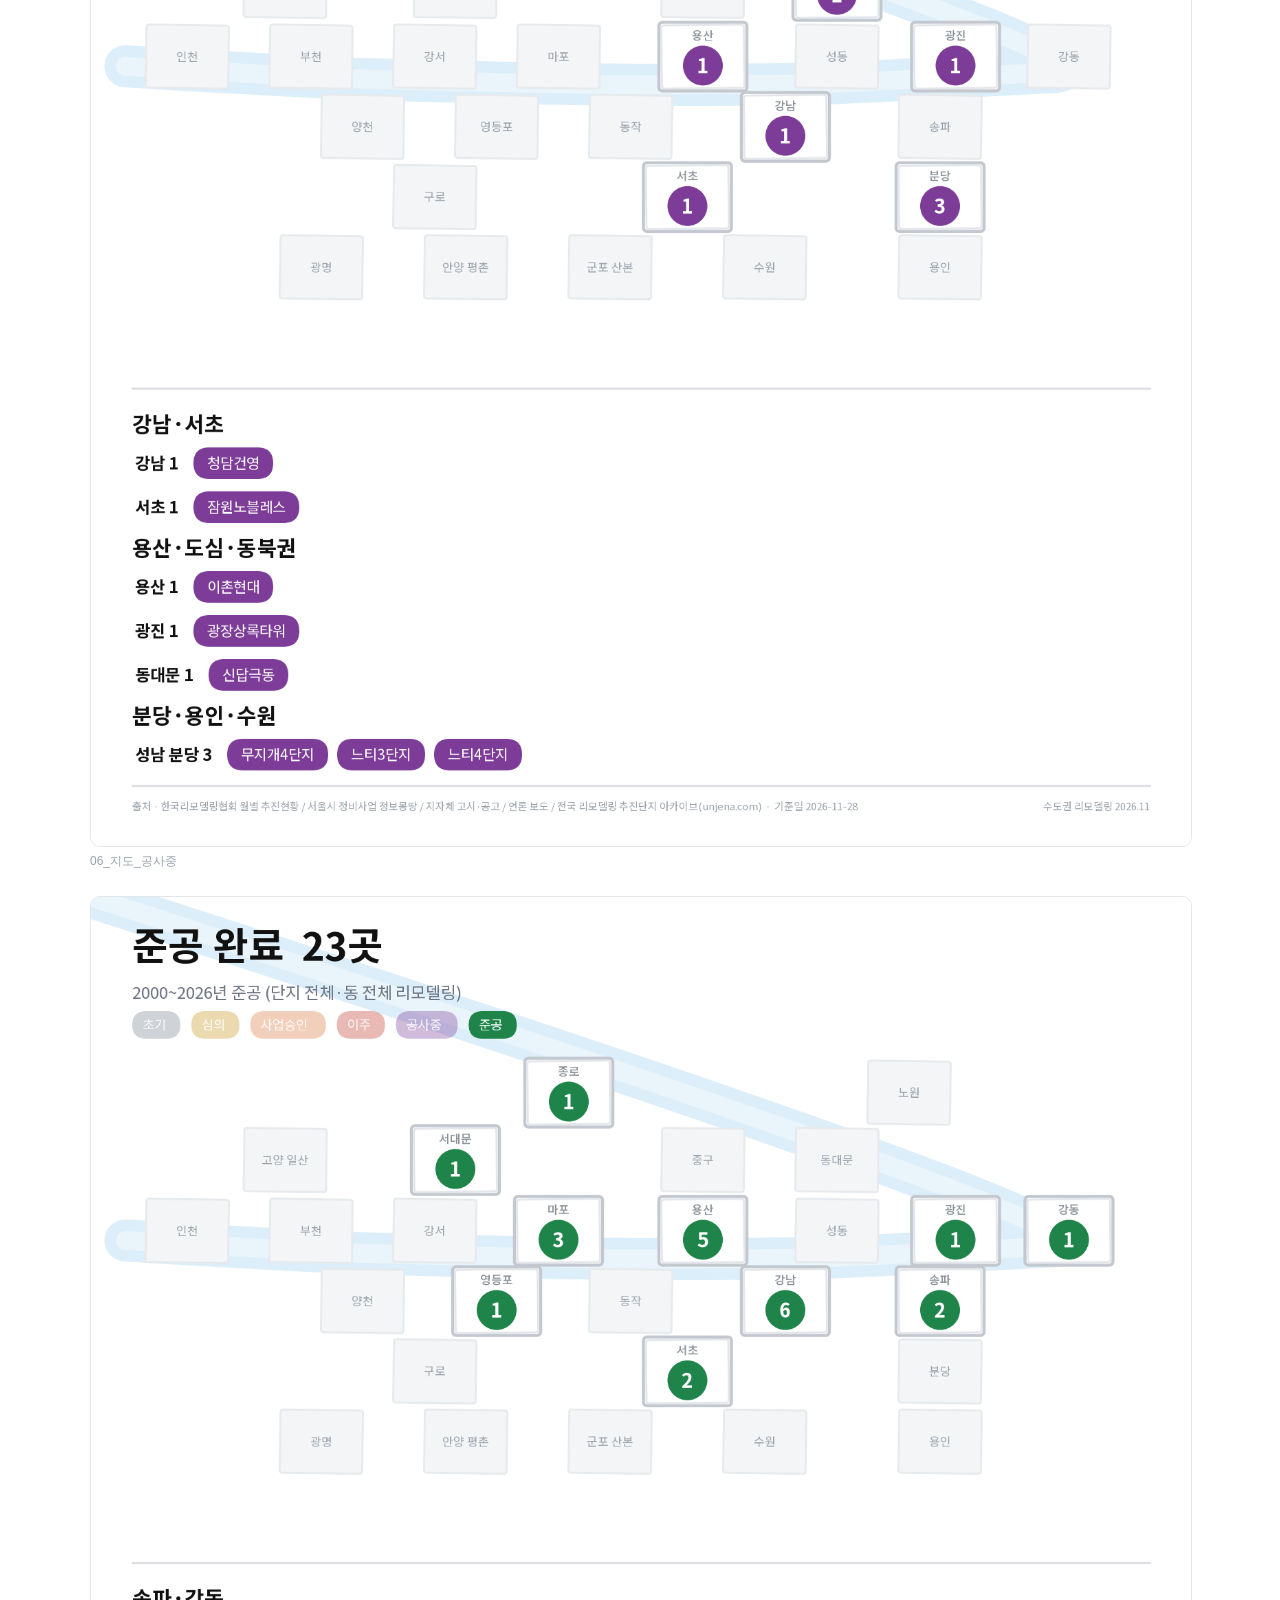
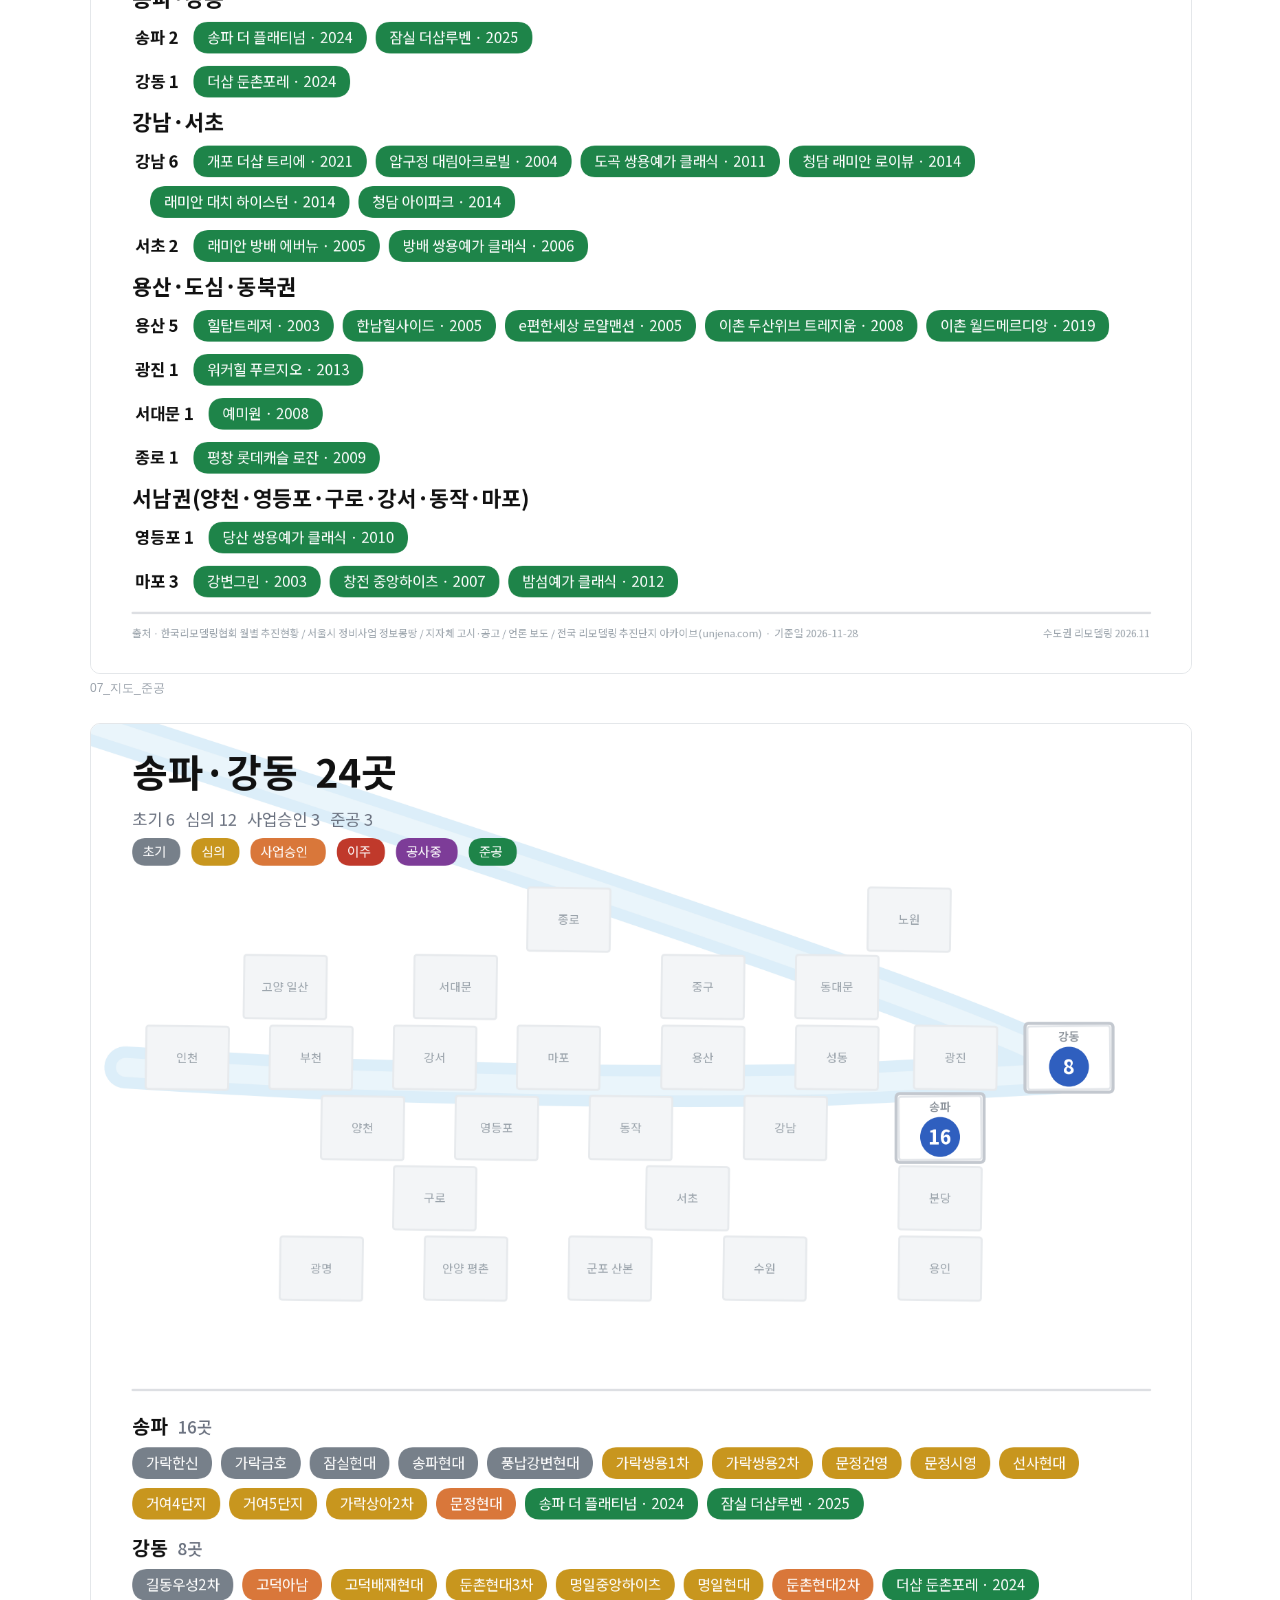
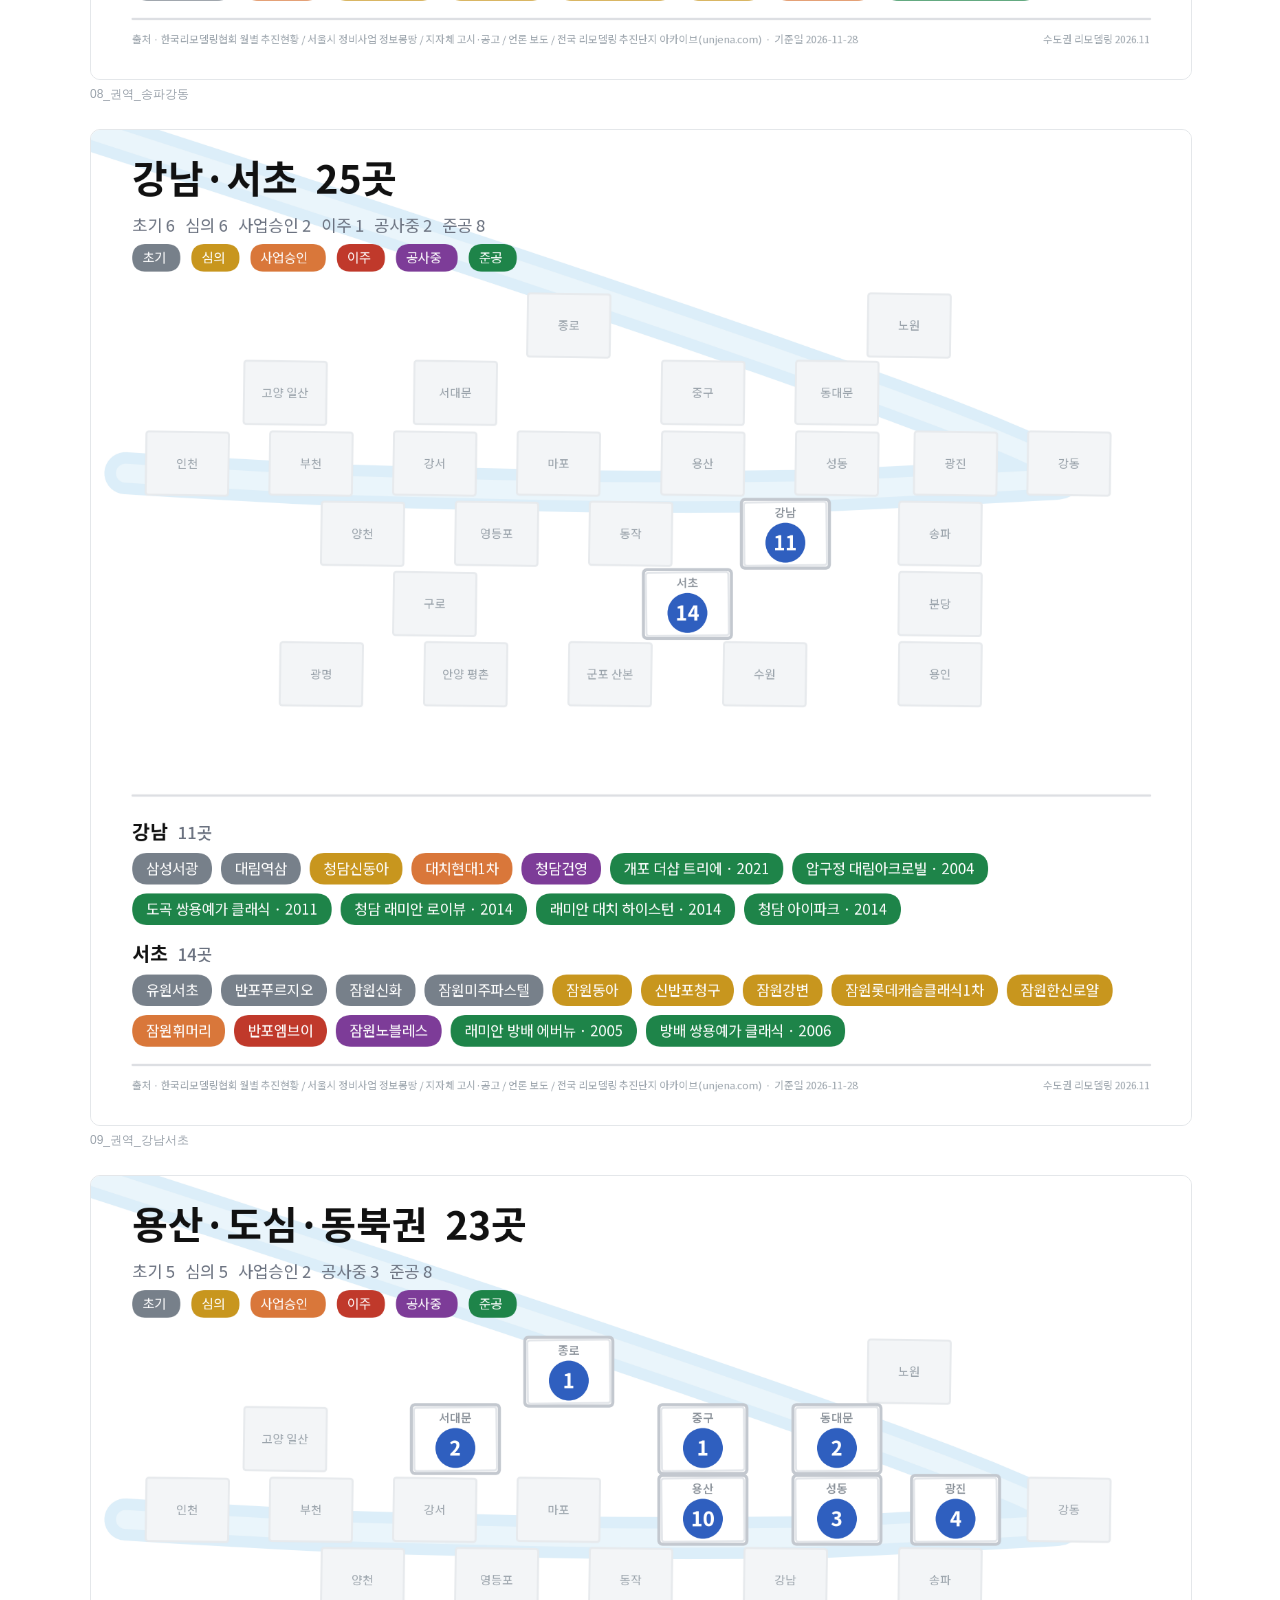
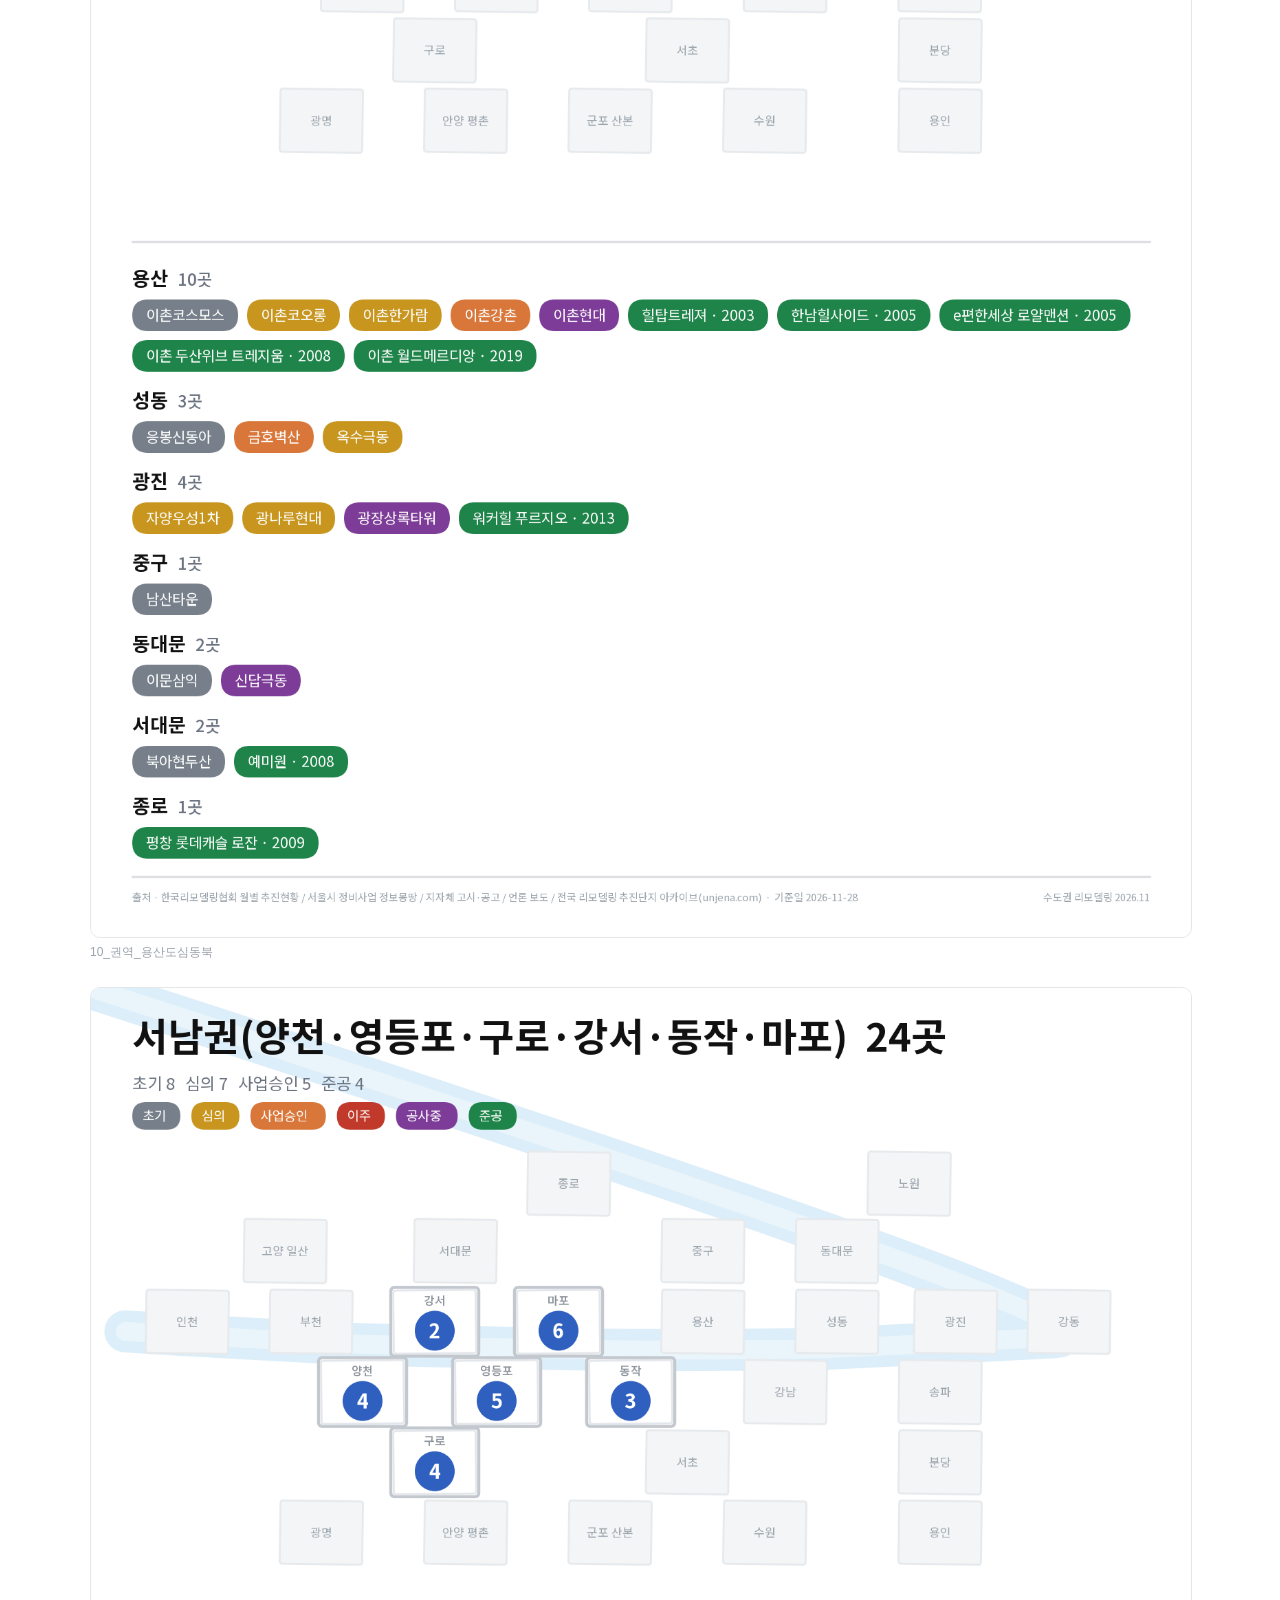
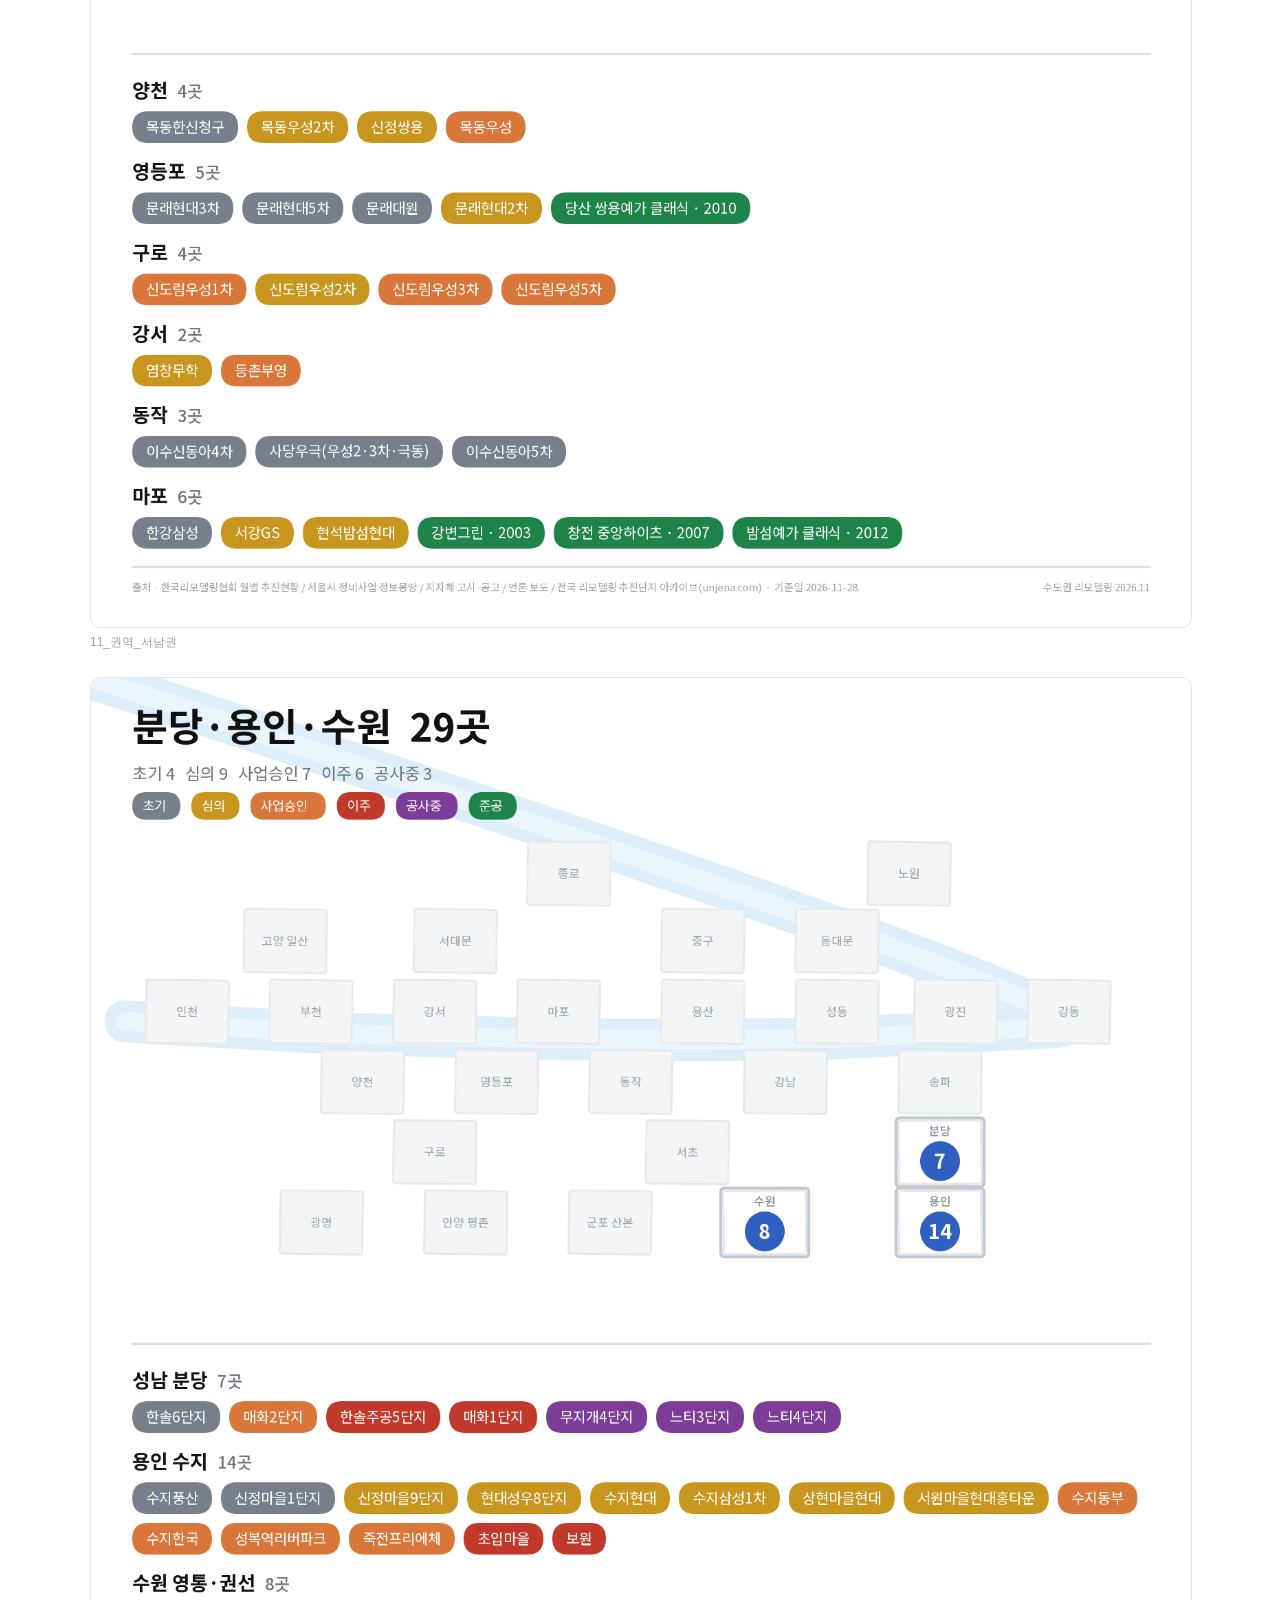
<file: remodeling/maps.html>
<!DOCTYPE html><html lang="ko"><head><meta charset="utf-8">
<meta name="viewport" content="width=device-width, initial-scale=1">
<title>수도권 리모델링 지도 2026.11</title>
<style>
body{margin:0;background:#fff;color:#111417;font-family:-apple-system,BlinkMacSystemFont,"Apple SD Gothic Neo","Noto Sans KR",sans-serif}
.wrap{max-width:1100px;margin:0 auto;padding:24px 16px 70px}
a{color:#1d4ed8;text-decoration:none}
h1{font-size:24px;letter-spacing:-.03em;margin:8px 0 6px}
p{color:#5f6771;font-size:13.5px;line-height:1.6}
figure{margin:0 0 26px}
img{width:100%;height:auto;border:1px solid #e4e7ea;border-radius:10px;display:block}
figcaption{font-size:12px;color:#9aa2ab;margin-top:6px}
</style></head><body><div class="wrap">
<p><a href="index.html">← 단지별 참고링크로 돌아가기</a></p>
<h1>수도권 아파트 리모델링 지도 2026.11</h1>
<p>2026년 11월 28일 기준 148곳 · 단계별 6장, 권역별 6장, 요약·연대기·변경 3장. 클릭하면 원본 크기로 열립니다.</p>
<figure><img src="img/00_요약.png" alt="00_요약.png" loading="lazy"><figcaption>00_요약</figcaption></figure>
<figure><img src="img/02_지도_초기.png" alt="02_지도_초기.png" loading="lazy"><figcaption>02_지도_초기</figcaption></figure>
<figure><img src="img/03_지도_심의.png" alt="03_지도_심의.png" loading="lazy"><figcaption>03_지도_심의</figcaption></figure>
<figure><img src="img/04_지도_사업승인.png" alt="04_지도_사업승인.png" loading="lazy"><figcaption>04_지도_사업승인</figcaption></figure>
<figure><img src="img/05_지도_이주.png" alt="05_지도_이주.png" loading="lazy"><figcaption>05_지도_이주</figcaption></figure>
<figure><img src="img/06_지도_공사중.png" alt="06_지도_공사중.png" loading="lazy"><figcaption>06_지도_공사중</figcaption></figure>
<figure><img src="img/07_지도_준공.png" alt="07_지도_준공.png" loading="lazy"><figcaption>07_지도_준공</figcaption></figure>
<figure><img src="img/08_권역_송파강동.png" alt="08_권역_송파강동.png" loading="lazy"><figcaption>08_권역_송파강동</figcaption></figure>
<figure><img src="img/09_권역_강남서초.png" alt="09_권역_강남서초.png" loading="lazy"><figcaption>09_권역_강남서초</figcaption></figure>
<figure><img src="img/10_권역_용산도심동북.png" alt="10_권역_용산도심동북.png" loading="lazy"><figcaption>10_권역_용산도심동북</figcaption></figure>
<figure><img src="img/11_권역_서남권.png" alt="11_권역_서남권.png" loading="lazy"><figcaption>11_권역_서남권</figcaption></figure>
<figure><img src="img/12_권역_분당용인수원.png" alt="12_권역_분당용인수원.png" loading="lazy"><figcaption>12_권역_분당용인수원</figcaption></figure>
<figure><img src="img/13_권역_평촌산본광명일산부천.png" alt="13_권역_평촌산본광명일산부천.png" loading="lazy"><figcaption>13_권역_평촌산본광명일산부천</figcaption></figure>
<figure><img src="img/14_준공연대기.png" alt="14_준공연대기.png" loading="lazy"><figcaption>14_준공연대기</figcaption></figure>
<figure><img src="img/15_변경요약.png" alt="15_변경요약.png" loading="lazy"><figcaption>15_변경요약</figcaption></figure>
</div></body></html>
</file>
<file: regional/style.css>
/* REGIONAL 41 — 지방 41개 구·군 부동산 데이터 랩 */
:root{
  --bg:#F4F6F9; --bgblur:rgba(244,246,249,.88);
  --card:#FFFFFF; --card2:#FAFBFD; --line:#E3E7ED; --line2:#EDF0F4;
  --ink:#0F1728; --sub:#667085; --label:#475467; --tile:#F2F4F7; --tileh:#E8EDF3;
  --acc:#2F5FB3; --accsoft:#EAF0FA;
  --shadow:0 1px 2px rgba(16,24,40,.04), 0 10px 28px -12px rgba(16,24,40,.14);
  --c-busan:#3E6FB0; --c-daegu:#7B6BB8; --c-daejeon:#3F9A85; --c-ulsan:#BE8A3D; --c-cheongju:#C0657A; --c-cheonan:#6B8B3C;
  --good:#2C8768; --bad:#BF554D;
  --grid:#E9ECF1; --axis:#98A2B3;
  --sheet:0 0 0 1px rgba(16,24,40,.06), 0 -18px 50px -12px rgba(16,24,40,.3);
}
html[data-theme="dark"]{
  --bg:#0D1420; --bgblur:rgba(13,20,32,.88);
  --card:#161F2E; --card2:#131B28; --line:#26313F; --line2:#1E2836;
  --ink:#EDF1F7; --sub:#93A0B4; --label:#C2CCDB; --tile:#1D2735; --tileh:#253143;
  --acc:#8FB4EE; --accsoft:#1B2C45;
  --shadow:none;
  --c-busan:#7FA6DE; --c-daegu:#AD9EE0; --c-daejeon:#71C0AB; --c-ulsan:#DCB273; --c-cheongju:#DE93A5; --c-cheonan:#9FBE6C;
  --good:#6FC3A4; --bad:#EE9089;
  --grid:#202B39; --axis:#6F7D91;
  --sheet:0 0 0 1px rgba(255,255,255,.08), 0 -18px 50px -12px rgba(0,0,0,.7);
}
*{box-sizing:border-box}
html{-webkit-text-size-adjust:100%;text-size-adjust:100%}
body{margin:0;background:var(--bg);color:var(--ink);
  font-family:-apple-system,BlinkMacSystemFont,"Apple SD Gothic Neo","Malgun Gothic","Noto Sans KR",system-ui,sans-serif;
  -webkit-font-smoothing:antialiased;word-break:keep-all;overflow-wrap:break-word;
  font-variant-numeric:tabular-nums}
a{color:inherit;text-decoration:none}
button{font:inherit;color:inherit;background:none;border:0;padding:0;cursor:pointer;touch-action:manipulation}
input{font:inherit}
.wrap{max-width:1080px;margin:0 auto;padding:16px 16px 72px;
  padding-left:max(16px,env(safe-area-inset-left));padding-right:max(16px,env(safe-area-inset-right));
  padding-bottom:calc(56px + env(safe-area-inset-bottom))}

/* ── 헤더 ── */
.hd{display:flex;align-items:flex-start;justify-content:space-between;gap:12px;padding:6px 0 2px}
.hdmark{display:inline-flex;align-items:center;gap:7px;font-size:9.5px;font-weight:800;letter-spacing:.19em;color:var(--acc);text-transform:uppercase}
.hdmark i{width:5px;height:5px;border-radius:50%;background:var(--acc)}
h1{margin:8px 0 0;font-size:clamp(21px,5.4vw,30px);font-weight:850;letter-spacing:-.04em;line-height:1.14}
h1 em{font-style:normal;color:var(--acc)}
.hdsub{margin:6px 0 0;font-size:12.5px;color:var(--sub);line-height:1.5}
.hdmeta{margin:8px 0 0;display:flex;flex-wrap:wrap;gap:6px}
.hdmeta span{font-size:10.5px;color:var(--sub);background:var(--tile);border-radius:6px;padding:3px 7px;font-weight:600}
.hdmeta b{color:var(--label);font-weight:700}
.hdact{display:flex;align-items:center;gap:8px;flex:none}
.tgl{width:38px;height:38px;border-radius:50%;border:1px solid var(--line);background:var(--card);
  display:flex;align-items:center;justify-content:center;font-size:16px;line-height:1}
.tgl:active{background:var(--tileh)}
.home{font-size:11px;font-weight:700;color:var(--sub);border:1px solid var(--line);background:var(--card);
  border-radius:19px;padding:9px 12px;white-space:nowrap;display:none}
@media(min-width:520px){.home{display:inline-block}}

/* ── 카드 공통 ── */
.card{background:var(--card);border:1px solid var(--line);border-radius:16px;box-shadow:var(--shadow)}
.sec{margin:18px 0 0}
.sec-hd{display:flex;align-items:flex-end;justify-content:space-between;gap:10px;margin:0 2px 9px}
.sec-t{margin:0;font-size:15.5px;font-weight:820;letter-spacing:-.03em;display:flex;align-items:center;gap:7px}
.sec-t span{font-size:10px;font-weight:800;letter-spacing:.14em;color:var(--acc);background:var(--accsoft);
  padding:3px 6px;border-radius:5px}
.sec-d{margin:3px 0 0;font-size:11.5px;color:var(--sub);line-height:1.45}
.tools{display:flex;gap:6px;flex:none}

/* ── KPI ── */
.kpis{display:grid;grid-template-columns:repeat(3,minmax(0,1fr));gap:1px;background:var(--line);
  border:1px solid var(--line);border-radius:16px;overflow:hidden;margin:14px 0 0;box-shadow:var(--shadow)}
@media(min-width:760px){.kpis{grid-template-columns:repeat(6,minmax(0,1fr))}}
.kp{background:var(--card);padding:12px 11px 13px;min-width:0;display:flex;flex-direction:column;gap:4px}
.kp .l{font-size:9.5px;font-weight:750;letter-spacing:.1em;color:var(--sub);text-transform:uppercase;white-space:nowrap;
  overflow:hidden;text-overflow:ellipsis}
.kp .v{font-size:clamp(15px,4.2vw,20px);font-weight:840;letter-spacing:-.045em;line-height:1.1;white-space:nowrap;overflow:hidden;text-overflow:ellipsis}
.kp .v small{font-size:.58em;font-weight:700;letter-spacing:-.02em;color:var(--sub);margin-left:2px}
.kp .d{font-size:10px;color:var(--sub);line-height:1.35;overflow:hidden;display:-webkit-box;-webkit-line-clamp:2;-webkit-box-orient:vertical}
.kp .d b{color:var(--label);font-weight:700}
.kp.acc .v{color:var(--acc)}

/* ── 필터 ── */
.filters{padding:12px 13px 13px;margin:12px 0 0;display:grid;grid-template-columns:1fr;gap:0}
.fcol{min-width:0}
@media(min-width:820px){.filters{grid-template-columns:1.45fr 1fr;column-gap:26px}
  .fcol .frow:first-child{padding-top:0;margin-top:0;border-top:0}}
.fcol+.fcol>.frow:first-child{margin-top:11px;padding-top:11px;border-top:1px dashed var(--line2)}
@media(min-width:820px){.fcol+.fcol>.frow:first-child{margin-top:0;padding-top:0;border-top:0}}
.frow{display:flex;align-items:center;gap:8px;min-width:0}
.frow+.frow{margin-top:11px;padding-top:11px;border-top:1px dashed var(--line2)}
.flab{font-size:9.5px;font-weight:800;letter-spacing:.12em;color:var(--sub);flex:none;width:44px;text-transform:uppercase}
.scrollx{display:flex;gap:6px;overflow-x:auto;scrollbar-width:none;-webkit-overflow-scrolling:touch;padding:1px;min-width:0}
.scrollx::-webkit-scrollbar{display:none}
.tab{flex:none;font-size:12.5px;font-weight:750;letter-spacing:-.02em;color:var(--label);background:var(--tile);
  border:1px solid transparent;border-radius:9px;padding:8px 12px;white-space:nowrap;transition:.14s}
.tab .n{font-size:10px;font-weight:700;color:var(--sub);margin-left:4px}
.tab[aria-pressed="true"]{background:var(--ink);color:var(--card);border-color:var(--ink)}
html[data-theme="dark"] .tab[aria-pressed="true"]{background:var(--acc);color:#0D1420;border-color:var(--acc)}
.tab[aria-pressed="true"] .n{color:inherit;opacity:.6}
.chips{display:flex;flex-wrap:wrap;gap:6px;min-width:0}
.chip{font-size:11.5px;font-weight:700;color:var(--label);background:var(--card);border:1px solid var(--line);
  border-radius:8px;padding:6px 9px;letter-spacing:-.01em;white-space:nowrap}
.chip[aria-pressed="true"]{background:var(--accsoft);border-color:var(--acc);color:var(--acc)}
.chip .x{opacity:.55;margin-left:3px;font-weight:800}
.more{font-size:11.5px;font-weight:750;color:var(--acc);padding:6px 8px;white-space:nowrap}
.selinfo{font-size:11px;color:var(--sub);margin-left:auto;white-space:nowrap}
.selinfo b{color:var(--ink)}
.gg{display:flex;flex-wrap:wrap;gap:6px}
.ggcity{display:flex;align-items:center;gap:5px;font-size:10px;font-weight:800;color:var(--sub);letter-spacing:.06em;
  margin:6px 0 2px;width:100%}
.ggcity i{width:7px;height:7px;border-radius:2px;background:var(--c)}
.gwrap{display:none}
.gwrap.on{display:block}

/* ── 범위 요약 스트립 ── */
.scope{display:flex;align-items:center;gap:10px;flex-wrap:wrap;margin:10px 2px 0;font-size:11.5px;color:var(--sub)}
.scope b{color:var(--ink);font-weight:800}
.scope .dot{width:3px;height:3px;border-radius:50%;background:var(--axis)}
.pill{font-size:10.5px;font-weight:750;padding:4px 8px;border-radius:7px;background:var(--tile);color:var(--label)}
.pill.warn{background:rgba(191,85,77,.12);color:var(--bad)}

/* ── 탭·버튼 ── */
.mtabs{display:flex;gap:5px;overflow-x:auto;scrollbar-width:none;padding:0 0 2px}
.mtabs::-webkit-scrollbar{display:none}
.mtab{flex:none;font-size:11.5px;font-weight:750;color:var(--sub);border-radius:8px;padding:7px 10px;background:var(--tile);letter-spacing:-.01em}
.mtab[aria-pressed="true"]{background:var(--ink);color:var(--card)}
html[data-theme="dark"] .mtab[aria-pressed="true"]{background:var(--acc);color:#0D1420}
.btn{font-size:11px;font-weight:750;color:var(--label);background:var(--card);border:1px solid var(--line);
  border-radius:8px;padding:7px 10px;display:inline-flex;align-items:center;gap:4px;white-space:nowrap}
.btn:active{background:var(--tileh)}
.btn.sm{padding:6px 9px;font-size:10.5px}

/* ── 차트 ── */
.chartcard{padding:13px 12px 10px}
.chead{display:flex;align-items:flex-start;justify-content:space-between;gap:8px;margin:0 1px 6px}
.ctitle{font-size:13px;font-weight:800;letter-spacing:-.02em}
.csub{font-size:10.5px;color:var(--sub);margin-top:2px;line-height:1.4}
.plot{position:relative;margin:2px -4px 0}
.plot svg{display:block;width:100%;height:auto;overflow:visible}
.plot text{font-family:inherit}
.legend{display:flex;flex-wrap:wrap;gap:5px 11px;margin:8px 2px 0;font-size:10.5px;color:var(--label)}
.legend i{display:inline-block;width:8px;height:8px;border-radius:2px;margin-right:4px;vertical-align:-1px}
.legend span{white-space:nowrap;font-weight:650}
.legend .mut{color:var(--sub);font-weight:600}
.tip{position:absolute;pointer-events:none;background:var(--ink);color:var(--card);border-radius:9px;
  padding:8px 10px;font-size:11px;line-height:1.45;box-shadow:0 8px 24px -6px rgba(0,0,0,.4);
  transform:translate(-50%,-108%);opacity:0;transition:opacity .12s;z-index:5;min-width:96px;white-space:nowrap}
html[data-theme="dark"] .tip{background:#E9EFF8;color:#0D1420}
.tip.on{opacity:1}
.tip b{font-size:12px;display:block;margin-bottom:2px}
.tip .r{display:flex;justify-content:space-between;gap:12px}
.tip .r i{display:inline-block;width:6px;height:6px;border-radius:50%;margin-right:4px}
.insight{margin:9px 1px 2px;font-size:11.5px;color:var(--label);line-height:1.55;background:var(--card2);
  border:1px solid var(--line2);border-radius:10px;padding:9px 10px}
.insight b{color:var(--ink);font-weight:750}
.insight em{font-style:normal;color:var(--acc);font-weight:750}

/* ── 랭킹 리스트 ── */
.rank{padding:10px 12px 12px}
.rrow{display:flex;align-items:center;gap:9px;padding:7px 2px;border-bottom:1px solid var(--line2);min-height:38px}
.rrow:last-child{border-bottom:0}
.rrow:active{background:var(--tile)}
.rk{width:20px;flex:none;font-size:10px;font-weight:800;color:var(--axis);text-align:right}
.rname{flex:none;width:88px;font-size:12px;font-weight:750;letter-spacing:-.02em;white-space:nowrap;overflow:hidden;text-overflow:ellipsis}
.rname i{font-style:normal;font-size:9px;color:var(--sub);margin-left:3px;font-weight:600}
.rbar{flex:1;min-width:20px;height:8px;border-radius:4px;background:var(--tile);overflow:hidden}
.rbar i{display:block;height:100%;border-radius:4px}
.rval{flex:none;width:82px;text-align:right;font-size:12px;font-weight:800;letter-spacing:-.03em}
.rval small{font-size:9.5px;font-weight:700;color:var(--sub);margin-left:1px}
@media(min-width:620px){.rname{width:104px}.rval{width:100px}.rrow{padding:8px 4px}}

/* ── 표 ── */
.tblwrap{overflow-x:auto;-webkit-overflow-scrolling:touch;margin:0 -12px;padding:0 12px}
table{border-collapse:collapse;width:100%;font-size:11.5px}
th,td{padding:7px 6px;text-align:right;white-space:nowrap;border-bottom:1px solid var(--line2)}
th{font-size:10px;font-weight:750;color:var(--sub);letter-spacing:.02em;border-bottom:1px solid var(--line)}
td:first-child,th:first-child{text-align:left;font-weight:700}
td.n{font-weight:700}
tr[data-s]{cursor:pointer}
tr[data-s]:active td{background:var(--tile)}
.mini{font-size:10px;color:var(--sub);font-weight:600}

/* ── 단지 리스트 ── */
.search{display:flex;align-items:center;gap:8px;background:var(--tile);border-radius:11px;padding:0 11px;margin:0 0 10px}
.search svg{width:17px;height:17px;flex:none;color:var(--sub)}
.search input{flex:1;border:0;background:none;outline:none;padding:11px 0;font-size:13.5px;color:var(--ink);min-width:0}
.search input::placeholder{color:var(--sub)}
.search button{font-size:11px;font-weight:750;color:var(--sub);padding:6px 2px}
.cxlist{padding:2px 12px 6px}
.cx{display:flex;align-items:center;gap:10px;padding:10px 2px;border-bottom:1px solid var(--line2)}
.cx:last-child{border-bottom:0}
.cx:active{background:var(--tile)}
.cxm{flex:1;min-width:0}
.cxn{font-size:12.8px;font-weight:750;letter-spacing:-.02em;white-space:nowrap;overflow:hidden;text-overflow:ellipsis}
.cxs{font-size:10.5px;color:var(--sub);margin-top:3px;display:flex;gap:5px;flex-wrap:wrap;align-items:center}
.badge{font-size:9.5px;font-weight:750;padding:2px 5px;border-radius:4px;background:var(--tile);color:var(--sub);letter-spacing:.02em}
.badge.hg{background:var(--accsoft);color:var(--acc)}
.cxr{flex:none;text-align:right}
.cxr b{display:block;font-size:13px;font-weight:820;letter-spacing:-.03em}
.cxr span{font-size:10px;color:var(--sub);font-weight:650}
.loadmore{display:block;width:100%;text-align:center;padding:12px;font-size:12px;font-weight:750;color:var(--acc);border-top:1px solid var(--line2)}
.empty{padding:26px 10px;text-align:center;color:var(--sub);font-size:12px}

/* ── 바텀시트 ── */
.sheet{position:fixed;inset:0;z-index:80;display:none}
.sheet.on{display:block}
.sheet .bd{position:absolute;inset:0;background:rgba(8,14,24,.45);backdrop-filter:blur(2px)}
.sheet .in{position:absolute;left:0;right:0;bottom:0;max-height:88dvh;overflow-y:auto;-webkit-overflow-scrolling:touch;
  background:var(--card);border-radius:20px 20px 0 0;box-shadow:var(--sheet);
  padding:8px 16px calc(22px + env(safe-area-inset-bottom));animation:up .22s ease-out}
@keyframes up{from{transform:translateY(26px);opacity:.6}to{transform:none;opacity:1}}
.sheet .grab{width:38px;height:4px;border-radius:2px;background:var(--line);margin:2px auto 10px}
.sheet .xh{display:flex;justify-content:space-between;align-items:flex-start;gap:10px}
.sheet h3{margin:0;font-size:16px;font-weight:830;letter-spacing:-.035em;line-height:1.25}
.sheet .xbtn{font-size:20px;line-height:1;color:var(--sub);padding:4px 2px 4px 10px}
.sheet .meta{font-size:11px;color:var(--sub);margin-top:5px;line-height:1.5}
.kv{display:grid;grid-template-columns:repeat(2,minmax(0,1fr));gap:1px;background:var(--line);border:1px solid var(--line);
  border-radius:12px;overflow:hidden;margin:12px 0 0}
.kv div{background:var(--card);padding:9px 10px}
.kv .k{font-size:9.5px;font-weight:750;color:var(--sub);letter-spacing:.06em}
.kv .v{font-size:13.5px;font-weight:820;letter-spacing:-.03em;margin-top:2px}
.kv .v small{margin-left:3px}
.kv .v small{font-size:9.5px;font-weight:700;color:var(--sub);margin-left:2px}
.stitle{font-size:11px;font-weight:800;letter-spacing:.06em;color:var(--sub);margin:16px 0 6px}

/* ── 데이터 노트 ── */
.notes{padding:14px 14px 4px;font-size:11px;color:var(--sub);line-height:1.65}
.notes b{color:var(--label);font-weight:750}
.notes ul{margin:6px 0 10px;padding-left:15px}
.notes li{margin:2px 0}
.notes .src{display:flex;flex-wrap:wrap;gap:6px;margin:8px 0 10px}
.notes .src span{background:var(--tile);border-radius:6px;padding:4px 7px;font-size:10px;font-weight:650;color:var(--label)}
.foot{margin:22px 2px 0;font-size:10.5px;color:var(--sub);line-height:1.7;display:flex;justify-content:space-between;gap:12px;flex-wrap:wrap}

/* ── PNG 미리보기 ── */
.pngmodal{position:fixed;inset:0;z-index:90;display:none}
.pngmodal.on{display:block}
.pngmodal .bd{position:absolute;inset:0;background:rgba(8,14,24,.6)}
.pngmodal .in{position:absolute;left:0;right:0;bottom:0;top:0;margin:auto;max-width:720px;height:max-content;
  background:var(--card);border-radius:16px;padding:12px;display:flex;flex-direction:column;gap:8px;max-height:92dvh}
.pngmodal .hd{display:flex;justify-content:space-between;align-items:center;gap:8px;font-size:12px;font-weight:750}
.pngmodal img{max-width:100%;max-height:64dvh;object-fit:contain;border-radius:8px;background:var(--tile)}
.pngmodal .ft{display:flex;gap:8px;align-items:center;justify-content:flex-end;flex-wrap:wrap}
.pngmodal .hint{font-size:10.5px;color:var(--sub);margin-right:auto;line-height:1.4;flex:1;min-width:150px}
.pngmodal .primary{background:var(--ink);color:var(--card);border-radius:8px;padding:9px 14px;font-size:11.5px;font-weight:750}
html[data-theme="dark"] .pngmodal .primary{background:var(--acc);color:#0D1420}
.pngmodal .ghost{border:1px solid var(--line);border-radius:8px;padding:9px 12px;font-size:11.5px;font-weight:700}
.note-toast{position:fixed;left:50%;bottom:calc(18px + env(safe-area-inset-bottom));transform:translateX(-50%);
  background:var(--ink);color:var(--card);font-size:11.5px;font-weight:650;padding:9px 13px;border-radius:20px;
  z-index:95;opacity:0;transition:.2s;pointer-events:none;max-width:88vw;text-align:center}
html[data-theme="dark"] .note-toast{background:#E9EFF8;color:#0D1420}
.note-toast.on{opacity:1}
.hide{display:none !important}
</file>
